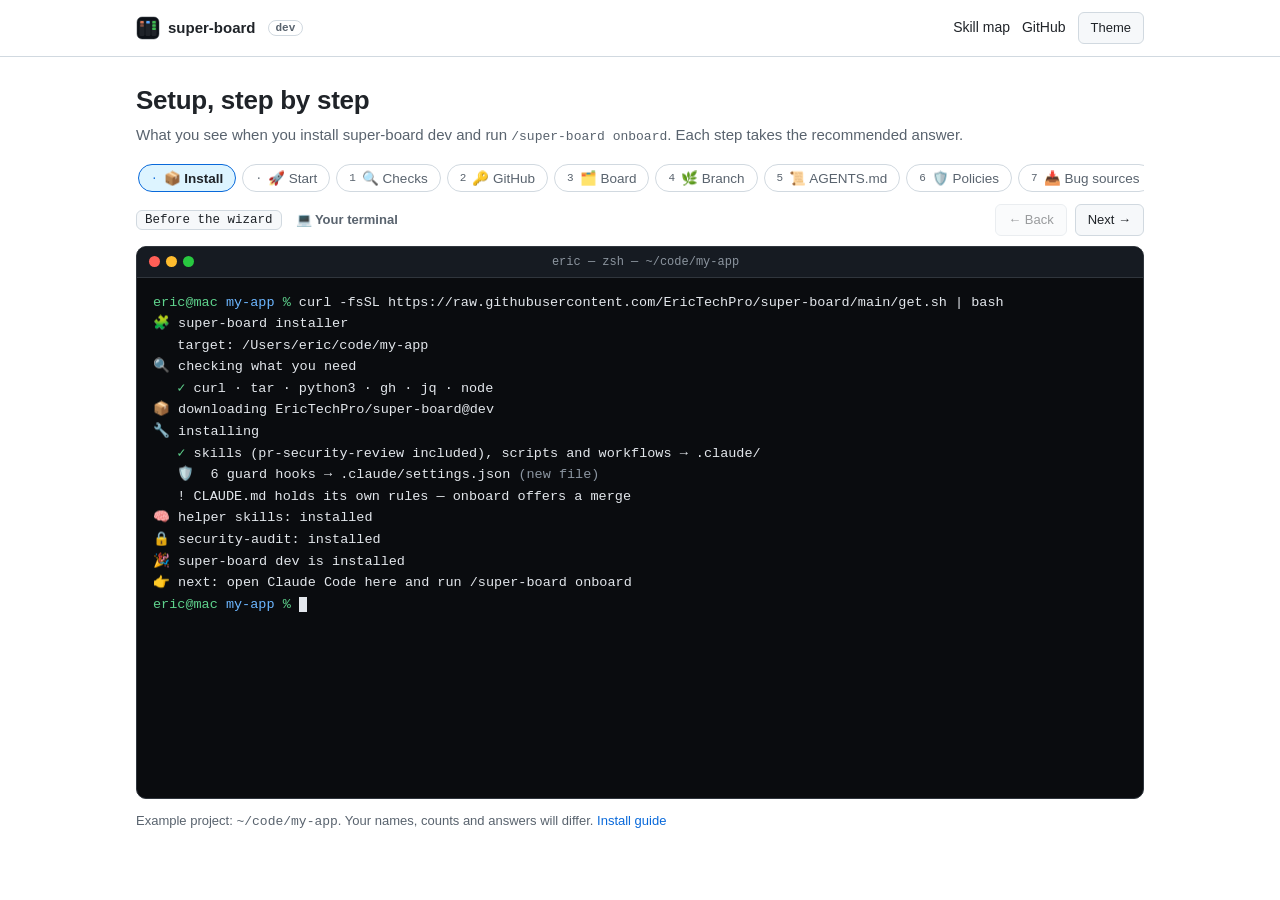
<file: diagrams/onboarding/index.html>
<!doctype html>
<html lang="en">
<head>
<meta charset="utf-8">
<meta name="viewport" content="width=device-width, initial-scale=1">
<title>super-board setup</title>
<meta name="description" content="What installing super-board and running /super-board onboard looks like, step by step.">
<link rel="icon" href="data:image/svg+xml,%3Csvg xmlns='http://www.w3.org/2000/svg' viewBox='0 0 96 96'%3E%3Crect x='4' y='4' width='88' height='88' rx='20' fill='%230d1117'/%3E%3Crect x='17' y='20' width='14' height='10' rx='2.5' fill='%23d97757'/%3E%3Crect x='41' y='20' width='14' height='10' rx='2.5' fill='%2358a6ff'/%3E%3Crect x='65' y='20' width='14' height='10' rx='2.5' fill='%233fb950'/%3E%3Crect x='65' y='33' width='14' height='10' rx='2.5' fill='%233fb950'/%3E%3C/svg%3E">
<style>
:root{
  --bg:#ffffff; --bg2:#f6f8fa; --fg:#1f2328; --muted:#59636e; --border:#d1d9e0;
  --accent:#0969da; --green:#1a7f37; --pill-on:#ddf4ff;
  --sans:-apple-system,BlinkMacSystemFont,"Segoe UI","Noto Sans",Helvetica,Arial,sans-serif;
  --mono:ui-monospace,SFMono-Regular,"SF Mono",Menlo,Consolas,"Liberation Mono",monospace;
}
@media (prefers-color-scheme: dark){
  :root:not([data-theme="light"]){--bg:#0d1117;--bg2:#151b23;--fg:#f0f6fc;--muted:#9198a1;--border:#3d444d;--accent:#4493f8;--green:#3fb950;--pill-on:#0c2d6b}
}
:root[data-theme="dark"]{--bg:#0d1117;--bg2:#151b23;--fg:#f0f6fc;--muted:#9198a1;--border:#3d444d;--accent:#4493f8;--green:#3fb950;--pill-on:#0c2d6b}
*{box-sizing:border-box}
html,body{margin:0;background:var(--bg);color:var(--fg);font:15px/1.5 var(--sans)}
a{color:var(--accent);text-decoration:none}
a:hover{text-decoration:underline}
code{font:13px var(--mono)}
/* top bar */
.top{border-bottom:1px solid var(--border);background:var(--bg)}
.top .in{max-width:1040px;margin:0 auto;padding:12px 16px;display:flex;align-items:center;gap:12px}
.logo{display:inline-flex;align-items:center;gap:8px;font-weight:700;color:var(--fg)!important;text-decoration:none!important}
.logo svg{width:24px;height:24px;display:block}
.vpill{font:600 11px var(--mono);border:1px solid var(--border);border-radius:999px;padding:1px 7px;color:var(--muted)}
.top .sp{flex:1}
.top .lk{font-size:14px;color:var(--fg)}
.btn{background:var(--bg2);color:var(--fg);border:1px solid var(--border);border-radius:6px;padding:5px 12px;font:inherit;font-size:13px;cursor:pointer}
.btn:hover:not(:disabled){border-color:var(--accent)}
.btn:disabled{opacity:.45;cursor:default}
main{max-width:1040px;margin:0 auto;padding:24px 16px 48px}
h1{font-size:26px;margin:0 0 4px;letter-spacing:-.01em}
.sub{color:var(--muted);margin:0 0 16px}
/* stepper */
.stepper{display:flex;gap:6px;overflow-x:auto;padding:2px 2px 10px;scrollbar-width:thin}
.pill{flex:none;display:flex;align-items:center;gap:6px;border:1px solid var(--border);background:var(--bg);color:var(--muted);border-radius:999px;padding:5px 12px;font:13.5px var(--sans);cursor:pointer;white-space:nowrap}
.pill .n{font:11px var(--mono)}
.pill:hover{border-color:var(--accent)}
.pill.cur{background:var(--pill-on);border-color:var(--accent);color:var(--fg);font-weight:600}
.pill.cur .n{color:var(--accent)}
.stepbar{display:flex;flex-wrap:wrap;align-items:center;gap:8px 14px;margin:2px 0 10px}
.stepbar .count{font:12.5px var(--mono);background:var(--bg2);border:1px solid var(--border);border-radius:6px;padding:2px 8px}
.stepbar .where{font-size:13px;font-weight:600;color:var(--muted)}
.stepbar .nav{display:flex;gap:8px;margin-left:auto}
/* terminal: always dark */
.term{background:#0a0c0f;color:#e3e7ec;border:1px solid #30363d;border-radius:10px;overflow:hidden}
.term .bar{display:flex;align-items:center;gap:6px;padding:8px 12px;background:#161b22;border-bottom:1px solid #30363d;font:12px var(--mono);color:#8b949e}
.term .dot{width:11px;height:11px;border-radius:50%;background:#ff5f57}.term .dot:nth-child(2){background:#febc2e}.term .dot:nth-child(3){background:#28c840}
.term .tt{flex:1;text-align:center;overflow:hidden;text-overflow:ellipsis;white-space:nowrap;margin-right:40px}
.screen{display:none;padding:14px 16px 18px;font:13.5px/1.6 var(--mono);min-height:520px;white-space:pre-wrap;word-break:break-word}
.screen.on{display:block}
.zp{color:#5fd38d}.zp i{font-style:normal;color:#6cb6ff}
.ok{color:#5fd38d}.warn{color:#f2c66d}.info{color:#6cb6ff}.dim{color:#8b95a0}.faint{color:#56606b}.cl{color:#d97757}.b{font-weight:700}
.welcome{border:1px solid #d97757;border-radius:6px;padding:6px 12px;margin:2px 0 10px;max-width:470px}
.um{color:#8b95a0;margin:8px 0}.um b{color:#e3e7ec;font-weight:400}
.msg{display:flex;gap:8px;margin:8px 0}.msg>span:first-child{flex:none;width:12px}
.g{color:#5fd38d}
.tres{padding-left:20px;color:#8b95a0}
.agenda{font-size:12px;border:1px solid #2a313b;border-radius:6px;padding:4px 8px;margin:0 0 10px;line-height:1.9;background:#0d1117;white-space:normal}
.agenda span{display:inline-block;margin-right:6px;color:#56606b}
.agenda .dn{color:#5fd38d}.agenda .on{color:#fff;background:#1b2c42;border-radius:4px;padding:0 5px}
.ansr{color:#8b95a0}.ansr b{color:#e3e7ec;font-weight:400}
.scrollback{color:#56606b;font-size:12px;margin-bottom:8px}
.cursor{background:#e3e7ec}
.foot{color:var(--muted);font-size:13px;margin-top:12px}
@media (max-width:700px){
  h1{font-size:22px}
  .screen{font-size:12px;padding:10px 10px 14px;min-height:440px}
  .stepbar .nav{width:100%}.stepbar .nav .btn{flex:1}
  .top .lk.hide-s{display:none}
}
</style>
</head>
<body>
<header class="top"><div class="in">
  <a class="logo" href="../"><svg viewBox="0 0 96 96" aria-hidden="true"><rect x="4" y="4" width="88" height="88" rx="20" fill="#0d1117" stroke="#3d444d" stroke-width="2"/><rect x="14" y="16" width="20" height="64" rx="5" fill="#fff" fill-opacity=".08"/><rect x="38" y="16" width="20" height="64" rx="5" fill="#fff" fill-opacity=".08"/><rect x="62" y="16" width="20" height="64" rx="5" fill="#fff" fill-opacity=".08"/><rect x="17" y="20" width="14" height="10" rx="2.5" fill="#d97757"/><rect x="17" y="33" width="14" height="10" rx="2.5" fill="#d97757" fill-opacity=".55"/><rect x="41" y="20" width="14" height="10" rx="2.5" fill="#58a6ff"/><rect x="65" y="20" width="14" height="10" rx="2.5" fill="#3fb950"/><rect x="65" y="33" width="14" height="10" rx="2.5" fill="#3fb950"/><rect x="65" y="46" width="14" height="10" rx="2.5" fill="#3fb950"/></svg>super-board</a>
  <span class="vpill"><span data-sb-version="v">dev</span></span>
  <span class="sp"></span>
  <a class="lk hide-s" href="../skill-map/">Skill map</a>
  <a class="lk" href="https://github.com/EricTechPro/super-board">GitHub</a>
  <button class="btn" id="tt" type="button" aria-label="Toggle light or dark theme">Theme</button>
</div></header>

<main>
  <h1>Setup, step by step</h1>
  <p class="sub">What you see when you install super-board <span data-sb-version>dev</span> and run <code>/super-board onboard</code>. Each step takes the recommended answer.</p>

  <nav class="stepper" id="stepper" aria-label="Steps"></nav>
  <div class="stepbar">
    <span class="count" id="count"></span>
    <span class="where" id="where"></span>
    <span class="nav"><button class="btn" id="back" type="button">← Back</button><button class="btn" id="next" type="button">Next →</button></span>
  </div>

  <div class="term">
    <div class="bar"><span class="dot"></span><span class="dot"></span><span class="dot"></span><span class="tt" id="ttl"></span></div>

<div class="screen" data-id="install" data-n="Install" data-e="📦" data-w="t"><span class="zp">eric@mac <i>my-app</i> %</span> curl -fsSL https://raw.githubusercontent.com/EricTechPro/super-board/main/get.sh | bash
🧩 super-board installer
   target: /Users/eric/code/my-app
🔍 checking what you need
   <span class="ok">✓</span> curl · tar · python3 · gh · jq · node
📦 downloading EricTechPro/super-board@<span data-sb-version="v">dev</span>
🔧 installing
   <span class="ok">✓</span> skills (pr-security-review included), scripts and workflows → .claude/
   🛡️  6 guard hooks → .claude/settings.json <span class="dim">(new file)</span>
   ! CLAUDE.md holds its own rules — onboard offers a merge
🧠 helper skills: installed
🔒 security-audit: installed
🎉 super-board <span data-sb-version>dev</span> is installed
👉 next: open Claude Code here and run /super-board onboard
<span class="zp">eric@mac <i>my-app</i> %</span> <span class="cursor">&nbsp;</span></div>

<div class="screen" data-id="start" data-n="Start" data-e="🚀" data-w="c"><span class="zp">eric@mac <i>my-app</i> %</span> claude
<div class="welcome"><span class="cl">✻</span> Welcome to <span class="b">Claude Code</span>!

  <span class="dim">/help for help, /status for your current setup</span>

  <span class="dim">cwd: /Users/eric/code/my-app</span></div><div class="um">&gt; <b>/super-board onboard</b></div><div class="msg"><span class="g">⏺</span><span><span class="b">Skill</span><span class="dim">(super-board)</span></span></div><div class="tres">⎿  Successfully loaded skill</div><div class="msg"><span>⏺</span><span><span class="b">super-board setup — 8 steps.</span> Enter takes the recommended answer.
  1 🔍 Checks       install or update what the board needs
  2 🔑 GitHub       sign in so I can manage boards
  3 🗂️ Board        pick or create your project board
  4 🌿 Branch       choose where finished work merges
  5 📜 AGENTS.md    move your rules into one file
  6 🛡️ Policies     what the robot may do alone
  7 📥 Bug sources  where to find problems to fix
  8 ✅ Review       check every answer, then save once
<span class="dim">Stop any time; re-run continues. Live site only? /super-qa &lt;url&gt;.</span></span></div></div>

<div class="screen" data-id="checks" data-n="Checks" data-e="🔍" data-w="c" data-why="install or update what the board needs."><div class="msg"><span class="g">⏺</span><span><span class="b">Bash</span><span class="dim">(python3 .claude/bin/super-board-setup.py fix --text)</span></span></div><div class="tres">⎿  <span class="ok">5 fixed · all green</span></div><div class="msg"><span>⏺</span><span><span class="b">Fixed for you:</span>
  <span class="ok">✓</span> super-board skills and scripts installed
  <span class="ok">✓</span> board engine (workflow) installed
  <span class="ok">✓</span> 6 safety guards switched on
  <span class="ok">✓</span> settings.json entries added (backup kept)
  <span class="ok">✓</span> git repo found
  <span class="ok">✓</span> Matt Pocock's coding skills (tests, code review, debugging) present</span></div><div class="msg"><span class="g">⏺</span><span><span class="b">Bash</span><span class="dim">(node --check .claude/workflows/super-board-wave.js)</span></span></div><div class="tres">⎿  <span class="ok">ok</span> <span class="dim">· dynamic workflows must be ON in /config</span></div></div>

<div class="screen" data-id="github" data-n="GitHub" data-e="🔑" data-w="c" data-why="sign in so I can manage boards."><div class="msg"><span class="g">⏺</span><span><span class="b">Bash</span><span class="dim">(gh auth status)</span></span></div><div class="tres">⎿  <span class="ok">signed in as erictech · project, read:project, repo</span></div><div class="msg"><span class="g">⏺</span><span><span class="b">Bash</span><span class="dim">(git remote get-url origin)</span></span></div><div class="tres">⎿  <span class="ok">github.com/erictech/my-app</span></div><div class="msg"><span>⏺</span><span><span class="ok">✓ GitHub connected.</span></span></div><div class="tres faint">⎿  saved to .claude/super-board/onboard-answers.json</div></div>

<div class="screen" data-id="board" data-n="Board" data-e="🗂️" data-w="c" data-why="the robot takes tickets from here."><div class="msg"><span>⏺</span><span>Columns: <span class="ok">✓</span> Backlog <span class="ok">✓</span> Ready <span class="ok">✓</span> Building <span class="ok">✓</span> QA <span class="ok">✓</span> Review <span class="ok">✓</span> Blocked <span class="ok">✓</span> Done
<span class="dim">Labels: feature · bug · qa (qa skips Building; no label = feature)</span></span></div><div class="msg"><span>⏺</span><span class="ansr">User answered Claude's questions:
  ⎿  · Which board? → <b>Use Ledgerly Roadmap (#4) — 5 of 7 columns match, I'll add QA, Blocked</b></span></div><div class="msg"><span class="g">⏺</span><span><span class="b">Bash</span><span class="dim">(python3 .claude/bin/super-board-setup.py board-migrate --owner erictech --number 4)</span></span></div><div class="tres">⎿  <span class="ok">Ledgerly Roadmap ready · added QA, Blocked · labels qa, bug, feature</span></div><div class="tres faint">⎿  saved to .claude/super-board/onboard-answers.json</div></div>

<div class="screen" data-id="branch" data-n="Branch" data-e="🌿" data-w="c" data-why="where finished work merges."><div class="msg"><span>⏺</span><span>Found: main (deploys to production via Vercel), no staging.</span></div><div class="msg"><span>⏺</span><span class="ansr">User answered Claude's questions:
  ⎿  · Where should finished work merge? → <b>Create staging from main</b> <span class="faint">(nothing goes live until you move it to main)</span></span></div><div class="msg"><span class="g">⏺</span><span><span class="b">Bash</span><span class="dim">(git push origin main:staging)</span></span></div><div class="tres">⎿  <span class="ok">* [new branch] main -> staging</span></div><div class="tres faint">⎿  saved to .claude/super-board/onboard-answers.json</div></div>

<div class="screen" data-id="agents" data-n="AGENTS.md" data-e="📜" data-w="c" data-why="Claude reads AGENTS.md; CLAUDE.md becomes &quot;@AGENTS.md&quot;."><div class="msg"><span>⏺</span><span class="ansr">User answered Claude's questions:
  ⎿  · Move your 31 CLAUDE.md rules into AGENTS.md? → <b>Yes, move them</b> <span class="faint">(backup first, diff before saving)</span></span></div><div class="msg"><span>⏺</span><span class="ansr">User answered Claude's questions:
  ⎿  · Conflict 1 of 1 — Tests: which rule wins? → <b>"pnpm test:unit only; e2e in CI" — CLAUDE.md:9</b></span></div><div class="msg"><span class="g">⏺</span><span><span class="b">Bash</span><span class="dim">(super-board-agents-md.py coverage &amp;&amp; check)</span></span></div><div class="tres">⎿  <span class="ok">31/31 rules kept · 118 lines</span> <span class="dim">· written at step 8</span></div><div class="tres faint">⎿  saved to .claude/super-board/onboard-answers.json</div></div>

<div class="screen" data-id="policies" data-n="Policies" data-e="🛡️" data-w="c" data-why="what the robot may do alone."><div class="msg"><span>⏺</span><span class="ansr">User answered Claude's questions:
  ⎿  · Use the safe defaults? → <b>Yes</b>
     <span class="faint">robot merges normal changes · money/logins/DB wait for you · no pushes to main · migrate test + staging only</span>
  ⎿  · Let it run its commands without asking each time? → <b>Yes, add 7 lines to settings.json</b></span></div><div class="tres dim">merge_policy.default auto · always_human: money, auth, schema · push guard on (main, master, staging) · migrations.allowed_envs: test, staging
<span class="ok">+ Bash(gh project:*) + Bash(gh issue:*) + Bash(gh pr:*) + Bash(gh pr merge:*) + Bash(bash .claude/bin/super-board-merge-gate.sh:*) + Bash(bash .claude/bin/super-board-env-check.sh:*) + Bash(pnpm test:*)</span></div><div class="tres faint">⎿  saved to .claude/super-board/onboard-answers.json</div></div>

<div class="screen" data-id="sources" data-n="Bug sources" data-e="📥" data-w="c" data-why="where to find problems to fix."><div class="msg"><span>⏺</span><span class="ansr">User answered Claude's questions:
  ⎿  · Where should I look for problems? → <b>Sentry, GitHub issues, Past PRs, Architecture</b></span></div><div class="msg"><span class="g">⏺</span><span><span class="b">Bash</span><span class="dim">(collect_sentry.py ping · gh api graphql viewer)</span></span></div><div class="tres">⎿  read-only checks</div><div class="msg"><span>⏺</span><span><span class="ok">✅</span> sentry — can read issues (9 unresolved)
<span class="ok">✅</span> github · prs · architecture</span></div><div class="tres faint">⎿  saved to .claude/super-board/onboard-answers.json</div></div>

<div class="screen" data-id="review" data-n="Review" data-e="✅" data-w="c" data-why="nothing is written until you say so."><div class="msg"><span>⏺</span><span>  Board    Ledgerly Roadmap #4 (+QA)    Branch   staging (new)
  Rules    safe defaults                Perms    7 lines
  AGENTS   rules moved, CLAUDE.md→@     Sources  sentry, github, prs, arch</span></div><div class="msg"><span>⏺</span><span class="ansr">User answered Claude's questions:
  ⎿  · Write everything? → <b>Write everything</b></span></div><div class="msg"><span class="g">⏺</span><span><span class="b">Bash</span><span class="dim">(write config · .gitignore · settings.json · AGENTS.md · CLAUDE.md · docs)</span></span></div><div class="tres">⎿  <span class="ok">done (backups first) · PROJECT.md drafted</span></div></div>

<div class="screen" data-id="done" data-n="Done" data-e="🎉" data-w="c"><div class="msg"><span class="g">⏺</span><span><span class="b">Bash</span><span class="dim">(self-check)</span></span></div><div class="tres">⎿  <span class="ok">all good</span></div><div class="msg"><span>⏺</span><span><span class="ok b">🎉 Onboard complete.</span>
📋 Board: github.com/users/erictech/projects/4 (Ledgerly Roadmap)
🧹 Next: <span class="info">/super-board lint</span> — checks every ticket has clear success criteria.
🤖 Then: <span class="info">/super-board run</span>.</span></div></div>

  </div>
  <p class="foot">Example project: <code>~/code/my-app</code>. Your names, counts and answers will differ. <a href="https://github.com/EricTechPro/super-board#install">Install guide</a></p>
</main>

<script>
(function(){
  var root=document.documentElement;
  function sget(k){try{return localStorage.getItem(k);}catch(e){return null;}}
  function sset(k,v){try{localStorage.setItem(k,v);}catch(e){}}
  var th=sget('sb-theme'); if(th) root.setAttribute('data-theme',th);
  document.getElementById('tt').onclick=function(){
    var cur=root.getAttribute('data-theme')||(matchMedia('(prefers-color-scheme: dark)').matches?'dark':'light');
    var n=cur==='dark'?'light':'dark'; root.setAttribute('data-theme',n); sset('sb-theme',n);
  };
  var screens=[].slice.call(document.querySelectorAll('.screen'));
  var WIZ=screens.filter(function(s){return s.dataset.why;});
  var stepper=document.getElementById('stepper'), i=0;
  // agenda strip + header line on every wizard step
  WIZ.forEach(function(s,k){
    var strip=WIZ.map(function(x,j){return '<span class="'+(j<k?'dn':j===k?'on':'')+'">'+(j<k?'✓':j+1)+' '+x.dataset.n+'</span>';}).join('');
    s.insertAdjacentHTML('afterbegin','<div class="scrollback">╌╌ earlier steps scrolled up ╌╌</div><div class="agenda">'+strip+'</div><div class="msg"><span>⏺</span><span><span class="b">'+(k+1)+' of '+WIZ.length+' · '+s.dataset.e+' '+s.dataset.n+'</span> <span class="dim">— '+s.dataset.why+'</span></span></div>');
  });
  screens.forEach(function(s,k){
    var b=document.createElement('button'); b.type='button'; b.className='pill';
    var w=WIZ.indexOf(s);
    b.innerHTML='<span class="n">'+(w>=0?w+1:'·')+'</span>'+s.dataset.e+' '+s.dataset.n;
    b.onclick=function(){go(k);}; stepper.appendChild(b);
  });
  function go(k){
    if(k<0||k>=screens.length)return; i=k; var s=screens[i], w=WIZ.indexOf(s);
    screens.forEach(function(x,j){x.classList.toggle('on',j===i);stepper.children[j].classList.toggle('cur',j===i);});
    stepper.children[i].scrollIntoView({block:'nearest',inline:'center'});
    document.getElementById('count').textContent=w>=0?'Step '+(w+1)+' of '+WIZ.length:s.dataset.id==='install'?'Before the wizard':s.dataset.id==='start'?'Wizard start':'Finished';
    document.getElementById('where').textContent=s.dataset.w==='t'?'💻 Your terminal':'✻ Inside Claude Code';
    document.getElementById('ttl').textContent=s.dataset.w==='t'?'eric — zsh — ~/code/my-app':'eric — claude — ~/code/my-app';
    document.getElementById('back').disabled=i===0;
    document.getElementById('next').disabled=i===screens.length-1;
    try{history.replaceState(null,'','#'+s.dataset.id);}catch(e){}
  }
  document.getElementById('back').onclick=function(){go(i-1);};
  document.getElementById('next').onclick=function(){go(i+1);};
  document.addEventListener('keydown',function(e){if(e.key==='ArrowRight')go(i+1);else if(e.key==='ArrowLeft')go(i-1);});
  var h=location.hash.slice(1), start=0; screens.forEach(function(s,k){if(s.dataset.id===h)start=k;});
  go(start);
})();
</script>
</body>
</html>
</file>
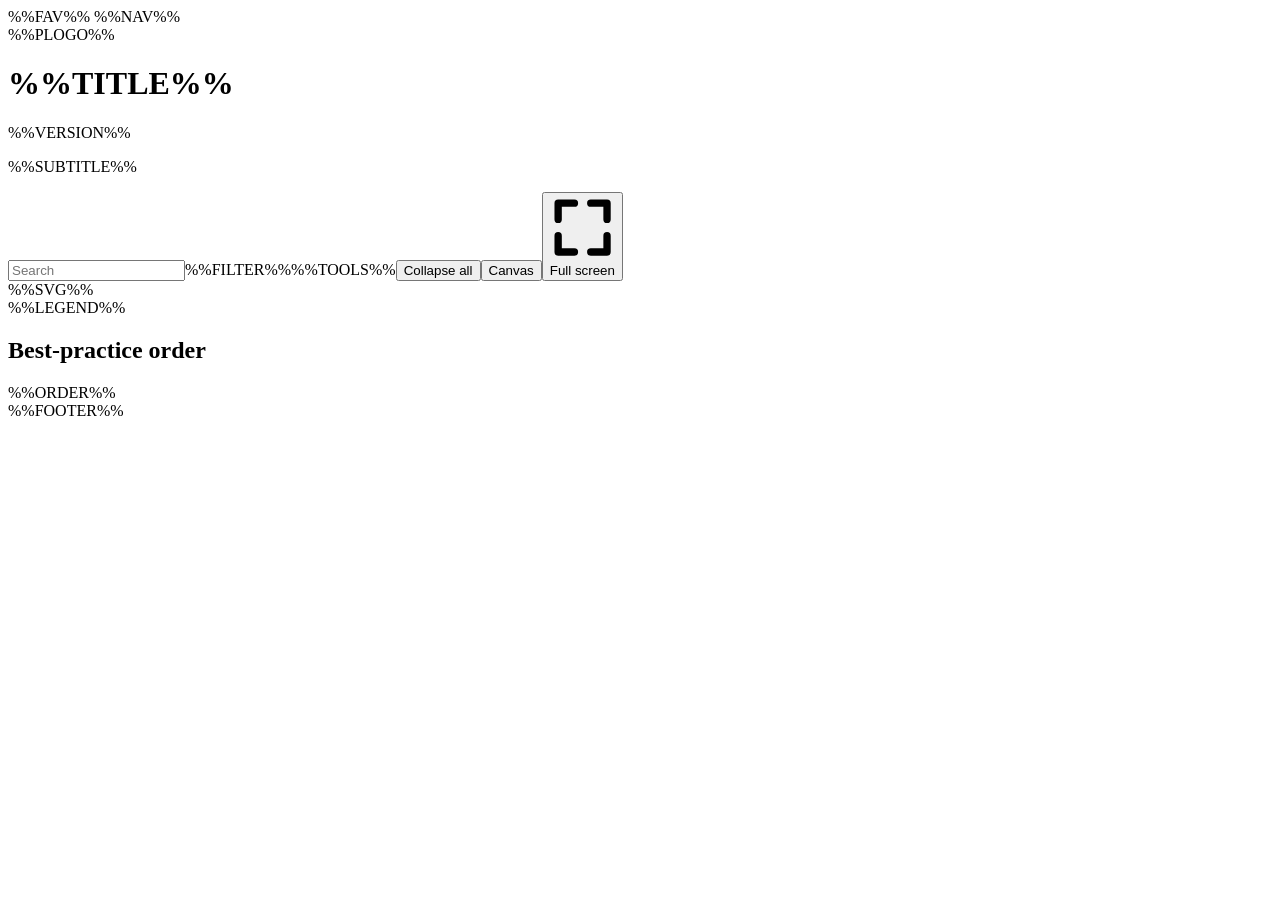
<file: diagrams/_shared/shell.html>
<!doctype html><html lang="en"><head><meta charset="utf-8"><meta name="viewport" content="width=device-width,initial-scale=1,viewport-fit=cover">
<title>%%TITLE%%</title>
%%FAV%%
<style>
%%SHELLCSS%%
%%SMCSS%%
%%PAGECSS%%
</style></head><body>
%%NAV%%
<main class="sm-main">
<div class="sm-head">%%PLOGO%%<h1>%%TITLE%%</h1><span class="vpill">%%VERSION%%</span></div>
<p class="sm-sub">%%SUBTITLE%%</p>
<div class="sm-hero" id="hero"><div class="tb"><input type="search" id="q" placeholder="Search" aria-label="Search">%%FILTER%%<span class="sp2"></span>%%TOOLS%%<span class="cvc" id="cvc" hidden><button type="button" class="tbb sq" id="cv-out" aria-label="Zoom out">−</button><button type="button" class="tbb sq" id="cv-in" aria-label="Zoom in">+</button><button type="button" class="tbb" id="cv-fit">Fit</button><button type="button" class="tbb" id="cv-reset">Reset layout</button></span><button type="button" class="tbb" id="cv-col" aria-label="Collapse all groups">Collapse all</button><button type="button" class="tbb" id="cv-on" aria-pressed="false" title="Pan, zoom and rearrange the map">Canvas</button><button type="button" class="tbb" id="fsb" aria-label="Full screen"><svg viewBox="0 0 16 16" fill="none" stroke="currentColor" stroke-width="1.8" stroke-linecap="round" stroke-linejoin="round" aria-hidden="true"><path d="M2 6V2h4M10 2h4v4M14 10v4h-4M6 14H2v-4"/></svg><span id="fst">Full screen</span></button></div>
<div class="fpill" id="fpill" hidden></div>
<div class="scroll" id="sc">%%SVG%%</div>
%%LEGEND%%
<dialog id="pop" aria-label="Details"></dialog></div>
<h2>Best-practice order</h2>
<div class="sm-order">%%ORDER%%</div>
<footer class="sm-foot">%%FOOTER%%</footer>
</main>
<script>
%%SMJS%%
var SMPAGE=null;
%%PAGEJS%%
%%SHELLJS%%
%%CANVASJS%%
</script></body></html>
</file>
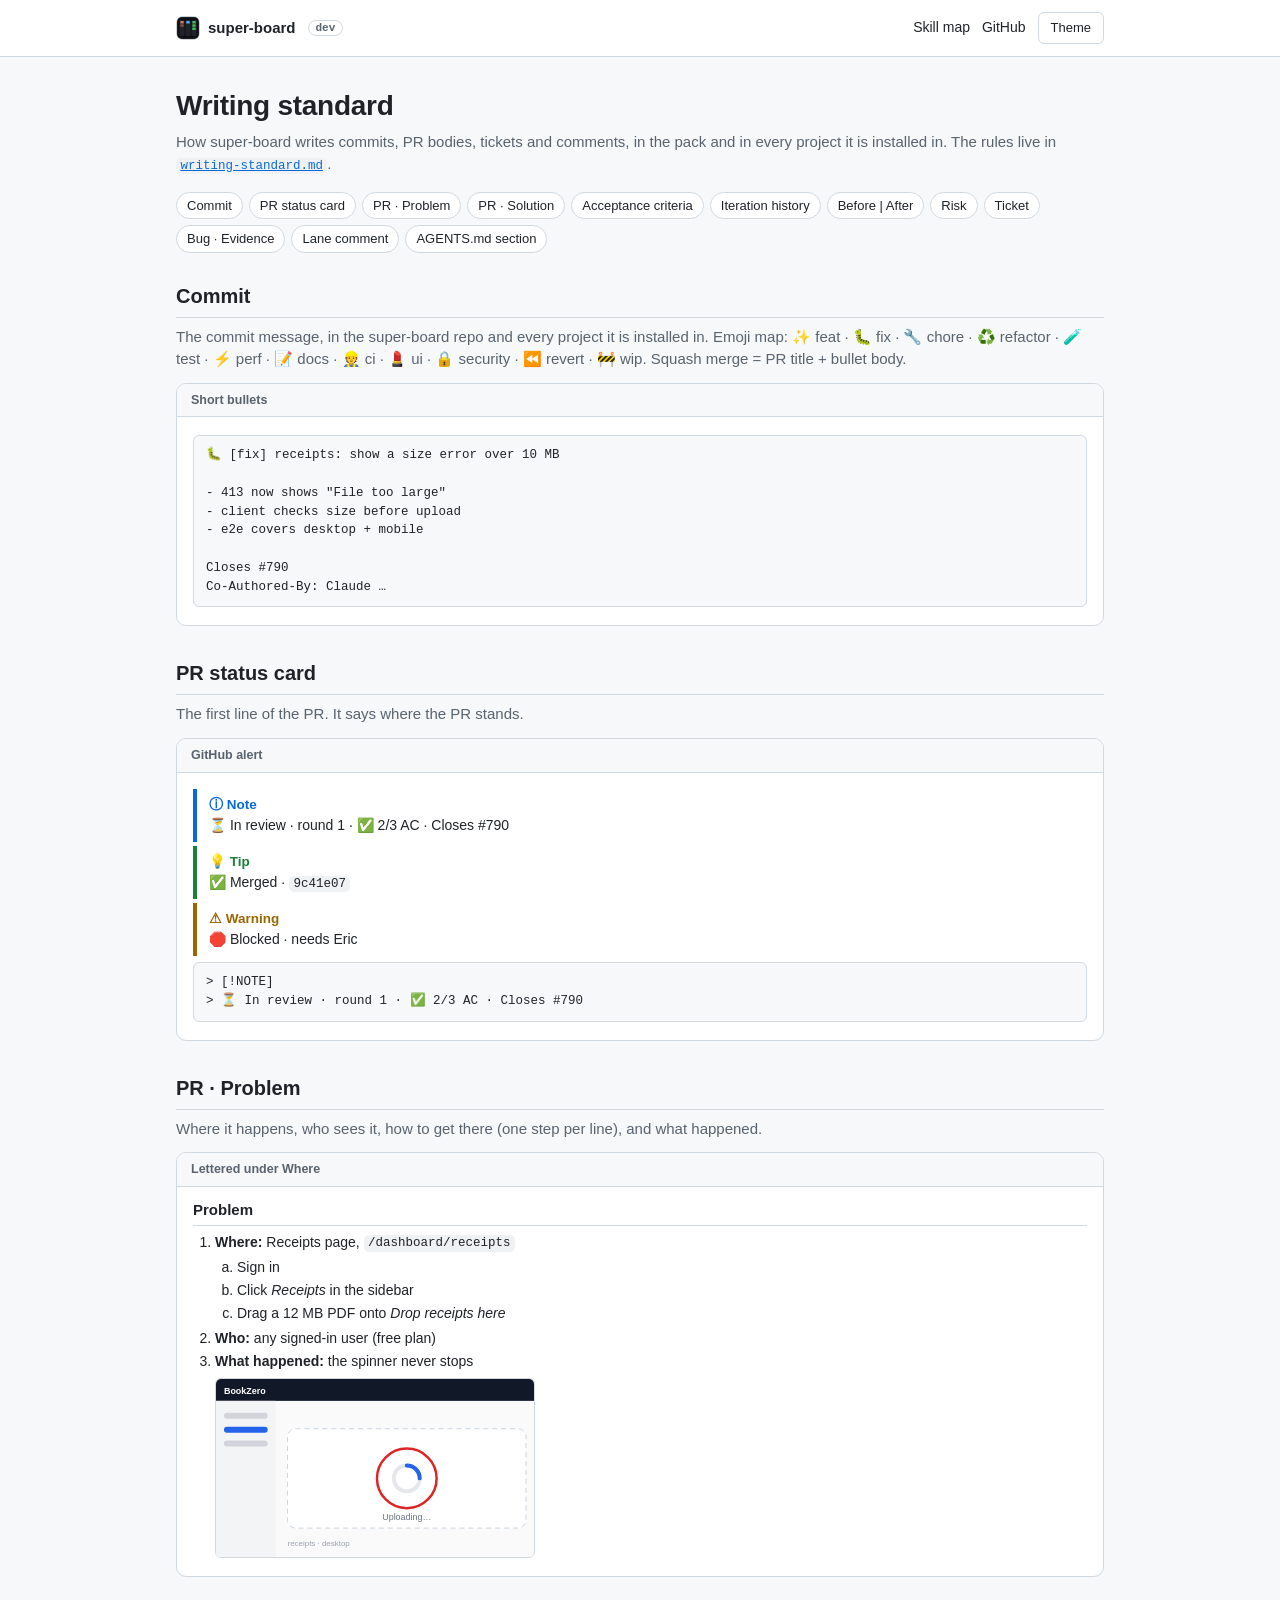
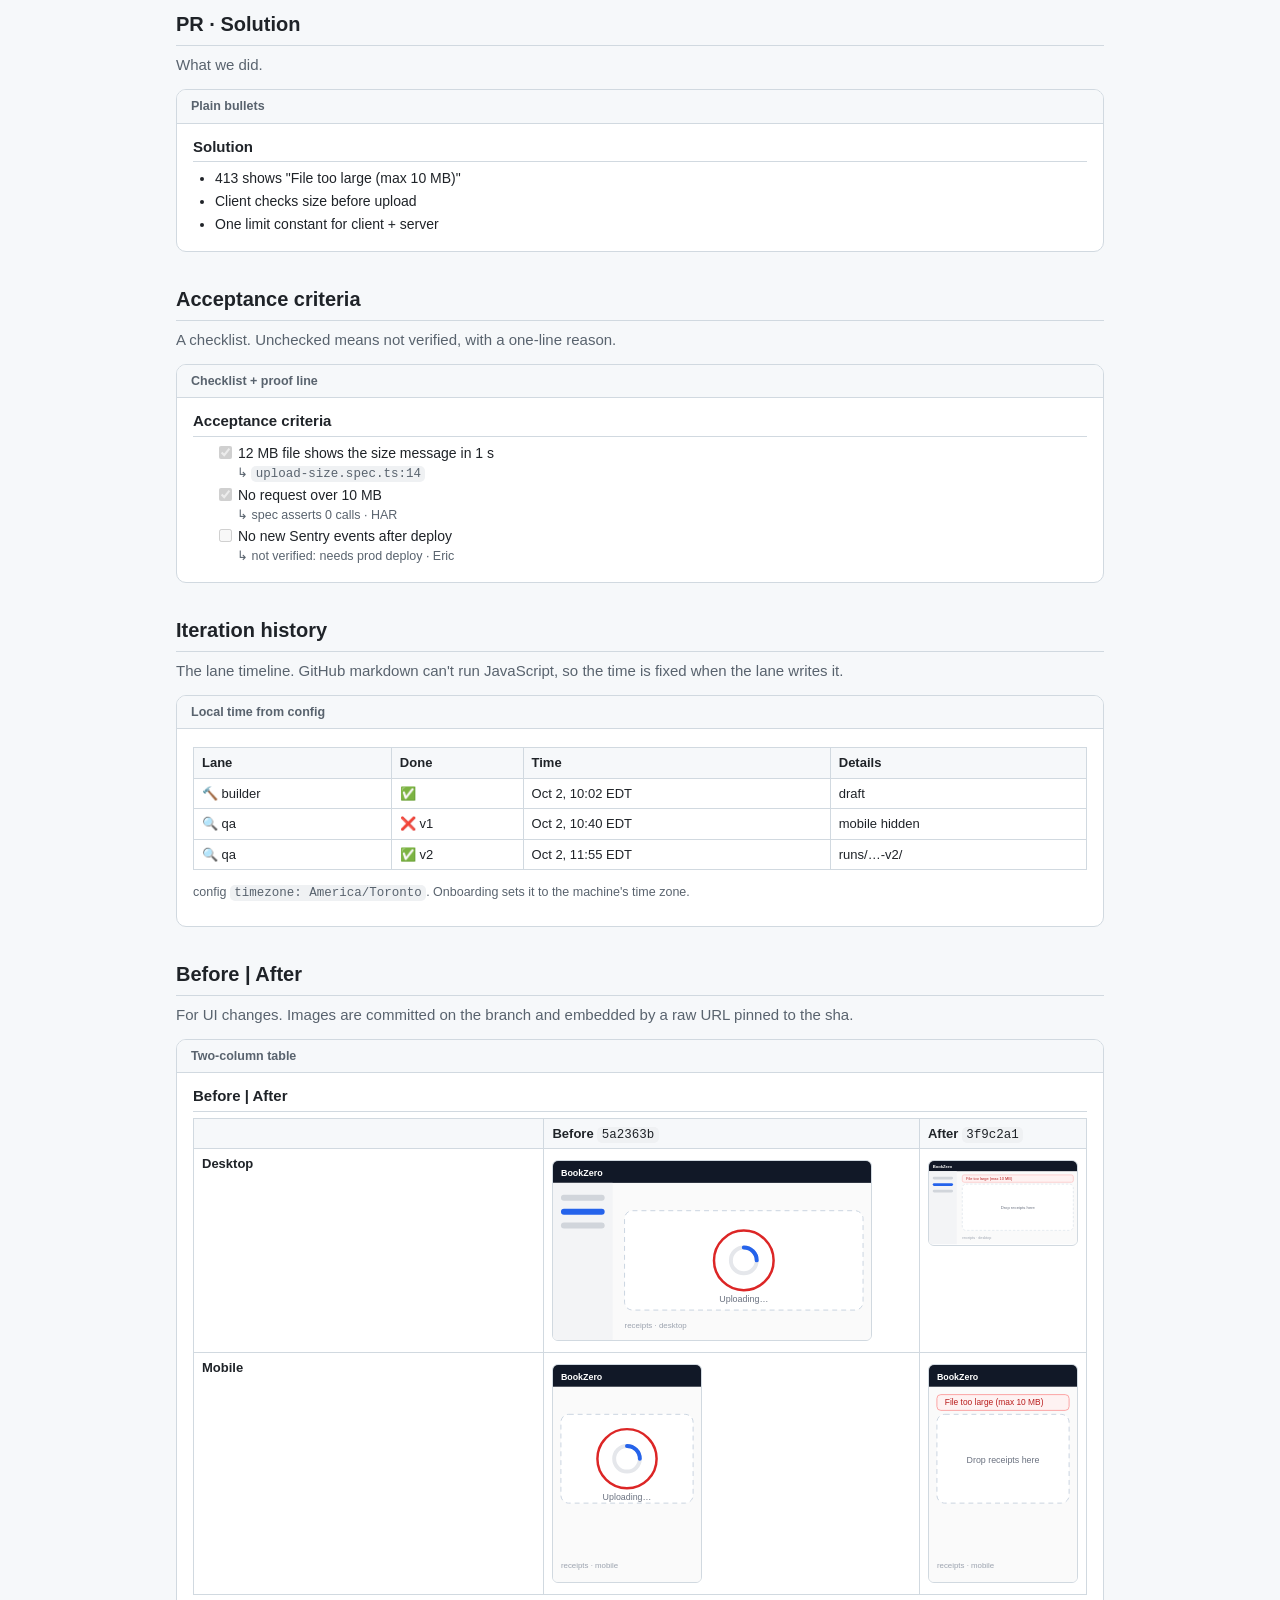
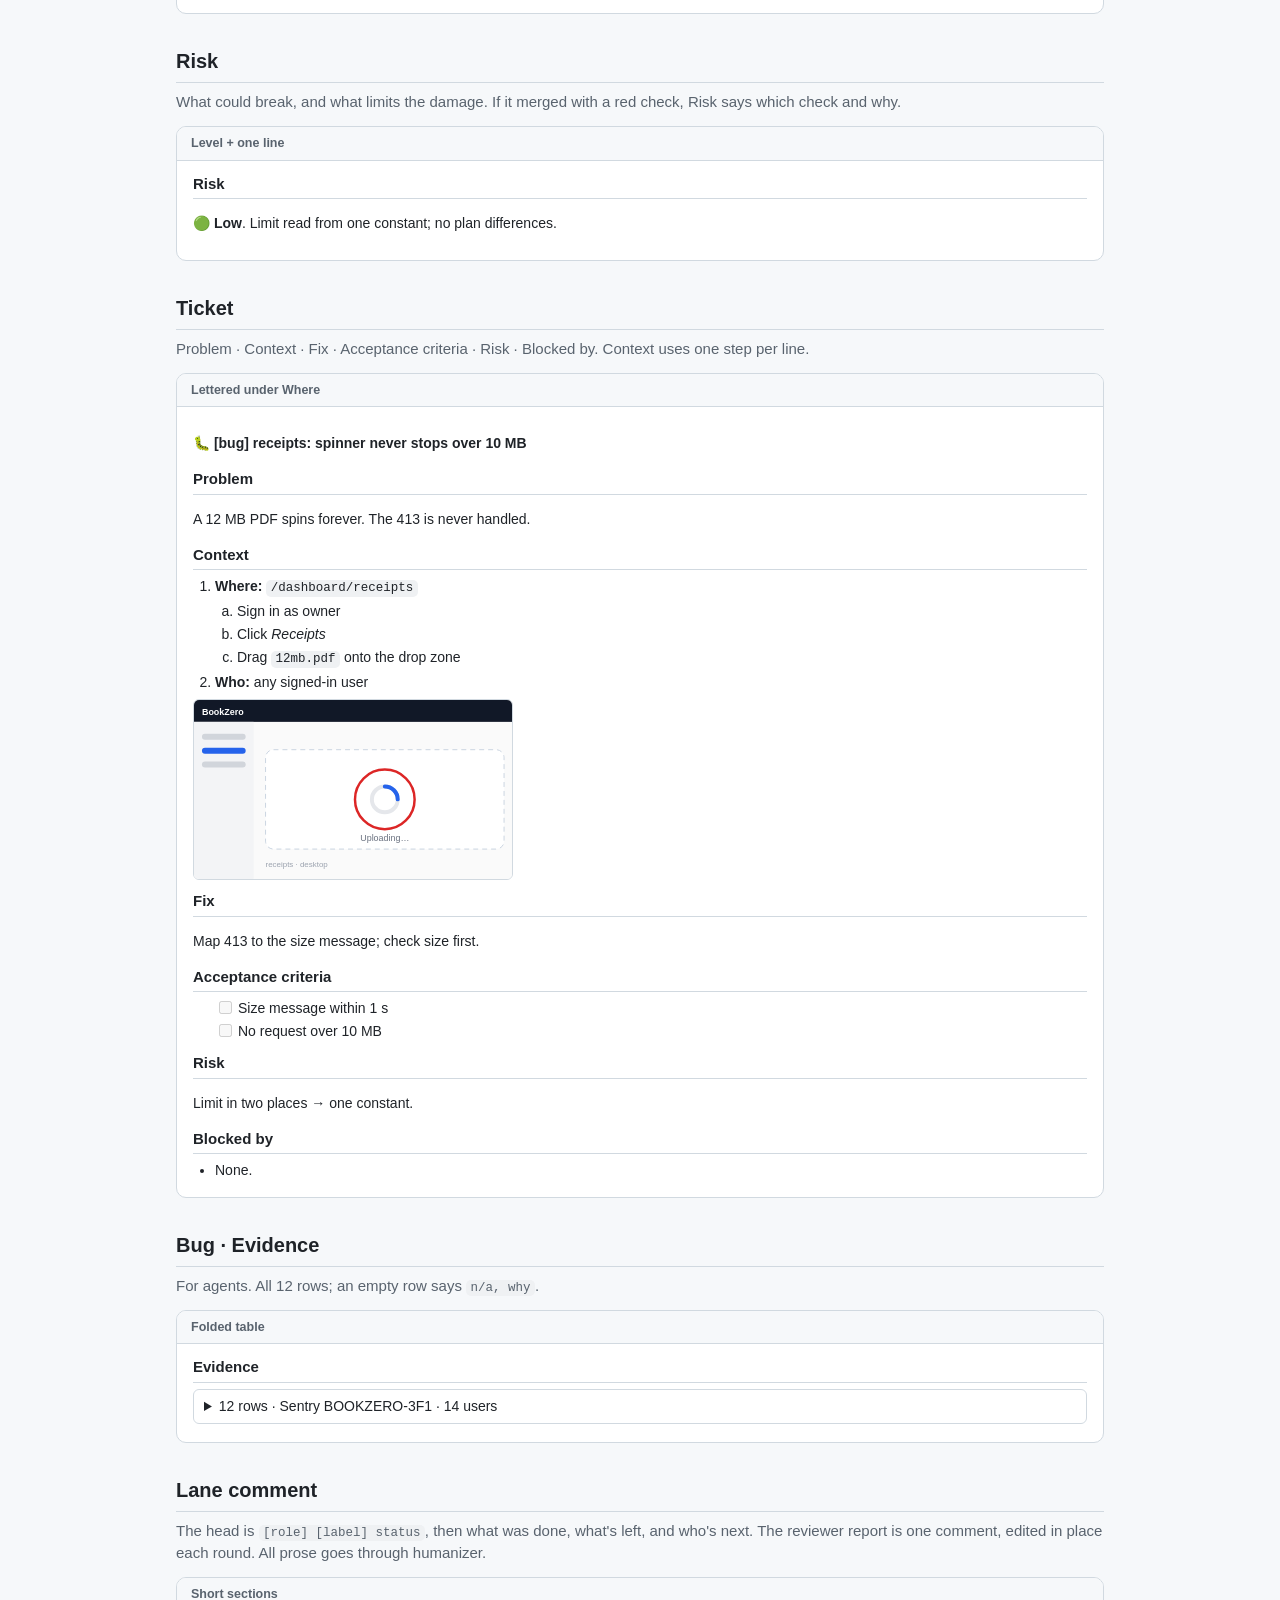
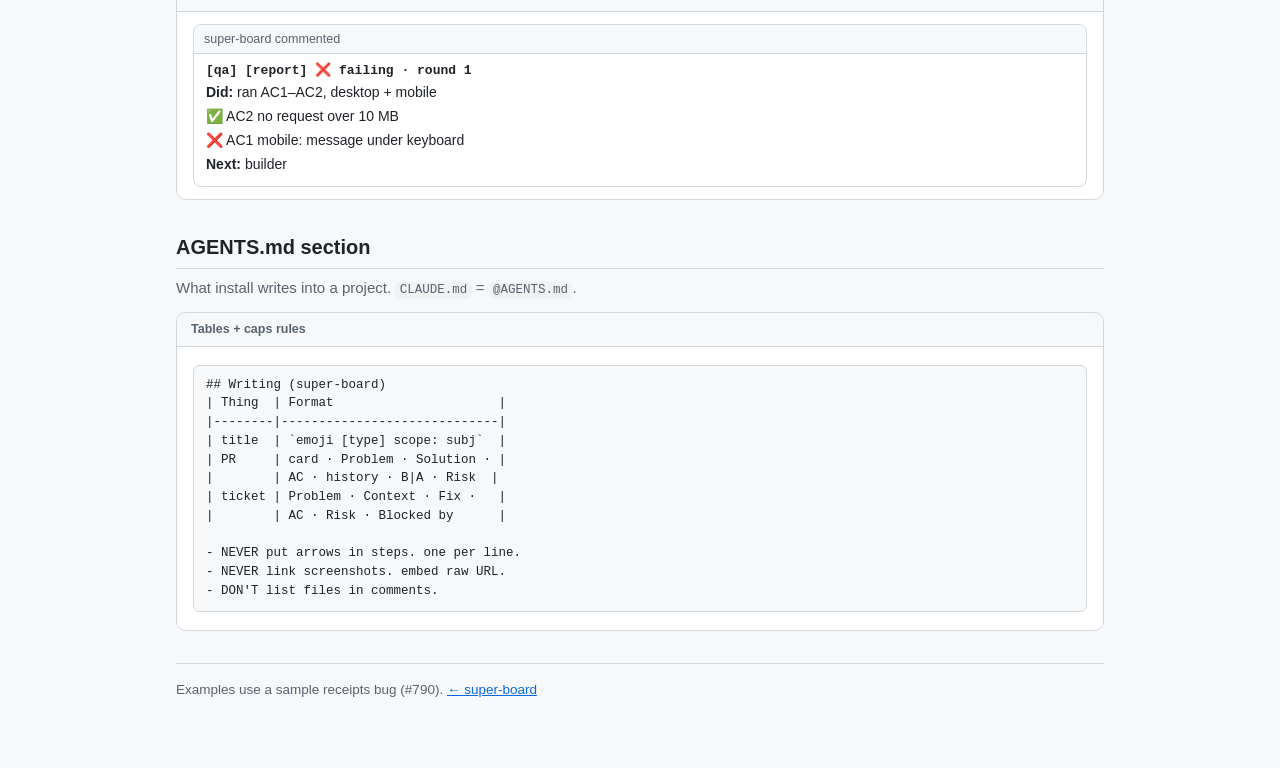
<file: diagrams/writing-standard/reference.html>
<!doctype html>
<html lang="en">
<head>
<meta charset="utf-8">
<meta name="viewport" content="width=device-width, initial-scale=1">
<title>super-board writing standard</title>
<meta name="description" content="How super-board writes commits, PR bodies, tickets and comments.">
<!-- Generated from index.html (the pick-a-format carousel) by keeping each slide's chosen option. -->
<style>

:root{
  --bg:#f6f8fa; --card:#ffffff; --fg:#1f2328; --muted:#59636e; --border:#d1d9e0;
  --accent:#0969da; --code-bg:#eff1f3; --pre-bg:#f6f8fa; --green:#1a7f37; --red:#d1242f;
  --amber:#9a6700; --pick:#1f883d; --note-bg:#ddf4ff; --note-bd:#0969da;
}
@media (prefers-color-scheme: dark){
  :root:not([data-theme="light"]){
    --bg:#0d1117; --card:#151b23; --fg:#e6edf3; --muted:#9198a1; --border:#3d444d;
    --accent:#4493f8; --code-bg:#262c36; --pre-bg:#0d1117; --green:#3fb950; --red:#f85149;
    --amber:#d29922; --pick:#3fb950; --note-bg:#0c2d6b; --note-bd:#4493f8;
  }
}
:root[data-theme="dark"]{
  --bg:#0d1117; --card:#151b23; --fg:#e6edf3; --muted:#9198a1; --border:#3d444d;
  --accent:#4493f8; --code-bg:#262c36; --pre-bg:#0d1117; --green:#3fb950; --red:#f85149;
  --amber:#d29922; --pick:#3fb950; --note-bg:#0c2d6b; --note-bd:#4493f8;
}
*{box-sizing:border-box}
html,body{margin:0;background:var(--bg);color:var(--fg);font:15px/1.5 -apple-system,BlinkMacSystemFont,"Segoe UI","Noto Sans",Helvetica,Arial,sans-serif}
.render{padding:12px 16px;font-size:14px;min-width:0;overflow-x:auto}
.render h3{font-size:15px;margin:10px 0 6px;padding-bottom:3px;border-bottom:1px solid var(--border)}
.render h3:first-child{margin-top:0}
.render ul,.render ol{margin:4px 0;padding-left:22px}
.render li{margin:2px 0}
.render ol ol{list-style:lower-alpha}
.render ol.num ol{list-style:decimal}
code{font:12.5px ui-monospace,SFMono-Regular,Menlo,monospace;background:var(--code-bg);padding:.1em .35em;border-radius:5px}
pre{font:12.5px/1.5 ui-monospace,SFMono-Regular,Menlo,monospace;background:var(--pre-bg);border:1px solid var(--border);border-radius:6px;padding:10px 12px;overflow-x:auto;margin:6px 0;white-space:pre}
table{border-collapse:collapse;width:100%;font-size:13px;margin:6px 0}
th,td{border:1px solid var(--border);padding:5px 8px;text-align:left;vertical-align:top}
th{background:var(--pre-bg)}
.task{list-style:none;margin-left:-20px}
.task input{margin-right:6px;vertical-align:-1px}
.why{display:block;color:var(--muted);font-size:12.5px;margin-left:22px}
.alert{border-left:4px solid var(--note-bd);padding:6px 12px;margin:4px 0}
.alert .t{color:var(--accent);font-weight:600;font-size:13.5px}
.alert.warn{border-color:var(--amber)} .alert.warn .t{color:var(--amber)}
.alert.tip{border-color:var(--green)} .alert.tip .t{color:var(--green)}
.badge{font-size:15px}
.muted{color:var(--muted);font-size:12.5px}
.gitlog .msg{font-weight:600}
details{border:1px solid var(--border);border-radius:6px;padding:6px 10px;margin:6px 0}
summary{cursor:pointer}
.cm{border:1px solid var(--border);border-radius:8px;overflow:hidden}
.cm .ch{background:var(--pre-bg);border-bottom:1px solid var(--border);padding:5px 10px;font-size:12.5px;color:var(--muted)}
.cm .cb{padding:8px 12px}
.cm .hd{font:13px ui-monospace,Menlo,monospace;font-weight:600;margin:0 0 4px}
.cm p{margin:3px 0}
svg.mock{display:block;max-width:100%;height:auto;border:1px solid var(--border);border-radius:6px;margin:6px 0}
svg.mock.m{max-width:150px}
.ba td{width:50%}
.top{border-bottom:1px solid var(--border);background:var(--card)}
.top .in{max-width:960px;margin:0 auto;padding:12px 16px;display:flex;align-items:center;gap:12px}
.logo{display:inline-flex;align-items:center;gap:8px;font-weight:700;color:var(--fg);text-decoration:none}
.logo svg{width:24px;height:24px;display:block}
.vpill{font:600 11px ui-monospace,Menlo,monospace;border:1px solid var(--border);border-radius:999px;padding:1px 7px;color:var(--muted)}
.top .sp{flex:1}
.top a.lk{font-size:14px;color:var(--fg);text-decoration:none}
.top a.lk:hover{color:var(--accent)}
.tbtn{background:var(--card);color:var(--fg);border:1px solid var(--border);border-radius:6px;padding:5px 12px;font:inherit;font-size:13px;cursor:pointer}
.tbtn:hover{border-color:var(--accent)}
.page{max-width:960px;margin:0 auto;padding:28px 16px 56px}
.page>h1{font-size:28px;margin:0 0 4px;letter-spacing:-.01em}
.page>.lead{color:var(--muted);margin:0 0 16px}
.toc{display:flex;flex-wrap:wrap;gap:6px;margin:0 0 28px}
.toc a{font-size:13px;border:1px solid var(--border);border-radius:999px;padding:3px 10px;color:var(--fg);text-decoration:none;background:var(--card)}
.toc a:hover{border-color:var(--accent);color:var(--accent)}
.ref{margin:0 0 32px;scroll-margin-top:16px}
.ref h2{font-size:20px;margin:0 0 2px;padding-bottom:6px;border-bottom:1px solid var(--border)}
.ref .purpose{color:var(--muted);margin:8px 0 12px}
.card{background:var(--card);border:1px solid var(--border);border-radius:10px;overflow:hidden}
.chead{padding:7px 14px;font-size:12.5px;font-weight:600;color:var(--muted);background:var(--pre-bg);border-bottom:1px solid var(--border)}
.foot{color:var(--muted);font-size:13.5px;border-top:1px solid var(--border);padding-top:16px}
a{color:var(--accent)}
@media (max-width:640px){.page>h1{font-size:23px}.top a.lk.hide-s{display:none}}
</style>
</head>
<body>
<header class="top"><div class="in">
  <a class="logo" href="../"><svg viewBox="0 0 96 96" aria-hidden="true"><rect x="4" y="4" width="88" height="88" rx="20" fill="#0d1117" stroke="#3d444d" stroke-width="2"/><rect x="14" y="16" width="20" height="64" rx="5" fill="#fff" fill-opacity=".08"/><rect x="38" y="16" width="20" height="64" rx="5" fill="#fff" fill-opacity=".08"/><rect x="62" y="16" width="20" height="64" rx="5" fill="#fff" fill-opacity=".08"/><rect x="17" y="20" width="14" height="10" rx="2.5" fill="#d97757"/><rect x="17" y="33" width="14" height="10" rx="2.5" fill="#d97757" fill-opacity=".55"/><rect x="41" y="20" width="14" height="10" rx="2.5" fill="#58a6ff"/><rect x="65" y="20" width="14" height="10" rx="2.5" fill="#3fb950"/><rect x="65" y="33" width="14" height="10" rx="2.5" fill="#3fb950"/><rect x="65" y="46" width="14" height="10" rx="2.5" fill="#3fb950"/></svg>super-board</a><span class="vpill"><span data-sb-version="v">dev</span></span>
  <span class="sp"></span>
  <a class="lk hide-s" href="../skill-map/">Skill map</a>
  <a class="lk" href="https://github.com/EricTechPro/super-board">GitHub</a>
  <button class="tbtn" id="tt" type="button" aria-label="Toggle light or dark theme">Theme</button>
</div></header>
<main class="page">
<h1>Writing standard</h1>
<p class="lead">How super-board writes commits, PR bodies, tickets and comments, in the pack and in every project it is installed in. The rules live in <a href="https://github.com/EricTechPro/super-board/blob/main/skills/super-board/references/writing-standard.md"><code>writing-standard.md</code></a>.</p>
<nav class="toc" aria-label="Sections"><a href="#commit">Commit</a><a href="#status">PR status card</a><a href="#problem">PR · Problem</a><a href="#solution">PR · Solution</a><a href="#ac">Acceptance criteria</a><a href="#history">Iteration history</a><a href="#beforeafter">Before | After</a><a href="#risk">Risk</a><a href="#ticket">Ticket</a><a href="#evidence">Bug · Evidence</a><a href="#comment">Lane comment</a><a href="#agents">AGENTS.md section</a></nav>
<section class="ref" id="commit"><h2>Commit</h2><p class="purpose">The commit message, in the super-board repo and every project it is installed in. Emoji map: ✨ feat · 🐛 fix · 🔧 chore · ♻️ refactor · 🧪 test · ⚡ perf · 📝 docs · 👷 ci · 💄 ui · 🔒 security · ⏪ revert · 🚧 wip. Squash merge = PR title + bullet body.</p><div class="card"><div class="chead">Short bullets</div><div class="render">
<pre>🐛 [fix] receipts: show a size error over 10 MB

- 413 now shows "File too large"
- client checks size before upload
- e2e covers desktop + mobile

Closes #790
Co-Authored-By: Claude …</pre></div></div></section><section class="ref" id="status"><h2>PR status card</h2><p class="purpose">The first line of the PR. It says where the PR stands.</p><div class="card"><div class="chead">GitHub alert</div><div class="render">
<div class="alert"><div class="t">ⓘ Note</div>⏳ In review · round 1 · ✅ 2/3 AC · Closes #790</div>
<div class="alert tip"><div class="t">💡 Tip</div>✅ Merged · <code>9c41e07</code></div>
<div class="alert warn"><div class="t">⚠ Warning</div>🛑 Blocked · needs Eric</div>
<pre>&gt; [!NOTE]
&gt; ⏳ In review · round 1 · ✅ 2/3 AC · Closes #790</pre></div></div></section><section class="ref" id="problem"><h2>PR · Problem</h2><p class="purpose">Where it happens, who sees it, how to get there (one step per line), and what happened.</p><div class="card"><div class="chead">Lettered under Where</div><div class="render">
<h3>Problem</h3>
<ol>
<li><b>Where:</b> Receipts page, <code>/dashboard/receipts</code>
  <ol><li>Sign in</li><li>Click <i>Receipts</i> in the sidebar</li><li>Drag a 12 MB PDF onto <i>Drop receipts here</i></li></ol></li>
<li><b>Who:</b> any signed-in user (free plan)</li>
<li><b>What happened:</b> the spinner never stops
<svg class="mock" viewBox="0 0 320 180" width="320" role="img" aria-label="before screenshot"><rect width="320" height="180" fill="#fafafa"/><rect width="320" height="22" fill="#111827"/><text x="8" y="15" font-size="9" fill="#fff" font-weight="700">BookZero</text><rect x="0" y="22" width="60" height="158" fill="#f3f4f6"/><rect x="8" y="34" width="44" height="6" rx="3" fill="#d1d5db"/><rect x="8" y="48" width="44" height="6" rx="3" fill="#2563eb"/><rect x="8" y="62" width="44" height="6" rx="3" fill="#d1d5db"/><rect x="72" y="50" width="240" height="100" rx="8" fill="#fff" stroke="#cbd5e1" stroke-dasharray="5 4"/><circle cx="192.0" cy="100" r="13" fill="none" stroke="#e5e7eb" stroke-width="4"/><path d="M192.0 87 a13 13 0 0 1 13 13" fill="none" stroke="#2563eb" stroke-width="4" stroke-linecap="round"/><text x="192.0" y="142.0" font-size="9" text-anchor="middle" fill="#6b7280">Uploading…</text><circle cx="192.0" cy="100" r="30" fill="none" stroke="#dc2626" stroke-width="2.5"/><text x="72" y="168" font-size="8" fill="#9ca3af">receipts · desktop</text></svg></li>
</ol></div></div></section><section class="ref" id="solution"><h2>PR · Solution</h2><p class="purpose">What we did.</p><div class="card"><div class="chead">Plain bullets</div><div class="render">
<h3>Solution</h3><ul><li>413 shows "File too large (max 10 MB)"</li><li>Client checks size before upload</li><li>One limit constant for client + server</li></ul></div></div></section><section class="ref" id="ac"><h2>Acceptance criteria</h2><p class="purpose">A checklist. Unchecked means not verified, with a one-line reason.</p><div class="card"><div class="chead">Checklist + proof line</div><div class="render">
<h3>Acceptance criteria</h3><ul>
<li class="task"><input type="checkbox" checked disabled>12 MB file shows the size message in 1 s<span class="why">↳ <code>upload-size.spec.ts:14</code></span></li>
<li class="task"><input type="checkbox" checked disabled>No request over 10 MB<span class="why">↳ spec asserts 0 calls · HAR</span></li>
<li class="task"><input type="checkbox" disabled>No new Sentry events after deploy<span class="why">↳ not verified: needs prod deploy · Eric</span></li></ul></div></div></section><section class="ref" id="history"><h2>Iteration history</h2><p class="purpose">The lane timeline. GitHub markdown can't run JavaScript, so the time is fixed when the lane writes it.</p><div class="card"><div class="chead">Local time from config</div><div class="render">
<table><tr><th>Lane</th><th>Done</th><th>Time</th><th>Details</th></tr>
<tr><td>🔨 builder</td><td>✅</td><td>Oct 2, 10:02 EDT</td><td>draft</td></tr>
<tr><td>🔍 qa</td><td>❌ v1</td><td>Oct 2, 10:40 EDT</td><td>mobile hidden</td></tr>
<tr><td>🔍 qa</td><td>✅ v2</td><td>Oct 2, 11:55 EDT</td><td>runs/…-v2/</td></tr></table>
<p class="muted">config <code>timezone: America/Toronto</code>. Onboarding sets it to the machine's time zone.</p></div></div></section><section class="ref" id="beforeafter"><h2>Before | After</h2><p class="purpose">For UI changes. Images are committed on the branch and embedded by a raw URL pinned to the sha.</p><div class="card"><div class="chead">Two-column table</div><div class="render">
<h3>Before | After</h3>
<table class="ba"><tr><th></th><th>Before <code>5a2363b</code></th><th>After <code>3f9c2a1</code></th></tr>
<tr><td><b>Desktop</b></td><td><svg class="mock" viewBox="0 0 320 180" width="320" role="img" aria-label="before screenshot"><rect width="320" height="180" fill="#fafafa"/><rect width="320" height="22" fill="#111827"/><text x="8" y="15" font-size="9" fill="#fff" font-weight="700">BookZero</text><rect x="0" y="22" width="60" height="158" fill="#f3f4f6"/><rect x="8" y="34" width="44" height="6" rx="3" fill="#d1d5db"/><rect x="8" y="48" width="44" height="6" rx="3" fill="#2563eb"/><rect x="8" y="62" width="44" height="6" rx="3" fill="#d1d5db"/><rect x="72" y="50" width="240" height="100" rx="8" fill="#fff" stroke="#cbd5e1" stroke-dasharray="5 4"/><circle cx="192.0" cy="100" r="13" fill="none" stroke="#e5e7eb" stroke-width="4"/><path d="M192.0 87 a13 13 0 0 1 13 13" fill="none" stroke="#2563eb" stroke-width="4" stroke-linecap="round"/><text x="192.0" y="142.0" font-size="9" text-anchor="middle" fill="#6b7280">Uploading…</text><circle cx="192.0" cy="100" r="30" fill="none" stroke="#dc2626" stroke-width="2.5"/><text x="72" y="168" font-size="8" fill="#9ca3af">receipts · desktop</text></svg></td><td><svg class="mock" viewBox="0 0 320 180" width="320" role="img" aria-label="after screenshot"><rect width="320" height="180" fill="#fafafa"/><rect width="320" height="22" fill="#111827"/><text x="8" y="15" font-size="9" fill="#fff" font-weight="700">BookZero</text><rect x="0" y="22" width="60" height="158" fill="#f3f4f6"/><rect x="8" y="34" width="44" height="6" rx="3" fill="#d1d5db"/><rect x="8" y="48" width="44" height="6" rx="3" fill="#2563eb"/><rect x="8" y="62" width="44" height="6" rx="3" fill="#d1d5db"/><rect x="72" y="30" width="240" height="16" rx="4" fill="#fef2f2" stroke="#fca5a5"/><text x="80" y="41" font-size="8.5" fill="#b91c1c">File too large (max 10 MB)</text><rect x="72" y="50" width="240" height="100" rx="8" fill="#fff" stroke="#cbd5e1" stroke-dasharray="5 4"/><text x="192.0" y="104" font-size="9" text-anchor="middle" fill="#6b7280">Drop receipts here</text><text x="72" y="168" font-size="8" fill="#9ca3af">receipts · desktop</text></svg></td></tr>
<tr><td><b>Mobile</b></td><td><svg class="mock m" viewBox="0 0 150 220" width="150" role="img" aria-label="before screenshot"><rect width="150" height="220" fill="#fafafa"/><rect width="150" height="22" fill="#111827"/><text x="8" y="15" font-size="9" fill="#fff" font-weight="700">BookZero</text><rect x="8" y="50" width="134" height="90" rx="8" fill="#fff" stroke="#cbd5e1" stroke-dasharray="5 4"/><circle cx="75.0" cy="95" r="13" fill="none" stroke="#e5e7eb" stroke-width="4"/><path d="M75.0 82 a13 13 0 0 1 13 13" fill="none" stroke="#2563eb" stroke-width="4" stroke-linecap="round"/><text x="75.0" y="137.0" font-size="9" text-anchor="middle" fill="#6b7280">Uploading…</text><circle cx="75.0" cy="95" r="30" fill="none" stroke="#dc2626" stroke-width="2.5"/><text x="8" y="206" font-size="8" fill="#9ca3af">receipts · mobile</text></svg></td><td><svg class="mock m" viewBox="0 0 150 220" width="150" role="img" aria-label="after screenshot"><rect width="150" height="220" fill="#fafafa"/><rect width="150" height="22" fill="#111827"/><text x="8" y="15" font-size="9" fill="#fff" font-weight="700">BookZero</text><rect x="8" y="30" width="134" height="16" rx="4" fill="#fef2f2" stroke="#fca5a5"/><text x="16" y="41" font-size="8.5" fill="#b91c1c">File too large (max 10 MB)</text><rect x="8" y="50" width="134" height="90" rx="8" fill="#fff" stroke="#cbd5e1" stroke-dasharray="5 4"/><text x="75.0" y="99" font-size="9" text-anchor="middle" fill="#6b7280">Drop receipts here</text><text x="8" y="206" font-size="8" fill="#9ca3af">receipts · mobile</text></svg></td></tr></table></div></div></section><section class="ref" id="risk"><h2>Risk</h2><p class="purpose">What could break, and what limits the damage. If it merged with a red check, Risk says which check and why.</p><div class="card"><div class="chead">Level + one line</div><div class="render">
<h3>Risk</h3><p>🟢 <b>Low</b>. Limit read from one constant; no plan differences.</p></div></div></section><section class="ref" id="ticket"><h2>Ticket</h2><p class="purpose">Problem · Context · Fix · Acceptance criteria · Risk · Blocked by. Context uses one step per line.</p><div class="card"><div class="chead">Lettered under Where</div><div class="render">
<p><b>🐛 [bug] receipts: spinner never stops over 10 MB</b></p>
<h3>Problem</h3><p>A 12 MB PDF spins forever. The 413 is never handled.</p>
<h3>Context</h3><ol><li><b>Where:</b> <code>/dashboard/receipts</code><ol><li>Sign in as owner</li><li>Click <i>Receipts</i></li><li>Drag <code>12mb.pdf</code> onto the drop zone</li></ol></li><li><b>Who:</b> any signed-in user</li></ol>
<svg class="mock" viewBox="0 0 320 180" width="320" role="img" aria-label="before screenshot"><rect width="320" height="180" fill="#fafafa"/><rect width="320" height="22" fill="#111827"/><text x="8" y="15" font-size="9" fill="#fff" font-weight="700">BookZero</text><rect x="0" y="22" width="60" height="158" fill="#f3f4f6"/><rect x="8" y="34" width="44" height="6" rx="3" fill="#d1d5db"/><rect x="8" y="48" width="44" height="6" rx="3" fill="#2563eb"/><rect x="8" y="62" width="44" height="6" rx="3" fill="#d1d5db"/><rect x="72" y="50" width="240" height="100" rx="8" fill="#fff" stroke="#cbd5e1" stroke-dasharray="5 4"/><circle cx="192.0" cy="100" r="13" fill="none" stroke="#e5e7eb" stroke-width="4"/><path d="M192.0 87 a13 13 0 0 1 13 13" fill="none" stroke="#2563eb" stroke-width="4" stroke-linecap="round"/><text x="192.0" y="142.0" font-size="9" text-anchor="middle" fill="#6b7280">Uploading…</text><circle cx="192.0" cy="100" r="30" fill="none" stroke="#dc2626" stroke-width="2.5"/><text x="72" y="168" font-size="8" fill="#9ca3af">receipts · desktop</text></svg>
<h3>Fix</h3><p>Map 413 to the size message; check size first.</p>
<h3>Acceptance criteria</h3><ul><li class="task"><input type="checkbox" disabled>Size message within 1 s</li><li class="task"><input type="checkbox" disabled>No request over 10 MB</li></ul>
<h3>Risk</h3><p>Limit in two places → one constant.</p>
<h3>Blocked by</h3><ul><li>None.</li></ul></div></div></section><section class="ref" id="evidence"><h2>Bug · Evidence</h2><p class="purpose">For agents. All 12 rows; an empty row says <code>n/a, why</code>.</p><div class="card"><div class="chead">Folded table</div><div class="render">
<h3>Evidence</h3><details><summary>12 rows · Sentry BOOKZERO-3F1 · 14 users</summary><table><tr><td><b>Steps</b></td><td>1. sign in 2. Receipts 3. drop <code>12mb.pdf</code></td></tr><tr><td><b>Expected / actual</b></td><td>size message / endless spinner</td></tr><tr><td><b>Error + stack</b></td><td><code>PayloadTooLargeError</code> · <code>route.ts:48</code></td></tr><tr><td><b>Request / trace ID</b></td><td><code>req_01JB8…7QK</code></td></tr><tr><td><b>Sentry</b></td><td>BOOKZERO-3F1</td></tr><tr><td><b>PostHog replay</b></td><td>replay 0193…b7</td></tr><tr><td><b>Logs</b></td><td><code>413 size=12.4MB</code></td></tr><tr><td><b>HAR / API sample</b></td><td><code>POST /api/receipts/upload → 413</code></td></tr><tr><td><b>Env + release</b></td><td>staging · v1.42.0 · <code>5a2363b</code></td></tr><tr><td><b>First / last seen</b></td><td>Sep 28 · Oct 2</td></tr><tr><td><b>Screenshots</b></td><td>embedded raw URL · <code>receipts-desktop.png</code></td></tr><tr><td><b>Users affected</b></td><td>14 (7 days)</td></tr></table></details></div></div></section><section class="ref" id="comment"><h2>Lane comment</h2><p class="purpose">The head is <code>[role] [label] status</code>, then what was done, what's left, and who's next. The reviewer report is one comment, edited in place each round. All prose goes through humanizer.</p><div class="card"><div class="chead">Short sections</div><div class="render">
<div class="cm"><div class="ch">super-board commented</div><div class="cb">
<p class="hd">[qa] [report] ❌ failing · round 1</p>
<p><b>Did:</b> ran AC1–AC2, desktop + mobile</p>
<p>✅ AC2 no request over 10 MB</p>
<p>❌ AC1 mobile: message under keyboard</p>
<p><b>Next:</b> builder</p></div></div></div></div></section><section class="ref" id="agents"><h2>AGENTS.md section</h2><p class="purpose">What install writes into a project. <code>CLAUDE.md</code> = <code>@AGENTS.md</code>.</p><div class="card"><div class="chead">Tables + caps rules</div><div class="render">
<pre>## Writing (super-board)
| Thing  | Format                      |
|--------|-----------------------------|
| title  | `emoji [type] scope: subj`  |
| PR     | card · Problem · Solution · |
|        | AC · history · B|A · Risk  |
| ticket | Problem · Context · Fix ·   |
|        | AC · Risk · Blocked by      |

- NEVER put arrows in steps. one per line.
- NEVER link screenshots. embed raw URL.
- DON'T list files in comments.</pre></div></div></section>
<p class="foot">Examples use a sample receipts bug (#790). <a href="../">← super-board</a></p>
</main>
<script>
(function(){
  var root=document.documentElement;
  try{var t=localStorage.getItem('sb-theme'); if(t) root.setAttribute('data-theme',t);}catch(e){}
  document.getElementById('tt').onclick=function(){
    var cur=root.getAttribute('data-theme')||(matchMedia('(prefers-color-scheme: dark)').matches?'dark':'light');
    var n=cur==='dark'?'light':'dark'; root.setAttribute('data-theme',n);
    try{localStorage.setItem('sb-theme',n);}catch(e){}
  };
})();
</script>
</body>
</html>
</file>
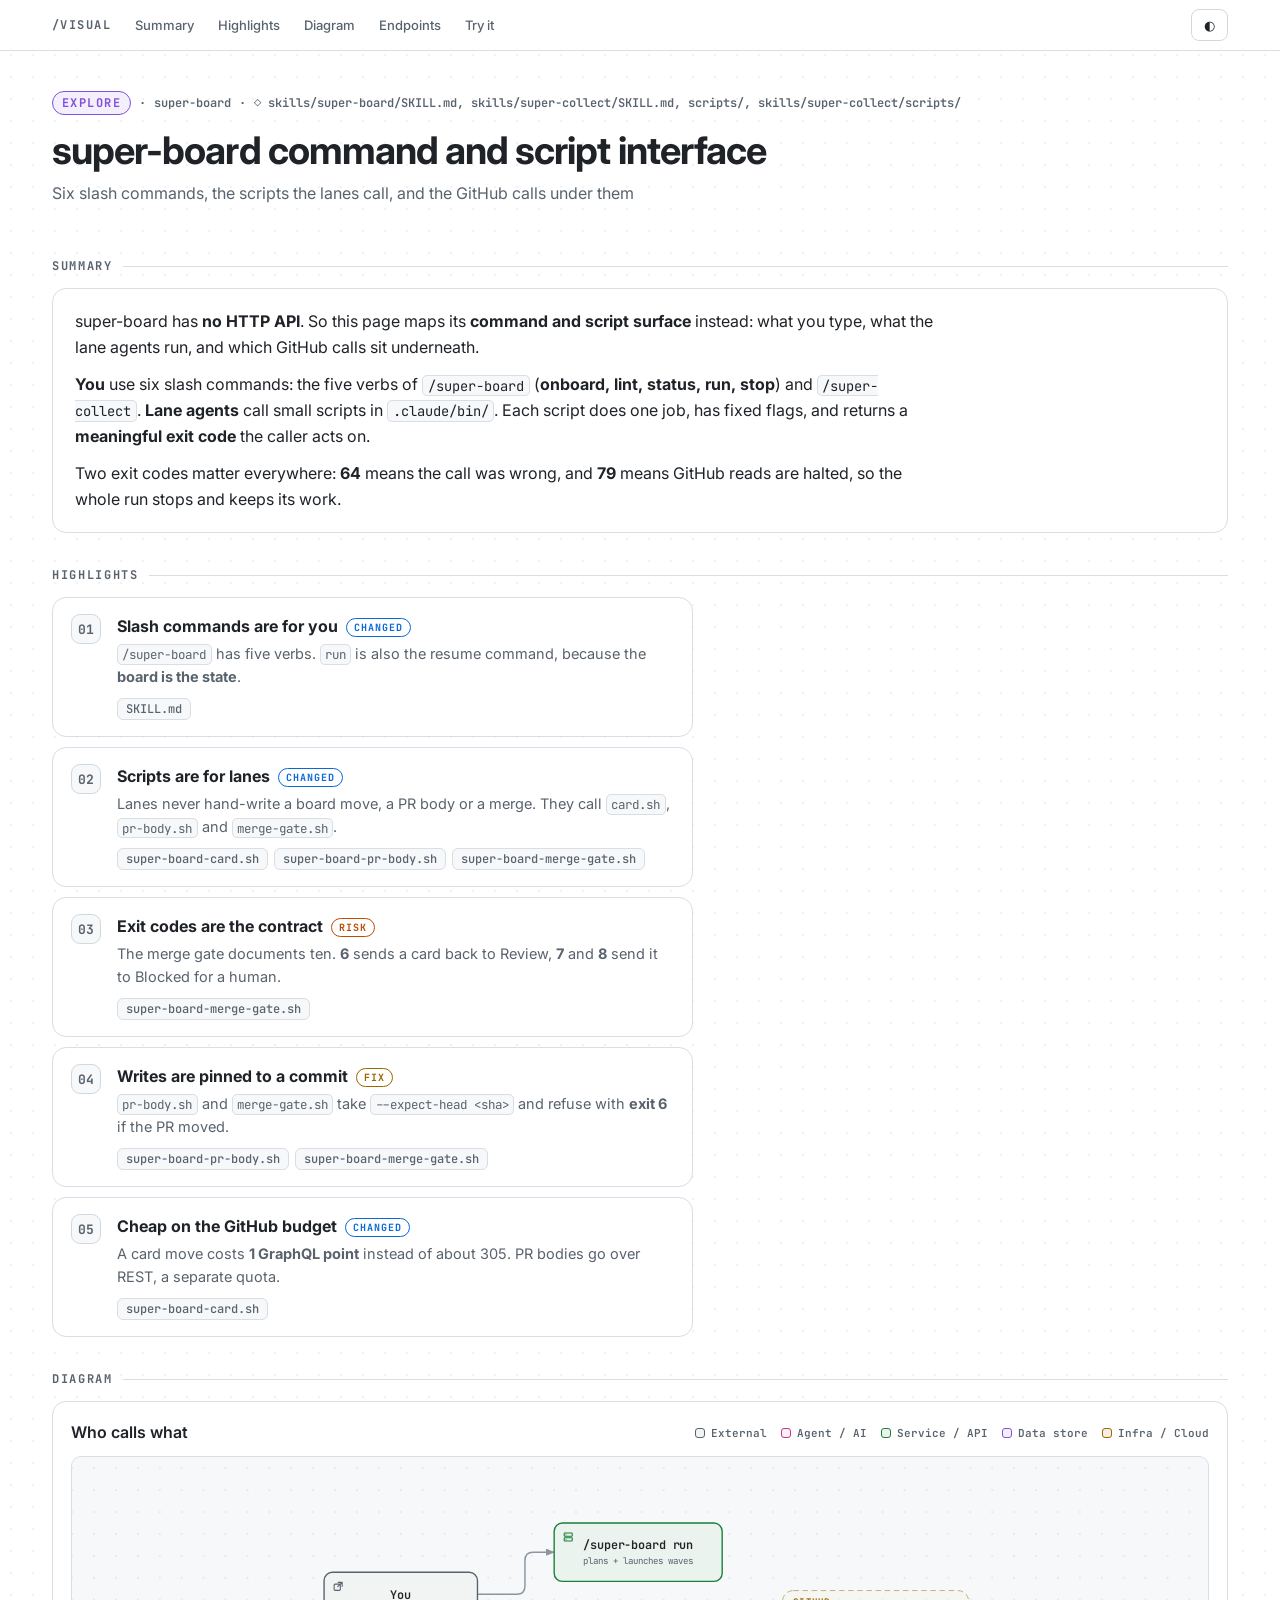
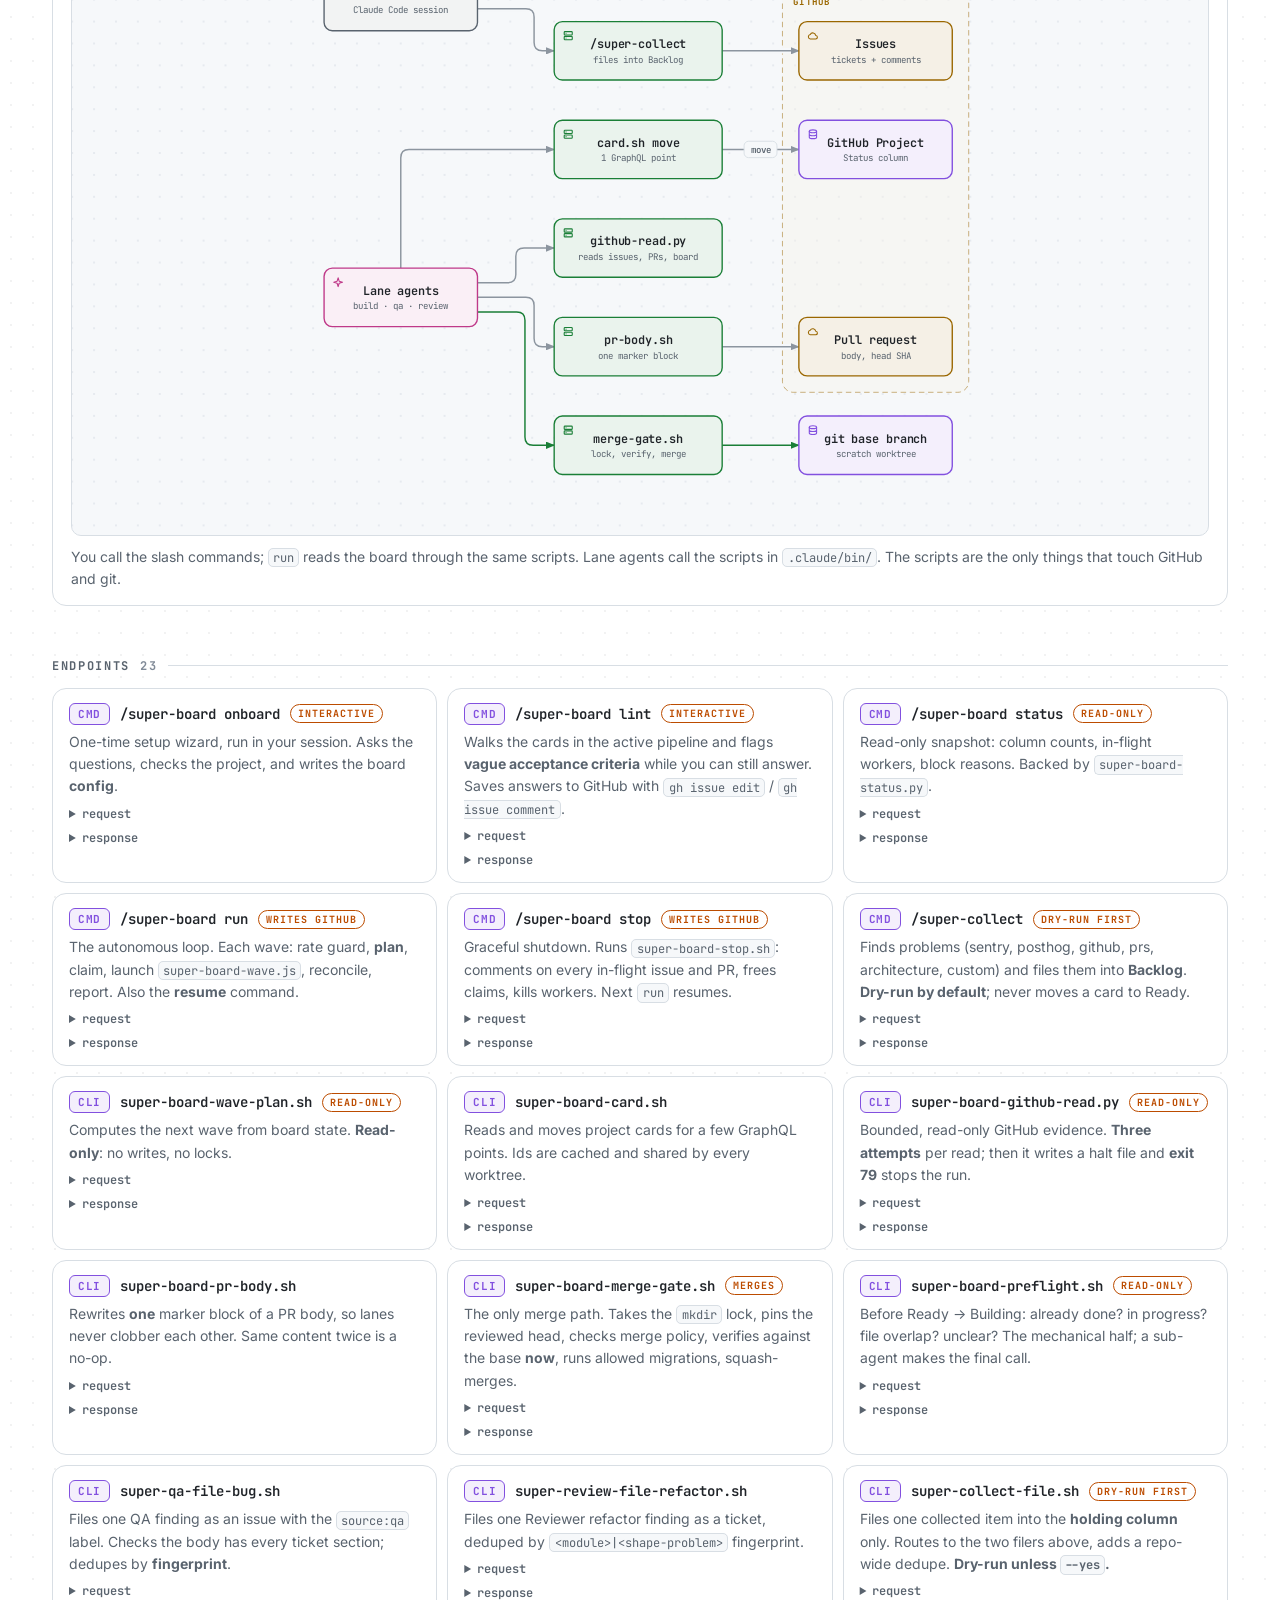
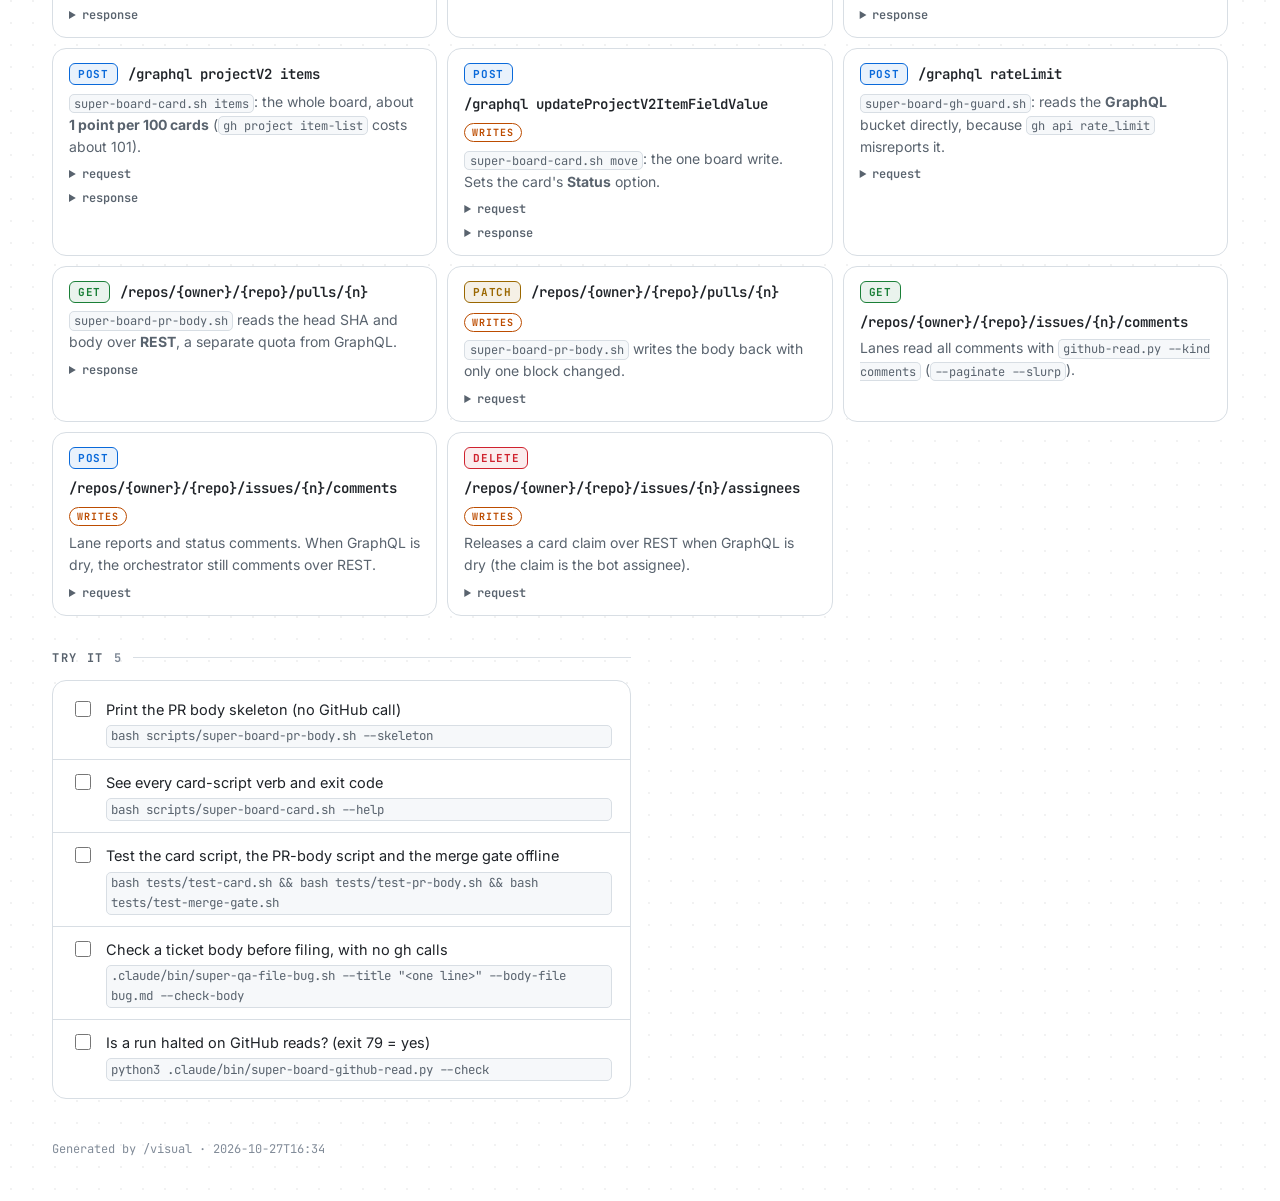
<file: diagrams/visual/examples/api-endpoints.html>
<!doctype html>
<!--
  /visual page template. visual.py injects the page data into #visual-data; everything
  else renders client-side from this one file. No build, no runtime dependencies.
  Section layout adapted from BuilderIO/skills visual-recap + visual-plan (MIT, (c) 2026 Builder.io).
  Diagram style (semantic palette, mask-under-fill nodes, grid canvas, orthogonal routes,
  arrow markers) and viewer UX (camera zoom/pan with reading depths, minimap, node focus panel,
  node finder, export) adapted from tt-a1i/archify (MIT, (c) 2026 tt-a1i, (c) 2025 Cocoon AI).
  See ../THIRD_PARTY_NOTICES.md.
-->
<html lang="en">
<head>
<meta charset="utf-8">
<meta name="viewport" content="width=device-width, initial-scale=1">
<title>super-board command and script interface</title>
<link rel="preconnect" href="https://fonts.googleapis.com">
<link rel="stylesheet" href="https://fonts.googleapis.com/css2?family=Inter:wght@400;500;600;700&family=JetBrains+Mono:wght@400;600;700&display=swap">
<script>
  try { const t = localStorage.getItem('visual-theme'); if (t) document.documentElement.dataset.theme = t; } catch (e) {}
</script>
<style>
  /* Clean flowchart (GitHub Primer-like): light first, dark when the system or the toggle asks. */
  :root {
    --bg: #ffffff; --bg-2: #f6f8fa; --panel: #ffffff; --panel-2: #f6f8fa; --border: #d8dee4; --border-2: #d1d9e0;
    --text: #1f2328; --muted: #59636e; --dim: #818b98; --grid: rgba(31,35,40,.06); --mask: #ffffff; --arrow: #8c959f;
    --shadow: 0 8px 24px rgba(31,35,40,.10); --dot: #e6eaef; --gridline: transparent; --chrome: rgba(255,255,255,.94);
    --accent: #0969da; --accent-fg: #ffffff; --lane: rgba(31,35,40,.025);
    --cyan: #0969da; --green: #1a7f37; --violet: #8250df; --amber: #9a6700; --rose: #cf222e; --orange: #bc4c00; --slate: #59636e; --fuchsia: #bf3989;
    --k-public: #0969da; --k-lane: #0f766e; --k-ext: #8250df; --k-verb: #bf3989; --k-script: #6e7781; --k-hook: #cf222e; --k-board: #9a6700;
    --w-calls: #424a53; --w-feeds: #0969da; --w-triggers: #8250df; --w-state: #afb8c1; --w-guard: #cf222e;
    --add-bg: rgba(26,127,55,.10); --add-tx: #1a7f37; --del-bg: rgba(207,34,46,.08); --del-tx: #cf222e;
    color-scheme: light;
    --accent-f: color-mix(in srgb, var(--accent) 12%, var(--panel));
    --cyan-f: color-mix(in srgb, var(--cyan) 9%, var(--panel));
    --green-f: color-mix(in srgb, var(--green) 9%, var(--panel));
    --violet-f: color-mix(in srgb, var(--violet) 9%, var(--panel));
    --amber-f: color-mix(in srgb, var(--amber) 10%, var(--panel));
    --rose-f: color-mix(in srgb, var(--rose) 8%, var(--panel));
    --orange-f: color-mix(in srgb, var(--orange) 9%, var(--panel));
    --slate-f: color-mix(in srgb, var(--slate) 8%, var(--panel));
    --fuchsia-f: color-mix(in srgb, var(--fuchsia) 8%, var(--panel));
    --k-public-f: color-mix(in srgb, var(--k-public) 8%, var(--panel));
    --k-lane-f: color-mix(in srgb, var(--k-lane) 8%, var(--panel));
    --k-ext-f: color-mix(in srgb, var(--k-ext) 7%, var(--panel));
    --k-verb-f: color-mix(in srgb, var(--k-verb) 7%, var(--panel));
    --k-script-f: color-mix(in srgb, var(--k-script) 5%, var(--panel));
    --k-hook-f: color-mix(in srgb, var(--k-hook) 12%, var(--panel));
    --k-board-f: color-mix(in srgb, var(--k-board) 9%, var(--panel));
    --sans: Inter, -apple-system, BlinkMacSystemFont, "Segoe UI", "Noto Sans", Helvetica, Arial, sans-serif;
    --mono: "JetBrains Mono", ui-monospace, SFMono-Regular, "SF Mono", Menlo, Consolas, monospace;
  }
  @media (prefers-color-scheme: dark) {
    :root:not([data-theme="light"]) {
    --bg: #0d1117; --bg-2: #010409; --panel: #0d1117; --panel-2: #151b23; --border: #262c36; --border-2: #3d444d;
    --text: #f0f6fc; --muted: #9198a1; --dim: #656c76; --grid: rgba(240,246,252,.05); --mask: #0d1117; --arrow: #656c76;
    --shadow: 0 10px 30px rgba(1,4,9,.55); --dot: #161b22; --gridline: transparent; --chrome: rgba(13,17,23,.92);
    --accent: #4493f8; --accent-fg: #ffffff; --lane: rgba(240,246,252,.025);
    --cyan: #4493f8; --green: #3fb950; --violet: #ab7df8; --amber: #d29922; --rose: #f85149; --orange: #db6d28; --slate: #9198a1; --fuchsia: #db61a2;
    --k-public: #4493f8; --k-lane: #2dd4bf; --k-ext: #ab7df8; --k-verb: #f778ba; --k-script: #9198a1; --k-hook: #f85149; --k-board: #d29922;
    --w-calls: #b7bdc8; --w-feeds: #4493f8; --w-triggers: #ab7df8; --w-state: #4d5562; --w-guard: #f85149;
    --add-bg: rgba(63,185,80,.13); --add-tx: #56d364; --del-bg: rgba(248,81,73,.12); --del-tx: #ff7b72;
    color-scheme: dark;
    }
  }
  :root[data-theme="dark"] {
    --bg: #0d1117; --bg-2: #010409; --panel: #0d1117; --panel-2: #151b23; --border: #262c36; --border-2: #3d444d;
    --text: #f0f6fc; --muted: #9198a1; --dim: #656c76; --grid: rgba(240,246,252,.05); --mask: #0d1117; --arrow: #656c76;
    --shadow: 0 10px 30px rgba(1,4,9,.55); --dot: #161b22; --gridline: transparent; --chrome: rgba(13,17,23,.92);
    --accent: #4493f8; --accent-fg: #ffffff; --lane: rgba(240,246,252,.025);
    --cyan: #4493f8; --green: #3fb950; --violet: #ab7df8; --amber: #d29922; --rose: #f85149; --orange: #db6d28; --slate: #9198a1; --fuchsia: #db61a2;
    --k-public: #4493f8; --k-lane: #2dd4bf; --k-ext: #ab7df8; --k-verb: #f778ba; --k-script: #9198a1; --k-hook: #f85149; --k-board: #d29922;
    --w-calls: #b7bdc8; --w-feeds: #4493f8; --w-triggers: #ab7df8; --w-state: #4d5562; --w-guard: #f85149;
    --add-bg: rgba(63,185,80,.13); --add-tx: #56d364; --del-bg: rgba(248,81,73,.12); --del-tx: #ff7b72;
    color-scheme: dark;
  }
  * { box-sizing: border-box; }
  html { scroll-behavior: smooth; }
  body { margin: 0; background: var(--bg); color: var(--text); font: 15px/1.6 var(--sans); -webkit-font-smoothing: antialiased;
    background-image: radial-gradient(var(--grid) 1px, transparent 1px); background-size: 22px 22px; }
  a { color: var(--cyan); }
  code, .mono { font-family: var(--mono); font-size: .86em; }
  :not(pre) > code { overflow-wrap: anywhere; background: var(--panel-2); border: 1px solid var(--border); padding: .05em .35em; border-radius: 5px; }
  .wrap { max-width: 1240px; margin: 0 auto; padding: 0 16px; }
  @media (min-width: 720px) { .wrap { padding: 0 32px; } }

  /* top bar */
  .bar { position: sticky; top: 0; z-index: 20; backdrop-filter: blur(10px); background: color-mix(in srgb, var(--bg) 82%, transparent); border-bottom: 1px solid var(--border); }
  .bar .wrap { display: flex; align-items: center; gap: 14px; height: 50px; }
  .bar .brand { font: 700 12px var(--mono); letter-spacing: .12em; text-transform: uppercase; color: var(--muted); white-space: nowrap; }
  .bar nav { display: flex; gap: 4px; overflow-x: auto; scrollbar-width: none; flex: 1; }
  .bar nav a { color: var(--muted); text-decoration: none; font: 500 13px var(--sans); padding: 5px 10px; border-radius: 7px; white-space: nowrap; }
  .bar nav a:hover { color: var(--text); background: var(--panel); }
  .btn { background: var(--panel); border: 1px solid var(--border-2); color: var(--text); border-radius: 8px; height: 32px; padding: 0 12px; font: 500 13px var(--sans); cursor: pointer; }
  .btn:hover { border-color: var(--cyan); }
  .btn:focus-visible, button:focus-visible { outline: 2px solid var(--cyan); outline-offset: 2px; }

  /* hero */
  header.hero { padding: 40px 0 8px; }
  .eyebrow { display: flex; flex-wrap: wrap; align-items: center; gap: 8px; font: 600 12px var(--mono); color: var(--muted); }
  .kind { text-transform: uppercase; letter-spacing: .12em; font-weight: 700; padding: 3px 9px; border-radius: 999px; border: 1px solid; }
  .kind.recap { color: var(--green); border-color: var(--green); background: var(--green-f); }
  .kind.plan { color: var(--cyan); border-color: var(--cyan); background: var(--cyan-f); }
  .kind.explore { color: var(--violet); border-color: var(--violet); background: var(--violet-f); }
  h1 { font-size: clamp(26px, 4vw, 38px); line-height: 1.15; letter-spacing: -.025em; margin: 14px 0 8px; font-weight: 700; }
  .sub { color: var(--muted); font-size: 16px; margin: 0 0 18px; max-width: 820px; }
  .stats { display: flex; flex-wrap: wrap; gap: 8px; }
  .stat { display: flex; align-items: baseline; gap: 6px; background: var(--panel); border: 1px solid var(--border); border-radius: 10px; padding: 7px 12px; }
  .stat b { font: 700 17px var(--mono); }
  .stat span { color: var(--muted); font-size: 12px; text-transform: uppercase; letter-spacing: .08em; }
  .stat.add b { color: var(--green); } .stat.del b { color: var(--rose); }

  section { padding: 26px 0 8px; scroll-margin-top: 60px; }
  h2 { font: 700 12px var(--mono); letter-spacing: .14em; text-transform: uppercase; color: var(--muted); margin: 0 0 14px; display: flex; align-items: center; gap: 10px; }
  h2::after { content: ""; flex: 1; height: 1px; background: var(--border); }
  h2 .count { color: var(--dim); }
  .card { background: var(--panel); border: 1px solid var(--border); border-radius: 14px; }
  .prose p { margin: 0 0 12px; max-width: 860px; } .prose p:last-child { margin-bottom: 0; }
  .prose ul { margin: 0 0 12px; padding-left: 20px; }
  .summary { padding: 20px 22px; font-size: 16px; }

  /* key changes + files */
  .split { display: grid; gap: 22px; grid-template-columns: minmax(0, 1fr); align-items: start; }
  @media (min-width: 980px) { .split { grid-template-columns: minmax(0, 1.25fr) minmax(0, 1fr); } .split > aside { position: sticky; top: 64px; } }
  .changes { display: grid; gap: 10px; }
  .change { display: grid; grid-template-columns: 34px 1fr; gap: 12px; padding: 16px 18px; }
  .change .num { width: 30px; height: 30px; border-radius: 9px; display: grid; place-items: center; font: 700 13px var(--mono); background: var(--panel-2); border: 1px solid var(--border-2); color: var(--muted); }
  .change h3 { margin: 2px 0 4px; font-size: 16px; line-height: 1.35; display: flex; flex-wrap: wrap; align-items: center; gap: 8px; }
  .change .detail { color: var(--muted); font-size: 14.5px; }
  .tag { font: 700 10px var(--mono); letter-spacing: .1em; text-transform: uppercase; padding: 2px 7px; border-radius: 999px; border: 1px solid currentColor; }
  .t-added, .t-new, .t-add { color: var(--green); } .t-changed, .t-modified, .t-change { color: var(--cyan); } .t-removed, .t-delete { color: var(--rose); }
  .t-fix { color: var(--amber); } .t-refactor { color: var(--violet); } .t-docs, .t-chore { color: var(--slate); } .t-risk { color: var(--orange); }
  .chips { display: flex; flex-wrap: wrap; gap: 6px; margin-top: 10px; }
  .chip { font: 500 12px var(--mono); color: var(--muted); background: var(--panel-2); border: 1px solid var(--border); border-radius: 6px; padding: 2px 8px; cursor: pointer; }
  .chip:hover { color: var(--text); border-color: var(--cyan); }

  .files { padding: 6px 0; overflow: hidden; }
  .files .head { display: flex; justify-content: space-between; align-items: center; padding: 10px 16px 8px; font: 600 12px var(--mono); color: var(--muted); }
  .area { border-top: 1px solid var(--border); }
  .area > summary { list-style: none; cursor: pointer; display: flex; align-items: center; gap: 8px; padding: 9px 16px; font: 600 12.5px var(--mono); color: var(--text); }
  .area > summary::-webkit-details-marker { display: none; }
  .area > summary::before { content: "▸"; color: var(--dim); transition: transform .15s; }
  .area[open] > summary::before { transform: rotate(90deg); }
  .area > summary .n { margin-left: auto; font-weight: 500; }
  .frow { display: grid; grid-template-columns: 20px minmax(0,1fr) auto; gap: 8px; align-items: center; padding: 5px 16px 5px 30px; font: 12.5px var(--mono); cursor: default; }
  .frow.link { cursor: pointer; } .frow.link:hover, .frow.hl { background: var(--panel-2); }
  .frow .st { width: 18px; height: 18px; border-radius: 5px; display: grid; place-items: center; font-size: 10px; font-weight: 700; border: 1px solid currentColor; }
  .st.A { color: var(--green); } .st.M { color: var(--amber); } .st.D { color: var(--rose); } .st.R { color: var(--violet); }
  .frow .p { overflow: hidden; text-overflow: ellipsis; white-space: nowrap; direction: rtl; text-align: left; }
  .frow .p bdi { direction: ltr; } .frow .p .dir { color: var(--dim); }
  .frow .ad { display: flex; gap: 6px; align-items: center; white-space: nowrap; }
  .plus { color: var(--green); } .minus { color: var(--rose); }
  .blocks { display: inline-flex; gap: 2px; } .blocks i { width: 7px; height: 7px; border-radius: 2px; background: var(--border-2); }
  .blocks i.g { background: var(--green); } .blocks i.r { background: var(--rose); }
  .fnote { grid-column: 2 / 4; color: var(--muted); font: 12.5px/1.45 var(--sans); margin-top: -2px; }

  /* diagrams */
  figure.dia { margin: 0 0 18px; padding: 18px 18px 14px; overflow: hidden; }
  @media (min-width: 1300px) { #diagram { position: relative; left: 50%; transform: translateX(-50%); width: min(1640px, calc(100vw - 64px)); } }
  figure.dia figcaption { display: flex; flex-wrap: wrap; justify-content: space-between; gap: 8px 18px; margin-bottom: 10px; }
  figure.dia .ft { font-weight: 600; font-size: 16px; }
  figure.dia .fc { color: var(--muted); font-size: 14px; margin-top: 10px; }
  .canvas { position: relative; overflow: hidden; border-radius: 10px; border: 1px solid var(--border); background-color: var(--bg-2); touch-action: none; cursor: grab; outline: none;
    background-image: radial-gradient(circle, var(--dot) 1.1px, transparent 1.4px), linear-gradient(var(--gridline) 1px, transparent 1px), linear-gradient(90deg, var(--gridline) 1px, transparent 1px); }
  .canvas:focus-visible { box-shadow: 0 0 0 2px var(--cyan); }
  .canvas.grabbing, .stage.grabbing { cursor: grabbing; }
  .canvas svg { display: block; position: absolute; inset: 0; }
  .canvas.full { position: fixed; inset: 12px; z-index: 60; border-radius: 14px; box-shadow: var(--shadow); height: auto !important; }
  body.noscroll { overflow: hidden; }
  .cam-hint { position: absolute; left: 10px; bottom: 8px; font: 500 11px var(--mono); color: var(--dim); pointer-events: none; opacity: 0; transition: opacity .2s; }
  .canvas:hover .cam-hint { opacity: 1; }
  .ctl { position: absolute; right: 10px; bottom: 10px; display: flex; align-items: center; gap: 2px; padding: 3px; border-radius: 11px; background: var(--chrome); border: 1px solid var(--border-2); box-shadow: var(--shadow); backdrop-filter: blur(10px); z-index: 4; }
  .ctl button { min-width: 30px; height: 28px; border: 0; background: none; color: var(--text); font: 600 13px var(--mono); border-radius: 8px; cursor: pointer; padding: 0 7px; }
  .ctl button:hover:not(:disabled) { background: var(--panel-2); color: var(--cyan); }
  .ctl button:disabled { opacity: .35; cursor: default; }
  .ctl .pct { min-width: 54px; font-weight: 500; color: var(--muted); }
  .ctl .sep { width: 1px; height: 18px; background: var(--border-2); margin: 0 3px; }
  .ctl .depth { font: 700 10px var(--mono); letter-spacing: .12em; color: var(--dim); padding: 0 8px; }
  .mini-ctl { opacity: .0; transition: opacity .2s; } .canvas:hover .mini-ctl, .canvas:focus-within .mini-ctl, .canvas.full .mini-ctl { opacity: 1; }
  @media (hover: none) { .mini-ctl { opacity: 1; } }
  .legend { display: flex; flex-wrap: wrap; gap: 6px 14px; font: 600 11px var(--mono); color: var(--muted); align-items: center; }
  .legend i { display: inline-block; width: 10px; height: 10px; border-radius: 3px; border: 1.5px solid; margin-right: 6px; vertical-align: -1px; }
  svg .n-mask { fill: var(--mask); }
  svg .n-body { stroke-width: 1.5; transition: stroke-width .15s, filter .15s; }
  svg .n-label { fill: var(--text); font: 600 13px var(--mono); letter-spacing: -.01em; }
  svg .n-sub { fill: var(--muted); font: 10px var(--mono); }
  svg .e-label { fill: var(--muted); font: 600 10px var(--mono); }
  svg .e-lbg { fill: var(--bg-2); stroke: var(--border); }
  svg .g-label { font: 700 10px var(--mono); letter-spacing: .12em; text-transform: uppercase; }
  svg .badge-tx { font: 700 8.5px var(--mono); letter-spacing: .08em; }
  svg .edge { fill: none; stroke-width: 1.6; stroke-linecap: round; stroke-linejoin: round; transition: stroke-width .15s, opacity .2s; }
  svg .halo { fill: none; stroke: var(--bg-2); stroke-width: 6; }
  svg .hitline { fill: none; stroke: transparent; stroke-width: 12; }
  svg .flowline { fill: none; stroke-width: 2.4; stroke-linecap: round; stroke-dasharray: 10 70; opacity: 0; pointer-events: none; }
  .flowing svg .flowline { opacity: .9; animation: flowdash 2.4s linear infinite; }
  .flowing svg .edge { opacity: .8; }
  @keyframes flowdash { to { stroke-dashoffset: -160; } }
  /* intake badges and the view tour: a ticket dot rides the loop while flow is on */
  svg .intake-chip { fill: #fff; stroke: var(--border-2); stroke-width: 1.2; }
  svg .intake-tx { fill: var(--muted); font: 600 10.5px var(--sans); }
  svg .intake-chip.dashed { fill: var(--panel); stroke: var(--w-feeds); stroke-dasharray: 3 3; }
  svg .intake-mark { fill: #1b1f23; font: 700 13px var(--sans); }
  svg .intake-chip.dashed + .intake-mark { fill: var(--w-feeds); }
  svg .tour, svg .tour-glow { display: none; pointer-events: none; }
  .flowing svg .tour, .flowing svg .tour-glow { display: inline; }
  svg .tour-glow { fill: none; stroke-width: 7; stroke-linecap: round; filter: blur(2.5px); }
  svg .tour-dot { fill: var(--w-feeds); stroke: var(--bg-2); stroke-width: 1.5; filter: drop-shadow(0 0 6px var(--w-feeds)); }
  svg .tour-packet { fill: var(--w-feeds); }
  .flowing svg .node.tour-stop { transform-box: fill-box; transform-origin: center; animation: tour-pulse 8s ease-in-out infinite; }
  @keyframes tour-pulse { 0%, 9%, 100% { transform: none; filter: none; } 4% { transform: scale(1.04); filter: drop-shadow(0 0 10px color-mix(in srgb, var(--w-feeds) 60%, transparent)); } }
  .flowing svg .edge-g.back .edge { animation: march 1.1s linear infinite; }
  @keyframes march { to { stroke-dashoffset: -22; } }
  @media (prefers-reduced-motion: reduce) { svg .tour, svg .tour-glow { display: none !important; } .flowing svg .node.tour-stop, .flowing svg .edge-g.back .edge { animation: none; } }
  @media (prefers-reduced-motion: reduce) { .flowing svg .flowline { animation: none; opacity: 0; } .flowing svg .edge { opacity: 1; } }
  .ctl button.on { color: var(--cyan); background: var(--cyan-f); }
  svg .flow { stroke-dasharray: 6 6; animation: flow 1.2s linear infinite; }
  @keyframes flow { to { stroke-dashoffset: -12; } }
  @media (prefers-reduced-motion: reduce) { svg .flow { animation: none; } }
  /* reading depths (archify): far out = shapes + names; closer = subs, verbs, edge labels */
  .depth-read { transition: opacity .18s; }
  [data-depth="map"] .depth-read { opacity: 0; pointer-events: none; }
  /* typed node styles (map) */
  svg .node { cursor: pointer; outline: none; }
  svg .node .n-ring { fill: none; stroke-width: 1.2; stroke-opacity: .38; }
  svg .node.pub .n-body { stroke-width: 2.6; }
  svg .node.pub .n-label { font-weight: 700; }
  svg .node.priv .n-body { stroke-width: 1; stroke-opacity: .7; fill-opacity: .5; }
  svg .node.priv .n-label { fill: var(--muted); font-weight: 500; font-size: 11.5px !important; }
  svg .node.priv .n-sub { display: none; }
  svg .node.priv .n-sigil { opacity: .7; }
  svg .node .n-stack { fill: var(--mask); stroke-width: 1; stroke-opacity: .45; }
  svg .node .ini-tx { font: 700 7.5px var(--mono); }
  svg .node .tab-tx { font: 800 8px var(--mono); letter-spacing: .14em; fill: var(--mask); }
  svg .node .verb-chip { fill: var(--mask); stroke-width: .9; stroke-opacity: .6; }
  svg .node .verb-tx { font: 600 9.5px var(--mono); }
  svg .node.subject .n-body { stroke-dasharray: none; filter: drop-shadow(0 0 10px color-mix(in srgb, currentColor 0%, transparent)); }
  svg .node:hover .n-body, svg .node:focus-visible .n-body { stroke-width: 3; }
  svg .node.priv:hover .n-body { stroke-opacity: 1; }
  svg .node.priv:hover .n-label { fill: var(--text); }
  svg .node:focus-visible .n-mask { stroke: var(--cyan); stroke-width: 3; }
  svg .edge-g.hov .edge, svg .edge-g.hot .edge { stroke-width: 2.6; }
  .focusing svg .node:not(.sel):not(.nb) { opacity: .28; }
  .focusing svg .edge-g:not(.hot) { opacity: .15; }
  .focusing svg .e-lab:not(.hot) { opacity: .15; }
  svg .node, svg .edge-g, svg .e-lab { transition: opacity .2s; }
  svg .node.sel .n-body { stroke-width: 3.2; }
  svg .node.sel .n-mask { stroke: var(--accent); stroke-width: 2; }
  svg .node.sel .n-body { animation: select-glow .65s ease-out; filter: drop-shadow(0 0 5px color-mix(in srgb, var(--accent) 40%, transparent)); }
  svg .node.nb .n-body { stroke-width: 2.6; stroke-opacity: 1; }
  svg .n-port { fill: var(--panel); stroke-width: 1.5; pointer-events: none; transition: fill .2s, stroke-width .2s; }
  svg .node.sel .n-port, svg .node.nb .n-port.hot { fill: var(--accent); stroke: var(--accent); stroke-width: 2.2; }
  body.map-mode .focusing svg .edge-g.hot .flowline { opacity: .95; stroke-width: 3.4; stroke-dasharray: 8 13; animation: selected-flow 1.1s linear infinite; }
  body.map-mode .focusing svg .edge-g.hot .edge { stroke-width: 2.8; }
  @keyframes selected-flow { to { stroke-dashoffset: -42; } }
  @keyframes select-glow { from { filter: drop-shadow(0 0 12px color-mix(in srgb, var(--accent) 70%, transparent)); stroke-width: 5; } }
  svg .node.main-step .n-body { stroke-width: 2.2; }
  svg .node.main-step .n-label { font-weight: 800; }
  @media (prefers-reduced-motion: reduce) {
    svg .node, svg .edge-g, svg .e-lab, svg .n-port { transition: none; }
    svg .node.sel .n-body, svg .node.flash .n-mask { animation: none; }
    body.map-mode .focusing svg .edge-g.hot .flowline { animation: none; opacity: .8; }
    .panel { animation: none !important; }
  }
  svg .node.flash .n-mask { animation: flash 1.3s ease-out; }
  @keyframes flash { 0%, 40% { stroke: var(--amber); stroke-width: 8; } 100% { stroke-width: 0; } }


  /* map: rounded wires with pill labels, lanes, step badges, author name tags */
  body.map-mode svg .e-lbg { fill: var(--panel); stroke: var(--border-2); }
  body.map-mode svg .e-label { fill: var(--text); font: 600 10.5px var(--sans); }
  body.map-mode svg .edge { stroke-width: 1.8; }
  body.map-mode svg .w-state .edge { stroke-width: 1.4; }
  body.map-mode .flowing svg .flowline { opacity: .45; }
  body.map-mode .flowing svg .edge { opacity: 1; }
  body.map-mode .flowing svg .w-state .flowline { opacity: 0; }
  svg .e-lab.ctag .e-lbg { fill: var(--accent-f); stroke: color-mix(in srgb, var(--accent) 45%, transparent); } svg .e-lab.ctag .e-label { fill: var(--accent); }
  svg .e-lab.w-state .e-label { fill: var(--muted); font-weight: 500; }
  .lgi i.w { width: 18px; height: 0; border: 0; border-top: 2px solid; border-radius: 0; }
  .lgi i.w.dash { border-top-style: dashed; }
  svg .e-step { fill: var(--accent); } svg .e-step-tx { fill: var(--accent-fg); font: 700 9.5px var(--sans); }
  svg .lane-box { fill: var(--lane); stroke: var(--border); }
  svg .lane-num { fill: var(--accent); } svg .lane-num-tx { fill: var(--accent-fg); font: 700 11px var(--sans); }
  svg .lane-t { fill: var(--text); font: 700 11px var(--sans); } svg .lane-c { fill: var(--muted); font: 500 11px var(--sans); }
  svg .lane-arrow { fill: var(--dim); font: 600 16px var(--sans); }
  svg .stp { fill: var(--text); } svg .stp-tx { fill: var(--bg); font: 700 9.5px var(--sans); }
  svg .ntag-bg { fill: var(--panel); stroke: var(--border-2); }
  svg .ntag-tx { fill: var(--muted); font: 600 10px var(--sans); }
  svg .ntag-ring { fill: none; stroke-width: 1.6; }
  svg .ini-tx2 { font: 700 9px var(--sans); }
  /* ================= map mode app shell =================
     Layout: views (column browser) left, map on top, details strip below the map. */
  body.map-mode { overflow: hidden; height: 100dvh; background: var(--bg); background-image: none; }
  body.map-mode svg .n-label, body.map-mode svg .e-label { font-family: var(--sans); }
  body.map-mode svg .n-sub, body.map-mode svg .verb-tx { font-family: var(--sans); }
  body.map-mode svg .n-label { font-weight: 650; letter-spacing: 0; }
  .mapapp { display: grid; grid-template-columns: 0 minmax(0, 1fr); grid-template-rows: 52px minmax(0, 1fr); height: 100dvh; max-width: none; padding: 0; transition: grid-template-columns .22s ease; }
  body.tree-open .mapapp { grid-template-columns: min(var(--browser-width, 224px), 38vw) minmax(0, 1fr); }
  .mbar { grid-column: 1 / -1; display: flex; align-items: center; gap: 10px; padding: 0 14px; border-bottom: 1px solid var(--border); background: var(--bg); z-index: 10; min-width: 0; }
  .mbrand { display: flex; align-items: center; gap: 8px; font: 650 14.5px var(--sans); white-space: nowrap; min-width: 0; }
  .mbrand i { width: 9px; height: 9px; border-radius: 50%; background: var(--accent); flex: none; }
  .crumbs { display: flex; align-items: center; gap: 4px; min-width: 0; flex: 1; overflow-x: auto; scrollbar-width: none; padding-left: 10px; border-left: 1px solid var(--border); }
  .crumb { font: 500 12.5px var(--sans); color: var(--muted); background: none; border: 0; padding: 3px 8px; border-radius: 6px; cursor: pointer; white-space: nowrap; }
  button.crumb:hover { color: var(--text); background: var(--panel-2); }
  .crumb.cur { color: var(--text); font-weight: 600; background: var(--accent-f, var(--cyan-f)); box-shadow: inset 0 0 0 1px color-mix(in srgb, var(--accent) 40%, transparent); cursor: default; }
  .crumb-sep { color: var(--dim); font-size: 12px; }
  .ibtn { width: 32px; height: 32px; flex: none; border-radius: 8px; border: 1px solid var(--border-2); background: var(--panel); color: var(--text); cursor: pointer; font: 600 14px var(--sans); }
  .ibtn:hover, .ibtn[aria-expanded="true"] { border-color: var(--accent); color: var(--accent); }
  .ibtn.sm { width: 26px; height: 26px; font-size: 12px; border-radius: 7px; }
  .pbtn { height: 32px; padding: 0 14px; border-radius: 8px; border: 1px solid var(--text); background: var(--text); color: var(--bg); font: 600 13px var(--sans); cursor: pointer; white-space: nowrap; }
  .pbtn:hover { opacity: .88; }
  .kbd { font: 600 10.5px var(--mono); border: 1px solid var(--border-2); border-bottom-width: 2px; border-radius: 4px; padding: 0 5px; color: var(--muted); background: var(--panel); white-space: nowrap; }
  .findbtn { display: flex; align-items: center; gap: 8px; width: min(250px, 24vw); height: 32px; padding: 0 8px 0 10px; border-radius: 8px; border: 1px solid var(--border-2); background: var(--panel); color: var(--muted); font: 13px var(--sans); cursor: pointer; flex: none; }
  .findbtn:hover { border-color: var(--accent); }
  .findbtn .ft { flex: 1; text-align: left; overflow: hidden; text-overflow: ellipsis; white-space: nowrap; }
  .menu { position: relative; }
  .menu-pop[hidden] { display: none; }
  .menu-pop { position: absolute; right: 0; top: 40px; min-width: 210px; padding: 5px; border-radius: 10px; background: var(--panel); border: 1px solid var(--border-2); box-shadow: var(--shadow); display: grid; z-index: 30; }
  .menu-pop button { text-align: left; background: none; border: 0; color: var(--text); font: 500 13px var(--sans); padding: 7px 10px; border-radius: 6px; cursor: pointer; }
  .menu-pop button:hover { background: var(--panel-2); color: var(--accent); }
  .menu-pop hr { border: 0; border-top: 1px solid var(--border); margin: 4px 0; width: 100%; }

  /* views: Finder-style column browser */
  .outline { grid-row: 2; grid-column: 1; overflow: hidden; border-right: 1px solid var(--border); background: var(--bg); visibility: hidden; min-width: 0; }
  body.tree-open .outline { visibility: visible; }
  .miller { display: flex; height: 100%; overflow-x: auto; overflow-y: hidden; scroll-behavior: smooth; scrollbar-width: thin; }
  .mcol { flex: 0 0 224px; min-width: 224px; border-right: 1px solid var(--border); padding: 8px 6px; overflow-y: auto; }
  .mcol:last-child { border-right: 0; flex-grow: 1; }
  .mch { font: 700 10px var(--sans); letter-spacing: .08em; text-transform: uppercase; color: var(--muted); padding: 2px 8px 6px; white-space: nowrap; overflow: hidden; text-overflow: ellipsis; }
  .mit { display: flex; justify-content: space-between; align-items: center; gap: 6px; width: 100%; min-height: 34px; padding: 7px 8px; border-radius: 6px; border: 0; background: none; color: var(--text); font: 500 12.5px/1.4 var(--sans); cursor: pointer; text-align: left; }
  .mit span { min-width: 0; overflow-wrap: anywhere; white-space: normal; }
  .mit em { font-style: normal; color: var(--muted); font-size: 11px; white-space: nowrap; flex: none; }
  .mit:hover { background: var(--panel-2); }
  .mit.path { background: var(--panel-2); font-weight: 650; }
  .mit.on { background: var(--accent); color: var(--accent-fg); font-weight: 650; }
  .mit.on em { color: inherit; opacity: .8; }
  .family-box { fill: var(--panel); fill-opacity: .45; stroke-width: 1.5; }
  .family-title { font: 650 11px var(--mono); }

  .mmain { grid-row: 2; grid-column: 2; display: flex; flex-direction: column; min-width: 0; min-height: 0; }
  .stage { flex: 1; min-height: 0; position: relative; overflow: hidden; touch-action: none; cursor: grab; outline: none; background: var(--bg-2); }
  :root:not([data-theme="dark"]) .stage { background: #fbfcfd; }
  @media (prefers-color-scheme: dark) { :root:not([data-theme="light"]) .stage { background: var(--bg-2); } }
  .stage svg.map-svg { position: absolute; inset: 0; display: block; transition: opacity .13s ease; }
  .stage.fading svg.map-svg { opacity: 0; }
  /* view header: a pill that opens on tap */
  .vpill { position: absolute; left: 16px; top: 14px; z-index: 4; max-width: calc(100% - 32px); }
  .vpill .pill { display: inline-flex; align-items: center; gap: 8px; max-width: 100%; background: var(--panel); border: 1px solid var(--border-2); border-radius: 999px; padding: 5px 8px 5px 14px; box-shadow: var(--shadow); font: 13px var(--sans); color: var(--text); white-space: nowrap; cursor: pointer; }
  .vpill .pill b { overflow: hidden; text-overflow: ellipsis; font-weight: 650; }
  .vpill .pill .n { background: var(--panel-2); border-radius: 999px; padding: 1px 8px; font-size: 11.5px; color: var(--muted); }
  .vpill .pill:hover, .vpill .pill[aria-expanded="true"] { border-color: var(--accent); }
  .view-note { margin: 8px 4px 0; max-width: 760px; color: var(--muted); font: 12px/1.55 var(--sans); }
  .vpop { margin-top: 8px; width: 380px; max-width: 100%; background: var(--panel); border: 1px solid var(--border-2); border-radius: 12px; box-shadow: var(--shadow); padding: 12px 14px; font-size: 12.5px; max-height: 60vh; overflow: auto; }
  .vpop[hidden] { display: none; }
  .vpop h4 { margin: 0 0 4px; font: 650 14px var(--sans); }
  .vpop p { margin: 0 0 8px; color: var(--muted); }
  .vpop ol { margin: 0 0 8px; padding-left: 20px; columns: 2; column-gap: 20px; }
  .vpop li { break-inside: avoid; white-space: nowrap; overflow: hidden; text-overflow: ellipsis; }
  .vpop .vm { font: 11px var(--mono); color: var(--dim); }
  .vpop .back { border: 0; background: none; color: var(--accent); font: 600 12px var(--sans); padding: 0 0 6px; cursor: pointer; }
  .vlanes { display: flex; flex-wrap: wrap; gap: 4px 6px; align-items: center; margin: 0 0 8px; font-size: 12px; }
  .vlanes span { display: inline-flex; align-items: center; gap: 5px; border: 1px solid var(--border-2); border-radius: 999px; padding: 1px 9px 1px 3px; font-weight: 600; }
  .vlanes em { font-style: normal; display: grid; place-items: center; width: 16px; height: 16px; border-radius: 50%; background: var(--accent); color: var(--accent-fg); font-size: 9.5px; }
  .vlanes i { font-style: normal; color: var(--dim); }
  /* legend: a box in the corner that folds away */
  .m-legend { position: absolute; left: 16px; bottom: 40px; z-index: 3; background: var(--panel); border: 1px solid var(--border-2); border-radius: 12px; box-shadow: var(--shadow); padding: 8px 12px; font: 11.5px var(--sans); display: grid; grid-template-columns: repeat(2, auto); gap: 3px 16px; max-width: calc(100% - 290px); }
  .m-legend .t { grid-column: 1 / -1; display: flex; justify-content: space-between; align-items: center; gap: 12px; font: 700 10px var(--sans); letter-spacing: .1em; color: var(--muted); }
  .m-legend .t button { border: 0; background: none; color: var(--muted); cursor: pointer; font: 700 13px var(--sans); padding: 0 2px; line-height: 1; }
  .m-legend.folded .lgi { display: none; }
  .lgi { display: flex; align-items: center; gap: 7px; white-space: nowrap; }
  .lgi i { width: 14px; height: 10px; border: 1.5px solid var(--muted); border-radius: 3px; flex: none; }
  .lgi i.p { border-radius: 999px; } .lgi i.d { border-style: dashed; } .lgi i.h { border-radius: 0; clip-path: polygon(3px 0, calc(100% - 3px) 0, 100% 50%, calc(100% - 3px) 100%, 3px 100%, 0 50%); border: 0; }
  .lgi i.s { box-shadow: 2px 2px 0 -.5px var(--panel), 2px 2px 0 .5px var(--muted); background: var(--panel); }
  .lgi i.num { width: 14px; height: 14px; border: 0; border-radius: 50%; background: var(--text); color: var(--bg); font: 700 8px/14px var(--sans); text-align: center; font-style: normal; }
  .lgi i.tag { width: 20px; border-radius: 999px; border-width: 1px; }
  .lgi b { font-weight: 650; } .lgi span { color: var(--muted); }
  /* controls + minimap, bottom right */
  .mctl { position: absolute; right: 16px; bottom: 40px; z-index: 3; display: flex; flex-direction: column; align-items: flex-end; gap: 8px; }
  .minimap { width: 200px; height: 112px; border-radius: 10px; background: var(--panel); border: 1px solid var(--border-2); box-shadow: var(--shadow); overflow: hidden; cursor: crosshair; padding: 6px; transition: opacity .2s; }
  .minimap.all { opacity: .6; } .minimap:hover { opacity: 1; }
  .minimap svg { width: 100%; height: 100%; display: block; }
  .minimap .vp { fill: color-mix(in srgb, var(--accent) 10%, transparent); stroke: var(--accent); }
  .mctl .ctl { position: static; border-radius: 12px; padding: 4px; background: var(--panel); border-color: var(--border-2); }
  .mctl .ctl button.on { color: var(--accent); background: color-mix(in srgb, var(--accent) 14%, transparent); }
  .mctl .ctl button:hover:not(:disabled) { color: var(--accent); }
  /* help: one quiet line at the bottom, keys in a popover */
  .hint { position: absolute; left: 0; right: 0; bottom: 0; z-index: 3; display: flex; gap: 16px; justify-content: center; align-items: center; height: 28px; padding: 0 12px; font: 11.5px var(--sans); color: var(--muted); background: color-mix(in srgb, var(--bg) 88%, transparent); border-top: 1px solid var(--border); white-space: nowrap; overflow: hidden; }
  .hint b { color: var(--text); font-weight: 600; }
  .hint.msg { color: var(--accent); font-weight: 600; }
  .hpop { position: fixed; right: 14px; top: 58px; width: 300px; background: var(--panel); border: 1px solid var(--border-2); border-radius: 12px; box-shadow: var(--shadow); padding: 12px 14px; z-index: 40; font-size: 12.5px; }
  .hpop[hidden] { display: none; }
  .hpop::before { content: ""; position: absolute; right: 9px; top: -6px; width: 10px; height: 10px; background: var(--panel); border-left: 1px solid var(--border-2); border-top: 1px solid var(--border-2); transform: rotate(45deg); }
  .hpop dl { display: grid; grid-template-columns: auto 1fr; gap: 5px 14px; margin: 8px 0 0; }
  .hpop dt { font: 600 11px var(--mono); color: var(--accent); } .hpop dd { margin: 0; color: var(--muted); }
  /* loading: ghost nodes; empty: a friendly card */
  .ghosts { position: absolute; inset: 0; z-index: 2; pointer-events: none; }
  .ghosts span { position: absolute; height: 52px; border-radius: 10px; border: 1px solid var(--border); background: linear-gradient(90deg, var(--panel-2) 0%, var(--panel) 50%, var(--panel-2) 100%); background-size: 200% 100%; animation: shim 1.4s linear infinite; }
  @keyframes shim { to { background-position: -200% 0; } }
  @media (prefers-reduced-motion: reduce) { .ghosts span { animation: none; } }
  .empty-view { position: absolute; left: 50%; top: 45%; transform: translate(-50%, -50%); text-align: center; width: min(380px, 86%); z-index: 2; }
  .empty-view .ico { font-size: 28px; color: var(--dim); }
  .empty-view h4 { margin: 6px 0 4px; font: 650 16px var(--sans); }
  .empty-view p { margin: 0 0 12px; color: var(--muted); font-size: 13px; }
  /* ⌘K command box */
  .scrim { position: fixed; inset: 0; z-index: 60; display: flex; justify-content: center; align-items: flex-start; padding-top: 12vh; background: color-mix(in srgb, var(--bg) 55%, transparent); backdrop-filter: blur(2px); }
  .scrim[hidden] { display: none; }
  .pal { width: min(560px, calc(100vw - 32px)); background: var(--panel); border: 1px solid var(--border-2); border-radius: 14px; box-shadow: var(--shadow); overflow: hidden; }
  .pal .in { display: flex; gap: 10px; align-items: center; padding: 12px 14px; border-bottom: 1px solid var(--border); color: var(--muted); }
  .pal input { flex: 1; min-width: 0; border: 0; outline: 0; background: transparent; color: var(--text); font: 16px var(--sans); }
  .pal .res { max-height: min(52vh, 440px); overflow: auto; padding: 4px 6px 6px; }
  .pal .gt { font: 700 10.5px var(--sans); letter-spacing: .08em; text-transform: uppercase; color: var(--muted); padding: 8px 8px 3px; }
  .fr { display: flex; align-items: center; gap: 9px; width: 100%; padding: 7px 9px; border-radius: 8px; border: 0; background: none; color: var(--text); text-align: left; cursor: pointer; font: 13px var(--sans); }
  .fr.on { background: var(--panel-2); box-shadow: inset 2px 0 0 var(--accent); }
  .fr i { width: 8px; height: 8px; border-radius: 50%; flex: none; }
  .fr b { font-weight: 600; white-space: nowrap; overflow: hidden; text-overflow: ellipsis; }
  .fr span { margin-left: auto; color: var(--muted); font-size: 11.5px; white-space: nowrap; overflow: hidden; text-overflow: ellipsis; max-width: 55%; }
  .fr mark { background: color-mix(in srgb, var(--accent) 22%, transparent); color: inherit; border-radius: 2px; }
  .pal .none { padding: 22px 16px; text-align: center; color: var(--muted); font-size: 13px; }
  .pal .none h4 { margin: 4px 0; color: var(--text); font: 650 14px var(--sans); }
  .pal .none button { border: 0; background: none; color: var(--accent); font: 600 13px var(--sans); cursor: pointer; }
  .pal .pft { display: flex; gap: 14px; padding: 8px 14px; border-top: 1px solid var(--border); font-size: 11.5px; color: var(--muted); }

  /* details: a short strip under the map — compact header, then When to use · What it is · How it works · Example · Behind the scenes tabs */
  .panel { flex: none; height: 234px; max-height: 44%; overflow: auto; border-top: 1px solid var(--border-2); background: var(--panel); z-index: 5; animation: rise .2s ease; }
  .panel[hidden] { display: none; }
  @keyframes rise { from { transform: translateY(12px); opacity: 0; } }
  .ph { display: flex; align-items: center; gap: 12px; padding: 12px 18px 6px; }
  .ph .big { width: 38px; height: 38px; border-radius: 10px; display: grid; place-items: center; color: #fff; flex: none; }
  .ph .pt { min-width: 0; flex: 1; }
  .ph h3 { margin: 0; font: 650 17px var(--sans); white-space: nowrap; overflow: hidden; text-overflow: ellipsis; }
  .ph small { display: flex; flex-wrap: wrap; align-items: center; gap: 4px 8px; color: var(--muted); font-size: 12.5px; }
  .ph .acts { display: flex; gap: 8px; align-items: center; flex: none; }
  .vis { font: 700 9px var(--sans); letter-spacing: .1em; padding: 1px 6px; border-radius: 4px; border: 1px solid var(--border-2); color: var(--muted); }
  .vis.pub { background: var(--k-public); border-color: var(--k-public); color: #fff; } .vis.ext { border-style: dashed; border-color: var(--k-ext); color: var(--k-ext); }
  .author { display: inline-flex; align-items: center; gap: 6px; padding: 1px 9px 1px 1px; border-radius: 999px; border: 1px solid var(--border-2); color: var(--text); text-decoration: none; background: var(--panel); font-size: 12px; }
  .author:hover { border-color: var(--accent); }
  .author img, .author i { width: 22px; height: 22px; border-radius: 50%; display: grid; place-items: center; font: 700 9px var(--sans); font-style: normal; background: var(--panel-2); }
  .author b { color: var(--muted); font-weight: 500; }
  .origin { color: var(--dim); font-size: 12px; }
  .obtn { display: inline-flex; align-items: center; gap: 8px; height: 32px; padding: 0 12px; border-radius: 8px; border: 1px solid var(--c); background: color-mix(in srgb, var(--c) 10%, var(--panel)); color: var(--text); font: 600 13px var(--sans); cursor: pointer; white-space: nowrap; }
  .obtn span { font-weight: 500; color: var(--muted); font-size: 11.5px; }
  .obtn:hover { background: color-mix(in srgb, var(--c) 20%, var(--panel)); }
  .ptabs { display: flex; align-items: center; gap: 2px; padding: 0 12px; border-bottom: 1px solid var(--border); }
  .ptab { border: 0; border-bottom: 2px solid transparent; background: none; color: var(--muted); font: 500 13px var(--sans); padding: 7px 10px; cursor: pointer; white-space: nowrap; }
  .ptab em { font-style: normal; font-size: 11px; color: var(--dim); margin-left: 4px; }
  .ptab:hover { color: var(--text); }
  .ptab[aria-selected="true"] { color: var(--text); font-weight: 650; border-bottom-color: var(--accent); }
  .pnav { margin-left: auto; display: flex; gap: 4px; }
  .pbody { padding: 10px 18px 14px; }
  .pbody h4 { margin: 0 0 4px; font: 700 10px var(--sans); letter-spacing: .1em; text-transform: uppercase; color: var(--muted); display: flex; gap: 6px; }
  .pbody h4 span { color: var(--dim); }
  .clamp { font-size: 14px; line-height: 1.55; max-width: 980px; display: -webkit-box; -webkit-line-clamp: 3; -webkit-box-orient: vertical; overflow: hidden; }
  .clamp.open { display: block; -webkit-line-clamp: unset; }
  .clamp p { margin: 0 0 6px; } .clamp ul { margin: 0 0 6px; padding-left: 18px; }
  .detail-bullets { margin: 0; padding-left: 18px; max-width: 1100px; font-size: 13px; line-height: 1.65; }
  .detail-bullets li { white-space: nowrap; overflow: hidden; text-overflow: ellipsis; padding-left: 2px; }
  .detail-bullets li::before { content: '•'; margin-right: 8px; color: var(--accent); }
  .links ul { margin: 0; padding: 0; list-style: none; }
  .links li { margin: 0; }
  .morebtn { border: 0; background: none; color: var(--accent); font: 600 12px var(--sans); padding: 2px 0 0; cursor: pointer; }
  .pnone { color: var(--dim); font-size: 13px; }
  .pverbs { display: flex; flex-wrap: wrap; gap: 6px; margin-top: 8px; }
  .pverb { font: 600 12px var(--sans); color: var(--c); border: 1px solid color-mix(in srgb, var(--c) 50%, transparent); background: color-mix(in srgb, var(--c) 8%, transparent); padding: 1px 9px; border-radius: 999px; }
  button.pverb { cursor: pointer; } button.pverb:hover { background: color-mix(in srgb, var(--c) 18%, transparent); }
  .links { display: grid; grid-template-columns: repeat(3, minmax(0, 1fr)); gap: 6px 22px; }
  .src { display: flex; align-items: center; gap: 6px; min-width: 0; } .src a, .src span { font: 12px var(--mono); overflow: hidden; text-overflow: ellipsis; white-space: nowrap; flex: 1; min-width: 0; }
  .rel { display: grid; grid-template-columns: 10px minmax(0, 1fr) auto; gap: 0 8px; align-items: center; text-align: left; background: none; border: 0; padding: 4px 6px; margin: 0 -6px; width: calc(100% + 12px); border-radius: 6px; cursor: pointer; color: var(--text); font: 13px var(--sans); }
  .rel:hover { background: var(--panel-2); }
  .rel i { width: 8px; height: 8px; border-radius: 50%; }
  .rel-l { font-weight: 600; overflow: hidden; text-overflow: ellipsis; white-space: nowrap; }
  .rel-e { font-size: 11.5px; color: var(--muted); white-space: nowrap; overflow: hidden; text-overflow: ellipsis; max-width: 170px; }
  .rel-none { color: var(--dim); font-size: 12.5px; padding: 2px 0; }
  /* one yellow highlighter phrase per section (==text== in the model) */
  .pbody mark { background: #fff1a6; color: inherit; padding: 0 3px; border-radius: 3px; box-decoration-break: clone; -webkit-box-decoration-break: clone; }
  :root[data-theme="dark"] .pbody mark { background: rgba(250, 204, 21, .32); }
  @media (prefers-color-scheme: dark) { :root:not([data-theme="light"]) .pbody mark { background: rgba(250, 204, 21, .32); } }
  /* Example tab: a data-driven gallery (node.examples = [{title, caption, thumb, full, href}]) */
  .exs { display: grid; grid-template-columns: repeat(auto-fill, minmax(190px, 1fr)); gap: 12px; margin: 4px 0 0; padding: 0; list-style: none; max-width: 1100px; }
  .ex { display: flex; flex-direction: column; gap: 4px; min-width: 0; }
  .ex-thumb { display: block; padding: 0; border: 1px solid var(--border-2); border-radius: 8px; background: var(--panel-2); overflow: hidden; cursor: zoom-in; aspect-ratio: 16 / 10; }
  .ex-thumb img { display: block; width: 100%; height: 100%; object-fit: cover; object-position: top left; }
  .ex-thumb:hover, .ex-thumb:focus-visible { border-color: var(--accent); outline: none; box-shadow: 0 0 0 2px color-mix(in srgb, var(--accent) 30%, transparent); }
  .ex b { font: 650 13px var(--sans); }
  .ex small { color: var(--muted); font-size: 12px; line-height: 1.4; }
  .ex a { color: var(--accent); font: 600 12px var(--sans); text-decoration: none; }
  .ex a:hover { text-decoration: underline; }
  .lightbox { position: fixed; inset: 0; z-index: 60; display: grid; place-items: center; padding: 20px; background: rgba(15, 18, 22, .72); }
  .lightbox[hidden] { display: none; }
  .lightbox figure { margin: 0; max-width: min(1280px, 100%); max-height: 100%; display: flex; flex-direction: column; gap: 10px; background: var(--panel); border-radius: 12px; padding: 12px; box-shadow: var(--shadow); }
  .lightbox img { max-width: 100%; max-height: calc(100dvh - 140px); object-fit: contain; border-radius: 6px; border: 1px solid var(--border); background: #fff; }
  .lightbox figcaption { display: flex; align-items: center; gap: 12px; flex-wrap: wrap; font: 600 14px var(--sans); }
  .lightbox figcaption span { flex: 1; min-width: 0; }
  .lightbox figcaption a { color: var(--accent); text-decoration: none; font-size: 13px; }
  svg .node.planned .n-body, svg .node.planned .n-label, svg .node.planned .n-sub, svg .node.planned .n-sigil { opacity: .58; }
  .pviews { display: flex; flex-wrap: wrap; gap: 6px; margin-top: 4px; }
  .pview { font: 500 12px var(--sans); color: var(--muted); background: var(--panel-2); border: 1px solid var(--border); border-radius: 6px; padding: 2px 8px; cursor: pointer; }
  .pview:hover { color: var(--text); border-color: var(--accent); }

  /* phone: still a map; the header folds to one line and details slide up from the bottom */
  @media (max-width: 820px) {
    .mapapp, body.tree-open .mapapp { grid-template-columns: 0 minmax(0, 1fr); grid-template-rows: 48px minmax(0, 1fr); }
    .mbar { gap: 8px; padding: 0 10px; }
    .crumbs, #m-export, .menu, #m-help, .findbtn .ft, .findbtn .kbd { display: none; }
    .findbtn { width: 32px; padding: 0; justify-content: center; }
    .mbrand { flex: 1; } .mbrand span { overflow: hidden; text-overflow: ellipsis; }
    .outline { position: fixed; top: 48px; bottom: 0; left: 0; width: min(320px, 88vw); z-index: 20; box-shadow: var(--shadow); }
    .panel { position: fixed; left: 0; right: 0; bottom: 0; height: auto; max-height: 58dvh; border-radius: 18px 18px 0 0; box-shadow: 0 -10px 30px rgba(0,0,0,.15); }
    .panel::before { content: ""; display: block; width: 38px; height: 4px; border-radius: 2px; background: var(--border-2); margin: 8px auto 0; }
    .ph { padding-top: 6px; } .ph .obtn span { display: none; }
    .links { grid-template-columns: 1fr; }
    .ptabs { overflow-x: auto; scrollbar-width: none; } .pnav { display: none; }
    .exs { grid-template-columns: repeat(2, minmax(0, 1fr)); gap: 10px; }
    .minimap, .m-legend, .hint { display: none; }
    .mctl { bottom: 14px; right: 12px; }
    .vpop ol { columns: 1; }
  }

  /* endpoints */
  .eps { display: grid; gap: 10px; grid-template-columns: repeat(auto-fill, minmax(340px, 1fr)); }
  @media (max-width: 420px) { .eps { grid-template-columns: 1fr; } }
  .ep { padding: 14px 16px; }
  .ep .line { display: flex; align-items: center; gap: 10px; flex-wrap: wrap; }
  .method { font: 700 11px var(--mono); padding: 3px 8px; border-radius: 6px; letter-spacing: .06em; border: 1px solid currentColor; }
  .m-GET { color: var(--green); background: var(--green-f); } .m-POST { color: var(--cyan); background: var(--cyan-f); }
  .m-PUT, .m-PATCH { color: var(--amber); background: var(--amber-f); } .m-DELETE { color: var(--rose); background: var(--rose-f); }
  .m-WS, .m-SSE, .m-CLI, .m-CMD, .m-EVENT { color: var(--violet); background: var(--violet-f); }
  .ep .path { font: 600 14px var(--mono); word-break: break-all; }
  .ep .desc { color: var(--muted); font-size: 14px; margin-top: 6px; }
  .ep details { margin-top: 8px; } .ep summary { cursor: pointer; color: var(--muted); font: 600 12px var(--mono); }
  pre.json { margin: 6px 0 0; padding: 10px 12px; background: var(--bg-2); border: 1px solid var(--border); border-radius: 8px; font: 12px/1.5 var(--mono); overflow-x: auto; }

  /* steps */
  .steps { counter-reset: s; display: grid; gap: 0; }
  .step { display: grid; grid-template-columns: 40px 1fr; gap: 14px; position: relative; padding-bottom: 18px; }
  .step::before { content: ""; position: absolute; left: 19px; top: 38px; bottom: 0; width: 2px; background: var(--border); }
  .step:last-child::before { display: none; }
  .step .dot { width: 40px; height: 40px; border-radius: 12px; display: grid; place-items: center; font: 700 14px var(--mono); color: var(--cyan); background: var(--cyan-f); border: 1px solid var(--cyan); }
  .step .body { padding: 14px 18px; }
  .step h3 { margin: 0 0 4px; font-size: 16px; } .step .detail { color: var(--muted); font-size: 14.5px; }

  /* hunks */
  .tabs { display: flex; gap: 4px; overflow-x: auto; padding: 8px 8px 0; border-bottom: 1px solid var(--border); scrollbar-width: thin; }
  .tab { background: none; border: 1px solid transparent; border-bottom: none; color: var(--muted); font: 600 12.5px var(--mono); padding: 8px 12px; border-radius: 8px 8px 0 0; cursor: pointer; white-space: nowrap; }
  .tab[aria-selected="true"] { color: var(--text); background: var(--panel-2); border-color: var(--border); margin-bottom: -1px; }
  .hpanel { display: none; } .hpanel.on { display: block; }
  .hhead { padding: 14px 18px 10px; } .hhead .fn { font: 600 13px var(--mono); color: var(--muted); } .hhead .hs { margin-top: 4px; font-size: 15px; }
  .hbody { display: grid; grid-template-columns: minmax(0, 1fr); }
  @media (min-width: 1000px) { .hbody.has-notes { grid-template-columns: minmax(0, 1fr) 300px; } }
  .diff { overflow-x: auto; border-top: 1px solid var(--border); background: var(--bg-2); }
  .diff table { border-collapse: collapse; width: 100%; font: 12.5px/1.55 var(--mono); }
  .diff td { padding: 0 10px; white-space: pre; vertical-align: top; }
  .diff td.ln { color: var(--dim); text-align: right; user-select: none; width: 1%; padding: 0 8px; }
  .diff td.sg { width: 1%; user-select: none; padding: 0 4px; color: var(--dim); }
  .diff td.mk { width: 1%; padding: 0 4px; }
  .diff tr.add { background: var(--add-bg); } .diff tr.add td.code, .diff tr.add td.sg { color: var(--add-tx); }
  .diff tr.del { background: var(--del-bg); } .diff tr.del td.code, .diff tr.del td.sg { color: var(--del-tx); }
  .diff tr.hdr td { color: var(--violet); background: var(--panel-2); padding: 3px 10px; }
  .diff.newfile tr.add { background: none; } .diff.newfile tr.add td.code { color: var(--text); } .diff.newfile td.sg, .diff.newfile td.ln.o { display: none; }
  .diff tr.noted td.code { box-shadow: inset 2px 0 0 var(--amber); }
  .pin { display: inline-grid; place-items: center; width: 18px; height: 18px; border-radius: 50%; background: var(--amber); color: #111; font: 700 10px var(--mono); }
  .notes { border-top: 1px solid var(--border); padding: 12px 16px; display: grid; gap: 10px; align-content: start; }
  @media (min-width: 1000px) { .notes { border-left: 1px solid var(--border); } }
  .note { display: grid; grid-template-columns: 22px 1fr; gap: 8px; font-size: 14px; color: var(--muted); }
  .note b { color: var(--text); font-weight: 600; }
  .more { padding: 8px 18px; color: var(--dim); font: 12px var(--mono); border-top: 1px solid var(--border); }

  /* risks / tests / questions */
  .two { display: grid; gap: 18px; grid-template-columns: minmax(0, 1fr); }
  @media (min-width: 900px) { .two { grid-template-columns: minmax(0, 1fr) minmax(0, 1fr); } }
  .list { padding: 6px 0; }
  .li { display: grid; grid-template-columns: auto 1fr; gap: 12px; padding: 11px 18px; border-top: 1px solid var(--border); align-items: start; font-size: 14.5px; }
  .li:first-child { border-top: none; }
  .lvl { font: 700 10px var(--mono); letter-spacing: .1em; text-transform: uppercase; padding: 2px 7px; border-radius: 999px; border: 1px solid currentColor; margin-top: 2px; }
  .lvl.high { color: var(--rose); } .lvl.med, .lvl.medium { color: var(--amber); } .lvl.low { color: var(--green); }
  .li input { width: 16px; height: 16px; margin-top: 3px; accent-color: var(--green); }
  .li .cmd { display: block; margin-top: 4px; color: var(--muted); }
  .q { padding: 14px 18px; border-top: 1px solid var(--border); } .q:first-child { border-top: none; }
  .q .qq { font-weight: 600; } .q .qd { color: var(--muted); font-size: 14px; margin-top: 4px; }
  .q .qd b { color: var(--green); font-weight: 600; }
  footer { padding: 34px 0 44px; color: var(--dim); font: 12px var(--mono); }
  .empty { color: var(--dim); padding: 14px 18px; }
</style>
</head>
<body>
<div class="bar"><div class="wrap"><span class="brand">/visual</span><nav id="nav"></nav><button class="btn" id="theme" type="button" aria-label="Toggle theme">◐</button></div></div>
<main class="wrap" id="app"></main>
<script id="visual-data" type="application/json">{"kind": "explore", "title": "super-board command and script interface", "subtitle": "Six slash commands, the scripts the lanes call, and the GitHub calls under them", "slug": "api-endpoints", "source": "skills/super-board/SKILL.md, skills/super-collect/SKILL.md, scripts/, skills/super-collect/scripts/", "meta": {"project": "super-board", "generated": "2026-10-27T16:34", "root": "../../.."}, "summary": "super-board has **no HTTP API**. So this page maps its **command and script surface** instead: what you type, what the lane agents run, and which GitHub calls sit underneath.\n\n**You** use six slash commands: the five verbs of `/super-board` (**onboard, lint, status, run, stop**) and `/super-collect`. **Lane agents** call small scripts in `.claude/bin/`. Each script does one job, has fixed flags, and returns a **meaningful exit code** the caller acts on.\n\nTwo exit codes matter everywhere: **64** means the call was wrong, and **79** means GitHub reads are halted, so the whole run stops and keeps its work.", "labels": {"keyChanges": "Highlights", "tests": "Try it", "endpoints": "Commands, scripts and GitHub calls"}, "keyChanges": [{"title": "Slash commands are for you", "tag": "changed", "detail": "`/super-board` has five verbs. `run` is also the resume command, because the **board is the state**.", "files": ["skills/super-board/SKILL.md"]}, {"title": "Scripts are for lanes", "tag": "changed", "detail": "Lanes never hand-write a board move, a PR body or a merge. They call `card.sh`, `pr-body.sh` and `merge-gate.sh`.", "files": ["scripts/super-board-card.sh", "scripts/super-board-pr-body.sh", "scripts/super-board-merge-gate.sh"]}, {"title": "Exit codes are the contract", "tag": "risk", "detail": "The merge gate documents ten. **6** sends a card back to Review, **7** and **8** send it to Blocked for a human.", "files": ["scripts/super-board-merge-gate.sh"]}, {"title": "Writes are pinned to a commit", "tag": "fix", "detail": "`pr-body.sh` and `merge-gate.sh` take `--expect-head <sha>` and refuse with **exit 6** if the PR moved.", "files": ["scripts/super-board-pr-body.sh", "scripts/super-board-merge-gate.sh"]}, {"title": "Cheap on the GitHub budget", "tag": "changed", "detail": "A card move costs **1 GraphQL point** instead of about 305. PR bodies go over REST, a separate quota.", "files": ["scripts/super-board-card.sh"]}], "diagrams": [{"title": "Who calls what", "caption": "You call the slash commands; `run` reads the board through the same scripts. Lane agents call the scripts in `.claude/bin/`. The scripts are the only things that touch GitHub and git.", "nodes": [{"id": "you", "label": "You", "sub": "Claude Code session", "kind": "user", "col": 0, "row": 0.5}, {"id": "lanes", "label": "Lane agents", "sub": "build · qa · review", "kind": "agent", "col": 0, "row": 3.5}, {"id": "run", "label": "/super-board run", "sub": "plans + launches waves", "kind": "route", "col": 1, "row": 0, "w": 184}, {"id": "collect", "label": "/super-collect", "sub": "files into Backlog", "kind": "route", "col": 1, "row": 1, "w": 184}, {"id": "card", "label": "card.sh move", "sub": "1 GraphQL point", "kind": "route", "col": 1, "row": 2, "w": 184}, {"id": "read", "label": "github-read.py", "sub": "reads issues, PRs, board", "kind": "route", "col": 1, "row": 3, "w": 184}, {"id": "body", "label": "pr-body.sh", "sub": "one marker block", "kind": "route", "col": 1, "row": 4, "w": 184}, {"id": "gate", "label": "merge-gate.sh", "sub": "lock, verify, merge", "kind": "route", "col": 1, "row": 5, "w": 184}, {"id": "board", "label": "GitHub Project", "sub": "Status column", "kind": "database", "col": 2, "row": 2}, {"id": "issues", "label": "Issues", "sub": "tickets + comments", "kind": "cloud", "col": 2, "row": 1}, {"id": "pr", "label": "Pull request", "sub": "body, head SHA", "kind": "cloud", "col": 2, "row": 4}, {"id": "git", "label": "git base branch", "sub": "scratch worktree", "kind": "database", "col": 2, "row": 5}], "edges": [{"from": "you", "to": "run"}, {"from": "you", "to": "collect"}, {"from": "lanes", "to": "card"}, {"from": "lanes", "to": "read"}, {"from": "lanes", "to": "body"}, {"from": "lanes", "to": "gate", "style": "emphasis"}, {"from": "card", "to": "board", "label": "move"}, {"from": "collect", "to": "issues", "label": "files"}, {"from": "body", "to": "pr", "label": "PATCH"}, {"from": "gate", "to": "git", "label": "verify", "style": "emphasis"}], "groups": [{"label": "GitHub", "kind": "cloud", "nodes": ["board", "issues", "pr"]}]}], "endpoints": [{"method": "CMD", "path": "/super-board onboard", "summary": "One-time setup wizard, run in your session. Asks the questions, checks the project, and writes the board **config**.", "auth": "interactive", "request": "/super-board onboard", "response": "writes .claude/super-board/configs/<slug>.json"}, {"method": "CMD", "path": "/super-board lint", "summary": "Walks the cards in the active pipeline and flags **vague acceptance criteria** while you can still answer. Saves answers to GitHub with `gh issue edit` / `gh issue comment`.", "auth": "interactive", "request": "/super-board lint", "response": "issue edits + comments; docs/super-board/pre-flight.md"}, {"method": "CMD", "path": "/super-board status", "summary": "Read-only snapshot: column counts, in-flight workers, block reasons. Backed by `super-board-status.py`.", "auth": "read-only", "request": "/super-board status [<config-slug>]", "response": "80-column board snapshot\nexit 0 ok · 64 no config chosen · 66 config not found · 67 gh / network failure"}, {"method": "CMD", "path": "/super-board run", "summary": "The autonomous loop. Each wave: rate guard, **plan**, claim, launch `super-board-wave.js`, reconcile, report. Also the **resume** command.", "auth": "writes GitHub", "request": "/super-board run [<slug>] [--low | --high] [--codex[=<model>]]", "response": "one short report per wave; run manifest docs/super-board/runs/<date>-<slug>.md"}, {"method": "CMD", "path": "/super-board stop", "summary": "Graceful shutdown. Runs `super-board-stop.sh`: comments on every in-flight issue and PR, frees claims, kills workers. Next `run` resumes.", "auth": "writes GitHub", "request": "/super-board stop [<config-slug>]", "response": "summary + resume command\nexit 0 clean stop · 64 no slug and no active run · 66 config not found"}, {"method": "CMD", "path": "/super-collect", "summary": "Finds problems (sentry, posthog, github, prs, architecture, custom) and files them into **Backlog**. **Dry-run by default**; never moves a card to Ready.", "auth": "dry-run first", "request": "/super-collect [<source>…] [--since 30d | --since <date>] [--yes]", "response": "plan table; on confirm, new issues in the holding column"}, {"method": "CLI", "path": "super-board-wave-plan.sh", "summary": "Computes the next wave from board state. **Read-only**: no writes, no locks.", "auth": "read-only", "request": "super-board-wave-plan.sh --config <config.json> [--items <project-items.json>] [--deps <deps.json>]", "response": "{ cards, sweep, resume, refreshApproval, flag, stranded }\nexit 0 ok · 9 verify_commands unusable · 64 bad arg · 65 old \"variant\" config · 66 config not found · 79 GitHub reads halted"}, {"method": "CLI", "path": "super-board-card.sh", "summary": "Reads and moves project cards for a few GraphQL points. Ids are cached and shared by every worktree.", "request": "super-board-card.sh [--config <cfg.json>] [--owner O --number N] [--repo owner/name] <verb>\n  move <issue> <Status> | status <issue> | item-id <issue> | ids | items", "response": "move: \"moved #N → Status\" · status: the column name · items: the board as JSON\nexit 0 ok · 3 issue not on board / no such Status · 64 usage · 66 config · 69 GitHub failed · 79 reads halted"}, {"method": "CLI", "path": "super-board-github-read.py", "summary": "Bounded, read-only GitHub evidence. **Three attempts** per read; then it writes a halt file and **exit 79** stops the run.", "auth": "read-only", "request": "super-board-github-read.py --kind <issue|comments|json|head|body|metadata|state|…> -- <gh args>\nsuper-board-github-read.py --check | --resume | --halt \"<reason>\"", "response": "the gh output on stdout\nexit 0 ok · 64 bad read shape (this call only) · 79 run halted"}, {"method": "CLI", "path": "super-board-pr-body.sh", "summary": "Rewrites **one** marker block of a PR body, so lanes never clobber each other. Same content twice is a no-op.", "request": "super-board-pr-body.sh --pr <N> --block <name> --expect-head <sha> (--body-file <md> | --append-file <md>) [--repo o/r] [--dry-run]\nsuper-board-pr-body.sh --skeleton\nsuper-board-pr-body.sh --time [--config <cfg.json>]\nblocks: redcheck status problem solution ac history visual risk", "response": "updated | unchanged | (the new body on --dry-run)\nexit 0 ok · 6 PR head moved · 64 usage · 66 unreadable file · 70 gh failure · 79 write outcome unknown"}, {"method": "CLI", "path": "super-board-merge-gate.sh", "summary": "The only merge path. Takes the `mkdir` lock, pins the reviewed head, checks merge policy, verifies against the base **now**, runs allowed migrations, squash-merges.", "auth": "merges", "request": "super-board-merge-gate.sh --config <config.json> --pr <number> [--expect-head <sha>] [--subject <title>] [--body-file <md>] [--lock-timeout 1800] [--stale-after 5400] [--dry-run]", "response": "human-gate: … / needs-you: … lines on stdout\nexit 0 merged · 2 verify failed · 3 PR closed · 4 lock timeout · 5 base conflict · 6 head moved · 7 a human merges · 8 needs you · 9 verify_commands unusable · 79 GitHub reads halted"}, {"method": "CLI", "path": "super-board-preflight.sh", "summary": "Before Ready → Building: already done? in progress? file overlap? unclear? The mechanical half; a sub-agent makes the final call.", "auth": "read-only", "request": "super-board-preflight.sh --repo <owner/name> --issues <N[,M…]> [--inflight <cards.json>] [--files a.ts,b.ts] [--threshold 0.6]", "response": "{ \"<N>\": { verdict: proceed|hold|sequence, tag, reason, evidence, blockedBy, candidates } }\nexit 0 ok · 64 usage · 79 GitHub evidence unavailable"}, {"method": "CLI", "path": "super-qa-file-bug.sh", "summary": "Files one QA finding as an issue with the `source:qa` label. Checks the body has every ticket section; dedupes by **fingerprint**.", "request": "super-qa-file-bug.sh --title \"<one line>\" --body-file <path.md> [--kind bug|feature|ux|tests|docs|tech-debt] [--priority high|medium|low] [--category …] [--area <a>] [--route <r>] [--fingerprint \"<slug>|<tc>|<signature>\"] [--check-body]", "response": "the issue number (new, or existing on a fingerprint hit)\nexit 0 ok · 64 bad args · 66 weak body · 70 GitHub failure · 71 filed but not on the board"}, {"method": "CLI", "path": "super-review-file-refactor.sh", "summary": "Files one Reviewer refactor finding as a ticket, deduped by `<module>|<shape-problem>` fingerprint.", "request": "super-review-file-refactor.sh --config <config.json> --title \"<one line>\" --body-file <path.md> --fingerprint \"<module>|<shape-problem>\" [--files \"a.ts,b.ts\"] [--strength strong|worth-exploring|speculative] [--area <a>] [--pr <N>] [--column <name>]", "response": "the issue number (new, or existing on a fingerprint hit)"}, {"method": "CLI", "path": "super-collect-file.sh", "summary": "Files one collected item into the **holding column** only. Routes to the two filers above, adds a repo-wide dedupe. **Dry-run unless `--yes`.**", "auth": "dry-run first", "request": "super-collect-file.sh --config <cfg.json> --type bug|feature|refactor|fix --source sentry|posthog|github|prs|architecture|custom --title \"<one line>\" --body-file <md> --fingerprint \"<key>\" [--priority …] [--area <a>] [--label <l>]… [--yes]\nsuper-collect-file.sh --config <cfg.json> --adopt <issue#> --type bug|feature|refactor [--yes]", "response": "dry-run: would-file | duplicate | recurrence | would-adopt\n--yes: the issue number\nexit 0 ok · 64 bad args · 65 no holding column · 66 weak body · 70 gh failure · 71 filed, not placed · 79 paused"}, {"method": "POST", "path": "/graphql  projectV2 items", "summary": "`super-board-card.sh items`: the whole board, about **1 point per 100 cards** (`gh project item-list` costs about 101).", "request": {"query": "repositoryOwner(login) { projectV2(number) { items(first:100, after) { nodes { fieldValueByName(name:\"Status\") content { number title labels } } } } }"}, "response": {"items": [{"id": "…", "status": "Ready", "labels": ["bug"], "content": {"type": "Issue", "number": 12}}], "totalCount": 1}}, {"method": "POST", "path": "/graphql  updateProjectV2ItemFieldValue", "summary": "`super-board-card.sh move`: the one board write. Sets the card's **Status** option.", "auth": "writes", "request": {"mutation": "updateProjectV2ItemFieldValue(input: { projectId, itemId, fieldId, value: { singleSelectOptionId } })"}, "response": {"projectV2Item": {"id": "…"}}}, {"method": "POST", "path": "/graphql  rateLimit", "summary": "`super-board-gh-guard.sh`: reads the **GraphQL** bucket directly, because `gh api rate_limit` misreports it.", "request": {"query": "rateLimit { limit remaining used resetAt }"}}, {"method": "GET", "path": "/repos/{owner}/{repo}/pulls/{n}", "summary": "`super-board-pr-body.sh` reads the head SHA and body over **REST**, a separate quota from GraphQL.", "response": {"headRefOid": "<head.sha>", "body": "<!-- sb:status -->…"}}, {"method": "PATCH", "path": "/repos/{owner}/{repo}/pulls/{n}", "summary": "`super-board-pr-body.sh` writes the body back with only one block changed.", "auth": "writes", "request": {"body": "<full body, one block replaced>"}}, {"method": "GET", "path": "/repos/{owner}/{repo}/issues/{n}/comments", "summary": "Lanes read all comments with `github-read.py --kind comments` (`--paginate --slurp`)."}, {"method": "POST", "path": "/repos/{owner}/{repo}/issues/{n}/comments", "summary": "Lane reports and status comments. When GraphQL is dry, the orchestrator still comments over REST.", "auth": "writes", "request": {"body": "[role] [label] status …"}}, {"method": "DELETE", "path": "/repos/{owner}/{repo}/issues/{n}/assignees", "summary": "Releases a card claim over REST when GraphQL is dry (the claim is the bot assignee).", "auth": "writes", "request": {"assignees": ["<bot_identity>"]}}], "tests": [{"text": "Print the PR body skeleton (no GitHub call)", "cmd": "bash scripts/super-board-pr-body.sh --skeleton"}, {"text": "See every card-script verb and exit code", "cmd": "bash scripts/super-board-card.sh --help"}, {"text": "Test the card script, the PR-body script and the merge gate offline", "cmd": "bash tests/test-card.sh && bash tests/test-pr-body.sh && bash tests/test-merge-gate.sh"}, {"text": "Check a ticket body before filing, with no gh calls", "cmd": ".claude/bin/super-qa-file-bug.sh --title \"<one line>\" --body-file bug.md --check-body"}, {"text": "Is a run halted on GitHub reads? (exit 79 = yes)", "cmd": "python3 .claude/bin/super-board-github-read.py --check"}]}</script>
<script>
(() => {
  const D = JSON.parse(document.getElementById('visual-data').textContent) || {};
  const Q = new URLSearchParams(location.hash.slice(1));
  if (Q.get('theme')) document.documentElement.dataset.theme = Q.get('theme');
  if (Q.get('shot') || Q.get('check')) window.__instant = true;
  const errors = []; addEventListener('error', e => errors.push(String(e.message || e)));
  const app = document.getElementById('app');
  const esc = s => String(s ?? '').replace(/[&<>"']/g, c => ({'&':'&amp;','<':'&lt;','>':'&gt;','"':'&quot;',"'":'&#39;'}[c]));
  const inline = s => esc(s)
    .replace(/`([^`]+)`/g, '<code>$1</code>')
    .replace(/\*\*([^*]+)\*\*/g, '<b>$1</b>')
    .replace(/==([^=]+)==/g, '<mark>$1</mark>')
    .replace(/\[([^\]]+)\]\((https?:[^)\s]+)\)/g, '<a href="$2" target="_blank" rel="noopener">$1</a>');
  const md = s => String(s ?? '').trim().split(/\n{2,}/).map(b => /^\s*[-*] /.test(b)
      ? '<ul>' + b.split(/\n/).map(l => '<li>' + inline(l.replace(/^\s*[-*] /, '')) + '</li>').join('') + '</ul>'
      : '<p>' + inline(b).replace(/\n/g, '<br>') + '</p>').join('');
  const h = (html) => { const t = document.createElement('template'); t.innerHTML = html.trim(); return t.content.firstElementChild; };
  /* ================= diagram engine (shared by document diagrams and the map) =================
     Style adapted from tt-a1i/archify (MIT): semantic palette, opaque mask under a translucent
     fill, per-kind sigils, grid canvas, orthogonal rounded routes, arrow markers. */
  const KIND = {
    frontend: ['cyan', 'Client / UI'], backend: ['green', 'Service / API'], database: ['violet', 'Data store'],
    cloud: ['amber', 'Infra / Cloud'], security: ['rose', 'Auth / Security'], queue: ['orange', 'Queue / Event'],
    external: ['slate', 'External'], file: ['slate', 'File / Doc'], ai: ['fuchsia', 'Agent / AI'],
    // map-mode kinds (skill / architecture maps)
    'm-public': ['k-public', 'Public skill', 'you run it'], 'm-lane': ['k-lane', 'Board lane', 'the board starts it'],
    'm-ext': ['k-ext', 'External skill', 'from another pack'], 'm-verb': ['k-verb', 'Impeccable verb', 'a design command'],
    'm-script': ['k-script', 'Script', 'code a skill runs'], 'm-hook': ['k-hook', 'Hook / guard', 'fires on its own'],
    'm-board': ['k-board', 'State', 'board, config, ledgers'],
    'm-step': ['k-public', 'Process step', 'open for implementation details'],
  };
  const MAPK = { public: 'm-public', lane: 'm-lane', script: 'm-script', external: 'm-ext', 'skill-dep': 'm-ext', dep: 'm-ext', verb: 'm-verb', step: 'm-step', hook: 'm-hook', guard: 'm-hook', board: 'm-board', state: 'm-board' };
  const ALIAS = { client: 'frontend', ui: 'frontend', web: 'frontend', page: 'frontend', browser: 'frontend', app: 'frontend',
    api: 'backend', service: 'backend', server: 'backend', function: 'backend', endpoint: 'backend', route: 'backend', script: 'backend', cli: 'backend', worker: 'backend', module: 'backend',
    db: 'database', store: 'database', storage: 'database', cache: 'database', table: 'database', data: 'database',
    infra: 'cloud', cdn: 'cloud', deploy: 'cloud', host: 'cloud', ci: 'cloud',
    auth: 'security', secret: 'security', policy: 'security', guard: 'security', hook: 'security',
    bus: 'queue', event: 'queue', stream: 'queue', webhook: 'queue', cron: 'queue', job: 'queue',
    user: 'external', human: 'external', thirdparty: 'external', vendor: 'external',
    doc: 'file', config: 'file', skill: 'file', md: 'file', template: 'file', output: 'file',
    agent: 'ai', llm: 'ai', model: 'ai' };
  const kindOf = (k, map) => { k = String(k || '').toLowerCase(); if (map && MAPK[k]) return MAPK[k]; return KIND[k] ? k : (ALIAS[k] || (map ? 'm-script' : 'backend')); };
  const SIGIL = {
    frontend: '<rect x="2" y="3" width="12" height="8.5" rx="1.2"/><path d="M5.5 14h5M8 11.5V14"/>',
    backend: '<rect x="2.5" y="2.5" width="11" height="4.5" rx="1"/><rect x="2.5" y="9" width="11" height="4.5" rx="1"/><path d="M5 4.75h.01M5 11.25h.01"/>',
    database: '<ellipse cx="8" cy="4" rx="5" ry="2"/><path d="M3 4v8c0 1.1 2.2 2 5 2s5-.9 5-2V4M3 8c0 1.1 2.2 2 5 2s5-.9 5-2"/>',
    cloud: '<path d="M4.3 12.5h7.3a2.4 2.4 0 0 0 .2-4.8 4 4 0 0 0-7.5-1.3A3.1 3.1 0 0 0 4.3 12.5Z"/>',
    security: '<path d="M8 2.2 13 4v3.5c0 3.1-1.8 5.4-5 6.5-3.2-1.1-5-3.4-5-6.5V4Z"/><path d="m5.8 8 1.5 1.5 3-3"/>',
    queue: '<path d="M2 5h8M2 8h11M2 11h8"/><path d="m11 3.5 2 1.5-2 1.5M11 9.5l2 1.5-2 1.5"/>',
    external: '<rect x="2.5" y="5" width="8.5" height="8.5" rx="1.5"/><path d="M8 2.5h5.5V8M13.5 2.5 7.5 8.5"/>',
    file: '<path d="M4 2h5l3 3v9H4z"/><path d="M9 2v3h3M6 8.5h4M6 11h4"/>',
    ai: '<path d="M8 2l1.4 4.6L14 8l-4.6 1.4L8 14l-1.4-4.6L2 8l4.6-1.4z"/>',
    'm-public': '<rect x="1.8" y="2.5" width="12.4" height="11" rx="1.8"/><path d="m4.6 6.3 2 1.8-2 1.8M8.4 10.4h3"/>',
    'm-lane': '<rect x="2" y="2.5" width="12" height="11" rx="1.5"/><path d="M2 6.2h12M2 9.8h12"/><path d="m9.5 3.4 1.2.95-1.2.95"/>',
    'm-script': '<path d="M4 2h5l3 3v9H4z"/><path d="M9 2v3h3"/><path d="m7 8.3-1.5 1.6L7 11.5M9 8.3l1.5 1.6L9 11.5"/>',
    'm-ext': '<path d="M6.6 9.4 9.4 6.6"/><path d="m7.2 4.6 1-1a2.5 2.5 0 0 1 3.5 3.5l-1 1M8.8 11.4l-1 1a2.5 2.5 0 0 1-3.5-3.5l1-1"/>',
    'm-hook': '<path d="M8 2.2 13 4v3.5c0 3.1-1.8 5.4-5 6.5-3.2-1.1-5-3.4-5-6.5V4Z"/><path d="m5.8 8 1.5 1.5 3-3"/>',
    'm-verb': '<path d="M3 13 9.5 6.5M8 3l.7 1.6L10.3 5.3 8.7 6 8 7.6 7.3 6 5.7 5.3 7.3 4.6zM12 8.5l.45 1.05L13.5 10l-1.05.45L12 11.5l-.45-1.05L10.5 10l1.05-.45z"/>',
    'm-step': '<path d="M2 8h11M9 4l4 4-4 4"/>',
    'm-board': '<rect x="2" y="2.5" width="12" height="11" rx="1.5"/><path d="M6 2.5v11M10 2.5v11"/><path d="M3.4 5.2h1.2M7.4 5.2h1.2M7.4 7.6h1.2M11.4 5.2h1.2"/>',
  };
  const CHG = { added: ['green', 'NEW'], new: ['green', 'NEW'], modified: ['amber', 'CHANGED'], changed: ['amber', 'CHANGED'], removed: ['rose', 'REMOVED'], planned: ['cyan', 'PLANNED'] };
  const NW = 168, CG0 = 84, RG0 = 44;
  const textW = (s, px) => String(s ?? '').length * px * 0.6;   // node text is monospace, so this is exact
  function fit(s, px, max) { s = String(s ?? ''); if (textW(s, px) <= max) return s; const n = Math.floor(max / (px * 0.6)) - 1; return s.slice(0, Math.max(n, 3)) + '…'; }
  function roundPath(pts, r = 9) {
    let d = `M ${pts[0][0]} ${pts[0][1]}`;
    for (let i = 1; i < pts.length - 1; i++) {
      const [px, py] = pts[i - 1], [x, y] = pts[i], [nx, ny] = pts[i + 1];
      const l1 = Math.hypot(x - px, y - py), l2 = Math.hypot(nx - x, ny - y), rr = Math.min(r, l1 / 2, l2 / 2);
      if (rr < 1) { d += ` L ${x} ${y}`; continue; }
      const ax = x - (x - px) / l1 * rr, ay = y - (y - py) / l1 * rr, bx = x + (nx - x) / l2 * rr, by = y + (ny - y) / l2 * rr;
      d += ` L ${ax} ${ay} Q ${x} ${y} ${bx} ${by}`;
    }
    const last = pts[pts.length - 1]; return d + ` L ${last[0]} ${last[1]}`;
  }
  const hit = (a, b, pad = 0) => a.x < b.x + b.w + pad && b.x < a.x + a.w + pad && a.y < b.y + b.h + pad && b.y < a.y + a.h + pad;

  /* Layered auto-layout for views that carry no col/row: longest-path layers (cycles broken by DFS),
     barycentre ordering sweeps, integer rows so row gaps stay free as routing channels. */
  /* A view about one node: the node sits in the middle, callers to its left, callees to its right,
     each further ring one column out on the side its neighbours are on. */
  function hubLayout(ids, edges, hub) {
    const set = new Set(ids), es = edges.filter(e => set.has(e.from) && set.has(e.to) && e.from !== e.to);
    const nb = {}; ids.forEach(i => { nb[i] = new Set(); }); es.forEach(e => { nb[e.from].add(e.to); nb[e.to].add(e.from); });
    if (!nb[hub] || !nb[hub].size) return null;
    const dist = { [hub]: 0 }, q = [hub];
    while (q.length) { const u = q.shift(); nb[u].forEach(v => { if (dist[v] == null) { dist[v] = dist[u] + 1; q.push(v); } }); }
    const ring = [...nb[hub]], callers = ring.filter(i => es.some(e => e.from === i && e.to === hub) && !es.some(e => e.from === hub && e.to === i));
    const callees = ring.filter(i => !callers.includes(i));
    const side = { [hub]: 0 }, capCol = 7;
    callers.forEach(i => { side[i] = -1; });
    const leaves = callees.filter(i => [...nb[i]].every(v => v === hub || dist[v] === 1)).reverse();
    const deep = callees.filter(i => !leaves.includes(i));
    let right = [...deep, ...leaves.slice().reverse()];
    let left = callers.length;
    while (right.length > capCol && left < right.length - 1) { const mv = leaves.find(i => right.includes(i)) || right[right.length - 1]; right = right.filter(i => i !== mv); side[mv] = -1; left++; }
    right.forEach(i => { side[i] = 1; });
    ids.filter(i => dist[i] > 1).sort((a, b) => dist[a] - dist[b]).forEach(i => {
      const s = [...nb[i]].filter(v => side[v] != null && dist[v] < dist[i]).reduce((a, v) => a + Math.sign(side[v]), 0);
      side[i] = (s < 0 ? -1 : 1) * dist[i];
    });
    ids.filter(i => dist[i] === 1).forEach(i => { side[i] = Math.sign(side[i]) || 1; });
    const cols = {}; ids.filter(i => side[i] != null).forEach(i => (cols[side[i]] ||= []).push(i));
    const keys = Object.keys(cols).map(Number).sort((a, b) => Math.abs(a) - Math.abs(b));
    const rowOf = {}; rowOf[hub] = 0;
    keys.forEach(c => { // order by the rows of inner neighbours (barycentre)
      const inner = cols[c].map(i => { const ps = [...nb[i]].filter(v => rowOf[v] != null); return [i, ps.length ? ps.reduce((a, v) => a + rowOf[v], 0) / ps.length : 0]; });
      inner.sort((a, b) => a[1] - b[1]);
      inner.forEach(([i], k) => { rowOf[i] = k - (inner.length - 1) / 2; });
    });
    const pos = {}, minC = Math.min(...keys);
    let maxR = 0; keys.forEach(c => { maxR = Math.max(maxR, cols[c].length); });
    keys.forEach(c => cols[c].forEach(i => { pos[i] = [c - minC, Math.round(rowOf[i] + (maxR - 1) / 2)]; }));
    // resolve rounding collisions inside a column
    keys.forEach(c => { const used = new Set(); cols[c].sort((a, b) => pos[a][1] - pos[b][1]).forEach(i => { while (used.has(pos[i][1])) pos[i][1]++; used.add(pos[i][1]); }); });
    const loose = ids.filter(i => side[i] == null);
    if (loose.length) { const base = Math.max(...Object.values(pos).map(p => p[1])) + 1, per = Math.max(2, keys.length);
      loose.forEach((i, j) => { pos[i] = [j % per, base + Math.floor(j / per)]; }); }
    return pos;
  }

  function autoLayout(ids, edges, hub) {
    if (hub) { const hp = hubLayout(ids, edges, hub); if (hp) return hp; }
    ids = [...ids];
    const out = {}, inn = {}; ids.forEach(i => { out[i] = []; inn[i] = []; });
    const es = edges.filter(e => out[e.from] && out[e.to] && e.from !== e.to);
    const state = {}, back = new Set();
    const dfs = u => { state[u] = 1; es.filter(e => e.from === u).forEach(e => { if (state[e.to] === 1) back.add(e); else if (!state[e.to]) dfs(e.to); }); state[u] = 2; };
    const roots = ids.filter(i => !es.some(e => e.to === i));
    [hub, ...roots, ...ids].filter(i => i && out[i]).forEach(i => { if (!state[i]) dfs(i); });
    es.filter(e => !back.has(e)).forEach(e => { out[e.from].push(e.to); inn[e.to].push(e.from); });
    const layer = {}, linked = ids.filter(i => out[i].length || inn[i].length);
    const lay = (i, seen = new Set()) => { if (layer[i] != null) return layer[i]; if (seen.has(i)) return 0; seen.add(i);
      return (layer[i] = inn[i].length ? Math.max(...inn[i].map(p => lay(p, seen) + 1)) : 0); };
    if (hub && out[hub] && out[hub].length) { // a view about one node: it leads, its direct callees form the first ring
      layer[hub] = 0; out[hub].forEach(c => { layer[c] = 1; });
      inn[hub].forEach(p => { if (layer[p] == null) layer[p] = 1; });
      const lay2 = (i, seen = new Set()) => { if (layer[i] != null) return layer[i]; if (seen.has(i)) return 2; seen.add(i);
        const ps = inn[i].map(p => lay2(p, seen) + 1); return (layer[i] = Math.max(2, ...ps)); };
      linked.forEach(i => lay2(i));
    }
    linked.forEach(i => lay(i));
    // pull sinks right next to their callers instead of leaving them at layer 0
    if (!hub) linked.forEach(i => { if (!inn[i].length && out[i].length) layer[i] = Math.max(0, Math.min(...out[i].map(c => layer[c])) - 1); });
    const loose = ids.filter(i => !out[i].length && !inn[i].length);
    let maxL = linked.length ? Math.max(...linked.map(i => layer[i])) : -1;
    const below = loose.length && linked.length && (maxL + 2) * 290 > 1.5 * 114 * Math.max(1, ...Object.values(linked.reduce((a, i) => { a[layer[i]] = (a[layer[i]] || 0) + 1; return a; }, {})));
    if (below) ids = ids.filter(i => !loose.includes(i));
    if (loose.length && !below) { // isolated nodes: a compact block of extra columns
      const per = Math.max(3, Math.ceil(Math.sqrt(loose.length * 1.6)));
      loose.forEach((i, j) => { layer[i] = maxL + 1 + Math.floor(j / per); });
      maxL = Math.max(...ids.map(i => layer[i]));
    }
    const cols = Array.from({ length: maxL + 1 }, () => []);
    ids.forEach(i => cols[layer[i]].push(i));
    // split very tall columns so the map stays landscape
    const cap = Math.max(5, Math.ceil(Math.sqrt(ids.length) * 1.4));
    const pos = {};
    for (let sweep = 0; sweep < 6; sweep++) {
      cols.forEach((col, c) => {
        const ref = sweep % 2 ? cols[c + 1] : cols[c - 1]; if (!ref) return;
        const idx = Object.fromEntries(ref.map((n, k) => [n, k]));
        const bc = n => { const nb = (sweep % 2 ? out[n] : inn[n]).filter(x => idx[x] != null); return nb.length ? nb.reduce((a, x) => a + idx[x], 0) / nb.length : null; };
        const keyed = col.map((n, k) => [n, bc(n) ?? k]);
        keyed.sort((a, b) => a[1] - b[1]); cols[c] = keyed.map(x => x[0]);
      });
    }
    let cx = 0; const tallest = Math.min(cap, Math.max(...cols.map(c => c.length)));
    cols.forEach(col => {
      const chunks = []; for (let k = 0; k < col.length; k += cap) chunks.push(col.slice(k, k + cap));
      chunks.forEach(ch => { const off = Math.floor((tallest - ch.length) / 2); ch.forEach((n, r) => { pos[n] = [cx, r + off]; }); cx++; });
    });
    if (below) { // a wide graph keeps its loose nodes in a tidy row underneath
      const per = Math.max(2, cx), base = Math.max(...Object.values(pos).map(p => p[1])) + 1;
      loose.forEach((n, j) => { pos[n] = [j % per + Math.max(0, Math.floor((per - Math.min(per, loose.length)) / 2)), base + Math.floor(j / per)]; });
    }
    return pos;
  }

  /* wire kinds on maps: colour says what the line means; state reads/writes stay light */
  const WIRES = [['calls', 'calls', 'runs or invokes it'], ['feeds', 'feeds', 'hands work on'], ['triggers', 'triggers', 'suggests, offers, fires'], ['state', 'state', 'reads or writes a file, board, config'], ['guard', 'guard', 'a hook steps in']];
  const mapTab = n => n.k === 'm-public' ? 'PUBLIC' : n.k === 'm-ext' ? 'EXTERNAL' : n.k === 'm-lane' ? 'LANE' : '';
  const mapNodeW = n => {
    const px = n.emphasis ? 15 : 13;
    const sub = n.sub || n.sublabel || '';
    return Math.min(n.emphasis ? 205 : 240, Math.max(n.emphasis ? 146 : 138,
      Math.ceil(textW(n.label, px) + 38), Math.min(205, Math.ceil(textW(sub, 10) + 24))));
  };
  /* Geometry: node boxes, ports, orthogonal routes, label slots. */
  function layoutGraph(dg, map) {
    const CG = map ? (dg.mainSteps && !dg.containers ? 38 : 66) : CG0, RG = map ? 44 : RG0; // family borders also need clearance between columns
    const NH = dg.nodeH || 64, pitch = NH + RG;
    const nodes = (dg.nodes || []).map((n, i) => {
      const k = kindOf(n.kind, map);
      const w = n.w || (map ? mapNodeW(n) : NW);
      return { ...n, k, col: n.col ?? i, row: n.row ?? 0, w, h: n.h || NH };
    });
    const byId = Object.fromEntries(nodes.map(n => [n.id, n]));
    const cols = dg.abs ? [] : [...new Set(nodes.map(n => n.col))].sort((a, b) => a - b);
    const colX = {}, colW = {}; let x = 0;
    cols.forEach(c => { colW[c] = Math.max(...nodes.filter(n => n.col === c).map(n => n.w)); });
    for (let c = Math.floor(cols[0] ?? 0); c <= Math.ceil(cols[cols.length - 1] ?? 0); c++) { colX[c] = x; x += (colW[c] || NW) + CG; }
    const cx = c => Number.isInteger(c) ? colX[c] : colX[Math.floor(c)] + (c % 1) * ((colW[Math.floor(c)] || NW) + CG);
    if (dg.abs) nodes.forEach(n => { n.x = n.ax; n.y = n.ay; if (map && n.k === 'm-script') { n.h -= 22; n.y += 11; } });
    else nodes.forEach(n => { n.x = cx(n.col) + ((colW[n.col] || n.w) - n.w) / 2; n.y = n.row * pitch; if (map && n.k === 'm-script') { n.h = NH - 22; n.y += 11; } });
    // decorations hanging on a node's top/bottom border (kind tab, step badge, ⤢ badge, author name tag):
    // ports keep off them, routes and labels treat the name tag as an obstacle
    if (map) nodes.forEach(n => {
      n.decoT = []; n.decoB = [];
      const tab = mapTab(n); if (tab) n.decoT.push([n.x + 12, tab.length * 6.4 + 10]);
      if (n.step) n.decoT.push([n.x - 10, 24]);
      if (n.kids) n.decoT.push([n.x + n.w - 46, 40]);
      if (n.author || n.k === 'm-ext') {
        const A = (D.authors || {})[n.author] || {}, max = n.w - 40;
        let t = n.author ? '@' + n.author : 'unknown';
        while (t.length > 4 && textW(t, 10) * .92 + 42 > max) t = t.slice(0, -2) + '…';
        const w = Math.ceil(textW(t, 10) * .92 + 42);
        n.tag = { x: n.x + n.w - 12 - w, y: n.y + n.h - 9, w, h: 22, text: t, img: A.avatar || '', name: A.name || '' };
        n.decoB.push([n.tag.x - 2, n.tag.w + 4]);
      }
    });
    const tagRects = nodes.filter(n => n.tag).map(n => ({ x: n.tag.x - 2, y: n.tag.y - 2, w: n.tag.w + 4, h: n.tag.h + 6 }));
    // Family frames enclose ordinary cards, so clicks, ports and focus keep their existing owners.
    // Children contribute their entire frame to their parent's bounds, rather than just their cards.
    const familyDefs = dg.containers || [], familyCache = {};
    const frameOf = (f, trail = new Set()) => {
      if (familyCache[f.id]) return familyCache[f.id];
      if (trail.has(f.id)) return null;
      const next = new Set([...trail, f.id]);
      const children = familyDefs.filter(c => c.parent === f.id).map(c => frameOf(c, next)).filter(Boolean);
      const members = (f.nodeIds || []).map(id => byId[id]).filter(Boolean);
      const rects = [...members.map(n => ({x:n.x - 8,y:n.y - 14,w:n.w + 16,h:n.h + 22 + (n.tag ? 14 : 0)})), ...children];
      if (!rects.length) return null;
      const p = 12, x = Math.min(...rects.map(r => r.x)) - p, y = Math.min(...rects.map(r => r.y)) - p - 24;
      return familyCache[f.id] = {...f, x, y, w:Math.max(...rects.map(r => r.x+r.w)) + p - x, h:Math.max(...rects.map(r => r.y+r.h)) + p - y};
    };
    const families = familyDefs.map(f => frameOf(f)).filter(Boolean);
    // intake sources: brand badges stacked left of the node they feed, each with its own short feeds line
    const intake = map ? (dg.intake || []).filter(b => byId[b.to]).map((b, i, all) => {
      const n = byId[b.to], mine = all.filter(o => o.to === b.to), k = mine.indexOf(b), off = k - (mine.length - 1) / 2;
      const cx = n.x - 72, cy = n.y + n.h / 2 + off * 34, py = n.y + n.h / 2 + off * Math.min(16, (n.h - 20) / Math.max(1, mine.length - 1));
      const ex = n.x - 38 + Math.abs(off) * 6; // nested elbows: an outer badge turns nearer the card, so lines never cross
      return { ...b, cx, cy, r: 14, pts: simplify([[cx + 15, cy], [ex, cy], [ex, py], [n.x, py]]) };
    }) : [];
    intake.forEach(b => tagRects.push({ x: b.cx - b.r - 4, y: b.cy - b.r - 4, w: 2 * b.r + 8, h: 2 * b.r + 8 }));
    /* ---- routing: one orthogonal route per edge, no shared trunks ----
       Ported in approach from archify's router (MIT): renderers/shared/route-quality.mjs
       shortestOrthogonalGridRoute + renderers/architecture/routing.mjs. Each edge gets its own
       port, spread along the node side in the order its far end lies; then a sparse orthogonal
       visibility grid (node edges ± clearance, endpoint stubs, gap centre lines, earlier routes
       ± separation) is searched with Dijkstra, carrying the incoming direction so turns cost a
       bend penalty. Earlier routes may never be overlapped and are crossed only when no clean
       route exists; earlier labels are obstacles, so later routes keep clear of them. */
    const edges = (dg.edges || []).filter(e => byId[e.from] && byId[e.to] && e.from !== e.to).map(e => ({ ...e, s: byId[e.from], t: byId[e.to] }));
    // fixed edges arrive with their route already drawn (the hub comb); the router works around them
    // a loop back out of a family runs under the frames: out the source's right side, down past every
    // frame and card it would cut through, left along the bottom, and up into the target's bottom
    const inFam = n => families.filter(f => n.x >= f.x && n.x + n.w <= f.x + f.w && n.y >= f.y && n.y + n.h <= f.y + f.h);
    edges.filter(e => map && e.back && !e.fixed && (inFam(e.s).length || inFam(e.t).length)).forEach((e, k) => {
      // the source's other outgoing wires keep its middle port; the loop leaves lower down
      const { s, t } = e, sy = s.y + s.h / 2 + (edges.some(o => o !== e && o.from === s.id && !o.back) ? s.h / 4 : 0);
      const xr = Math.max(s.x + s.w + 22, ...inFam(s).map(f => f.x + f.w + 14)) + k * 10;
      const tx = t.tag ? Math.max(t.x + 12, (t.x + t.tag.x - 2) / 2) : t.x + t.w / 2, ty = t.y + t.h + (t.kids ? 8 : 0);
      const span = nodes.filter(n => n.x < xr && n.x + n.w > tx), yb = Math.max(...[...inFam(s), ...inFam(t)].map(f => f.y + f.h), ...span.map(n => n.y + n.h + (n.tag ? 22 : 8))) + 24 + k * 10;
      e.fixed = [[s.x + s.w, sy], [xr, sy], [xr, yb], [tx, yb], [tx, ty]]; e.under = true;
    });
    const free = edges.filter(e => !e.fixed);
    edges.filter(e => e.fixed).forEach(e => { e.pts = e.fixed; e.p1 = e.pts[0]; e.p2 = e.pts[e.pts.length - 1]; e.fs = 'R'; e.ts = e.under ? 'B' : 'L'; e.stubs = []; e.how = e.under ? 'under' : 'comb'; });
    const sides = {};
    const pushSide = (n, side, e, other) => ((sides[n.id + '|' + side] ||= []).push({ e, other, n }));
    free.forEach(e => {
      const { s, t } = e, sc = s.x + s.w / 2, tc = t.x + t.w / 2, sy = s.y + s.h / 2, ty = t.y + t.h / 2;
      const gapX = tc > sc ? t.x - (s.x + s.w) : s.x - (t.x + t.w);
      if (gapX > 24) { e.fs = tc > sc ? 'R' : 'L'; e.ts = tc > sc ? 'L' : 'R'; }
      else { e.fs = ty >= sy ? 'B' : 'T'; e.ts = ty >= sy ? 'T' : 'B'; }
    });
    // a side holds only as many ports as fit 14px apart; the steepest extras move to the top/bottom side
    const sideSpan = (n, side) => { // longest stretch of a top/bottom border free of decorations
      const decos = side === 'T' ? n.decoT : side === 'B' ? n.decoB : null;
      if (!decos || !decos.length) return null;
      let spans = [[n.x + 8, n.x + n.w - 8]];
      decos.forEach(([dx, dw]) => { spans = spans.flatMap(([a, b]) => { const c = dx - 8, d = dx + dw + 8; if (d <= a || c >= b) return [[a, b]]; return [[a, c], [d, b]].filter(([p, q]) => q - p > 0); }); });
      const best = spans.sort((p, q) => (q[1] - q[0]) - (p[1] - p[0]))[0];
      return best && best[1] - best[0] >= 24 ? best : null;
    };
    const PORT = 14, cap = (n, side) => { const sp = sideSpan(n, side); return Math.max(1, Math.floor(((side === 'L' || side === 'R') ? n.h : sp ? sp[1] - sp[0] : n.w) * 0.84 / PORT)); };
    for (let pass = 0; pass < 2; pass++) nodes.forEach(n => {
      ['R', 'L'].forEach(side => {
        const mine = free.filter(e => (e.s === n && e.fs === side) || (e.t === n && e.ts === side));
        const over = mine.length - cap(n, side); if (over <= 0) return;
        const far = e => { const o = e.s === n ? e.t : e.s; return (o.y + o.h / 2) - (n.y + n.h / 2); };
        mine.sort((a, b) => Math.abs(far(b)) - Math.abs(far(a))).slice(0, over).forEach(e => {
          const ns = far(e) < 0 ? 'T' : 'B';
          if (e.s === n) e.fs = ns; else e.ts = ns;
        });
      });
    });
    free.forEach(e => { pushSide(e.s, e.fs, e, e.t); pushSide(e.t, e.ts, e, e.s); });
    Object.entries(sides).forEach(([key, list]) => {
      const side = key.split('|').pop(), vertical = side === 'L' || side === 'R';
      const n = list[0].n;
      // order ports by where the far end lies, so neighbouring routes do not cross at the node
      list.sort((a, b) => vertical ? (a.other.y - b.other.y) || ((side === 'R' ? -1 : 1) * (a.other.x - b.other.x))
        : (a.other.x - b.other.x) || ((side === 'B' ? -1 : 1) * (a.other.y - b.other.y)));
      const sp = vertical ? null : sideSpan(n, side);
      const len = vertical ? n.h : sp ? sp[1] - sp[0] : n.w, mid = sp ? (sp[0] + sp[1]) / 2 : n.x + n.w / 2;
      const gap = Math.min(vertical ? 16 : 26, (len * 0.84) / Math.max(1, list.length));
      list.forEach((it, i) => {
        const off = (i - (list.length - 1) / 2) * gap;
        const p = side === 'R' ? [n.x + n.w, n.y + n.h / 2 + off] : side === 'L' ? [n.x, n.y + n.h / 2 + off]
          : side === 'T' ? [mid + off, n.y] : [mid + off, n.y + n.h];
        if (it.n === it.e.s && it.e.fs === side) it.e.p1 = p; else it.e.p2 = p;
      });
    });
    const C = map ? 16 : 12, STUB = dg.mainSteps ? C : C + 6, SEP = 10, BEND = map ? 60 : 26, CROSS = 900; // maps: 16 px clear of other nodes, few bends
    const OUT = { R: [1, 0], L: [-1, 0], T: [0, -1], B: [0, 1] };
    const nodeRects = nodes.map(n => ({ x: n.x, y: n.y, w: n.w, h: n.h }));
    const gapLinesX = [], gapLinesY = [];
    if (dg.abs) {
      (dg.lanes || []).forEach(l => gapLinesX.push(l.x - (dg.laneGap || 32) / 2, l.x + 8, l.x + l.w - 8, l.x + l.w + (dg.laneGap || 32) / 2));
      nodes.forEach(n => gapLinesY.push(n.y - RG / 2, n.y + n.h + RG / 2));
    } else {
      Object.keys(colX).map(Number).forEach(c => gapLinesX.push(colX[c] - CG / 2, colX[c] + (colW[c] || NW) + CG / 2));
      [...new Set(nodes.map(n => n.y))].forEach(y => gapLinesY.push(y - RG / 2, y + NH + RG / 2));
    }
    const routed = [], reserved = [];
    const segsOf = pts => pts.slice(0, -1).map((a, i) => [a, pts[i + 1]]);
    const inRect = (p, r) => p[0] > r.x && p[0] < r.x + r.w && p[1] > r.y && p[1] < r.y + r.h;
    const segHitsRect = (a, b, r) => { const x1 = Math.min(a[0], b[0]), x2 = Math.max(a[0], b[0]), y1 = Math.min(a[1], b[1]), y2 = Math.max(a[1], b[1]); return x2 > r.x && x1 < r.x + r.w && y2 > r.y && y1 < r.y + r.h; };
    const colinear = (a, b, c, d) => {
      if (a[0] === b[0] && c[0] === d[0] && Math.abs(a[0] - c[0]) < SEP - 1) return Math.min(Math.max(a[1], b[1]), Math.max(c[1], d[1])) - Math.max(Math.min(a[1], b[1]), Math.min(c[1], d[1])) > 0;
      if (a[1] === b[1] && c[1] === d[1] && Math.abs(a[1] - c[1]) < SEP - 1) return Math.min(Math.max(a[0], b[0]), Math.max(c[0], d[0])) - Math.max(Math.min(a[0], b[0]), Math.min(c[0], d[0])) > 0;
      return false;
    };
    const onSegInterior = (p, a, b) => (a[0] === b[0] && Math.abs(p[0] - a[0]) < 0.5 && p[1] > Math.min(a[1], b[1]) && p[1] < Math.max(a[1], b[1]))
      || (a[1] === b[1] && Math.abs(p[1] - a[1]) < 0.5 && p[0] > Math.min(a[0], b[0]) && p[0] < Math.max(a[0], b[0]));
    function gridRoute(e, allowCross, win) {
      const st = [e.p1[0] + OUT[e.fs][0] * STUB, e.p1[1] + OUT[e.fs][1] * STUB];
      const en = [e.p2[0] + OUT[e.ts][0] * STUB, e.p2[1] + OUT[e.ts][1] * STUB];
      const W = win ? { x: Math.min(st[0], en[0]) - win, y: Math.min(st[1], en[1]) - win, x2: Math.max(st[0], en[0]) + win, y2: Math.max(st[1], en[1]) + win } : null;
      const obs = [...nodeRects.map(r => ({ x: r.x - C, y: r.y - C, w: r.w + 2 * C, h: r.h + 2 * C })), ...tagRects, ...reserved.map(r => ({ x: r.x - 3, y: r.y - 3, w: r.w + 6, h: r.h + 6 }))];
      const avoid = [...routed.flatMap(r => segsOf(r.pts)), ...free.filter(o => o !== e && !routed.includes(o)).flatMap(o => o.stubs || [])];
      const xs = new Set([st[0], en[0], ...gapLinesX]), ys = new Set([st[1], en[1], ...gapLinesY]);
      obs.forEach(r => { xs.add(r.x - 1); xs.add(r.x + r.w + 1); ys.add(r.y - 1); ys.add(r.y + r.h + 1); });
      avoid.forEach(([a, b]) => { if (a[0] === b[0]) { xs.add(a[0]); xs.add(a[0] - SEP); xs.add(a[0] + SEP); } else { ys.add(a[1]); ys.add(a[1] - SEP); ys.add(a[1] + SEP); } });
      const keep = new Set([st[0], en[0], st[1], en[1]]);
      avoid.forEach(([a, b]) => { if (a[0] === b[0]) keep.add(a[0]); else keep.add(a[1]); }); // a route's own line is never merged away
      const co = vals => vals.filter(v => !W || keep.has(v) || true).sort((a, b) => a - b).filter((v, i, s) => i === 0 || keep.has(v) || v - s[i - 1] >= 5);
      let X = co([...xs]), Y = co([...ys]);
      if (W) { X = X.filter(v => keep.has(v) || (v >= W.x && v <= W.x2)); Y = Y.filter(v => keep.has(v) || (v >= W.y && v <= W.y2)); }
      const nx = X.length, ny = Y.length, N = nx * ny;
      const ok = new Uint8Array(N), crossAt = new Uint8Array(N);
      for (let i = 0; i < nx; i++) for (let j = 0; j < ny; j++) {
        const p = [X[i], Y[j]];
        if (obs.some(r => inRect(p, r))) continue;
        const onAv = avoid.some(([a, b]) => onSegInterior(p, a, b));
        if (onAv && !allowCross) continue;
        ok[i * ny + j] = 1; crossAt[i * ny + j] = onAv ? 1 : 0;
      }
      const ix = v => X.indexOf(v), iy = v => Y.indexOf(v);
      const s0 = ix(st[0]) * ny + iy(st[1]), t0 = ix(en[0]) * ny + iy(en[1]);
      if (!ok[s0] || !ok[t0]) return null;
      const passable = (i1, j1, i2, j2) => {
        const a = [X[i1], Y[j1]], b = [X[i2], Y[j2]];
        if (obs.some(r => segHitsRect(a, b, { x: r.x + .5, y: r.y + .5, w: r.w - 1, h: r.h - 1 }))) return false;
        return !avoid.some(([c, d]) => colinear(a, b, c, d));
      };
      // Dijkstra over (cell, incoming direction)
      const DIRS = [[1, 0], [-1, 0], [0, 1], [0, -1]], dist = new Float64Array(N * 4).fill(Infinity), prev = new Int32Array(N * 4).fill(-1);
      const heap = [], hpush = (k, d) => { heap.push([d, k]); let i = heap.length - 1; while (i) { const p = (i - 1) >> 1; if (heap[p][0] <= heap[i][0]) break; [heap[p], heap[i]] = [heap[i], heap[p]]; i = p; } };
      const hpop = () => { const top = heap[0], last = heap.pop(); if (heap.length) { heap[0] = last; let i = 0; for (;;) { const l = 2 * i + 1, r = l + 1; let m = i; if (l < heap.length && heap[l][0] < heap[m][0]) m = l; if (r < heap.length && heap[r][0] < heap[m][0]) m = r; if (m === i) break; [heap[m], heap[i]] = [heap[i], heap[m]]; i = m; } } return top; };
      const d0 = DIRS.findIndex(d => d[0] === OUT[e.fs][0] && d[1] === OUT[e.fs][1]);
      const dEnd = DIRS.findIndex(d => d[0] === -OUT[e.ts][0] && d[1] === -OUT[e.ts][1]);
      dist[s0 * 4 + d0] = 0; hpush(s0 * 4 + d0, 0);
      let best = -1;
      while (heap.length) {
        const [d, k] = hpop(); if (d > dist[k]) continue;
        const cell = k >> 2, dir = k & 3;
        if (cell === t0) { best = k; if (dir === dEnd) break; continue; }
        const i = Math.floor(cell / ny), j = cell % ny;
        for (let nd = 0; nd < 4; nd++) {
          if ((nd ^ 1) === dir && ((nd >> 1) === (dir >> 1))) continue; // no reversal
          const i2 = i + DIRS[nd][0], j2 = j + DIRS[nd][1];
          if (i2 < 0 || j2 < 0 || i2 >= nx || j2 >= ny) continue;
          const c2 = i2 * ny + j2; if (!ok[c2] || !passable(i, j, i2, j2)) continue;
          let w = Math.abs(X[i2] - X[i]) + Math.abs(Y[j2] - Y[j]) + (nd === dir ? 0 : BEND) + (crossAt[c2] ? CROSS : 0);
          if (c2 === t0 && nd !== dEnd) w += BEND;
          const k2 = c2 * 4 + nd; if (d + w < dist[k2]) { dist[k2] = d + w; prev[k2] = k; hpush(k2, d + w); }
        }
      }
      if (best < 0) return null;
      const cells = []; for (let k = best; k >= 0; k = prev[k]) { cells.push(k >> 2); if (k === s0 * 4 + d0) break; }
      const pts = [e.p1, ...cells.reverse().map(c => [X[Math.floor(c / ny)], Y[c % ny]]), e.p2];
      return simplify(pts);
    }
    function simplify(pts) {
      const out = [pts[0]];
      for (let i = 1; i < pts.length; i++) {
        const p = pts[i], a = out[out.length - 1];
        if (Math.abs(p[0] - a[0]) < .01 && Math.abs(p[1] - a[1]) < .01) continue;
        if (out.length > 1) { const b = out[out.length - 2]; if ((b[0] === a[0] && a[0] === p[0]) || (b[1] === a[1] && a[1] === p[1])) out.pop(); }
        out.push(p);
      }
      return out;
    }
    function fallback(e) { // last resort: a plain elbow
      const st = [e.p1[0] + OUT[e.fs][0] * STUB, e.p1[1] + OUT[e.fs][1] * STUB], en = [e.p2[0] + OUT[e.ts][0] * STUB, e.p2[1] + OUT[e.ts][1] * STUB];
      const horiz = e.fs === 'R' || e.fs === 'L', mid = horiz ? (st[0] + en[0]) / 2 : (st[1] + en[1]) / 2;
      return simplify(horiz ? [e.p1, st, [mid, st[1]], [mid, en[1]], en, e.p2] : [e.p1, st, [st[0], mid], [en[0], mid], en, e.p2]);
    }
    // labels: on the edge's own segment, in free space — never across another route, node, or label
    const placed = [];
    function placeLabel(e) {
      if (!e.label && e.step == null) return;
      const full = map ? fit(e.label || '', 10.5, e.under ? 320 : 170) : fit((e.step != null ? e.step + ' · ' : '') + (e.label || ''), 10, 150);
      const tries = [full]; if (e.step != null && e.label && !dg.abs) tries.push(map ? '' : String(e.step));
      const segs = segsOf(e.pts).map((s, i) => ({ a: s[0], b: s[1], i, l: Math.hypot(s[1][0] - s[0][0], s[1][1] - s[0][1]), h: s[0][1] === s[1][1] }));
      const order = [...segs].sort((p, q) => (q.h - p.h) * 40 + (q.l - p.l));
      for (const text of tries) {
        const pill = map && e.step != null, w = map ? (text ? textW(text, 10.5) * .92 + 18 : 0) + (pill ? (text ? 20 : 22) : 0) : textW(text, 10) + 12, hgt = map ? 20 : 18;
        for (const sg of order) {
          if (sg.h && sg.l < w + 10) continue;
          if (!sg.h && sg.l < hgt + 14) continue;
          for (const f of [.5, .32, .68, .2, .8]) {
            const lx = sg.a[0] + (sg.b[0] - sg.a[0]) * f, ly = sg.a[1] + (sg.b[1] - sg.a[1]) * f;
            const box = { x: lx - w / 2, y: ly - hgt / 2, w, h: hgt };
            const grow = { x: box.x - 3, y: box.y - 3, w: box.w + 6, h: box.h + 6 };
            if (nodeRects.some(r => hit({ x: r.x - STUB - 4, y: r.y - STUB - 4, w: r.w + 2 * STUB + 8, h: r.h + 2 * STUB + 8 }, box))) continue; // keep port stubs free
            if (tagRects.some(r => hit(r, grow))) continue;
            if (placed.some(r => hit(r, grow))) continue;
            if (routed.some(r => r !== e && segsOf(r.pts).some(([a, b]) => segHitsRect(a, b, grow)))) continue;
            if (segs.some(s2 => s2.i !== sg.i && segHitsRect(s2.a, s2.b, box))) continue;
            placed.push(box); reserved.push(grow); e.lbl = { ...box, text, step: map ? e.step : null, short: text !== full }; return;
          }
        }
      }
    }
    let stats = {};
    free.forEach(e => { // every port's stub is reserved before routing starts
      const st = [e.p1[0] + OUT[e.fs][0] * STUB, e.p1[1] + OUT[e.fs][1] * STUB], en = [e.p2[0] + OUT[e.ts][0] * STUB, e.p2[1] + OUT[e.ts][1] * STUB];
      e.stubs = [[e.p1, st], [en, e.p2]];
    });
    const runRouting = order => {
      routed.length = 0; reserved.length = 0; placed.length = 0; stats = {};
      (dg.blocks || []).forEach(b => { reserved.push(b); placed.push(b); }); // lane headers and arrows stay clear
      edges.filter(e => e.fixed).forEach(e => { routed.push(e); if (e.under) { placeLabel(e); stats.under = (stats.under || 0) + 1; return; } if (e.lbl) { placed.push(e.lbl); reserved.push({ x: e.lbl.x - 3, y: e.lbl.y - 3, w: e.lbl.w + 6, h: e.lbl.h + 6 }); } stats.comb = (stats.comb || 0) + 1; });
      order.forEach(e => {
        let how = 'grid'; e.lbl = null; e.pts = gridRoute(e, false, 320) || gridRoute(e, false, 0);
        if (!e.pts) { how = 'cross'; e.pts = gridRoute(e, true, 0); } if (!e.pts) { how = 'fallback'; e.pts = fallback(e); }
        stats[how] = (stats[how] || 0) + 1; e.how = how;
        routed.push(e); placeLabel(e);
      });
      return (stats.cross || 0) + (stats.fallback || 0);
    };
    let order = [...free].sort((a, b) => (Math.abs(a.p1[0] - a.p2[0]) + Math.abs(a.p1[1] - a.p2[1])) - (Math.abs(b.p1[0] - b.p2[0]) + Math.abs(b.p1[1] - b.p2[1])));
    let bad = runRouting(order);
    // rip-up and reroute: an edge that had to cross goes first next time; keep the best attempt
    for (let tries = 0; bad && tries < 4; tries++) {
      const stuck = order.filter(e => e.how !== 'grid');
      const next = [...stuck, ...order.filter(e => e.how === 'grid')];
      const snap = order.map(e => [e, e.pts, e.lbl, e.how]), snapStats = stats, snapR = [routed.slice(), reserved.slice(), placed.slice()];
      const b2 = runRouting(next);
      if (b2 < bad) { bad = b2; order = next; }
      else { snap.forEach(([e, p, l, hw]) => { e.pts = p; e.lbl = l; e.how = hw; }); stats = snapStats; routed.splice(0, routed.length, ...snapR[0]); reserved.splice(0, reserved.length, ...snapR[1]); placed.splice(0, placed.length, ...snapR[2]); break; }
    }
    // port repair: two routes that cross next to a shared node side swap ports, keep it if issues drop
    const issueCount = () => routeAudit({ edges }, '').length;
    const endAt = (e, n, side) => (e.s === n && e.fs === side) ? 'p1' : (e.t === n && e.ts === side) ? 'p2' : null;
    let issues = issueCount();
    for (let round = 0; issues && dg.repair !== false && round < 8; round++) {
      let fixed = false;
      const segsE = e => e.pts.slice(0, -1).map((p, i) => [p, e.pts[i + 1]]);
      const xing = (a, b) => segsE(a).some(([p, q]) => segsE(b).some(([r, s]) => { // perpendicular interior crossing
        const pv = p[0] === q[0], rv = r[0] === s[0]; if (pv === rv) return false;
        const [v, hz] = pv ? [[p, q], [r, s]] : [[r, s], [p, q]];
        return hz[0][1] > Math.min(v[0][1], v[1][1]) && hz[0][1] < Math.max(v[0][1], v[1][1]) && v[0][0] > Math.min(hz[0][0], hz[1][0]) && v[0][0] < Math.max(hz[0][0], hz[1][0]); }));
      const pairs = []; edges.forEach((a, i) => edges.slice(i + 1).forEach(b => { if (xing(a, b)) pairs.push([a, b]); }));
      // a crossing pair, or a pair where one shares a node side with the other's crossing partner
      const cand = [];
      pairs.forEach(([a, b]) => { cand.push([a, b]); free.forEach(o => { if (o !== a && o !== b) { cand.push([a, o]); cand.push([b, o]); } }); });
      outer3: for (const [a, b] of cand.filter(([x, y]) => !x.fixed && !y.fixed)) {
        for (const n of [a.s, a.t]) for (const side of ['L', 'R', 'T', 'B']) {
          const ka = endAt(a, n, side), kb = endAt(b, n, side); if (!ka || !kb) continue;
          const pa = a[ka], pb = b[kb]; a[ka] = pb; b[kb] = pa;
          free.forEach(e => { e.stubs = [[e.p1, [e.p1[0] + OUT[e.fs][0] * STUB, e.p1[1] + OUT[e.fs][1] * STUB]], [[e.p2[0] + OUT[e.ts][0] * STUB, e.p2[1] + OUT[e.ts][1] * STUB], e.p2]]; });
          const snap = edges.map(e => [e, e.pts, e.lbl, e.how]), snapStats = stats, snapR = [routed.slice(), reserved.slice(), placed.slice()];
          runRouting(order);
          const now = issueCount();
          if (now < issues) { issues = now; fixed = true; break outer3; }
          a[ka] = pa; b[kb] = pb;
          free.forEach(e => { e.stubs = [[e.p1, [e.p1[0] + OUT[e.fs][0] * STUB, e.p1[1] + OUT[e.fs][1] * STUB]], [[e.p2[0] + OUT[e.ts][0] * STUB, e.p2[1] + OUT[e.ts][1] * STUB], e.p2]]; });
          snap.forEach(([e, p, l, hw]) => { e.pts = p; e.lbl = l; e.how = hw; }); stats = snapStats;
          routed.splice(0, routed.length, ...snapR[0]); reserved.splice(0, reserved.length, ...snapR[1]); placed.splice(0, placed.length, ...snapR[2]);
        }
      }
      if (!fixed) break;
    }
    const groups = (dg.groups || []).map(g => {
      const ms = (g.nodes || []).map(i => byId[i]).filter(Boolean);
      if (!ms.length) return null;
      const P = 18;
      return { ...g, k: kindOf(g.kind || 'external'), x: Math.min(...ms.map(n => n.x)) - P, y: Math.min(...ms.map(n => n.y)) - P - 16,
        x2: Math.max(...ms.map(n => n.x + n.w)) + P, y2: Math.max(...ms.map(n => n.y + n.h)) + P };
    }).filter(Boolean);
    const xs = [...families.flatMap(f => [f.x,f.x+f.w]), ...(dg.lanes || []).flatMap(l => [l.x, l.x + l.w]), ...nodes.flatMap(n => [n.x - 14, n.x + n.w + 8]), ...groups.flatMap(g => [g.x, g.x2]), ...edges.flatMap(e => e.pts.map(p => p[0])), ...placed.flatMap(p => [p.x, p.x + p.w])];
    const ys = [...families.flatMap(f => [f.y,f.y+f.h]), ...(dg.lanes || []).flatMap(l => [l.y, l.y + l.h]), ...nodes.flatMap(n => [n.y - 14, n.y + n.h + (n.tag ? 18 : 8)]), ...groups.flatMap(g => [g.y, g.y2]), ...edges.flatMap(e => e.pts.map(p => p[1])), ...placed.flatMap(p => [p.y, p.y + p.h])];
    intake.forEach(b => { xs.push(b.cx - b.r - 8 - textW(b.label || '', 10.5), b.cx + b.r); ys.push(b.cy - b.r, b.cy + b.r); });
    const M = 36, minX = Math.min(...xs) - M, minY = Math.min(...ys) - M;
    return { stats, nodes, edges, groups, families, intake, tour: dg.tour || null, byId, map, hub: dg.hub || null, lanes: dg.lanes || [], blocks: dg.blocks || [], bounds: { x: minX, y: minY, w: Math.max(...xs) - minX + M, h: Math.max(...ys) - minY + M } };
  }

  let svgSeq = 0;
  /* SVG markup. opts: { childCount(id) -> n, subject: id, title } */
  function svgOf(geo, opts = {}) {
    const id = 'g' + (svgSeq++), { nodes, edges, groups, bounds: B, map } = geo;
    const col = k => `var(--${KIND[k][0]})`, fill = k => `var(--${KIND[k][0]}-f)`;
    const estyle = e => {
      if (map && e.wk) return { c: `var(--w-${e.wk})`, m: e.wk, dash: e.back ? '6 5' : '', cls: ' w-' + e.wk + (e.back ? ' back' : '') };
      const st = e.style || (e.change === 'added' ? 'added' : e.change === 'removed' ? 'removed' : '');
      if (st === 'added' || st === 'emphasis') return { c: 'var(--green)', m: 'g', dash: '', flow: st === 'added' || e.animate };
      if (st === 'removed') return { c: 'var(--rose)', m: 'r', dash: '5 5', op: .7 };
      if (st === 'security') return { c: 'var(--rose)', m: 'r', dash: '5 5' };
      if (st === 'dashed' || st === 'async') return { c: 'var(--violet)', m: 'v', dash: '4 4' };
      return { c: 'var(--arrow)', m: 'd', dash: '' };
    };
    const marker = (n, c) => `<marker id="${id}-${n}" markerWidth="10" markerHeight="8" refX="9" refY="4" orient="auto-start-reverse" markerUnits="userSpaceOnUse"><path d="M0 0 L10 4 L0 8 Z" fill="${c}"/></marker>`;
    let s = `<svg viewBox="${B.x} ${B.y} ${B.w} ${B.h}" data-w="${B.w}" data-h="${B.h}" role="img" aria-label="${esc(opts.title || 'Diagram')}" xmlns="http://www.w3.org/2000/svg" preserveAspectRatio="xMidYMid meet">
      <defs>${marker('d', 'var(--arrow)')}${marker('g', 'var(--green)')}${marker('r', 'var(--rose)')}${marker('v', 'var(--violet)')}${marker('h', 'var(--cyan)')}${map ? WIRES.map(w => marker(w[0], `var(--w-${w[0]})`)).join('') : ''}</defs>`;
    const families = geo.families || [], familyDepth = f => f.parent ? 1 + familyDepth(families.find(p => p.id === f.parent) || {}) : 0;
    families.slice().sort((a,b) => familyDepth(a)-familyDepth(b)).forEach(f => {
      s += `<g class="family" data-family="${esc(f.id)}"${f.parent ? ` data-parent="${esc(f.parent)}"` : ''}><rect class="family-box" x="${f.x}" y="${f.y}" width="${f.w}" height="${f.h}" rx="14" stroke="var(--${familyDepth(f) ? 'cyan' : 'border-2'})"/>
        <text class="family-title" x="${f.x+12}" y="${f.y+18}" fill="var(--muted)" data-t="ft" data-o="${esc(f.id)}">${esc(f.label || f.id)}</text></g>`;
    });
    (geo.lanes || []).forEach((l, i) => {
      s += `<g class="lane" data-lane="${i}">${l.bare ? '' : `<rect x="${l.x}" y="${l.y}" width="${l.w}" height="${l.h}" rx="14" class="lane-box"/>`}
        <circle cx="${l.x + 20}" cy="${l.y + 20}" r="8" class="lane-num"/><text x="${l.x + 20}" y="${l.y + 24}" text-anchor="middle" class="lane-num-tx">${i + 1}</text>
        <text x="${l.x + 34}" y="${l.y + 24}" class="lane-t" data-t="lt" data-o="lane:${i}">${esc(l.title)}</text>
        <text x="${l.x + 34 + textW(l.title, 11) * .95 + 8}" y="${l.y + 24}" class="lane-c">${l.ids.length} ${l.ids.length === 1 ? 'part' : 'parts'}</text></g>`;
      if (!l.bare && i < geo.lanes.length - 1) s += `<text x="${l.x + l.w + (l.gap || 32) / 2}" y="${l.y + 25}" text-anchor="middle" class="lane-arrow">→</text>`;
    });
    groups.forEach(g => {
      s += `<g class="grp"><rect x="${g.x}" y="${g.y}" width="${g.x2 - g.x}" height="${g.y2 - g.y}" rx="12" fill="${fill(g.k)}" fill-opacity=".35" stroke="${col(g.k)}" stroke-opacity=".55" stroke-dasharray="6 4"/>
        <text x="${g.x + 12}" y="${g.y + 16}" class="g-label" fill="${col(g.k)}">${esc(fit(g.label, 10, g.x2 - g.x - 24))}</text></g>`;
    });
    // tour (map): one ticket dot rides the view's loop; each stop pulses and each wire glows as it passes
    const TOUR = 8, f2 = v => +Math.min(1, Math.max(0, v)).toFixed(4), tour = map && (geo.tour || []).length > 1 ? (() => {
      const pts = [], legs = {}, at = {}, ends = [];
      for (let i = 0; i + 1 < geo.tour.length; i++) {
        const a = geo.tour[i], b = geo.tour[i + 1], k = edges.findIndex(e => (e.from === a && e.to === b) || (e.both && e.from === b && e.to === a));
        if (k < 0) return null;
        const p = edges[k].from === a ? edges[k].pts : [...edges[k].pts].reverse();
        if (pts.length) pts.push([pts[pts.length - 1][0], p[0][1]]); // through the card to the next port
        const from = pts.length; pts.push(...p); ends.push([k, from, pts.length - 1, b]);
      }
      const P = pts.filter((p, i) => !i || p[0] !== pts[i - 1][0] || p[1] !== pts[i - 1][1]), L = [0];
      pts.slice(1).forEach((p, i) => L.push(L[i] + Math.abs(p[0] - pts[i][0]) + Math.abs(p[1] - pts[i][1])));
      const tot = L[L.length - 1] || 1; at[geo.tour[0]] = 0;
      ends.forEach(([k, a, b, to]) => { legs[k] = [L[a] / tot, L[b] / tot]; if (!(to in at)) at[to] = L[b] / tot; });
      return { d: roundPath(P), legs, at };
    })() : null;
    const tourAnim = (vals, times) => `<animate attributeName="opacity" values="${vals}" keyTimes="${times.map(f2).join(';')}" dur="${TOUR}s" repeatCount="indefinite"/>`;
    s += '<g class="edges">';
    (geo.intake || []).forEach(b => {
      s += `<g class="intake"><title>${esc(b.label)} feeds ${esc((geo.byId[b.to] || {}).label || b.to)}</title><path d="${roundPath(b.pts)}" class="edge" stroke="var(--w-feeds)" marker-end="url(#${id}-feeds)"/>
        <circle cx="${b.cx}" cy="${b.cy}" r="${b.r}" class="intake-chip${b.dashed ? ' dashed' : ''}"/>${b.logo ? `<image href="${esc(b.logo)}" x="${b.cx - 9}" y="${b.cy - 9}" width="18" height="18"/>` : b.mark ? `<text x="${b.cx}" y="${b.cy + 4.5}" text-anchor="middle" class="intake-mark">${esc(b.mark)}</text>` : ''}
        <text x="${b.cx - b.r - 7}" y="${b.cy + 3.5}" text-anchor="end" class="intake-tx">${esc(b.label)}</text>
        ${tour ? `<circle r="3.2" class="tour tour-packet" opacity="0"><animateMotion path="${roundPath(b.pts)}" keyPoints="0;0;1" keyTimes="0;.86;1" calcMode="linear" dur="${TOUR}s" repeatCount="indefinite"/>${tourAnim('0;0;.8;.8;0', [0, .86, .88, .99, 1])}</circle>` : ''}</g>`;
    });
    edges.forEach((e, i) => {
      const st = estyle(e), d = roundPath(e.pts);
      if (tour && tour.legs[i]) { const [a, b] = tour.legs[i];
        s += `<path d="${d}" class="tour-glow" stroke="${st.c}" opacity="0">${tourAnim('0;0;.55;.55;0;0', [0, a, Math.min(a + .01, b), b, b + .03, 1])}</path>`; }
      s += `<g class="edge-g${st.cls || ''}" data-from="${esc(e.from)}" data-to="${esc(e.to)}" data-i="${i}"><path d="${d}" class="halo"/><path d="${d}" class="hitline"/>
        <path d="${d}" class="edge${st.flow ? ' flow' : ''}" stroke="${st.c}" ${st.dash && !st.flow ? `stroke-dasharray="${st.dash}"` : ''} ${st.op ? `opacity="${st.op}"` : ''} marker-end="url(#${id}-${st.m})" ${e.both ? `marker-start="url(#${id}-${st.m})"` : ''}/>
        <path d="${d}" class="flowline" stroke="${st.c}"/>
        <title>${e.step != null ? 'Step ' + e.step + ': ' : ''}${esc(e.s.label)} ${e.both ? '⇄' : '→'} ${esc(e.t.label)}${e.label ? ': ' + esc(e.label) : ''}${e.when ? '\n' + esc(e.when) : ''}</title></g>`;
    });
    s += '</g><g class="nodes">';
    nodes.forEach(n => {
      const c = col(n.k), f = fill(n.k), removed = n.change === 'removed', planned = n.change === 'planned';
      const pub = map && n.k === 'm-public', priv = map && n.k === 'm-script', ext = map && n.k === 'm-ext', verb = map && n.k === 'm-verb', hook = map && n.k === 'm-hook';
      const rx = verb ? n.h / 2 : map ? 10 : 9;
      const kids = n.kids != null ? n.kids : opts.childCount ? opts.childCount(n.id) : 0;
      const subject = opts.subject === n.id;
      const verbs = map && (n.verbs || []).length ? n.verbs : null;
      const subTxt = n.sub || (map && n.origin ? n.origin : '') || (map ? (n.what ? n.what.replace(/[`*]/g, '').split(/(?<=\.)\s/)[0] : KIND[n.k][1]) : '');
      const sub = subTxt && !verbs ? fit(subTxt, 10, n.w - 24) : '';
      const labelPx = n.emphasis ? 15 : 13;
      const lpx = textW(n.label, labelPx) > n.w - 30 ? Math.max(11, (n.w - 30) / (String(n.label).length * 0.6)) : labelPx;
      const ly = n.y + n.h / 2 + (sub || verbs ? -3 : 4);
      s += `<g class="node${pub ? ' pub' : ''}${priv ? ' priv' : ''}${kids ? ' has-child' : ''}${subject ? ' subject' : ''}${n.emphasis ? ' main-step' : ''}${planned ? ' planned' : ''}${tour && n.id in tour.at ? ' tour-stop' : ''}"${tour && n.id in tour.at ? ` style="animation-delay:${(tour.at[n.id] * TOUR - .32).toFixed(2)}s"` : ''} data-id="${esc(n.id)}" tabindex="${map ? 0 : -1}" role="${map ? 'button' : 'img'}" aria-label="${esc(n.label)}${kids ? ' (opens inner view)' : ''}">
        <title>${esc(n.label)}${subTxt ? ' · ' + esc(subTxt) : ''}${n.note ? '\n' + esc(n.note) : ''}${kids ? '\nDouble-click to open' : ''}</title>`;
      if (kids) s += `<rect x="${n.x + 8}" y="${n.y + 8}" width="${n.w}" height="${n.h}" rx="${rx}" class="n-stack" stroke="${c}"/><rect x="${n.x + 4}" y="${n.y + 4}" width="${n.w}" height="${n.h}" rx="${rx}" class="n-stack" stroke="${c}"/>`;
      if (pub) s += `<rect x="${n.x - 4}" y="${n.y - 4}" width="${n.w + 8}" height="${n.h + 8}" rx="14" class="n-ring" stroke="${c}"/>`;
      if (hook) { const hx = Math.min(16, n.h / 3), pts = `${n.x + hx},${n.y} ${n.x + n.w - hx},${n.y} ${n.x + n.w},${n.y + n.h / 2} ${n.x + n.w - hx},${n.y + n.h} ${n.x + hx},${n.y + n.h} ${n.x},${n.y + n.h / 2}`;
        s += `<polygon points="${pts}" class="n-mask"/><polygon points="${pts}" class="n-body" fill="${f}" stroke="${c}" stroke-linejoin="round"/>`; }
      else s += `<rect x="${n.x}" y="${n.y}" width="${n.w}" height="${n.h}" rx="${rx}" class="n-mask"/>
        <rect x="${n.x}" y="${n.y}" width="${n.w}" height="${n.h}" rx="${rx}" class="n-body" fill="${f}" stroke="${c}" ${removed || ext || planned ? 'stroke-dasharray="6 4"' : ''} ${removed ? 'opacity=".6"' : ''}/>`;
      s += `
<g transform="translate(${n.x + (verb ? 14 : hook ? 17 : 9)} ${n.y + (priv ? 6 : 9)}) scale(.8)" class="n-sigil" fill="none" stroke="${c}" stroke-width="1.5" stroke-linecap="round" stroke-linejoin="round">${SIGIL[n.k]}</g>
        <text x="${n.x + n.w / 2}" y="${ly}" text-anchor="middle" class="n-label" data-o="${esc(n.id)}" data-t="nl" style="font-size:${lpx.toFixed(1)}px" ${removed ? 'text-decoration="line-through"' : ''}>${esc(fit(n.label, lpx, n.w - 30))}</text>`;
      if (sub) s += `<text x="${n.x + n.w / 2}" y="${ly + 16}" text-anchor="middle" class="n-sub depth-read" data-o="${esc(n.id)}" data-t="ns">${esc(sub)}</text>`;
      if (verbs) { // verb chips: the node's public surface, at a glance
        let vx = 0; const chips = [], maxW = n.w - 24;
        for (let i = 0; i < verbs.length; i++) {
          const wv = textW(verbs[i], 9.5) + 10, rest = verbs.length - i - 1, more = rest ? textW('+' + rest, 9.5) + 10 : 0;
          if (vx + wv + (rest ? more + 4 : 0) > maxW && i) { chips.push(['+' + (verbs.length - i), textW('+' + (verbs.length - i), 9.5) + 10, true]); break; }
          chips.push([verbs[i], wv]); vx += wv + 4;
        }
        const total = chips.reduce((a, c2) => a + c2[1], 0) + (chips.length - 1) * 4;
        let px = n.x + (n.w - total) / 2; const py = ly + 7;
        s += `<g class="verbs depth-read">`;
        chips.forEach(([t, wv, more]) => { s += `<rect x="${px}" y="${py}" width="${wv}" height="14" rx="7" class="verb-chip" stroke="${c}"/><text x="${px + wv / 2}" y="${py + 10}" text-anchor="middle" class="verb-tx" data-o="${esc(n.id)}" data-t="nv" fill="${c}">${esc(t)}</text>`; px += wv + 4; });
        s += `</g>`;
      }
      const tab = map ? mapTab(n) : '';
      if (tab) { const tw = tab.length * 6.4 + 10;
        s += `<g class="pub-tab"><rect x="${n.x + 12}" y="${n.y - 8}" width="${tw}" height="15" rx="4" fill="${c}"/><text x="${n.x + 12 + tw / 2}" y="${n.y + 3}" text-anchor="middle" class="tab-tx">${tab}</text></g>`; }
      if (map && n.step) { const t = String(n.step), sw = Math.max(20, textW(t, 9.5) * .9 + 10);
        s += `<g class="step"><title>Step ${esc(t)}</title><rect x="${n.x - 10}" y="${n.y - 10}" width="${sw}" height="20" rx="10" class="stp"/><text x="${n.x - 10 + sw / 2}" y="${n.y + 3.5}" text-anchor="middle" class="stp-tx">${esc(t)}</text></g>`; }
      if (n.tag) { // author name tag under the card: a bigger headshot + @handle (avatar inlined by render)
        const T = n.tag, cxp = T.x + 11, cyp = T.y + 11, cid = 'av-' + id + '-' + String(n.id).replace(/[^\w-]/g, '_');
        s += `<g class="ntag"><title>${esc(T.name ? 'by ' + T.name + ' (@' + n.author + ')' : n.author ? '@' + n.author : 'author unknown')}</title><rect x="${T.x}" y="${T.y}" width="${T.w}" height="${T.h}" rx="${T.h / 2}" class="ntag-bg"/>`;
        if (T.img) s += `<clipPath id="${cid}"><circle cx="${cxp}" cy="${cyp}" r="13"/></clipPath><image href="${T.img}" x="${cxp - 13}" y="${cyp - 13}" width="26" height="26" clip-path="url(#${cid})" preserveAspectRatio="xMidYMid slice"/><circle cx="${cxp}" cy="${cyp}" r="13" class="ntag-ring" stroke="${c}"/>`;
        else { const ini = String(n.author || '?').split(/[\s_-]+/).map(w => w[0]).join('').slice(0, 2).toUpperCase(); s += `<circle cx="${cxp}" cy="${cyp}" r="13" class="n-mask" stroke="${c}" stroke-width="1.4" stroke-dasharray="2 2"/><text x="${cxp}" y="${cyp + 3}" text-anchor="middle" class="ini-tx2" fill="${c}">${esc(ini)}</text>`; }
        s += `<text x="${T.x + 30}" y="${T.y + 14.5}" class="ntag-tx" data-t="nt" data-o="${esc(n.id)}">${esc(T.text)}</text></g>`;
      } else if (!map && (n.author)) { /* documents carry no authors */ }
      if (kids) { const kx = map ? n.x + n.w - 44 : n.x + n.w - 40, ky = map ? n.y - 8 : n.y + n.h - 11;
        s += `<g class="open-hint${map ? '' : ' depth-read'}"><title>Double-click to open the inner view</title><rect x="${kx}" y="${ky}" width="36" height="16" rx="8" class="n-mask" stroke="${c}"/><text x="${kx + 18}" y="${ky + 12}" text-anchor="middle" class="badge-tx" fill="${c}">⤢ ${kids}</text></g>`; }
      const ch = CHG[String(n.change || '').toLowerCase()];
      if (ch) {
        const bw = ch[1].length * 6 + 12;
        s += `<rect x="${n.x + n.w - bw - 8}" y="${n.y - 8}" width="${bw}" height="16" rx="8" fill="var(--mask)" stroke="var(--${ch[0]})"/>
          <text x="${n.x + n.w - bw / 2 - 8}" y="${n.y + 3}" text-anchor="middle" class="badge-tx" fill="var(--${ch[0]})">${ch[1]}</text>`;
      }
      if (map) {
        const ports = new Map();
        edges.forEach((e, i) => { const point = e.from === n.id ? e.p1 : e.to === n.id ? e.p2 : null; if (!point) return;
          const key = point.join(','); const port = ports.get(key) || { point, indices: [] }; port.indices.push(i); ports.set(key, port); });
        ports.forEach(({ point, indices }) => { s += `<circle cx="${point[0]}" cy="${point[1]}" r="3.5" class="n-port" data-edges="${indices.join(',')}" stroke="${c}"/>`; });
      }
      s += `</g>`;
    });
    if (tour) s += `<g class="tour" aria-hidden="true"><circle r="5.5" class="tour-dot"><animateMotion path="${tour.d}" dur="${TOUR}s" repeatCount="indefinite"/></circle></g>`;
    s += '</g><g class="labels depth-read">';
    edges.forEach((e, i) => {
      if (!e.lbl) return;
      const L = e.lbl;
      if (map) {
        const st = L.step != null ? `<circle cx="${L.x + 11}" cy="${L.y + L.h / 2}" r="8" class="e-step"/><text x="${L.x + 11}" y="${L.y + L.h / 2 + 3.3}" text-anchor="middle" class="e-step-tx">${esc(L.step)}</text>` : '';
        const tx = L.text ? `<text x="${L.step != null ? L.x + 23 : L.x + L.w / 2}" y="${L.y + 14}" ${L.step != null ? '' : 'text-anchor="middle"'} class="e-label" data-t="el" data-o="${esc(e.from)}>${esc(e.to)}">${esc(L.text)}</text>` : '';
        s += `<g class="e-lab${L.tag ? ' ctag' : ''}${e.wk ? ' w-' + e.wk : ''}" data-i="${i}"><rect x="${L.x}" y="${L.y}" width="${L.w}" height="${L.h}" rx="${L.h / 2}" class="e-lbg"/>${st}${tx}</g>`;
      } else
      s += `<g class="e-lab" data-i="${i}"><rect x="${L.x}" y="${L.y}" width="${L.w}" height="${L.h}" rx="5" class="e-lbg"/><text x="${L.x + L.w / 2}" y="${L.y + 12.5}" text-anchor="middle" class="e-label" data-t="el" data-o="${esc(e.from)}>${esc(e.to)}">${esc(L.text)}</text></g>`;
    });
    return s + '</g></svg>';
  }

  /* ================= camera: wheel/pinch zoom, drag pan, animated moves =================
     Ported in spirit from archify's viewer camera (MIT): reading depths by zoom level
     (map / read / full), fit + 100% presets, keyboard steps. Implemented on the SVG viewBox
     so text stays crisp at every zoom. */
  class Camera {
    constructor(el, svg, o = {}) {
      this.el = el; this.svg = svg; this.o = o; this.s = { cx: 0, cy: 0, k: 1 }; this.touched = false;
      this.ptrs = new Map(); this.anim = 0;
      el.addEventListener('wheel', e => this.onWheel(e), { passive: false });
      el.addEventListener('pointerdown', e => this.onDown(e));
      el.addEventListener('pointermove', e => this.onMove(e));
      ['pointerup', 'pointercancel', 'pointerleave'].forEach(t => el.addEventListener(t, e => this.onUp(e)));
      el.addEventListener('click', e => { if (this.dragged) { e.stopPropagation(); e.preventDefault(); this.dragged = false; } }, true);
      el.addEventListener('dblclick', e => { if (e.target.closest('.node')) return; const r = el.getBoundingClientRect(); this.zoomAt(2, e.clientX - r.left, e.clientY - r.top, true); });
    }
    setSvg(svg, bounds) { this.svg = svg; this.b = bounds; }
    size() { return [this.el.clientWidth || 800, this.el.clientHeight || 500]; }
    fitState(pad = 0.94) { // fits the bounds inside the viewport minus the overlay insets (header pill, hint line)
      const [W, H] = this.size(), b = this.b, opts = [].concat(this.o.inset ? this.o.inset() : { t: 0, r: 0, b: 0, l: 0 });
      const kOf = I => Math.min(Math.max(80, W - I.l - I.r) / b.w, Math.max(80, H - I.t - I.b) / b.h);
      const I = opts.reduce((a, o) => kOf(o) > kOf(a) + 1e-6 ? o : a); // several inset sets: keep the one that leaves the map largest
      const aw = Math.max(80, W - I.l - I.r), ah = Math.max(80, H - I.t - I.b);
      const k = Math.min(Math.min(aw / b.w, ah / b.h) * pad, this.o.maxFit || 1.25);
      const sx = I.l + aw / 2 - W / 2, sy = I.t + ah / 2 - H / 2;
      return { cx: b.x + b.w / 2 - sx / k, cy: b.y + b.h / 2 - sy / k, k };
    }
    limits() { const f = this.fitState(); return [Math.min(f.k * 0.5, 0.2), this.o.max || 4]; }
    clamp(s) {
      const [lo, hi] = this.limits(), b = this.b;
      const k = Math.min(hi, Math.max(lo, s.k)), [W, H] = this.size(), mx = W / (2 * k) * .5, my = H / (2 * k) * .5;
      return { k, cx: Math.min(b.x + b.w + mx, Math.max(b.x - mx, s.cx)), cy: Math.min(b.y + b.h + my, Math.max(b.y - my, s.cy)) };
    }
    apply() {
      const [W, H] = this.size(), { cx, cy, k } = this.s;
      const vx = cx - W / (2 * k), vy = cy - H / (2 * k);
      this.svg.setAttribute('viewBox', `${vx} ${vy} ${W / k} ${H / k}`);
      this.svg.setAttribute('width', W); this.svg.setAttribute('height', H);
      const g = 24 * k, G = g * 5;
      this.el.style.backgroundSize = `${g}px ${g}px, ${G}px ${G}px, ${G}px ${G}px`;
      const ox = -vx * k, oy = -vy * k;
      this.el.style.backgroundPosition = `${ox}px ${oy}px, ${ox}px ${oy}px, ${ox}px ${oy}px`;
      this.el.dataset.depth = k < (this.o.mapDepth || 0.5) ? 'map' : k < 1.6 ? 'read' : 'full';
      this.o.onChange && this.o.onChange(this);
    }
    stopAnimation() {
      cancelAnimationFrame(this.anim); this.anim = 0;
      // Resize/refit interrupts camera motion. Navigation awaits that motion, so cancellation
      // must settle its promise too; otherwise go() never releases its busy flag.
      const done = this.animationDone; this.animationDone = null; if (done) done();
    }
    set(s) { this.stopAnimation(); this.s = this.clamp({ ...this.s, ...s }); this.apply(); }
    animate(to, ms = 380) {
      this.stopAnimation();
      const from = { ...this.s }, dest = this.clamp({ ...this.s, ...to });
      if (matchMedia('(prefers-reduced-motion: reduce)').matches || window.__instant) { this.set(dest); return Promise.resolve(); }
      return new Promise(res => {
        this.animationDone = res;
        const t0 = performance.now(), ease = t => t < .5 ? 4 * t * t * t : 1 - Math.pow(-2 * t + 2, 3) / 2;
        const lk0 = Math.log(from.k), lk1 = Math.log(dest.k);
        const step = now => {
          const t = Math.min(1, (now - t0) / ms), e = ease(t);
          this.s = { cx: from.cx + (dest.cx - from.cx) * e, cy: from.cy + (dest.cy - from.cy) * e, k: Math.exp(lk0 + (lk1 - lk0) * e) };
          this.apply();
          if (t < 1) this.anim = requestAnimationFrame(step); else { this.anim = 0; this.animationDone = null; res(); }
        };
        this.anim = requestAnimationFrame(step);
      });
    }
    toWorld(sx, sy) { const [W, H] = this.size(), { cx, cy, k } = this.s; return [cx + (sx - W / 2) / k, cy + (sy - H / 2) / k]; }
    zoomAt(f, sx, sy, anim) {
      const [W, H] = this.size(); if (sx == null) { sx = W / 2; sy = H / 2; }
      const [wx, wy] = this.toWorld(sx, sy), [lo, hi] = this.limits();
      const k = Math.min(hi, Math.max(lo, this.s.k * f));
      const to = { k, cx: wx - (sx - W / 2) / k, cy: wy - (sy - H / 2) / k };
      this.touched = true;
      return anim ? this.animate(to, 220) : this.set(to);
    }
    fit(anim = true) { this.touched = false; return anim ? this.animate(this.fitState()) : this.set(this.fitState()); }
    actual(anim = true) { this.touched = true; return anim ? this.animate({ k: 1 }) : this.set({ k: 1 }); }
    pan(dx, dy, anim) { this.touched = true; const to = { cx: this.s.cx - dx / this.s.k, cy: this.s.cy - dy / this.s.k }; return anim ? this.animate(to, 160) : this.set(to); }
    reveal(r, anim = true) { // pan (no zoom change) until rect r is comfortably inside the viewport
      const [W, H] = this.size(), { cx, cy, k } = this.s, hw = W / (2 * k), hh = H / (2 * k), m = 60 / k;
      let nx = cx, ny = cy;
      if (r.x - m < cx - hw) nx = r.x - m + hw; else if (r.x + r.w + m > cx + hw) nx = r.x + r.w + m - hw;
      if (r.y - m < cy - hh) ny = r.y - m + hh; else if (r.y + r.h + m > cy + hh) ny = r.y + r.h + m - hh;
      if (r.w + 2 * m > 2 * hw) nx = r.x + r.w / 2;
      if (nx !== cx || ny !== cy) return anim ? this.animate({ cx: nx, cy: ny }, 300) : this.set({ cx: nx, cy: ny });
      return Promise.resolve();
    }
    zoomTo(r, fill = 0.9) { const [W, H] = this.size(); return { cx: r.x + r.w / 2, cy: r.y + r.h / 2, k: Math.min(W / r.w, H / r.h) * fill }; }
    onWheel(e) {
      const pinch = e.ctrlKey || e.metaKey;
      if (this.o.wheel === 'ctrl' && !pinch && !this.el.classList.contains('full')) return; // page scroll wins in documents
      e.preventDefault();
      const r = this.el.getBoundingClientRect(), sx = e.clientX - r.left, sy = e.clientY - r.top;
      const dy = e.deltaMode === 1 ? e.deltaY * 16 : e.deltaY, dx = e.deltaMode === 1 ? e.deltaX * 16 : e.deltaX;
      const trackpadPan = !pinch && e.deltaMode === 0 && (Math.abs(dx) > 0 || (Math.abs(dy) < 40 && !Number.isInteger(dy)));
      if (trackpadPan) return this.pan(-dx, -dy);
      this.zoomAt(Math.exp(-dy * (pinch ? 0.012 : 0.0022)), sx, sy);
    }
    onDown(e) {
      if (e.button !== 0 && e.pointerType === 'mouse') return;
      if (e.target.closest('.ctl, .minimap, button, a, input')) return;
      this.ptrs.set(e.pointerId, [e.clientX, e.clientY]);
      this.start = { x: e.clientX, y: e.clientY, s: { ...this.s }, dist: this.pinchDist() };
      this.moved = 0; this.dragged = false;
      cancelAnimationFrame(this.anim);
    }
    pinchDist() { const p = [...this.ptrs.values()]; return p.length > 1 ? Math.hypot(p[0][0] - p[1][0], p[0][1] - p[1][1]) : 0; }
    onMove(e) {
      if (!this.ptrs.has(e.pointerId)) return;
      this.ptrs.set(e.pointerId, [e.clientX, e.clientY]);
      if (this.ptrs.size > 1) { // pinch
        const d = this.pinchDist(); if (!this.start.dist) { this.start.dist = d; this.start.s = { ...this.s }; return; }
        const p = [...this.ptrs.values()], r = this.el.getBoundingClientRect();
        this.s = { ...this.start.s }; this.zoomAt(d / this.start.dist, (p[0][0] + p[1][0]) / 2 - r.left, (p[0][1] + p[1][1]) / 2 - r.top);
        this.dragged = true; return;
      }
      const dx = e.clientX - this.start.x, dy = e.clientY - this.start.y;
      this.moved = Math.max(this.moved, Math.hypot(dx, dy));
      if (this.moved > 4) {
        if (!this.dragged) { this.dragged = true; this.el.classList.add('grabbing'); try { this.el.setPointerCapture(e.pointerId); } catch (_) {} }
        this.touched = true;
        this.set({ cx: this.start.s.cx - dx / this.s.k, cy: this.start.s.cy - dy / this.s.k });
      }
    }
    onUp(e) {
      if (!this.ptrs.has(e.pointerId)) return;
      this.ptrs.delete(e.pointerId); this.el.classList.remove('grabbing');
      if (this.ptrs.size === 1) { const [p] = [...this.ptrs.values()]; this.start = { x: p[0], y: p[1], s: { ...this.s }, dist: 0 }; }
      if (!this.dragged) this.dragged = false;
    }
  }

  function routeAudit(geo, where) {
    const issues = [];
    // routes: no crossings, no shared runs, no label lying across another route
    const segs = geo.edges.map(e => e.pts.slice(0, -1).map((a, i) => [a, e.pts[i + 1]]));
    const name = e => `${e.s.label}→${e.t.label}`;
    const crossing = ([a, b], [c, d]) => {
      const av = a[0] === b[0], cv = c[0] === d[0];
      if (av === cv) { // parallel: overlapping collinear run = shared trunk
        if (av && Math.abs(a[0] - c[0]) < 1) return Math.min(Math.max(a[1], b[1]), Math.max(c[1], d[1])) - Math.max(Math.min(a[1], b[1]), Math.min(c[1], d[1])) > 1 ? 'share' : null;
        if (!av && Math.abs(a[1] - c[1]) < 1) return Math.min(Math.max(a[0], b[0]), Math.max(c[0], d[0])) - Math.max(Math.min(a[0], b[0]), Math.min(c[0], d[0])) > 1 ? 'share' : null;
        return null;
      }
      const [v, hz] = av ? [[a, b], [c, d]] : [[c, d], [a, b]];
      const x = v[0][0], y = hz[0][1];
      const inV = y > Math.min(v[0][1], v[1][1]) + .5 && y < Math.max(v[0][1], v[1][1]) - .5, inH = x > Math.min(hz[0][0], hz[1][0]) + .5 && x < Math.max(hz[0][0], hz[1][0]) - .5;
      return inV && inH ? 'cross' : null;
    };
    for (let i = 0; i < segs.length; i++) for (let j = i + 1; j < segs.length; j++) {
      if (geo.edges[i].fixed && geo.edges[j].fixed) continue; // one comb: its branches share the trunk by design
      let found = null;
      for (const s1 of segs[i]) { for (const s2 of segs[j]) { found = crossing(s1, s2); if (found) break; } if (found) break; }
      if (found === 'cross') issues.push(`${where}: edges ${name(geo.edges[i])} and ${name(geo.edges[j])} cross`);
      if (found === 'share') issues.push(`${where}: edges ${name(geo.edges[i])} and ${name(geo.edges[j])} share a line`);
    }
    geo.edges.forEach((e, i) => { if (!e.lbl) return; const L = { x: e.lbl.x + 1, y: e.lbl.y + 1, w: e.lbl.w - 2, h: e.lbl.h - 2 };
      geo.edges.forEach((o, j) => { if (j !== i && segs[j].some(([a, b]) => Math.max(a[0], b[0]) > L.x && Math.min(a[0], b[0]) < L.x + L.w && Math.max(a[1], b[1]) > L.y && Math.min(a[1], b[1]) < L.y + L.h)) issues.push(`${where}: label "${e.lbl.text || e.lbl.step}" lies on edge ${name(o)}`); }); });
    const segHit = (r, i) => segs[i].some(([a, b]) => Math.max(a[0], b[0]) > r.x && Math.min(a[0], b[0]) < r.x + r.w && Math.max(a[1], b[1]) > r.y && Math.min(a[1], b[1]) < r.y + r.h);
    if (geo.map) {
      const ex = 12;
      geo.edges.forEach((e, i) => {
        // clearance: a route keeps 12+ px from every node it does not connect
        geo.nodes.forEach(n => { if (n.id === e.from || n.id === e.to) return;
          if (segHit({ x: n.x - ex + .5, y: n.y - ex + .5, w: n.w + 2 * ex - 1, h: n.h + 2 * ex - 1 }, i)) issues.push(`${where}: edge ${name(e)} passes within ${ex}px of node "${n.label}"`); });
        // no detours: a route stays under 2.5x the straight distance between its ends
        const len = e.pts.slice(1).reduce((a, p, k) => a + Math.abs(p[0] - e.pts[k][0]) + Math.abs(p[1] - e.pts[k][1]), 0);
        const d = Math.hypot(e.pts[e.pts.length - 1][0] - e.pts[0][0], e.pts[e.pts.length - 1][1] - e.pts[0][1]);
        if (len > 2.5 * Math.max(d, 100)) issues.push(`${where}: edge ${name(e)} takes a detour (${Math.round(len)}px for ${Math.round(d)}px)`);
        // reading order: every wire runs left to right, except one that closes a loop
        if (!e.back && !e.both && e.t.x + e.t.w / 2 <= e.s.x + e.s.w / 2) issues.push(`${where}: edge ${name(e)} runs right-to-left`);
      });
      if (geo.hub) { // hub views: one visible line into each callee
        const into = {}; geo.edges.forEach(e => { (into[e.to] ||= []).push(e); });
        Object.entries(into).forEach(([id, es]) => { es = es.filter(e => !e.back); if (es.some(e => e.from === geo.hub) && es.length > 1) issues.push(`${where}: hub callee "${(geo.byId[id] || {}).label || id}" has ${es.length} incoming lines`); });
      }
    }
    // author name tags hang under their card: no route may run through one
    (geo.nodes || []).forEach(n => { if (!n.tag) return; const r = { x: n.tag.x + 1, y: n.tag.y + 1, w: n.tag.w - 2, h: n.tag.h - 2 };
      geo.edges.forEach((o, j) => { if (segHit(r, j)) issues.push(`${where}: name tag "${n.tag.text}" lies on edge ${name(o)}`); }); });
    // lanes: every part sits inside its own lane, lanes never overlap, no route crosses a lane header
    const lanes = geo.lanes || [];
    lanes.forEach((l, i) => {
      lanes.slice(i + 1).forEach(m => { if (hit(l, m, -1)) issues.push(`${where}: lanes "${l.title}" and "${m.title}" overlap`); });
      (geo.nodes || []).forEach(n => {
        if (n.lane === i && (n.x < l.x || n.x + n.w > l.x + l.w || n.y < l.y || n.y + n.h + (n.tag ? 14 : 0) > l.y + l.h)) issues.push(`${where}: lane "${l.title}": node "${n.label}" sticks out`);
        if (n.lane != null && n.lane !== i && hit(n, l, -1)) issues.push(`${where}: lane "${l.title}": node "${n.label}" of another lane sits in it`);
        if (n.lane == null && hit(n, l, -1)) issues.push(`${where}: lane "${l.title}": node "${n.label}" belongs to no lane but sits in it`);
      });
    });
    (geo.blocks || []).forEach(b => geo.edges.forEach((o, j) => { if (segHit({ x: b.x + 1, y: b.y + 1, w: b.w - 2, h: b.h - 2 }, j)) issues.push(`${where}: lane "${b.title || ''}": header crossed by edge ${name(o)}`); }));
    const families = geo.families || [], inside = (a,b) => b.x > a.x && b.y > a.y && b.x+b.w < a.x+a.w && b.y+b.h < a.y+a.h;
    families.forEach(f => {
      const parent = families.find(p => p.id === f.parent);
      if (f.parent && (!parent || !inside(parent,f))) issues.push(`${where}: family "${f.label}" sticks out of its parent`);
      (f.nodeIds || []).forEach(id => { const n = geo.byId[id]; if (n && !inside(f,n)) issues.push(`${where}: family "${f.label}" does not contain "${n.label}"`); });
      families.filter(g => g !== f && g.parent === f.parent && g.id > f.id).forEach(g => { if (hit(f,g,-1)) issues.push(`${where}: families "${f.label}" and "${g.label}" overlap`); });
      geo.edges.forEach((e,i) => { if (segHit({x:f.x+8,y:f.y+3,w:Math.min(f.w-16,textW(f.label || f.id,11)+16),h:22},i)) issues.push(`${where}: family "${f.label}": header crossed by edge ${name(e)}`); });
    });
    return issues;
  }

  /* label-overlap audit used by `visual.py check` (world coordinates, real font metrics) */
  function auditSvg(svg, geo, where) {
    const issues = [], R = n => ({ x: n.x, y: n.y, w: n.w, h: n.h });
    const T = [...svg.querySelectorAll('text[data-t]')].map(t => { let b; try { b = t.getBBox(); } catch (_) { return null; } return { t: t.dataset.t, o: t.dataset.o, txt: t.textContent, b: { x: b.x, y: b.y, w: b.width, h: b.height } }; }).filter(x => x && x.b.w);
    const nodes = geo.nodes;
    for (let i = 0; i < nodes.length; i++) for (let j = i + 1; j < nodes.length; j++) if (hit(R(nodes[i]), R(nodes[j]), -1)) issues.push(`${where}: nodes "${nodes[i].label}" and "${nodes[j].label}" overlap`);
    T.forEach(a => {
      if (a.t === 'lt' || a.t === 'ft') {
        nodes.forEach(n => { if (hit(a.b, R(n), -1)) issues.push(`${where}: lane "${a.txt}": header covers node "${n.label}"`); });
        if (a.t === 'ft') { const f = (geo.families || []).find(f => f.id === a.o); if (f && (a.b.x < f.x || a.b.x+a.b.w > f.x+f.w)) issues.push(`${where}: family title "${a.txt}" overflows its box`); }
      } else if (a.t === 'el') {
        nodes.forEach(n => { if (hit(a.b, R(n), -1)) issues.push(`${where}: edge label "${a.txt}" covers node "${n.label}"`); });
      } else {
        const own = geo.byId[a.o];
        if (own && (a.b.x < own.x + 1 || a.b.x + a.b.w > own.x + own.w - 1)) issues.push(`${where}: text "${a.txt}" overflows node "${own.label}"`);
        nodes.forEach(n => { if (n !== own && hit(a.b, R(n), -1)) issues.push(`${where}: text "${a.txt}" overlaps node "${n.label}"`); });
      }
    });
    issues.push(...routeAudit(geo, where));
    const els = T.filter(a => a.t === 'el');
    for (let i = 0; i < els.length; i++) for (let j = i + 1; j < els.length; j++) if (hit(els[i].b, els[j].b, -1)) issues.push(`${where}: edge labels "${els[i].txt}" and "${els[j].txt}" overlap`);
    return issues;
  }

  function toggleTheme() {
    const cur = document.documentElement.dataset.theme || (matchMedia('(prefers-color-scheme: dark)').matches ? 'dark' : 'light');
    const next = cur === 'light' ? 'dark' : 'light';
    document.documentElement.dataset.theme = next;
    try { localStorage.setItem('visual-theme', next); } catch (e) {}
  }

  function renderDoc() {
  const kind = D.kind || 'explore';
  const L = {
    recap:   { key: 'Key changes', files: 'Files changed', dia: 'What changed', tests: 'What to test', hunks: 'Annotated changes' },
    plan:    { key: 'What will change', files: 'Files to touch', dia: 'Design', tests: 'Verification', hunks: 'Code sketches' },
    explore: { key: 'Highlights', files: 'Map', dia: 'Diagram', tests: 'Try it', hunks: 'Key code' },
  }[kind] || {};
  const labels = Object.assign({}, L, D.labels || {});
  const navItems = [];
  const sec = (id, title, count) => { navItems.push([id, title]);
    const s = h(`<section id="${id}"><h2>${esc(title)}${count != null ? ` <span class="count">${count}</span>` : ''}</h2></section>`);
    app.appendChild(s); return s; };
  const base = p => p.split('/').pop();
  const dir = p => p.includes('/') ? p.slice(0, p.lastIndexOf('/') + 1) : '';
  const hunkByFile = {};

  /* ---------- hero ---------- */
  const m = D.meta || {};
  const eyebrow = [`<span class="kind ${esc(kind)}">${esc(kind)}</span>`];
  if (m.project) eyebrow.push(`<span>${esc(m.project)}</span>`);
  if (m.branch) eyebrow.push(`<span>⎇ ${esc(m.branch)}${m.base ? ' → ' + esc(m.base) : ''}</span>`);
  if (D.source) eyebrow.push(`<span>◇ ${esc(D.source)}</span>`);
  const st = D.stats || {};
  const stats = [];
  if (st.files != null) stats.push(`<div class="stat"><b>${st.files}</b><span>files</span></div>`);
  if (st.add != null) stats.push(`<div class="stat add"><b>+${st.add}</b><span>added</span></div>`);
  if (st.del != null) stats.push(`<div class="stat del"><b>−${st.del}</b><span>removed</span></div>`);
  if (st.commits) stats.push(`<div class="stat"><b>${st.commits}</b><span>commits</span></div>`);
  if (kind === 'plan' && (D.steps || []).length) stats.push(`<div class="stat"><b>${D.steps.length}</b><span>steps</span></div>`);
  if (kind === 'plan' && (D.files || []).length && st.files == null) stats.push(`<div class="stat"><b>${D.files.length}</b><span>files</span></div>`);
  if ((D.questions || []).length) stats.push(`<div class="stat"><b>${D.questions.length}</b><span>open questions</span></div>`);
  app.appendChild(h(`<header class="hero"><div class="eyebrow">${eyebrow.join('<span>·</span>')}</div>
    <h1>${inline(D.title || 'Visual')}</h1>${D.subtitle ? `<p class="sub">${inline(D.subtitle)}</p>` : ''}
    <div class="stats">${stats.join('')}</div></header>`));

  if (D.summary) sec('summary', 'Summary').appendChild(h(`<div class="card summary prose">${md(D.summary)}</div>`));

  /* ---------- key changes + files ---------- */
  const keys = D.keyChanges || [];
  const files = D.files || [];
  if (keys.length || files.length) {
    const s = sec('changes', keys.length ? labels.key : labels.files);
    const grid = h(`<div class="split"></div>`); s.appendChild(grid);
    if (keys.length) {
      const col = h(`<div class="changes"></div>`);
      keys.forEach((k, i) => {
        const tag = k.tag ? `<span class="tag t-${esc(String(k.tag).toLowerCase())}">${esc(k.tag)}</span>` : '';
        const chips = (k.files || []).map(f => `<span class="chip" data-file="${esc(f)}" title="${esc(f)}">${esc(base(f))}</span>`).join('');
        col.appendChild(h(`<div class="card change"><div class="num">${String(i + 1).padStart(2, '0')}</div><div>
          <h3>${inline(k.title)} ${tag}</h3>${k.detail ? `<div class="detail prose">${md(k.detail)}</div>` : ''}
          ${chips ? `<div class="chips">${chips}</div>` : ''}</div></div>`));
      });
      grid.appendChild(col);
    }
    if (files.length) grid.appendChild(renderFiles(files));
    if (!keys.length) grid.style.gridTemplateColumns = '1fr';
  }

  function normStatus(f) {
    const s = String(f.status || 'M').toUpperCase();
    return ({ ADD: 'A', ADDED: 'A', NEW: 'A', CREATE: 'A', MODIFY: 'M', MODIFIED: 'M', CHANGE: 'M', EDIT: 'M',
      DELETE: 'D', DELETED: 'D', REMOVE: 'D', RENAME: 'R', RENAMED: 'R' })[s] || s[0];
  }
  function renderFiles(files) {
    const aside = h(`<aside class="card files"></aside>`);
    const tot = files.reduce((a, f) => [a[0] + (f.add || 0), a[1] + (f.del || 0)], [0, 0]);
    const hasNums = files.some(f => f.add || f.del);
    aside.appendChild(h(`<div class="head"><span>${esc(labels.files)} · ${files.length}</span>${hasNums ? `<span><span class="plus">+${tot[0]}</span> <span class="minus">−${tot[1]}</span></span>` : ''}</div>`));
    const areas = {};
    files.forEach(f => (areas[f.area || '(root)'] ||= []).push(f));
    const many = Object.keys(areas).length > 8;
    Object.entries(areas).forEach(([area, fs]) => {
      const a = fs.reduce((x, f) => [x[0] + (f.add || 0), x[1] + (f.del || 0)], [0, 0]);
      const d = h(`<details class="area" ${many && fs.length > 6 ? '' : 'open'}><summary>${esc(area)}<span class="n">${hasNums ? `<span class="plus">+${a[0]}</span> <span class="minus">−${a[1]}</span>` : fs.length}</span></summary></details>`);
      fs.forEach(f => {
        const s = normStatus(f), tot = (f.add || 0) + (f.del || 0);
        const g = tot ? Math.round(5 * (f.add || 0) / tot) : 0;
        const blocks = hasNums ? `<span class="blocks">${[0,1,2,3,4].map(i => `<i class="${tot ? (i < g ? 'g' : 'r') : ''}"></i>`).join('')}</span>` : '';
        const nums = hasNums ? `${f.binary ? '<span>bin</span>' : `<span class="plus">+${f.add || 0}</span><span class="minus">−${f.del || 0}</span>`}${blocks}` : '';
        const pre = f.prefix ?? (f.area ? f.area + '/' : ''), rel = pre && f.path.startsWith(pre) && f.path !== pre ? f.path.slice(pre.length) : f.path;
        const row = h(`<div class="frow" data-path="${esc(f.path)}" title="${esc(f.path)}${f.from ? ' (from ' + esc(f.from) + ')' : ''}">
          <span class="st ${s}">${s}</span><span class="p"><bdi><span class="dir">${esc(dir(rel))}</span>${esc(base(rel))}</bdi></span>
          <span class="ad">${nums}</span>${f.note ? `<div class="fnote">${inline(f.note)}</div>` : ''}</div>`);
        d.appendChild(row);
      });
      aside.appendChild(d);
    });
    return aside;
  }

  /* ---------- diagrams (archify-style inline SVG, zoom + pan) ---------- */
  const cams = [];
  window.__geos = [];
  function renderDiagram(dg) {
    const geo = layoutGraph(dg, false);
    const used = [...new Set(geo.nodes.map(n => n.k))];
    const col = k => `var(--${KIND[k][0]})`, fill = k => `var(--${KIND[k][0]}-f)`;
    const legend = used.map(k => `<span><i style="border-color:${col(k)};background:${fill(k)}"></i>${KIND[k][1]}</span>`).join('')
      + (geo.nodes.some(n => CHG[String(n.change || '').toLowerCase()]) ? '<span style="color:var(--green)">● new</span><span style="color:var(--amber)">● changed</span>' : '');
    const fig = h(`<figure class="card dia"><figcaption><div class="ft">${inline(dg.title || '')}</div><div class="legend">${legend}</div></figcaption>
      <div class="canvas cam" tabindex="0" aria-label="Diagram canvas: drag to pan, pinch or Ctrl+scroll to zoom">${svgOf(geo, { title: dg.title })}
        <div class="ctl mini-ctl"><button data-z="out" title="Zoom out (−)">−</button><button data-z="fit" class="pct" title="Fit (0)">100%</button><button data-z="in" title="Zoom in (+)">+</button><button data-z="flow" title="Animate flow direction">≋</button><button data-z="full" title="Full screen (F)">⛶</button></div>
        <div class="cam-hint">Drag to pan · pinch or ⌘/Ctrl + scroll to zoom</div></div>
      ${dg.caption ? `<div class="fc">${inline(dg.caption)}</div>` : ''}</figure>`);
    fig._geo = geo; window.__geos.push([fig, geo, dg.title || 'diagram']);
    return fig;
  }
  function initDocCameras() {
    document.querySelectorAll('figure.dia').forEach(fig => {
      const el = fig.querySelector('.canvas'), svg = el.querySelector('svg'), geo = fig._geo, b = geo.bounds;
      const sizeIt = () => { if (el.classList.contains('full')) { el.style.height = ''; return; } const w = el.clientWidth || 800; el.style.height = Math.round(Math.max(220, Math.min(680, w * b.h / b.w + 8))) + 'px'; };
      sizeIt();
      const pct = el.querySelector('.pct');
      const cam = new Camera(el, svg, { wheel: 'ctrl', maxFit: 1, onChange: c => { pct.textContent = Math.round(c.s.k * 100) + '%'; } });
      cam.setSvg(svg, b); cam.fit(false); cams.push(cam);
      el.querySelector('.ctl').addEventListener('click', ev => {
        const z = ev.target.closest('button')?.dataset.z; if (!z) return;
        if (z === 'in') cam.zoomAt(1.4, null, null, true); else if (z === 'out') cam.zoomAt(1 / 1.4, null, null, true);
        else if (z === 'fit') cam.fit(); else if (z === 'flow') { el.classList.toggle('flowing'); ev.target.closest('button').classList.toggle('on'); } else if (z === 'full') { el.classList.toggle('full'); document.body.classList.toggle('noscroll', el.classList.contains('full')); sizeIt(); requestAnimationFrame(() => cam.fit(false)); }
      });
      el.addEventListener('keydown', ev => {
        if (ev.key === '+' || ev.key === '=') cam.zoomAt(1.4, null, null, true); else if (ev.key === '-') cam.zoomAt(1 / 1.4, null, null, true);
        else if (ev.key === '0') cam.fit(); else if (ev.key === 'f' || ev.key === 'F') el.querySelector('[data-z=full]').click();
        else if (ev.key === 'Escape' && el.classList.contains('full')) el.querySelector('[data-z=full]').click();
        else if (ev.key.startsWith('Arrow')) { const d = 60, m = { ArrowLeft: [d, 0], ArrowRight: [-d, 0], ArrowUp: [0, d], ArrowDown: [0, -d] }[ev.key]; cam.pan(m[0], m[1], true); }
        else return; ev.preventDefault();
      });
      addEventListener('resize', () => { sizeIt(); if (!cam.touched) cam.fit(false); else cam.apply(); });
    });
  }
  if ((D.diagrams || []).length) {
    const s = sec('diagram', labels.dia);
    D.diagrams.forEach(dg => { try { s.appendChild(renderDiagram(dg)); } catch (err) { s.appendChild(h(`<div class="card empty">Diagram failed: ${esc(err.message)}</div>`)); } });
  }

  /* ---------- endpoints ---------- */
  if ((D.endpoints || []).length) {
    const s = sec('endpoints', 'Endpoints', D.endpoints.length);
    const g = h(`<div class="eps"></div>`); s.appendChild(g);
    const pj = v => esc(typeof v === 'string' ? v : JSON.stringify(v, null, 2));
    D.endpoints.forEach(e => {
      const M = String(e.method || 'GET').toUpperCase(), ch = CHG[String(e.change || '').toLowerCase()];
      g.appendChild(h(`<div class="card ep"><div class="line"><span class="method m-${esc(M)}">${esc(M)}</span><span class="path">${esc(e.path)}</span>
        ${ch ? `<span class="tag" style="color:var(--${ch[0]})">${ch[1]}</span>` : ''}${e.auth ? `<span class="tag t-risk">${esc(e.auth)}</span>` : ''}</div>
        ${e.summary ? `<div class="desc">${inline(e.summary)}</div>` : ''}
        ${e.request != null ? `<details><summary>request</summary><pre class="json">${pj(e.request)}</pre></details>` : ''}
        ${e.response != null ? `<details><summary>response</summary><pre class="json">${pj(e.response)}</pre></details>` : ''}</div>`));
    });
  }

  /* ---------- steps (plan) ---------- */
  if ((D.steps || []).length) {
    const s = sec('steps', 'Steps', D.steps.length);
    const list = h(`<div class="steps"></div>`); s.appendChild(list);
    D.steps.forEach((st, i) => {
      const chips = (st.files || []).map(f => `<span class="chip" data-file="${esc(f)}" title="${esc(f)}">${esc(base(f))}</span>`).join('');
      list.appendChild(h(`<div class="step"><div class="dot">${i + 1}</div><div class="card body"><h3>${inline(st.title)}</h3>
        ${st.detail ? `<div class="detail prose">${md(st.detail)}</div>` : ''}${chips ? `<div class="chips">${chips}</div>` : ''}</div></div>`));
    });
  }

  /* ---------- annotated hunks ---------- */
  const hunks = (D.hunks || []).filter(x => (x.lines && x.lines.length) || x.code);
  if (hunks.length) {
    const s = sec('hunks', labels.hunks, hunks.length);
    const box = h(`<div class="card"></div>`); s.appendChild(box);
    const tabs = h(`<div class="tabs" role="tablist"></div>`); box.appendChild(tabs);
    hunks.forEach((hk, i) => {
      const lines = hk.lines && hk.lines.length ? hk.lines : String(hk.code).replace(/\n$/, '').split('\n').map((s, j) => ({ t: ' ', n: (hk.start || 1) + j, s }));
      const notes = (hk.notes || []).map((n, j) => ({ ...n, at: n.at ?? (n.match ? lines.findIndex(l => l.s.includes(n.match)) : n.line != null ? lines.findIndex(l => l.n === n.line) : -1), k: j + 1 }));
      const pinAt = {}; notes.forEach(n => { if (n.at >= 0) (pinAt[n.at] ||= []).push(n.k); });
      const tab = h(`<button class="tab" role="tab" aria-selected="${i === 0}" title="${esc(hk.file)}">${esc(hk.label || base(hk.file || 'snippet'))}</button>`);
      tabs.appendChild(tab);
      const isNew = lines.every(l => l.t === '+');
      const rows = (hk.header && !isNew ? `<tr class="hdr"><td colspan="5">${esc(hk.header)}</td></tr>` : '') + lines.map((l, j) => {
        const cls = l.t === '+' ? 'add' : l.t === '-' ? 'del' : '';
        return `<tr class="${cls}${pinAt[j] ? ' noted' : ''}"><td class="ln o">${l.o ?? ''}</td><td class="ln">${l.n ?? ''}</td><td class="mk">${(pinAt[j] || []).map(k => `<span class="pin">${k}</span>`).join('')}</td><td class="sg">${l.t === ' ' ? '' : esc(l.t)}</td><td class="code">${esc(l.s)}</td></tr>`;
      }).join('');
      const panel = h(`<div class="hpanel${i === 0 ? ' on' : ''}" role="tabpanel"><div class="hhead"><div class="fn">${esc(hk.file || '')}${hk.lang ? ' · ' + esc(hk.lang) : ''}</div>${hk.summary ? `<div class="hs">${inline(hk.summary)}</div>` : ''}</div>
        <div class="hbody${notes.length ? ' has-notes' : ''}"><div class="diff${isNew ? ' newfile' : ''}"><table>${rows}</table></div>
        ${notes.length ? `<div class="notes">${notes.map(n => `<div class="note"><span class="pin">${n.k}</span><div>${inline(n.text)}</div></div>`).join('')}</div>` : ''}</div>
        ${hk.truncated ? `<div class="more">Excerpt: lines ${lines[0].n ?? lines[0].o}–${lines[lines.length - 1].n ?? lines[lines.length - 1].o}${isNew ? ' of a new file' : ''}${hk.hunkCount > 1 ? ` · ${hk.hunkCount} hunks in this file` : ''}</div>` : ''}</div>`);
      box.appendChild(panel);
      tab.addEventListener('click', () => select(i));
      if (hk.file) hunkByFile[hk.file] = i;
    });
    function select(i) {
      box.querySelectorAll('.tab').forEach((t, j) => t.setAttribute('aria-selected', j === i));
      box.querySelectorAll('.hpanel').forEach((p, j) => p.classList.toggle('on', j === i));
    }
    window.__selectHunk = (i) => { select(i); s.scrollIntoView({ behavior: 'smooth' }); };
  }

  /* ---------- risks + tests ---------- */
  const risks = D.risks || [], tests = D.tests || [];
  if (risks.length || tests.length) {
    navItems.push(['checks', risks.length ? 'Risks' : labels.tests]);
    const s = h(`<section id="checks"><div class="two"></div></section>`); app.appendChild(s);
    const two = s.firstChild;
    if (risks.length) two.appendChild(h(`<div><h2>Risks <span class="count">${risks.length}</span></h2><div class="card list">${risks.map(r => {
      const o = typeof r === 'string' ? { text: r } : r; const lv = String(o.level || 'med').toLowerCase();
      return `<div class="li"><span class="lvl ${esc(lv)}">${esc(lv)}</span><div>${inline(o.text)}</div></div>`; }).join('')}</div></div>`));
    if (tests.length) two.appendChild(h(`<div><h2>${esc(labels.tests)} <span class="count">${tests.length}</span></h2><div class="card list">${tests.map(t => {
      const o = typeof t === 'string' ? { text: t } : t;
      return `<label class="li"><input type="checkbox"><div>${inline(o.text)}${o.cmd ? `<code class="cmd">${esc(o.cmd)}</code>` : ''}</div></label>`; }).join('')}</div></div>`));
  }

  /* ---------- open questions ---------- */
  if ((D.questions || []).length) {
    const s = sec('questions', 'Open questions', D.questions.length);
    s.appendChild(h(`<div class="card">${D.questions.map(q => { const o = typeof q === 'string' ? { q } : q;
      return `<div class="q"><div class="qq">${inline(o.q)}</div>${o.default || o.why ? `<div class="qd">${o.default ? `Recommended: <b>${inline(o.default)}</b>` : ''}${o.why ? ' — ' + inline(o.why) : ''}</div>` : ''}</div>`; }).join('')}</div>`));
  }

  /* ---------- free sections ---------- */
  (D.sections || []).forEach((x, i) => {
    const s = sec('s' + i, x.title || 'Notes');
    s.appendChild(h(`<div class="card summary prose">${md(x.body)}</div>`));
  });

  app.appendChild(h(`<footer>Generated by /visual${m.generated ? ' · ' + esc(m.generated) : ''}${m.commits && m.commits.length ? ' · ' + m.commits.length + (m.commits.length === 1 ? ' commit' : ' commits') : ''}</footer>`));

  /* ---------- nav, cross-links, theme ---------- */
  document.getElementById('nav').innerHTML = navItems.map(([id, t]) => `<a href="#${id}">${esc(t)}</a>`).join('');
  document.addEventListener('click', ev => {
    const el = ev.target.closest('[data-file],[data-path]'); if (!el) return;
    const f = el.dataset.file || el.dataset.path;
    if (hunkByFile[f] != null && window.__selectHunk) return window.__selectHunk(hunkByFile[f]);
    const row = document.querySelector(`.frow[data-path="${CSS.escape(f)}"]`);
    if (row && el !== row) { row.closest('details').open = true; row.scrollIntoView({ behavior: 'smooth', block: 'center' }); row.classList.add('hl'); setTimeout(() => row.classList.remove('hl'), 1600); }
  });
  document.querySelectorAll('.frow').forEach(r => { if (hunkByFile[r.dataset.path] != null) r.classList.add('link'); });
  initDocCameras();
  document.getElementById('theme').addEventListener('click', toggleTheme);
  }
  /* ================= map mode: drill-down skill / architecture map =================
     Viewer UX ported in spirit from archify (MIT): camera with reading depths, minimap
     ("semantic radar"), node focus panel ("semantic passport") with upstream/downstream
     reach, node finder, export. Drill-down views, swimlanes, breadcrumbs and deep links are /visual's own.
     Page: one-row top bar · column browser of views on the left · map on top · details strip below. */
  /* Swimlanes for run-order views. A view may set `lanes` ([{title, nodeIds}] or false); otherwise a
     sequence view is read step by step and each part is filed under the first workflow phase its own
     label (then the step's label, then its sub line) names. Phases only move forward, so a lane is a
     contiguous stretch of the run order. Fewer than three lanes, or a lane layout that would need a
     crossing, falls back to the free graph. */
  const PHASES = [
    ['Ask', /\b(grill|ask|interview|question|intake|taste|intent|clarif)/i],
    ['Plan', /\b(plan|spec\b|scope|claim|triage|ticket|backlog)/i],
    ['Build', /\b(build|implement|launch|scaffold|develop)/i],
    ['Check', /\b(check|review|detect|shots?\b|screenshot|audit|test|qa\b|verif|critique|lint|scan|grade)/i],
    ['Fix', /\b(fix|polish|refine|repair|patch|rework)/i],
    ['Finish', /\b(pr\b|pull request|merge|ship|publish|release|deploy|human|ledger|manifest|report)/i],
  ];
  function phaseOf(texts) {
    for (const t of texts) {
      let best = null;
      PHASES.forEach((p, i) => { const m = p[1].exec(String(t || '')); if (m && (!best || m.index < best[1])) best = [i, m.index]; });
      if (best) return best[0];
    }
    return null;
  }

  function renderMap() {
    document.body.classList.add('map-mode');
    const views = (D.views || []).filter(v => v && v.id);
    const nodes = [...(D.nodes || []), ...views.flatMap(v => v.nodes || [])];
    const N = Object.fromEntries(nodes.map(n => [n.id, n]));
    const V = Object.fromEntries(views.map(v => [v.id, v]));
    const viewOfParent = p => V[p] ? p : (views.find(v => v.id === p || v.node === p) || {}).id; // parent may name a node
    views.forEach(v => { if (v.parent) v.parent = viewOfParent(v.parent) || null; });
    const rootId = (D.root && V[D.root]) ? D.root : (views.find(v => !v.parent) || views[0] || {}).id;
    const nodeIn = (nid, vid = cur) => ({ ...(N[nid] || {}), ...((V[vid] || {}).nodeOverrides || {})[nid] });
    const childOf = (nid, vid = cur) => { const n = nodeIn(nid, vid); const o = n.view || n.opensView; return o && V[o] ? o : V[nid] ? nid : (views.find(v => v.node === nid) || {}).id; };
    const subjectOf = v => v.node || (N[v.id] ? v.id : null);
    const viewsWith = nid => views.filter(v => (v.nodeIds || []).includes(nid));
    const kidsOf = id => views.filter(x => (x.parent || null) === id);
    const chain = vid => { const out = []; let c = V[vid]; const seen = new Set(); while (c && !seen.has(c.id)) { seen.add(c.id); out.unshift(c.id); c = V[c.parent]; } return out; };
    const viewEdges = v => {
      const ids = new Set(v.nodeIds || []);
      const list = Array.isArray(v.edges) ? v.edges : (D.edges || []).filter(e => ids.has(e.from) && ids.has(e.to));
      return list.map(e => typeof e === 'string' ? (D.edges || []).find(x => x.id === e) : e).filter(e => e && ids.has(e.from) && ids.has(e.to));
    };
    const shortT = t => String(t || '').split(' · ')[0];
    const root = D.meta && D.meta.root ? D.meta.root.replace(/\/$/, '') : '';
    const base = D.sourcesBase ? String(D.sourcesBase).replace(/\/$/, '') + '/' : '';
    const srcPath = p => p.replace(/:\d+(-\d+)?$/, '');
    // meta.root is the repo root relative to this page (older pages: absolute). `~/…` sources live
    // outside the repo, so they get no link.
    // meta.sourceBase (render --source-base): in-pack sources were rewritten to URLs under it and
    // show as their pack-relative path; any other relative source gets no link on a published page.
    const sb = D.meta && D.meta.sourceBase ? String(D.meta.sourceBase) : '';
    const srcLabel = p => sb && p.startsWith(sb) ? decodeURI(p.slice(sb.length)).replace(/#L(\d+)(?:-L(\d+))?$/, (_, a, b) => ':' + a + (b ? '-' + b : '')) : p;
    const srcHref = p => /^https?:/.test(p) ? p
      : p.startsWith('~') || sb ? ''
      : p.startsWith('/') ? 'file://' + encodeURI(srcPath(p))
      : root.startsWith('/') ? 'file://' + encodeURI(root + '/' + base + srcPath(p))
      : encodeURI((root ? root + '/' : '') + base + srcPath(p));
    const srcList = n => (Array.isArray(n.source) ? n.source : n.source ? [n.source] : []);
    const mac = /Mac|iPhone|iPad/.test(navigator.platform || navigator.userAgent || '');
    const modK = mac ? '⌘K' : 'Ctrl K';
    const touch = matchMedia('(hover: none)').matches;
    const HINT = touch ? '<span>pinch = zoom</span><span>drag = move</span><span>tap = details</span>'
      : `<span>scroll = zoom</span><span>drag = move</span><span>double-click ⤢ = open</span><span>${modK} = search</span><span>? = keys</span>`;
    const ghost = [[10, 26, 22], [40, 18, 24], [40, 46, 24], [10, 60, 22], [70, 32, 20], [70, 70, 20]].map(([l, t, w]) => `<span style="left:${l}%;top:${t}%;width:${w}%"></span>`).join('');

    const app = document.getElementById('app'); app.className = 'mapapp';
    document.querySelector('.bar').remove();
    app.innerHTML = `
      <header class="mbar">
        <button class="ibtn" id="m-outline" title="Views (O)" aria-label="Toggle the views list" aria-expanded="false">☰</button>
        <span class="mbrand"><i></i><span>${esc(D.title || 'Map')}</span></span>
        <nav class="crumbs" id="m-crumbs" aria-label="Breadcrumb"></nav>
        <button class="findbtn" id="m-find" type="button" aria-label="Search nodes and views (${modK})"><span aria-hidden="true">⌕</span><span class="ft">Find a node or view…</span><span class="kbd">${modK}</span></button>
        <button class="ibtn" id="m-theme" title="Light / dark" aria-label="Toggle theme">◐</button>
        <div class="menu"><button class="pbtn" id="m-export" aria-haspopup="true" aria-expanded="false">Export ▾</button>
          <div class="menu-pop" id="m-export-pop" hidden><button data-x="svg">SVG · this view</button><button data-x="png">PNG · this view (2×)</button><button data-x="link">Copy link to view</button><hr><button data-x="json">Map model (JSON)</button></div></div>
        <button class="ibtn" id="m-help" title="Keys (?)" aria-label="Keyboard shortcuts" aria-haspopup="true" aria-expanded="false">?</button>
      </header>
      <aside class="outline" id="m-tree" aria-label="Views"></aside>
      <div class="mmain">
        <div class="stage" id="m-stage" tabindex="-1">
          <div class="ghosts" id="m-ghosts" aria-hidden="true">${ghost}</div>
          <div class="vpill" id="m-vpill"></div>
          <div class="m-legend" id="m-legend"></div>
          <div class="mctl">
            <div class="minimap" id="m-mini" title="Overview — click or drag to move"></div>
            <div class="ctl" id="m-ctl">
              <button data-z="up" id="m-up" title="Up one level (Esc)" aria-label="Up one level">↑</button><span class="sep"></span>
              <button data-z="out" title="Zoom out (−)" aria-label="Zoom out">−</button><button data-z="fit" class="pct" id="m-pct" title="Fit to screen (0)">100%</button><button data-z="in" title="Zoom in (+)" aria-label="Zoom in">+</button><span class="sep"></span>
              <button data-z="one" title="Actual size (1)">1:1</button><button data-z="flow" id="m-flow" title="Animate flow direction (F)" aria-label="Animate flow">≋</button><span class="depth" id="m-depth" title="Reading depth follows zoom">READ</span>
            </div>
          </div>
          <div class="hint" id="m-hint" role="status" aria-live="polite">${HINT}</div>
        </div>
        <aside class="panel" id="m-panel" aria-label="Node details" hidden></aside>
      </div>
      <div class="hpop" id="m-helpbox" role="dialog" aria-label="Keys" hidden><b>Keys</b>
        <dl><dt>/ or ${modK}</dt><dd>search nodes and views</dd><dt>Scroll · pinch</dt><dd>zoom (two-finger drag pans)</dd><dt>Click</dt><dd>details below the map</dd><dt>Double-click · Enter</dt><dd>open a stacked node ⤢</dd>
        <dt>Esc · Backspace</dt><dd>close, then up one level</dd><dt>+ − 0 1</dt><dd>zoom in, out, fit, 100%</dd><dt>← ↑ → ↓</dt><dd>pan</dd><dt>[ ]</dt><dd>previous / next details tab</dd><dt>i</dt><dd>about this view</dd><dt>O</dt><dd>views list</dd><dt>F</dt><dd>flow on/off</dd></dl></div>
      <div class="scrim" id="m-pal" hidden><div class="pal" role="dialog" aria-label="Search">
        <div class="in"><span aria-hidden="true">⌕</span><input id="m-q" type="text" autocomplete="off" spellcheck="false" placeholder="Search nodes and views" aria-label="Search nodes and views" aria-controls="m-res"><span class="kbd">esc</span></div>
        <div class="res" id="m-res" role="listbox"></div>
        <div class="pft"><span>↑↓ move</span><span>↵ open</span><span>esc close</span></div></div></div>`;
    const $ = id => document.getElementById(id);
    const stage = $('m-stage'), panel = $('m-panel');
    let cam = null, geo = null, svg = null, cur = null, sel = null, stack = [], busy = false;
    let tab = 'when'; try { tab = localStorage.getItem('visual-tab') || 'when'; } catch (_) {}
    const reduce = () => matchMedia('(prefers-reduced-motion: reduce)').matches || window.__instant;
    const sleep = ms => new Promise(r => setTimeout(r, reduce() ? 0 : ms));
    const status = (t, ms = 1800) => { const el = $('m-hint'); el.textContent = t; el.classList.add('msg'); clearTimeout(status.t); status.t = setTimeout(() => { el.innerHTML = HINT; el.classList.remove('msg'); }, ms); };

    /* ---------- reading order: every view runs left → right ----------
       The trigger sits at the far left; each next step or callee goes one column to the right, branches
       stack inside a column, state (board, config, repo) sits at the end of its column. A view whose
       focus node starts three or more things is a hub: its callees go into phase lanes, and one comb of
       lines feeds them — a single trunk, one split per lane, one short branch per callee with its label
       just left of the callee. A line that closes a loop is the only one allowed to run right to left. */
    const HUB_PHASES = [
      ['Prepare', /\b(grill|ask|interview|plan|spec|scope|shape|sharpen|ladder|docs?\b|reads?\b|design|picks?|init|triage|on-ramp|vocabular|idea|requires|climbs)/i],
      ['Build', /\b(build|implement|routes?|test|tdd|writes?|fix|diagnos|resolv|fetch|runs?\b|prototype|split|code|finds?|drafts?|bridges?|wires?)/i],
      ['Check', /\b(review|verif|proves?|audit|critique|judge|coverage|polish|humaniz|hunts?|checks?|grades?)/i],
      ['Hand off', /\b(pr\b|moves? card|files?\b|board|merges?|gate|closes?|bounces?|ships?|posts?|parks?|ticks|updates|backlog)/i],
    ];
    const latestPhase = texts => { for (const t of texts) { let best = null; HUB_PHASES.forEach((p, i) => { if (p[1].test(String(t || ''))) best = i; }); if (best != null) return best; } return null; };
    const isState = id => (N[id] || {}).kind === 'board';
    function loopsOf(v) { // edges that close a cycle, found depth-first in run order from the roots
      const ids = (v.nodeIds || []).filter(i => N[i]), edges = viewEdges(v), back = new Set(), st = {};
      edges.forEach((e, k) => { if (e.loop) back.add(k); }); // an edge marked `loop: true` is the view's loop back
      const dfs = u => { st[u] = 1; edges.forEach((e, k) => { if (e.from !== u || e.from === e.to || e.loop) return; if (st[e.to] === 1) back.add(k); else if (!st[e.to]) dfs(e.to); }); st[u] = 2; };
      [...ids.filter(i => !edges.some(e => e.to === i && e.from !== i && !e.loop)), ...ids].forEach(i => { if (!st[i]) dfs(i); });
      if (v.render === 'sequence') { // run order: a step back to a part an earlier step already reached loops back (state may be written again later)
        const first = {}; edges.forEach((e, k) => { if (first[e.from] == null && !edges.some((x, j) => j < k && x.to === e.from)) first[e.from] = -1; if (first[e.to] == null) first[e.to] = k; });
        edges.forEach((e, k) => { if (first[e.to] < k && !isState(e.to) && e.from !== e.to) back.add(k); });
      }
      return { edges, back, keys: new Set(edges.filter((e, k) => back.has(k)).map(e => e.from + '>' + e.to)) };
    }
    function deriveLanes(v, hub) { // sequence views: lanes named by workflow phase, in run order
      if (v.lanes === false) return null;
      const ids = (v.nodeIds || []).filter(i => N[i]), edges = viewEdges(v);
      if (Array.isArray(v.lanes)) {
        const lanes = v.lanes.map(l => ({ title: l.title || l.label || '', ids: (l.nodeIds || []).filter(i => ids.includes(i) && i !== hub) })).filter(l => l.ids.length);
        return lanes.length ? { lanes, explicit: true } : null;
      }
      if (v.render !== 'sequence' || edges.length < 4) return null;
      const lanes = [], laneOf = {}, pending = [];
      let curP = -1, named = 0, filed = 0;
      const file = (id, p) => {
        filed++; if (p != null) named++;
        if (p == null) { if (!lanes.length) { pending.push(id); return; } lanes[lanes.length - 1].ids.push(id); laneOf[id] = lanes.length - 1; return; }
        if (p > curP) { curP = p; lanes.push({ title: PHASES[p][0], ids: [] }); }
        lanes[lanes.length - 1].ids.push(id); laneOf[id] = lanes.length - 1;
      };
      edges.forEach(e => [e.from, e.to].forEach(id => {
        if (id === hub || laneOf[id] != null || pending.includes(id)) return;
        const n = N[id];
        file(id, phaseOf([n.label, id === e.to ? e.label : '', n.sublabel || n.sub]));
      }));
      if (lanes.length < 3 || lanes.length > 6 || named < filed * 0.6) return null; // lanes only when most parts name their phase
      lanes[0].ids.unshift(...pending);
      ids.forEach(i => { if (i !== hub && laneOf[i] == null && !pending.includes(i)) lanes[lanes.length - 1].ids.push(i); });
      return { lanes };
    }
    function hubPlan(v, hub, lp) {
      const ids = (v.nodeIds || []).filter(i => N[i] && i !== hub), seq = v.render === 'sequence';
      const fwd = lp.edges.filter((e, k) => !lp.back.has(k) && e.from !== e.to);
      const callees = []; lp.edges.forEach(e => { if (e.from === hub && e.to !== hub && !callees.includes(e.to)) callees.push(e.to); });
      const laneOf = {}; let titles = [], boxed = true;
      const dl = deriveLanes(v, hub);
      if (dl) { titles = dl.lanes.map(l => l.title); dl.lanes.forEach((l, i) => l.ids.forEach(id => { laneOf[id] = i; })); }
      else if (seq) { // run order, three to a column
        boxed = false;
        const stepOf = id => lp.edges.findIndex(e => e.from === hub && e.to === id) + 1;
        callees.forEach((id, k) => { laneOf[id] = Math.floor(k / 3); });
        for (let i = 0; i * 3 < callees.length; i++) { const grp = callees.slice(i * 3, i * 3 + 3).map(stepOf); titles.push(grp.length > 1 ? `Steps ${grp[0]}–${grp[grp.length - 1]}` : `Step ${grp[0]}`); }
      } else { // by the kind of work the line names; unnamed ones follow the previous callee
        let prev = 1;
        lp.edges.forEach(e => { if (e.from !== hub || laneOf[e.to] != null) return; const p = isState(e.to) ? 3 : latestPhase([condTag(e.label) ? 'routes' : e.label, N[e.to].label]); laneOf[e.to] = p == null ? prev : p; prev = laneOf[e.to]; });
        titles = HUB_PHASES.map(p => p[0]);
      }
      const raise = () => { for (let it = 0; it <= ids.length; it++) fwd.forEach(e => { if (e.from === hub || laneOf[e.from] == null) return; if (laneOf[e.to] == null || laneOf[e.to] < laneOf[e.from]) laneOf[e.to] = laneOf[e.from]; }); };
      raise();
      ids.forEach(i => { if (laneOf[i] == null) { const t = fwd.filter(e => e.from === i && laneOf[e.to] != null).map(e => laneOf[e.to]); laneOf[i] = t.length ? Math.min(...t) : 0; } });
      if (!dl && !seq) { const last = Math.max(...ids.map(i => laneOf[i])); ids.forEach(i => { if (isState(i)) laneOf[i] = Math.max(laneOf[i], last); }); raise(); }
      const used = [...new Set(ids.map(i => laneOf[i]))].sort((a, b) => a - b);
      // branches: hub → callee is drawn unless the callee already has another line coming in
      const branch = new Set(callees.filter(c => !isState(c) && !lp.edges.some(e => e.to === c && e.from !== hub)));
      const sub = {}; ids.forEach(i => { sub[i] = 0; });
      for (let it = 0; it <= ids.length; it++) fwd.forEach(e => { if (e.from === hub || e.to === hub) return; if (laneOf[e.from] === laneOf[e.to] && sub[e.to] < sub[e.from] + 1) sub[e.to] = Math.min(3, sub[e.from] + 1); });
      const seen = id => { const k = lp.edges.findIndex(e => e.to === id); return k < 0 ? 999 + lp.edges.findIndex(e => e.from === id) : k; };
      const lanes = used.map(u => {
        const mine = ids.filter(i => laneOf[i] === u), nCols = Math.max(...mine.map(i => sub[i])) + 1;
        const cols = Array.from({ length: nCols }, (_, j) => mine.filter(i => sub[i] === j)
          .sort((a, b) => (branch.has(b) - branch.has(a)) || (isState(a) - isState(b)) || (seen(a) - seen(b))));
        return { title: titles[u] || `Lane ${u + 1}`, ids: mine, cols };
      });
      return { lanes, branch, boxed: boxed && lanes.length > 1 };
    }
    const planCache = {};
    function planOf(vid) {
      if (vid in planCache) return planCache[vid];
      const v = V[vid], ids = (v.nodeIds || []).filter(i => N[i]), lp = loopsOf(v);
      const outs = id => lp.edges.filter(e => e.from === id && e.to !== id).length;
      let hub = subjectOf(v); if (hub && !ids.includes(hub)) hub = null;
      const sources = ids.filter(i => outs(i) && !lp.edges.some(e => e.to === i && e.from !== i));
      if (!hub && lp.edges.length && outs(lp.edges[0].from) >= 3 && sources.length === 1 && /^(public|lane|verb|external)$/.test(N[lp.edges[0].from]?.kind || '')) hub = lp.edges[0].from; // one trigger only; an overview with several stays a flow
      if (hub && outs(hub) < 3) hub = null;
      const steps = {}; if (v.render === 'sequence') lp.edges.forEach((e, i) => { (steps[e.to] ||= []).push(i + 1); });
      const flow = { flow: true, backKeys: lp.keys, steps, hub: null };
      if (!hub || v.containers || v.mainSteps || v.render === 'process') return (planCache[vid] = flow);
      planCache[vid] = { ...hubPlan(v, hub, lp), hub, backKeys: lp.keys, steps };
      // a hub plan that cannot route cleanly gives way to the plain left-to-right flow, if that does better
      const bad = g => routeAudit(g, '').length + ((g.stats.cross || 0) + (g.stats.fallback || 0)) * 5;
      let hb = bad(buildGeo(vid));
      if (hb) { // try other orders inside each lane column before giving up on the hub layout
        const P0 = planCache[vid]; let evals = 0;
        for (let pass = 0; pass < 2 && hb && evals < 80; pass++) P0.lanes.forEach(L => L.cols.forEach(col => {
          for (let a = 0; a < col.length && hb && evals < 80; a++) for (let b = a + 1; b < col.length && hb && evals < 80; b++) {
            if (P0.branch.has(col[a]) !== P0.branch.has(col[b])) continue;
            [col[a], col[b]] = [col[b], col[a]]; evals++;
            const nb = bad(buildGeo(vid)); if (nb < hb) hb = nb; else [col[a], col[b]] = [col[b], col[a]];
          }
        }));
      }
      if (hb) { const keep = planCache[vid]; planCache[vid] = flow; const fb = bad(buildGeo(vid)); if (fb >= hb) planCache[vid] = keep; }
      return planCache[vid];
    }
    /* plain views: longest-path columns from the roots, state at the bottom of its column */
    function flowPos(vid) {
      const v = V[vid], ids = (v.nodeIds || []).filter(i => N[i]), lp = loopsOf(v);
      const fwd = lp.edges.filter((e, k) => !lp.back.has(k) && e.from !== e.to);
      const rank = {}; ids.forEach(i => { rank[i] = 0; });
      for (let it = 0; it <= ids.length; it++) fwd.forEach(e => { if (rank[e.to] < rank[e.from] + 1) rank[e.to] = rank[e.from] + 1; });
      const seen = id => { const k = lp.edges.findIndex(e => e.to === id || e.from === id); return k < 0 ? 999 : k; };
      const sink = i => isState(i) && !fwd.some(e => e.from === i); // state that leads nowhere sits along the bottom
      const cols = {}; ids.forEach(i => (cols[rank[i]] ||= []).push(i));
      const pos = {};
      const height = Math.max(1, ...Object.values(cols).map(c => c.filter(i => !sink(i)).length));
      Object.entries(cols).forEach(([c, list]) => {
        const main = list.filter(i => !sink(i)).sort((a, b) => seen(a) - seen(b)), st = list.filter(sink).sort((a, b) => seen(a) - seen(b));
        main.forEach((i, r) => { pos[i] = [+c, r]; });
        st.forEach((i, r) => { pos[i] = [+c, height + r]; }); // state along the bottom, never above the flow
      });
      return pos;
    }

    function buildView(vid) {
      const g = buildGeo(vid), v = V[vid];
      return { g, markup: svgOf(g, { title: v.title, subject: subjectOf(v) }) };
    }
    const layoutCache = {};
    const kidCount = (nid, vid) => { const c = childOf(nid, vid); return c && c !== vid ? (V[c].nodeIds || []).length : 0; };
    const wireKind = e => { const t = N[e.to] || {}, f = N[e.from] || {}, l = String(e.label || '');
      if (WIRES.some(w => w[0] === e.kind)) return e.kind; // an edge may name its wire kind
      if (f.kind === 'hook') return 'guard';
      if (t.kind === 'board' || f.kind === 'board' || /\b(reads?|writes? config|saves?|records?|appends?)\b/i.test(l)) return 'state';
      if (t.kind === 'hook' || /\b(trigger|fires|suggests?|offers?|requires|wires)/i.test(l)) return 'triggers';
      if (/\b(feeds?|hands? off|routes?|passes|returns|bounces|then)\b/i.test(l)) return 'feeds';
      return 'calls'; };
    function prepEdges(vid, edges, backKeys) {
      const par = {}; // parallel edges between one pair read as one edge listing every relation
      const merged = edges.filter(e => { const k = e.from + '>' + e.to, m = par[k]; if (!m) { par[k] = e; e.all = [e]; return true; } m.all.push(e); return false; })
        .map(e => e.all.length < 2 ? e : { ...e, label: (e.label || '') + ' +' + (e.all.length - 1), when: e.all.map(x => (x.step != null ? x.step + '. ' : '') + (x.label || '')).join('\n') });
      const out = merged.map(e => ({ ...e, wk: wireKind(e), back: backKeys && backKeys.has(e.from + '>' + e.to) }));
      const pair = {}; // A→B plus B→A reads as one two-way edge
      return out.filter(e => { const r = pair[e.to + '>' + e.from]; if (r) { r.both = true; r.back = false; if (e.label && e.label !== r.label) r.label = (r.label ? r.label + ' / ' : '') + e.label; if (e.when) r.when = [r.when, e.when].filter(Boolean).join(' · '); return false; } pair[e.from + '>' + e.to] = e; return true; });
    }
    const condTag = l => { const m = /^(?:routes|on-ramp:?)\s+(\S+)$/i.exec(String(l || '').trim()); return m ? m[1] : null; }; // "routes bug" → a "bug" tag
    function buildGeo(vid, override, repair = true) {
      const v = V[vid], ids = (v.nodeIds || []).filter(i => N[i]);
      const edges = viewEdges(v).map(e => ({ ...e }));
      if (v.render === 'sequence') edges.forEach((e, i) => { e.step = i + 1; });
      const P = planCache[vid] || { flow: true, backKeys: loopsOf(v).keys, steps: {} };
      if (!override && P.hub) return hubGeo(vid, P, edges, repair);
      const pos = override || v.layout || (layoutCache[vid] ||= flowPos(vid));
      const mainSteps = v.mainSteps || v.render === 'process';
      const stepIds = v.stepIds || ids;
      const dg = { nodeH: mainSteps ? 82 : 64, mainSteps, containers: v.containers, nodes: ids.map(i => { const n = nodeIn(i, vid), step = mainSteps && stepIds.includes(i); return { ...n, sub: n.sub || n.sublabel, emphasis: !!step || !!n.emphasis, step: step ? stepIds.indexOf(i) + 1 : null, verbs: step ? [] : n.verbs, kids: kidCount(i, vid), col: (pos[i] || [0, 0])[0], row: (pos[i] || [0, 0])[1] }; }),
        edges: prepEdges(vid, edges, P.backKeys) };
      dg.repair = repair; dg.intake = v.intake; dg.tour = v.tour;
      return layoutGraph(dg, true);
    }
    function hubGeo(vid, P, edges, repair) {
      const NH = 64, CG = 108, RG = 44, pitch = NH + RG, hub = P.hub;
      const all = P.lanes.flatMap(l => l.ids).concat(hub);
      const widths = Object.fromEntries(all.map(i => [i, mapNodeW(nodeIn(i, vid))]));
      const nodeW = widths[hub];
      const stepTxt = id => { const s = (P.steps || {})[id] || []; return s.length > 2 ? s[0] + '+' : s.join('·'); };
      const nodesOut = [{ ...nodeIn(hub, vid), sub: nodeIn(hub, vid).sub || nodeIn(hub, vid).sublabel, kids: kidCount(hub, vid), ax: 0, ay: 0, w: nodeW, h: NH }];
      const lanes = [], blocks = [], spine = [];
      let x = nodeW + CG, maxRows = 1;
      const rowAt = {};
      P.lanes.forEach((L, li) => {
        const x0 = x; spine[li] = x0 - CG + 28;
        const SUBG = 54; // columns inside a lane carry no branch labels, so they sit closer
        L.cols.forEach((col, j) => {
          const colW = Math.max(...col.map(id => widths[id]));
          const taken = new Set();
          col.forEach((id, r) => { // a follow-on part lines up with the part that leads to it
            let row = r;
            if (j > 0) { const src = edges.find(e => e.to === id && rowAt[e.from] != null && P.lanes[li].ids.includes(e.from)); row = src ? rowAt[src.from] : r; while (taken.has(row)) row++; }
            taken.add(row); rowAt[id] = row; maxRows = Math.max(maxRows, row + 1);
            nodesOut.push({ ...nodeIn(id, vid), sub: nodeIn(id, vid).sub || nodeIn(id, vid).sublabel, kids: kidCount(id, vid), ax: x, ay: row * pitch, w: widths[id], h: NH, lane: li, step: stepTxt(id) });
          });
          x += colW + (j < L.cols.length - 1 ? SUBG : CG);
        });
        const right = x - CG + 16;
        const lx = P.boxed ? x0 - CG + 40 : x0 - 12, lw = P.boxed ? right - lx : right - 4 - lx;
        lanes.push({ title: L.title, ids: L.ids, x: lx, y: -62, w: lw, h: 0, gap: 24, bare: !P.boxed });
        const hx = P.boxed ? lx : x0 - 12;
        blocks.push({ x: hx + 12, y: -52, w: Math.min(lw - 24, 34 + textW(L.title, 11) * .95 + 8 + textW('00 parts', 11)), h: 22, title: L.title });
        if (P.boxed && li < P.lanes.length - 1) blocks.push({ x: lx + lw + 4, y: -48, w: 16, h: 18, title: L.title + ' → next' });
      });
      lanes.forEach(l => { l.h = maxRows * pitch - RG + 30 + 62; });
      // the comb: trunk from the hub, a spine per lane, a branch into each callee with its label at the end
      const yh = NH / 2, yt = -24, hubR = nodeW, byIdLocal = Object.fromEntries(nodesOut.map(n => [n.id, n]));
      const comb = [], others = [];
      const prepared = prepEdges(vid, edges.filter(e => e.from !== hub || P.branch.has(e.to)), P.backKeys);
      prepared.forEach(e => {
        if (e.from !== hub) return others.push(e);
        const c = byIdLocal[e.to]; if (!c) return;
        const li = c.lane, xs = spine[li], yc = c.ay + NH / 2;
        let pts = li === 0 ? [[hubR, yh], [xs, yh], [xs, yc], [c.ax, yc]] : [[hubR, yh], [spine[0], yh], [spine[0], yt], [xs, yt], [xs, yc], [c.ax, yc]];
        pts = pts.filter((p, k) => !k || p[0] !== pts[k - 1][0] || p[1] !== pts[k - 1][1]);
        pts = pts.filter((p, k) => k === 0 || k === pts.length - 1 || !((pts[k - 1][0] === p[0] && p[0] === pts[k + 1][0]) || (pts[k - 1][1] === p[1] && p[1] === pts[k + 1][1])));
        const tag = condTag(e.label), avail = c.ax - 26 - (xs + 10);
        const text = avail >= 44 ? fit(tag || e.label || '', 10.5, Math.max(30, avail - 20) / .92) : '';
        const w = Math.min(avail, textW(text, 10.5) * .92 + 18);
        e.fixed = pts; e.lbl = text ? { x: c.ax - 26 - w, y: yc - 10, w, h: 20, text, step: null, tag: !!tag } : null;
        comb.push(e);
      });
      return layoutGraph({ nodeH: NH, abs: true, nodes: nodesOut, edges: [...comb, ...others], lanes, blocks, laneGap: 24, repair, hub }, true);
    }
    /* crossing-minimising local search over rows and sides; `visual.py render` bakes the result into the page */
    function scoreGeo(g) {
      const bad = routeAudit(g, '').length, len = g.edges.reduce((a, e) => a + e.pts.slice(1).reduce((s, p, i) => s + Math.abs(p[0] - e.pts[i][0]) + Math.abs(p[1] - e.pts[i][1]), 0), 0);
      const bends = g.edges.reduce((a, e) => a + e.pts.length, 0), drop = g.edges.filter(e => e.label && !e.lbl).length;
      return bad * 1000 + ((g.stats.cross || 0) + (g.stats.fallback || 0)) * 150 + drop * 40 + len / 15 + bends * 12 + g.bounds.w * g.bounds.h / 4e5;
    }
    function optimize(vid, budget = 160) {
      budget = Math.max(budget, Math.min(400, 20 * (V[vid].nodeIds || []).length));
      const t0 = performance.now(); let wall = 4000; // per-view time box, extended while problems remain
      const v = V[vid], ids = (v.nodeIds || []).filter(i => N[i]);
      let pos = JSON.parse(JSON.stringify(flowPos(vid)));
      let best = scoreGeo(buildGeo(vid, pos, false)), evals = 1;
      const hub = subjectOf(v), hubCol = hub && pos[hub] ? pos[hub][0] : null;
      const tryPos = cand => { evals++; const s = scoreGeo(buildGeo(vid, cand, false)); if (s < best - 0.5) { best = s; pos = cand; return true; } return false; };
      let improved = true;
      while (improved && evals < budget * (best >= 1000 ? 2.5 : 1) && performance.now() - t0 < (best >= 1000 ? 12000 : wall)) {
        improved = false;
        for (const a of ids) {
          if (evals >= budget * (best >= 1000 ? 2.5 : 1) || performance.now() - t0 > (best >= 1000 ? 12000 : wall)) break;
          const [ca, ra] = pos[a];
          const moves = [];
          // columns are the reading order, so only the order inside a column may change
          const band = i => isState(i) && !viewEdges(v).some(e => e.from === i);
          const stateFloor = () => Math.max(-1, ...ids.filter(i => !band(i)).map(i => pos[i][1]));
          ids.forEach(b => { if (b !== a && pos[b][0] === ca && band(a) === band(b)) moves.push(['swap', b]); });
          moves.push(['row', -1], ['row', 1]);
          for (const [kind, arg] of moves) {
            if (evals >= budget) break;
            const c = JSON.parse(JSON.stringify(pos));
            if (kind === 'swap') { if (a === hub) continue; const t2 = c[a]; c[a] = c[arg]; c[arg] = t2; }
            else if (kind === 'col') { const nc = ca + arg; let r = ra; while (ids.some(b => c[b][0] === nc && c[b][1] === r)) r++; c[a] = [nc, r]; }
            else if (kind === 'row') {
              let r = ra + arg;
              if (band(a) && r <= stateFloor()) r = stateFloor() + 1;
              while (ids.some(b => c[b][0] === ca && c[b][1] === r)) r += arg > 0 ? 1 : -1;
              if (r < 0 || (band(a) && r <= stateFloor())) continue;
              c[a][1] = r;
            }
            else { const nc = 2 * hubCol - ca; const occ = ids.find(b => c[b][0] === nc && c[b][1] === ra); if (occ) c[occ][0] = ca; c[a][0] = nc; }
            if (Math.min(...ids.map(i => c[i][0])) < 0) { const m = Math.min(...ids.map(i => c[i][0])); ids.forEach(i => { c[i][0] -= m; }); }
            if (tryPos(c)) { improved = true; break; }
          }
        }
      }
      return { pos, score: best, evals };
    }

    function mount(vid) {
      cur = vid; planOf(vid);
      stage.querySelectorAll('svg.map-svg, .empty-view').forEach(s => s.remove());
      const v = V[vid], empty = !(v.nodeIds || []).some(i => N[i]);
      if (empty) { // a view with nothing in it gets a friendly card, not a blank canvas
        geo = { nodes: [], edges: [], groups: [], lanes: [], byId: {}, stats: {}, bounds: { x: 0, y: 0, w: 400, h: 300 } };
        stage.insertAdjacentHTML('afterbegin', '<svg class="map-svg" viewBox="0 0 400 300" xmlns="http://www.w3.org/2000/svg"></svg>');
        const p = v.parent;
        stage.insertAdjacentHTML('beforeend', `<div class="empty-view"><div class="ico">◌</div><h4>Nothing here yet</h4><p>This view has no nodes. Add them to the map model and run /visual again.</p>${p ? `<button class="btn" data-v="${esc(p)}">← Back to ${esc(shortT(V[p].title || p))}</button>` : ''}</div>`);
      } else {
        const { g, markup } = buildView(vid);
        stage.insertAdjacentHTML('afterbegin', markup); geo = g;
      }
      svg = stage.querySelector('svg'); svg.classList.add('map-svg');
      if (!cam) cam = new Camera(stage, svg, { wheel: 'zoom', maxFit: 1.15, max: 4, mapDepth: 0.3, onChange: onCam, inset: () => { const top = Math.max(58, 26 + $('m-vpill').offsetHeight); if (innerWidth <= 820) return { t: top, r: 12, b: 12, l: 12 }; const lg = $('m-legend'), on = lg && !lg.hidden; // the legend box sits bottom-left: keep the map above it or beside it
        return [{ t: top, r: 20, b: 40 + (on ? lg.offsetHeight + 8 : 0), l: 20 }, { t: top, r: 20, b: 40, l: 20 + (on ? lg.offsetWidth + 8 : 0) }]; } });
      cam.setSvg(svg, geo.bounds);
      renderChrome(); buildMini(); sel = null; hidePanel(); stage.classList.remove('focusing');
    }

    function onCam(c) {
      $('m-pct').textContent = Math.round(c.s.k * 100) + '%';
      $('m-depth').textContent = (stage.dataset.depth || 'read').toUpperCase();
      if (mini.vp) {
        const [W, H] = c.size(), k = c.s.k;
        mini.vp.setAttribute('x', c.s.cx - W / (2 * k)); mini.vp.setAttribute('y', c.s.cy - H / (2 * k));
        mini.vp.setAttribute('width', W / k); mini.vp.setAttribute('height', H / k);
        const b = geo.bounds; $('m-mini').classList.toggle('all', W / k >= b.w && H / k >= b.h);
      }
    }

    /* minimap */
    const mini = {};
    function buildMini() {
      const b = geo.bounds, el = $('m-mini');
      const ln = (geo.lanes || []).map(l => `<rect x="${l.x}" y="${l.y}" width="${l.w}" height="${l.h}" rx="14" fill="none" stroke="var(--border-2)" stroke-width="${Math.max(2, b.w / 300)}"/>`).join('');
      const r = geo.nodes.map(n => `<rect x="${n.x}" y="${n.y}" width="${n.w}" height="${n.h}" rx="8" fill="var(--${KIND[n.k][0]})" opacity="${n.k === 'm-public' ? .95 : .55}"/>`).join('');
      const l = geo.edges.map(e => `<polyline points="${e.pts.map(p => p.join(',')).join(' ')}" fill="none" stroke="var(--arrow)" stroke-width="${Math.max(2, b.w / 260)}" opacity=".6"/>`).join('');
      el.innerHTML = `<svg viewBox="${b.x} ${b.y} ${b.w} ${b.h}" preserveAspectRatio="xMidYMid meet">${ln}${l}${r}<rect class="vp" rx="${b.w / 80}"/></svg>`;
      mini.svg = el.firstChild; mini.vp = el.querySelector('.vp');
      mini.vp.setAttribute('stroke-width', Math.max(2, b.w / 160));
      cam && onCam(cam);
    }
    (() => {
      const el = $('m-mini'); let down = false;
      const go2 = (e, anim) => { const p = mini.svg.createSVGPoint(); p.x = e.clientX; p.y = e.clientY; const w = p.matrixTransform(mini.svg.getScreenCTM().inverse()); cam.touched = true; anim ? cam.animate({ cx: w.x, cy: w.y }, 240) : cam.set({ cx: w.x, cy: w.y }); };
      el.addEventListener('pointerdown', e => { down = true; el.setPointerCapture(e.pointerId); go2(e, true); e.stopPropagation(); });
      el.addEventListener('pointermove', e => { if (down) go2(e, false); });
      el.addEventListener('pointerup', () => { down = false; });
    })();

    /* chrome: breadcrumbs, view pill, legend, column browser */
    function renderChrome() {
      const v = V[cur];
      $('m-crumbs').innerHTML = stack.map((id, i) => i === stack.length - 1
        ? `<span class="crumb cur" aria-current="page">${esc(V[id].title || id)}</span>`
        : `<button class="crumb" data-v="${esc(id)}">${esc(shortT(V[id].title || id))}</button><span class="crumb-sep">›</span>`).join('');
      const parent = stack.length > 1 ? stack[stack.length - 2] : v.parent;
      $('m-up').disabled = !parent;
      renderPill(parent); renderLegend(); renderTree();
      document.title = `${v.title || v.id} · ${D.title || 'map'}`;
    }
    function renderPill(parent) {
      const v = V[cur], mainSteps = v.mainSteps || v.render === 'process', seq = v.render === 'sequence', ve = viewEdges(v), L = planCache[cur] && planCache[cur].hub ? planCache[cur] : null;
      const depth = Math.max(...views.map(x => chain(x.id).length));
      $('m-vpill').innerHTML = `<button class="pill" id="m-pillbtn" aria-expanded="false" aria-controls="m-vpop" title="About this view (i)"><b>${esc(shortT(v.title || v.id))}</b><span class="n">${mainSteps ? (v.stepIds || v.nodeIds || []).length + ' steps' : seq ? ve.length + ' steps' : geo.nodes.length + ' nodes'}</span><span class="kbd">i</span></button>
        ${mainSteps && (v.note || v.caption) ? `<p class="view-note">${inline(v.note || v.caption)}</p>` : ''}
        <div class="vpop" id="m-vpop" hidden>${parent ? `<button class="back" data-v="${esc(parent)}">← ${esc(shortT(V[parent].title || parent))}</button>` : ''}
          <h4>${esc(v.title || v.id)}</h4>${v.caption || v.description ? `<p>${inline(v.caption || v.description)}</p>` : ''}
          ${L ? `<div class="vlanes">${L.lanes.map((l, i) => `${i ? '<i>→</i>' : ''}<span><em>${i + 1}</em>${esc(l.title)} <small>${l.ids.length}</small></span>`).join('')}</div>` : ''}
          ${seq ? `<ol>${ve.map(e => `<li title="${esc((N[e.from] || {}).label || e.from)} → ${esc((N[e.to] || {}).label || e.to)}">${esc(e.label || (N[e.to] || {}).label || e.to)}</li>`).join('')}</ol>` : ''}
          <div class="vm">${geo.nodes.length} nodes · ${geo.edges.length} wires${views.length > 1 ? ` · level ${chain(cur).length} of ${depth}` : ''}</div></div>`;
    }
    const togglePill = force => { const b = $('m-pillbtn'), p = $('m-vpop'); if (!b) return; const on = force != null ? force : p.hidden; p.hidden = !on; b.setAttribute('aria-expanded', on); };
    let legendFolded = false; try { legendFolded = localStorage.getItem('visual-legend') === '0'; } catch (_) {}
    function renderLegend() {
      const used = [...new Set(geo.nodes.map(n => n.k))];
      const order = ['m-public', 'm-step', 'm-lane', 'm-ext', 'm-verb', 'm-board', 'm-hook', 'm-script'];
      const shape = k => k === 'm-verb' ? 'p' : k === 'm-ext' ? 'd' : k === 'm-hook' ? 'h' : '';
      const items = order.filter(k => used.includes(k)).map(k => `<span class="lgi" title="${esc(KIND[k][1] + ' — ' + KIND[k][2])}"><i class="${shape(k)}" style="border-color:var(--${KIND[k][0]});background:var(--${KIND[k][0]}-f)${k === 'm-hook' ? `;background:var(--${KIND[k][0]})` : ''}"></i><b>${KIND[k][1]}</b><span>${KIND[k][2]}</span></span>`)
        .concat(geo.nodes.some(n => n.kids) ? ['<span class="lgi"><i class="s"></i><b>⤢ Stacked</b><span>double-click to open</span></span>'] : [])
        .concat(geo.nodes.some(n => n.step) ? ['<span class="lgi"><i class="num">1</i><b>Step</b><span>run order</span></span>'] : [])
        .concat(geo.nodes.some(n => n.tag) ? ['<span class="lgi"><i class="tag"></i><b>@author</b><span>who wrote it</span></span>'] : [])
        .concat(WIRES.filter(w => geo.edges.some(e => e.wk === w[0])).map(w => `<span class="lgi"><i class="w" style="border-color:var(--w-${w[0]})"></i><b>${w[1]}</b><span>${w[2]}</span></span>`))
        .concat(geo.edges.some(e => e.back) ? ['<span class="lgi"><i class="w dash" style="border-color:var(--w-calls)"></i><b>loops back</b><span>the one line that runs right to left</span></span>'] : []);
      const el = $('m-legend');
      el.hidden = !items.length;
      el.classList.toggle('folded', legendFolded);
      el.innerHTML = `<div class="t"><span>LEGEND</span><button type="button" id="m-lfold" aria-label="${legendFolded ? 'Show' : 'Hide'} legend" aria-expanded="${!legendFolded}">${legendFolded ? '+' : '–'}</button></div>${items.join('')}`;
    }
    function renderTree() { // Readable columns; a declared order may include shortcuts to descendants.
      const ch = chain(cur);
      const roots = views.filter(x => !x.parent), cols = roots.length > 1 ? [{ head: 'Map', items: roots, on: ch[0] }] : [];
      ch.forEach((id, i) => { const order = V[id].browserOrder || [], k = [...new Set([...order, ...kidsOf(id).map(v => v.id)])].map(id => V[id]).filter(Boolean); if (k.length) cols.push({ head: shortT(V[id].title || id), items: k, on: ch[i + 1] }); });
      document.body.style.setProperty('--browser-width', Math.min(448, Math.max(1, cols.length) * 224) + 'px');
      $('m-tree').innerHTML = `<div class="miller">${cols.map(c => `<div class="mcol"><div class="mch" title="${esc(c.head)}">${esc(c.head)}</div>${c.items.map(x => { const n = kidsOf(x.id).length;
        return `<button class="mit${x.id === cur ? ' on' : x.id === c.on ? ' path' : ''}" data-v="${esc(x.id)}" title="${esc(x.title || x.id)}"${x.id === cur ? ' aria-current="page"' : ''}><span>${esc(shortT(x.title || x.id))}</span><em>${(x.nodeIds || []).length}${n ? ' ›' : ''}</em></button>`; }).join('')}</div>`).join('')}</div>`;
      const m = $('m-tree').firstChild, last = m.lastElementChild; m.style.scrollBehavior = 'auto'; m.scrollLeft = last ? Math.max(0, last.offsetLeft + last.offsetWidth - m.clientWidth) : 0; m.style.scrollBehavior = '';
    }
    const setTree = on => { document.body.classList.toggle('tree-open', on); $('m-outline').setAttribute('aria-expanded', on); };

    // Pull concise points from captured prose; retain wording and keep the full point in its tooltip.
    function detailBullets(body) {
      const normalized = String(body || '').replace(/^\s*(?:[-*]|\d+[.)])\s+/gm, '').replace(/\n+/g, ' ').trim();
      let parts = normalized.split(/(?<=[.!?])\s+(?=[A-Z`/])|;\s+|\s+[·|]\s+/).filter(Boolean);
      while (parts.length < 2 || parts.some(p => p.length > 160) && parts.length < 4) {
        const index = parts.reduce((best, p, i) => p.length > (parts[best] || '').length ? i : best, 0), value = parts[index];
        if (!value || value.length < 8) break;
        const separators = [...value.matchAll(/:\s+|,\s+|\s+(?=then\b|with\b|before\b|after\b|once\b|to\b|and\b|or\b|during\b|by\b|whose\b|outside\b|on\b|for\b|as\b|whenever\b|into\b|in\b|from\b|when\b|includes\b|typed\b)/g)].map(m => m.index + m[0].length);
        const safe = i => (value.slice(0, i).match(/`/g) || []).length % 2 === 0;
        const cuts = separators.filter(i => i >= 6 && i < value.length - 4 && safe(i));
        if (!cuts.length && parts.length < 2) cuts.push(...[...value.matchAll(/\s+/g)].map(m => m.index).filter(i => i >= 6 && i < value.length - 4 && safe(i)));
        const cut = cuts.sort((a, b) => Math.abs(a - value.length / 2) - Math.abs(b - value.length / 2))[0];
        if (!cut) break;
        parts.splice(index, 1, value.slice(0, cut).replace(/[,;:]\s*$/, '').trim(), value.slice(cut).trim());
      }
      if (parts.length > 4) parts = [...parts.slice(0, 3), parts.slice(3).join(' ')];
      return parts;
    }
    /* selection + details strip */
    function select(nid, opts = {}) {
      if (!geo.byId[nid]) return;
      sel = nid;
      const ups = new Set(), downs = new Set();
      geo.edges.forEach(e => { if (e.to === nid) ups.add(e.from); if (e.from === nid) downs.add(e.to); });
      svg.querySelectorAll('.node').forEach(g => { const id = g.dataset.id; g.classList.toggle('sel', id === nid); g.classList.toggle('nb', ups.has(id) || downs.has(id)); });
      svg.querySelectorAll('.edge-g').forEach(g => g.classList.toggle('hot', g.dataset.from === nid || g.dataset.to === nid));
      svg.querySelectorAll('.e-lab').forEach(g => { const e = geo.edges[g.dataset.i]; g.classList.toggle('hot', e.from === nid || e.to === nid); });
      svg.querySelectorAll('.n-port').forEach(p => p.classList.toggle('hot', p.dataset.edges.split(',').some(i => geo.edges[i].from === nid || geo.edges[i].to === nid)));
      stage.classList.add('focusing');
      renderPanel(nid);
      const n = geo.byId[nid];
      if (opts.reveal !== false) requestAnimationFrame(() => cam.reveal({ x: n.x, y: n.y, w: n.w, h: n.h }));
      setHash(true);
    }
    function hidePanel() { panel.hidden = true; }
    function deselect() {
      sel = null; stage.classList.remove('focusing'); hidePanel();
      svg.querySelectorAll('.sel,.nb,.hot').forEach(g => g.classList.remove('sel', 'nb', 'hot'));
      setHash(true);
    }
    function relRows(list, dir) {
      if (!list.length) return `<div class="rel-none">${dir === 'up' ? 'Nothing calls this here' : 'Calls nothing here'}</div>`;
      return '<ul class="relation-list">' + list.map(({ e, id, inView }) => { const o = N[id] || { label: id, kind: '' }, k = kindOf(o.kind, true);
        return `<li><button class="rel" data-n="${esc(id)}" title="${esc((e.when ? e.when + ' — ' : '') + (inView ? 'Select' : 'Find in another view'))}"><i style="background:var(--${KIND[k][0]})"></i><span class="rel-l">${esc(o.label)}</span>
          <span class="rel-e">${e.step != null ? esc(e.step) + ' · ' : ''}${esc(e.label || '')}${inView ? '' : ' ↗'}</span></button></li>`; }).join('') + '</ul>';
    }
    const authorChip = login => { const A = (D.authors || {})[login] || {};
      return `<a class="author" href="${esc(A.url || 'https://github.com/' + login)}" target="_blank" rel="noopener">${A.avatar ? `<img src="${A.avatar}" alt="">` : `<i>${esc(login.slice(0, 2).toUpperCase())}</i>`}<span>${esc(A.name || login)} <b>@${esc(login)}</b></span></a>`; };
    function renderPanel(nid) {
      const n = nodeIn(nid), k = kindOf(n.kind, true), c = `var(--${KIND[k][0]})`, pub = k === 'm-public', ext = k === 'm-ext';
      const inView = new Set(geo.nodes.map(x => x.id)), seen = new Set();
      const collect = dir => {
        const out = [];
        const add = (e, id, iv) => { const key = dir + id + (e.label || ''); if (seen.has(key)) return; seen.add(key); out.push({ e, id, inView: iv }); };
        geo.edges.forEach(e => { if (dir === 'up' && e.to === nid) add(e, e.from, true); if (dir === 'down' && e.from === nid) add(e, e.to, true); });
        viewEdges(V[cur]).forEach((e, i) => { const e2 = V[cur].render === 'sequence' ? { ...e, step: i + 1 } : e; if (dir === 'up' && e.to === nid) add(e2, e.from, true); if (dir === 'down' && e.from === nid) add(e2, e.to, true); });
        (D.edges || []).forEach(e => { if (dir === 'up' && e.to === nid) add(e, e.from, inView.has(e.from)); if (dir === 'down' && e.from === nid) add(e, e.to, inView.has(e.to)); });
        return out;
      };
      const ups = collect('up'), downs = collect('down'), srcs = srcList(n);
      const child = childOf(nid), canOpen = child && child !== cur;
      const vIn = viewsWith(nid).filter(v => v.id !== cur);
      const by = n.author ? `<span>·</span>${authorChip(n.author)}` : ext ? '<span class="origin">· author unknown</span>' : '';
      const exs = Array.isArray(n.examples) ? n.examples.filter(x => x && (x.thumb || x.href)) : [];
      const tabs = [['when', 'When to use'], ['what', 'What it is'], ['how', 'How it works'], ...(exs.length ? [['examples', 'Example']] : []), ['links', 'Behind the scenes']];
      TABS = tabs.map(t => t[0]);
      if (!TABS.includes(tab)) tab = 'when';
      const text = (h4, body, key) => body ? `<h4>${h4}</h4><ul class="detail-bullets">${detailBullets(body).map(b => `<li title="${esc(b)}">${inline(b)}</li>`).join('')}</ul>` : `<h4>${h4}</h4><div class="pnone">Not written yet — add <code>${key}</code> to this node in the map model.</div>`;
      const verbs = (n.verbs || []).length ? `<div class="pverbs">${n.verbs.map(v => { const vid = N[nid + ':' + v] ? nid + ':' + v : null; return `<${vid ? `button data-n="${esc(vid)}"` : 'span'} class="pverb" style="--c:${c}">${esc(v)}</${vid ? 'button' : 'span'}>`; }).join('')}</div>` : '';
      const srcHtml = srcs.length ? '<ul class="source-list">' + srcs.map(s => `<li class="src">${srcHref(s) ? `<a href="${esc(srcHref(s))}" title="Open ${esc(sb ? srcLabel(s) : base + s)}"${sb ? ' target="_blank" rel="noopener"' : ''}>${esc(srcLabel(s))}</a>` : `<span>${esc(s)}</span>`}<button class="ibtn sm" data-copy="${esc(sb ? srcLabel(s) : base + s)}" title="Copy path" aria-label="Copy path">⧉</button></li>`).join('') + '</ul>' : '<div class="rel-none">No source listed</div>';
      const bodies = {
        when: text('When to use', n.when, 'when'),
        what: text('What it is', n.what, 'what') + verbs,
        how: text('How it works', n.how, 'how'),
        examples: `<h4>Example</h4><ul class="exs">${exs.map((x, i) => `<li class="ex">${x.thumb ? `<button class="ex-thumb" data-ex="${i}" title="Open full size" aria-label="Open ${esc(x.title || 'example')} full size"><img src="${esc(x.thumb)}" alt="" loading="lazy"></button>` : ''}<b>${inline(x.title || '')}</b>${x.caption ? `<small>${inline(x.caption)}</small>` : ''}${x.href ? `<a href="${esc(x.href)}" target="_blank" rel="noopener">Open live page ↗</a>` : ''}</li>`).join('')}</ul>`,
        links: `<div class="links"><div><h4>← Comes from</h4>${relRows(ups, 'up')}</div><div><h4>→ Leads to</h4>${relRows(downs, 'down')}</div>
          <div><h4>Source files</h4>${srcHtml}${vIn.length ? `<h4 style="margin-top:10px">Also shown in</h4><ul class="pviews">${vIn.map(v => `<li><button class="pview" data-v="${esc(v.id)}" data-sel="${esc(nid)}">${esc(shortT(v.title || v.id))}</button></li>`).join('')}</ul>` : ''}</div></div>`,
      };
      panel.innerHTML = `<div class="ph" style="--c:${c}">
          <span class="big" style="background:${c}" aria-hidden="true"><svg viewBox="0 0 16 16" width="20" height="20" fill="none" stroke="currentColor" stroke-width="1.5" stroke-linecap="round" stroke-linejoin="round">${SIGIL[k]}</svg></span>
          <div class="pt"><h3>${esc(n.label || nid)}</h3><small><span>${esc(KIND[k][1])}</span><span class="vis ${pub ? 'pub' : ext ? 'ext' : ''}">${pub ? 'PUBLIC' : ext ? 'EXTERNAL' : 'INTERNAL'}</span>${by}${n.origin ? `<span class="origin">${esc(n.origin)}</span>` : ''}</small></div>
          <div class="acts">${canOpen ? `<button class="obtn" data-open="${esc(child)}" style="--c:${c}">⤢ Open ${esc(shortT(V[child].title || child))} <span>${(V[child].nodeIds || []).length} nodes · Enter</span></button>` : ''}<button class="ibtn x" data-close title="Close (Esc)" aria-label="Close details">×</button></div>
        </div>
        <div class="ptabs" role="tablist" aria-label="Details">${tabs.map(t => `<button class="ptab" role="tab" id="pt-${t[0]}" data-tab="${t[0]}" aria-selected="${t[0] === tab}" aria-controls="m-pbody">${t[1]}${t[2] != null ? `<em>${t[2]}</em>` : ''}</button>`).join('')}
          <span class="pnav"><button class="ibtn sm" data-step="-1" title="Previous ([)" aria-label="Previous tab">‹</button><button class="ibtn sm" data-step="1" title="Next (])" aria-label="Next tab">›</button></span></div>
        <div class="pbody" id="m-pbody" role="tabpanel" aria-labelledby="pt-${tab}">${bodies[tab]}</div>`;
      panel.hidden = false;
      panel.dataset.node = nid;
      panel.querySelectorAll('.clamp').forEach(el => { if (el.scrollHeight > el.clientHeight + 2) el.insertAdjacentHTML('afterend', '<button class="morebtn" data-more>Show all</button>'); });
    }
    let TABS = ['when', 'what', 'how', 'links'];
    function openExample(nid, i) {
      const x = ((nodeIn(nid) || {}).examples || [])[i]; if (!x) return;
      let lb = $('m-lightbox');
      if (!lb) { lb = h(`<div class="lightbox" id="m-lightbox" role="dialog" aria-modal="true" aria-label="Example" hidden></div>`); document.body.appendChild(lb);
        lb.addEventListener('click', e => { if (e.target === lb || e.target.closest('[data-lbclose]')) closeExample(); }); }
      lb.innerHTML = `<figure><img src="${esc(x.full || x.thumb)}" alt="${esc(x.title || '')}"><figcaption><span>${inline(x.title || '')}</span>${x.href ? `<a href="${esc(x.href)}" target="_blank" rel="noopener">Open live page ↗</a>` : ''}<button class="ibtn" data-lbclose title="Close (Esc)" aria-label="Close">×</button></figcaption></figure>`;
      lb.hidden = false; lb.querySelector('[data-lbclose]').focus();
    }
    const closeExample = () => { const lb = $('m-lightbox'); if (lb) lb.hidden = true; };
    const setTab = t => { tab = t; try { localStorage.setItem('visual-tab', t); } catch (_) {} if (sel) renderPanel(sel); };

    /* navigation */
    function setHash(replace) {
      const p = new URLSearchParams(); p.set('view', cur); if (sel) p.set('node', sel);
      ['theme', 'check', 'shot'].forEach(k => Q.get(k) && p.set(k, Q.get(k)));
      const h = '#' + p.toString();
      if (location.hash === h) return;
      if (replace) history.replaceState(null, '', h); else history.pushState(null, '', h);
    }
    async function go(vid, how = {}) {
      if (!V[vid] || busy) return;
      if (vid === cur) { if (how.select) select(how.select); return; }
      busy = true; togglePill(false);
      const prev = cur, via = how.via;
      let mode = 'jump';
      if (prev && chain(vid).includes(prev) || how.via) mode = 'in';
      else if (prev && chain(prev).includes(vid)) mode = 'out';
      if (stack.includes(vid)) stack = stack.slice(0, stack.indexOf(vid) + 1);
      else if (mode === 'in' && prev) stack = [...stack, vid];
      else stack = chain(vid);
      if (prev && !reduce()) {
        if (mode === 'in' && via && geo.byId[via]) { const n = geo.byId[via]; await cam.animate(cam.zoomTo({ x: n.x, y: n.y, w: n.w, h: n.h }, 1.1), 420); }
        else await cam.animate({ k: cam.s.k * (mode === 'out' ? 0.6 : 1) }, mode === 'out' ? 260 : 1);
        stage.classList.add('fading'); await sleep(130);
      }
      mount(vid);
      const fitS = startView();
      if (prev && !reduce()) {
        if (mode === 'in') cam.set({ ...fitS, k: fitS.k * 0.55 });
        else if (mode === 'out') { const back = geo.nodes.find(n => childOf(n.id) === prev); cam.set(back ? cam.zoomTo({ x: back.x, y: back.y, w: back.w, h: back.h }, 1.1) : { ...fitS, k: fitS.k * 1.6 }); }
        else cam.set(fitS);
        stage.classList.remove('fading');
        await cam.animate(fitS, mode === 'jump' ? 1 : 460);
      } else { cam.set(fitS); stage.classList.remove('fading'); }
      cam.touched = false;
      if (mode === 'out') { const back = geo.nodes.find(n => childOf(n.id) === prev); if (back) flash(back.id); }
      if (how.select) select(how.select, { reveal: true });
      setHash(how.replace);
      busy = false;
    }
    /* where the camera starts: fit on a desk; on a phone a readable zoom from the top-left corner */
    function startView() {
      const f = cam.fitState();
      if (innerWidth > 820 || f.k >= 0.6) return f;
      const [W, H] = cam.size(), k = 0.6, b = geo.bounds;
      return { k, cx: b.x + (W / 2 - 12) / k, cy: b.y + (H / 2 - 56) / k };
    }
    const open = nid => { const c = childOf(nid); if (c && c !== cur) go(c, { via: nid }); else status('No inner view for this node'); };
    const up = () => { const p = stack.length > 1 ? stack[stack.length - 2] : V[cur].parent; if (p) go(p); else status('Already at the top'); };
    function flash(nid) { const g = svg.querySelector(`.node[data-id="${CSS.escape(nid)}"]`); if (!g) return; g.classList.add('flash'); setTimeout(() => g.classList.remove('flash'), 1400); }
    const findNode = nid => { if (geo.byId[nid]) return select(nid); const vs = viewsWith(nid); const v = vs.find(x => chain(x.id).includes(cur)) || vs[0]; if (v) go(v.id, { select: nid }); };

    /* events */
    stage.addEventListener('click', e => {
      const g = e.target.closest('.node');
      if (g) return select(g.dataset.id);
      if (e.target.closest('#m-pillbtn')) return togglePill();
      if (e.target.closest('#m-lfold')) { legendFolded = !legendFolded; try { localStorage.setItem('visual-legend', legendFolded ? '0' : '1'); } catch (_) {} renderLegend(); if (!cam.touched) cam.set(startView()); return; }
      const bv = e.target.closest('.vpop [data-v], .empty-view [data-v]'); if (bv) return go(bv.dataset.v);
      if (!e.target.closest('.ctl, .minimap, .vpill, .m-legend, .hint')) { togglePill(false); deselect(); }
    });
    stage.addEventListener('dblclick', e => { const g = e.target.closest('.node'); if (g) { e.preventDefault(); open(g.dataset.id); } });
    stage.addEventListener('keydown', e => { const g = e.target.closest && e.target.closest('.node'); if (!g) return; if (e.key === 'Enter') { e.preventDefault(); e.stopPropagation(); sel === g.dataset.id ? open(g.dataset.id) : select(g.dataset.id); } });
    stage.addEventListener('pointerover', e => { const g = e.target.closest('.node'); if (!g) return; svg.querySelectorAll('.edge-g').forEach(x => x.classList.toggle('hov', x.dataset.from === g.dataset.id || x.dataset.to === g.dataset.id)); });
    stage.addEventListener('pointerout', e => { if (e.target.closest('.node')) svg.querySelectorAll('.edge-g.hov').forEach(x => x.classList.remove('hov')); });
    $('m-ctl').addEventListener('click', e => { const z = e.target.closest('button')?.dataset.z; if (!z) return;
      if (z === 'in') cam.zoomAt(1.4, null, null, true); else if (z === 'out') cam.zoomAt(1 / 1.4, null, null, true); else if (z === 'fit') cam.fit(); else if (z === 'one') cam.actual(); else if (z === 'up') up(); else if (z === 'flow') setFlow(!stage.classList.contains('flowing')); });
    function setFlow(on) { stage.classList.toggle('flowing', on); $('m-flow').classList.toggle('on', on); $('m-flow').setAttribute('aria-pressed', on); try { localStorage.setItem('visual-flow', on ? '1' : '0'); } catch (_) {} }
    { let f = null; try { f = localStorage.getItem('visual-flow'); } catch (_) {} setFlow(f ? f === '1' : !matchMedia('(prefers-reduced-motion: reduce)').matches); }
    const closeHelp = () => { $('m-helpbox').hidden = true; $('m-help').setAttribute('aria-expanded', 'false'); };
    const closeExport = () => { $('m-export-pop').hidden = true; $('m-export').setAttribute('aria-expanded', 'false'); };
    panel.addEventListener('click', e => {
      const t = e.target;
      const tb = t.closest('[data-tab]'); if (tb) return setTab(tb.dataset.tab);
      const st = t.closest('[data-step]'); if (st) return setTab(TABS[(TABS.indexOf(tab) + +st.dataset.step + TABS.length) % TABS.length]);
      const mb = t.closest('[data-more]'); if (mb) { mb.previousElementSibling.classList.add('open'); mb.remove(); }
      const ex = t.closest('[data-ex]'); if (ex) return openExample(panel.dataset.node, +ex.dataset.ex);
    });
    document.addEventListener('click', e => {
      const t = e.target;
      if (t.closest('[data-close]')) return deselect();
      const ob = t.closest('[data-open]'); if (ob) return go(ob.dataset.open, { via: sel });
      const pv = t.closest('.pview'); if (pv) return go(pv.dataset.v, { select: pv.dataset.sel });
      const rn = t.closest('#m-panel [data-n]'); if (rn) return findNode(rn.dataset.n);
      const cv = t.closest('#m-crumbs [data-v], #m-tree [data-v]'); if (cv) { if (innerWidth <= 820) setTree(false); return go(cv.dataset.v); }
      const cp = t.closest('[data-copy]'); if (cp) { navigator.clipboard && navigator.clipboard.writeText(cp.dataset.copy).then(() => status('Path copied'), () => status(cp.dataset.copy)); return; }
      if (!t.closest('.menu')) closeExport();
      if (!t.closest('#m-helpbox, #m-help')) closeHelp();
    });
    $('m-outline').addEventListener('click', () => setTree(!document.body.classList.contains('tree-open')));
    if (innerWidth > 1180 && views.length > 1) setTree(true);
    $('m-help').addEventListener('click', () => { const on = $('m-helpbox').hidden; $('m-helpbox').hidden = !on; $('m-help').setAttribute('aria-expanded', on); });
    $('m-theme').addEventListener('click', toggleTheme);
    $('m-export').addEventListener('click', () => { const on = $('m-export-pop').hidden; $('m-export-pop').hidden = !on; $('m-export').setAttribute('aria-expanded', on); });
    $('m-export-pop').addEventListener('click', e => { const x = e.target.closest('[data-x]')?.dataset.x; if (!x) return; closeExport(); exportView(x); });

    /* ⌘K command box: nodes and views, Enter jumps */
    const nodeIdx = nodes.map(n => ({ n, hay: [n.label, n.id, (n.verbs || []).join(' '), n.what, n.kind, n.author, ((D.authors || {})[n.author] || {}).name, n.origin].join(' ').toLowerCase() }));
    const viewIdx = views.map(v => ({ v, hay: [v.title, v.id, v.caption].join(' ').toLowerCase() }));
    const pal = $('m-pal'), q = $('m-q'), res = $('m-res');
    let hits = [], hi = 0;
    const mark = (s, words) => { let out = esc(s); words.filter(w => w.length > 1).forEach(w => { out = out.replace(new RegExp('(' + w.replace(/[.*+?^${}()|[\]\\]/g, '\\$&') + ')', 'ig'), '<mark>$1</mark>'); }); return out; };
    const lev = (a, b) => { const d = Array.from({ length: b.length + 1 }, (_, i) => i); for (let i = 1; i <= a.length; i++) { let p = d[0]; d[0] = i; for (let j = 1; j <= b.length; j++) { const t = d[j]; d[j] = Math.min(d[j] + 1, d[j - 1] + 1, p + (a[i - 1] === b[j - 1] ? 0 : 1)); p = t; } } return d[b.length]; };
    function drawHits() {
      const qs = q.value.trim().toLowerCase(), words = qs.split(/\s+/).filter(Boolean);
      if (!qs) { // empty query: the views you can jump to, starting from where you are
        hits = [...kidsOf(cur), ...views.filter(v => v.id !== cur && !kidsOf(cur).includes(v))].slice(0, 8).map(v => ({ t: 'v', v }));
      } else {
        const starts = s => String(s || '').toLowerCase().startsWith(qs) ? 0 : 1;
        const ns = nodeIdx.filter(x => words.every(w => x.hay.includes(w))).sort((a, b) => starts(a.n.label) - starts(b.n.label) || (geo.byId[b.n.id] ? 1 : 0) - (geo.byId[a.n.id] ? 1 : 0)).slice(0, 7).map(x => ({ t: 'n', n: x.n }));
        const vs = viewIdx.filter(x => words.every(w => x.hay.includes(w))).slice(0, 5).map(x => ({ t: 'v', v: x.v }));
        hits = [...ns, ...vs];
      }
      hi = Math.min(hi, Math.max(0, hits.length - 1));
      if (!hits.length) {
        const near = nodes.map(n => [n, lev(qs, String(n.label).toLowerCase().replace(/^\//, '').slice(0, qs.length + 2))]).sort((a, b) => a[1] - b[1])[0];
        res.innerHTML = `<div class="none"><div aria-hidden="true">⌕</div><h4>Nothing called “${esc(q.value.trim())}”</h4>${near && near[1] <= Math.max(2, qs.length / 3) ? `Did you mean <button data-fill="${esc(near[0].label)}">${esc(near[0].label)}</button>?` : 'Try a skill, verb, script or view name.'}</div>`;
        return;
      }
      let html = '', last = '';
      hits.forEach((h, i) => {
        const grp = !qs ? 'Views' : h.t === 'n' ? 'Nodes' : 'Views';
        if (grp !== last) { html += `<div class="gt">${grp}</div>`; last = grp; }
        if (h.t === 'n') { const k = kindOf(h.n.kind, true), vs = viewsWith(h.n.id), here = geo.byId[h.n.id];
          html += `<button class="fr${i === hi ? ' on' : ''}" role="option" aria-selected="${i === hi}" data-i="${i}"><i style="background:var(--${KIND[k][0]})"></i><b>${mark(h.n.label, words)}</b><span>${esc(KIND[k][1])} · ${here ? 'this view' : esc(vs.map(v => shortT(v.title || v.id)).slice(0, 2).join(', ') || 'no view')}</span></button>`; }
        else html += `<button class="fr${i === hi ? ' on' : ''}" role="option" aria-selected="${i === hi}" data-i="${i}"><i style="background:var(--accent)"></i><b>${mark(h.v.title || h.v.id, words)}</b><span>${(h.v.nodeIds || []).length} nodes${h.v.id === cur ? ' · here' : ''}</span></button>`;
      });
      res.innerHTML = html;
      const on = res.querySelector('.fr.on'); on && on.scrollIntoView({ block: 'nearest' });
    }
    const openPal = () => { closeHelp(); closeExport(); pal.hidden = false; q.value = ''; hi = 0; drawHits(); q.focus(); };
    const closePal = () => { pal.hidden = true; q.blur(); };
    const pickHit = h => { if (!h) return; closePal(); if (h.t === 'n') findNode(h.n.id); else go(h.v.id); };
    q.addEventListener('input', () => { hi = 0; drawHits(); });
    q.addEventListener('keydown', e => {
      if (e.key === 'ArrowDown') { hi = Math.min(hits.length - 1, hi + 1); drawHits(); e.preventDefault(); }
      else if (e.key === 'ArrowUp') { hi = Math.max(0, hi - 1); drawHits(); e.preventDefault(); }
      else if (e.key === 'Enter') { pickHit(hits[hi]); e.preventDefault(); }
      else if (e.key === 'Escape') { closePal(); e.preventDefault(); }
      e.stopPropagation();
    });
    res.addEventListener('click', e => { const f = e.target.closest('[data-fill]'); if (f) { q.value = f.dataset.fill; hi = 0; drawHits(); q.focus(); return; } const b = e.target.closest('[data-i]'); if (b) pickHit(hits[+b.dataset.i]); });
    res.addEventListener('pointermove', e => { const b = e.target.closest('[data-i]'); if (b && +b.dataset.i !== hi) { hi = +b.dataset.i; res.querySelectorAll('.fr').forEach(x => { const on = +x.dataset.i === hi; x.classList.toggle('on', on); x.setAttribute('aria-selected', on); }); } });
    pal.addEventListener('click', e => { if (e.target === pal) closePal(); });
    $('m-find').addEventListener('click', openPal);

    /* keyboard */
    document.addEventListener('keydown', e => {
      if ((e.metaKey || e.ctrlKey) && (e.key === 'k' || e.key === 'K')) { e.preventDefault(); return pal.hidden ? openPal() : closePal(); }
      if ((e.target.matches && e.target.matches('input, textarea')) || e.metaKey || e.ctrlKey || e.altKey) return;
      const k = e.key;
      if (k === '+' || k === '=') cam.zoomAt(1.4, null, null, true);
      else if (k === '-' || k === '_') cam.zoomAt(1 / 1.4, null, null, true);
      else if (k === '0') cam.fit();
      else if (k === '1') cam.actual();
      else if (k === 'Escape' || k === 'Backspace') { if ($('m-lightbox') && !$('m-lightbox').hidden) closeExample(); else if (!$('m-helpbox').hidden) closeHelp(); else if (!$('m-export-pop').hidden) closeExport(); else if ($('m-vpop') && !$('m-vpop').hidden) togglePill(false); else if (sel) deselect(); else up(); }
      else if (k === 'Enter' && sel) open(sel);
      else if (k === '/') openPal();
      else if (k === '?') $('m-help').click();
      else if (k === 'i' || k === 'I') togglePill();
      else if ((k === '[' || k === ']') && sel) setTab(TABS[(TABS.indexOf(tab) + (k === ']' ? 1 : -1) + TABS.length) % TABS.length]);
      else if (k === 'o' || k === 'O') setTree(!document.body.classList.contains('tree-open'));
      else if (k === 'f' || k === 'F') setFlow(!stage.classList.contains('flowing'));
      else if (k.startsWith('Arrow')) { const d = 80, m = { ArrowLeft: [d, 0], ArrowRight: [-d, 0], ArrowUp: [0, d], ArrowDown: [0, -d] }[k]; cam.pan(m[0], m[1], true); }
      else return;
      e.preventDefault();
    });
    addEventListener('popstate', () => { const p = new URLSearchParams(location.hash.slice(1)); const v = p.get('view') || rootId; if (v !== cur) go(v, { replace: true, select: p.get('node') || undefined }); else if (p.get('node')) select(p.get('node')); else if (sel) deselect(); });
    // the stage changes size when the details strip opens or the window resizes: keep the zoom, refit only an untouched view
    let rz;
    new ResizeObserver(() => { if (!cam) return; cancelAnimationFrame(rz); rz = requestAnimationFrame(() => { if (!cam.touched) cam.set(startView()); else cam.apply(); if (sel && geo.byId[sel]) { const n = geo.byId[sel]; cam.reveal({ x: n.x, y: n.y, w: n.w, h: n.h }); } }); }).observe(stage);

    /* export: resolve CSS variables into attributes so the file stands alone */
    function standalone(scale) {
      const clone = svg.cloneNode(true), b = geo.bounds;
      const src = svg.querySelectorAll('*'), dst = clone.querySelectorAll('*');
      const props = ['fill', 'stroke', 'stroke-width', 'stroke-dasharray', 'opacity', 'fill-opacity', 'stroke-opacity', 'font-family', 'font-size', 'font-weight', 'letter-spacing', 'visibility'];
      src.forEach((el, i) => { const cs = getComputedStyle(el); props.forEach(p => { const v = cs.getPropertyValue(p); if (v) dst[i].style.setProperty(p, v); }); });
      clone.querySelectorAll('title').forEach(t => t.remove());
      clone.setAttribute('viewBox', `${b.x} ${b.y} ${b.w} ${b.h}`); clone.setAttribute('width', b.w * scale); clone.setAttribute('height', b.h * scale);
      const bg = document.createElementNS('http://www.w3.org/2000/svg', 'rect');
      Object.entries({ x: b.x, y: b.y, width: b.w, height: b.h, fill: getComputedStyle(stage).backgroundColor }).forEach(([k2, v]) => bg.setAttribute(k2, v));
      clone.insertBefore(bg, clone.firstChild.nextSibling);
      return new XMLSerializer().serializeToString(clone);
    }
    function download(name, blob) { const a = document.createElement('a'); a.href = URL.createObjectURL(blob); a.download = name; document.body.appendChild(a); a.click(); setTimeout(() => { URL.revokeObjectURL(a.href); a.remove(); }, 500); }
    function exportView(x) {
      const stem = (D.slug || D.title || 'map').toLowerCase().replace(/[^a-z0-9]+/g, '-') + '-' + cur.replace(/[^a-z0-9]+/gi, '-');
      if (x === 'svg') download(stem + '.svg', new Blob([standalone(1)], { type: 'image/svg+xml' }));
      else if (x === 'png') {
        const img = new Image(), s = standalone(2), b = geo.bounds;
        img.onload = () => { const c = document.createElement('canvas'); c.width = b.w * 2; c.height = b.h * 2; c.getContext('2d').drawImage(img, 0, 0); c.toBlob(bl => download(stem + '.png', bl)); };
        img.src = 'data:image/svg+xml;charset=utf-8,' + encodeURIComponent(s);
      } else if (x === 'link') { navigator.clipboard && navigator.clipboard.writeText(location.href).then(() => status('Link copied'), () => status(location.href)); }
      else if (x === 'json') { const { meta, kind, ...model } = D; download(stem.split('-' + cur)[0] + '.json', new Blob([JSON.stringify(model, null, 2)], { type: 'application/json' })); }
      if (x !== 'link') status('Exported ' + x.toUpperCase());
    }

    /* boot: ghost nodes show until the first view is laid out */
    const boot = () => {
      const p0 = new URLSearchParams(location.hash.slice(1));
      const v0 = V[p0.get('view')] ? p0.get('view') : rootId;
      stack = chain(v0); mount(v0); cam.set(startView()); cam.touched = false;
      $('m-ghosts').remove();
      const n0 = p0.get('node') || (Q.get('shot') && v0 !== rootId ? subjectOf(V[v0]) || (V[v0].nodeIds || [])[0] : null);
      if (n0 && geo.byId[n0]) select(n0, { reveal: false });
      setHash(true);
    };
    if (window.__instant) boot(); else requestAnimationFrame(() => setTimeout(boot, 16));

    window.__mapAudit = () => {
      const out = [], host = document.createElement('div');
      host.style.cssText = 'position:absolute;left:-99999px;top:0;width:2000px;height:2000px;visibility:hidden';
      document.body.appendChild(host);
      const routes = {}, layouts = {}, laneReport = {};
      views.forEach(v => { const L = planOf(v.id); if (L.hub) laneReport[v.id] = L.lanes.map(l => l.title); });
      if (Q.get('optimize')) views.forEach(v => { if (!v.layout && !planOf(v.id).hub) { const r = optimize(v.id); layouts[v.id] = r.pos; layoutCache[v.id] = r.pos; } });
      views.forEach(v => { if (!(v.nodeIds || []).some(i => N[i])) return; const { g, markup } = buildView(v.id); host.innerHTML = markup; out.push(...auditSvg(host.firstChild, g, 'view ' + v.id)); Object.entries(g.stats || {}).forEach(([k, n]) => { routes[k] = (routes[k] || 0) + n; });
        g.edges.filter(e => e.how === 'fallback').forEach(e => (routes.fallbackEdges ||= []).push(`${v.id}: ${e.from}(${e.fs})→${e.to}(${e.ts})`)); });
      host.remove();
      const deep = views.filter(v => v.parent).sort((a, b) => chain(b.id).length - chain(a.id).length || (b.nodeIds || []).length - (a.nodeIds || []).length)[0];
      const laneView = laneReport['super-build'] ? 'super-build' : Object.keys(laneReport)[0] || null;
      return { overlaps: out, routes, layouts, lanes: laneReport, checked: views.length + ' views', childView: deep ? deep.id : null, laneView };
    };
  }

  try { (D.kind === 'map' ? renderMap : renderDoc)(); } catch (err) { errors.push('render: ' + err.message); console.error(err); }

  /* ---------- self-check hook for `visual.py check` ---------- */
  if (Q.get('check')) {
    const report = () => {
      let res = { overlaps: [], checked: 0 };
      try {
        if (window.__mapAudit) res = window.__mapAudit();
        else { (window.__geos || []).forEach(([fig, geo, name]) => res.overlaps.push(...auditSvg(fig.querySelector('svg'), geo, 'diagram ' + name))); res.checked = (window.__geos || []).length + ' diagrams'; }
      } catch (err) { errors.push('check: ' + err.message); }
      res.errors = errors;
      const pre = document.createElement('pre'); pre.id = 'visual-check'; pre.hidden = true; pre.textContent = JSON.stringify(res); document.body.appendChild(pre);
    };
    (document.fonts && document.fonts.ready ? document.fonts.ready : Promise.resolve()).then(report, report);
  }
})();
</script>
</body>
</html>
</file>
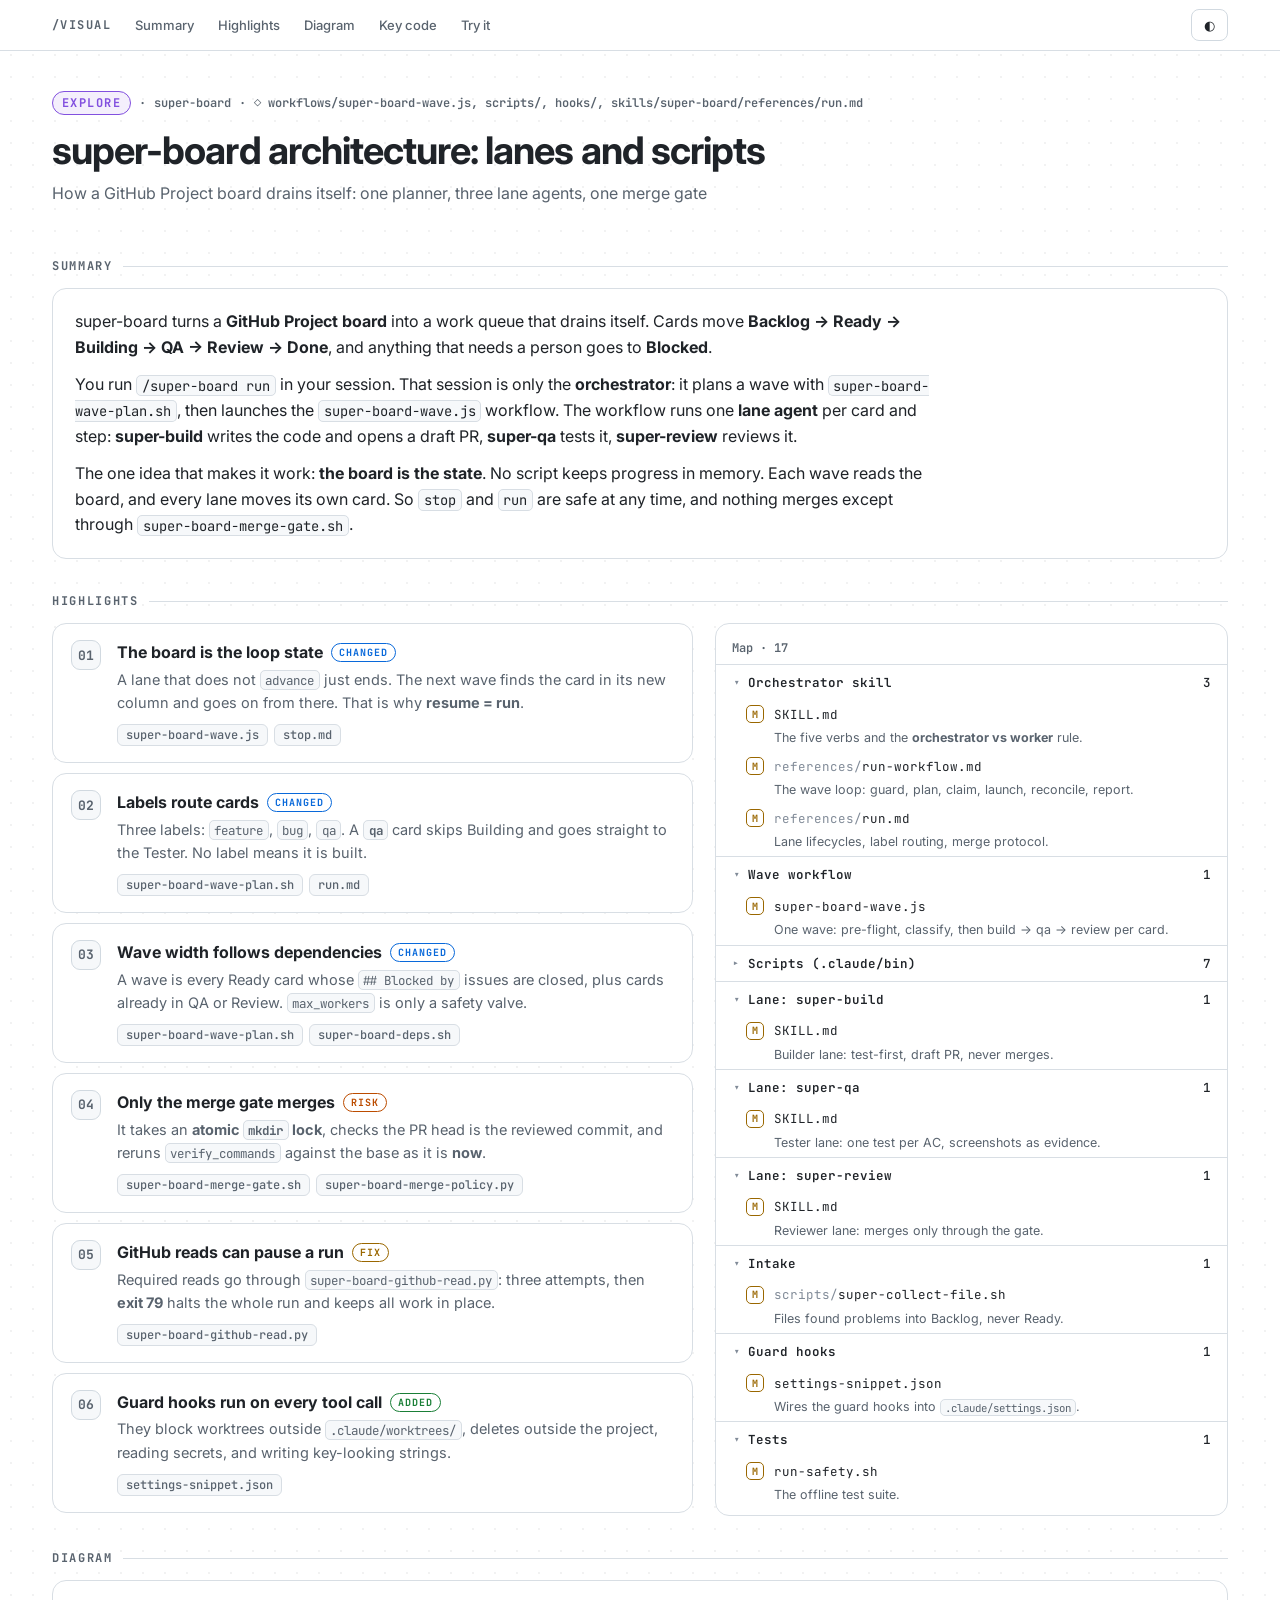
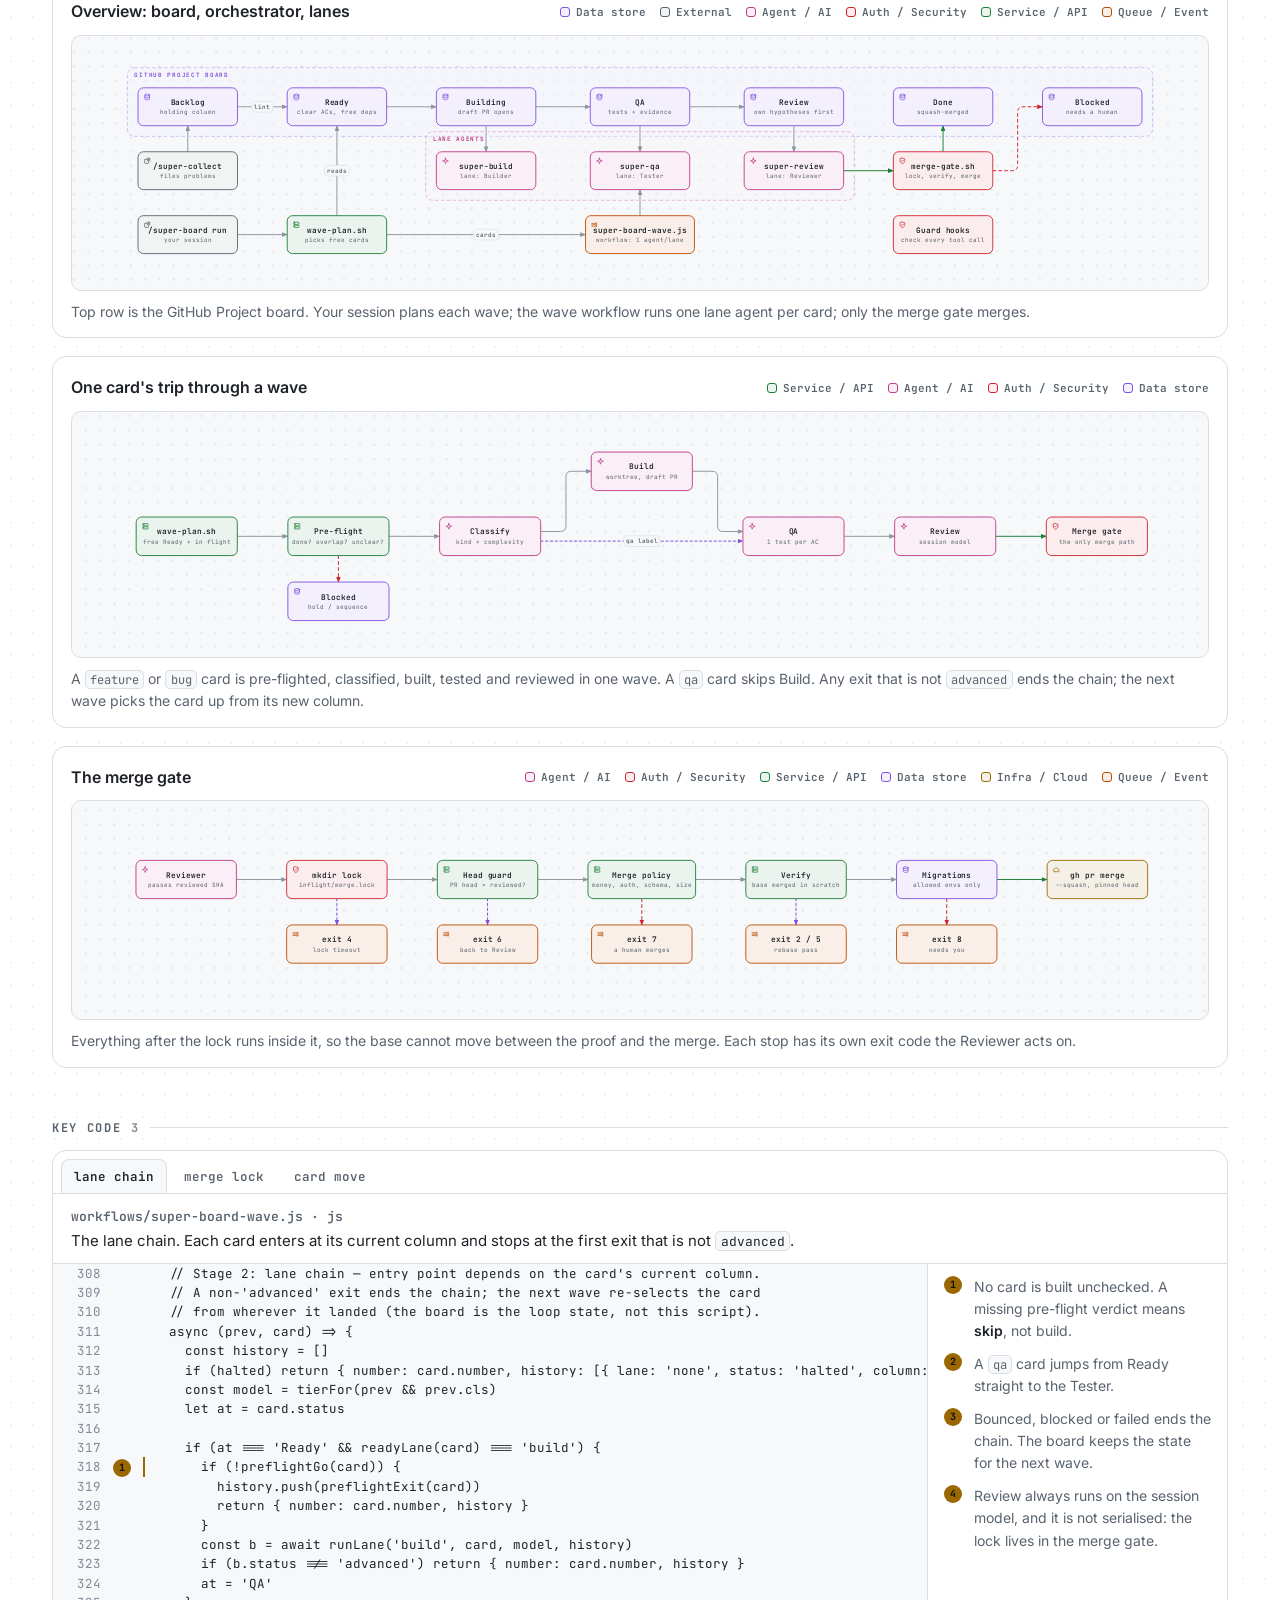
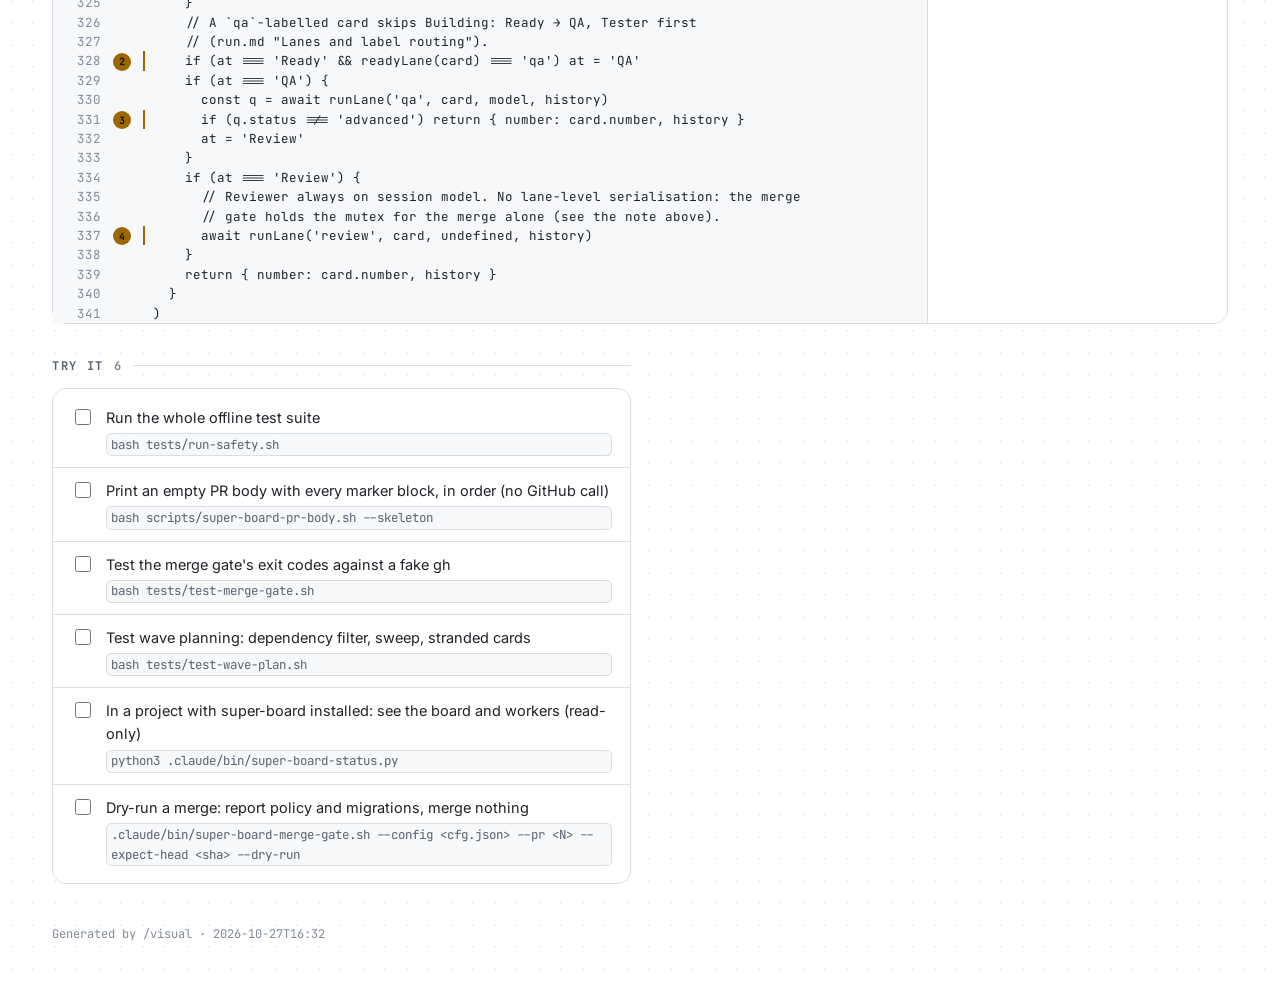
<file: diagrams/visual/examples/architecture.html>
<!doctype html>
<!--
  /visual page template. visual.py injects the page data into #visual-data; everything
  else renders client-side from this one file. No build, no runtime dependencies.
  Section layout adapted from BuilderIO/skills visual-recap + visual-plan (MIT, (c) 2026 Builder.io).
  Diagram style (semantic palette, mask-under-fill nodes, grid canvas, orthogonal routes,
  arrow markers) and viewer UX (camera zoom/pan with reading depths, minimap, node focus panel,
  node finder, export) adapted from tt-a1i/archify (MIT, (c) 2026 tt-a1i, (c) 2025 Cocoon AI).
  See ../THIRD_PARTY_NOTICES.md.
-->
<html lang="en">
<head>
<meta charset="utf-8">
<meta name="viewport" content="width=device-width, initial-scale=1">
<title>super-board architecture: lanes and scripts</title>
<link rel="preconnect" href="https://fonts.googleapis.com">
<link rel="stylesheet" href="https://fonts.googleapis.com/css2?family=Inter:wght@400;500;600;700&family=JetBrains+Mono:wght@400;600;700&display=swap">
<script>
  try { const t = localStorage.getItem('visual-theme'); if (t) document.documentElement.dataset.theme = t; } catch (e) {}
</script>
<style>
  /* Clean flowchart (GitHub Primer-like): light first, dark when the system or the toggle asks. */
  :root {
    --bg: #ffffff; --bg-2: #f6f8fa; --panel: #ffffff; --panel-2: #f6f8fa; --border: #d8dee4; --border-2: #d1d9e0;
    --text: #1f2328; --muted: #59636e; --dim: #818b98; --grid: rgba(31,35,40,.06); --mask: #ffffff; --arrow: #8c959f;
    --shadow: 0 8px 24px rgba(31,35,40,.10); --dot: #e6eaef; --gridline: transparent; --chrome: rgba(255,255,255,.94);
    --accent: #0969da; --accent-fg: #ffffff; --lane: rgba(31,35,40,.025);
    --cyan: #0969da; --green: #1a7f37; --violet: #8250df; --amber: #9a6700; --rose: #cf222e; --orange: #bc4c00; --slate: #59636e; --fuchsia: #bf3989;
    --k-public: #0969da; --k-lane: #0f766e; --k-ext: #8250df; --k-verb: #bf3989; --k-script: #6e7781; --k-hook: #cf222e; --k-board: #9a6700;
    --w-calls: #424a53; --w-feeds: #0969da; --w-triggers: #8250df; --w-state: #afb8c1; --w-guard: #cf222e;
    --add-bg: rgba(26,127,55,.10); --add-tx: #1a7f37; --del-bg: rgba(207,34,46,.08); --del-tx: #cf222e;
    color-scheme: light;
    --accent-f: color-mix(in srgb, var(--accent) 12%, var(--panel));
    --cyan-f: color-mix(in srgb, var(--cyan) 9%, var(--panel));
    --green-f: color-mix(in srgb, var(--green) 9%, var(--panel));
    --violet-f: color-mix(in srgb, var(--violet) 9%, var(--panel));
    --amber-f: color-mix(in srgb, var(--amber) 10%, var(--panel));
    --rose-f: color-mix(in srgb, var(--rose) 8%, var(--panel));
    --orange-f: color-mix(in srgb, var(--orange) 9%, var(--panel));
    --slate-f: color-mix(in srgb, var(--slate) 8%, var(--panel));
    --fuchsia-f: color-mix(in srgb, var(--fuchsia) 8%, var(--panel));
    --k-public-f: color-mix(in srgb, var(--k-public) 8%, var(--panel));
    --k-lane-f: color-mix(in srgb, var(--k-lane) 8%, var(--panel));
    --k-ext-f: color-mix(in srgb, var(--k-ext) 7%, var(--panel));
    --k-verb-f: color-mix(in srgb, var(--k-verb) 7%, var(--panel));
    --k-script-f: color-mix(in srgb, var(--k-script) 5%, var(--panel));
    --k-hook-f: color-mix(in srgb, var(--k-hook) 12%, var(--panel));
    --k-board-f: color-mix(in srgb, var(--k-board) 9%, var(--panel));
    --sans: Inter, -apple-system, BlinkMacSystemFont, "Segoe UI", "Noto Sans", Helvetica, Arial, sans-serif;
    --mono: "JetBrains Mono", ui-monospace, SFMono-Regular, "SF Mono", Menlo, Consolas, monospace;
  }
  @media (prefers-color-scheme: dark) {
    :root:not([data-theme="light"]) {
    --bg: #0d1117; --bg-2: #010409; --panel: #0d1117; --panel-2: #151b23; --border: #262c36; --border-2: #3d444d;
    --text: #f0f6fc; --muted: #9198a1; --dim: #656c76; --grid: rgba(240,246,252,.05); --mask: #0d1117; --arrow: #656c76;
    --shadow: 0 10px 30px rgba(1,4,9,.55); --dot: #161b22; --gridline: transparent; --chrome: rgba(13,17,23,.92);
    --accent: #4493f8; --accent-fg: #ffffff; --lane: rgba(240,246,252,.025);
    --cyan: #4493f8; --green: #3fb950; --violet: #ab7df8; --amber: #d29922; --rose: #f85149; --orange: #db6d28; --slate: #9198a1; --fuchsia: #db61a2;
    --k-public: #4493f8; --k-lane: #2dd4bf; --k-ext: #ab7df8; --k-verb: #f778ba; --k-script: #9198a1; --k-hook: #f85149; --k-board: #d29922;
    --w-calls: #b7bdc8; --w-feeds: #4493f8; --w-triggers: #ab7df8; --w-state: #4d5562; --w-guard: #f85149;
    --add-bg: rgba(63,185,80,.13); --add-tx: #56d364; --del-bg: rgba(248,81,73,.12); --del-tx: #ff7b72;
    color-scheme: dark;
    }
  }
  :root[data-theme="dark"] {
    --bg: #0d1117; --bg-2: #010409; --panel: #0d1117; --panel-2: #151b23; --border: #262c36; --border-2: #3d444d;
    --text: #f0f6fc; --muted: #9198a1; --dim: #656c76; --grid: rgba(240,246,252,.05); --mask: #0d1117; --arrow: #656c76;
    --shadow: 0 10px 30px rgba(1,4,9,.55); --dot: #161b22; --gridline: transparent; --chrome: rgba(13,17,23,.92);
    --accent: #4493f8; --accent-fg: #ffffff; --lane: rgba(240,246,252,.025);
    --cyan: #4493f8; --green: #3fb950; --violet: #ab7df8; --amber: #d29922; --rose: #f85149; --orange: #db6d28; --slate: #9198a1; --fuchsia: #db61a2;
    --k-public: #4493f8; --k-lane: #2dd4bf; --k-ext: #ab7df8; --k-verb: #f778ba; --k-script: #9198a1; --k-hook: #f85149; --k-board: #d29922;
    --w-calls: #b7bdc8; --w-feeds: #4493f8; --w-triggers: #ab7df8; --w-state: #4d5562; --w-guard: #f85149;
    --add-bg: rgba(63,185,80,.13); --add-tx: #56d364; --del-bg: rgba(248,81,73,.12); --del-tx: #ff7b72;
    color-scheme: dark;
  }
  * { box-sizing: border-box; }
  html { scroll-behavior: smooth; }
  body { margin: 0; background: var(--bg); color: var(--text); font: 15px/1.6 var(--sans); -webkit-font-smoothing: antialiased;
    background-image: radial-gradient(var(--grid) 1px, transparent 1px); background-size: 22px 22px; }
  a { color: var(--cyan); }
  code, .mono { font-family: var(--mono); font-size: .86em; }
  :not(pre) > code { overflow-wrap: anywhere; background: var(--panel-2); border: 1px solid var(--border); padding: .05em .35em; border-radius: 5px; }
  .wrap { max-width: 1240px; margin: 0 auto; padding: 0 16px; }
  @media (min-width: 720px) { .wrap { padding: 0 32px; } }

  /* top bar */
  .bar { position: sticky; top: 0; z-index: 20; backdrop-filter: blur(10px); background: color-mix(in srgb, var(--bg) 82%, transparent); border-bottom: 1px solid var(--border); }
  .bar .wrap { display: flex; align-items: center; gap: 14px; height: 50px; }
  .bar .brand { font: 700 12px var(--mono); letter-spacing: .12em; text-transform: uppercase; color: var(--muted); white-space: nowrap; }
  .bar nav { display: flex; gap: 4px; overflow-x: auto; scrollbar-width: none; flex: 1; }
  .bar nav a { color: var(--muted); text-decoration: none; font: 500 13px var(--sans); padding: 5px 10px; border-radius: 7px; white-space: nowrap; }
  .bar nav a:hover { color: var(--text); background: var(--panel); }
  .btn { background: var(--panel); border: 1px solid var(--border-2); color: var(--text); border-radius: 8px; height: 32px; padding: 0 12px; font: 500 13px var(--sans); cursor: pointer; }
  .btn:hover { border-color: var(--cyan); }
  .btn:focus-visible, button:focus-visible { outline: 2px solid var(--cyan); outline-offset: 2px; }

  /* hero */
  header.hero { padding: 40px 0 8px; }
  .eyebrow { display: flex; flex-wrap: wrap; align-items: center; gap: 8px; font: 600 12px var(--mono); color: var(--muted); }
  .kind { text-transform: uppercase; letter-spacing: .12em; font-weight: 700; padding: 3px 9px; border-radius: 999px; border: 1px solid; }
  .kind.recap { color: var(--green); border-color: var(--green); background: var(--green-f); }
  .kind.plan { color: var(--cyan); border-color: var(--cyan); background: var(--cyan-f); }
  .kind.explore { color: var(--violet); border-color: var(--violet); background: var(--violet-f); }
  h1 { font-size: clamp(26px, 4vw, 38px); line-height: 1.15; letter-spacing: -.025em; margin: 14px 0 8px; font-weight: 700; }
  .sub { color: var(--muted); font-size: 16px; margin: 0 0 18px; max-width: 820px; }
  .stats { display: flex; flex-wrap: wrap; gap: 8px; }
  .stat { display: flex; align-items: baseline; gap: 6px; background: var(--panel); border: 1px solid var(--border); border-radius: 10px; padding: 7px 12px; }
  .stat b { font: 700 17px var(--mono); }
  .stat span { color: var(--muted); font-size: 12px; text-transform: uppercase; letter-spacing: .08em; }
  .stat.add b { color: var(--green); } .stat.del b { color: var(--rose); }

  section { padding: 26px 0 8px; scroll-margin-top: 60px; }
  h2 { font: 700 12px var(--mono); letter-spacing: .14em; text-transform: uppercase; color: var(--muted); margin: 0 0 14px; display: flex; align-items: center; gap: 10px; }
  h2::after { content: ""; flex: 1; height: 1px; background: var(--border); }
  h2 .count { color: var(--dim); }
  .card { background: var(--panel); border: 1px solid var(--border); border-radius: 14px; }
  .prose p { margin: 0 0 12px; max-width: 860px; } .prose p:last-child { margin-bottom: 0; }
  .prose ul { margin: 0 0 12px; padding-left: 20px; }
  .summary { padding: 20px 22px; font-size: 16px; }

  /* key changes + files */
  .split { display: grid; gap: 22px; grid-template-columns: minmax(0, 1fr); align-items: start; }
  @media (min-width: 980px) { .split { grid-template-columns: minmax(0, 1.25fr) minmax(0, 1fr); } .split > aside { position: sticky; top: 64px; } }
  .changes { display: grid; gap: 10px; }
  .change { display: grid; grid-template-columns: 34px 1fr; gap: 12px; padding: 16px 18px; }
  .change .num { width: 30px; height: 30px; border-radius: 9px; display: grid; place-items: center; font: 700 13px var(--mono); background: var(--panel-2); border: 1px solid var(--border-2); color: var(--muted); }
  .change h3 { margin: 2px 0 4px; font-size: 16px; line-height: 1.35; display: flex; flex-wrap: wrap; align-items: center; gap: 8px; }
  .change .detail { color: var(--muted); font-size: 14.5px; }
  .tag { font: 700 10px var(--mono); letter-spacing: .1em; text-transform: uppercase; padding: 2px 7px; border-radius: 999px; border: 1px solid currentColor; }
  .t-added, .t-new, .t-add { color: var(--green); } .t-changed, .t-modified, .t-change { color: var(--cyan); } .t-removed, .t-delete { color: var(--rose); }
  .t-fix { color: var(--amber); } .t-refactor { color: var(--violet); } .t-docs, .t-chore { color: var(--slate); } .t-risk { color: var(--orange); }
  .chips { display: flex; flex-wrap: wrap; gap: 6px; margin-top: 10px; }
  .chip { font: 500 12px var(--mono); color: var(--muted); background: var(--panel-2); border: 1px solid var(--border); border-radius: 6px; padding: 2px 8px; cursor: pointer; }
  .chip:hover { color: var(--text); border-color: var(--cyan); }

  .files { padding: 6px 0; overflow: hidden; }
  .files .head { display: flex; justify-content: space-between; align-items: center; padding: 10px 16px 8px; font: 600 12px var(--mono); color: var(--muted); }
  .area { border-top: 1px solid var(--border); }
  .area > summary { list-style: none; cursor: pointer; display: flex; align-items: center; gap: 8px; padding: 9px 16px; font: 600 12.5px var(--mono); color: var(--text); }
  .area > summary::-webkit-details-marker { display: none; }
  .area > summary::before { content: "▸"; color: var(--dim); transition: transform .15s; }
  .area[open] > summary::before { transform: rotate(90deg); }
  .area > summary .n { margin-left: auto; font-weight: 500; }
  .frow { display: grid; grid-template-columns: 20px minmax(0,1fr) auto; gap: 8px; align-items: center; padding: 5px 16px 5px 30px; font: 12.5px var(--mono); cursor: default; }
  .frow.link { cursor: pointer; } .frow.link:hover, .frow.hl { background: var(--panel-2); }
  .frow .st { width: 18px; height: 18px; border-radius: 5px; display: grid; place-items: center; font-size: 10px; font-weight: 700; border: 1px solid currentColor; }
  .st.A { color: var(--green); } .st.M { color: var(--amber); } .st.D { color: var(--rose); } .st.R { color: var(--violet); }
  .frow .p { overflow: hidden; text-overflow: ellipsis; white-space: nowrap; direction: rtl; text-align: left; }
  .frow .p bdi { direction: ltr; } .frow .p .dir { color: var(--dim); }
  .frow .ad { display: flex; gap: 6px; align-items: center; white-space: nowrap; }
  .plus { color: var(--green); } .minus { color: var(--rose); }
  .blocks { display: inline-flex; gap: 2px; } .blocks i { width: 7px; height: 7px; border-radius: 2px; background: var(--border-2); }
  .blocks i.g { background: var(--green); } .blocks i.r { background: var(--rose); }
  .fnote { grid-column: 2 / 4; color: var(--muted); font: 12.5px/1.45 var(--sans); margin-top: -2px; }

  /* diagrams */
  figure.dia { margin: 0 0 18px; padding: 18px 18px 14px; overflow: hidden; }
  @media (min-width: 1300px) { #diagram { position: relative; left: 50%; transform: translateX(-50%); width: min(1640px, calc(100vw - 64px)); } }
  figure.dia figcaption { display: flex; flex-wrap: wrap; justify-content: space-between; gap: 8px 18px; margin-bottom: 10px; }
  figure.dia .ft { font-weight: 600; font-size: 16px; }
  figure.dia .fc { color: var(--muted); font-size: 14px; margin-top: 10px; }
  .canvas { position: relative; overflow: hidden; border-radius: 10px; border: 1px solid var(--border); background-color: var(--bg-2); touch-action: none; cursor: grab; outline: none;
    background-image: radial-gradient(circle, var(--dot) 1.1px, transparent 1.4px), linear-gradient(var(--gridline) 1px, transparent 1px), linear-gradient(90deg, var(--gridline) 1px, transparent 1px); }
  .canvas:focus-visible { box-shadow: 0 0 0 2px var(--cyan); }
  .canvas.grabbing, .stage.grabbing { cursor: grabbing; }
  .canvas svg { display: block; position: absolute; inset: 0; }
  .canvas.full { position: fixed; inset: 12px; z-index: 60; border-radius: 14px; box-shadow: var(--shadow); height: auto !important; }
  body.noscroll { overflow: hidden; }
  .cam-hint { position: absolute; left: 10px; bottom: 8px; font: 500 11px var(--mono); color: var(--dim); pointer-events: none; opacity: 0; transition: opacity .2s; }
  .canvas:hover .cam-hint { opacity: 1; }
  .ctl { position: absolute; right: 10px; bottom: 10px; display: flex; align-items: center; gap: 2px; padding: 3px; border-radius: 11px; background: var(--chrome); border: 1px solid var(--border-2); box-shadow: var(--shadow); backdrop-filter: blur(10px); z-index: 4; }
  .ctl button { min-width: 30px; height: 28px; border: 0; background: none; color: var(--text); font: 600 13px var(--mono); border-radius: 8px; cursor: pointer; padding: 0 7px; }
  .ctl button:hover:not(:disabled) { background: var(--panel-2); color: var(--cyan); }
  .ctl button:disabled { opacity: .35; cursor: default; }
  .ctl .pct { min-width: 54px; font-weight: 500; color: var(--muted); }
  .ctl .sep { width: 1px; height: 18px; background: var(--border-2); margin: 0 3px; }
  .ctl .depth { font: 700 10px var(--mono); letter-spacing: .12em; color: var(--dim); padding: 0 8px; }
  .mini-ctl { opacity: .0; transition: opacity .2s; } .canvas:hover .mini-ctl, .canvas:focus-within .mini-ctl, .canvas.full .mini-ctl { opacity: 1; }
  @media (hover: none) { .mini-ctl { opacity: 1; } }
  .legend { display: flex; flex-wrap: wrap; gap: 6px 14px; font: 600 11px var(--mono); color: var(--muted); align-items: center; }
  .legend i { display: inline-block; width: 10px; height: 10px; border-radius: 3px; border: 1.5px solid; margin-right: 6px; vertical-align: -1px; }
  svg .n-mask { fill: var(--mask); }
  svg .n-body { stroke-width: 1.5; transition: stroke-width .15s, filter .15s; }
  svg .n-label { fill: var(--text); font: 600 13px var(--mono); letter-spacing: -.01em; }
  svg .n-sub { fill: var(--muted); font: 10px var(--mono); }
  svg .e-label { fill: var(--muted); font: 600 10px var(--mono); }
  svg .e-lbg { fill: var(--bg-2); stroke: var(--border); }
  svg .g-label { font: 700 10px var(--mono); letter-spacing: .12em; text-transform: uppercase; }
  svg .badge-tx { font: 700 8.5px var(--mono); letter-spacing: .08em; }
  svg .edge { fill: none; stroke-width: 1.6; stroke-linecap: round; stroke-linejoin: round; transition: stroke-width .15s, opacity .2s; }
  svg .halo { fill: none; stroke: var(--bg-2); stroke-width: 6; }
  svg .hitline { fill: none; stroke: transparent; stroke-width: 12; }
  svg .flowline { fill: none; stroke-width: 2.4; stroke-linecap: round; stroke-dasharray: 10 70; opacity: 0; pointer-events: none; }
  .flowing svg .flowline { opacity: .9; animation: flowdash 2.4s linear infinite; }
  .flowing svg .edge { opacity: .8; }
  @keyframes flowdash { to { stroke-dashoffset: -160; } }
  /* intake badges and the view tour: a ticket dot rides the loop while flow is on */
  svg .intake-chip { fill: #fff; stroke: var(--border-2); stroke-width: 1.2; }
  svg .intake-tx { fill: var(--muted); font: 600 10.5px var(--sans); }
  svg .intake-chip.dashed { fill: var(--panel); stroke: var(--w-feeds); stroke-dasharray: 3 3; }
  svg .intake-mark { fill: #1b1f23; font: 700 13px var(--sans); }
  svg .intake-chip.dashed + .intake-mark { fill: var(--w-feeds); }
  svg .tour, svg .tour-glow { display: none; pointer-events: none; }
  .flowing svg .tour, .flowing svg .tour-glow { display: inline; }
  svg .tour-glow { fill: none; stroke-width: 7; stroke-linecap: round; filter: blur(2.5px); }
  svg .tour-dot { fill: var(--w-feeds); stroke: var(--bg-2); stroke-width: 1.5; filter: drop-shadow(0 0 6px var(--w-feeds)); }
  svg .tour-packet { fill: var(--w-feeds); }
  .flowing svg .node.tour-stop { transform-box: fill-box; transform-origin: center; animation: tour-pulse 8s ease-in-out infinite; }
  @keyframes tour-pulse { 0%, 9%, 100% { transform: none; filter: none; } 4% { transform: scale(1.04); filter: drop-shadow(0 0 10px color-mix(in srgb, var(--w-feeds) 60%, transparent)); } }
  .flowing svg .edge-g.back .edge { animation: march 1.1s linear infinite; }
  @keyframes march { to { stroke-dashoffset: -22; } }
  @media (prefers-reduced-motion: reduce) { svg .tour, svg .tour-glow { display: none !important; } .flowing svg .node.tour-stop, .flowing svg .edge-g.back .edge { animation: none; } }
  @media (prefers-reduced-motion: reduce) { .flowing svg .flowline { animation: none; opacity: 0; } .flowing svg .edge { opacity: 1; } }
  .ctl button.on { color: var(--cyan); background: var(--cyan-f); }
  svg .flow { stroke-dasharray: 6 6; animation: flow 1.2s linear infinite; }
  @keyframes flow { to { stroke-dashoffset: -12; } }
  @media (prefers-reduced-motion: reduce) { svg .flow { animation: none; } }
  /* reading depths (archify): far out = shapes + names; closer = subs, verbs, edge labels */
  .depth-read { transition: opacity .18s; }
  [data-depth="map"] .depth-read { opacity: 0; pointer-events: none; }
  /* typed node styles (map) */
  svg .node { cursor: pointer; outline: none; }
  svg .node .n-ring { fill: none; stroke-width: 1.2; stroke-opacity: .38; }
  svg .node.pub .n-body { stroke-width: 2.6; }
  svg .node.pub .n-label { font-weight: 700; }
  svg .node.priv .n-body { stroke-width: 1; stroke-opacity: .7; fill-opacity: .5; }
  svg .node.priv .n-label { fill: var(--muted); font-weight: 500; font-size: 11.5px !important; }
  svg .node.priv .n-sub { display: none; }
  svg .node.priv .n-sigil { opacity: .7; }
  svg .node .n-stack { fill: var(--mask); stroke-width: 1; stroke-opacity: .45; }
  svg .node .ini-tx { font: 700 7.5px var(--mono); }
  svg .node .tab-tx { font: 800 8px var(--mono); letter-spacing: .14em; fill: var(--mask); }
  svg .node .verb-chip { fill: var(--mask); stroke-width: .9; stroke-opacity: .6; }
  svg .node .verb-tx { font: 600 9.5px var(--mono); }
  svg .node.subject .n-body { stroke-dasharray: none; filter: drop-shadow(0 0 10px color-mix(in srgb, currentColor 0%, transparent)); }
  svg .node:hover .n-body, svg .node:focus-visible .n-body { stroke-width: 3; }
  svg .node.priv:hover .n-body { stroke-opacity: 1; }
  svg .node.priv:hover .n-label { fill: var(--text); }
  svg .node:focus-visible .n-mask { stroke: var(--cyan); stroke-width: 3; }
  svg .edge-g.hov .edge, svg .edge-g.hot .edge { stroke-width: 2.6; }
  .focusing svg .node:not(.sel):not(.nb) { opacity: .28; }
  .focusing svg .edge-g:not(.hot) { opacity: .15; }
  .focusing svg .e-lab:not(.hot) { opacity: .15; }
  svg .node, svg .edge-g, svg .e-lab { transition: opacity .2s; }
  svg .node.sel .n-body { stroke-width: 3.2; }
  svg .node.sel .n-mask { stroke: var(--accent); stroke-width: 2; }
  svg .node.sel .n-body { animation: select-glow .65s ease-out; filter: drop-shadow(0 0 5px color-mix(in srgb, var(--accent) 40%, transparent)); }
  svg .node.nb .n-body { stroke-width: 2.6; stroke-opacity: 1; }
  svg .n-port { fill: var(--panel); stroke-width: 1.5; pointer-events: none; transition: fill .2s, stroke-width .2s; }
  svg .node.sel .n-port, svg .node.nb .n-port.hot { fill: var(--accent); stroke: var(--accent); stroke-width: 2.2; }
  body.map-mode .focusing svg .edge-g.hot .flowline { opacity: .95; stroke-width: 3.4; stroke-dasharray: 8 13; animation: selected-flow 1.1s linear infinite; }
  body.map-mode .focusing svg .edge-g.hot .edge { stroke-width: 2.8; }
  @keyframes selected-flow { to { stroke-dashoffset: -42; } }
  @keyframes select-glow { from { filter: drop-shadow(0 0 12px color-mix(in srgb, var(--accent) 70%, transparent)); stroke-width: 5; } }
  svg .node.main-step .n-body { stroke-width: 2.2; }
  svg .node.main-step .n-label { font-weight: 800; }
  @media (prefers-reduced-motion: reduce) {
    svg .node, svg .edge-g, svg .e-lab, svg .n-port { transition: none; }
    svg .node.sel .n-body, svg .node.flash .n-mask { animation: none; }
    body.map-mode .focusing svg .edge-g.hot .flowline { animation: none; opacity: .8; }
    .panel { animation: none !important; }
  }
  svg .node.flash .n-mask { animation: flash 1.3s ease-out; }
  @keyframes flash { 0%, 40% { stroke: var(--amber); stroke-width: 8; } 100% { stroke-width: 0; } }


  /* map: rounded wires with pill labels, lanes, step badges, author name tags */
  body.map-mode svg .e-lbg { fill: var(--panel); stroke: var(--border-2); }
  body.map-mode svg .e-label { fill: var(--text); font: 600 10.5px var(--sans); }
  body.map-mode svg .edge { stroke-width: 1.8; }
  body.map-mode svg .w-state .edge { stroke-width: 1.4; }
  body.map-mode .flowing svg .flowline { opacity: .45; }
  body.map-mode .flowing svg .edge { opacity: 1; }
  body.map-mode .flowing svg .w-state .flowline { opacity: 0; }
  svg .e-lab.ctag .e-lbg { fill: var(--accent-f); stroke: color-mix(in srgb, var(--accent) 45%, transparent); } svg .e-lab.ctag .e-label { fill: var(--accent); }
  svg .e-lab.w-state .e-label { fill: var(--muted); font-weight: 500; }
  .lgi i.w { width: 18px; height: 0; border: 0; border-top: 2px solid; border-radius: 0; }
  .lgi i.w.dash { border-top-style: dashed; }
  svg .e-step { fill: var(--accent); } svg .e-step-tx { fill: var(--accent-fg); font: 700 9.5px var(--sans); }
  svg .lane-box { fill: var(--lane); stroke: var(--border); }
  svg .lane-num { fill: var(--accent); } svg .lane-num-tx { fill: var(--accent-fg); font: 700 11px var(--sans); }
  svg .lane-t { fill: var(--text); font: 700 11px var(--sans); } svg .lane-c { fill: var(--muted); font: 500 11px var(--sans); }
  svg .lane-arrow { fill: var(--dim); font: 600 16px var(--sans); }
  svg .stp { fill: var(--text); } svg .stp-tx { fill: var(--bg); font: 700 9.5px var(--sans); }
  svg .ntag-bg { fill: var(--panel); stroke: var(--border-2); }
  svg .ntag-tx { fill: var(--muted); font: 600 10px var(--sans); }
  svg .ntag-ring { fill: none; stroke-width: 1.6; }
  svg .ini-tx2 { font: 700 9px var(--sans); }
  /* ================= map mode app shell =================
     Layout: views (column browser) left, map on top, details strip below the map. */
  body.map-mode { overflow: hidden; height: 100dvh; background: var(--bg); background-image: none; }
  body.map-mode svg .n-label, body.map-mode svg .e-label { font-family: var(--sans); }
  body.map-mode svg .n-sub, body.map-mode svg .verb-tx { font-family: var(--sans); }
  body.map-mode svg .n-label { font-weight: 650; letter-spacing: 0; }
  .mapapp { display: grid; grid-template-columns: 0 minmax(0, 1fr); grid-template-rows: 52px minmax(0, 1fr); height: 100dvh; max-width: none; padding: 0; transition: grid-template-columns .22s ease; }
  body.tree-open .mapapp { grid-template-columns: min(var(--browser-width, 224px), 38vw) minmax(0, 1fr); }
  .mbar { grid-column: 1 / -1; display: flex; align-items: center; gap: 10px; padding: 0 14px; border-bottom: 1px solid var(--border); background: var(--bg); z-index: 10; min-width: 0; }
  .mbrand { display: flex; align-items: center; gap: 8px; font: 650 14.5px var(--sans); white-space: nowrap; min-width: 0; }
  .mbrand i { width: 9px; height: 9px; border-radius: 50%; background: var(--accent); flex: none; }
  .crumbs { display: flex; align-items: center; gap: 4px; min-width: 0; flex: 1; overflow-x: auto; scrollbar-width: none; padding-left: 10px; border-left: 1px solid var(--border); }
  .crumb { font: 500 12.5px var(--sans); color: var(--muted); background: none; border: 0; padding: 3px 8px; border-radius: 6px; cursor: pointer; white-space: nowrap; }
  button.crumb:hover { color: var(--text); background: var(--panel-2); }
  .crumb.cur { color: var(--text); font-weight: 600; background: var(--accent-f, var(--cyan-f)); box-shadow: inset 0 0 0 1px color-mix(in srgb, var(--accent) 40%, transparent); cursor: default; }
  .crumb-sep { color: var(--dim); font-size: 12px; }
  .ibtn { width: 32px; height: 32px; flex: none; border-radius: 8px; border: 1px solid var(--border-2); background: var(--panel); color: var(--text); cursor: pointer; font: 600 14px var(--sans); }
  .ibtn:hover, .ibtn[aria-expanded="true"] { border-color: var(--accent); color: var(--accent); }
  .ibtn.sm { width: 26px; height: 26px; font-size: 12px; border-radius: 7px; }
  .pbtn { height: 32px; padding: 0 14px; border-radius: 8px; border: 1px solid var(--text); background: var(--text); color: var(--bg); font: 600 13px var(--sans); cursor: pointer; white-space: nowrap; }
  .pbtn:hover { opacity: .88; }
  .kbd { font: 600 10.5px var(--mono); border: 1px solid var(--border-2); border-bottom-width: 2px; border-radius: 4px; padding: 0 5px; color: var(--muted); background: var(--panel); white-space: nowrap; }
  .findbtn { display: flex; align-items: center; gap: 8px; width: min(250px, 24vw); height: 32px; padding: 0 8px 0 10px; border-radius: 8px; border: 1px solid var(--border-2); background: var(--panel); color: var(--muted); font: 13px var(--sans); cursor: pointer; flex: none; }
  .findbtn:hover { border-color: var(--accent); }
  .findbtn .ft { flex: 1; text-align: left; overflow: hidden; text-overflow: ellipsis; white-space: nowrap; }
  .menu { position: relative; }
  .menu-pop[hidden] { display: none; }
  .menu-pop { position: absolute; right: 0; top: 40px; min-width: 210px; padding: 5px; border-radius: 10px; background: var(--panel); border: 1px solid var(--border-2); box-shadow: var(--shadow); display: grid; z-index: 30; }
  .menu-pop button { text-align: left; background: none; border: 0; color: var(--text); font: 500 13px var(--sans); padding: 7px 10px; border-radius: 6px; cursor: pointer; }
  .menu-pop button:hover { background: var(--panel-2); color: var(--accent); }
  .menu-pop hr { border: 0; border-top: 1px solid var(--border); margin: 4px 0; width: 100%; }

  /* views: Finder-style column browser */
  .outline { grid-row: 2; grid-column: 1; overflow: hidden; border-right: 1px solid var(--border); background: var(--bg); visibility: hidden; min-width: 0; }
  body.tree-open .outline { visibility: visible; }
  .miller { display: flex; height: 100%; overflow-x: auto; overflow-y: hidden; scroll-behavior: smooth; scrollbar-width: thin; }
  .mcol { flex: 0 0 224px; min-width: 224px; border-right: 1px solid var(--border); padding: 8px 6px; overflow-y: auto; }
  .mcol:last-child { border-right: 0; flex-grow: 1; }
  .mch { font: 700 10px var(--sans); letter-spacing: .08em; text-transform: uppercase; color: var(--muted); padding: 2px 8px 6px; white-space: nowrap; overflow: hidden; text-overflow: ellipsis; }
  .mit { display: flex; justify-content: space-between; align-items: center; gap: 6px; width: 100%; min-height: 34px; padding: 7px 8px; border-radius: 6px; border: 0; background: none; color: var(--text); font: 500 12.5px/1.4 var(--sans); cursor: pointer; text-align: left; }
  .mit span { min-width: 0; overflow-wrap: anywhere; white-space: normal; }
  .mit em { font-style: normal; color: var(--muted); font-size: 11px; white-space: nowrap; flex: none; }
  .mit:hover { background: var(--panel-2); }
  .mit.path { background: var(--panel-2); font-weight: 650; }
  .mit.on { background: var(--accent); color: var(--accent-fg); font-weight: 650; }
  .mit.on em { color: inherit; opacity: .8; }
  .family-box { fill: var(--panel); fill-opacity: .45; stroke-width: 1.5; }
  .family-title { font: 650 11px var(--mono); }

  .mmain { grid-row: 2; grid-column: 2; display: flex; flex-direction: column; min-width: 0; min-height: 0; }
  .stage { flex: 1; min-height: 0; position: relative; overflow: hidden; touch-action: none; cursor: grab; outline: none; background: var(--bg-2); }
  :root:not([data-theme="dark"]) .stage { background: #fbfcfd; }
  @media (prefers-color-scheme: dark) { :root:not([data-theme="light"]) .stage { background: var(--bg-2); } }
  .stage svg.map-svg { position: absolute; inset: 0; display: block; transition: opacity .13s ease; }
  .stage.fading svg.map-svg { opacity: 0; }
  /* view header: a pill that opens on tap */
  .vpill { position: absolute; left: 16px; top: 14px; z-index: 4; max-width: calc(100% - 32px); }
  .vpill .pill { display: inline-flex; align-items: center; gap: 8px; max-width: 100%; background: var(--panel); border: 1px solid var(--border-2); border-radius: 999px; padding: 5px 8px 5px 14px; box-shadow: var(--shadow); font: 13px var(--sans); color: var(--text); white-space: nowrap; cursor: pointer; }
  .vpill .pill b { overflow: hidden; text-overflow: ellipsis; font-weight: 650; }
  .vpill .pill .n { background: var(--panel-2); border-radius: 999px; padding: 1px 8px; font-size: 11.5px; color: var(--muted); }
  .vpill .pill:hover, .vpill .pill[aria-expanded="true"] { border-color: var(--accent); }
  .view-note { margin: 8px 4px 0; max-width: 760px; color: var(--muted); font: 12px/1.55 var(--sans); }
  .vpop { margin-top: 8px; width: 380px; max-width: 100%; background: var(--panel); border: 1px solid var(--border-2); border-radius: 12px; box-shadow: var(--shadow); padding: 12px 14px; font-size: 12.5px; max-height: 60vh; overflow: auto; }
  .vpop[hidden] { display: none; }
  .vpop h4 { margin: 0 0 4px; font: 650 14px var(--sans); }
  .vpop p { margin: 0 0 8px; color: var(--muted); }
  .vpop ol { margin: 0 0 8px; padding-left: 20px; columns: 2; column-gap: 20px; }
  .vpop li { break-inside: avoid; white-space: nowrap; overflow: hidden; text-overflow: ellipsis; }
  .vpop .vm { font: 11px var(--mono); color: var(--dim); }
  .vpop .back { border: 0; background: none; color: var(--accent); font: 600 12px var(--sans); padding: 0 0 6px; cursor: pointer; }
  .vlanes { display: flex; flex-wrap: wrap; gap: 4px 6px; align-items: center; margin: 0 0 8px; font-size: 12px; }
  .vlanes span { display: inline-flex; align-items: center; gap: 5px; border: 1px solid var(--border-2); border-radius: 999px; padding: 1px 9px 1px 3px; font-weight: 600; }
  .vlanes em { font-style: normal; display: grid; place-items: center; width: 16px; height: 16px; border-radius: 50%; background: var(--accent); color: var(--accent-fg); font-size: 9.5px; }
  .vlanes i { font-style: normal; color: var(--dim); }
  /* legend: a box in the corner that folds away */
  .m-legend { position: absolute; left: 16px; bottom: 40px; z-index: 3; background: var(--panel); border: 1px solid var(--border-2); border-radius: 12px; box-shadow: var(--shadow); padding: 8px 12px; font: 11.5px var(--sans); display: grid; grid-template-columns: repeat(2, auto); gap: 3px 16px; max-width: calc(100% - 290px); }
  .m-legend .t { grid-column: 1 / -1; display: flex; justify-content: space-between; align-items: center; gap: 12px; font: 700 10px var(--sans); letter-spacing: .1em; color: var(--muted); }
  .m-legend .t button { border: 0; background: none; color: var(--muted); cursor: pointer; font: 700 13px var(--sans); padding: 0 2px; line-height: 1; }
  .m-legend.folded .lgi { display: none; }
  .lgi { display: flex; align-items: center; gap: 7px; white-space: nowrap; }
  .lgi i { width: 14px; height: 10px; border: 1.5px solid var(--muted); border-radius: 3px; flex: none; }
  .lgi i.p { border-radius: 999px; } .lgi i.d { border-style: dashed; } .lgi i.h { border-radius: 0; clip-path: polygon(3px 0, calc(100% - 3px) 0, 100% 50%, calc(100% - 3px) 100%, 3px 100%, 0 50%); border: 0; }
  .lgi i.s { box-shadow: 2px 2px 0 -.5px var(--panel), 2px 2px 0 .5px var(--muted); background: var(--panel); }
  .lgi i.num { width: 14px; height: 14px; border: 0; border-radius: 50%; background: var(--text); color: var(--bg); font: 700 8px/14px var(--sans); text-align: center; font-style: normal; }
  .lgi i.tag { width: 20px; border-radius: 999px; border-width: 1px; }
  .lgi b { font-weight: 650; } .lgi span { color: var(--muted); }
  /* controls + minimap, bottom right */
  .mctl { position: absolute; right: 16px; bottom: 40px; z-index: 3; display: flex; flex-direction: column; align-items: flex-end; gap: 8px; }
  .minimap { width: 200px; height: 112px; border-radius: 10px; background: var(--panel); border: 1px solid var(--border-2); box-shadow: var(--shadow); overflow: hidden; cursor: crosshair; padding: 6px; transition: opacity .2s; }
  .minimap.all { opacity: .6; } .minimap:hover { opacity: 1; }
  .minimap svg { width: 100%; height: 100%; display: block; }
  .minimap .vp { fill: color-mix(in srgb, var(--accent) 10%, transparent); stroke: var(--accent); }
  .mctl .ctl { position: static; border-radius: 12px; padding: 4px; background: var(--panel); border-color: var(--border-2); }
  .mctl .ctl button.on { color: var(--accent); background: color-mix(in srgb, var(--accent) 14%, transparent); }
  .mctl .ctl button:hover:not(:disabled) { color: var(--accent); }
  /* help: one quiet line at the bottom, keys in a popover */
  .hint { position: absolute; left: 0; right: 0; bottom: 0; z-index: 3; display: flex; gap: 16px; justify-content: center; align-items: center; height: 28px; padding: 0 12px; font: 11.5px var(--sans); color: var(--muted); background: color-mix(in srgb, var(--bg) 88%, transparent); border-top: 1px solid var(--border); white-space: nowrap; overflow: hidden; }
  .hint b { color: var(--text); font-weight: 600; }
  .hint.msg { color: var(--accent); font-weight: 600; }
  .hpop { position: fixed; right: 14px; top: 58px; width: 300px; background: var(--panel); border: 1px solid var(--border-2); border-radius: 12px; box-shadow: var(--shadow); padding: 12px 14px; z-index: 40; font-size: 12.5px; }
  .hpop[hidden] { display: none; }
  .hpop::before { content: ""; position: absolute; right: 9px; top: -6px; width: 10px; height: 10px; background: var(--panel); border-left: 1px solid var(--border-2); border-top: 1px solid var(--border-2); transform: rotate(45deg); }
  .hpop dl { display: grid; grid-template-columns: auto 1fr; gap: 5px 14px; margin: 8px 0 0; }
  .hpop dt { font: 600 11px var(--mono); color: var(--accent); } .hpop dd { margin: 0; color: var(--muted); }
  /* loading: ghost nodes; empty: a friendly card */
  .ghosts { position: absolute; inset: 0; z-index: 2; pointer-events: none; }
  .ghosts span { position: absolute; height: 52px; border-radius: 10px; border: 1px solid var(--border); background: linear-gradient(90deg, var(--panel-2) 0%, var(--panel) 50%, var(--panel-2) 100%); background-size: 200% 100%; animation: shim 1.4s linear infinite; }
  @keyframes shim { to { background-position: -200% 0; } }
  @media (prefers-reduced-motion: reduce) { .ghosts span { animation: none; } }
  .empty-view { position: absolute; left: 50%; top: 45%; transform: translate(-50%, -50%); text-align: center; width: min(380px, 86%); z-index: 2; }
  .empty-view .ico { font-size: 28px; color: var(--dim); }
  .empty-view h4 { margin: 6px 0 4px; font: 650 16px var(--sans); }
  .empty-view p { margin: 0 0 12px; color: var(--muted); font-size: 13px; }
  /* ⌘K command box */
  .scrim { position: fixed; inset: 0; z-index: 60; display: flex; justify-content: center; align-items: flex-start; padding-top: 12vh; background: color-mix(in srgb, var(--bg) 55%, transparent); backdrop-filter: blur(2px); }
  .scrim[hidden] { display: none; }
  .pal { width: min(560px, calc(100vw - 32px)); background: var(--panel); border: 1px solid var(--border-2); border-radius: 14px; box-shadow: var(--shadow); overflow: hidden; }
  .pal .in { display: flex; gap: 10px; align-items: center; padding: 12px 14px; border-bottom: 1px solid var(--border); color: var(--muted); }
  .pal input { flex: 1; min-width: 0; border: 0; outline: 0; background: transparent; color: var(--text); font: 16px var(--sans); }
  .pal .res { max-height: min(52vh, 440px); overflow: auto; padding: 4px 6px 6px; }
  .pal .gt { font: 700 10.5px var(--sans); letter-spacing: .08em; text-transform: uppercase; color: var(--muted); padding: 8px 8px 3px; }
  .fr { display: flex; align-items: center; gap: 9px; width: 100%; padding: 7px 9px; border-radius: 8px; border: 0; background: none; color: var(--text); text-align: left; cursor: pointer; font: 13px var(--sans); }
  .fr.on { background: var(--panel-2); box-shadow: inset 2px 0 0 var(--accent); }
  .fr i { width: 8px; height: 8px; border-radius: 50%; flex: none; }
  .fr b { font-weight: 600; white-space: nowrap; overflow: hidden; text-overflow: ellipsis; }
  .fr span { margin-left: auto; color: var(--muted); font-size: 11.5px; white-space: nowrap; overflow: hidden; text-overflow: ellipsis; max-width: 55%; }
  .fr mark { background: color-mix(in srgb, var(--accent) 22%, transparent); color: inherit; border-radius: 2px; }
  .pal .none { padding: 22px 16px; text-align: center; color: var(--muted); font-size: 13px; }
  .pal .none h4 { margin: 4px 0; color: var(--text); font: 650 14px var(--sans); }
  .pal .none button { border: 0; background: none; color: var(--accent); font: 600 13px var(--sans); cursor: pointer; }
  .pal .pft { display: flex; gap: 14px; padding: 8px 14px; border-top: 1px solid var(--border); font-size: 11.5px; color: var(--muted); }

  /* details: a short strip under the map — compact header, then When to use · What it is · How it works · Example · Behind the scenes tabs */
  .panel { flex: none; height: 234px; max-height: 44%; overflow: auto; border-top: 1px solid var(--border-2); background: var(--panel); z-index: 5; animation: rise .2s ease; }
  .panel[hidden] { display: none; }
  @keyframes rise { from { transform: translateY(12px); opacity: 0; } }
  .ph { display: flex; align-items: center; gap: 12px; padding: 12px 18px 6px; }
  .ph .big { width: 38px; height: 38px; border-radius: 10px; display: grid; place-items: center; color: #fff; flex: none; }
  .ph .pt { min-width: 0; flex: 1; }
  .ph h3 { margin: 0; font: 650 17px var(--sans); white-space: nowrap; overflow: hidden; text-overflow: ellipsis; }
  .ph small { display: flex; flex-wrap: wrap; align-items: center; gap: 4px 8px; color: var(--muted); font-size: 12.5px; }
  .ph .acts { display: flex; gap: 8px; align-items: center; flex: none; }
  .vis { font: 700 9px var(--sans); letter-spacing: .1em; padding: 1px 6px; border-radius: 4px; border: 1px solid var(--border-2); color: var(--muted); }
  .vis.pub { background: var(--k-public); border-color: var(--k-public); color: #fff; } .vis.ext { border-style: dashed; border-color: var(--k-ext); color: var(--k-ext); }
  .author { display: inline-flex; align-items: center; gap: 6px; padding: 1px 9px 1px 1px; border-radius: 999px; border: 1px solid var(--border-2); color: var(--text); text-decoration: none; background: var(--panel); font-size: 12px; }
  .author:hover { border-color: var(--accent); }
  .author img, .author i { width: 22px; height: 22px; border-radius: 50%; display: grid; place-items: center; font: 700 9px var(--sans); font-style: normal; background: var(--panel-2); }
  .author b { color: var(--muted); font-weight: 500; }
  .origin { color: var(--dim); font-size: 12px; }
  .obtn { display: inline-flex; align-items: center; gap: 8px; height: 32px; padding: 0 12px; border-radius: 8px; border: 1px solid var(--c); background: color-mix(in srgb, var(--c) 10%, var(--panel)); color: var(--text); font: 600 13px var(--sans); cursor: pointer; white-space: nowrap; }
  .obtn span { font-weight: 500; color: var(--muted); font-size: 11.5px; }
  .obtn:hover { background: color-mix(in srgb, var(--c) 20%, var(--panel)); }
  .ptabs { display: flex; align-items: center; gap: 2px; padding: 0 12px; border-bottom: 1px solid var(--border); }
  .ptab { border: 0; border-bottom: 2px solid transparent; background: none; color: var(--muted); font: 500 13px var(--sans); padding: 7px 10px; cursor: pointer; white-space: nowrap; }
  .ptab em { font-style: normal; font-size: 11px; color: var(--dim); margin-left: 4px; }
  .ptab:hover { color: var(--text); }
  .ptab[aria-selected="true"] { color: var(--text); font-weight: 650; border-bottom-color: var(--accent); }
  .pnav { margin-left: auto; display: flex; gap: 4px; }
  .pbody { padding: 10px 18px 14px; }
  .pbody h4 { margin: 0 0 4px; font: 700 10px var(--sans); letter-spacing: .1em; text-transform: uppercase; color: var(--muted); display: flex; gap: 6px; }
  .pbody h4 span { color: var(--dim); }
  .clamp { font-size: 14px; line-height: 1.55; max-width: 980px; display: -webkit-box; -webkit-line-clamp: 3; -webkit-box-orient: vertical; overflow: hidden; }
  .clamp.open { display: block; -webkit-line-clamp: unset; }
  .clamp p { margin: 0 0 6px; } .clamp ul { margin: 0 0 6px; padding-left: 18px; }
  .detail-bullets { margin: 0; padding-left: 18px; max-width: 1100px; font-size: 13px; line-height: 1.65; }
  .detail-bullets li { white-space: nowrap; overflow: hidden; text-overflow: ellipsis; padding-left: 2px; }
  .detail-bullets li::before { content: '•'; margin-right: 8px; color: var(--accent); }
  .links ul { margin: 0; padding: 0; list-style: none; }
  .links li { margin: 0; }
  .morebtn { border: 0; background: none; color: var(--accent); font: 600 12px var(--sans); padding: 2px 0 0; cursor: pointer; }
  .pnone { color: var(--dim); font-size: 13px; }
  .pverbs { display: flex; flex-wrap: wrap; gap: 6px; margin-top: 8px; }
  .pverb { font: 600 12px var(--sans); color: var(--c); border: 1px solid color-mix(in srgb, var(--c) 50%, transparent); background: color-mix(in srgb, var(--c) 8%, transparent); padding: 1px 9px; border-radius: 999px; }
  button.pverb { cursor: pointer; } button.pverb:hover { background: color-mix(in srgb, var(--c) 18%, transparent); }
  .links { display: grid; grid-template-columns: repeat(3, minmax(0, 1fr)); gap: 6px 22px; }
  .src { display: flex; align-items: center; gap: 6px; min-width: 0; } .src a, .src span { font: 12px var(--mono); overflow: hidden; text-overflow: ellipsis; white-space: nowrap; flex: 1; min-width: 0; }
  .rel { display: grid; grid-template-columns: 10px minmax(0, 1fr) auto; gap: 0 8px; align-items: center; text-align: left; background: none; border: 0; padding: 4px 6px; margin: 0 -6px; width: calc(100% + 12px); border-radius: 6px; cursor: pointer; color: var(--text); font: 13px var(--sans); }
  .rel:hover { background: var(--panel-2); }
  .rel i { width: 8px; height: 8px; border-radius: 50%; }
  .rel-l { font-weight: 600; overflow: hidden; text-overflow: ellipsis; white-space: nowrap; }
  .rel-e { font-size: 11.5px; color: var(--muted); white-space: nowrap; overflow: hidden; text-overflow: ellipsis; max-width: 170px; }
  .rel-none { color: var(--dim); font-size: 12.5px; padding: 2px 0; }
  /* one yellow highlighter phrase per section (==text== in the model) */
  .pbody mark { background: #fff1a6; color: inherit; padding: 0 3px; border-radius: 3px; box-decoration-break: clone; -webkit-box-decoration-break: clone; }
  :root[data-theme="dark"] .pbody mark { background: rgba(250, 204, 21, .32); }
  @media (prefers-color-scheme: dark) { :root:not([data-theme="light"]) .pbody mark { background: rgba(250, 204, 21, .32); } }
  /* Example tab: a data-driven gallery (node.examples = [{title, caption, thumb, full, href}]) */
  .exs { display: grid; grid-template-columns: repeat(auto-fill, minmax(190px, 1fr)); gap: 12px; margin: 4px 0 0; padding: 0; list-style: none; max-width: 1100px; }
  .ex { display: flex; flex-direction: column; gap: 4px; min-width: 0; }
  .ex-thumb { display: block; padding: 0; border: 1px solid var(--border-2); border-radius: 8px; background: var(--panel-2); overflow: hidden; cursor: zoom-in; aspect-ratio: 16 / 10; }
  .ex-thumb img { display: block; width: 100%; height: 100%; object-fit: cover; object-position: top left; }
  .ex-thumb:hover, .ex-thumb:focus-visible { border-color: var(--accent); outline: none; box-shadow: 0 0 0 2px color-mix(in srgb, var(--accent) 30%, transparent); }
  .ex b { font: 650 13px var(--sans); }
  .ex small { color: var(--muted); font-size: 12px; line-height: 1.4; }
  .ex a { color: var(--accent); font: 600 12px var(--sans); text-decoration: none; }
  .ex a:hover { text-decoration: underline; }
  .lightbox { position: fixed; inset: 0; z-index: 60; display: grid; place-items: center; padding: 20px; background: rgba(15, 18, 22, .72); }
  .lightbox[hidden] { display: none; }
  .lightbox figure { margin: 0; max-width: min(1280px, 100%); max-height: 100%; display: flex; flex-direction: column; gap: 10px; background: var(--panel); border-radius: 12px; padding: 12px; box-shadow: var(--shadow); }
  .lightbox img { max-width: 100%; max-height: calc(100dvh - 140px); object-fit: contain; border-radius: 6px; border: 1px solid var(--border); background: #fff; }
  .lightbox figcaption { display: flex; align-items: center; gap: 12px; flex-wrap: wrap; font: 600 14px var(--sans); }
  .lightbox figcaption span { flex: 1; min-width: 0; }
  .lightbox figcaption a { color: var(--accent); text-decoration: none; font-size: 13px; }
  svg .node.planned .n-body, svg .node.planned .n-label, svg .node.planned .n-sub, svg .node.planned .n-sigil { opacity: .58; }
  .pviews { display: flex; flex-wrap: wrap; gap: 6px; margin-top: 4px; }
  .pview { font: 500 12px var(--sans); color: var(--muted); background: var(--panel-2); border: 1px solid var(--border); border-radius: 6px; padding: 2px 8px; cursor: pointer; }
  .pview:hover { color: var(--text); border-color: var(--accent); }

  /* phone: still a map; the header folds to one line and details slide up from the bottom */
  @media (max-width: 820px) {
    .mapapp, body.tree-open .mapapp { grid-template-columns: 0 minmax(0, 1fr); grid-template-rows: 48px minmax(0, 1fr); }
    .mbar { gap: 8px; padding: 0 10px; }
    .crumbs, #m-export, .menu, #m-help, .findbtn .ft, .findbtn .kbd { display: none; }
    .findbtn { width: 32px; padding: 0; justify-content: center; }
    .mbrand { flex: 1; } .mbrand span { overflow: hidden; text-overflow: ellipsis; }
    .outline { position: fixed; top: 48px; bottom: 0; left: 0; width: min(320px, 88vw); z-index: 20; box-shadow: var(--shadow); }
    .panel { position: fixed; left: 0; right: 0; bottom: 0; height: auto; max-height: 58dvh; border-radius: 18px 18px 0 0; box-shadow: 0 -10px 30px rgba(0,0,0,.15); }
    .panel::before { content: ""; display: block; width: 38px; height: 4px; border-radius: 2px; background: var(--border-2); margin: 8px auto 0; }
    .ph { padding-top: 6px; } .ph .obtn span { display: none; }
    .links { grid-template-columns: 1fr; }
    .ptabs { overflow-x: auto; scrollbar-width: none; } .pnav { display: none; }
    .exs { grid-template-columns: repeat(2, minmax(0, 1fr)); gap: 10px; }
    .minimap, .m-legend, .hint { display: none; }
    .mctl { bottom: 14px; right: 12px; }
    .vpop ol { columns: 1; }
  }

  /* endpoints */
  .eps { display: grid; gap: 10px; grid-template-columns: repeat(auto-fill, minmax(340px, 1fr)); }
  @media (max-width: 420px) { .eps { grid-template-columns: 1fr; } }
  .ep { padding: 14px 16px; }
  .ep .line { display: flex; align-items: center; gap: 10px; flex-wrap: wrap; }
  .method { font: 700 11px var(--mono); padding: 3px 8px; border-radius: 6px; letter-spacing: .06em; border: 1px solid currentColor; }
  .m-GET { color: var(--green); background: var(--green-f); } .m-POST { color: var(--cyan); background: var(--cyan-f); }
  .m-PUT, .m-PATCH { color: var(--amber); background: var(--amber-f); } .m-DELETE { color: var(--rose); background: var(--rose-f); }
  .m-WS, .m-SSE, .m-CLI, .m-CMD, .m-EVENT { color: var(--violet); background: var(--violet-f); }
  .ep .path { font: 600 14px var(--mono); word-break: break-all; }
  .ep .desc { color: var(--muted); font-size: 14px; margin-top: 6px; }
  .ep details { margin-top: 8px; } .ep summary { cursor: pointer; color: var(--muted); font: 600 12px var(--mono); }
  pre.json { margin: 6px 0 0; padding: 10px 12px; background: var(--bg-2); border: 1px solid var(--border); border-radius: 8px; font: 12px/1.5 var(--mono); overflow-x: auto; }

  /* steps */
  .steps { counter-reset: s; display: grid; gap: 0; }
  .step { display: grid; grid-template-columns: 40px 1fr; gap: 14px; position: relative; padding-bottom: 18px; }
  .step::before { content: ""; position: absolute; left: 19px; top: 38px; bottom: 0; width: 2px; background: var(--border); }
  .step:last-child::before { display: none; }
  .step .dot { width: 40px; height: 40px; border-radius: 12px; display: grid; place-items: center; font: 700 14px var(--mono); color: var(--cyan); background: var(--cyan-f); border: 1px solid var(--cyan); }
  .step .body { padding: 14px 18px; }
  .step h3 { margin: 0 0 4px; font-size: 16px; } .step .detail { color: var(--muted); font-size: 14.5px; }

  /* hunks */
  .tabs { display: flex; gap: 4px; overflow-x: auto; padding: 8px 8px 0; border-bottom: 1px solid var(--border); scrollbar-width: thin; }
  .tab { background: none; border: 1px solid transparent; border-bottom: none; color: var(--muted); font: 600 12.5px var(--mono); padding: 8px 12px; border-radius: 8px 8px 0 0; cursor: pointer; white-space: nowrap; }
  .tab[aria-selected="true"] { color: var(--text); background: var(--panel-2); border-color: var(--border); margin-bottom: -1px; }
  .hpanel { display: none; } .hpanel.on { display: block; }
  .hhead { padding: 14px 18px 10px; } .hhead .fn { font: 600 13px var(--mono); color: var(--muted); } .hhead .hs { margin-top: 4px; font-size: 15px; }
  .hbody { display: grid; grid-template-columns: minmax(0, 1fr); }
  @media (min-width: 1000px) { .hbody.has-notes { grid-template-columns: minmax(0, 1fr) 300px; } }
  .diff { overflow-x: auto; border-top: 1px solid var(--border); background: var(--bg-2); }
  .diff table { border-collapse: collapse; width: 100%; font: 12.5px/1.55 var(--mono); }
  .diff td { padding: 0 10px; white-space: pre; vertical-align: top; }
  .diff td.ln { color: var(--dim); text-align: right; user-select: none; width: 1%; padding: 0 8px; }
  .diff td.sg { width: 1%; user-select: none; padding: 0 4px; color: var(--dim); }
  .diff td.mk { width: 1%; padding: 0 4px; }
  .diff tr.add { background: var(--add-bg); } .diff tr.add td.code, .diff tr.add td.sg { color: var(--add-tx); }
  .diff tr.del { background: var(--del-bg); } .diff tr.del td.code, .diff tr.del td.sg { color: var(--del-tx); }
  .diff tr.hdr td { color: var(--violet); background: var(--panel-2); padding: 3px 10px; }
  .diff.newfile tr.add { background: none; } .diff.newfile tr.add td.code { color: var(--text); } .diff.newfile td.sg, .diff.newfile td.ln.o { display: none; }
  .diff tr.noted td.code { box-shadow: inset 2px 0 0 var(--amber); }
  .pin { display: inline-grid; place-items: center; width: 18px; height: 18px; border-radius: 50%; background: var(--amber); color: #111; font: 700 10px var(--mono); }
  .notes { border-top: 1px solid var(--border); padding: 12px 16px; display: grid; gap: 10px; align-content: start; }
  @media (min-width: 1000px) { .notes { border-left: 1px solid var(--border); } }
  .note { display: grid; grid-template-columns: 22px 1fr; gap: 8px; font-size: 14px; color: var(--muted); }
  .note b { color: var(--text); font-weight: 600; }
  .more { padding: 8px 18px; color: var(--dim); font: 12px var(--mono); border-top: 1px solid var(--border); }

  /* risks / tests / questions */
  .two { display: grid; gap: 18px; grid-template-columns: minmax(0, 1fr); }
  @media (min-width: 900px) { .two { grid-template-columns: minmax(0, 1fr) minmax(0, 1fr); } }
  .list { padding: 6px 0; }
  .li { display: grid; grid-template-columns: auto 1fr; gap: 12px; padding: 11px 18px; border-top: 1px solid var(--border); align-items: start; font-size: 14.5px; }
  .li:first-child { border-top: none; }
  .lvl { font: 700 10px var(--mono); letter-spacing: .1em; text-transform: uppercase; padding: 2px 7px; border-radius: 999px; border: 1px solid currentColor; margin-top: 2px; }
  .lvl.high { color: var(--rose); } .lvl.med, .lvl.medium { color: var(--amber); } .lvl.low { color: var(--green); }
  .li input { width: 16px; height: 16px; margin-top: 3px; accent-color: var(--green); }
  .li .cmd { display: block; margin-top: 4px; color: var(--muted); }
  .q { padding: 14px 18px; border-top: 1px solid var(--border); } .q:first-child { border-top: none; }
  .q .qq { font-weight: 600; } .q .qd { color: var(--muted); font-size: 14px; margin-top: 4px; }
  .q .qd b { color: var(--green); font-weight: 600; }
  footer { padding: 34px 0 44px; color: var(--dim); font: 12px var(--mono); }
  .empty { color: var(--dim); padding: 14px 18px; }
</style>
</head>
<body>
<div class="bar"><div class="wrap"><span class="brand">/visual</span><nav id="nav"></nav><button class="btn" id="theme" type="button" aria-label="Toggle theme">◐</button></div></div>
<main class="wrap" id="app"></main>
<script id="visual-data" type="application/json">{"kind": "explore", "title": "super-board architecture: lanes and scripts", "subtitle": "How a GitHub Project board drains itself: one planner, three lane agents, one merge gate", "slug": "architecture", "source": "workflows/super-board-wave.js, scripts/, hooks/, skills/super-board/references/run.md", "meta": {"project": "super-board", "generated": "2026-10-27T16:32", "root": "../../.."}, "summary": "super-board turns a **GitHub Project board** into a work queue that drains itself. Cards move **Backlog → Ready → Building → QA → Review → Done**, and anything that needs a person goes to **Blocked**.\n\nYou run `/super-board run` in your session. That session is only the **orchestrator**: it plans a wave with `super-board-wave-plan.sh`, then launches the `super-board-wave.js` workflow. The workflow runs one **lane agent** per card and step: **super-build** writes the code and opens a draft PR, **super-qa** tests it, **super-review** reviews it.\n\nThe one idea that makes it work: **the board is the state**. No script keeps progress in memory. Each wave reads the board, and every lane moves its own card. So `stop` and `run` are safe at any time, and nothing merges except through `super-board-merge-gate.sh`.", "labels": {"keyChanges": "Highlights", "files": "Map", "tests": "Try it"}, "keyChanges": [{"title": "The board is the loop state", "tag": "changed", "detail": "A lane that does not `advance` just ends. The next wave finds the card in its new column and goes on from there. That is why **resume = run**.", "files": ["workflows/super-board-wave.js", "skills/super-board/references/stop.md"]}, {"title": "Labels route cards", "tag": "changed", "detail": "Three labels: `feature`, `bug`, `qa`. A **`qa`** card skips Building and goes straight to the Tester. No label means it is built.", "files": ["scripts/super-board-wave-plan.sh", "skills/super-board/references/run.md"]}, {"title": "Wave width follows dependencies", "tag": "changed", "detail": "A wave is every Ready card whose `## Blocked by` issues are closed, plus cards already in QA or Review. `max_workers` is only a safety valve.", "files": ["scripts/super-board-wave-plan.sh", "scripts/super-board-deps.sh"]}, {"title": "Only the merge gate merges", "tag": "risk", "detail": "It takes an **atomic `mkdir` lock**, checks the PR head is the reviewed commit, and reruns `verify_commands` against the base as it is **now**.", "files": ["scripts/super-board-merge-gate.sh", "scripts/super-board-merge-policy.py"]}, {"title": "GitHub reads can pause a run", "tag": "fix", "detail": "Required reads go through `super-board-github-read.py`: three attempts, then **exit 79** halts the whole run and keeps all work in place.", "files": ["scripts/super-board-github-read.py"]}, {"title": "Guard hooks run on every tool call", "tag": "added", "detail": "They block worktrees outside `.claude/worktrees/`, deletes outside the project, reading secrets, and writing key-looking strings.", "files": ["hooks/settings-snippet.json"]}], "areas": {"skills/super-board/": "Orchestrator skill", "workflows/": "Wave workflow", "scripts/": "Scripts (.claude/bin)", "skills/super-build/": "Lane: super-build", "skills/super-qa/": "Lane: super-qa", "skills/super-review/": "Lane: super-review", "skills/super-collect/": "Intake", "hooks/": "Guard hooks", "tests/": "Tests"}, "files": [{"path": "skills/super-board/SKILL.md", "note": "The five verbs and the **orchestrator vs worker** rule.", "area": "Orchestrator skill", "prefix": "skills/super-board/"}, {"path": "skills/super-board/references/run-workflow.md", "note": "The wave loop: guard, plan, claim, launch, reconcile, report.", "area": "Orchestrator skill", "prefix": "skills/super-board/"}, {"path": "skills/super-board/references/run.md", "note": "Lane lifecycles, label routing, merge protocol.", "area": "Orchestrator skill", "prefix": "skills/super-board/"}, {"path": "workflows/super-board-wave.js", "note": "One wave: pre-flight, classify, then build → qa → review per card.", "area": "Wave workflow", "prefix": "workflows/"}, {"path": "scripts/super-board-wave-plan.sh", "note": "Read-only planner: `cards`, `sweep`, `stranded` and more.", "area": "Scripts (.claude/bin)", "prefix": "scripts/"}, {"path": "scripts/super-board-card.sh", "note": "Moves a card for **1 GraphQL point** with cached ids.", "area": "Scripts (.claude/bin)", "prefix": "scripts/"}, {"path": "scripts/super-board-github-read.py", "note": "Bounded GitHub reads; exit 79 halts the run.", "area": "Scripts (.claude/bin)", "prefix": "scripts/"}, {"path": "scripts/super-board-merge-gate.sh", "note": "Lock, head guard, policy, verify, migrate, squash-merge.", "area": "Scripts (.claude/bin)", "prefix": "scripts/"}, {"path": "scripts/super-board-merge-policy.py", "note": "Pure function: who merges, which migrations run.", "area": "Scripts (.claude/bin)", "prefix": "scripts/"}, {"path": "scripts/super-board-pr-body.sh", "note": "Rewrites **one** marker block of a PR body.", "area": "Scripts (.claude/bin)", "prefix": "scripts/"}, {"path": "scripts/super-board-stop.sh", "note": "Comments on in-flight work, frees claims, kills workers.", "area": "Scripts (.claude/bin)", "prefix": "scripts/"}, {"path": "skills/super-build/SKILL.md", "note": "Builder lane: test-first, draft PR, never merges.", "area": "Lane: super-build", "prefix": "skills/super-build/"}, {"path": "skills/super-qa/SKILL.md", "note": "Tester lane: one test per AC, screenshots as evidence.", "area": "Lane: super-qa", "prefix": "skills/super-qa/"}, {"path": "skills/super-review/SKILL.md", "note": "Reviewer lane: merges only through the gate.", "area": "Lane: super-review", "prefix": "skills/super-review/"}, {"path": "skills/super-collect/scripts/super-collect-file.sh", "note": "Files found problems into Backlog, never Ready.", "area": "Intake", "prefix": "skills/super-collect/"}, {"path": "hooks/settings-snippet.json", "note": "Wires the guard hooks into `.claude/settings.json`.", "area": "Guard hooks", "prefix": "hooks/"}, {"path": "tests/run-safety.sh", "note": "The offline test suite.", "area": "Tests", "prefix": "tests/"}], "diagrams": [{"title": "Overview: board, orchestrator, lanes", "caption": "Top row is the GitHub Project board. Your session plans each wave; the wave workflow runs one lane agent per card; only the merge gate merges.", "nodes": [{"id": "backlog", "label": "Backlog", "sub": "holding column", "kind": "database", "col": 0, "row": 0}, {"id": "ready", "label": "Ready", "sub": "clear ACs, free deps", "kind": "database", "col": 1, "row": 0}, {"id": "building", "label": "Building", "sub": "draft PR opens", "kind": "database", "col": 2, "row": 0}, {"id": "qa", "label": "QA", "sub": "tests + evidence", "kind": "database", "col": 3, "row": 0}, {"id": "review", "label": "Review", "sub": "own hypotheses first", "kind": "database", "col": 4, "row": 0}, {"id": "done", "label": "Done", "sub": "squash-merged", "kind": "database", "col": 5, "row": 0}, {"id": "blocked", "label": "Blocked", "sub": "needs a human", "kind": "database", "col": 6, "row": 0}, {"id": "collect", "label": "/super-collect", "sub": "files problems", "kind": "user", "col": 0, "row": 1}, {"id": "build", "label": "super-build", "sub": "lane: Builder", "kind": "agent", "col": 2, "row": 1}, {"id": "qal", "label": "super-qa", "sub": "lane: Tester", "kind": "agent", "col": 3, "row": 1}, {"id": "rev", "label": "super-review", "sub": "lane: Reviewer", "kind": "agent", "col": 4, "row": 1}, {"id": "gate", "label": "merge-gate.sh", "sub": "lock, verify, merge", "kind": "security", "col": 5, "row": 1}, {"id": "run", "label": "/super-board run", "sub": "your session", "kind": "user", "col": 0, "row": 2}, {"id": "plan", "label": "wave-plan.sh", "sub": "picks free cards", "kind": "script", "col": 1, "row": 2}, {"id": "wave", "label": "super-board-wave.js", "sub": "workflow: 1 agent/lane", "kind": "queue", "col": 3, "row": 2, "w": 184}, {"id": "hooks", "label": "Guard hooks", "sub": "check every tool call", "kind": "hook", "col": 5, "row": 2}], "edges": [{"from": "backlog", "to": "ready", "label": "lint"}, {"from": "ready", "to": "building"}, {"from": "building", "to": "qa"}, {"from": "qa", "to": "review"}, {"from": "collect", "to": "backlog", "label": "files"}, {"from": "building", "to": "build", "label": "picks"}, {"from": "qa", "to": "qal", "label": "picks"}, {"from": "review", "to": "rev", "label": "picks"}, {"from": "rev", "to": "gate", "label": "--expect-head", "style": "emphasis"}, {"from": "gate", "to": "done", "label": "squash", "style": "emphasis"}, {"from": "gate", "to": "blocked", "label": "exit 7 / 8", "style": "security"}, {"from": "run", "to": "plan"}, {"from": "plan", "to": "ready", "label": "reads"}, {"from": "plan", "to": "wave", "label": "cards"}, {"from": "wave", "to": "qal", "label": "launches"}], "groups": [{"label": "GitHub Project board", "kind": "database", "nodes": ["backlog", "ready", "building", "qa", "review", "done", "blocked"]}, {"label": "Lane agents", "kind": "ai", "nodes": ["build", "qal", "rev"]}]}, {"title": "One card's trip through a wave", "caption": "A `feature` or `bug` card is pre-flighted, classified, built, tested and reviewed in one wave. A `qa` card skips Build. Any exit that is not `advanced` ends the chain; the next wave picks the card up from its new column.", "nodes": [{"id": "plan", "label": "wave-plan.sh", "sub": "free Ready + in flight", "kind": "script", "col": 0, "row": 1}, {"id": "pre", "label": "Pre-flight", "sub": "done? overlap? unclear?", "kind": "service", "col": 1, "row": 1}, {"id": "cls", "label": "Classify", "sub": "kind + complexity", "kind": "ai", "col": 2, "row": 1}, {"id": "build", "label": "Build", "sub": "worktree, draft PR", "kind": "agent", "col": 3, "row": 0}, {"id": "qa", "label": "QA", "sub": "1 test per AC", "kind": "agent", "col": 4, "row": 1}, {"id": "rev", "label": "Review", "sub": "session model", "kind": "agent", "col": 5, "row": 1}, {"id": "gate", "label": "Merge gate", "sub": "the only merge path", "kind": "security", "col": 6, "row": 1}, {"id": "blk", "label": "Blocked", "sub": "hold / sequence", "kind": "database", "col": 1, "row": 2}], "edges": [{"from": "plan", "to": "pre", "label": "cards"}, {"from": "pre", "to": "cls", "label": "proceed"}, {"from": "pre", "to": "blk", "label": "hold", "style": "security"}, {"from": "cls", "to": "build", "label": "feature / bug"}, {"from": "cls", "to": "qa", "label": "qa label", "style": "dashed"}, {"from": "build", "to": "qa", "label": "advanced"}, {"from": "qa", "to": "rev", "label": "advanced"}, {"from": "rev", "to": "gate", "label": "merge", "style": "emphasis"}]}, {"title": "The merge gate", "caption": "Everything after the lock runs inside it, so the base cannot move between the proof and the merge. Each stop has its own exit code the Reviewer acts on.", "nodes": [{"id": "rv", "label": "Reviewer", "sub": "passes reviewed SHA", "kind": "agent", "col": 0, "row": 0}, {"id": "lock", "label": "mkdir lock", "sub": "inflight/merge.lock", "kind": "security", "col": 1, "row": 0}, {"id": "head", "label": "Head guard", "sub": "PR head = reviewed?", "kind": "service", "col": 2, "row": 0}, {"id": "pol", "label": "Merge policy", "sub": "money, auth, schema, size", "kind": "service", "col": 3, "row": 0, "w": 180}, {"id": "ver", "label": "Verify", "sub": "base merged in scratch", "kind": "service", "col": 4, "row": 0}, {"id": "mig", "label": "Migrations", "sub": "allowed envs only", "kind": "database", "col": 5, "row": 0}, {"id": "merge", "label": "gh pr merge", "sub": "--squash, pinned head", "kind": "cloud", "col": 6, "row": 0}, {"id": "e4", "label": "exit 4", "sub": "lock timeout", "kind": "event", "col": 1, "row": 1}, {"id": "e6", "label": "exit 6", "sub": "back to Review", "kind": "event", "col": 2, "row": 1}, {"id": "e7", "label": "exit 7", "sub": "a human merges", "kind": "event", "col": 3, "row": 1}, {"id": "e2", "label": "exit 2 / 5", "sub": "rebase pass", "kind": "event", "col": 4, "row": 1}, {"id": "e8", "label": "exit 8", "sub": "needs you", "kind": "event", "col": 5, "row": 1}], "edges": [{"from": "rv", "to": "lock", "label": "--expect-head"}, {"from": "lock", "to": "head"}, {"from": "head", "to": "pol"}, {"from": "pol", "to": "ver"}, {"from": "ver", "to": "mig", "label": "green"}, {"from": "mig", "to": "merge", "style": "emphasis"}, {"from": "lock", "to": "e4", "style": "dashed"}, {"from": "head", "to": "e6", "style": "dashed"}, {"from": "pol", "to": "e7", "style": "security"}, {"from": "ver", "to": "e2", "style": "dashed"}, {"from": "mig", "to": "e8", "style": "security"}]}], "hunks": [{"file": "workflows/super-board-wave.js", "lang": "js", "code": "  // Stage 2: lane chain — entry point depends on the card's current column.\n  // A non-'advanced' exit ends the chain; the next wave re-selects the card\n  // from wherever it landed (the board is the loop state, not this script).\n  async (prev, card) => {\n    const history = []\n    if (halted) return { number: card.number, history: [{ lane: 'none', status: 'halted', column: card.status, detail: 'run halted; preserve current work and resume explicitly' }] }\n    const model = tierFor(prev && prev.cls)\n    let at = card.status\n\n    if (at === 'Ready' && readyLane(card) === 'build') {\n      if (!preflightGo(card)) {\n        history.push(preflightExit(card))\n        return { number: card.number, history }\n      }\n      const b = await runLane('build', card, model, history)\n      if (b.status !== 'advanced') return { number: card.number, history }\n      at = 'QA'\n    }\n    // A `qa`-labelled card skips Building: Ready → QA, Tester first\n    // (run.md \"Lanes and label routing\").\n    if (at === 'Ready' && readyLane(card) === 'qa') at = 'QA'\n    if (at === 'QA') {\n      const q = await runLane('qa', card, model, history)\n      if (q.status !== 'advanced') return { number: card.number, history }\n      at = 'Review'\n    }\n    if (at === 'Review') {\n      // Reviewer always on session model. No lane-level serialisation: the merge\n      // gate holds the mutex for the merge alone (see the note above).\n      await runLane('review', card, undefined, history)\n    }\n    return { number: card.number, history }\n  }\n)", "start": 308, "summary": "The lane chain. Each card enters at its current column and stops at the first exit that is not `advanced`.", "notes": [{"match": "preflightGo(card)", "text": "No card is built unchecked. A missing pre-flight verdict means **skip**, not build."}, {"match": "readyLane(card) === 'qa') at = 'QA'", "text": "A `qa` card jumps from Ready straight to the Tester."}, {"match": "if (q.status !== 'advanced')", "text": "Bounced, blocked or failed ends the chain. The board keeps the state for the next wave."}, {"match": "runLane('review', card, undefined", "text": "Review always runs on the session model, and it is not serialised: the lock lives in the merge gate."}], "label": "lane chain"}, {"file": "scripts/super-board-merge-gate.sh", "lang": "bash", "code": "# ---- the mutex -------------------------------------------------------------\n# mkdir is atomic: it succeeds for exactly one caller and fails for the rest.\n# The pid/date inside is for a human reading a stuck lock, never for logic.\nacquire() {\n  local waited=0\n  while ! mkdir \"$LOCK_DIR\" 2>/dev/null; do\n    # A lock older than the timeout belongs to a process that died holding it.\n    # Reaping it is safe because the only thing it guards is a merge, and a dead\n    # merge has already either landed or not.\n    if [ -f \"$LOCK_DIR/at\" ]; then\n      local age=$(( $(date +%s) - $(cat \"$LOCK_DIR/at\" 2>/dev/null || echo 0) ))\n      if [ \"$age\" -gt \"$STALE_AFTER\" ]; then\n        say \"reaping a lock abandoned ${age}s ago (stale-after ${STALE_AFTER}s) by pid $(cat \"$LOCK_DIR/pid\" 2>/dev/null || echo '?')\"\n        rm -rf \"$LOCK_DIR\"; continue\n      fi\n    fi\n    [ \"$waited\" -ge \"$LOCK_TIMEOUT\" ] && return 1\n    sleep 5; waited=$(( waited + 5 ))\n  done\n  date +%s > \"$LOCK_DIR/at\"; echo \"$$\" > \"$LOCK_DIR/pid\"; echo \"$PR\" > \"$LOCK_DIR/pr\"\n  return 0\n}\nrelease() { rm -rf \"$LOCK_DIR\"; }\n\nacquire || { say \"could not take the merge lock within ${LOCK_TIMEOUT}s\"; exit 4; }", "start": 170, "summary": "The merge mutex: one `mkdir` that only one caller can win.", "notes": [{"match": "while ! mkdir \"$LOCK_DIR\"", "text": "`mkdir` is atomic, so the lock works across lanes, backends and machines that share the repo."}, {"match": "if [ \"$age\" -gt \"$STALE_AFTER\" ]", "text": "A lock older than `--stale-after` belonged to a dead process and is reaped."}, {"match": "exit 4", "text": "Could not get a turn within `--lock-timeout`: **exit 4**."}], "label": "merge lock"}, {"file": "scripts/super-board-card.sh", "lang": "bash", "code": "set_status() {  # $1 = item id, $2 = option id — one mutation\n  local out\n  out=$(gh api graphql -f query='mutation($p:ID!,$i:ID!,$f:ID!,$o:String!){\n      updateProjectV2ItemFieldValue(input:{projectId:$p,itemId:$i,fieldId:$f,value:{singleSelectOptionId:$o}}){ projectV2Item{ id } } }' \\\n      -f p=\"$PROJECT_ID\" -f i=\"$1\" -f f=\"$FIELD_ID\" -f o=\"$2\" 2>&1) || { echo \"$out\" >&2; return 69; }\n  echo \"$out\" | no_errors || { echo \"$out\" >&2; return 69; }\n}\n\nmove() {  # $1 = issue, $2 = Status name\n  local issue=\"$1\" name=\"$2\" opt attempt\n  for attempt in 1 2; do\n    load_ids || return $?\n    opt=$(echo \"$OPTIONS_JSON\" | jq -r --arg n \"$name\" '.[$n] // empty')\n    if [ -z \"$opt\" ]; then\n      [ \"$attempt\" = 1 ] && { cache_drop; continue; }\n      echo \"Status option '$name' is not on project $OWNER/$NUMBER\" >&2; return 3\n    fi\n    item_id \"$issue\" || return $?\n    if set_status \"$ITEM_ID\" \"$opt\"; then echo \"moved #$issue → $name\"; return 0; fi\n    [ \"$attempt\" = 1 ] && { echo \"move failed; re-reading board ids once\" >&2; cache_drop; }\n  done\n  return 69\n}", "start": 149, "summary": "Moving a card: one GraphQL mutation, with one retry after a cache refresh.", "notes": [{"match": "updateProjectV2ItemFieldValue", "text": "The only board write: set the card's **Status** option."}, {"match": "cache_drop; continue", "text": "Column ids change when someone edits the board, so a miss drops the cache and reads once more."}], "label": "card move"}], "tests": [{"text": "Run the whole offline test suite", "cmd": "bash tests/run-safety.sh"}, {"text": "Print an empty PR body with every marker block, in order (no GitHub call)", "cmd": "bash scripts/super-board-pr-body.sh --skeleton"}, {"text": "Test the merge gate's exit codes against a fake gh", "cmd": "bash tests/test-merge-gate.sh"}, {"text": "Test wave planning: dependency filter, sweep, stranded cards", "cmd": "bash tests/test-wave-plan.sh"}, {"text": "In a project with super-board installed: see the board and workers (read-only)", "cmd": "python3 .claude/bin/super-board-status.py"}, {"text": "Dry-run a merge: report policy and migrations, merge nothing", "cmd": ".claude/bin/super-board-merge-gate.sh --config <cfg.json> --pr <N> --expect-head <sha> --dry-run"}]}</script>
<script>
(() => {
  const D = JSON.parse(document.getElementById('visual-data').textContent) || {};
  const Q = new URLSearchParams(location.hash.slice(1));
  if (Q.get('theme')) document.documentElement.dataset.theme = Q.get('theme');
  if (Q.get('shot') || Q.get('check')) window.__instant = true;
  const errors = []; addEventListener('error', e => errors.push(String(e.message || e)));
  const app = document.getElementById('app');
  const esc = s => String(s ?? '').replace(/[&<>"']/g, c => ({'&':'&amp;','<':'&lt;','>':'&gt;','"':'&quot;',"'":'&#39;'}[c]));
  const inline = s => esc(s)
    .replace(/`([^`]+)`/g, '<code>$1</code>')
    .replace(/\*\*([^*]+)\*\*/g, '<b>$1</b>')
    .replace(/==([^=]+)==/g, '<mark>$1</mark>')
    .replace(/\[([^\]]+)\]\((https?:[^)\s]+)\)/g, '<a href="$2" target="_blank" rel="noopener">$1</a>');
  const md = s => String(s ?? '').trim().split(/\n{2,}/).map(b => /^\s*[-*] /.test(b)
      ? '<ul>' + b.split(/\n/).map(l => '<li>' + inline(l.replace(/^\s*[-*] /, '')) + '</li>').join('') + '</ul>'
      : '<p>' + inline(b).replace(/\n/g, '<br>') + '</p>').join('');
  const h = (html) => { const t = document.createElement('template'); t.innerHTML = html.trim(); return t.content.firstElementChild; };
  /* ================= diagram engine (shared by document diagrams and the map) =================
     Style adapted from tt-a1i/archify (MIT): semantic palette, opaque mask under a translucent
     fill, per-kind sigils, grid canvas, orthogonal rounded routes, arrow markers. */
  const KIND = {
    frontend: ['cyan', 'Client / UI'], backend: ['green', 'Service / API'], database: ['violet', 'Data store'],
    cloud: ['amber', 'Infra / Cloud'], security: ['rose', 'Auth / Security'], queue: ['orange', 'Queue / Event'],
    external: ['slate', 'External'], file: ['slate', 'File / Doc'], ai: ['fuchsia', 'Agent / AI'],
    // map-mode kinds (skill / architecture maps)
    'm-public': ['k-public', 'Public skill', 'you run it'], 'm-lane': ['k-lane', 'Board lane', 'the board starts it'],
    'm-ext': ['k-ext', 'External skill', 'from another pack'], 'm-verb': ['k-verb', 'Impeccable verb', 'a design command'],
    'm-script': ['k-script', 'Script', 'code a skill runs'], 'm-hook': ['k-hook', 'Hook / guard', 'fires on its own'],
    'm-board': ['k-board', 'State', 'board, config, ledgers'],
    'm-step': ['k-public', 'Process step', 'open for implementation details'],
  };
  const MAPK = { public: 'm-public', lane: 'm-lane', script: 'm-script', external: 'm-ext', 'skill-dep': 'm-ext', dep: 'm-ext', verb: 'm-verb', step: 'm-step', hook: 'm-hook', guard: 'm-hook', board: 'm-board', state: 'm-board' };
  const ALIAS = { client: 'frontend', ui: 'frontend', web: 'frontend', page: 'frontend', browser: 'frontend', app: 'frontend',
    api: 'backend', service: 'backend', server: 'backend', function: 'backend', endpoint: 'backend', route: 'backend', script: 'backend', cli: 'backend', worker: 'backend', module: 'backend',
    db: 'database', store: 'database', storage: 'database', cache: 'database', table: 'database', data: 'database',
    infra: 'cloud', cdn: 'cloud', deploy: 'cloud', host: 'cloud', ci: 'cloud',
    auth: 'security', secret: 'security', policy: 'security', guard: 'security', hook: 'security',
    bus: 'queue', event: 'queue', stream: 'queue', webhook: 'queue', cron: 'queue', job: 'queue',
    user: 'external', human: 'external', thirdparty: 'external', vendor: 'external',
    doc: 'file', config: 'file', skill: 'file', md: 'file', template: 'file', output: 'file',
    agent: 'ai', llm: 'ai', model: 'ai' };
  const kindOf = (k, map) => { k = String(k || '').toLowerCase(); if (map && MAPK[k]) return MAPK[k]; return KIND[k] ? k : (ALIAS[k] || (map ? 'm-script' : 'backend')); };
  const SIGIL = {
    frontend: '<rect x="2" y="3" width="12" height="8.5" rx="1.2"/><path d="M5.5 14h5M8 11.5V14"/>',
    backend: '<rect x="2.5" y="2.5" width="11" height="4.5" rx="1"/><rect x="2.5" y="9" width="11" height="4.5" rx="1"/><path d="M5 4.75h.01M5 11.25h.01"/>',
    database: '<ellipse cx="8" cy="4" rx="5" ry="2"/><path d="M3 4v8c0 1.1 2.2 2 5 2s5-.9 5-2V4M3 8c0 1.1 2.2 2 5 2s5-.9 5-2"/>',
    cloud: '<path d="M4.3 12.5h7.3a2.4 2.4 0 0 0 .2-4.8 4 4 0 0 0-7.5-1.3A3.1 3.1 0 0 0 4.3 12.5Z"/>',
    security: '<path d="M8 2.2 13 4v3.5c0 3.1-1.8 5.4-5 6.5-3.2-1.1-5-3.4-5-6.5V4Z"/><path d="m5.8 8 1.5 1.5 3-3"/>',
    queue: '<path d="M2 5h8M2 8h11M2 11h8"/><path d="m11 3.5 2 1.5-2 1.5M11 9.5l2 1.5-2 1.5"/>',
    external: '<rect x="2.5" y="5" width="8.5" height="8.5" rx="1.5"/><path d="M8 2.5h5.5V8M13.5 2.5 7.5 8.5"/>',
    file: '<path d="M4 2h5l3 3v9H4z"/><path d="M9 2v3h3M6 8.5h4M6 11h4"/>',
    ai: '<path d="M8 2l1.4 4.6L14 8l-4.6 1.4L8 14l-1.4-4.6L2 8l4.6-1.4z"/>',
    'm-public': '<rect x="1.8" y="2.5" width="12.4" height="11" rx="1.8"/><path d="m4.6 6.3 2 1.8-2 1.8M8.4 10.4h3"/>',
    'm-lane': '<rect x="2" y="2.5" width="12" height="11" rx="1.5"/><path d="M2 6.2h12M2 9.8h12"/><path d="m9.5 3.4 1.2.95-1.2.95"/>',
    'm-script': '<path d="M4 2h5l3 3v9H4z"/><path d="M9 2v3h3"/><path d="m7 8.3-1.5 1.6L7 11.5M9 8.3l1.5 1.6L9 11.5"/>',
    'm-ext': '<path d="M6.6 9.4 9.4 6.6"/><path d="m7.2 4.6 1-1a2.5 2.5 0 0 1 3.5 3.5l-1 1M8.8 11.4l-1 1a2.5 2.5 0 0 1-3.5-3.5l1-1"/>',
    'm-hook': '<path d="M8 2.2 13 4v3.5c0 3.1-1.8 5.4-5 6.5-3.2-1.1-5-3.4-5-6.5V4Z"/><path d="m5.8 8 1.5 1.5 3-3"/>',
    'm-verb': '<path d="M3 13 9.5 6.5M8 3l.7 1.6L10.3 5.3 8.7 6 8 7.6 7.3 6 5.7 5.3 7.3 4.6zM12 8.5l.45 1.05L13.5 10l-1.05.45L12 11.5l-.45-1.05L10.5 10l1.05-.45z"/>',
    'm-step': '<path d="M2 8h11M9 4l4 4-4 4"/>',
    'm-board': '<rect x="2" y="2.5" width="12" height="11" rx="1.5"/><path d="M6 2.5v11M10 2.5v11"/><path d="M3.4 5.2h1.2M7.4 5.2h1.2M7.4 7.6h1.2M11.4 5.2h1.2"/>',
  };
  const CHG = { added: ['green', 'NEW'], new: ['green', 'NEW'], modified: ['amber', 'CHANGED'], changed: ['amber', 'CHANGED'], removed: ['rose', 'REMOVED'], planned: ['cyan', 'PLANNED'] };
  const NW = 168, CG0 = 84, RG0 = 44;
  const textW = (s, px) => String(s ?? '').length * px * 0.6;   // node text is monospace, so this is exact
  function fit(s, px, max) { s = String(s ?? ''); if (textW(s, px) <= max) return s; const n = Math.floor(max / (px * 0.6)) - 1; return s.slice(0, Math.max(n, 3)) + '…'; }
  function roundPath(pts, r = 9) {
    let d = `M ${pts[0][0]} ${pts[0][1]}`;
    for (let i = 1; i < pts.length - 1; i++) {
      const [px, py] = pts[i - 1], [x, y] = pts[i], [nx, ny] = pts[i + 1];
      const l1 = Math.hypot(x - px, y - py), l2 = Math.hypot(nx - x, ny - y), rr = Math.min(r, l1 / 2, l2 / 2);
      if (rr < 1) { d += ` L ${x} ${y}`; continue; }
      const ax = x - (x - px) / l1 * rr, ay = y - (y - py) / l1 * rr, bx = x + (nx - x) / l2 * rr, by = y + (ny - y) / l2 * rr;
      d += ` L ${ax} ${ay} Q ${x} ${y} ${bx} ${by}`;
    }
    const last = pts[pts.length - 1]; return d + ` L ${last[0]} ${last[1]}`;
  }
  const hit = (a, b, pad = 0) => a.x < b.x + b.w + pad && b.x < a.x + a.w + pad && a.y < b.y + b.h + pad && b.y < a.y + a.h + pad;

  /* Layered auto-layout for views that carry no col/row: longest-path layers (cycles broken by DFS),
     barycentre ordering sweeps, integer rows so row gaps stay free as routing channels. */
  /* A view about one node: the node sits in the middle, callers to its left, callees to its right,
     each further ring one column out on the side its neighbours are on. */
  function hubLayout(ids, edges, hub) {
    const set = new Set(ids), es = edges.filter(e => set.has(e.from) && set.has(e.to) && e.from !== e.to);
    const nb = {}; ids.forEach(i => { nb[i] = new Set(); }); es.forEach(e => { nb[e.from].add(e.to); nb[e.to].add(e.from); });
    if (!nb[hub] || !nb[hub].size) return null;
    const dist = { [hub]: 0 }, q = [hub];
    while (q.length) { const u = q.shift(); nb[u].forEach(v => { if (dist[v] == null) { dist[v] = dist[u] + 1; q.push(v); } }); }
    const ring = [...nb[hub]], callers = ring.filter(i => es.some(e => e.from === i && e.to === hub) && !es.some(e => e.from === hub && e.to === i));
    const callees = ring.filter(i => !callers.includes(i));
    const side = { [hub]: 0 }, capCol = 7;
    callers.forEach(i => { side[i] = -1; });
    const leaves = callees.filter(i => [...nb[i]].every(v => v === hub || dist[v] === 1)).reverse();
    const deep = callees.filter(i => !leaves.includes(i));
    let right = [...deep, ...leaves.slice().reverse()];
    let left = callers.length;
    while (right.length > capCol && left < right.length - 1) { const mv = leaves.find(i => right.includes(i)) || right[right.length - 1]; right = right.filter(i => i !== mv); side[mv] = -1; left++; }
    right.forEach(i => { side[i] = 1; });
    ids.filter(i => dist[i] > 1).sort((a, b) => dist[a] - dist[b]).forEach(i => {
      const s = [...nb[i]].filter(v => side[v] != null && dist[v] < dist[i]).reduce((a, v) => a + Math.sign(side[v]), 0);
      side[i] = (s < 0 ? -1 : 1) * dist[i];
    });
    ids.filter(i => dist[i] === 1).forEach(i => { side[i] = Math.sign(side[i]) || 1; });
    const cols = {}; ids.filter(i => side[i] != null).forEach(i => (cols[side[i]] ||= []).push(i));
    const keys = Object.keys(cols).map(Number).sort((a, b) => Math.abs(a) - Math.abs(b));
    const rowOf = {}; rowOf[hub] = 0;
    keys.forEach(c => { // order by the rows of inner neighbours (barycentre)
      const inner = cols[c].map(i => { const ps = [...nb[i]].filter(v => rowOf[v] != null); return [i, ps.length ? ps.reduce((a, v) => a + rowOf[v], 0) / ps.length : 0]; });
      inner.sort((a, b) => a[1] - b[1]);
      inner.forEach(([i], k) => { rowOf[i] = k - (inner.length - 1) / 2; });
    });
    const pos = {}, minC = Math.min(...keys);
    let maxR = 0; keys.forEach(c => { maxR = Math.max(maxR, cols[c].length); });
    keys.forEach(c => cols[c].forEach(i => { pos[i] = [c - minC, Math.round(rowOf[i] + (maxR - 1) / 2)]; }));
    // resolve rounding collisions inside a column
    keys.forEach(c => { const used = new Set(); cols[c].sort((a, b) => pos[a][1] - pos[b][1]).forEach(i => { while (used.has(pos[i][1])) pos[i][1]++; used.add(pos[i][1]); }); });
    const loose = ids.filter(i => side[i] == null);
    if (loose.length) { const base = Math.max(...Object.values(pos).map(p => p[1])) + 1, per = Math.max(2, keys.length);
      loose.forEach((i, j) => { pos[i] = [j % per, base + Math.floor(j / per)]; }); }
    return pos;
  }

  function autoLayout(ids, edges, hub) {
    if (hub) { const hp = hubLayout(ids, edges, hub); if (hp) return hp; }
    ids = [...ids];
    const out = {}, inn = {}; ids.forEach(i => { out[i] = []; inn[i] = []; });
    const es = edges.filter(e => out[e.from] && out[e.to] && e.from !== e.to);
    const state = {}, back = new Set();
    const dfs = u => { state[u] = 1; es.filter(e => e.from === u).forEach(e => { if (state[e.to] === 1) back.add(e); else if (!state[e.to]) dfs(e.to); }); state[u] = 2; };
    const roots = ids.filter(i => !es.some(e => e.to === i));
    [hub, ...roots, ...ids].filter(i => i && out[i]).forEach(i => { if (!state[i]) dfs(i); });
    es.filter(e => !back.has(e)).forEach(e => { out[e.from].push(e.to); inn[e.to].push(e.from); });
    const layer = {}, linked = ids.filter(i => out[i].length || inn[i].length);
    const lay = (i, seen = new Set()) => { if (layer[i] != null) return layer[i]; if (seen.has(i)) return 0; seen.add(i);
      return (layer[i] = inn[i].length ? Math.max(...inn[i].map(p => lay(p, seen) + 1)) : 0); };
    if (hub && out[hub] && out[hub].length) { // a view about one node: it leads, its direct callees form the first ring
      layer[hub] = 0; out[hub].forEach(c => { layer[c] = 1; });
      inn[hub].forEach(p => { if (layer[p] == null) layer[p] = 1; });
      const lay2 = (i, seen = new Set()) => { if (layer[i] != null) return layer[i]; if (seen.has(i)) return 2; seen.add(i);
        const ps = inn[i].map(p => lay2(p, seen) + 1); return (layer[i] = Math.max(2, ...ps)); };
      linked.forEach(i => lay2(i));
    }
    linked.forEach(i => lay(i));
    // pull sinks right next to their callers instead of leaving them at layer 0
    if (!hub) linked.forEach(i => { if (!inn[i].length && out[i].length) layer[i] = Math.max(0, Math.min(...out[i].map(c => layer[c])) - 1); });
    const loose = ids.filter(i => !out[i].length && !inn[i].length);
    let maxL = linked.length ? Math.max(...linked.map(i => layer[i])) : -1;
    const below = loose.length && linked.length && (maxL + 2) * 290 > 1.5 * 114 * Math.max(1, ...Object.values(linked.reduce((a, i) => { a[layer[i]] = (a[layer[i]] || 0) + 1; return a; }, {})));
    if (below) ids = ids.filter(i => !loose.includes(i));
    if (loose.length && !below) { // isolated nodes: a compact block of extra columns
      const per = Math.max(3, Math.ceil(Math.sqrt(loose.length * 1.6)));
      loose.forEach((i, j) => { layer[i] = maxL + 1 + Math.floor(j / per); });
      maxL = Math.max(...ids.map(i => layer[i]));
    }
    const cols = Array.from({ length: maxL + 1 }, () => []);
    ids.forEach(i => cols[layer[i]].push(i));
    // split very tall columns so the map stays landscape
    const cap = Math.max(5, Math.ceil(Math.sqrt(ids.length) * 1.4));
    const pos = {};
    for (let sweep = 0; sweep < 6; sweep++) {
      cols.forEach((col, c) => {
        const ref = sweep % 2 ? cols[c + 1] : cols[c - 1]; if (!ref) return;
        const idx = Object.fromEntries(ref.map((n, k) => [n, k]));
        const bc = n => { const nb = (sweep % 2 ? out[n] : inn[n]).filter(x => idx[x] != null); return nb.length ? nb.reduce((a, x) => a + idx[x], 0) / nb.length : null; };
        const keyed = col.map((n, k) => [n, bc(n) ?? k]);
        keyed.sort((a, b) => a[1] - b[1]); cols[c] = keyed.map(x => x[0]);
      });
    }
    let cx = 0; const tallest = Math.min(cap, Math.max(...cols.map(c => c.length)));
    cols.forEach(col => {
      const chunks = []; for (let k = 0; k < col.length; k += cap) chunks.push(col.slice(k, k + cap));
      chunks.forEach(ch => { const off = Math.floor((tallest - ch.length) / 2); ch.forEach((n, r) => { pos[n] = [cx, r + off]; }); cx++; });
    });
    if (below) { // a wide graph keeps its loose nodes in a tidy row underneath
      const per = Math.max(2, cx), base = Math.max(...Object.values(pos).map(p => p[1])) + 1;
      loose.forEach((n, j) => { pos[n] = [j % per + Math.max(0, Math.floor((per - Math.min(per, loose.length)) / 2)), base + Math.floor(j / per)]; });
    }
    return pos;
  }

  /* wire kinds on maps: colour says what the line means; state reads/writes stay light */
  const WIRES = [['calls', 'calls', 'runs or invokes it'], ['feeds', 'feeds', 'hands work on'], ['triggers', 'triggers', 'suggests, offers, fires'], ['state', 'state', 'reads or writes a file, board, config'], ['guard', 'guard', 'a hook steps in']];
  const mapTab = n => n.k === 'm-public' ? 'PUBLIC' : n.k === 'm-ext' ? 'EXTERNAL' : n.k === 'm-lane' ? 'LANE' : '';
  const mapNodeW = n => {
    const px = n.emphasis ? 15 : 13;
    const sub = n.sub || n.sublabel || '';
    return Math.min(n.emphasis ? 205 : 240, Math.max(n.emphasis ? 146 : 138,
      Math.ceil(textW(n.label, px) + 38), Math.min(205, Math.ceil(textW(sub, 10) + 24))));
  };
  /* Geometry: node boxes, ports, orthogonal routes, label slots. */
  function layoutGraph(dg, map) {
    const CG = map ? (dg.mainSteps && !dg.containers ? 38 : 66) : CG0, RG = map ? 44 : RG0; // family borders also need clearance between columns
    const NH = dg.nodeH || 64, pitch = NH + RG;
    const nodes = (dg.nodes || []).map((n, i) => {
      const k = kindOf(n.kind, map);
      const w = n.w || (map ? mapNodeW(n) : NW);
      return { ...n, k, col: n.col ?? i, row: n.row ?? 0, w, h: n.h || NH };
    });
    const byId = Object.fromEntries(nodes.map(n => [n.id, n]));
    const cols = dg.abs ? [] : [...new Set(nodes.map(n => n.col))].sort((a, b) => a - b);
    const colX = {}, colW = {}; let x = 0;
    cols.forEach(c => { colW[c] = Math.max(...nodes.filter(n => n.col === c).map(n => n.w)); });
    for (let c = Math.floor(cols[0] ?? 0); c <= Math.ceil(cols[cols.length - 1] ?? 0); c++) { colX[c] = x; x += (colW[c] || NW) + CG; }
    const cx = c => Number.isInteger(c) ? colX[c] : colX[Math.floor(c)] + (c % 1) * ((colW[Math.floor(c)] || NW) + CG);
    if (dg.abs) nodes.forEach(n => { n.x = n.ax; n.y = n.ay; if (map && n.k === 'm-script') { n.h -= 22; n.y += 11; } });
    else nodes.forEach(n => { n.x = cx(n.col) + ((colW[n.col] || n.w) - n.w) / 2; n.y = n.row * pitch; if (map && n.k === 'm-script') { n.h = NH - 22; n.y += 11; } });
    // decorations hanging on a node's top/bottom border (kind tab, step badge, ⤢ badge, author name tag):
    // ports keep off them, routes and labels treat the name tag as an obstacle
    if (map) nodes.forEach(n => {
      n.decoT = []; n.decoB = [];
      const tab = mapTab(n); if (tab) n.decoT.push([n.x + 12, tab.length * 6.4 + 10]);
      if (n.step) n.decoT.push([n.x - 10, 24]);
      if (n.kids) n.decoT.push([n.x + n.w - 46, 40]);
      if (n.author || n.k === 'm-ext') {
        const A = (D.authors || {})[n.author] || {}, max = n.w - 40;
        let t = n.author ? '@' + n.author : 'unknown';
        while (t.length > 4 && textW(t, 10) * .92 + 42 > max) t = t.slice(0, -2) + '…';
        const w = Math.ceil(textW(t, 10) * .92 + 42);
        n.tag = { x: n.x + n.w - 12 - w, y: n.y + n.h - 9, w, h: 22, text: t, img: A.avatar || '', name: A.name || '' };
        n.decoB.push([n.tag.x - 2, n.tag.w + 4]);
      }
    });
    const tagRects = nodes.filter(n => n.tag).map(n => ({ x: n.tag.x - 2, y: n.tag.y - 2, w: n.tag.w + 4, h: n.tag.h + 6 }));
    // Family frames enclose ordinary cards, so clicks, ports and focus keep their existing owners.
    // Children contribute their entire frame to their parent's bounds, rather than just their cards.
    const familyDefs = dg.containers || [], familyCache = {};
    const frameOf = (f, trail = new Set()) => {
      if (familyCache[f.id]) return familyCache[f.id];
      if (trail.has(f.id)) return null;
      const next = new Set([...trail, f.id]);
      const children = familyDefs.filter(c => c.parent === f.id).map(c => frameOf(c, next)).filter(Boolean);
      const members = (f.nodeIds || []).map(id => byId[id]).filter(Boolean);
      const rects = [...members.map(n => ({x:n.x - 8,y:n.y - 14,w:n.w + 16,h:n.h + 22 + (n.tag ? 14 : 0)})), ...children];
      if (!rects.length) return null;
      const p = 12, x = Math.min(...rects.map(r => r.x)) - p, y = Math.min(...rects.map(r => r.y)) - p - 24;
      return familyCache[f.id] = {...f, x, y, w:Math.max(...rects.map(r => r.x+r.w)) + p - x, h:Math.max(...rects.map(r => r.y+r.h)) + p - y};
    };
    const families = familyDefs.map(f => frameOf(f)).filter(Boolean);
    // intake sources: brand badges stacked left of the node they feed, each with its own short feeds line
    const intake = map ? (dg.intake || []).filter(b => byId[b.to]).map((b, i, all) => {
      const n = byId[b.to], mine = all.filter(o => o.to === b.to), k = mine.indexOf(b), off = k - (mine.length - 1) / 2;
      const cx = n.x - 72, cy = n.y + n.h / 2 + off * 34, py = n.y + n.h / 2 + off * Math.min(16, (n.h - 20) / Math.max(1, mine.length - 1));
      const ex = n.x - 38 + Math.abs(off) * 6; // nested elbows: an outer badge turns nearer the card, so lines never cross
      return { ...b, cx, cy, r: 14, pts: simplify([[cx + 15, cy], [ex, cy], [ex, py], [n.x, py]]) };
    }) : [];
    intake.forEach(b => tagRects.push({ x: b.cx - b.r - 4, y: b.cy - b.r - 4, w: 2 * b.r + 8, h: 2 * b.r + 8 }));
    /* ---- routing: one orthogonal route per edge, no shared trunks ----
       Ported in approach from archify's router (MIT): renderers/shared/route-quality.mjs
       shortestOrthogonalGridRoute + renderers/architecture/routing.mjs. Each edge gets its own
       port, spread along the node side in the order its far end lies; then a sparse orthogonal
       visibility grid (node edges ± clearance, endpoint stubs, gap centre lines, earlier routes
       ± separation) is searched with Dijkstra, carrying the incoming direction so turns cost a
       bend penalty. Earlier routes may never be overlapped and are crossed only when no clean
       route exists; earlier labels are obstacles, so later routes keep clear of them. */
    const edges = (dg.edges || []).filter(e => byId[e.from] && byId[e.to] && e.from !== e.to).map(e => ({ ...e, s: byId[e.from], t: byId[e.to] }));
    // fixed edges arrive with their route already drawn (the hub comb); the router works around them
    // a loop back out of a family runs under the frames: out the source's right side, down past every
    // frame and card it would cut through, left along the bottom, and up into the target's bottom
    const inFam = n => families.filter(f => n.x >= f.x && n.x + n.w <= f.x + f.w && n.y >= f.y && n.y + n.h <= f.y + f.h);
    edges.filter(e => map && e.back && !e.fixed && (inFam(e.s).length || inFam(e.t).length)).forEach((e, k) => {
      const { s, t } = e, sy = s.y + s.h / 2;
      const xr = Math.max(s.x + s.w + 22, ...inFam(s).map(f => f.x + f.w + 14)) + k * 10;
      const tx = t.tag ? Math.max(t.x + 12, (t.x + t.tag.x - 2) / 2) : t.x + t.w / 2, ty = t.y + t.h + (t.kids ? 8 : 0);
      const span = nodes.filter(n => n.x < xr && n.x + n.w > tx), yb = Math.max(...[...inFam(s), ...inFam(t)].map(f => f.y + f.h), ...span.map(n => n.y + n.h + (n.tag ? 22 : 8))) + 24 + k * 10;
      e.fixed = [[s.x + s.w, sy], [xr, sy], [xr, yb], [tx, yb], [tx, ty]]; e.under = true;
    });
    const free = edges.filter(e => !e.fixed);
    edges.filter(e => e.fixed).forEach(e => { e.pts = e.fixed; e.p1 = e.pts[0]; e.p2 = e.pts[e.pts.length - 1]; e.fs = 'R'; e.ts = e.under ? 'B' : 'L'; e.stubs = []; e.how = e.under ? 'under' : 'comb'; });
    const sides = {};
    const pushSide = (n, side, e, other) => ((sides[n.id + '|' + side] ||= []).push({ e, other, n }));
    free.forEach(e => {
      const { s, t } = e, sc = s.x + s.w / 2, tc = t.x + t.w / 2, sy = s.y + s.h / 2, ty = t.y + t.h / 2;
      const gapX = tc > sc ? t.x - (s.x + s.w) : s.x - (t.x + t.w);
      if (gapX > 24) { e.fs = tc > sc ? 'R' : 'L'; e.ts = tc > sc ? 'L' : 'R'; }
      else { e.fs = ty >= sy ? 'B' : 'T'; e.ts = ty >= sy ? 'T' : 'B'; }
    });
    // a side holds only as many ports as fit 14px apart; the steepest extras move to the top/bottom side
    const sideSpan = (n, side) => { // longest stretch of a top/bottom border free of decorations
      const decos = side === 'T' ? n.decoT : side === 'B' ? n.decoB : null;
      if (!decos || !decos.length) return null;
      let spans = [[n.x + 8, n.x + n.w - 8]];
      decos.forEach(([dx, dw]) => { spans = spans.flatMap(([a, b]) => { const c = dx - 8, d = dx + dw + 8; if (d <= a || c >= b) return [[a, b]]; return [[a, c], [d, b]].filter(([p, q]) => q - p > 0); }); });
      const best = spans.sort((p, q) => (q[1] - q[0]) - (p[1] - p[0]))[0];
      return best && best[1] - best[0] >= 24 ? best : null;
    };
    const PORT = 14, cap = (n, side) => { const sp = sideSpan(n, side); return Math.max(1, Math.floor(((side === 'L' || side === 'R') ? n.h : sp ? sp[1] - sp[0] : n.w) * 0.84 / PORT)); };
    for (let pass = 0; pass < 2; pass++) nodes.forEach(n => {
      ['R', 'L'].forEach(side => {
        const mine = free.filter(e => (e.s === n && e.fs === side) || (e.t === n && e.ts === side));
        const over = mine.length - cap(n, side); if (over <= 0) return;
        const far = e => { const o = e.s === n ? e.t : e.s; return (o.y + o.h / 2) - (n.y + n.h / 2); };
        mine.sort((a, b) => Math.abs(far(b)) - Math.abs(far(a))).slice(0, over).forEach(e => {
          const ns = far(e) < 0 ? 'T' : 'B';
          if (e.s === n) e.fs = ns; else e.ts = ns;
        });
      });
    });
    free.forEach(e => { pushSide(e.s, e.fs, e, e.t); pushSide(e.t, e.ts, e, e.s); });
    Object.entries(sides).forEach(([key, list]) => {
      const side = key.split('|').pop(), vertical = side === 'L' || side === 'R';
      const n = list[0].n;
      // order ports by where the far end lies, so neighbouring routes do not cross at the node
      list.sort((a, b) => vertical ? (a.other.y - b.other.y) || ((side === 'R' ? -1 : 1) * (a.other.x - b.other.x))
        : (a.other.x - b.other.x) || ((side === 'B' ? -1 : 1) * (a.other.y - b.other.y)));
      const sp = vertical ? null : sideSpan(n, side);
      const len = vertical ? n.h : sp ? sp[1] - sp[0] : n.w, mid = sp ? (sp[0] + sp[1]) / 2 : n.x + n.w / 2;
      const gap = Math.min(vertical ? 16 : 26, (len * 0.84) / Math.max(1, list.length));
      list.forEach((it, i) => {
        const off = (i - (list.length - 1) / 2) * gap;
        const p = side === 'R' ? [n.x + n.w, n.y + n.h / 2 + off] : side === 'L' ? [n.x, n.y + n.h / 2 + off]
          : side === 'T' ? [mid + off, n.y] : [mid + off, n.y + n.h];
        if (it.n === it.e.s && it.e.fs === side) it.e.p1 = p; else it.e.p2 = p;
      });
    });
    const C = map ? 16 : 12, STUB = dg.mainSteps ? C : C + 6, SEP = 10, BEND = map ? 60 : 26, CROSS = 900; // maps: 16 px clear of other nodes, few bends
    const OUT = { R: [1, 0], L: [-1, 0], T: [0, -1], B: [0, 1] };
    const nodeRects = nodes.map(n => ({ x: n.x, y: n.y, w: n.w, h: n.h }));
    const gapLinesX = [], gapLinesY = [];
    if (dg.abs) {
      (dg.lanes || []).forEach(l => gapLinesX.push(l.x - (dg.laneGap || 32) / 2, l.x + 8, l.x + l.w - 8, l.x + l.w + (dg.laneGap || 32) / 2));
      nodes.forEach(n => gapLinesY.push(n.y - RG / 2, n.y + n.h + RG / 2));
    } else {
      Object.keys(colX).map(Number).forEach(c => gapLinesX.push(colX[c] - CG / 2, colX[c] + (colW[c] || NW) + CG / 2));
      [...new Set(nodes.map(n => n.y))].forEach(y => gapLinesY.push(y - RG / 2, y + NH + RG / 2));
    }
    const routed = [], reserved = [];
    const segsOf = pts => pts.slice(0, -1).map((a, i) => [a, pts[i + 1]]);
    const inRect = (p, r) => p[0] > r.x && p[0] < r.x + r.w && p[1] > r.y && p[1] < r.y + r.h;
    const segHitsRect = (a, b, r) => { const x1 = Math.min(a[0], b[0]), x2 = Math.max(a[0], b[0]), y1 = Math.min(a[1], b[1]), y2 = Math.max(a[1], b[1]); return x2 > r.x && x1 < r.x + r.w && y2 > r.y && y1 < r.y + r.h; };
    const colinear = (a, b, c, d) => {
      if (a[0] === b[0] && c[0] === d[0] && Math.abs(a[0] - c[0]) < SEP - 1) return Math.min(Math.max(a[1], b[1]), Math.max(c[1], d[1])) - Math.max(Math.min(a[1], b[1]), Math.min(c[1], d[1])) > 0;
      if (a[1] === b[1] && c[1] === d[1] && Math.abs(a[1] - c[1]) < SEP - 1) return Math.min(Math.max(a[0], b[0]), Math.max(c[0], d[0])) - Math.max(Math.min(a[0], b[0]), Math.min(c[0], d[0])) > 0;
      return false;
    };
    const onSegInterior = (p, a, b) => (a[0] === b[0] && Math.abs(p[0] - a[0]) < 0.5 && p[1] > Math.min(a[1], b[1]) && p[1] < Math.max(a[1], b[1]))
      || (a[1] === b[1] && Math.abs(p[1] - a[1]) < 0.5 && p[0] > Math.min(a[0], b[0]) && p[0] < Math.max(a[0], b[0]));
    function gridRoute(e, allowCross, win) {
      const st = [e.p1[0] + OUT[e.fs][0] * STUB, e.p1[1] + OUT[e.fs][1] * STUB];
      const en = [e.p2[0] + OUT[e.ts][0] * STUB, e.p2[1] + OUT[e.ts][1] * STUB];
      const W = win ? { x: Math.min(st[0], en[0]) - win, y: Math.min(st[1], en[1]) - win, x2: Math.max(st[0], en[0]) + win, y2: Math.max(st[1], en[1]) + win } : null;
      const obs = [...nodeRects.map(r => ({ x: r.x - C, y: r.y - C, w: r.w + 2 * C, h: r.h + 2 * C })), ...tagRects, ...reserved.map(r => ({ x: r.x - 3, y: r.y - 3, w: r.w + 6, h: r.h + 6 }))];
      const avoid = [...routed.flatMap(r => segsOf(r.pts)), ...free.filter(o => o !== e && !routed.includes(o)).flatMap(o => o.stubs || [])];
      const xs = new Set([st[0], en[0], ...gapLinesX]), ys = new Set([st[1], en[1], ...gapLinesY]);
      obs.forEach(r => { xs.add(r.x - 1); xs.add(r.x + r.w + 1); ys.add(r.y - 1); ys.add(r.y + r.h + 1); });
      avoid.forEach(([a, b]) => { if (a[0] === b[0]) { xs.add(a[0]); xs.add(a[0] - SEP); xs.add(a[0] + SEP); } else { ys.add(a[1]); ys.add(a[1] - SEP); ys.add(a[1] + SEP); } });
      const keep = new Set([st[0], en[0], st[1], en[1]]);
      avoid.forEach(([a, b]) => { if (a[0] === b[0]) keep.add(a[0]); else keep.add(a[1]); }); // a route's own line is never merged away
      const co = vals => vals.filter(v => !W || keep.has(v) || true).sort((a, b) => a - b).filter((v, i, s) => i === 0 || keep.has(v) || v - s[i - 1] >= 5);
      let X = co([...xs]), Y = co([...ys]);
      if (W) { X = X.filter(v => keep.has(v) || (v >= W.x && v <= W.x2)); Y = Y.filter(v => keep.has(v) || (v >= W.y && v <= W.y2)); }
      const nx = X.length, ny = Y.length, N = nx * ny;
      const ok = new Uint8Array(N), crossAt = new Uint8Array(N);
      for (let i = 0; i < nx; i++) for (let j = 0; j < ny; j++) {
        const p = [X[i], Y[j]];
        if (obs.some(r => inRect(p, r))) continue;
        const onAv = avoid.some(([a, b]) => onSegInterior(p, a, b));
        if (onAv && !allowCross) continue;
        ok[i * ny + j] = 1; crossAt[i * ny + j] = onAv ? 1 : 0;
      }
      const ix = v => X.indexOf(v), iy = v => Y.indexOf(v);
      const s0 = ix(st[0]) * ny + iy(st[1]), t0 = ix(en[0]) * ny + iy(en[1]);
      if (!ok[s0] || !ok[t0]) return null;
      const passable = (i1, j1, i2, j2) => {
        const a = [X[i1], Y[j1]], b = [X[i2], Y[j2]];
        if (obs.some(r => segHitsRect(a, b, { x: r.x + .5, y: r.y + .5, w: r.w - 1, h: r.h - 1 }))) return false;
        return !avoid.some(([c, d]) => colinear(a, b, c, d));
      };
      // Dijkstra over (cell, incoming direction)
      const DIRS = [[1, 0], [-1, 0], [0, 1], [0, -1]], dist = new Float64Array(N * 4).fill(Infinity), prev = new Int32Array(N * 4).fill(-1);
      const heap = [], hpush = (k, d) => { heap.push([d, k]); let i = heap.length - 1; while (i) { const p = (i - 1) >> 1; if (heap[p][0] <= heap[i][0]) break; [heap[p], heap[i]] = [heap[i], heap[p]]; i = p; } };
      const hpop = () => { const top = heap[0], last = heap.pop(); if (heap.length) { heap[0] = last; let i = 0; for (;;) { const l = 2 * i + 1, r = l + 1; let m = i; if (l < heap.length && heap[l][0] < heap[m][0]) m = l; if (r < heap.length && heap[r][0] < heap[m][0]) m = r; if (m === i) break; [heap[m], heap[i]] = [heap[i], heap[m]]; i = m; } } return top; };
      const d0 = DIRS.findIndex(d => d[0] === OUT[e.fs][0] && d[1] === OUT[e.fs][1]);
      const dEnd = DIRS.findIndex(d => d[0] === -OUT[e.ts][0] && d[1] === -OUT[e.ts][1]);
      dist[s0 * 4 + d0] = 0; hpush(s0 * 4 + d0, 0);
      let best = -1;
      while (heap.length) {
        const [d, k] = hpop(); if (d > dist[k]) continue;
        const cell = k >> 2, dir = k & 3;
        if (cell === t0) { best = k; if (dir === dEnd) break; continue; }
        const i = Math.floor(cell / ny), j = cell % ny;
        for (let nd = 0; nd < 4; nd++) {
          if ((nd ^ 1) === dir && ((nd >> 1) === (dir >> 1))) continue; // no reversal
          const i2 = i + DIRS[nd][0], j2 = j + DIRS[nd][1];
          if (i2 < 0 || j2 < 0 || i2 >= nx || j2 >= ny) continue;
          const c2 = i2 * ny + j2; if (!ok[c2] || !passable(i, j, i2, j2)) continue;
          let w = Math.abs(X[i2] - X[i]) + Math.abs(Y[j2] - Y[j]) + (nd === dir ? 0 : BEND) + (crossAt[c2] ? CROSS : 0);
          if (c2 === t0 && nd !== dEnd) w += BEND;
          const k2 = c2 * 4 + nd; if (d + w < dist[k2]) { dist[k2] = d + w; prev[k2] = k; hpush(k2, d + w); }
        }
      }
      if (best < 0) return null;
      const cells = []; for (let k = best; k >= 0; k = prev[k]) { cells.push(k >> 2); if (k === s0 * 4 + d0) break; }
      const pts = [e.p1, ...cells.reverse().map(c => [X[Math.floor(c / ny)], Y[c % ny]]), e.p2];
      return simplify(pts);
    }
    function simplify(pts) {
      const out = [pts[0]];
      for (let i = 1; i < pts.length; i++) {
        const p = pts[i], a = out[out.length - 1];
        if (Math.abs(p[0] - a[0]) < .01 && Math.abs(p[1] - a[1]) < .01) continue;
        if (out.length > 1) { const b = out[out.length - 2]; if ((b[0] === a[0] && a[0] === p[0]) || (b[1] === a[1] && a[1] === p[1])) out.pop(); }
        out.push(p);
      }
      return out;
    }
    function fallback(e) { // last resort: a plain elbow
      const st = [e.p1[0] + OUT[e.fs][0] * STUB, e.p1[1] + OUT[e.fs][1] * STUB], en = [e.p2[0] + OUT[e.ts][0] * STUB, e.p2[1] + OUT[e.ts][1] * STUB];
      const horiz = e.fs === 'R' || e.fs === 'L', mid = horiz ? (st[0] + en[0]) / 2 : (st[1] + en[1]) / 2;
      return simplify(horiz ? [e.p1, st, [mid, st[1]], [mid, en[1]], en, e.p2] : [e.p1, st, [st[0], mid], [en[0], mid], en, e.p2]);
    }
    // labels: on the edge's own segment, in free space — never across another route, node, or label
    const placed = [];
    function placeLabel(e) {
      if (!e.label && e.step == null) return;
      const full = map ? fit(e.label || '', 10.5, e.under ? 320 : 170) : fit((e.step != null ? e.step + ' · ' : '') + (e.label || ''), 10, 150);
      const tries = [full]; if (e.step != null && e.label && !dg.abs) tries.push(map ? '' : String(e.step));
      const segs = segsOf(e.pts).map((s, i) => ({ a: s[0], b: s[1], i, l: Math.hypot(s[1][0] - s[0][0], s[1][1] - s[0][1]), h: s[0][1] === s[1][1] }));
      const order = [...segs].sort((p, q) => (q.h - p.h) * 40 + (q.l - p.l));
      for (const text of tries) {
        const pill = map && e.step != null, w = map ? (text ? textW(text, 10.5) * .92 + 18 : 0) + (pill ? (text ? 20 : 22) : 0) : textW(text, 10) + 12, hgt = map ? 20 : 18;
        for (const sg of order) {
          if (sg.h && sg.l < w + 10) continue;
          if (!sg.h && sg.l < hgt + 14) continue;
          for (const f of [.5, .32, .68, .2, .8]) {
            const lx = sg.a[0] + (sg.b[0] - sg.a[0]) * f, ly = sg.a[1] + (sg.b[1] - sg.a[1]) * f;
            const box = { x: lx - w / 2, y: ly - hgt / 2, w, h: hgt };
            const grow = { x: box.x - 3, y: box.y - 3, w: box.w + 6, h: box.h + 6 };
            if (nodeRects.some(r => hit({ x: r.x - STUB - 4, y: r.y - STUB - 4, w: r.w + 2 * STUB + 8, h: r.h + 2 * STUB + 8 }, box))) continue; // keep port stubs free
            if (tagRects.some(r => hit(r, grow))) continue;
            if (placed.some(r => hit(r, grow))) continue;
            if (routed.some(r => r !== e && segsOf(r.pts).some(([a, b]) => segHitsRect(a, b, grow)))) continue;
            if (segs.some(s2 => s2.i !== sg.i && segHitsRect(s2.a, s2.b, box))) continue;
            placed.push(box); reserved.push(grow); e.lbl = { ...box, text, step: map ? e.step : null, short: text !== full }; return;
          }
        }
      }
    }
    let stats = {};
    free.forEach(e => { // every port's stub is reserved before routing starts
      const st = [e.p1[0] + OUT[e.fs][0] * STUB, e.p1[1] + OUT[e.fs][1] * STUB], en = [e.p2[0] + OUT[e.ts][0] * STUB, e.p2[1] + OUT[e.ts][1] * STUB];
      e.stubs = [[e.p1, st], [en, e.p2]];
    });
    const runRouting = order => {
      routed.length = 0; reserved.length = 0; placed.length = 0; stats = {};
      (dg.blocks || []).forEach(b => { reserved.push(b); placed.push(b); }); // lane headers and arrows stay clear
      edges.filter(e => e.fixed).forEach(e => { routed.push(e); if (e.under) { placeLabel(e); stats.under = (stats.under || 0) + 1; return; } if (e.lbl) { placed.push(e.lbl); reserved.push({ x: e.lbl.x - 3, y: e.lbl.y - 3, w: e.lbl.w + 6, h: e.lbl.h + 6 }); } stats.comb = (stats.comb || 0) + 1; });
      order.forEach(e => {
        let how = 'grid'; e.lbl = null; e.pts = gridRoute(e, false, 320) || gridRoute(e, false, 0);
        if (!e.pts) { how = 'cross'; e.pts = gridRoute(e, true, 0); } if (!e.pts) { how = 'fallback'; e.pts = fallback(e); }
        stats[how] = (stats[how] || 0) + 1; e.how = how;
        routed.push(e); placeLabel(e);
      });
      return (stats.cross || 0) + (stats.fallback || 0);
    };
    let order = [...free].sort((a, b) => (Math.abs(a.p1[0] - a.p2[0]) + Math.abs(a.p1[1] - a.p2[1])) - (Math.abs(b.p1[0] - b.p2[0]) + Math.abs(b.p1[1] - b.p2[1])));
    let bad = runRouting(order);
    // rip-up and reroute: an edge that had to cross goes first next time; keep the best attempt
    for (let tries = 0; bad && tries < 4; tries++) {
      const stuck = order.filter(e => e.how !== 'grid');
      const next = [...stuck, ...order.filter(e => e.how === 'grid')];
      const snap = order.map(e => [e, e.pts, e.lbl, e.how]), snapStats = stats, snapR = [routed.slice(), reserved.slice(), placed.slice()];
      const b2 = runRouting(next);
      if (b2 < bad) { bad = b2; order = next; }
      else { snap.forEach(([e, p, l, hw]) => { e.pts = p; e.lbl = l; e.how = hw; }); stats = snapStats; routed.splice(0, routed.length, ...snapR[0]); reserved.splice(0, reserved.length, ...snapR[1]); placed.splice(0, placed.length, ...snapR[2]); break; }
    }
    // port repair: two routes that cross next to a shared node side swap ports, keep it if issues drop
    const issueCount = () => routeAudit({ edges }, '').length;
    const endAt = (e, n, side) => (e.s === n && e.fs === side) ? 'p1' : (e.t === n && e.ts === side) ? 'p2' : null;
    let issues = issueCount();
    for (let round = 0; issues && dg.repair !== false && round < 8; round++) {
      let fixed = false;
      const segsE = e => e.pts.slice(0, -1).map((p, i) => [p, e.pts[i + 1]]);
      const xing = (a, b) => segsE(a).some(([p, q]) => segsE(b).some(([r, s]) => { // perpendicular interior crossing
        const pv = p[0] === q[0], rv = r[0] === s[0]; if (pv === rv) return false;
        const [v, hz] = pv ? [[p, q], [r, s]] : [[r, s], [p, q]];
        return hz[0][1] > Math.min(v[0][1], v[1][1]) && hz[0][1] < Math.max(v[0][1], v[1][1]) && v[0][0] > Math.min(hz[0][0], hz[1][0]) && v[0][0] < Math.max(hz[0][0], hz[1][0]); }));
      const pairs = []; edges.forEach((a, i) => edges.slice(i + 1).forEach(b => { if (xing(a, b)) pairs.push([a, b]); }));
      // a crossing pair, or a pair where one shares a node side with the other's crossing partner
      const cand = [];
      pairs.forEach(([a, b]) => { cand.push([a, b]); free.forEach(o => { if (o !== a && o !== b) { cand.push([a, o]); cand.push([b, o]); } }); });
      outer3: for (const [a, b] of cand.filter(([x, y]) => !x.fixed && !y.fixed)) {
        for (const n of [a.s, a.t]) for (const side of ['L', 'R', 'T', 'B']) {
          const ka = endAt(a, n, side), kb = endAt(b, n, side); if (!ka || !kb) continue;
          const pa = a[ka], pb = b[kb]; a[ka] = pb; b[kb] = pa;
          free.forEach(e => { e.stubs = [[e.p1, [e.p1[0] + OUT[e.fs][0] * STUB, e.p1[1] + OUT[e.fs][1] * STUB]], [[e.p2[0] + OUT[e.ts][0] * STUB, e.p2[1] + OUT[e.ts][1] * STUB], e.p2]]; });
          const snap = edges.map(e => [e, e.pts, e.lbl, e.how]), snapStats = stats, snapR = [routed.slice(), reserved.slice(), placed.slice()];
          runRouting(order);
          const now = issueCount();
          if (now < issues) { issues = now; fixed = true; break outer3; }
          a[ka] = pa; b[kb] = pb;
          free.forEach(e => { e.stubs = [[e.p1, [e.p1[0] + OUT[e.fs][0] * STUB, e.p1[1] + OUT[e.fs][1] * STUB]], [[e.p2[0] + OUT[e.ts][0] * STUB, e.p2[1] + OUT[e.ts][1] * STUB], e.p2]]; });
          snap.forEach(([e, p, l, hw]) => { e.pts = p; e.lbl = l; e.how = hw; }); stats = snapStats;
          routed.splice(0, routed.length, ...snapR[0]); reserved.splice(0, reserved.length, ...snapR[1]); placed.splice(0, placed.length, ...snapR[2]);
        }
      }
      if (!fixed) break;
    }
    const groups = (dg.groups || []).map(g => {
      const ms = (g.nodes || []).map(i => byId[i]).filter(Boolean);
      if (!ms.length) return null;
      const P = 18;
      return { ...g, k: kindOf(g.kind || 'external'), x: Math.min(...ms.map(n => n.x)) - P, y: Math.min(...ms.map(n => n.y)) - P - 16,
        x2: Math.max(...ms.map(n => n.x + n.w)) + P, y2: Math.max(...ms.map(n => n.y + n.h)) + P };
    }).filter(Boolean);
    const xs = [...families.flatMap(f => [f.x,f.x+f.w]), ...(dg.lanes || []).flatMap(l => [l.x, l.x + l.w]), ...nodes.flatMap(n => [n.x - 14, n.x + n.w + 8]), ...groups.flatMap(g => [g.x, g.x2]), ...edges.flatMap(e => e.pts.map(p => p[0])), ...placed.flatMap(p => [p.x, p.x + p.w])];
    const ys = [...families.flatMap(f => [f.y,f.y+f.h]), ...(dg.lanes || []).flatMap(l => [l.y, l.y + l.h]), ...nodes.flatMap(n => [n.y - 14, n.y + n.h + (n.tag ? 18 : 8)]), ...groups.flatMap(g => [g.y, g.y2]), ...edges.flatMap(e => e.pts.map(p => p[1])), ...placed.flatMap(p => [p.y, p.y + p.h])];
    intake.forEach(b => { xs.push(b.cx - b.r - 8 - textW(b.label || '', 10.5), b.cx + b.r); ys.push(b.cy - b.r, b.cy + b.r); });
    const M = 36, minX = Math.min(...xs) - M, minY = Math.min(...ys) - M;
    return { stats, nodes, edges, groups, families, intake, tour: dg.tour || null, byId, map, hub: dg.hub || null, lanes: dg.lanes || [], blocks: dg.blocks || [], bounds: { x: minX, y: minY, w: Math.max(...xs) - minX + M, h: Math.max(...ys) - minY + M } };
  }

  let svgSeq = 0;
  /* SVG markup. opts: { childCount(id) -> n, subject: id, title } */
  function svgOf(geo, opts = {}) {
    const id = 'g' + (svgSeq++), { nodes, edges, groups, bounds: B, map } = geo;
    const col = k => `var(--${KIND[k][0]})`, fill = k => `var(--${KIND[k][0]}-f)`;
    const estyle = e => {
      if (map && e.wk) return { c: `var(--w-${e.wk})`, m: e.wk, dash: e.back ? '6 5' : '', cls: ' w-' + e.wk + (e.back ? ' back' : '') };
      const st = e.style || (e.change === 'added' ? 'added' : e.change === 'removed' ? 'removed' : '');
      if (st === 'added' || st === 'emphasis') return { c: 'var(--green)', m: 'g', dash: '', flow: st === 'added' || e.animate };
      if (st === 'removed') return { c: 'var(--rose)', m: 'r', dash: '5 5', op: .7 };
      if (st === 'security') return { c: 'var(--rose)', m: 'r', dash: '5 5' };
      if (st === 'dashed' || st === 'async') return { c: 'var(--violet)', m: 'v', dash: '4 4' };
      return { c: 'var(--arrow)', m: 'd', dash: '' };
    };
    const marker = (n, c) => `<marker id="${id}-${n}" markerWidth="10" markerHeight="8" refX="9" refY="4" orient="auto-start-reverse" markerUnits="userSpaceOnUse"><path d="M0 0 L10 4 L0 8 Z" fill="${c}"/></marker>`;
    let s = `<svg viewBox="${B.x} ${B.y} ${B.w} ${B.h}" data-w="${B.w}" data-h="${B.h}" role="img" aria-label="${esc(opts.title || 'Diagram')}" xmlns="http://www.w3.org/2000/svg" preserveAspectRatio="xMidYMid meet">
      <defs>${marker('d', 'var(--arrow)')}${marker('g', 'var(--green)')}${marker('r', 'var(--rose)')}${marker('v', 'var(--violet)')}${marker('h', 'var(--cyan)')}${map ? WIRES.map(w => marker(w[0], `var(--w-${w[0]})`)).join('') : ''}</defs>`;
    const families = geo.families || [], familyDepth = f => f.parent ? 1 + familyDepth(families.find(p => p.id === f.parent) || {}) : 0;
    families.slice().sort((a,b) => familyDepth(a)-familyDepth(b)).forEach(f => {
      s += `<g class="family" data-family="${esc(f.id)}"${f.parent ? ` data-parent="${esc(f.parent)}"` : ''}><rect class="family-box" x="${f.x}" y="${f.y}" width="${f.w}" height="${f.h}" rx="14" stroke="var(--${familyDepth(f) ? 'cyan' : 'border-2'})"/>
        <text class="family-title" x="${f.x+12}" y="${f.y+18}" fill="var(--muted)" data-t="ft" data-o="${esc(f.id)}">${esc(f.label || f.id)}</text></g>`;
    });
    (geo.lanes || []).forEach((l, i) => {
      s += `<g class="lane" data-lane="${i}">${l.bare ? '' : `<rect x="${l.x}" y="${l.y}" width="${l.w}" height="${l.h}" rx="14" class="lane-box"/>`}
        <circle cx="${l.x + 20}" cy="${l.y + 20}" r="8" class="lane-num"/><text x="${l.x + 20}" y="${l.y + 24}" text-anchor="middle" class="lane-num-tx">${i + 1}</text>
        <text x="${l.x + 34}" y="${l.y + 24}" class="lane-t" data-t="lt" data-o="lane:${i}">${esc(l.title)}</text>
        <text x="${l.x + 34 + textW(l.title, 11) * .95 + 8}" y="${l.y + 24}" class="lane-c">${l.ids.length} ${l.ids.length === 1 ? 'part' : 'parts'}</text></g>`;
      if (!l.bare && i < geo.lanes.length - 1) s += `<text x="${l.x + l.w + (l.gap || 32) / 2}" y="${l.y + 25}" text-anchor="middle" class="lane-arrow">→</text>`;
    });
    groups.forEach(g => {
      s += `<g class="grp"><rect x="${g.x}" y="${g.y}" width="${g.x2 - g.x}" height="${g.y2 - g.y}" rx="12" fill="${fill(g.k)}" fill-opacity=".35" stroke="${col(g.k)}" stroke-opacity=".55" stroke-dasharray="6 4"/>
        <text x="${g.x + 12}" y="${g.y + 16}" class="g-label" fill="${col(g.k)}">${esc(fit(g.label, 10, g.x2 - g.x - 24))}</text></g>`;
    });
    // tour (map): one ticket dot rides the view's loop; each stop pulses and each wire glows as it passes
    const TOUR = 8, f2 = v => +Math.min(1, Math.max(0, v)).toFixed(4), tour = map && (geo.tour || []).length > 1 ? (() => {
      const pts = [], legs = {}, at = {}, ends = [];
      for (let i = 0; i + 1 < geo.tour.length; i++) {
        const a = geo.tour[i], b = geo.tour[i + 1], k = edges.findIndex(e => (e.from === a && e.to === b) || (e.both && e.from === b && e.to === a));
        if (k < 0) return null;
        const p = edges[k].from === a ? edges[k].pts : [...edges[k].pts].reverse();
        if (pts.length) pts.push([pts[pts.length - 1][0], p[0][1]]); // through the card to the next port
        const from = pts.length; pts.push(...p); ends.push([k, from, pts.length - 1, b]);
      }
      const P = pts.filter((p, i) => !i || p[0] !== pts[i - 1][0] || p[1] !== pts[i - 1][1]), L = [0];
      pts.slice(1).forEach((p, i) => L.push(L[i] + Math.abs(p[0] - pts[i][0]) + Math.abs(p[1] - pts[i][1])));
      const tot = L[L.length - 1] || 1; at[geo.tour[0]] = 0;
      ends.forEach(([k, a, b, to]) => { legs[k] = [L[a] / tot, L[b] / tot]; if (!(to in at)) at[to] = L[b] / tot; });
      return { d: roundPath(P), legs, at };
    })() : null;
    const tourAnim = (vals, times) => `<animate attributeName="opacity" values="${vals}" keyTimes="${times.map(f2).join(';')}" dur="${TOUR}s" repeatCount="indefinite"/>`;
    s += '<g class="edges">';
    (geo.intake || []).forEach(b => {
      s += `<g class="intake"><title>${esc(b.label)} feeds ${esc((geo.byId[b.to] || {}).label || b.to)}</title><path d="${roundPath(b.pts)}" class="edge" stroke="var(--w-feeds)" marker-end="url(#${id}-feeds)"/>
        <circle cx="${b.cx}" cy="${b.cy}" r="${b.r}" class="intake-chip${b.dashed ? ' dashed' : ''}"/>${b.logo ? `<image href="${esc(b.logo)}" x="${b.cx - 9}" y="${b.cy - 9}" width="18" height="18"/>` : b.mark ? `<text x="${b.cx}" y="${b.cy + 4.5}" text-anchor="middle" class="intake-mark">${esc(b.mark)}</text>` : ''}
        <text x="${b.cx - b.r - 7}" y="${b.cy + 3.5}" text-anchor="end" class="intake-tx">${esc(b.label)}</text>
        ${tour ? `<circle r="3.2" class="tour tour-packet" opacity="0"><animateMotion path="${roundPath(b.pts)}" keyPoints="0;0;1" keyTimes="0;.86;1" calcMode="linear" dur="${TOUR}s" repeatCount="indefinite"/>${tourAnim('0;0;.8;.8;0', [0, .86, .88, .99, 1])}</circle>` : ''}</g>`;
    });
    edges.forEach((e, i) => {
      const st = estyle(e), d = roundPath(e.pts);
      if (tour && tour.legs[i]) { const [a, b] = tour.legs[i];
        s += `<path d="${d}" class="tour-glow" stroke="${st.c}" opacity="0">${tourAnim('0;0;.55;.55;0;0', [0, a, Math.min(a + .01, b), b, b + .03, 1])}</path>`; }
      s += `<g class="edge-g${st.cls || ''}" data-from="${esc(e.from)}" data-to="${esc(e.to)}" data-i="${i}"><path d="${d}" class="halo"/><path d="${d}" class="hitline"/>
        <path d="${d}" class="edge${st.flow ? ' flow' : ''}" stroke="${st.c}" ${st.dash && !st.flow ? `stroke-dasharray="${st.dash}"` : ''} ${st.op ? `opacity="${st.op}"` : ''} marker-end="url(#${id}-${st.m})" ${e.both ? `marker-start="url(#${id}-${st.m})"` : ''}/>
        <path d="${d}" class="flowline" stroke="${st.c}"/>
        <title>${e.step != null ? 'Step ' + e.step + ': ' : ''}${esc(e.s.label)} ${e.both ? '⇄' : '→'} ${esc(e.t.label)}${e.label ? ': ' + esc(e.label) : ''}${e.when ? '\n' + esc(e.when) : ''}</title></g>`;
    });
    s += '</g><g class="nodes">';
    nodes.forEach(n => {
      const c = col(n.k), f = fill(n.k), removed = n.change === 'removed', planned = n.change === 'planned';
      const pub = map && n.k === 'm-public', priv = map && n.k === 'm-script', ext = map && n.k === 'm-ext', verb = map && n.k === 'm-verb', hook = map && n.k === 'm-hook';
      const rx = verb ? n.h / 2 : map ? 10 : 9;
      const kids = n.kids != null ? n.kids : opts.childCount ? opts.childCount(n.id) : 0;
      const subject = opts.subject === n.id;
      const verbs = map && (n.verbs || []).length ? n.verbs : null;
      const subTxt = n.sub || (map && n.origin ? n.origin : '') || (map ? (n.what ? n.what.replace(/[`*]/g, '').split(/(?<=\.)\s/)[0] : KIND[n.k][1]) : '');
      const sub = subTxt && !verbs ? fit(subTxt, 10, n.w - 24) : '';
      const labelPx = n.emphasis ? 15 : 13;
      const lpx = textW(n.label, labelPx) > n.w - 30 ? Math.max(11, (n.w - 30) / (String(n.label).length * 0.6)) : labelPx;
      const ly = n.y + n.h / 2 + (sub || verbs ? -3 : 4);
      s += `<g class="node${pub ? ' pub' : ''}${priv ? ' priv' : ''}${kids ? ' has-child' : ''}${subject ? ' subject' : ''}${n.emphasis ? ' main-step' : ''}${planned ? ' planned' : ''}${tour && n.id in tour.at ? ' tour-stop' : ''}"${tour && n.id in tour.at ? ` style="animation-delay:${(tour.at[n.id] * TOUR - .32).toFixed(2)}s"` : ''} data-id="${esc(n.id)}" tabindex="${map ? 0 : -1}" role="${map ? 'button' : 'img'}" aria-label="${esc(n.label)}${kids ? ' (opens inner view)' : ''}">
        <title>${esc(n.label)}${subTxt ? ' · ' + esc(subTxt) : ''}${n.note ? '\n' + esc(n.note) : ''}${kids ? '\nDouble-click to open' : ''}</title>`;
      if (kids) s += `<rect x="${n.x + 8}" y="${n.y + 8}" width="${n.w}" height="${n.h}" rx="${rx}" class="n-stack" stroke="${c}"/><rect x="${n.x + 4}" y="${n.y + 4}" width="${n.w}" height="${n.h}" rx="${rx}" class="n-stack" stroke="${c}"/>`;
      if (pub) s += `<rect x="${n.x - 4}" y="${n.y - 4}" width="${n.w + 8}" height="${n.h + 8}" rx="14" class="n-ring" stroke="${c}"/>`;
      if (hook) { const hx = Math.min(16, n.h / 3), pts = `${n.x + hx},${n.y} ${n.x + n.w - hx},${n.y} ${n.x + n.w},${n.y + n.h / 2} ${n.x + n.w - hx},${n.y + n.h} ${n.x + hx},${n.y + n.h} ${n.x},${n.y + n.h / 2}`;
        s += `<polygon points="${pts}" class="n-mask"/><polygon points="${pts}" class="n-body" fill="${f}" stroke="${c}" stroke-linejoin="round"/>`; }
      else s += `<rect x="${n.x}" y="${n.y}" width="${n.w}" height="${n.h}" rx="${rx}" class="n-mask"/>
        <rect x="${n.x}" y="${n.y}" width="${n.w}" height="${n.h}" rx="${rx}" class="n-body" fill="${f}" stroke="${c}" ${removed || ext || planned ? 'stroke-dasharray="6 4"' : ''} ${removed ? 'opacity=".6"' : ''}/>`;
      s += `
<g transform="translate(${n.x + (verb ? 14 : hook ? 17 : 9)} ${n.y + (priv ? 6 : 9)}) scale(.8)" class="n-sigil" fill="none" stroke="${c}" stroke-width="1.5" stroke-linecap="round" stroke-linejoin="round">${SIGIL[n.k]}</g>
        <text x="${n.x + n.w / 2}" y="${ly}" text-anchor="middle" class="n-label" data-o="${esc(n.id)}" data-t="nl" style="font-size:${lpx.toFixed(1)}px" ${removed ? 'text-decoration="line-through"' : ''}>${esc(fit(n.label, lpx, n.w - 30))}</text>`;
      if (sub) s += `<text x="${n.x + n.w / 2}" y="${ly + 16}" text-anchor="middle" class="n-sub depth-read" data-o="${esc(n.id)}" data-t="ns">${esc(sub)}</text>`;
      if (verbs) { // verb chips: the node's public surface, at a glance
        let vx = 0; const chips = [], maxW = n.w - 24;
        for (let i = 0; i < verbs.length; i++) {
          const wv = textW(verbs[i], 9.5) + 10, rest = verbs.length - i - 1, more = rest ? textW('+' + rest, 9.5) + 10 : 0;
          if (vx + wv + (rest ? more + 4 : 0) > maxW && i) { chips.push(['+' + (verbs.length - i), textW('+' + (verbs.length - i), 9.5) + 10, true]); break; }
          chips.push([verbs[i], wv]); vx += wv + 4;
        }
        const total = chips.reduce((a, c2) => a + c2[1], 0) + (chips.length - 1) * 4;
        let px = n.x + (n.w - total) / 2; const py = ly + 7;
        s += `<g class="verbs depth-read">`;
        chips.forEach(([t, wv, more]) => { s += `<rect x="${px}" y="${py}" width="${wv}" height="14" rx="7" class="verb-chip" stroke="${c}"/><text x="${px + wv / 2}" y="${py + 10}" text-anchor="middle" class="verb-tx" data-o="${esc(n.id)}" data-t="nv" fill="${c}">${esc(t)}</text>`; px += wv + 4; });
        s += `</g>`;
      }
      const tab = map ? mapTab(n) : '';
      if (tab) { const tw = tab.length * 6.4 + 10;
        s += `<g class="pub-tab"><rect x="${n.x + 12}" y="${n.y - 8}" width="${tw}" height="15" rx="4" fill="${c}"/><text x="${n.x + 12 + tw / 2}" y="${n.y + 3}" text-anchor="middle" class="tab-tx">${tab}</text></g>`; }
      if (map && n.step) { const t = String(n.step), sw = Math.max(20, textW(t, 9.5) * .9 + 10);
        s += `<g class="step"><title>Step ${esc(t)}</title><rect x="${n.x - 10}" y="${n.y - 10}" width="${sw}" height="20" rx="10" class="stp"/><text x="${n.x - 10 + sw / 2}" y="${n.y + 3.5}" text-anchor="middle" class="stp-tx">${esc(t)}</text></g>`; }
      if (n.tag) { // author name tag under the card: a bigger headshot + @handle (avatar inlined by render)
        const T = n.tag, cxp = T.x + 11, cyp = T.y + 11, cid = 'av-' + id + '-' + String(n.id).replace(/[^\w-]/g, '_');
        s += `<g class="ntag"><title>${esc(T.name ? 'by ' + T.name + ' (@' + n.author + ')' : n.author ? '@' + n.author : 'author unknown')}</title><rect x="${T.x}" y="${T.y}" width="${T.w}" height="${T.h}" rx="${T.h / 2}" class="ntag-bg"/>`;
        if (T.img) s += `<clipPath id="${cid}"><circle cx="${cxp}" cy="${cyp}" r="13"/></clipPath><image href="${T.img}" x="${cxp - 13}" y="${cyp - 13}" width="26" height="26" clip-path="url(#${cid})" preserveAspectRatio="xMidYMid slice"/><circle cx="${cxp}" cy="${cyp}" r="13" class="ntag-ring" stroke="${c}"/>`;
        else { const ini = String(n.author || '?').split(/[\s_-]+/).map(w => w[0]).join('').slice(0, 2).toUpperCase(); s += `<circle cx="${cxp}" cy="${cyp}" r="13" class="n-mask" stroke="${c}" stroke-width="1.4" stroke-dasharray="2 2"/><text x="${cxp}" y="${cyp + 3}" text-anchor="middle" class="ini-tx2" fill="${c}">${esc(ini)}</text>`; }
        s += `<text x="${T.x + 30}" y="${T.y + 14.5}" class="ntag-tx" data-t="nt" data-o="${esc(n.id)}">${esc(T.text)}</text></g>`;
      } else if (!map && (n.author)) { /* documents carry no authors */ }
      if (kids) { const kx = map ? n.x + n.w - 44 : n.x + n.w - 40, ky = map ? n.y - 8 : n.y + n.h - 11;
        s += `<g class="open-hint${map ? '' : ' depth-read'}"><title>Double-click to open the inner view</title><rect x="${kx}" y="${ky}" width="36" height="16" rx="8" class="n-mask" stroke="${c}"/><text x="${kx + 18}" y="${ky + 12}" text-anchor="middle" class="badge-tx" fill="${c}">⤢ ${kids}</text></g>`; }
      const ch = CHG[String(n.change || '').toLowerCase()];
      if (ch) {
        const bw = ch[1].length * 6 + 12;
        s += `<rect x="${n.x + n.w - bw - 8}" y="${n.y - 8}" width="${bw}" height="16" rx="8" fill="var(--mask)" stroke="var(--${ch[0]})"/>
          <text x="${n.x + n.w - bw / 2 - 8}" y="${n.y + 3}" text-anchor="middle" class="badge-tx" fill="var(--${ch[0]})">${ch[1]}</text>`;
      }
      if (map) {
        const ports = new Map();
        edges.forEach((e, i) => { const point = e.from === n.id ? e.p1 : e.to === n.id ? e.p2 : null; if (!point) return;
          const key = point.join(','); const port = ports.get(key) || { point, indices: [] }; port.indices.push(i); ports.set(key, port); });
        ports.forEach(({ point, indices }) => { s += `<circle cx="${point[0]}" cy="${point[1]}" r="3.5" class="n-port" data-edges="${indices.join(',')}" stroke="${c}"/>`; });
      }
      s += `</g>`;
    });
    if (tour) s += `<g class="tour" aria-hidden="true"><circle r="5.5" class="tour-dot"><animateMotion path="${tour.d}" dur="${TOUR}s" repeatCount="indefinite"/></circle></g>`;
    s += '</g><g class="labels depth-read">';
    edges.forEach((e, i) => {
      if (!e.lbl) return;
      const L = e.lbl;
      if (map) {
        const st = L.step != null ? `<circle cx="${L.x + 11}" cy="${L.y + L.h / 2}" r="8" class="e-step"/><text x="${L.x + 11}" y="${L.y + L.h / 2 + 3.3}" text-anchor="middle" class="e-step-tx">${esc(L.step)}</text>` : '';
        const tx = L.text ? `<text x="${L.step != null ? L.x + 23 : L.x + L.w / 2}" y="${L.y + 14}" ${L.step != null ? '' : 'text-anchor="middle"'} class="e-label" data-t="el" data-o="${esc(e.from)}>${esc(e.to)}">${esc(L.text)}</text>` : '';
        s += `<g class="e-lab${L.tag ? ' ctag' : ''}${e.wk ? ' w-' + e.wk : ''}" data-i="${i}"><rect x="${L.x}" y="${L.y}" width="${L.w}" height="${L.h}" rx="${L.h / 2}" class="e-lbg"/>${st}${tx}</g>`;
      } else
      s += `<g class="e-lab" data-i="${i}"><rect x="${L.x}" y="${L.y}" width="${L.w}" height="${L.h}" rx="5" class="e-lbg"/><text x="${L.x + L.w / 2}" y="${L.y + 12.5}" text-anchor="middle" class="e-label" data-t="el" data-o="${esc(e.from)}>${esc(e.to)}">${esc(L.text)}</text></g>`;
    });
    return s + '</g></svg>';
  }

  /* ================= camera: wheel/pinch zoom, drag pan, animated moves =================
     Ported in spirit from archify's viewer camera (MIT): reading depths by zoom level
     (map / read / full), fit + 100% presets, keyboard steps. Implemented on the SVG viewBox
     so text stays crisp at every zoom. */
  class Camera {
    constructor(el, svg, o = {}) {
      this.el = el; this.svg = svg; this.o = o; this.s = { cx: 0, cy: 0, k: 1 }; this.touched = false;
      this.ptrs = new Map(); this.anim = 0;
      el.addEventListener('wheel', e => this.onWheel(e), { passive: false });
      el.addEventListener('pointerdown', e => this.onDown(e));
      el.addEventListener('pointermove', e => this.onMove(e));
      ['pointerup', 'pointercancel', 'pointerleave'].forEach(t => el.addEventListener(t, e => this.onUp(e)));
      el.addEventListener('click', e => { if (this.dragged) { e.stopPropagation(); e.preventDefault(); this.dragged = false; } }, true);
      el.addEventListener('dblclick', e => { if (e.target.closest('.node')) return; const r = el.getBoundingClientRect(); this.zoomAt(2, e.clientX - r.left, e.clientY - r.top, true); });
    }
    setSvg(svg, bounds) { this.svg = svg; this.b = bounds; }
    size() { return [this.el.clientWidth || 800, this.el.clientHeight || 500]; }
    fitState(pad = 0.94) { // fits the bounds inside the viewport minus the overlay insets (header pill, hint line)
      const [W, H] = this.size(), b = this.b, opts = [].concat(this.o.inset ? this.o.inset() : { t: 0, r: 0, b: 0, l: 0 });
      const kOf = I => Math.min(Math.max(80, W - I.l - I.r) / b.w, Math.max(80, H - I.t - I.b) / b.h);
      const I = opts.reduce((a, o) => kOf(o) > kOf(a) + 1e-6 ? o : a); // several inset sets: keep the one that leaves the map largest
      const aw = Math.max(80, W - I.l - I.r), ah = Math.max(80, H - I.t - I.b);
      const k = Math.min(Math.min(aw / b.w, ah / b.h) * pad, this.o.maxFit || 1.25);
      const sx = I.l + aw / 2 - W / 2, sy = I.t + ah / 2 - H / 2;
      return { cx: b.x + b.w / 2 - sx / k, cy: b.y + b.h / 2 - sy / k, k };
    }
    limits() { const f = this.fitState(); return [Math.min(f.k * 0.5, 0.2), this.o.max || 4]; }
    clamp(s) {
      const [lo, hi] = this.limits(), b = this.b;
      const k = Math.min(hi, Math.max(lo, s.k)), [W, H] = this.size(), mx = W / (2 * k) * .5, my = H / (2 * k) * .5;
      return { k, cx: Math.min(b.x + b.w + mx, Math.max(b.x - mx, s.cx)), cy: Math.min(b.y + b.h + my, Math.max(b.y - my, s.cy)) };
    }
    apply() {
      const [W, H] = this.size(), { cx, cy, k } = this.s;
      const vx = cx - W / (2 * k), vy = cy - H / (2 * k);
      this.svg.setAttribute('viewBox', `${vx} ${vy} ${W / k} ${H / k}`);
      this.svg.setAttribute('width', W); this.svg.setAttribute('height', H);
      const g = 24 * k, G = g * 5;
      this.el.style.backgroundSize = `${g}px ${g}px, ${G}px ${G}px, ${G}px ${G}px`;
      const ox = -vx * k, oy = -vy * k;
      this.el.style.backgroundPosition = `${ox}px ${oy}px, ${ox}px ${oy}px, ${ox}px ${oy}px`;
      this.el.dataset.depth = k < (this.o.mapDepth || 0.5) ? 'map' : k < 1.6 ? 'read' : 'full';
      this.o.onChange && this.o.onChange(this);
    }
    stopAnimation() {
      cancelAnimationFrame(this.anim); this.anim = 0;
      // Resize/refit interrupts camera motion. Navigation awaits that motion, so cancellation
      // must settle its promise too; otherwise go() never releases its busy flag.
      const done = this.animationDone; this.animationDone = null; if (done) done();
    }
    set(s) { this.stopAnimation(); this.s = this.clamp({ ...this.s, ...s }); this.apply(); }
    animate(to, ms = 380) {
      this.stopAnimation();
      const from = { ...this.s }, dest = this.clamp({ ...this.s, ...to });
      if (matchMedia('(prefers-reduced-motion: reduce)').matches || window.__instant) { this.set(dest); return Promise.resolve(); }
      return new Promise(res => {
        this.animationDone = res;
        const t0 = performance.now(), ease = t => t < .5 ? 4 * t * t * t : 1 - Math.pow(-2 * t + 2, 3) / 2;
        const lk0 = Math.log(from.k), lk1 = Math.log(dest.k);
        const step = now => {
          const t = Math.min(1, (now - t0) / ms), e = ease(t);
          this.s = { cx: from.cx + (dest.cx - from.cx) * e, cy: from.cy + (dest.cy - from.cy) * e, k: Math.exp(lk0 + (lk1 - lk0) * e) };
          this.apply();
          if (t < 1) this.anim = requestAnimationFrame(step); else { this.anim = 0; this.animationDone = null; res(); }
        };
        this.anim = requestAnimationFrame(step);
      });
    }
    toWorld(sx, sy) { const [W, H] = this.size(), { cx, cy, k } = this.s; return [cx + (sx - W / 2) / k, cy + (sy - H / 2) / k]; }
    zoomAt(f, sx, sy, anim) {
      const [W, H] = this.size(); if (sx == null) { sx = W / 2; sy = H / 2; }
      const [wx, wy] = this.toWorld(sx, sy), [lo, hi] = this.limits();
      const k = Math.min(hi, Math.max(lo, this.s.k * f));
      const to = { k, cx: wx - (sx - W / 2) / k, cy: wy - (sy - H / 2) / k };
      this.touched = true;
      return anim ? this.animate(to, 220) : this.set(to);
    }
    fit(anim = true) { this.touched = false; return anim ? this.animate(this.fitState()) : this.set(this.fitState()); }
    actual(anim = true) { this.touched = true; return anim ? this.animate({ k: 1 }) : this.set({ k: 1 }); }
    pan(dx, dy, anim) { this.touched = true; const to = { cx: this.s.cx - dx / this.s.k, cy: this.s.cy - dy / this.s.k }; return anim ? this.animate(to, 160) : this.set(to); }
    reveal(r, anim = true) { // pan (no zoom change) until rect r is comfortably inside the viewport
      const [W, H] = this.size(), { cx, cy, k } = this.s, hw = W / (2 * k), hh = H / (2 * k), m = 60 / k;
      let nx = cx, ny = cy;
      if (r.x - m < cx - hw) nx = r.x - m + hw; else if (r.x + r.w + m > cx + hw) nx = r.x + r.w + m - hw;
      if (r.y - m < cy - hh) ny = r.y - m + hh; else if (r.y + r.h + m > cy + hh) ny = r.y + r.h + m - hh;
      if (r.w + 2 * m > 2 * hw) nx = r.x + r.w / 2;
      if (nx !== cx || ny !== cy) return anim ? this.animate({ cx: nx, cy: ny }, 300) : this.set({ cx: nx, cy: ny });
      return Promise.resolve();
    }
    zoomTo(r, fill = 0.9) { const [W, H] = this.size(); return { cx: r.x + r.w / 2, cy: r.y + r.h / 2, k: Math.min(W / r.w, H / r.h) * fill }; }
    onWheel(e) {
      const pinch = e.ctrlKey || e.metaKey;
      if (this.o.wheel === 'ctrl' && !pinch && !this.el.classList.contains('full')) return; // page scroll wins in documents
      e.preventDefault();
      const r = this.el.getBoundingClientRect(), sx = e.clientX - r.left, sy = e.clientY - r.top;
      const dy = e.deltaMode === 1 ? e.deltaY * 16 : e.deltaY, dx = e.deltaMode === 1 ? e.deltaX * 16 : e.deltaX;
      const trackpadPan = !pinch && e.deltaMode === 0 && (Math.abs(dx) > 0 || (Math.abs(dy) < 40 && !Number.isInteger(dy)));
      if (trackpadPan) return this.pan(-dx, -dy);
      this.zoomAt(Math.exp(-dy * (pinch ? 0.012 : 0.0022)), sx, sy);
    }
    onDown(e) {
      if (e.button !== 0 && e.pointerType === 'mouse') return;
      if (e.target.closest('.ctl, .minimap, button, a, input')) return;
      this.ptrs.set(e.pointerId, [e.clientX, e.clientY]);
      this.start = { x: e.clientX, y: e.clientY, s: { ...this.s }, dist: this.pinchDist() };
      this.moved = 0; this.dragged = false;
      cancelAnimationFrame(this.anim);
    }
    pinchDist() { const p = [...this.ptrs.values()]; return p.length > 1 ? Math.hypot(p[0][0] - p[1][0], p[0][1] - p[1][1]) : 0; }
    onMove(e) {
      if (!this.ptrs.has(e.pointerId)) return;
      this.ptrs.set(e.pointerId, [e.clientX, e.clientY]);
      if (this.ptrs.size > 1) { // pinch
        const d = this.pinchDist(); if (!this.start.dist) { this.start.dist = d; this.start.s = { ...this.s }; return; }
        const p = [...this.ptrs.values()], r = this.el.getBoundingClientRect();
        this.s = { ...this.start.s }; this.zoomAt(d / this.start.dist, (p[0][0] + p[1][0]) / 2 - r.left, (p[0][1] + p[1][1]) / 2 - r.top);
        this.dragged = true; return;
      }
      const dx = e.clientX - this.start.x, dy = e.clientY - this.start.y;
      this.moved = Math.max(this.moved, Math.hypot(dx, dy));
      if (this.moved > 4) {
        if (!this.dragged) { this.dragged = true; this.el.classList.add('grabbing'); try { this.el.setPointerCapture(e.pointerId); } catch (_) {} }
        this.touched = true;
        this.set({ cx: this.start.s.cx - dx / this.s.k, cy: this.start.s.cy - dy / this.s.k });
      }
    }
    onUp(e) {
      if (!this.ptrs.has(e.pointerId)) return;
      this.ptrs.delete(e.pointerId); this.el.classList.remove('grabbing');
      if (this.ptrs.size === 1) { const [p] = [...this.ptrs.values()]; this.start = { x: p[0], y: p[1], s: { ...this.s }, dist: 0 }; }
      if (!this.dragged) this.dragged = false;
    }
  }

  function routeAudit(geo, where) {
    const issues = [];
    // routes: no crossings, no shared runs, no label lying across another route
    const segs = geo.edges.map(e => e.pts.slice(0, -1).map((a, i) => [a, e.pts[i + 1]]));
    const name = e => `${e.s.label}→${e.t.label}`;
    const crossing = ([a, b], [c, d]) => {
      const av = a[0] === b[0], cv = c[0] === d[0];
      if (av === cv) { // parallel: overlapping collinear run = shared trunk
        if (av && Math.abs(a[0] - c[0]) < 1) return Math.min(Math.max(a[1], b[1]), Math.max(c[1], d[1])) - Math.max(Math.min(a[1], b[1]), Math.min(c[1], d[1])) > 1 ? 'share' : null;
        if (!av && Math.abs(a[1] - c[1]) < 1) return Math.min(Math.max(a[0], b[0]), Math.max(c[0], d[0])) - Math.max(Math.min(a[0], b[0]), Math.min(c[0], d[0])) > 1 ? 'share' : null;
        return null;
      }
      const [v, hz] = av ? [[a, b], [c, d]] : [[c, d], [a, b]];
      const x = v[0][0], y = hz[0][1];
      const inV = y > Math.min(v[0][1], v[1][1]) + .5 && y < Math.max(v[0][1], v[1][1]) - .5, inH = x > Math.min(hz[0][0], hz[1][0]) + .5 && x < Math.max(hz[0][0], hz[1][0]) - .5;
      return inV && inH ? 'cross' : null;
    };
    for (let i = 0; i < segs.length; i++) for (let j = i + 1; j < segs.length; j++) {
      if (geo.edges[i].fixed && geo.edges[j].fixed) continue; // one comb: its branches share the trunk by design
      let found = null;
      for (const s1 of segs[i]) { for (const s2 of segs[j]) { found = crossing(s1, s2); if (found) break; } if (found) break; }
      if (found === 'cross') issues.push(`${where}: edges ${name(geo.edges[i])} and ${name(geo.edges[j])} cross`);
      if (found === 'share') issues.push(`${where}: edges ${name(geo.edges[i])} and ${name(geo.edges[j])} share a line`);
    }
    geo.edges.forEach((e, i) => { if (!e.lbl) return; const L = { x: e.lbl.x + 1, y: e.lbl.y + 1, w: e.lbl.w - 2, h: e.lbl.h - 2 };
      geo.edges.forEach((o, j) => { if (j !== i && segs[j].some(([a, b]) => Math.max(a[0], b[0]) > L.x && Math.min(a[0], b[0]) < L.x + L.w && Math.max(a[1], b[1]) > L.y && Math.min(a[1], b[1]) < L.y + L.h)) issues.push(`${where}: label "${e.lbl.text || e.lbl.step}" lies on edge ${name(o)}`); }); });
    const segHit = (r, i) => segs[i].some(([a, b]) => Math.max(a[0], b[0]) > r.x && Math.min(a[0], b[0]) < r.x + r.w && Math.max(a[1], b[1]) > r.y && Math.min(a[1], b[1]) < r.y + r.h);
    if (geo.map) {
      const ex = 12;
      geo.edges.forEach((e, i) => {
        // clearance: a route keeps 12+ px from every node it does not connect
        geo.nodes.forEach(n => { if (n.id === e.from || n.id === e.to) return;
          if (segHit({ x: n.x - ex + .5, y: n.y - ex + .5, w: n.w + 2 * ex - 1, h: n.h + 2 * ex - 1 }, i)) issues.push(`${where}: edge ${name(e)} passes within ${ex}px of node "${n.label}"`); });
        // no detours: a route stays under 2.5x the straight distance between its ends
        const len = e.pts.slice(1).reduce((a, p, k) => a + Math.abs(p[0] - e.pts[k][0]) + Math.abs(p[1] - e.pts[k][1]), 0);
        const d = Math.hypot(e.pts[e.pts.length - 1][0] - e.pts[0][0], e.pts[e.pts.length - 1][1] - e.pts[0][1]);
        if (len > 2.5 * Math.max(d, 100)) issues.push(`${where}: edge ${name(e)} takes a detour (${Math.round(len)}px for ${Math.round(d)}px)`);
        // reading order: every wire runs left to right, except one that closes a loop
        if (!e.back && !e.both && e.t.x + e.t.w / 2 <= e.s.x + e.s.w / 2) issues.push(`${where}: edge ${name(e)} runs right-to-left`);
      });
      if (geo.hub) { // hub views: one visible line into each callee
        const into = {}; geo.edges.forEach(e => { (into[e.to] ||= []).push(e); });
        Object.entries(into).forEach(([id, es]) => { es = es.filter(e => !e.back); if (es.some(e => e.from === geo.hub) && es.length > 1) issues.push(`${where}: hub callee "${(geo.byId[id] || {}).label || id}" has ${es.length} incoming lines`); });
      }
    }
    // author name tags hang under their card: no route may run through one
    (geo.nodes || []).forEach(n => { if (!n.tag) return; const r = { x: n.tag.x + 1, y: n.tag.y + 1, w: n.tag.w - 2, h: n.tag.h - 2 };
      geo.edges.forEach((o, j) => { if (segHit(r, j)) issues.push(`${where}: name tag "${n.tag.text}" lies on edge ${name(o)}`); }); });
    // lanes: every part sits inside its own lane, lanes never overlap, no route crosses a lane header
    const lanes = geo.lanes || [];
    lanes.forEach((l, i) => {
      lanes.slice(i + 1).forEach(m => { if (hit(l, m, -1)) issues.push(`${where}: lanes "${l.title}" and "${m.title}" overlap`); });
      (geo.nodes || []).forEach(n => {
        if (n.lane === i && (n.x < l.x || n.x + n.w > l.x + l.w || n.y < l.y || n.y + n.h + (n.tag ? 14 : 0) > l.y + l.h)) issues.push(`${where}: lane "${l.title}": node "${n.label}" sticks out`);
        if (n.lane != null && n.lane !== i && hit(n, l, -1)) issues.push(`${where}: lane "${l.title}": node "${n.label}" of another lane sits in it`);
        if (n.lane == null && hit(n, l, -1)) issues.push(`${where}: lane "${l.title}": node "${n.label}" belongs to no lane but sits in it`);
      });
    });
    (geo.blocks || []).forEach(b => geo.edges.forEach((o, j) => { if (segHit({ x: b.x + 1, y: b.y + 1, w: b.w - 2, h: b.h - 2 }, j)) issues.push(`${where}: lane "${b.title || ''}": header crossed by edge ${name(o)}`); }));
    const families = geo.families || [], inside = (a,b) => b.x > a.x && b.y > a.y && b.x+b.w < a.x+a.w && b.y+b.h < a.y+a.h;
    families.forEach(f => {
      const parent = families.find(p => p.id === f.parent);
      if (f.parent && (!parent || !inside(parent,f))) issues.push(`${where}: family "${f.label}" sticks out of its parent`);
      (f.nodeIds || []).forEach(id => { const n = geo.byId[id]; if (n && !inside(f,n)) issues.push(`${where}: family "${f.label}" does not contain "${n.label}"`); });
      families.filter(g => g !== f && g.parent === f.parent && g.id > f.id).forEach(g => { if (hit(f,g,-1)) issues.push(`${where}: families "${f.label}" and "${g.label}" overlap`); });
      geo.edges.forEach((e,i) => { if (segHit({x:f.x+8,y:f.y+3,w:Math.min(f.w-16,textW(f.label || f.id,11)+16),h:22},i)) issues.push(`${where}: family "${f.label}": header crossed by edge ${name(e)}`); });
    });
    return issues;
  }

  /* label-overlap audit used by `visual.py check` (world coordinates, real font metrics) */
  function auditSvg(svg, geo, where) {
    const issues = [], R = n => ({ x: n.x, y: n.y, w: n.w, h: n.h });
    const T = [...svg.querySelectorAll('text[data-t]')].map(t => { let b; try { b = t.getBBox(); } catch (_) { return null; } return { t: t.dataset.t, o: t.dataset.o, txt: t.textContent, b: { x: b.x, y: b.y, w: b.width, h: b.height } }; }).filter(x => x && x.b.w);
    const nodes = geo.nodes;
    for (let i = 0; i < nodes.length; i++) for (let j = i + 1; j < nodes.length; j++) if (hit(R(nodes[i]), R(nodes[j]), -1)) issues.push(`${where}: nodes "${nodes[i].label}" and "${nodes[j].label}" overlap`);
    T.forEach(a => {
      if (a.t === 'lt' || a.t === 'ft') {
        nodes.forEach(n => { if (hit(a.b, R(n), -1)) issues.push(`${where}: lane "${a.txt}": header covers node "${n.label}"`); });
        if (a.t === 'ft') { const f = (geo.families || []).find(f => f.id === a.o); if (f && (a.b.x < f.x || a.b.x+a.b.w > f.x+f.w)) issues.push(`${where}: family title "${a.txt}" overflows its box`); }
      } else if (a.t === 'el') {
        nodes.forEach(n => { if (hit(a.b, R(n), -1)) issues.push(`${where}: edge label "${a.txt}" covers node "${n.label}"`); });
      } else {
        const own = geo.byId[a.o];
        if (own && (a.b.x < own.x + 1 || a.b.x + a.b.w > own.x + own.w - 1)) issues.push(`${where}: text "${a.txt}" overflows node "${own.label}"`);
        nodes.forEach(n => { if (n !== own && hit(a.b, R(n), -1)) issues.push(`${where}: text "${a.txt}" overlaps node "${n.label}"`); });
      }
    });
    issues.push(...routeAudit(geo, where));
    const els = T.filter(a => a.t === 'el');
    for (let i = 0; i < els.length; i++) for (let j = i + 1; j < els.length; j++) if (hit(els[i].b, els[j].b, -1)) issues.push(`${where}: edge labels "${els[i].txt}" and "${els[j].txt}" overlap`);
    return issues;
  }

  function toggleTheme() {
    const cur = document.documentElement.dataset.theme || (matchMedia('(prefers-color-scheme: dark)').matches ? 'dark' : 'light');
    const next = cur === 'light' ? 'dark' : 'light';
    document.documentElement.dataset.theme = next;
    try { localStorage.setItem('visual-theme', next); } catch (e) {}
  }

  function renderDoc() {
  const kind = D.kind || 'explore';
  const L = {
    recap:   { key: 'Key changes', files: 'Files changed', dia: 'What changed', tests: 'What to test', hunks: 'Annotated changes' },
    plan:    { key: 'What will change', files: 'Files to touch', dia: 'Design', tests: 'Verification', hunks: 'Code sketches' },
    explore: { key: 'Highlights', files: 'Map', dia: 'Diagram', tests: 'Try it', hunks: 'Key code' },
  }[kind] || {};
  const labels = Object.assign({}, L, D.labels || {});
  const navItems = [];
  const sec = (id, title, count) => { navItems.push([id, title]);
    const s = h(`<section id="${id}"><h2>${esc(title)}${count != null ? ` <span class="count">${count}</span>` : ''}</h2></section>`);
    app.appendChild(s); return s; };
  const base = p => p.split('/').pop();
  const dir = p => p.includes('/') ? p.slice(0, p.lastIndexOf('/') + 1) : '';
  const hunkByFile = {};

  /* ---------- hero ---------- */
  const m = D.meta || {};
  const eyebrow = [`<span class="kind ${esc(kind)}">${esc(kind)}</span>`];
  if (m.project) eyebrow.push(`<span>${esc(m.project)}</span>`);
  if (m.branch) eyebrow.push(`<span>⎇ ${esc(m.branch)}${m.base ? ' → ' + esc(m.base) : ''}</span>`);
  if (D.source) eyebrow.push(`<span>◇ ${esc(D.source)}</span>`);
  const st = D.stats || {};
  const stats = [];
  if (st.files != null) stats.push(`<div class="stat"><b>${st.files}</b><span>files</span></div>`);
  if (st.add != null) stats.push(`<div class="stat add"><b>+${st.add}</b><span>added</span></div>`);
  if (st.del != null) stats.push(`<div class="stat del"><b>−${st.del}</b><span>removed</span></div>`);
  if (st.commits) stats.push(`<div class="stat"><b>${st.commits}</b><span>commits</span></div>`);
  if (kind === 'plan' && (D.steps || []).length) stats.push(`<div class="stat"><b>${D.steps.length}</b><span>steps</span></div>`);
  if (kind === 'plan' && (D.files || []).length && st.files == null) stats.push(`<div class="stat"><b>${D.files.length}</b><span>files</span></div>`);
  if ((D.questions || []).length) stats.push(`<div class="stat"><b>${D.questions.length}</b><span>open questions</span></div>`);
  app.appendChild(h(`<header class="hero"><div class="eyebrow">${eyebrow.join('<span>·</span>')}</div>
    <h1>${inline(D.title || 'Visual')}</h1>${D.subtitle ? `<p class="sub">${inline(D.subtitle)}</p>` : ''}
    <div class="stats">${stats.join('')}</div></header>`));

  if (D.summary) sec('summary', 'Summary').appendChild(h(`<div class="card summary prose">${md(D.summary)}</div>`));

  /* ---------- key changes + files ---------- */
  const keys = D.keyChanges || [];
  const files = D.files || [];
  if (keys.length || files.length) {
    const s = sec('changes', keys.length ? labels.key : labels.files);
    const grid = h(`<div class="split"></div>`); s.appendChild(grid);
    if (keys.length) {
      const col = h(`<div class="changes"></div>`);
      keys.forEach((k, i) => {
        const tag = k.tag ? `<span class="tag t-${esc(String(k.tag).toLowerCase())}">${esc(k.tag)}</span>` : '';
        const chips = (k.files || []).map(f => `<span class="chip" data-file="${esc(f)}" title="${esc(f)}">${esc(base(f))}</span>`).join('');
        col.appendChild(h(`<div class="card change"><div class="num">${String(i + 1).padStart(2, '0')}</div><div>
          <h3>${inline(k.title)} ${tag}</h3>${k.detail ? `<div class="detail prose">${md(k.detail)}</div>` : ''}
          ${chips ? `<div class="chips">${chips}</div>` : ''}</div></div>`));
      });
      grid.appendChild(col);
    }
    if (files.length) grid.appendChild(renderFiles(files));
    if (!keys.length) grid.style.gridTemplateColumns = '1fr';
  }

  function normStatus(f) {
    const s = String(f.status || 'M').toUpperCase();
    return ({ ADD: 'A', ADDED: 'A', NEW: 'A', CREATE: 'A', MODIFY: 'M', MODIFIED: 'M', CHANGE: 'M', EDIT: 'M',
      DELETE: 'D', DELETED: 'D', REMOVE: 'D', RENAME: 'R', RENAMED: 'R' })[s] || s[0];
  }
  function renderFiles(files) {
    const aside = h(`<aside class="card files"></aside>`);
    const tot = files.reduce((a, f) => [a[0] + (f.add || 0), a[1] + (f.del || 0)], [0, 0]);
    const hasNums = files.some(f => f.add || f.del);
    aside.appendChild(h(`<div class="head"><span>${esc(labels.files)} · ${files.length}</span>${hasNums ? `<span><span class="plus">+${tot[0]}</span> <span class="minus">−${tot[1]}</span></span>` : ''}</div>`));
    const areas = {};
    files.forEach(f => (areas[f.area || '(root)'] ||= []).push(f));
    const many = Object.keys(areas).length > 8;
    Object.entries(areas).forEach(([area, fs]) => {
      const a = fs.reduce((x, f) => [x[0] + (f.add || 0), x[1] + (f.del || 0)], [0, 0]);
      const d = h(`<details class="area" ${many && fs.length > 6 ? '' : 'open'}><summary>${esc(area)}<span class="n">${hasNums ? `<span class="plus">+${a[0]}</span> <span class="minus">−${a[1]}</span>` : fs.length}</span></summary></details>`);
      fs.forEach(f => {
        const s = normStatus(f), tot = (f.add || 0) + (f.del || 0);
        const g = tot ? Math.round(5 * (f.add || 0) / tot) : 0;
        const blocks = hasNums ? `<span class="blocks">${[0,1,2,3,4].map(i => `<i class="${tot ? (i < g ? 'g' : 'r') : ''}"></i>`).join('')}</span>` : '';
        const nums = hasNums ? `${f.binary ? '<span>bin</span>' : `<span class="plus">+${f.add || 0}</span><span class="minus">−${f.del || 0}</span>`}${blocks}` : '';
        const pre = f.prefix ?? (f.area ? f.area + '/' : ''), rel = pre && f.path.startsWith(pre) && f.path !== pre ? f.path.slice(pre.length) : f.path;
        const row = h(`<div class="frow" data-path="${esc(f.path)}" title="${esc(f.path)}${f.from ? ' (from ' + esc(f.from) + ')' : ''}">
          <span class="st ${s}">${s}</span><span class="p"><bdi><span class="dir">${esc(dir(rel))}</span>${esc(base(rel))}</bdi></span>
          <span class="ad">${nums}</span>${f.note ? `<div class="fnote">${inline(f.note)}</div>` : ''}</div>`);
        d.appendChild(row);
      });
      aside.appendChild(d);
    });
    return aside;
  }

  /* ---------- diagrams (archify-style inline SVG, zoom + pan) ---------- */
  const cams = [];
  window.__geos = [];
  function renderDiagram(dg) {
    const geo = layoutGraph(dg, false);
    const used = [...new Set(geo.nodes.map(n => n.k))];
    const col = k => `var(--${KIND[k][0]})`, fill = k => `var(--${KIND[k][0]}-f)`;
    const legend = used.map(k => `<span><i style="border-color:${col(k)};background:${fill(k)}"></i>${KIND[k][1]}</span>`).join('')
      + (geo.nodes.some(n => CHG[String(n.change || '').toLowerCase()]) ? '<span style="color:var(--green)">● new</span><span style="color:var(--amber)">● changed</span>' : '');
    const fig = h(`<figure class="card dia"><figcaption><div class="ft">${inline(dg.title || '')}</div><div class="legend">${legend}</div></figcaption>
      <div class="canvas cam" tabindex="0" aria-label="Diagram canvas: drag to pan, pinch or Ctrl+scroll to zoom">${svgOf(geo, { title: dg.title })}
        <div class="ctl mini-ctl"><button data-z="out" title="Zoom out (−)">−</button><button data-z="fit" class="pct" title="Fit (0)">100%</button><button data-z="in" title="Zoom in (+)">+</button><button data-z="flow" title="Animate flow direction">≋</button><button data-z="full" title="Full screen (F)">⛶</button></div>
        <div class="cam-hint">Drag to pan · pinch or ⌘/Ctrl + scroll to zoom</div></div>
      ${dg.caption ? `<div class="fc">${inline(dg.caption)}</div>` : ''}</figure>`);
    fig._geo = geo; window.__geos.push([fig, geo, dg.title || 'diagram']);
    return fig;
  }
  function initDocCameras() {
    document.querySelectorAll('figure.dia').forEach(fig => {
      const el = fig.querySelector('.canvas'), svg = el.querySelector('svg'), geo = fig._geo, b = geo.bounds;
      const sizeIt = () => { if (el.classList.contains('full')) { el.style.height = ''; return; } const w = el.clientWidth || 800; el.style.height = Math.round(Math.max(220, Math.min(680, w * b.h / b.w + 8))) + 'px'; };
      sizeIt();
      const pct = el.querySelector('.pct');
      const cam = new Camera(el, svg, { wheel: 'ctrl', maxFit: 1, onChange: c => { pct.textContent = Math.round(c.s.k * 100) + '%'; } });
      cam.setSvg(svg, b); cam.fit(false); cams.push(cam);
      el.querySelector('.ctl').addEventListener('click', ev => {
        const z = ev.target.closest('button')?.dataset.z; if (!z) return;
        if (z === 'in') cam.zoomAt(1.4, null, null, true); else if (z === 'out') cam.zoomAt(1 / 1.4, null, null, true);
        else if (z === 'fit') cam.fit(); else if (z === 'flow') { el.classList.toggle('flowing'); ev.target.closest('button').classList.toggle('on'); } else if (z === 'full') { el.classList.toggle('full'); document.body.classList.toggle('noscroll', el.classList.contains('full')); sizeIt(); requestAnimationFrame(() => cam.fit(false)); }
      });
      el.addEventListener('keydown', ev => {
        if (ev.key === '+' || ev.key === '=') cam.zoomAt(1.4, null, null, true); else if (ev.key === '-') cam.zoomAt(1 / 1.4, null, null, true);
        else if (ev.key === '0') cam.fit(); else if (ev.key === 'f' || ev.key === 'F') el.querySelector('[data-z=full]').click();
        else if (ev.key === 'Escape' && el.classList.contains('full')) el.querySelector('[data-z=full]').click();
        else if (ev.key.startsWith('Arrow')) { const d = 60, m = { ArrowLeft: [d, 0], ArrowRight: [-d, 0], ArrowUp: [0, d], ArrowDown: [0, -d] }[ev.key]; cam.pan(m[0], m[1], true); }
        else return; ev.preventDefault();
      });
      addEventListener('resize', () => { sizeIt(); if (!cam.touched) cam.fit(false); else cam.apply(); });
    });
  }
  if ((D.diagrams || []).length) {
    const s = sec('diagram', labels.dia);
    D.diagrams.forEach(dg => { try { s.appendChild(renderDiagram(dg)); } catch (err) { s.appendChild(h(`<div class="card empty">Diagram failed: ${esc(err.message)}</div>`)); } });
  }

  /* ---------- endpoints ---------- */
  if ((D.endpoints || []).length) {
    const s = sec('endpoints', 'Endpoints', D.endpoints.length);
    const g = h(`<div class="eps"></div>`); s.appendChild(g);
    const pj = v => esc(typeof v === 'string' ? v : JSON.stringify(v, null, 2));
    D.endpoints.forEach(e => {
      const M = String(e.method || 'GET').toUpperCase(), ch = CHG[String(e.change || '').toLowerCase()];
      g.appendChild(h(`<div class="card ep"><div class="line"><span class="method m-${esc(M)}">${esc(M)}</span><span class="path">${esc(e.path)}</span>
        ${ch ? `<span class="tag" style="color:var(--${ch[0]})">${ch[1]}</span>` : ''}${e.auth ? `<span class="tag t-risk">${esc(e.auth)}</span>` : ''}</div>
        ${e.summary ? `<div class="desc">${inline(e.summary)}</div>` : ''}
        ${e.request != null ? `<details><summary>request</summary><pre class="json">${pj(e.request)}</pre></details>` : ''}
        ${e.response != null ? `<details><summary>response</summary><pre class="json">${pj(e.response)}</pre></details>` : ''}</div>`));
    });
  }

  /* ---------- steps (plan) ---------- */
  if ((D.steps || []).length) {
    const s = sec('steps', 'Steps', D.steps.length);
    const list = h(`<div class="steps"></div>`); s.appendChild(list);
    D.steps.forEach((st, i) => {
      const chips = (st.files || []).map(f => `<span class="chip" data-file="${esc(f)}" title="${esc(f)}">${esc(base(f))}</span>`).join('');
      list.appendChild(h(`<div class="step"><div class="dot">${i + 1}</div><div class="card body"><h3>${inline(st.title)}</h3>
        ${st.detail ? `<div class="detail prose">${md(st.detail)}</div>` : ''}${chips ? `<div class="chips">${chips}</div>` : ''}</div></div>`));
    });
  }

  /* ---------- annotated hunks ---------- */
  const hunks = (D.hunks || []).filter(x => (x.lines && x.lines.length) || x.code);
  if (hunks.length) {
    const s = sec('hunks', labels.hunks, hunks.length);
    const box = h(`<div class="card"></div>`); s.appendChild(box);
    const tabs = h(`<div class="tabs" role="tablist"></div>`); box.appendChild(tabs);
    hunks.forEach((hk, i) => {
      const lines = hk.lines && hk.lines.length ? hk.lines : String(hk.code).replace(/\n$/, '').split('\n').map((s, j) => ({ t: ' ', n: (hk.start || 1) + j, s }));
      const notes = (hk.notes || []).map((n, j) => ({ ...n, at: n.at ?? (n.match ? lines.findIndex(l => l.s.includes(n.match)) : n.line != null ? lines.findIndex(l => l.n === n.line) : -1), k: j + 1 }));
      const pinAt = {}; notes.forEach(n => { if (n.at >= 0) (pinAt[n.at] ||= []).push(n.k); });
      const tab = h(`<button class="tab" role="tab" aria-selected="${i === 0}" title="${esc(hk.file)}">${esc(hk.label || base(hk.file || 'snippet'))}</button>`);
      tabs.appendChild(tab);
      const isNew = lines.every(l => l.t === '+');
      const rows = (hk.header && !isNew ? `<tr class="hdr"><td colspan="5">${esc(hk.header)}</td></tr>` : '') + lines.map((l, j) => {
        const cls = l.t === '+' ? 'add' : l.t === '-' ? 'del' : '';
        return `<tr class="${cls}${pinAt[j] ? ' noted' : ''}"><td class="ln o">${l.o ?? ''}</td><td class="ln">${l.n ?? ''}</td><td class="mk">${(pinAt[j] || []).map(k => `<span class="pin">${k}</span>`).join('')}</td><td class="sg">${l.t === ' ' ? '' : esc(l.t)}</td><td class="code">${esc(l.s)}</td></tr>`;
      }).join('');
      const panel = h(`<div class="hpanel${i === 0 ? ' on' : ''}" role="tabpanel"><div class="hhead"><div class="fn">${esc(hk.file || '')}${hk.lang ? ' · ' + esc(hk.lang) : ''}</div>${hk.summary ? `<div class="hs">${inline(hk.summary)}</div>` : ''}</div>
        <div class="hbody${notes.length ? ' has-notes' : ''}"><div class="diff${isNew ? ' newfile' : ''}"><table>${rows}</table></div>
        ${notes.length ? `<div class="notes">${notes.map(n => `<div class="note"><span class="pin">${n.k}</span><div>${inline(n.text)}</div></div>`).join('')}</div>` : ''}</div>
        ${hk.truncated ? `<div class="more">Excerpt: lines ${lines[0].n ?? lines[0].o}–${lines[lines.length - 1].n ?? lines[lines.length - 1].o}${isNew ? ' of a new file' : ''}${hk.hunkCount > 1 ? ` · ${hk.hunkCount} hunks in this file` : ''}</div>` : ''}</div>`);
      box.appendChild(panel);
      tab.addEventListener('click', () => select(i));
      if (hk.file) hunkByFile[hk.file] = i;
    });
    function select(i) {
      box.querySelectorAll('.tab').forEach((t, j) => t.setAttribute('aria-selected', j === i));
      box.querySelectorAll('.hpanel').forEach((p, j) => p.classList.toggle('on', j === i));
    }
    window.__selectHunk = (i) => { select(i); s.scrollIntoView({ behavior: 'smooth' }); };
  }

  /* ---------- risks + tests ---------- */
  const risks = D.risks || [], tests = D.tests || [];
  if (risks.length || tests.length) {
    navItems.push(['checks', risks.length ? 'Risks' : labels.tests]);
    const s = h(`<section id="checks"><div class="two"></div></section>`); app.appendChild(s);
    const two = s.firstChild;
    if (risks.length) two.appendChild(h(`<div><h2>Risks <span class="count">${risks.length}</span></h2><div class="card list">${risks.map(r => {
      const o = typeof r === 'string' ? { text: r } : r; const lv = String(o.level || 'med').toLowerCase();
      return `<div class="li"><span class="lvl ${esc(lv)}">${esc(lv)}</span><div>${inline(o.text)}</div></div>`; }).join('')}</div></div>`));
    if (tests.length) two.appendChild(h(`<div><h2>${esc(labels.tests)} <span class="count">${tests.length}</span></h2><div class="card list">${tests.map(t => {
      const o = typeof t === 'string' ? { text: t } : t;
      return `<label class="li"><input type="checkbox"><div>${inline(o.text)}${o.cmd ? `<code class="cmd">${esc(o.cmd)}</code>` : ''}</div></label>`; }).join('')}</div></div>`));
  }

  /* ---------- open questions ---------- */
  if ((D.questions || []).length) {
    const s = sec('questions', 'Open questions', D.questions.length);
    s.appendChild(h(`<div class="card">${D.questions.map(q => { const o = typeof q === 'string' ? { q } : q;
      return `<div class="q"><div class="qq">${inline(o.q)}</div>${o.default || o.why ? `<div class="qd">${o.default ? `Recommended: <b>${inline(o.default)}</b>` : ''}${o.why ? ' — ' + inline(o.why) : ''}</div>` : ''}</div>`; }).join('')}</div>`));
  }

  /* ---------- free sections ---------- */
  (D.sections || []).forEach((x, i) => {
    const s = sec('s' + i, x.title || 'Notes');
    s.appendChild(h(`<div class="card summary prose">${md(x.body)}</div>`));
  });

  app.appendChild(h(`<footer>Generated by /visual${m.generated ? ' · ' + esc(m.generated) : ''}${m.commits && m.commits.length ? ' · ' + m.commits.length + (m.commits.length === 1 ? ' commit' : ' commits') : ''}</footer>`));

  /* ---------- nav, cross-links, theme ---------- */
  document.getElementById('nav').innerHTML = navItems.map(([id, t]) => `<a href="#${id}">${esc(t)}</a>`).join('');
  document.addEventListener('click', ev => {
    const el = ev.target.closest('[data-file],[data-path]'); if (!el) return;
    const f = el.dataset.file || el.dataset.path;
    if (hunkByFile[f] != null && window.__selectHunk) return window.__selectHunk(hunkByFile[f]);
    const row = document.querySelector(`.frow[data-path="${CSS.escape(f)}"]`);
    if (row && el !== row) { row.closest('details').open = true; row.scrollIntoView({ behavior: 'smooth', block: 'center' }); row.classList.add('hl'); setTimeout(() => row.classList.remove('hl'), 1600); }
  });
  document.querySelectorAll('.frow').forEach(r => { if (hunkByFile[r.dataset.path] != null) r.classList.add('link'); });
  initDocCameras();
  document.getElementById('theme').addEventListener('click', toggleTheme);
  }
  /* ================= map mode: drill-down skill / architecture map =================
     Viewer UX ported in spirit from archify (MIT): camera with reading depths, minimap
     ("semantic radar"), node focus panel ("semantic passport") with upstream/downstream
     reach, node finder, export. Drill-down views, swimlanes, breadcrumbs and deep links are /visual's own.
     Page: one-row top bar · column browser of views on the left · map on top · details strip below. */
  /* Swimlanes for run-order views. A view may set `lanes` ([{title, nodeIds}] or false); otherwise a
     sequence view is read step by step and each part is filed under the first workflow phase its own
     label (then the step's label, then its sub line) names. Phases only move forward, so a lane is a
     contiguous stretch of the run order. Fewer than three lanes, or a lane layout that would need a
     crossing, falls back to the free graph. */
  const PHASES = [
    ['Ask', /\b(grill|ask|interview|question|intake|taste|intent|clarif)/i],
    ['Plan', /\b(plan|spec\b|scope|claim|triage|ticket|backlog)/i],
    ['Build', /\b(build|implement|launch|scaffold|develop)/i],
    ['Check', /\b(check|review|detect|shots?\b|screenshot|audit|test|qa\b|verif|critique|lint|scan|grade)/i],
    ['Fix', /\b(fix|polish|refine|repair|patch|rework)/i],
    ['Finish', /\b(pr\b|pull request|merge|ship|publish|release|deploy|human|ledger|manifest|report)/i],
  ];
  function phaseOf(texts) {
    for (const t of texts) {
      let best = null;
      PHASES.forEach((p, i) => { const m = p[1].exec(String(t || '')); if (m && (!best || m.index < best[1])) best = [i, m.index]; });
      if (best) return best[0];
    }
    return null;
  }

  function renderMap() {
    document.body.classList.add('map-mode');
    const views = (D.views || []).filter(v => v && v.id);
    const nodes = [...(D.nodes || []), ...views.flatMap(v => v.nodes || [])];
    const N = Object.fromEntries(nodes.map(n => [n.id, n]));
    const V = Object.fromEntries(views.map(v => [v.id, v]));
    const viewOfParent = p => V[p] ? p : (views.find(v => v.id === p || v.node === p) || {}).id; // parent may name a node
    views.forEach(v => { if (v.parent) v.parent = viewOfParent(v.parent) || null; });
    const rootId = (D.root && V[D.root]) ? D.root : (views.find(v => !v.parent) || views[0] || {}).id;
    const nodeIn = (nid, vid = cur) => ({ ...(N[nid] || {}), ...((V[vid] || {}).nodeOverrides || {})[nid] });
    const childOf = (nid, vid = cur) => { const n = nodeIn(nid, vid); const o = n.view || n.opensView; return o && V[o] ? o : V[nid] ? nid : (views.find(v => v.node === nid) || {}).id; };
    const subjectOf = v => v.node || (N[v.id] ? v.id : null);
    const viewsWith = nid => views.filter(v => (v.nodeIds || []).includes(nid));
    const kidsOf = id => views.filter(x => (x.parent || null) === id);
    const chain = vid => { const out = []; let c = V[vid]; const seen = new Set(); while (c && !seen.has(c.id)) { seen.add(c.id); out.unshift(c.id); c = V[c.parent]; } return out; };
    const viewEdges = v => {
      const ids = new Set(v.nodeIds || []);
      const list = Array.isArray(v.edges) ? v.edges : (D.edges || []).filter(e => ids.has(e.from) && ids.has(e.to));
      return list.map(e => typeof e === 'string' ? (D.edges || []).find(x => x.id === e) : e).filter(e => e && ids.has(e.from) && ids.has(e.to));
    };
    const shortT = t => String(t || '').split(' · ')[0];
    const root = D.meta && D.meta.root ? D.meta.root.replace(/\/$/, '') : '';
    const base = D.sourcesBase ? String(D.sourcesBase).replace(/\/$/, '') + '/' : '';
    const srcPath = p => p.replace(/:\d+(-\d+)?$/, '');
    // meta.root is the repo root relative to this page (older pages: absolute). `~/…` sources live
    // outside the repo, so they get no link.
    // meta.sourceBase (render --source-base): in-pack sources were rewritten to URLs under it and
    // show as their pack-relative path; any other relative source gets no link on a published page.
    const sb = D.meta && D.meta.sourceBase ? String(D.meta.sourceBase) : '';
    const srcLabel = p => sb && p.startsWith(sb) ? decodeURI(p.slice(sb.length)).replace(/#L(\d+)(?:-L(\d+))?$/, (_, a, b) => ':' + a + (b ? '-' + b : '')) : p;
    const srcHref = p => /^https?:/.test(p) ? p
      : p.startsWith('~') || sb ? ''
      : p.startsWith('/') ? 'file://' + encodeURI(srcPath(p))
      : root.startsWith('/') ? 'file://' + encodeURI(root + '/' + base + srcPath(p))
      : encodeURI((root ? root + '/' : '') + base + srcPath(p));
    const srcList = n => (Array.isArray(n.source) ? n.source : n.source ? [n.source] : []);
    const mac = /Mac|iPhone|iPad/.test(navigator.platform || navigator.userAgent || '');
    const modK = mac ? '⌘K' : 'Ctrl K';
    const touch = matchMedia('(hover: none)').matches;
    const HINT = touch ? '<span>pinch = zoom</span><span>drag = move</span><span>tap = details</span>'
      : `<span>scroll = zoom</span><span>drag = move</span><span>double-click ⤢ = open</span><span>${modK} = search</span><span>? = keys</span>`;
    const ghost = [[10, 26, 22], [40, 18, 24], [40, 46, 24], [10, 60, 22], [70, 32, 20], [70, 70, 20]].map(([l, t, w]) => `<span style="left:${l}%;top:${t}%;width:${w}%"></span>`).join('');

    const app = document.getElementById('app'); app.className = 'mapapp';
    document.querySelector('.bar').remove();
    app.innerHTML = `
      <header class="mbar">
        <button class="ibtn" id="m-outline" title="Views (O)" aria-label="Toggle the views list" aria-expanded="false">☰</button>
        <span class="mbrand"><i></i><span>${esc(D.title || 'Map')}</span></span>
        <nav class="crumbs" id="m-crumbs" aria-label="Breadcrumb"></nav>
        <button class="findbtn" id="m-find" type="button" aria-label="Search nodes and views (${modK})"><span aria-hidden="true">⌕</span><span class="ft">Find a node or view…</span><span class="kbd">${modK}</span></button>
        <button class="ibtn" id="m-theme" title="Light / dark" aria-label="Toggle theme">◐</button>
        <div class="menu"><button class="pbtn" id="m-export" aria-haspopup="true" aria-expanded="false">Export ▾</button>
          <div class="menu-pop" id="m-export-pop" hidden><button data-x="svg">SVG · this view</button><button data-x="png">PNG · this view (2×)</button><button data-x="link">Copy link to view</button><hr><button data-x="json">Map model (JSON)</button></div></div>
        <button class="ibtn" id="m-help" title="Keys (?)" aria-label="Keyboard shortcuts" aria-haspopup="true" aria-expanded="false">?</button>
      </header>
      <aside class="outline" id="m-tree" aria-label="Views"></aside>
      <div class="mmain">
        <div class="stage" id="m-stage" tabindex="-1">
          <div class="ghosts" id="m-ghosts" aria-hidden="true">${ghost}</div>
          <div class="vpill" id="m-vpill"></div>
          <div class="m-legend" id="m-legend"></div>
          <div class="mctl">
            <div class="minimap" id="m-mini" title="Overview — click or drag to move"></div>
            <div class="ctl" id="m-ctl">
              <button data-z="up" id="m-up" title="Up one level (Esc)" aria-label="Up one level">↑</button><span class="sep"></span>
              <button data-z="out" title="Zoom out (−)" aria-label="Zoom out">−</button><button data-z="fit" class="pct" id="m-pct" title="Fit to screen (0)">100%</button><button data-z="in" title="Zoom in (+)" aria-label="Zoom in">+</button><span class="sep"></span>
              <button data-z="one" title="Actual size (1)">1:1</button><button data-z="flow" id="m-flow" title="Animate flow direction (F)" aria-label="Animate flow">≋</button><span class="depth" id="m-depth" title="Reading depth follows zoom">READ</span>
            </div>
          </div>
          <div class="hint" id="m-hint" role="status" aria-live="polite">${HINT}</div>
        </div>
        <aside class="panel" id="m-panel" aria-label="Node details" hidden></aside>
      </div>
      <div class="hpop" id="m-helpbox" role="dialog" aria-label="Keys" hidden><b>Keys</b>
        <dl><dt>/ or ${modK}</dt><dd>search nodes and views</dd><dt>Scroll · pinch</dt><dd>zoom (two-finger drag pans)</dd><dt>Click</dt><dd>details below the map</dd><dt>Double-click · Enter</dt><dd>open a stacked node ⤢</dd>
        <dt>Esc · Backspace</dt><dd>close, then up one level</dd><dt>+ − 0 1</dt><dd>zoom in, out, fit, 100%</dd><dt>← ↑ → ↓</dt><dd>pan</dd><dt>[ ]</dt><dd>previous / next details tab</dd><dt>i</dt><dd>about this view</dd><dt>O</dt><dd>views list</dd><dt>F</dt><dd>flow on/off</dd></dl></div>
      <div class="scrim" id="m-pal" hidden><div class="pal" role="dialog" aria-label="Search">
        <div class="in"><span aria-hidden="true">⌕</span><input id="m-q" type="text" autocomplete="off" spellcheck="false" placeholder="Search nodes and views" aria-label="Search nodes and views" aria-controls="m-res"><span class="kbd">esc</span></div>
        <div class="res" id="m-res" role="listbox"></div>
        <div class="pft"><span>↑↓ move</span><span>↵ open</span><span>esc close</span></div></div></div>`;
    const $ = id => document.getElementById(id);
    const stage = $('m-stage'), panel = $('m-panel');
    let cam = null, geo = null, svg = null, cur = null, sel = null, stack = [], busy = false;
    let tab = 'when'; try { tab = localStorage.getItem('visual-tab') || 'when'; } catch (_) {}
    const reduce = () => matchMedia('(prefers-reduced-motion: reduce)').matches || window.__instant;
    const sleep = ms => new Promise(r => setTimeout(r, reduce() ? 0 : ms));
    const status = (t, ms = 1800) => { const el = $('m-hint'); el.textContent = t; el.classList.add('msg'); clearTimeout(status.t); status.t = setTimeout(() => { el.innerHTML = HINT; el.classList.remove('msg'); }, ms); };

    /* ---------- reading order: every view runs left → right ----------
       The trigger sits at the far left; each next step or callee goes one column to the right, branches
       stack inside a column, state (board, config, repo) sits at the end of its column. A view whose
       focus node starts three or more things is a hub: its callees go into phase lanes, and one comb of
       lines feeds them — a single trunk, one split per lane, one short branch per callee with its label
       just left of the callee. A line that closes a loop is the only one allowed to run right to left. */
    const HUB_PHASES = [
      ['Prepare', /\b(grill|ask|interview|plan|spec|scope|shape|sharpen|ladder|docs?\b|reads?\b|design|picks?|init|triage|on-ramp|vocabular|idea|requires|climbs)/i],
      ['Build', /\b(build|implement|routes?|test|tdd|writes?|fix|diagnos|resolv|fetch|runs?\b|prototype|split|code|finds?|drafts?|bridges?|wires?)/i],
      ['Check', /\b(review|verif|proves?|audit|critique|judge|coverage|polish|humaniz|hunts?|checks?|grades?)/i],
      ['Hand off', /\b(pr\b|moves? card|files?\b|board|merges?|gate|closes?|bounces?|ships?|posts?|parks?|ticks|updates|backlog)/i],
    ];
    const latestPhase = texts => { for (const t of texts) { let best = null; HUB_PHASES.forEach((p, i) => { if (p[1].test(String(t || ''))) best = i; }); if (best != null) return best; } return null; };
    const isState = id => (N[id] || {}).kind === 'board';
    function loopsOf(v) { // edges that close a cycle, found depth-first in run order from the roots
      const ids = (v.nodeIds || []).filter(i => N[i]), edges = viewEdges(v), back = new Set(), st = {};
      edges.forEach((e, k) => { if (e.loop) back.add(k); }); // an edge marked `loop: true` is the view's loop back
      const dfs = u => { st[u] = 1; edges.forEach((e, k) => { if (e.from !== u || e.from === e.to || e.loop) return; if (st[e.to] === 1) back.add(k); else if (!st[e.to]) dfs(e.to); }); st[u] = 2; };
      [...ids.filter(i => !edges.some(e => e.to === i && e.from !== i && !e.loop)), ...ids].forEach(i => { if (!st[i]) dfs(i); });
      if (v.render === 'sequence') { // run order: a step back to a part an earlier step already reached loops back (state may be written again later)
        const first = {}; edges.forEach((e, k) => { if (first[e.from] == null && !edges.some((x, j) => j < k && x.to === e.from)) first[e.from] = -1; if (first[e.to] == null) first[e.to] = k; });
        edges.forEach((e, k) => { if (first[e.to] < k && !isState(e.to) && e.from !== e.to) back.add(k); });
      }
      return { edges, back, keys: new Set(edges.filter((e, k) => back.has(k)).map(e => e.from + '>' + e.to)) };
    }
    function deriveLanes(v, hub) { // sequence views: lanes named by workflow phase, in run order
      if (v.lanes === false) return null;
      const ids = (v.nodeIds || []).filter(i => N[i]), edges = viewEdges(v);
      if (Array.isArray(v.lanes)) {
        const lanes = v.lanes.map(l => ({ title: l.title || l.label || '', ids: (l.nodeIds || []).filter(i => ids.includes(i) && i !== hub) })).filter(l => l.ids.length);
        return lanes.length ? { lanes, explicit: true } : null;
      }
      if (v.render !== 'sequence' || edges.length < 4) return null;
      const lanes = [], laneOf = {}, pending = [];
      let curP = -1, named = 0, filed = 0;
      const file = (id, p) => {
        filed++; if (p != null) named++;
        if (p == null) { if (!lanes.length) { pending.push(id); return; } lanes[lanes.length - 1].ids.push(id); laneOf[id] = lanes.length - 1; return; }
        if (p > curP) { curP = p; lanes.push({ title: PHASES[p][0], ids: [] }); }
        lanes[lanes.length - 1].ids.push(id); laneOf[id] = lanes.length - 1;
      };
      edges.forEach(e => [e.from, e.to].forEach(id => {
        if (id === hub || laneOf[id] != null || pending.includes(id)) return;
        const n = N[id];
        file(id, phaseOf([n.label, id === e.to ? e.label : '', n.sublabel || n.sub]));
      }));
      if (lanes.length < 3 || lanes.length > 6 || named < filed * 0.6) return null; // lanes only when most parts name their phase
      lanes[0].ids.unshift(...pending);
      ids.forEach(i => { if (i !== hub && laneOf[i] == null && !pending.includes(i)) lanes[lanes.length - 1].ids.push(i); });
      return { lanes };
    }
    function hubPlan(v, hub, lp) {
      const ids = (v.nodeIds || []).filter(i => N[i] && i !== hub), seq = v.render === 'sequence';
      const fwd = lp.edges.filter((e, k) => !lp.back.has(k) && e.from !== e.to);
      const callees = []; lp.edges.forEach(e => { if (e.from === hub && e.to !== hub && !callees.includes(e.to)) callees.push(e.to); });
      const laneOf = {}; let titles = [], boxed = true;
      const dl = deriveLanes(v, hub);
      if (dl) { titles = dl.lanes.map(l => l.title); dl.lanes.forEach((l, i) => l.ids.forEach(id => { laneOf[id] = i; })); }
      else if (seq) { // run order, three to a column
        boxed = false;
        const stepOf = id => lp.edges.findIndex(e => e.from === hub && e.to === id) + 1;
        callees.forEach((id, k) => { laneOf[id] = Math.floor(k / 3); });
        for (let i = 0; i * 3 < callees.length; i++) { const grp = callees.slice(i * 3, i * 3 + 3).map(stepOf); titles.push(grp.length > 1 ? `Steps ${grp[0]}–${grp[grp.length - 1]}` : `Step ${grp[0]}`); }
      } else { // by the kind of work the line names; unnamed ones follow the previous callee
        let prev = 1;
        lp.edges.forEach(e => { if (e.from !== hub || laneOf[e.to] != null) return; const p = isState(e.to) ? 3 : latestPhase([condTag(e.label) ? 'routes' : e.label, N[e.to].label]); laneOf[e.to] = p == null ? prev : p; prev = laneOf[e.to]; });
        titles = HUB_PHASES.map(p => p[0]);
      }
      const raise = () => { for (let it = 0; it <= ids.length; it++) fwd.forEach(e => { if (e.from === hub || laneOf[e.from] == null) return; if (laneOf[e.to] == null || laneOf[e.to] < laneOf[e.from]) laneOf[e.to] = laneOf[e.from]; }); };
      raise();
      ids.forEach(i => { if (laneOf[i] == null) { const t = fwd.filter(e => e.from === i && laneOf[e.to] != null).map(e => laneOf[e.to]); laneOf[i] = t.length ? Math.min(...t) : 0; } });
      if (!dl && !seq) { const last = Math.max(...ids.map(i => laneOf[i])); ids.forEach(i => { if (isState(i)) laneOf[i] = Math.max(laneOf[i], last); }); raise(); }
      const used = [...new Set(ids.map(i => laneOf[i]))].sort((a, b) => a - b);
      // branches: hub → callee is drawn unless the callee already has another line coming in
      const branch = new Set(callees.filter(c => !isState(c) && !lp.edges.some(e => e.to === c && e.from !== hub)));
      const sub = {}; ids.forEach(i => { sub[i] = 0; });
      for (let it = 0; it <= ids.length; it++) fwd.forEach(e => { if (e.from === hub || e.to === hub) return; if (laneOf[e.from] === laneOf[e.to] && sub[e.to] < sub[e.from] + 1) sub[e.to] = Math.min(3, sub[e.from] + 1); });
      const seen = id => { const k = lp.edges.findIndex(e => e.to === id); return k < 0 ? 999 + lp.edges.findIndex(e => e.from === id) : k; };
      const lanes = used.map(u => {
        const mine = ids.filter(i => laneOf[i] === u), nCols = Math.max(...mine.map(i => sub[i])) + 1;
        const cols = Array.from({ length: nCols }, (_, j) => mine.filter(i => sub[i] === j)
          .sort((a, b) => (branch.has(b) - branch.has(a)) || (isState(a) - isState(b)) || (seen(a) - seen(b))));
        return { title: titles[u] || `Lane ${u + 1}`, ids: mine, cols };
      });
      return { lanes, branch, boxed: boxed && lanes.length > 1 };
    }
    const planCache = {};
    function planOf(vid) {
      if (vid in planCache) return planCache[vid];
      const v = V[vid], ids = (v.nodeIds || []).filter(i => N[i]), lp = loopsOf(v);
      const outs = id => lp.edges.filter(e => e.from === id && e.to !== id).length;
      let hub = subjectOf(v); if (hub && !ids.includes(hub)) hub = null;
      const sources = ids.filter(i => outs(i) && !lp.edges.some(e => e.to === i && e.from !== i));
      if (!hub && lp.edges.length && outs(lp.edges[0].from) >= 3 && sources.length === 1 && /^(public|lane|verb|external)$/.test(N[lp.edges[0].from]?.kind || '')) hub = lp.edges[0].from; // one trigger only; an overview with several stays a flow
      if (hub && outs(hub) < 3) hub = null;
      const steps = {}; if (v.render === 'sequence') lp.edges.forEach((e, i) => { (steps[e.to] ||= []).push(i + 1); });
      const flow = { flow: true, backKeys: lp.keys, steps, hub: null };
      if (!hub || v.containers || v.mainSteps || v.render === 'process') return (planCache[vid] = flow);
      planCache[vid] = { ...hubPlan(v, hub, lp), hub, backKeys: lp.keys, steps };
      // a hub plan that cannot route cleanly gives way to the plain left-to-right flow, if that does better
      const bad = g => routeAudit(g, '').length + ((g.stats.cross || 0) + (g.stats.fallback || 0)) * 5;
      let hb = bad(buildGeo(vid));
      if (hb) { // try other orders inside each lane column before giving up on the hub layout
        const P0 = planCache[vid]; let evals = 0;
        for (let pass = 0; pass < 2 && hb && evals < 80; pass++) P0.lanes.forEach(L => L.cols.forEach(col => {
          for (let a = 0; a < col.length && hb && evals < 80; a++) for (let b = a + 1; b < col.length && hb && evals < 80; b++) {
            if (P0.branch.has(col[a]) !== P0.branch.has(col[b])) continue;
            [col[a], col[b]] = [col[b], col[a]]; evals++;
            const nb = bad(buildGeo(vid)); if (nb < hb) hb = nb; else [col[a], col[b]] = [col[b], col[a]];
          }
        }));
      }
      if (hb) { const keep = planCache[vid]; planCache[vid] = flow; const fb = bad(buildGeo(vid)); if (fb >= hb) planCache[vid] = keep; }
      return planCache[vid];
    }
    /* plain views: longest-path columns from the roots, state at the bottom of its column */
    function flowPos(vid) {
      const v = V[vid], ids = (v.nodeIds || []).filter(i => N[i]), lp = loopsOf(v);
      const fwd = lp.edges.filter((e, k) => !lp.back.has(k) && e.from !== e.to);
      const rank = {}; ids.forEach(i => { rank[i] = 0; });
      for (let it = 0; it <= ids.length; it++) fwd.forEach(e => { if (rank[e.to] < rank[e.from] + 1) rank[e.to] = rank[e.from] + 1; });
      const seen = id => { const k = lp.edges.findIndex(e => e.to === id || e.from === id); return k < 0 ? 999 : k; };
      const sink = i => isState(i) && !fwd.some(e => e.from === i); // state that leads nowhere sits along the bottom
      const cols = {}; ids.forEach(i => (cols[rank[i]] ||= []).push(i));
      const pos = {};
      const height = Math.max(1, ...Object.values(cols).map(c => c.filter(i => !sink(i)).length));
      Object.entries(cols).forEach(([c, list]) => {
        const main = list.filter(i => !sink(i)).sort((a, b) => seen(a) - seen(b)), st = list.filter(sink).sort((a, b) => seen(a) - seen(b));
        main.forEach((i, r) => { pos[i] = [+c, r]; });
        st.forEach((i, r) => { pos[i] = [+c, height + r]; }); // state along the bottom, never above the flow
      });
      return pos;
    }

    function buildView(vid) {
      const g = buildGeo(vid), v = V[vid];
      return { g, markup: svgOf(g, { title: v.title, subject: subjectOf(v) }) };
    }
    const layoutCache = {};
    const kidCount = (nid, vid) => { const c = childOf(nid, vid); return c && c !== vid ? (V[c].nodeIds || []).length : 0; };
    const wireKind = e => { const t = N[e.to] || {}, f = N[e.from] || {}, l = String(e.label || '');
      if (WIRES.some(w => w[0] === e.kind)) return e.kind; // an edge may name its wire kind
      if (f.kind === 'hook') return 'guard';
      if (t.kind === 'board' || f.kind === 'board' || /\b(reads?|writes? config|saves?|records?|appends?)\b/i.test(l)) return 'state';
      if (t.kind === 'hook' || /\b(trigger|fires|suggests?|offers?|requires|wires)/i.test(l)) return 'triggers';
      if (/\b(feeds?|hands? off|routes?|passes|returns|bounces|then)\b/i.test(l)) return 'feeds';
      return 'calls'; };
    function prepEdges(vid, edges, backKeys) {
      const par = {}; // parallel edges between one pair read as one edge listing every relation
      const merged = edges.filter(e => { const k = e.from + '>' + e.to, m = par[k]; if (!m) { par[k] = e; e.all = [e]; return true; } m.all.push(e); return false; })
        .map(e => e.all.length < 2 ? e : { ...e, label: (e.label || '') + ' +' + (e.all.length - 1), when: e.all.map(x => (x.step != null ? x.step + '. ' : '') + (x.label || '')).join('\n') });
      const out = merged.map(e => ({ ...e, wk: wireKind(e), back: backKeys && backKeys.has(e.from + '>' + e.to) }));
      const pair = {}; // A→B plus B→A reads as one two-way edge
      return out.filter(e => { const r = pair[e.to + '>' + e.from]; if (r) { r.both = true; r.back = false; if (e.label && e.label !== r.label) r.label = (r.label ? r.label + ' / ' : '') + e.label; if (e.when) r.when = [r.when, e.when].filter(Boolean).join(' · '); return false; } pair[e.from + '>' + e.to] = e; return true; });
    }
    const condTag = l => { const m = /^(?:routes|on-ramp:?)\s+(\S+)$/i.exec(String(l || '').trim()); return m ? m[1] : null; }; // "routes bug" → a "bug" tag
    function buildGeo(vid, override, repair = true) {
      const v = V[vid], ids = (v.nodeIds || []).filter(i => N[i]);
      const edges = viewEdges(v).map(e => ({ ...e }));
      if (v.render === 'sequence') edges.forEach((e, i) => { e.step = i + 1; });
      const P = planCache[vid] || { flow: true, backKeys: loopsOf(v).keys, steps: {} };
      if (!override && P.hub) return hubGeo(vid, P, edges, repair);
      const pos = override || v.layout || (layoutCache[vid] ||= flowPos(vid));
      const mainSteps = v.mainSteps || v.render === 'process';
      const stepIds = v.stepIds || ids;
      const dg = { nodeH: mainSteps ? 82 : 64, mainSteps, containers: v.containers, nodes: ids.map(i => { const n = nodeIn(i, vid), step = mainSteps && stepIds.includes(i); return { ...n, sub: n.sub || n.sublabel, emphasis: !!step || !!n.emphasis, step: step ? stepIds.indexOf(i) + 1 : null, verbs: step ? [] : n.verbs, kids: kidCount(i, vid), col: (pos[i] || [0, 0])[0], row: (pos[i] || [0, 0])[1] }; }),
        edges: prepEdges(vid, edges, P.backKeys) };
      dg.repair = repair; dg.intake = v.intake; dg.tour = v.tour;
      return layoutGraph(dg, true);
    }
    function hubGeo(vid, P, edges, repair) {
      const NH = 64, CG = 108, RG = 44, pitch = NH + RG, hub = P.hub;
      const all = P.lanes.flatMap(l => l.ids).concat(hub);
      const widths = Object.fromEntries(all.map(i => [i, mapNodeW(nodeIn(i, vid))]));
      const nodeW = widths[hub];
      const stepTxt = id => { const s = (P.steps || {})[id] || []; return s.length > 2 ? s[0] + '+' : s.join('·'); };
      const nodesOut = [{ ...nodeIn(hub, vid), sub: nodeIn(hub, vid).sub || nodeIn(hub, vid).sublabel, kids: kidCount(hub, vid), ax: 0, ay: 0, w: nodeW, h: NH }];
      const lanes = [], blocks = [], spine = [];
      let x = nodeW + CG, maxRows = 1;
      const rowAt = {};
      P.lanes.forEach((L, li) => {
        const x0 = x; spine[li] = x0 - CG + 28;
        const SUBG = 54; // columns inside a lane carry no branch labels, so they sit closer
        L.cols.forEach((col, j) => {
          const colW = Math.max(...col.map(id => widths[id]));
          const taken = new Set();
          col.forEach((id, r) => { // a follow-on part lines up with the part that leads to it
            let row = r;
            if (j > 0) { const src = edges.find(e => e.to === id && rowAt[e.from] != null && P.lanes[li].ids.includes(e.from)); row = src ? rowAt[src.from] : r; while (taken.has(row)) row++; }
            taken.add(row); rowAt[id] = row; maxRows = Math.max(maxRows, row + 1);
            nodesOut.push({ ...nodeIn(id, vid), sub: nodeIn(id, vid).sub || nodeIn(id, vid).sublabel, kids: kidCount(id, vid), ax: x, ay: row * pitch, w: widths[id], h: NH, lane: li, step: stepTxt(id) });
          });
          x += colW + (j < L.cols.length - 1 ? SUBG : CG);
        });
        const right = x - CG + 16;
        const lx = P.boxed ? x0 - CG + 40 : x0 - 12, lw = P.boxed ? right - lx : right - 4 - lx;
        lanes.push({ title: L.title, ids: L.ids, x: lx, y: -62, w: lw, h: 0, gap: 24, bare: !P.boxed });
        const hx = P.boxed ? lx : x0 - 12;
        blocks.push({ x: hx + 12, y: -52, w: Math.min(lw - 24, 34 + textW(L.title, 11) * .95 + 8 + textW('00 parts', 11)), h: 22, title: L.title });
        if (P.boxed && li < P.lanes.length - 1) blocks.push({ x: lx + lw + 4, y: -48, w: 16, h: 18, title: L.title + ' → next' });
      });
      lanes.forEach(l => { l.h = maxRows * pitch - RG + 30 + 62; });
      // the comb: trunk from the hub, a spine per lane, a branch into each callee with its label at the end
      const yh = NH / 2, yt = -24, hubR = nodeW, byIdLocal = Object.fromEntries(nodesOut.map(n => [n.id, n]));
      const comb = [], others = [];
      const prepared = prepEdges(vid, edges.filter(e => e.from !== hub || P.branch.has(e.to)), P.backKeys);
      prepared.forEach(e => {
        if (e.from !== hub) return others.push(e);
        const c = byIdLocal[e.to]; if (!c) return;
        const li = c.lane, xs = spine[li], yc = c.ay + NH / 2;
        let pts = li === 0 ? [[hubR, yh], [xs, yh], [xs, yc], [c.ax, yc]] : [[hubR, yh], [spine[0], yh], [spine[0], yt], [xs, yt], [xs, yc], [c.ax, yc]];
        pts = pts.filter((p, k) => !k || p[0] !== pts[k - 1][0] || p[1] !== pts[k - 1][1]);
        pts = pts.filter((p, k) => k === 0 || k === pts.length - 1 || !((pts[k - 1][0] === p[0] && p[0] === pts[k + 1][0]) || (pts[k - 1][1] === p[1] && p[1] === pts[k + 1][1])));
        const tag = condTag(e.label), avail = c.ax - 26 - (xs + 10);
        const text = avail >= 44 ? fit(tag || e.label || '', 10.5, Math.max(30, avail - 20) / .92) : '';
        const w = Math.min(avail, textW(text, 10.5) * .92 + 18);
        e.fixed = pts; e.lbl = text ? { x: c.ax - 26 - w, y: yc - 10, w, h: 20, text, step: null, tag: !!tag } : null;
        comb.push(e);
      });
      return layoutGraph({ nodeH: NH, abs: true, nodes: nodesOut, edges: [...comb, ...others], lanes, blocks, laneGap: 24, repair, hub }, true);
    }
    /* crossing-minimising local search over rows and sides; `visual.py render` bakes the result into the page */
    function scoreGeo(g) {
      const bad = routeAudit(g, '').length, len = g.edges.reduce((a, e) => a + e.pts.slice(1).reduce((s, p, i) => s + Math.abs(p[0] - e.pts[i][0]) + Math.abs(p[1] - e.pts[i][1]), 0), 0);
      const bends = g.edges.reduce((a, e) => a + e.pts.length, 0), drop = g.edges.filter(e => e.label && !e.lbl).length;
      return bad * 1000 + ((g.stats.cross || 0) + (g.stats.fallback || 0)) * 150 + drop * 40 + len / 15 + bends * 12 + g.bounds.w * g.bounds.h / 4e5;
    }
    function optimize(vid, budget = 160) {
      budget = Math.max(budget, Math.min(400, 20 * (V[vid].nodeIds || []).length));
      const t0 = performance.now(); let wall = 4000; // per-view time box, extended while problems remain
      const v = V[vid], ids = (v.nodeIds || []).filter(i => N[i]);
      let pos = JSON.parse(JSON.stringify(flowPos(vid)));
      let best = scoreGeo(buildGeo(vid, pos, false)), evals = 1;
      const hub = subjectOf(v), hubCol = hub && pos[hub] ? pos[hub][0] : null;
      const tryPos = cand => { evals++; const s = scoreGeo(buildGeo(vid, cand, false)); if (s < best - 0.5) { best = s; pos = cand; return true; } return false; };
      let improved = true;
      while (improved && evals < budget * (best >= 1000 ? 2.5 : 1) && performance.now() - t0 < (best >= 1000 ? 12000 : wall)) {
        improved = false;
        for (const a of ids) {
          if (evals >= budget * (best >= 1000 ? 2.5 : 1) || performance.now() - t0 > (best >= 1000 ? 12000 : wall)) break;
          const [ca, ra] = pos[a];
          const moves = [];
          // columns are the reading order, so only the order inside a column may change
          const band = i => isState(i) && !viewEdges(v).some(e => e.from === i);
          const stateFloor = () => Math.max(-1, ...ids.filter(i => !band(i)).map(i => pos[i][1]));
          ids.forEach(b => { if (b !== a && pos[b][0] === ca && band(a) === band(b)) moves.push(['swap', b]); });
          moves.push(['row', -1], ['row', 1]);
          for (const [kind, arg] of moves) {
            if (evals >= budget) break;
            const c = JSON.parse(JSON.stringify(pos));
            if (kind === 'swap') { if (a === hub) continue; const t2 = c[a]; c[a] = c[arg]; c[arg] = t2; }
            else if (kind === 'col') { const nc = ca + arg; let r = ra; while (ids.some(b => c[b][0] === nc && c[b][1] === r)) r++; c[a] = [nc, r]; }
            else if (kind === 'row') {
              let r = ra + arg;
              if (band(a) && r <= stateFloor()) r = stateFloor() + 1;
              while (ids.some(b => c[b][0] === ca && c[b][1] === r)) r += arg > 0 ? 1 : -1;
              if (r < 0 || (band(a) && r <= stateFloor())) continue;
              c[a][1] = r;
            }
            else { const nc = 2 * hubCol - ca; const occ = ids.find(b => c[b][0] === nc && c[b][1] === ra); if (occ) c[occ][0] = ca; c[a][0] = nc; }
            if (Math.min(...ids.map(i => c[i][0])) < 0) { const m = Math.min(...ids.map(i => c[i][0])); ids.forEach(i => { c[i][0] -= m; }); }
            if (tryPos(c)) { improved = true; break; }
          }
        }
      }
      return { pos, score: best, evals };
    }

    function mount(vid) {
      cur = vid; planOf(vid);
      stage.querySelectorAll('svg.map-svg, .empty-view').forEach(s => s.remove());
      const v = V[vid], empty = !(v.nodeIds || []).some(i => N[i]);
      if (empty) { // a view with nothing in it gets a friendly card, not a blank canvas
        geo = { nodes: [], edges: [], groups: [], lanes: [], byId: {}, stats: {}, bounds: { x: 0, y: 0, w: 400, h: 300 } };
        stage.insertAdjacentHTML('afterbegin', '<svg class="map-svg" viewBox="0 0 400 300" xmlns="http://www.w3.org/2000/svg"></svg>');
        const p = v.parent;
        stage.insertAdjacentHTML('beforeend', `<div class="empty-view"><div class="ico">◌</div><h4>Nothing here yet</h4><p>This view has no nodes. Add them to the map model and run /visual again.</p>${p ? `<button class="btn" data-v="${esc(p)}">← Back to ${esc(shortT(V[p].title || p))}</button>` : ''}</div>`);
      } else {
        const { g, markup } = buildView(vid);
        stage.insertAdjacentHTML('afterbegin', markup); geo = g;
      }
      svg = stage.querySelector('svg'); svg.classList.add('map-svg');
      if (!cam) cam = new Camera(stage, svg, { wheel: 'zoom', maxFit: 1.15, max: 4, mapDepth: 0.3, onChange: onCam, inset: () => { const top = Math.max(58, 26 + $('m-vpill').offsetHeight); if (innerWidth <= 820) return { t: top, r: 12, b: 12, l: 12 }; const lg = $('m-legend'), on = lg && !lg.hidden; // the legend box sits bottom-left: keep the map above it or beside it
        return [{ t: top, r: 20, b: 40 + (on ? lg.offsetHeight + 8 : 0), l: 20 }, { t: top, r: 20, b: 40, l: 20 + (on ? lg.offsetWidth + 8 : 0) }]; } });
      cam.setSvg(svg, geo.bounds);
      renderChrome(); buildMini(); sel = null; hidePanel(); stage.classList.remove('focusing');
    }

    function onCam(c) {
      $('m-pct').textContent = Math.round(c.s.k * 100) + '%';
      $('m-depth').textContent = (stage.dataset.depth || 'read').toUpperCase();
      if (mini.vp) {
        const [W, H] = c.size(), k = c.s.k;
        mini.vp.setAttribute('x', c.s.cx - W / (2 * k)); mini.vp.setAttribute('y', c.s.cy - H / (2 * k));
        mini.vp.setAttribute('width', W / k); mini.vp.setAttribute('height', H / k);
        const b = geo.bounds; $('m-mini').classList.toggle('all', W / k >= b.w && H / k >= b.h);
      }
    }

    /* minimap */
    const mini = {};
    function buildMini() {
      const b = geo.bounds, el = $('m-mini');
      const ln = (geo.lanes || []).map(l => `<rect x="${l.x}" y="${l.y}" width="${l.w}" height="${l.h}" rx="14" fill="none" stroke="var(--border-2)" stroke-width="${Math.max(2, b.w / 300)}"/>`).join('');
      const r = geo.nodes.map(n => `<rect x="${n.x}" y="${n.y}" width="${n.w}" height="${n.h}" rx="8" fill="var(--${KIND[n.k][0]})" opacity="${n.k === 'm-public' ? .95 : .55}"/>`).join('');
      const l = geo.edges.map(e => `<polyline points="${e.pts.map(p => p.join(',')).join(' ')}" fill="none" stroke="var(--arrow)" stroke-width="${Math.max(2, b.w / 260)}" opacity=".6"/>`).join('');
      el.innerHTML = `<svg viewBox="${b.x} ${b.y} ${b.w} ${b.h}" preserveAspectRatio="xMidYMid meet">${ln}${l}${r}<rect class="vp" rx="${b.w / 80}"/></svg>`;
      mini.svg = el.firstChild; mini.vp = el.querySelector('.vp');
      mini.vp.setAttribute('stroke-width', Math.max(2, b.w / 160));
      cam && onCam(cam);
    }
    (() => {
      const el = $('m-mini'); let down = false;
      const go2 = (e, anim) => { const p = mini.svg.createSVGPoint(); p.x = e.clientX; p.y = e.clientY; const w = p.matrixTransform(mini.svg.getScreenCTM().inverse()); cam.touched = true; anim ? cam.animate({ cx: w.x, cy: w.y }, 240) : cam.set({ cx: w.x, cy: w.y }); };
      el.addEventListener('pointerdown', e => { down = true; el.setPointerCapture(e.pointerId); go2(e, true); e.stopPropagation(); });
      el.addEventListener('pointermove', e => { if (down) go2(e, false); });
      el.addEventListener('pointerup', () => { down = false; });
    })();

    /* chrome: breadcrumbs, view pill, legend, column browser */
    function renderChrome() {
      const v = V[cur];
      $('m-crumbs').innerHTML = stack.map((id, i) => i === stack.length - 1
        ? `<span class="crumb cur" aria-current="page">${esc(V[id].title || id)}</span>`
        : `<button class="crumb" data-v="${esc(id)}">${esc(shortT(V[id].title || id))}</button><span class="crumb-sep">›</span>`).join('');
      const parent = stack.length > 1 ? stack[stack.length - 2] : v.parent;
      $('m-up').disabled = !parent;
      renderPill(parent); renderLegend(); renderTree();
      document.title = `${v.title || v.id} · ${D.title || 'map'}`;
    }
    function renderPill(parent) {
      const v = V[cur], mainSteps = v.mainSteps || v.render === 'process', seq = v.render === 'sequence', ve = viewEdges(v), L = planCache[cur] && planCache[cur].hub ? planCache[cur] : null;
      const depth = Math.max(...views.map(x => chain(x.id).length));
      $('m-vpill').innerHTML = `<button class="pill" id="m-pillbtn" aria-expanded="false" aria-controls="m-vpop" title="About this view (i)"><b>${esc(shortT(v.title || v.id))}</b><span class="n">${mainSteps ? (v.stepIds || v.nodeIds || []).length + ' steps' : seq ? ve.length + ' steps' : geo.nodes.length + ' nodes'}</span><span class="kbd">i</span></button>
        ${mainSteps && (v.note || v.caption) ? `<p class="view-note">${inline(v.note || v.caption)}</p>` : ''}
        <div class="vpop" id="m-vpop" hidden>${parent ? `<button class="back" data-v="${esc(parent)}">← ${esc(shortT(V[parent].title || parent))}</button>` : ''}
          <h4>${esc(v.title || v.id)}</h4>${v.caption || v.description ? `<p>${inline(v.caption || v.description)}</p>` : ''}
          ${L ? `<div class="vlanes">${L.lanes.map((l, i) => `${i ? '<i>→</i>' : ''}<span><em>${i + 1}</em>${esc(l.title)} <small>${l.ids.length}</small></span>`).join('')}</div>` : ''}
          ${seq ? `<ol>${ve.map(e => `<li title="${esc((N[e.from] || {}).label || e.from)} → ${esc((N[e.to] || {}).label || e.to)}">${esc(e.label || (N[e.to] || {}).label || e.to)}</li>`).join('')}</ol>` : ''}
          <div class="vm">${geo.nodes.length} nodes · ${geo.edges.length} wires${views.length > 1 ? ` · level ${chain(cur).length} of ${depth}` : ''}</div></div>`;
    }
    const togglePill = force => { const b = $('m-pillbtn'), p = $('m-vpop'); if (!b) return; const on = force != null ? force : p.hidden; p.hidden = !on; b.setAttribute('aria-expanded', on); };
    let legendFolded = false; try { legendFolded = localStorage.getItem('visual-legend') === '0'; } catch (_) {}
    function renderLegend() {
      const used = [...new Set(geo.nodes.map(n => n.k))];
      const order = ['m-public', 'm-step', 'm-lane', 'm-ext', 'm-verb', 'm-board', 'm-hook', 'm-script'];
      const shape = k => k === 'm-verb' ? 'p' : k === 'm-ext' ? 'd' : k === 'm-hook' ? 'h' : '';
      const items = order.filter(k => used.includes(k)).map(k => `<span class="lgi" title="${esc(KIND[k][1] + ' — ' + KIND[k][2])}"><i class="${shape(k)}" style="border-color:var(--${KIND[k][0]});background:var(--${KIND[k][0]}-f)${k === 'm-hook' ? `;background:var(--${KIND[k][0]})` : ''}"></i><b>${KIND[k][1]}</b><span>${KIND[k][2]}</span></span>`)
        .concat(geo.nodes.some(n => n.kids) ? ['<span class="lgi"><i class="s"></i><b>⤢ Stacked</b><span>double-click to open</span></span>'] : [])
        .concat(geo.nodes.some(n => n.step) ? ['<span class="lgi"><i class="num">1</i><b>Step</b><span>run order</span></span>'] : [])
        .concat(geo.nodes.some(n => n.tag) ? ['<span class="lgi"><i class="tag"></i><b>@author</b><span>who wrote it</span></span>'] : [])
        .concat(WIRES.filter(w => geo.edges.some(e => e.wk === w[0])).map(w => `<span class="lgi"><i class="w" style="border-color:var(--w-${w[0]})"></i><b>${w[1]}</b><span>${w[2]}</span></span>`))
        .concat(geo.edges.some(e => e.back) ? ['<span class="lgi"><i class="w dash" style="border-color:var(--w-calls)"></i><b>loops back</b><span>the one line that runs right to left</span></span>'] : []);
      const el = $('m-legend');
      el.hidden = !items.length;
      el.classList.toggle('folded', legendFolded);
      el.innerHTML = `<div class="t"><span>LEGEND</span><button type="button" id="m-lfold" aria-label="${legendFolded ? 'Show' : 'Hide'} legend" aria-expanded="${!legendFolded}">${legendFolded ? '+' : '–'}</button></div>${items.join('')}`;
    }
    function renderTree() { // Readable columns; a declared order may include shortcuts to descendants.
      const ch = chain(cur);
      const roots = views.filter(x => !x.parent), cols = roots.length > 1 ? [{ head: 'Map', items: roots, on: ch[0] }] : [];
      ch.forEach((id, i) => { const order = V[id].browserOrder || [], k = [...new Set([...order, ...kidsOf(id).map(v => v.id)])].map(id => V[id]).filter(Boolean); if (k.length) cols.push({ head: shortT(V[id].title || id), items: k, on: ch[i + 1] }); });
      document.body.style.setProperty('--browser-width', Math.min(448, Math.max(1, cols.length) * 224) + 'px');
      $('m-tree').innerHTML = `<div class="miller">${cols.map(c => `<div class="mcol"><div class="mch" title="${esc(c.head)}">${esc(c.head)}</div>${c.items.map(x => { const n = kidsOf(x.id).length;
        return `<button class="mit${x.id === cur ? ' on' : x.id === c.on ? ' path' : ''}" data-v="${esc(x.id)}" title="${esc(x.title || x.id)}"${x.id === cur ? ' aria-current="page"' : ''}><span>${esc(shortT(x.title || x.id))}</span><em>${(x.nodeIds || []).length}${n ? ' ›' : ''}</em></button>`; }).join('')}</div>`).join('')}</div>`;
      const m = $('m-tree').firstChild, last = m.lastElementChild; m.style.scrollBehavior = 'auto'; m.scrollLeft = last ? Math.max(0, last.offsetLeft + last.offsetWidth - m.clientWidth) : 0; m.style.scrollBehavior = '';
    }
    const setTree = on => { document.body.classList.toggle('tree-open', on); $('m-outline').setAttribute('aria-expanded', on); };

    // Pull concise points from captured prose; retain wording and keep the full point in its tooltip.
    function detailBullets(body) {
      const normalized = String(body || '').replace(/^\s*(?:[-*]|\d+[.)])\s+/gm, '').replace(/\n+/g, ' ').trim();
      let parts = normalized.split(/(?<=[.!?])\s+(?=[A-Z`/])|;\s+|\s+[·|]\s+/).filter(Boolean);
      while (parts.length < 2 || parts.some(p => p.length > 160) && parts.length < 4) {
        const index = parts.reduce((best, p, i) => p.length > (parts[best] || '').length ? i : best, 0), value = parts[index];
        if (!value || value.length < 8) break;
        const separators = [...value.matchAll(/:\s+|,\s+|\s+(?=then\b|with\b|before\b|after\b|once\b|to\b|and\b|or\b|during\b|by\b|whose\b|outside\b|on\b|for\b|as\b|whenever\b|into\b|in\b|from\b|when\b|includes\b|typed\b)/g)].map(m => m.index + m[0].length);
        const safe = i => (value.slice(0, i).match(/`/g) || []).length % 2 === 0;
        const cuts = separators.filter(i => i >= 6 && i < value.length - 4 && safe(i));
        if (!cuts.length && parts.length < 2) cuts.push(...[...value.matchAll(/\s+/g)].map(m => m.index).filter(i => i >= 6 && i < value.length - 4 && safe(i)));
        const cut = cuts.sort((a, b) => Math.abs(a - value.length / 2) - Math.abs(b - value.length / 2))[0];
        if (!cut) break;
        parts.splice(index, 1, value.slice(0, cut).replace(/[,;:]\s*$/, '').trim(), value.slice(cut).trim());
      }
      if (parts.length > 4) parts = [...parts.slice(0, 3), parts.slice(3).join(' ')];
      return parts;
    }
    /* selection + details strip */
    function select(nid, opts = {}) {
      if (!geo.byId[nid]) return;
      sel = nid;
      const ups = new Set(), downs = new Set();
      geo.edges.forEach(e => { if (e.to === nid) ups.add(e.from); if (e.from === nid) downs.add(e.to); });
      svg.querySelectorAll('.node').forEach(g => { const id = g.dataset.id; g.classList.toggle('sel', id === nid); g.classList.toggle('nb', ups.has(id) || downs.has(id)); });
      svg.querySelectorAll('.edge-g').forEach(g => g.classList.toggle('hot', g.dataset.from === nid || g.dataset.to === nid));
      svg.querySelectorAll('.e-lab').forEach(g => { const e = geo.edges[g.dataset.i]; g.classList.toggle('hot', e.from === nid || e.to === nid); });
      svg.querySelectorAll('.n-port').forEach(p => p.classList.toggle('hot', p.dataset.edges.split(',').some(i => geo.edges[i].from === nid || geo.edges[i].to === nid)));
      stage.classList.add('focusing');
      renderPanel(nid);
      const n = geo.byId[nid];
      if (opts.reveal !== false) requestAnimationFrame(() => cam.reveal({ x: n.x, y: n.y, w: n.w, h: n.h }));
      setHash(true);
    }
    function hidePanel() { panel.hidden = true; }
    function deselect() {
      sel = null; stage.classList.remove('focusing'); hidePanel();
      svg.querySelectorAll('.sel,.nb,.hot').forEach(g => g.classList.remove('sel', 'nb', 'hot'));
      setHash(true);
    }
    function relRows(list, dir) {
      if (!list.length) return `<div class="rel-none">${dir === 'up' ? 'Nothing calls this here' : 'Calls nothing here'}</div>`;
      return '<ul class="relation-list">' + list.map(({ e, id, inView }) => { const o = N[id] || { label: id, kind: '' }, k = kindOf(o.kind, true);
        return `<li><button class="rel" data-n="${esc(id)}" title="${esc((e.when ? e.when + ' — ' : '') + (inView ? 'Select' : 'Find in another view'))}"><i style="background:var(--${KIND[k][0]})"></i><span class="rel-l">${esc(o.label)}</span>
          <span class="rel-e">${e.step != null ? esc(e.step) + ' · ' : ''}${esc(e.label || '')}${inView ? '' : ' ↗'}</span></button></li>`; }).join('') + '</ul>';
    }
    const authorChip = login => { const A = (D.authors || {})[login] || {};
      return `<a class="author" href="${esc(A.url || 'https://github.com/' + login)}" target="_blank" rel="noopener">${A.avatar ? `<img src="${A.avatar}" alt="">` : `<i>${esc(login.slice(0, 2).toUpperCase())}</i>`}<span>${esc(A.name || login)} <b>@${esc(login)}</b></span></a>`; };
    function renderPanel(nid) {
      const n = nodeIn(nid), k = kindOf(n.kind, true), c = `var(--${KIND[k][0]})`, pub = k === 'm-public', ext = k === 'm-ext';
      const inView = new Set(geo.nodes.map(x => x.id)), seen = new Set();
      const collect = dir => {
        const out = [];
        const add = (e, id, iv) => { const key = dir + id + (e.label || ''); if (seen.has(key)) return; seen.add(key); out.push({ e, id, inView: iv }); };
        geo.edges.forEach(e => { if (dir === 'up' && e.to === nid) add(e, e.from, true); if (dir === 'down' && e.from === nid) add(e, e.to, true); });
        viewEdges(V[cur]).forEach((e, i) => { const e2 = V[cur].render === 'sequence' ? { ...e, step: i + 1 } : e; if (dir === 'up' && e.to === nid) add(e2, e.from, true); if (dir === 'down' && e.from === nid) add(e2, e.to, true); });
        (D.edges || []).forEach(e => { if (dir === 'up' && e.to === nid) add(e, e.from, inView.has(e.from)); if (dir === 'down' && e.from === nid) add(e, e.to, inView.has(e.to)); });
        return out;
      };
      const ups = collect('up'), downs = collect('down'), srcs = srcList(n);
      const child = childOf(nid), canOpen = child && child !== cur;
      const vIn = viewsWith(nid).filter(v => v.id !== cur);
      const by = n.author ? `<span>·</span>${authorChip(n.author)}` : ext ? '<span class="origin">· author unknown</span>' : '';
      const exs = Array.isArray(n.examples) ? n.examples.filter(x => x && (x.thumb || x.href)) : [];
      const tabs = [['when', 'When to use'], ['what', 'What it is'], ['how', 'How it works'], ...(exs.length ? [['examples', 'Example']] : []), ['links', 'Behind the scenes']];
      TABS = tabs.map(t => t[0]);
      if (!TABS.includes(tab)) tab = 'when';
      const text = (h4, body, key) => body ? `<h4>${h4}</h4><ul class="detail-bullets">${detailBullets(body).map(b => `<li title="${esc(b)}">${inline(b)}</li>`).join('')}</ul>` : `<h4>${h4}</h4><div class="pnone">Not written yet — add <code>${key}</code> to this node in the map model.</div>`;
      const verbs = (n.verbs || []).length ? `<div class="pverbs">${n.verbs.map(v => { const vid = N[nid + ':' + v] ? nid + ':' + v : null; return `<${vid ? `button data-n="${esc(vid)}"` : 'span'} class="pverb" style="--c:${c}">${esc(v)}</${vid ? 'button' : 'span'}>`; }).join('')}</div>` : '';
      const srcHtml = srcs.length ? '<ul class="source-list">' + srcs.map(s => `<li class="src">${srcHref(s) ? `<a href="${esc(srcHref(s))}" title="Open ${esc(sb ? srcLabel(s) : base + s)}"${sb ? ' target="_blank" rel="noopener"' : ''}>${esc(srcLabel(s))}</a>` : `<span>${esc(s)}</span>`}<button class="ibtn sm" data-copy="${esc(sb ? srcLabel(s) : base + s)}" title="Copy path" aria-label="Copy path">⧉</button></li>`).join('') + '</ul>' : '<div class="rel-none">No source listed</div>';
      const bodies = {
        when: text('When to use', n.when, 'when'),
        what: text('What it is', n.what, 'what') + verbs,
        how: text('How it works', n.how, 'how'),
        examples: `<h4>Example</h4><ul class="exs">${exs.map((x, i) => `<li class="ex">${x.thumb ? `<button class="ex-thumb" data-ex="${i}" title="Open full size" aria-label="Open ${esc(x.title || 'example')} full size"><img src="${esc(x.thumb)}" alt="" loading="lazy"></button>` : ''}<b>${inline(x.title || '')}</b>${x.caption ? `<small>${inline(x.caption)}</small>` : ''}${x.href ? `<a href="${esc(x.href)}" target="_blank" rel="noopener">Open live page ↗</a>` : ''}</li>`).join('')}</ul>`,
        links: `<div class="links"><div><h4>← Comes from</h4>${relRows(ups, 'up')}</div><div><h4>→ Leads to</h4>${relRows(downs, 'down')}</div>
          <div><h4>Source files</h4>${srcHtml}${vIn.length ? `<h4 style="margin-top:10px">Also shown in</h4><ul class="pviews">${vIn.map(v => `<li><button class="pview" data-v="${esc(v.id)}" data-sel="${esc(nid)}">${esc(shortT(v.title || v.id))}</button></li>`).join('')}</ul>` : ''}</div></div>`,
      };
      panel.innerHTML = `<div class="ph" style="--c:${c}">
          <span class="big" style="background:${c}" aria-hidden="true"><svg viewBox="0 0 16 16" width="20" height="20" fill="none" stroke="currentColor" stroke-width="1.5" stroke-linecap="round" stroke-linejoin="round">${SIGIL[k]}</svg></span>
          <div class="pt"><h3>${esc(n.label || nid)}</h3><small><span>${esc(KIND[k][1])}</span><span class="vis ${pub ? 'pub' : ext ? 'ext' : ''}">${pub ? 'PUBLIC' : ext ? 'EXTERNAL' : 'INTERNAL'}</span>${by}${n.origin ? `<span class="origin">${esc(n.origin)}</span>` : ''}</small></div>
          <div class="acts">${canOpen ? `<button class="obtn" data-open="${esc(child)}" style="--c:${c}">⤢ Open ${esc(shortT(V[child].title || child))} <span>${(V[child].nodeIds || []).length} nodes · Enter</span></button>` : ''}<button class="ibtn x" data-close title="Close (Esc)" aria-label="Close details">×</button></div>
        </div>
        <div class="ptabs" role="tablist" aria-label="Details">${tabs.map(t => `<button class="ptab" role="tab" id="pt-${t[0]}" data-tab="${t[0]}" aria-selected="${t[0] === tab}" aria-controls="m-pbody">${t[1]}${t[2] != null ? `<em>${t[2]}</em>` : ''}</button>`).join('')}
          <span class="pnav"><button class="ibtn sm" data-step="-1" title="Previous ([)" aria-label="Previous tab">‹</button><button class="ibtn sm" data-step="1" title="Next (])" aria-label="Next tab">›</button></span></div>
        <div class="pbody" id="m-pbody" role="tabpanel" aria-labelledby="pt-${tab}">${bodies[tab]}</div>`;
      panel.hidden = false;
      panel.dataset.node = nid;
      panel.querySelectorAll('.clamp').forEach(el => { if (el.scrollHeight > el.clientHeight + 2) el.insertAdjacentHTML('afterend', '<button class="morebtn" data-more>Show all</button>'); });
    }
    let TABS = ['when', 'what', 'how', 'links'];
    function openExample(nid, i) {
      const x = ((nodeIn(nid) || {}).examples || [])[i]; if (!x) return;
      let lb = $('m-lightbox');
      if (!lb) { lb = h(`<div class="lightbox" id="m-lightbox" role="dialog" aria-modal="true" aria-label="Example" hidden></div>`); document.body.appendChild(lb);
        lb.addEventListener('click', e => { if (e.target === lb || e.target.closest('[data-lbclose]')) closeExample(); }); }
      lb.innerHTML = `<figure><img src="${esc(x.full || x.thumb)}" alt="${esc(x.title || '')}"><figcaption><span>${inline(x.title || '')}</span>${x.href ? `<a href="${esc(x.href)}" target="_blank" rel="noopener">Open live page ↗</a>` : ''}<button class="ibtn" data-lbclose title="Close (Esc)" aria-label="Close">×</button></figcaption></figure>`;
      lb.hidden = false; lb.querySelector('[data-lbclose]').focus();
    }
    const closeExample = () => { const lb = $('m-lightbox'); if (lb) lb.hidden = true; };
    const setTab = t => { tab = t; try { localStorage.setItem('visual-tab', t); } catch (_) {} if (sel) renderPanel(sel); };

    /* navigation */
    function setHash(replace) {
      const p = new URLSearchParams(); p.set('view', cur); if (sel) p.set('node', sel);
      ['theme', 'check', 'shot'].forEach(k => Q.get(k) && p.set(k, Q.get(k)));
      const h = '#' + p.toString();
      if (location.hash === h) return;
      if (replace) history.replaceState(null, '', h); else history.pushState(null, '', h);
    }
    async function go(vid, how = {}) {
      if (!V[vid] || busy) return;
      if (vid === cur) { if (how.select) select(how.select); return; }
      busy = true; togglePill(false);
      const prev = cur, via = how.via;
      let mode = 'jump';
      if (prev && chain(vid).includes(prev) || how.via) mode = 'in';
      else if (prev && chain(prev).includes(vid)) mode = 'out';
      if (stack.includes(vid)) stack = stack.slice(0, stack.indexOf(vid) + 1);
      else if (mode === 'in' && prev) stack = [...stack, vid];
      else stack = chain(vid);
      if (prev && !reduce()) {
        if (mode === 'in' && via && geo.byId[via]) { const n = geo.byId[via]; await cam.animate(cam.zoomTo({ x: n.x, y: n.y, w: n.w, h: n.h }, 1.1), 420); }
        else await cam.animate({ k: cam.s.k * (mode === 'out' ? 0.6 : 1) }, mode === 'out' ? 260 : 1);
        stage.classList.add('fading'); await sleep(130);
      }
      mount(vid);
      const fitS = startView();
      if (prev && !reduce()) {
        if (mode === 'in') cam.set({ ...fitS, k: fitS.k * 0.55 });
        else if (mode === 'out') { const back = geo.nodes.find(n => childOf(n.id) === prev); cam.set(back ? cam.zoomTo({ x: back.x, y: back.y, w: back.w, h: back.h }, 1.1) : { ...fitS, k: fitS.k * 1.6 }); }
        else cam.set(fitS);
        stage.classList.remove('fading');
        await cam.animate(fitS, mode === 'jump' ? 1 : 460);
      } else { cam.set(fitS); stage.classList.remove('fading'); }
      cam.touched = false;
      if (mode === 'out') { const back = geo.nodes.find(n => childOf(n.id) === prev); if (back) flash(back.id); }
      if (how.select) select(how.select, { reveal: true });
      setHash(how.replace);
      busy = false;
    }
    /* where the camera starts: fit on a desk; on a phone a readable zoom from the top-left corner */
    function startView() {
      const f = cam.fitState();
      if (innerWidth > 820 || f.k >= 0.6) return f;
      const [W, H] = cam.size(), k = 0.6, b = geo.bounds;
      return { k, cx: b.x + (W / 2 - 12) / k, cy: b.y + (H / 2 - 56) / k };
    }
    const open = nid => { const c = childOf(nid); if (c && c !== cur) go(c, { via: nid }); else status('No inner view for this node'); };
    const up = () => { const p = stack.length > 1 ? stack[stack.length - 2] : V[cur].parent; if (p) go(p); else status('Already at the top'); };
    function flash(nid) { const g = svg.querySelector(`.node[data-id="${CSS.escape(nid)}"]`); if (!g) return; g.classList.add('flash'); setTimeout(() => g.classList.remove('flash'), 1400); }
    const findNode = nid => { if (geo.byId[nid]) return select(nid); const vs = viewsWith(nid); const v = vs.find(x => chain(x.id).includes(cur)) || vs[0]; if (v) go(v.id, { select: nid }); };

    /* events */
    stage.addEventListener('click', e => {
      const g = e.target.closest('.node');
      if (g) return select(g.dataset.id);
      if (e.target.closest('#m-pillbtn')) return togglePill();
      if (e.target.closest('#m-lfold')) { legendFolded = !legendFolded; try { localStorage.setItem('visual-legend', legendFolded ? '0' : '1'); } catch (_) {} renderLegend(); if (!cam.touched) cam.set(startView()); return; }
      const bv = e.target.closest('.vpop [data-v], .empty-view [data-v]'); if (bv) return go(bv.dataset.v);
      if (!e.target.closest('.ctl, .minimap, .vpill, .m-legend, .hint')) { togglePill(false); deselect(); }
    });
    stage.addEventListener('dblclick', e => { const g = e.target.closest('.node'); if (g) { e.preventDefault(); open(g.dataset.id); } });
    stage.addEventListener('keydown', e => { const g = e.target.closest && e.target.closest('.node'); if (!g) return; if (e.key === 'Enter') { e.preventDefault(); e.stopPropagation(); sel === g.dataset.id ? open(g.dataset.id) : select(g.dataset.id); } });
    stage.addEventListener('pointerover', e => { const g = e.target.closest('.node'); if (!g) return; svg.querySelectorAll('.edge-g').forEach(x => x.classList.toggle('hov', x.dataset.from === g.dataset.id || x.dataset.to === g.dataset.id)); });
    stage.addEventListener('pointerout', e => { if (e.target.closest('.node')) svg.querySelectorAll('.edge-g.hov').forEach(x => x.classList.remove('hov')); });
    $('m-ctl').addEventListener('click', e => { const z = e.target.closest('button')?.dataset.z; if (!z) return;
      if (z === 'in') cam.zoomAt(1.4, null, null, true); else if (z === 'out') cam.zoomAt(1 / 1.4, null, null, true); else if (z === 'fit') cam.fit(); else if (z === 'one') cam.actual(); else if (z === 'up') up(); else if (z === 'flow') setFlow(!stage.classList.contains('flowing')); });
    function setFlow(on) { stage.classList.toggle('flowing', on); $('m-flow').classList.toggle('on', on); $('m-flow').setAttribute('aria-pressed', on); try { localStorage.setItem('visual-flow', on ? '1' : '0'); } catch (_) {} }
    { let f = null; try { f = localStorage.getItem('visual-flow'); } catch (_) {} setFlow(f ? f === '1' : !matchMedia('(prefers-reduced-motion: reduce)').matches); }
    const closeHelp = () => { $('m-helpbox').hidden = true; $('m-help').setAttribute('aria-expanded', 'false'); };
    const closeExport = () => { $('m-export-pop').hidden = true; $('m-export').setAttribute('aria-expanded', 'false'); };
    panel.addEventListener('click', e => {
      const t = e.target;
      const tb = t.closest('[data-tab]'); if (tb) return setTab(tb.dataset.tab);
      const st = t.closest('[data-step]'); if (st) return setTab(TABS[(TABS.indexOf(tab) + +st.dataset.step + TABS.length) % TABS.length]);
      const mb = t.closest('[data-more]'); if (mb) { mb.previousElementSibling.classList.add('open'); mb.remove(); }
      const ex = t.closest('[data-ex]'); if (ex) return openExample(panel.dataset.node, +ex.dataset.ex);
    });
    document.addEventListener('click', e => {
      const t = e.target;
      if (t.closest('[data-close]')) return deselect();
      const ob = t.closest('[data-open]'); if (ob) return go(ob.dataset.open, { via: sel });
      const pv = t.closest('.pview'); if (pv) return go(pv.dataset.v, { select: pv.dataset.sel });
      const rn = t.closest('#m-panel [data-n]'); if (rn) return findNode(rn.dataset.n);
      const cv = t.closest('#m-crumbs [data-v], #m-tree [data-v]'); if (cv) { if (innerWidth <= 820) setTree(false); return go(cv.dataset.v); }
      const cp = t.closest('[data-copy]'); if (cp) { navigator.clipboard && navigator.clipboard.writeText(cp.dataset.copy).then(() => status('Path copied'), () => status(cp.dataset.copy)); return; }
      if (!t.closest('.menu')) closeExport();
      if (!t.closest('#m-helpbox, #m-help')) closeHelp();
    });
    $('m-outline').addEventListener('click', () => setTree(!document.body.classList.contains('tree-open')));
    if (innerWidth > 1180 && views.length > 1) setTree(true);
    $('m-help').addEventListener('click', () => { const on = $('m-helpbox').hidden; $('m-helpbox').hidden = !on; $('m-help').setAttribute('aria-expanded', on); });
    $('m-theme').addEventListener('click', toggleTheme);
    $('m-export').addEventListener('click', () => { const on = $('m-export-pop').hidden; $('m-export-pop').hidden = !on; $('m-export').setAttribute('aria-expanded', on); });
    $('m-export-pop').addEventListener('click', e => { const x = e.target.closest('[data-x]')?.dataset.x; if (!x) return; closeExport(); exportView(x); });

    /* ⌘K command box: nodes and views, Enter jumps */
    const nodeIdx = nodes.map(n => ({ n, hay: [n.label, n.id, (n.verbs || []).join(' '), n.what, n.kind, n.author, ((D.authors || {})[n.author] || {}).name, n.origin].join(' ').toLowerCase() }));
    const viewIdx = views.map(v => ({ v, hay: [v.title, v.id, v.caption].join(' ').toLowerCase() }));
    const pal = $('m-pal'), q = $('m-q'), res = $('m-res');
    let hits = [], hi = 0;
    const mark = (s, words) => { let out = esc(s); words.filter(w => w.length > 1).forEach(w => { out = out.replace(new RegExp('(' + w.replace(/[.*+?^${}()|[\]\\]/g, '\\$&') + ')', 'ig'), '<mark>$1</mark>'); }); return out; };
    const lev = (a, b) => { const d = Array.from({ length: b.length + 1 }, (_, i) => i); for (let i = 1; i <= a.length; i++) { let p = d[0]; d[0] = i; for (let j = 1; j <= b.length; j++) { const t = d[j]; d[j] = Math.min(d[j] + 1, d[j - 1] + 1, p + (a[i - 1] === b[j - 1] ? 0 : 1)); p = t; } } return d[b.length]; };
    function drawHits() {
      const qs = q.value.trim().toLowerCase(), words = qs.split(/\s+/).filter(Boolean);
      if (!qs) { // empty query: the views you can jump to, starting from where you are
        hits = [...kidsOf(cur), ...views.filter(v => v.id !== cur && !kidsOf(cur).includes(v))].slice(0, 8).map(v => ({ t: 'v', v }));
      } else {
        const starts = s => String(s || '').toLowerCase().startsWith(qs) ? 0 : 1;
        const ns = nodeIdx.filter(x => words.every(w => x.hay.includes(w))).sort((a, b) => starts(a.n.label) - starts(b.n.label) || (geo.byId[b.n.id] ? 1 : 0) - (geo.byId[a.n.id] ? 1 : 0)).slice(0, 7).map(x => ({ t: 'n', n: x.n }));
        const vs = viewIdx.filter(x => words.every(w => x.hay.includes(w))).slice(0, 5).map(x => ({ t: 'v', v: x.v }));
        hits = [...ns, ...vs];
      }
      hi = Math.min(hi, Math.max(0, hits.length - 1));
      if (!hits.length) {
        const near = nodes.map(n => [n, lev(qs, String(n.label).toLowerCase().replace(/^\//, '').slice(0, qs.length + 2))]).sort((a, b) => a[1] - b[1])[0];
        res.innerHTML = `<div class="none"><div aria-hidden="true">⌕</div><h4>Nothing called “${esc(q.value.trim())}”</h4>${near && near[1] <= Math.max(2, qs.length / 3) ? `Did you mean <button data-fill="${esc(near[0].label)}">${esc(near[0].label)}</button>?` : 'Try a skill, verb, script or view name.'}</div>`;
        return;
      }
      let html = '', last = '';
      hits.forEach((h, i) => {
        const grp = !qs ? 'Views' : h.t === 'n' ? 'Nodes' : 'Views';
        if (grp !== last) { html += `<div class="gt">${grp}</div>`; last = grp; }
        if (h.t === 'n') { const k = kindOf(h.n.kind, true), vs = viewsWith(h.n.id), here = geo.byId[h.n.id];
          html += `<button class="fr${i === hi ? ' on' : ''}" role="option" aria-selected="${i === hi}" data-i="${i}"><i style="background:var(--${KIND[k][0]})"></i><b>${mark(h.n.label, words)}</b><span>${esc(KIND[k][1])} · ${here ? 'this view' : esc(vs.map(v => shortT(v.title || v.id)).slice(0, 2).join(', ') || 'no view')}</span></button>`; }
        else html += `<button class="fr${i === hi ? ' on' : ''}" role="option" aria-selected="${i === hi}" data-i="${i}"><i style="background:var(--accent)"></i><b>${mark(h.v.title || h.v.id, words)}</b><span>${(h.v.nodeIds || []).length} nodes${h.v.id === cur ? ' · here' : ''}</span></button>`;
      });
      res.innerHTML = html;
      const on = res.querySelector('.fr.on'); on && on.scrollIntoView({ block: 'nearest' });
    }
    const openPal = () => { closeHelp(); closeExport(); pal.hidden = false; q.value = ''; hi = 0; drawHits(); q.focus(); };
    const closePal = () => { pal.hidden = true; q.blur(); };
    const pickHit = h => { if (!h) return; closePal(); if (h.t === 'n') findNode(h.n.id); else go(h.v.id); };
    q.addEventListener('input', () => { hi = 0; drawHits(); });
    q.addEventListener('keydown', e => {
      if (e.key === 'ArrowDown') { hi = Math.min(hits.length - 1, hi + 1); drawHits(); e.preventDefault(); }
      else if (e.key === 'ArrowUp') { hi = Math.max(0, hi - 1); drawHits(); e.preventDefault(); }
      else if (e.key === 'Enter') { pickHit(hits[hi]); e.preventDefault(); }
      else if (e.key === 'Escape') { closePal(); e.preventDefault(); }
      e.stopPropagation();
    });
    res.addEventListener('click', e => { const f = e.target.closest('[data-fill]'); if (f) { q.value = f.dataset.fill; hi = 0; drawHits(); q.focus(); return; } const b = e.target.closest('[data-i]'); if (b) pickHit(hits[+b.dataset.i]); });
    res.addEventListener('pointermove', e => { const b = e.target.closest('[data-i]'); if (b && +b.dataset.i !== hi) { hi = +b.dataset.i; res.querySelectorAll('.fr').forEach(x => { const on = +x.dataset.i === hi; x.classList.toggle('on', on); x.setAttribute('aria-selected', on); }); } });
    pal.addEventListener('click', e => { if (e.target === pal) closePal(); });
    $('m-find').addEventListener('click', openPal);

    /* keyboard */
    document.addEventListener('keydown', e => {
      if ((e.metaKey || e.ctrlKey) && (e.key === 'k' || e.key === 'K')) { e.preventDefault(); return pal.hidden ? openPal() : closePal(); }
      if ((e.target.matches && e.target.matches('input, textarea')) || e.metaKey || e.ctrlKey || e.altKey) return;
      const k = e.key;
      if (k === '+' || k === '=') cam.zoomAt(1.4, null, null, true);
      else if (k === '-' || k === '_') cam.zoomAt(1 / 1.4, null, null, true);
      else if (k === '0') cam.fit();
      else if (k === '1') cam.actual();
      else if (k === 'Escape' || k === 'Backspace') { if ($('m-lightbox') && !$('m-lightbox').hidden) closeExample(); else if (!$('m-helpbox').hidden) closeHelp(); else if (!$('m-export-pop').hidden) closeExport(); else if ($('m-vpop') && !$('m-vpop').hidden) togglePill(false); else if (sel) deselect(); else up(); }
      else if (k === 'Enter' && sel) open(sel);
      else if (k === '/') openPal();
      else if (k === '?') $('m-help').click();
      else if (k === 'i' || k === 'I') togglePill();
      else if ((k === '[' || k === ']') && sel) setTab(TABS[(TABS.indexOf(tab) + (k === ']' ? 1 : -1) + TABS.length) % TABS.length]);
      else if (k === 'o' || k === 'O') setTree(!document.body.classList.contains('tree-open'));
      else if (k === 'f' || k === 'F') setFlow(!stage.classList.contains('flowing'));
      else if (k.startsWith('Arrow')) { const d = 80, m = { ArrowLeft: [d, 0], ArrowRight: [-d, 0], ArrowUp: [0, d], ArrowDown: [0, -d] }[k]; cam.pan(m[0], m[1], true); }
      else return;
      e.preventDefault();
    });
    addEventListener('popstate', () => { const p = new URLSearchParams(location.hash.slice(1)); const v = p.get('view') || rootId; if (v !== cur) go(v, { replace: true, select: p.get('node') || undefined }); else if (p.get('node')) select(p.get('node')); else if (sel) deselect(); });
    // the stage changes size when the details strip opens or the window resizes: keep the zoom, refit only an untouched view
    let rz;
    new ResizeObserver(() => { if (!cam) return; cancelAnimationFrame(rz); rz = requestAnimationFrame(() => { if (!cam.touched) cam.set(startView()); else cam.apply(); if (sel && geo.byId[sel]) { const n = geo.byId[sel]; cam.reveal({ x: n.x, y: n.y, w: n.w, h: n.h }); } }); }).observe(stage);

    /* export: resolve CSS variables into attributes so the file stands alone */
    function standalone(scale) {
      const clone = svg.cloneNode(true), b = geo.bounds;
      const src = svg.querySelectorAll('*'), dst = clone.querySelectorAll('*');
      const props = ['fill', 'stroke', 'stroke-width', 'stroke-dasharray', 'opacity', 'fill-opacity', 'stroke-opacity', 'font-family', 'font-size', 'font-weight', 'letter-spacing', 'visibility'];
      src.forEach((el, i) => { const cs = getComputedStyle(el); props.forEach(p => { const v = cs.getPropertyValue(p); if (v) dst[i].style.setProperty(p, v); }); });
      clone.querySelectorAll('title').forEach(t => t.remove());
      clone.setAttribute('viewBox', `${b.x} ${b.y} ${b.w} ${b.h}`); clone.setAttribute('width', b.w * scale); clone.setAttribute('height', b.h * scale);
      const bg = document.createElementNS('http://www.w3.org/2000/svg', 'rect');
      Object.entries({ x: b.x, y: b.y, width: b.w, height: b.h, fill: getComputedStyle(stage).backgroundColor }).forEach(([k2, v]) => bg.setAttribute(k2, v));
      clone.insertBefore(bg, clone.firstChild.nextSibling);
      return new XMLSerializer().serializeToString(clone);
    }
    function download(name, blob) { const a = document.createElement('a'); a.href = URL.createObjectURL(blob); a.download = name; document.body.appendChild(a); a.click(); setTimeout(() => { URL.revokeObjectURL(a.href); a.remove(); }, 500); }
    function exportView(x) {
      const stem = (D.slug || D.title || 'map').toLowerCase().replace(/[^a-z0-9]+/g, '-') + '-' + cur.replace(/[^a-z0-9]+/gi, '-');
      if (x === 'svg') download(stem + '.svg', new Blob([standalone(1)], { type: 'image/svg+xml' }));
      else if (x === 'png') {
        const img = new Image(), s = standalone(2), b = geo.bounds;
        img.onload = () => { const c = document.createElement('canvas'); c.width = b.w * 2; c.height = b.h * 2; c.getContext('2d').drawImage(img, 0, 0); c.toBlob(bl => download(stem + '.png', bl)); };
        img.src = 'data:image/svg+xml;charset=utf-8,' + encodeURIComponent(s);
      } else if (x === 'link') { navigator.clipboard && navigator.clipboard.writeText(location.href).then(() => status('Link copied'), () => status(location.href)); }
      else if (x === 'json') { const { meta, kind, ...model } = D; download(stem.split('-' + cur)[0] + '.json', new Blob([JSON.stringify(model, null, 2)], { type: 'application/json' })); }
      if (x !== 'link') status('Exported ' + x.toUpperCase());
    }

    /* boot: ghost nodes show until the first view is laid out */
    const boot = () => {
      const p0 = new URLSearchParams(location.hash.slice(1));
      const v0 = V[p0.get('view')] ? p0.get('view') : rootId;
      stack = chain(v0); mount(v0); cam.set(startView()); cam.touched = false;
      $('m-ghosts').remove();
      const n0 = p0.get('node') || (Q.get('shot') && v0 !== rootId ? subjectOf(V[v0]) || (V[v0].nodeIds || [])[0] : null);
      if (n0 && geo.byId[n0]) select(n0, { reveal: false });
      setHash(true);
    };
    if (window.__instant) boot(); else requestAnimationFrame(() => setTimeout(boot, 16));

    window.__mapAudit = () => {
      const out = [], host = document.createElement('div');
      host.style.cssText = 'position:absolute;left:-99999px;top:0;width:2000px;height:2000px;visibility:hidden';
      document.body.appendChild(host);
      const routes = {}, layouts = {}, laneReport = {};
      views.forEach(v => { const L = planOf(v.id); if (L.hub) laneReport[v.id] = L.lanes.map(l => l.title); });
      if (Q.get('optimize')) views.forEach(v => { if (!v.layout && !planOf(v.id).hub) { const r = optimize(v.id); layouts[v.id] = r.pos; layoutCache[v.id] = r.pos; } });
      views.forEach(v => { if (!(v.nodeIds || []).some(i => N[i])) return; const { g, markup } = buildView(v.id); host.innerHTML = markup; out.push(...auditSvg(host.firstChild, g, 'view ' + v.id)); Object.entries(g.stats || {}).forEach(([k, n]) => { routes[k] = (routes[k] || 0) + n; });
        g.edges.filter(e => e.how === 'fallback').forEach(e => (routes.fallbackEdges ||= []).push(`${v.id}: ${e.from}(${e.fs})→${e.to}(${e.ts})`)); });
      host.remove();
      const deep = views.filter(v => v.parent).sort((a, b) => chain(b.id).length - chain(a.id).length || (b.nodeIds || []).length - (a.nodeIds || []).length)[0];
      const laneView = laneReport['super-build'] ? 'super-build' : Object.keys(laneReport)[0] || null;
      return { overlaps: out, routes, layouts, lanes: laneReport, checked: views.length + ' views', childView: deep ? deep.id : null, laneView };
    };
  }

  try { (D.kind === 'map' ? renderMap : renderDoc)(); } catch (err) { errors.push('render: ' + err.message); console.error(err); }

  /* ---------- self-check hook for `visual.py check` ---------- */
  if (Q.get('check')) {
    const report = () => {
      let res = { overlaps: [], checked: 0 };
      try {
        if (window.__mapAudit) res = window.__mapAudit();
        else { (window.__geos || []).forEach(([fig, geo, name]) => res.overlaps.push(...auditSvg(fig.querySelector('svg'), geo, 'diagram ' + name))); res.checked = (window.__geos || []).length + ' diagrams'; }
      } catch (err) { errors.push('check: ' + err.message); }
      res.errors = errors;
      const pre = document.createElement('pre'); pre.id = 'visual-check'; pre.hidden = true; pre.textContent = JSON.stringify(res); document.body.appendChild(pre);
    };
    (document.fonts && document.fonts.ready ? document.fonts.ready : Promise.resolve()).then(report, report);
  }
})();
</script>
</body>
</html>
</file>
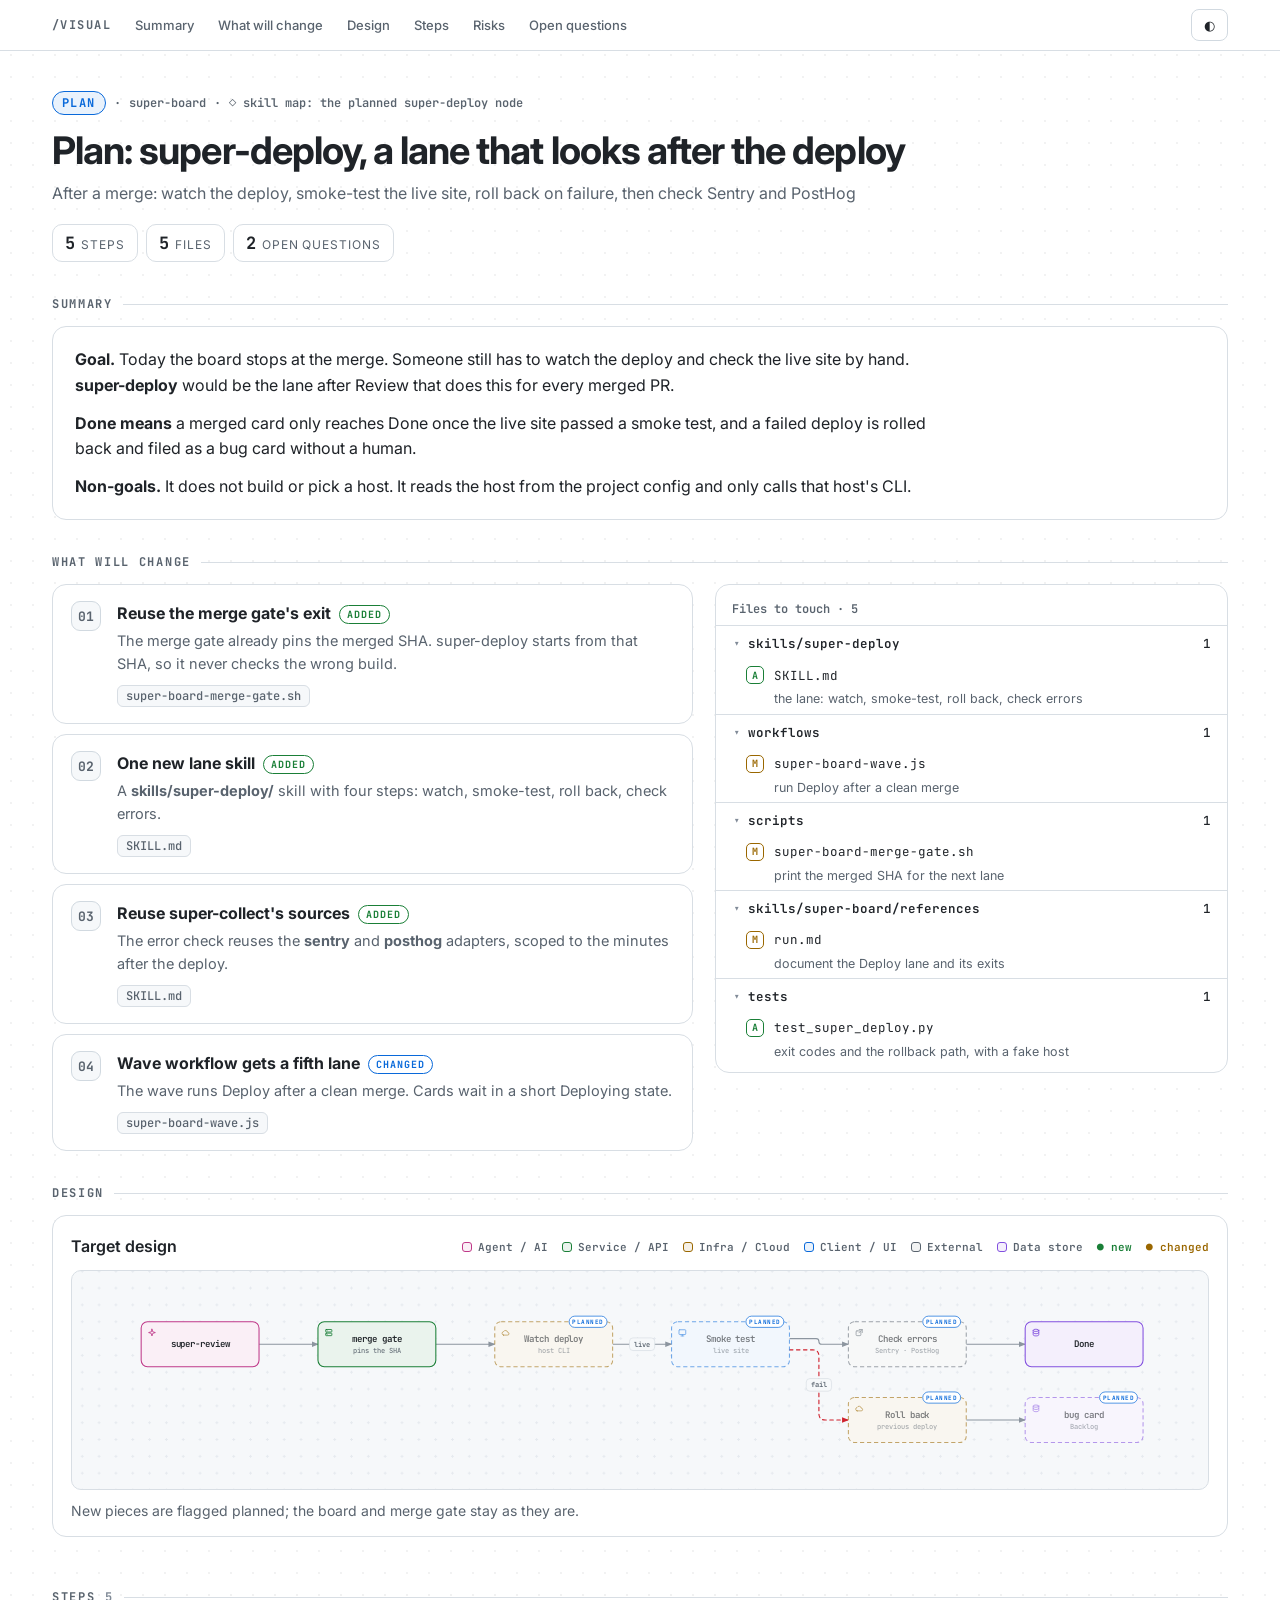
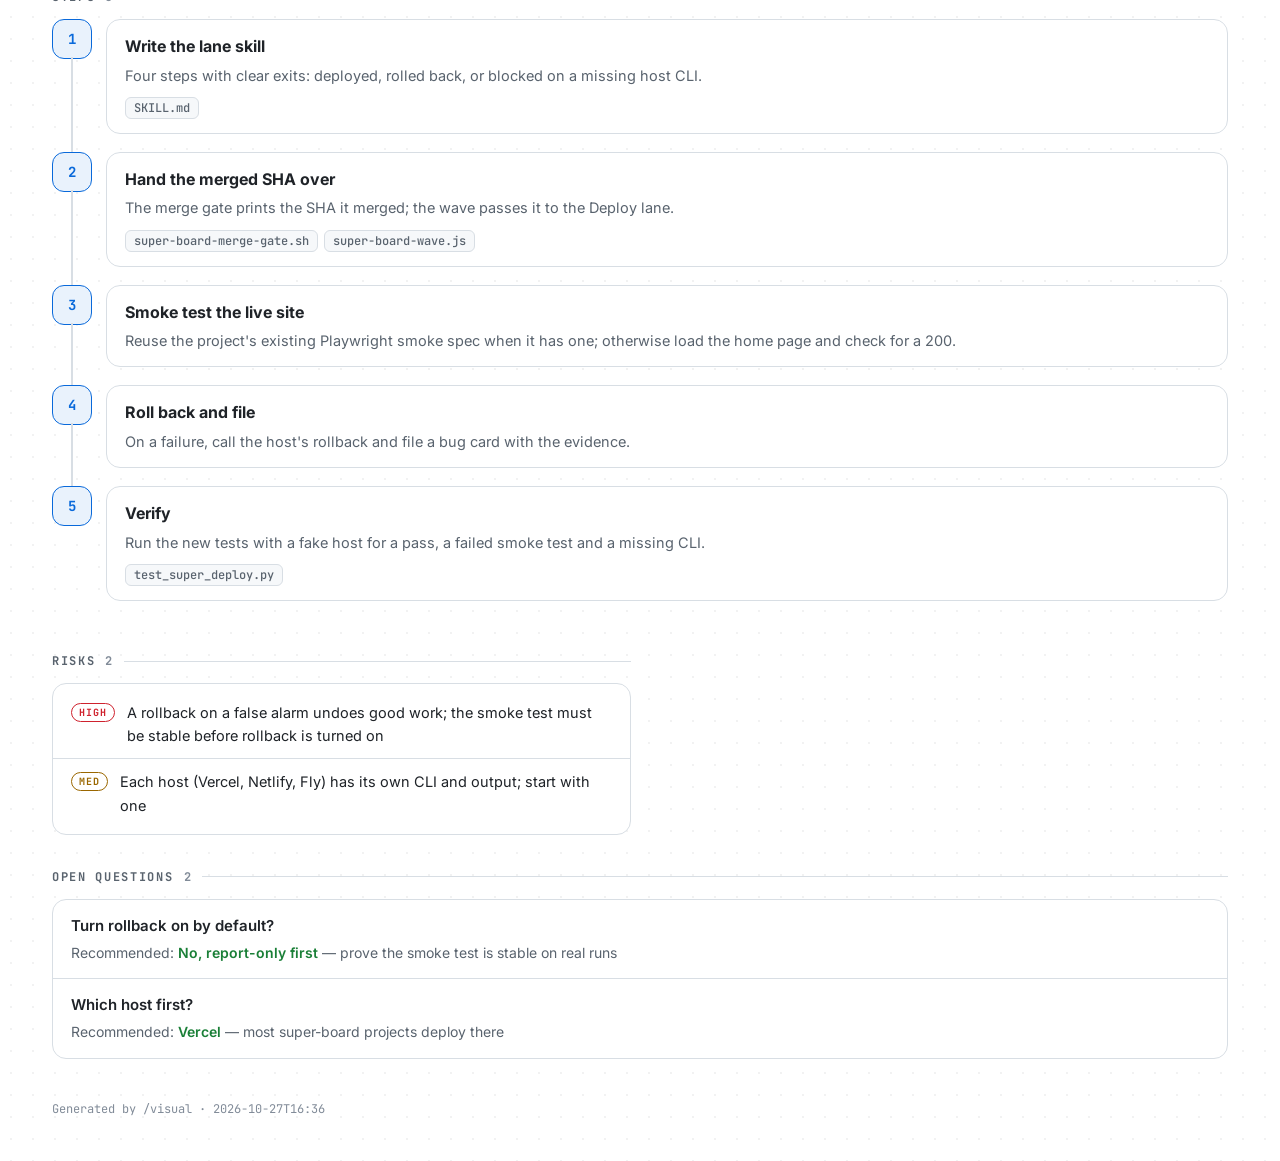
<file: diagrams/visual/examples/plan-super-deploy.html>
<!doctype html>
<!--
  /visual page template. visual.py injects the page data into #visual-data; everything
  else renders client-side from this one file. No build, no runtime dependencies.
  Section layout adapted from BuilderIO/skills visual-recap + visual-plan (MIT, (c) 2026 Builder.io).
  Diagram style (semantic palette, mask-under-fill nodes, grid canvas, orthogonal routes,
  arrow markers) and viewer UX (camera zoom/pan with reading depths, minimap, node focus panel,
  node finder, export) adapted from tt-a1i/archify (MIT, (c) 2026 tt-a1i, (c) 2025 Cocoon AI).
  See ../THIRD_PARTY_NOTICES.md.
-->
<html lang="en">
<head>
<meta charset="utf-8">
<meta name="viewport" content="width=device-width, initial-scale=1">
<title>Plan: super-deploy, a lane that looks after the deploy</title>
<link rel="preconnect" href="https://fonts.googleapis.com">
<link rel="stylesheet" href="https://fonts.googleapis.com/css2?family=Inter:wght@400;500;600;700&family=JetBrains+Mono:wght@400;600;700&display=swap">
<script>
  try { const t = localStorage.getItem('visual-theme'); if (t) document.documentElement.dataset.theme = t; } catch (e) {}
</script>
<style>
  /* Clean flowchart (GitHub Primer-like): light first, dark when the system or the toggle asks. */
  :root {
    --bg: #ffffff; --bg-2: #f6f8fa; --panel: #ffffff; --panel-2: #f6f8fa; --border: #d8dee4; --border-2: #d1d9e0;
    --text: #1f2328; --muted: #59636e; --dim: #818b98; --grid: rgba(31,35,40,.06); --mask: #ffffff; --arrow: #8c959f;
    --shadow: 0 8px 24px rgba(31,35,40,.10); --dot: #e6eaef; --gridline: transparent; --chrome: rgba(255,255,255,.94);
    --accent: #0969da; --accent-fg: #ffffff; --lane: rgba(31,35,40,.025);
    --cyan: #0969da; --green: #1a7f37; --violet: #8250df; --amber: #9a6700; --rose: #cf222e; --orange: #bc4c00; --slate: #59636e; --fuchsia: #bf3989;
    --k-public: #0969da; --k-lane: #0f766e; --k-ext: #8250df; --k-verb: #bf3989; --k-script: #6e7781; --k-hook: #cf222e; --k-board: #9a6700;
    --w-calls: #424a53; --w-feeds: #0969da; --w-triggers: #8250df; --w-state: #afb8c1; --w-guard: #cf222e;
    --add-bg: rgba(26,127,55,.10); --add-tx: #1a7f37; --del-bg: rgba(207,34,46,.08); --del-tx: #cf222e;
    color-scheme: light;
    --accent-f: color-mix(in srgb, var(--accent) 12%, var(--panel));
    --cyan-f: color-mix(in srgb, var(--cyan) 9%, var(--panel));
    --green-f: color-mix(in srgb, var(--green) 9%, var(--panel));
    --violet-f: color-mix(in srgb, var(--violet) 9%, var(--panel));
    --amber-f: color-mix(in srgb, var(--amber) 10%, var(--panel));
    --rose-f: color-mix(in srgb, var(--rose) 8%, var(--panel));
    --orange-f: color-mix(in srgb, var(--orange) 9%, var(--panel));
    --slate-f: color-mix(in srgb, var(--slate) 8%, var(--panel));
    --fuchsia-f: color-mix(in srgb, var(--fuchsia) 8%, var(--panel));
    --k-public-f: color-mix(in srgb, var(--k-public) 8%, var(--panel));
    --k-lane-f: color-mix(in srgb, var(--k-lane) 8%, var(--panel));
    --k-ext-f: color-mix(in srgb, var(--k-ext) 7%, var(--panel));
    --k-verb-f: color-mix(in srgb, var(--k-verb) 7%, var(--panel));
    --k-script-f: color-mix(in srgb, var(--k-script) 5%, var(--panel));
    --k-hook-f: color-mix(in srgb, var(--k-hook) 12%, var(--panel));
    --k-board-f: color-mix(in srgb, var(--k-board) 9%, var(--panel));
    --sans: Inter, -apple-system, BlinkMacSystemFont, "Segoe UI", "Noto Sans", Helvetica, Arial, sans-serif;
    --mono: "JetBrains Mono", ui-monospace, SFMono-Regular, "SF Mono", Menlo, Consolas, monospace;
  }
  @media (prefers-color-scheme: dark) {
    :root:not([data-theme="light"]) {
    --bg: #0d1117; --bg-2: #010409; --panel: #0d1117; --panel-2: #151b23; --border: #262c36; --border-2: #3d444d;
    --text: #f0f6fc; --muted: #9198a1; --dim: #656c76; --grid: rgba(240,246,252,.05); --mask: #0d1117; --arrow: #656c76;
    --shadow: 0 10px 30px rgba(1,4,9,.55); --dot: #161b22; --gridline: transparent; --chrome: rgba(13,17,23,.92);
    --accent: #4493f8; --accent-fg: #ffffff; --lane: rgba(240,246,252,.025);
    --cyan: #4493f8; --green: #3fb950; --violet: #ab7df8; --amber: #d29922; --rose: #f85149; --orange: #db6d28; --slate: #9198a1; --fuchsia: #db61a2;
    --k-public: #4493f8; --k-lane: #2dd4bf; --k-ext: #ab7df8; --k-verb: #f778ba; --k-script: #9198a1; --k-hook: #f85149; --k-board: #d29922;
    --w-calls: #b7bdc8; --w-feeds: #4493f8; --w-triggers: #ab7df8; --w-state: #4d5562; --w-guard: #f85149;
    --add-bg: rgba(63,185,80,.13); --add-tx: #56d364; --del-bg: rgba(248,81,73,.12); --del-tx: #ff7b72;
    color-scheme: dark;
    }
  }
  :root[data-theme="dark"] {
    --bg: #0d1117; --bg-2: #010409; --panel: #0d1117; --panel-2: #151b23; --border: #262c36; --border-2: #3d444d;
    --text: #f0f6fc; --muted: #9198a1; --dim: #656c76; --grid: rgba(240,246,252,.05); --mask: #0d1117; --arrow: #656c76;
    --shadow: 0 10px 30px rgba(1,4,9,.55); --dot: #161b22; --gridline: transparent; --chrome: rgba(13,17,23,.92);
    --accent: #4493f8; --accent-fg: #ffffff; --lane: rgba(240,246,252,.025);
    --cyan: #4493f8; --green: #3fb950; --violet: #ab7df8; --amber: #d29922; --rose: #f85149; --orange: #db6d28; --slate: #9198a1; --fuchsia: #db61a2;
    --k-public: #4493f8; --k-lane: #2dd4bf; --k-ext: #ab7df8; --k-verb: #f778ba; --k-script: #9198a1; --k-hook: #f85149; --k-board: #d29922;
    --w-calls: #b7bdc8; --w-feeds: #4493f8; --w-triggers: #ab7df8; --w-state: #4d5562; --w-guard: #f85149;
    --add-bg: rgba(63,185,80,.13); --add-tx: #56d364; --del-bg: rgba(248,81,73,.12); --del-tx: #ff7b72;
    color-scheme: dark;
  }
  * { box-sizing: border-box; }
  html { scroll-behavior: smooth; }
  body { margin: 0; background: var(--bg); color: var(--text); font: 15px/1.6 var(--sans); -webkit-font-smoothing: antialiased;
    background-image: radial-gradient(var(--grid) 1px, transparent 1px); background-size: 22px 22px; }
  a { color: var(--cyan); }
  code, .mono { font-family: var(--mono); font-size: .86em; }
  :not(pre) > code { overflow-wrap: anywhere; background: var(--panel-2); border: 1px solid var(--border); padding: .05em .35em; border-radius: 5px; }
  .wrap { max-width: 1240px; margin: 0 auto; padding: 0 16px; }
  @media (min-width: 720px) { .wrap { padding: 0 32px; } }

  /* top bar */
  .bar { position: sticky; top: 0; z-index: 20; backdrop-filter: blur(10px); background: color-mix(in srgb, var(--bg) 82%, transparent); border-bottom: 1px solid var(--border); }
  .bar .wrap { display: flex; align-items: center; gap: 14px; height: 50px; }
  .bar .brand { font: 700 12px var(--mono); letter-spacing: .12em; text-transform: uppercase; color: var(--muted); white-space: nowrap; }
  .bar nav { display: flex; gap: 4px; overflow-x: auto; scrollbar-width: none; flex: 1; }
  .bar nav a { color: var(--muted); text-decoration: none; font: 500 13px var(--sans); padding: 5px 10px; border-radius: 7px; white-space: nowrap; }
  .bar nav a:hover { color: var(--text); background: var(--panel); }
  .btn { background: var(--panel); border: 1px solid var(--border-2); color: var(--text); border-radius: 8px; height: 32px; padding: 0 12px; font: 500 13px var(--sans); cursor: pointer; }
  .btn:hover { border-color: var(--cyan); }
  .btn:focus-visible, button:focus-visible { outline: 2px solid var(--cyan); outline-offset: 2px; }

  /* hero */
  header.hero { padding: 40px 0 8px; }
  .eyebrow { display: flex; flex-wrap: wrap; align-items: center; gap: 8px; font: 600 12px var(--mono); color: var(--muted); }
  .kind { text-transform: uppercase; letter-spacing: .12em; font-weight: 700; padding: 3px 9px; border-radius: 999px; border: 1px solid; }
  .kind.recap { color: var(--green); border-color: var(--green); background: var(--green-f); }
  .kind.plan { color: var(--cyan); border-color: var(--cyan); background: var(--cyan-f); }
  .kind.explore { color: var(--violet); border-color: var(--violet); background: var(--violet-f); }
  h1 { font-size: clamp(26px, 4vw, 38px); line-height: 1.15; letter-spacing: -.025em; margin: 14px 0 8px; font-weight: 700; }
  .sub { color: var(--muted); font-size: 16px; margin: 0 0 18px; max-width: 820px; }
  .stats { display: flex; flex-wrap: wrap; gap: 8px; }
  .stat { display: flex; align-items: baseline; gap: 6px; background: var(--panel); border: 1px solid var(--border); border-radius: 10px; padding: 7px 12px; }
  .stat b { font: 700 17px var(--mono); }
  .stat span { color: var(--muted); font-size: 12px; text-transform: uppercase; letter-spacing: .08em; }
  .stat.add b { color: var(--green); } .stat.del b { color: var(--rose); }

  section { padding: 26px 0 8px; scroll-margin-top: 60px; }
  h2 { font: 700 12px var(--mono); letter-spacing: .14em; text-transform: uppercase; color: var(--muted); margin: 0 0 14px; display: flex; align-items: center; gap: 10px; }
  h2::after { content: ""; flex: 1; height: 1px; background: var(--border); }
  h2 .count { color: var(--dim); }
  .card { background: var(--panel); border: 1px solid var(--border); border-radius: 14px; }
  .prose p { margin: 0 0 12px; max-width: 860px; } .prose p:last-child { margin-bottom: 0; }
  .prose ul { margin: 0 0 12px; padding-left: 20px; }
  .summary { padding: 20px 22px; font-size: 16px; }

  /* key changes + files */
  .split { display: grid; gap: 22px; grid-template-columns: minmax(0, 1fr); align-items: start; }
  @media (min-width: 980px) { .split { grid-template-columns: minmax(0, 1.25fr) minmax(0, 1fr); } .split > aside { position: sticky; top: 64px; } }
  .changes { display: grid; gap: 10px; }
  .change { display: grid; grid-template-columns: 34px 1fr; gap: 12px; padding: 16px 18px; }
  .change .num { width: 30px; height: 30px; border-radius: 9px; display: grid; place-items: center; font: 700 13px var(--mono); background: var(--panel-2); border: 1px solid var(--border-2); color: var(--muted); }
  .change h3 { margin: 2px 0 4px; font-size: 16px; line-height: 1.35; display: flex; flex-wrap: wrap; align-items: center; gap: 8px; }
  .change .detail { color: var(--muted); font-size: 14.5px; }
  .tag { font: 700 10px var(--mono); letter-spacing: .1em; text-transform: uppercase; padding: 2px 7px; border-radius: 999px; border: 1px solid currentColor; }
  .t-added, .t-new, .t-add { color: var(--green); } .t-changed, .t-modified, .t-change { color: var(--cyan); } .t-removed, .t-delete { color: var(--rose); }
  .t-fix { color: var(--amber); } .t-refactor { color: var(--violet); } .t-docs, .t-chore { color: var(--slate); } .t-risk { color: var(--orange); }
  .chips { display: flex; flex-wrap: wrap; gap: 6px; margin-top: 10px; }
  .chip { font: 500 12px var(--mono); color: var(--muted); background: var(--panel-2); border: 1px solid var(--border); border-radius: 6px; padding: 2px 8px; cursor: pointer; }
  .chip:hover { color: var(--text); border-color: var(--cyan); }

  .files { padding: 6px 0; overflow: hidden; }
  .files .head { display: flex; justify-content: space-between; align-items: center; padding: 10px 16px 8px; font: 600 12px var(--mono); color: var(--muted); }
  .area { border-top: 1px solid var(--border); }
  .area > summary { list-style: none; cursor: pointer; display: flex; align-items: center; gap: 8px; padding: 9px 16px; font: 600 12.5px var(--mono); color: var(--text); }
  .area > summary::-webkit-details-marker { display: none; }
  .area > summary::before { content: "▸"; color: var(--dim); transition: transform .15s; }
  .area[open] > summary::before { transform: rotate(90deg); }
  .area > summary .n { margin-left: auto; font-weight: 500; }
  .frow { display: grid; grid-template-columns: 20px minmax(0,1fr) auto; gap: 8px; align-items: center; padding: 5px 16px 5px 30px; font: 12.5px var(--mono); cursor: default; }
  .frow.link { cursor: pointer; } .frow.link:hover, .frow.hl { background: var(--panel-2); }
  .frow .st { width: 18px; height: 18px; border-radius: 5px; display: grid; place-items: center; font-size: 10px; font-weight: 700; border: 1px solid currentColor; }
  .st.A { color: var(--green); } .st.M { color: var(--amber); } .st.D { color: var(--rose); } .st.R { color: var(--violet); }
  .frow .p { overflow: hidden; text-overflow: ellipsis; white-space: nowrap; direction: rtl; text-align: left; }
  .frow .p bdi { direction: ltr; } .frow .p .dir { color: var(--dim); }
  .frow .ad { display: flex; gap: 6px; align-items: center; white-space: nowrap; }
  .plus { color: var(--green); } .minus { color: var(--rose); }
  .blocks { display: inline-flex; gap: 2px; } .blocks i { width: 7px; height: 7px; border-radius: 2px; background: var(--border-2); }
  .blocks i.g { background: var(--green); } .blocks i.r { background: var(--rose); }
  .fnote { grid-column: 2 / 4; color: var(--muted); font: 12.5px/1.45 var(--sans); margin-top: -2px; }

  /* diagrams */
  figure.dia { margin: 0 0 18px; padding: 18px 18px 14px; overflow: hidden; }
  @media (min-width: 1300px) { #diagram { position: relative; left: 50%; transform: translateX(-50%); width: min(1640px, calc(100vw - 64px)); } }
  figure.dia figcaption { display: flex; flex-wrap: wrap; justify-content: space-between; gap: 8px 18px; margin-bottom: 10px; }
  figure.dia .ft { font-weight: 600; font-size: 16px; }
  figure.dia .fc { color: var(--muted); font-size: 14px; margin-top: 10px; }
  .canvas { position: relative; overflow: hidden; border-radius: 10px; border: 1px solid var(--border); background-color: var(--bg-2); touch-action: none; cursor: grab; outline: none;
    background-image: radial-gradient(circle, var(--dot) 1.1px, transparent 1.4px), linear-gradient(var(--gridline) 1px, transparent 1px), linear-gradient(90deg, var(--gridline) 1px, transparent 1px); }
  .canvas:focus-visible { box-shadow: 0 0 0 2px var(--cyan); }
  .canvas.grabbing, .stage.grabbing { cursor: grabbing; }
  .canvas svg { display: block; position: absolute; inset: 0; }
  .canvas.full { position: fixed; inset: 12px; z-index: 60; border-radius: 14px; box-shadow: var(--shadow); height: auto !important; }
  body.noscroll { overflow: hidden; }
  .cam-hint { position: absolute; left: 10px; bottom: 8px; font: 500 11px var(--mono); color: var(--dim); pointer-events: none; opacity: 0; transition: opacity .2s; }
  .canvas:hover .cam-hint { opacity: 1; }
  .ctl { position: absolute; right: 10px; bottom: 10px; display: flex; align-items: center; gap: 2px; padding: 3px; border-radius: 11px; background: var(--chrome); border: 1px solid var(--border-2); box-shadow: var(--shadow); backdrop-filter: blur(10px); z-index: 4; }
  .ctl button { min-width: 30px; height: 28px; border: 0; background: none; color: var(--text); font: 600 13px var(--mono); border-radius: 8px; cursor: pointer; padding: 0 7px; }
  .ctl button:hover:not(:disabled) { background: var(--panel-2); color: var(--cyan); }
  .ctl button:disabled { opacity: .35; cursor: default; }
  .ctl .pct { min-width: 54px; font-weight: 500; color: var(--muted); }
  .ctl .sep { width: 1px; height: 18px; background: var(--border-2); margin: 0 3px; }
  .ctl .depth { font: 700 10px var(--mono); letter-spacing: .12em; color: var(--dim); padding: 0 8px; }
  .mini-ctl { opacity: .0; transition: opacity .2s; } .canvas:hover .mini-ctl, .canvas:focus-within .mini-ctl, .canvas.full .mini-ctl { opacity: 1; }
  @media (hover: none) { .mini-ctl { opacity: 1; } }
  .legend { display: flex; flex-wrap: wrap; gap: 6px 14px; font: 600 11px var(--mono); color: var(--muted); align-items: center; }
  .legend i { display: inline-block; width: 10px; height: 10px; border-radius: 3px; border: 1.5px solid; margin-right: 6px; vertical-align: -1px; }
  svg .n-mask { fill: var(--mask); }
  svg .n-body { stroke-width: 1.5; transition: stroke-width .15s, filter .15s; }
  svg .n-label { fill: var(--text); font: 600 13px var(--mono); letter-spacing: -.01em; }
  svg .n-sub { fill: var(--muted); font: 10px var(--mono); }
  svg .e-label { fill: var(--muted); font: 600 10px var(--mono); }
  svg .e-lbg { fill: var(--bg-2); stroke: var(--border); }
  svg .g-label { font: 700 10px var(--mono); letter-spacing: .12em; text-transform: uppercase; }
  svg .badge-tx { font: 700 8.5px var(--mono); letter-spacing: .08em; }
  svg .edge { fill: none; stroke-width: 1.6; stroke-linecap: round; stroke-linejoin: round; transition: stroke-width .15s, opacity .2s; }
  svg .halo { fill: none; stroke: var(--bg-2); stroke-width: 6; }
  svg .hitline { fill: none; stroke: transparent; stroke-width: 12; }
  svg .flowline { fill: none; stroke-width: 2.4; stroke-linecap: round; stroke-dasharray: 10 70; opacity: 0; pointer-events: none; }
  .flowing svg .flowline { opacity: .9; animation: flowdash 2.4s linear infinite; }
  .flowing svg .edge { opacity: .8; }
  @keyframes flowdash { to { stroke-dashoffset: -160; } }
  /* intake badges and the view tour: a ticket dot rides the loop while flow is on */
  svg .intake-chip { fill: #fff; stroke: var(--border-2); stroke-width: 1.2; }
  svg .intake-tx { fill: var(--muted); font: 600 10.5px var(--sans); }
  svg .intake-chip.dashed { fill: var(--panel); stroke: var(--w-feeds); stroke-dasharray: 3 3; }
  svg .intake-mark { fill: #1b1f23; font: 700 13px var(--sans); }
  svg .intake-chip.dashed + .intake-mark { fill: var(--w-feeds); }
  svg .tour, svg .tour-glow { display: none; pointer-events: none; }
  .flowing svg .tour, .flowing svg .tour-glow { display: inline; }
  svg .tour-glow { fill: none; stroke-width: 7; stroke-linecap: round; filter: blur(2.5px); }
  svg .tour-dot { fill: var(--w-feeds); stroke: var(--bg-2); stroke-width: 1.5; filter: drop-shadow(0 0 6px var(--w-feeds)); }
  svg .tour-packet { fill: var(--w-feeds); }
  .flowing svg .node.tour-stop { transform-box: fill-box; transform-origin: center; animation: tour-pulse 8s ease-in-out infinite; }
  @keyframes tour-pulse { 0%, 9%, 100% { transform: none; filter: none; } 4% { transform: scale(1.04); filter: drop-shadow(0 0 10px color-mix(in srgb, var(--w-feeds) 60%, transparent)); } }
  .flowing svg .edge-g.back .edge { animation: march 1.1s linear infinite; }
  @keyframes march { to { stroke-dashoffset: -22; } }
  @media (prefers-reduced-motion: reduce) { svg .tour, svg .tour-glow { display: none !important; } .flowing svg .node.tour-stop, .flowing svg .edge-g.back .edge { animation: none; } }
  @media (prefers-reduced-motion: reduce) { .flowing svg .flowline { animation: none; opacity: 0; } .flowing svg .edge { opacity: 1; } }
  .ctl button.on { color: var(--cyan); background: var(--cyan-f); }
  svg .flow { stroke-dasharray: 6 6; animation: flow 1.2s linear infinite; }
  @keyframes flow { to { stroke-dashoffset: -12; } }
  @media (prefers-reduced-motion: reduce) { svg .flow { animation: none; } }
  /* reading depths (archify): far out = shapes + names; closer = subs, verbs, edge labels */
  .depth-read { transition: opacity .18s; }
  [data-depth="map"] .depth-read { opacity: 0; pointer-events: none; }
  /* typed node styles (map) */
  svg .node { cursor: pointer; outline: none; }
  svg .node .n-ring { fill: none; stroke-width: 1.2; stroke-opacity: .38; }
  svg .node.pub .n-body { stroke-width: 2.6; }
  svg .node.pub .n-label { font-weight: 700; }
  svg .node.priv .n-body { stroke-width: 1; stroke-opacity: .7; fill-opacity: .5; }
  svg .node.priv .n-label { fill: var(--muted); font-weight: 500; font-size: 11.5px !important; }
  svg .node.priv .n-sub { display: none; }
  svg .node.priv .n-sigil { opacity: .7; }
  svg .node .n-stack { fill: var(--mask); stroke-width: 1; stroke-opacity: .45; }
  svg .node .ini-tx { font: 700 7.5px var(--mono); }
  svg .node .tab-tx { font: 800 8px var(--mono); letter-spacing: .14em; fill: var(--mask); }
  svg .node .verb-chip { fill: var(--mask); stroke-width: .9; stroke-opacity: .6; }
  svg .node .verb-tx { font: 600 9.5px var(--mono); }
  svg .node.subject .n-body { stroke-dasharray: none; filter: drop-shadow(0 0 10px color-mix(in srgb, currentColor 0%, transparent)); }
  svg .node:hover .n-body, svg .node:focus-visible .n-body { stroke-width: 3; }
  svg .node.priv:hover .n-body { stroke-opacity: 1; }
  svg .node.priv:hover .n-label { fill: var(--text); }
  svg .node:focus-visible .n-mask { stroke: var(--cyan); stroke-width: 3; }
  svg .edge-g.hov .edge, svg .edge-g.hot .edge { stroke-width: 2.6; }
  .focusing svg .node:not(.sel):not(.nb) { opacity: .28; }
  .focusing svg .edge-g:not(.hot) { opacity: .15; }
  .focusing svg .e-lab:not(.hot) { opacity: .15; }
  svg .node, svg .edge-g, svg .e-lab { transition: opacity .2s; }
  svg .node.sel .n-body { stroke-width: 3.2; }
  svg .node.sel .n-mask { stroke: var(--accent); stroke-width: 2; }
  svg .node.sel .n-body { animation: select-glow .65s ease-out; filter: drop-shadow(0 0 5px color-mix(in srgb, var(--accent) 40%, transparent)); }
  svg .node.nb .n-body { stroke-width: 2.6; stroke-opacity: 1; }
  svg .n-port { fill: var(--panel); stroke-width: 1.5; pointer-events: none; transition: fill .2s, stroke-width .2s; }
  svg .node.sel .n-port, svg .node.nb .n-port.hot { fill: var(--accent); stroke: var(--accent); stroke-width: 2.2; }
  body.map-mode .focusing svg .edge-g.hot .flowline { opacity: .95; stroke-width: 3.4; stroke-dasharray: 8 13; animation: selected-flow 1.1s linear infinite; }
  body.map-mode .focusing svg .edge-g.hot .edge { stroke-width: 2.8; }
  @keyframes selected-flow { to { stroke-dashoffset: -42; } }
  @keyframes select-glow { from { filter: drop-shadow(0 0 12px color-mix(in srgb, var(--accent) 70%, transparent)); stroke-width: 5; } }
  svg .node.main-step .n-body { stroke-width: 2.2; }
  svg .node.main-step .n-label { font-weight: 800; }
  @media (prefers-reduced-motion: reduce) {
    svg .node, svg .edge-g, svg .e-lab, svg .n-port { transition: none; }
    svg .node.sel .n-body, svg .node.flash .n-mask { animation: none; }
    body.map-mode .focusing svg .edge-g.hot .flowline { animation: none; opacity: .8; }
    .panel { animation: none !important; }
  }
  svg .node.flash .n-mask { animation: flash 1.3s ease-out; }
  @keyframes flash { 0%, 40% { stroke: var(--amber); stroke-width: 8; } 100% { stroke-width: 0; } }


  /* map: rounded wires with pill labels, lanes, step badges, author name tags */
  body.map-mode svg .e-lbg { fill: var(--panel); stroke: var(--border-2); }
  body.map-mode svg .e-label { fill: var(--text); font: 600 10.5px var(--sans); }
  body.map-mode svg .edge { stroke-width: 1.8; }
  body.map-mode svg .w-state .edge { stroke-width: 1.4; }
  body.map-mode .flowing svg .flowline { opacity: .45; }
  body.map-mode .flowing svg .edge { opacity: 1; }
  body.map-mode .flowing svg .w-state .flowline { opacity: 0; }
  svg .e-lab.ctag .e-lbg { fill: var(--accent-f); stroke: color-mix(in srgb, var(--accent) 45%, transparent); } svg .e-lab.ctag .e-label { fill: var(--accent); }
  svg .e-lab.w-state .e-label { fill: var(--muted); font-weight: 500; }
  .lgi i.w { width: 18px; height: 0; border: 0; border-top: 2px solid; border-radius: 0; }
  .lgi i.w.dash { border-top-style: dashed; }
  svg .e-step { fill: var(--accent); } svg .e-step-tx { fill: var(--accent-fg); font: 700 9.5px var(--sans); }
  svg .lane-box { fill: var(--lane); stroke: var(--border); }
  svg .lane-num { fill: var(--accent); } svg .lane-num-tx { fill: var(--accent-fg); font: 700 11px var(--sans); }
  svg .lane-t { fill: var(--text); font: 700 11px var(--sans); } svg .lane-c { fill: var(--muted); font: 500 11px var(--sans); }
  svg .lane-arrow { fill: var(--dim); font: 600 16px var(--sans); }
  svg .stp { fill: var(--text); } svg .stp-tx { fill: var(--bg); font: 700 9.5px var(--sans); }
  svg .ntag-bg { fill: var(--panel); stroke: var(--border-2); }
  svg .ntag-tx { fill: var(--muted); font: 600 10px var(--sans); }
  svg .ntag-ring { fill: none; stroke-width: 1.6; }
  svg .ini-tx2 { font: 700 9px var(--sans); }
  /* ================= map mode app shell =================
     Layout: views (column browser) left, map on top, details strip below the map. */
  body.map-mode { overflow: hidden; height: 100dvh; background: var(--bg); background-image: none; }
  body.map-mode svg .n-label, body.map-mode svg .e-label { font-family: var(--sans); }
  body.map-mode svg .n-sub, body.map-mode svg .verb-tx { font-family: var(--sans); }
  body.map-mode svg .n-label { font-weight: 650; letter-spacing: 0; }
  .mapapp { display: grid; grid-template-columns: 0 minmax(0, 1fr); grid-template-rows: 52px minmax(0, 1fr); height: 100dvh; max-width: none; padding: 0; transition: grid-template-columns .22s ease; }
  body.tree-open .mapapp { grid-template-columns: min(var(--browser-width, 224px), 38vw) minmax(0, 1fr); }
  .mbar { grid-column: 1 / -1; display: flex; align-items: center; gap: 10px; padding: 0 14px; border-bottom: 1px solid var(--border); background: var(--bg); z-index: 10; min-width: 0; }
  .mbrand { display: flex; align-items: center; gap: 8px; font: 650 14.5px var(--sans); white-space: nowrap; min-width: 0; }
  .mbrand i { width: 9px; height: 9px; border-radius: 50%; background: var(--accent); flex: none; }
  .crumbs { display: flex; align-items: center; gap: 4px; min-width: 0; flex: 1; overflow-x: auto; scrollbar-width: none; padding-left: 10px; border-left: 1px solid var(--border); }
  .crumb { font: 500 12.5px var(--sans); color: var(--muted); background: none; border: 0; padding: 3px 8px; border-radius: 6px; cursor: pointer; white-space: nowrap; }
  button.crumb:hover { color: var(--text); background: var(--panel-2); }
  .crumb.cur { color: var(--text); font-weight: 600; background: var(--accent-f, var(--cyan-f)); box-shadow: inset 0 0 0 1px color-mix(in srgb, var(--accent) 40%, transparent); cursor: default; }
  .crumb-sep { color: var(--dim); font-size: 12px; }
  .ibtn { width: 32px; height: 32px; flex: none; border-radius: 8px; border: 1px solid var(--border-2); background: var(--panel); color: var(--text); cursor: pointer; font: 600 14px var(--sans); }
  .ibtn:hover, .ibtn[aria-expanded="true"] { border-color: var(--accent); color: var(--accent); }
  .ibtn.sm { width: 26px; height: 26px; font-size: 12px; border-radius: 7px; }
  .pbtn { height: 32px; padding: 0 14px; border-radius: 8px; border: 1px solid var(--text); background: var(--text); color: var(--bg); font: 600 13px var(--sans); cursor: pointer; white-space: nowrap; }
  .pbtn:hover { opacity: .88; }
  .kbd { font: 600 10.5px var(--mono); border: 1px solid var(--border-2); border-bottom-width: 2px; border-radius: 4px; padding: 0 5px; color: var(--muted); background: var(--panel); white-space: nowrap; }
  .findbtn { display: flex; align-items: center; gap: 8px; width: min(250px, 24vw); height: 32px; padding: 0 8px 0 10px; border-radius: 8px; border: 1px solid var(--border-2); background: var(--panel); color: var(--muted); font: 13px var(--sans); cursor: pointer; flex: none; }
  .findbtn:hover { border-color: var(--accent); }
  .findbtn .ft { flex: 1; text-align: left; overflow: hidden; text-overflow: ellipsis; white-space: nowrap; }
  .menu { position: relative; }
  .menu-pop[hidden] { display: none; }
  .menu-pop { position: absolute; right: 0; top: 40px; min-width: 210px; padding: 5px; border-radius: 10px; background: var(--panel); border: 1px solid var(--border-2); box-shadow: var(--shadow); display: grid; z-index: 30; }
  .menu-pop button { text-align: left; background: none; border: 0; color: var(--text); font: 500 13px var(--sans); padding: 7px 10px; border-radius: 6px; cursor: pointer; }
  .menu-pop button:hover { background: var(--panel-2); color: var(--accent); }
  .menu-pop hr { border: 0; border-top: 1px solid var(--border); margin: 4px 0; width: 100%; }

  /* views: Finder-style column browser */
  .outline { grid-row: 2; grid-column: 1; overflow: hidden; border-right: 1px solid var(--border); background: var(--bg); visibility: hidden; min-width: 0; }
  body.tree-open .outline { visibility: visible; }
  .miller { display: flex; height: 100%; overflow-x: auto; overflow-y: hidden; scroll-behavior: smooth; scrollbar-width: thin; }
  .mcol { flex: 0 0 224px; min-width: 224px; border-right: 1px solid var(--border); padding: 8px 6px; overflow-y: auto; }
  .mcol:last-child { border-right: 0; flex-grow: 1; }
  .mch { font: 700 10px var(--sans); letter-spacing: .08em; text-transform: uppercase; color: var(--muted); padding: 2px 8px 6px; white-space: nowrap; overflow: hidden; text-overflow: ellipsis; }
  .mit { display: flex; justify-content: space-between; align-items: center; gap: 6px; width: 100%; min-height: 34px; padding: 7px 8px; border-radius: 6px; border: 0; background: none; color: var(--text); font: 500 12.5px/1.4 var(--sans); cursor: pointer; text-align: left; }
  .mit span { min-width: 0; overflow-wrap: anywhere; white-space: normal; }
  .mit em { font-style: normal; color: var(--muted); font-size: 11px; white-space: nowrap; flex: none; }
  .mit:hover { background: var(--panel-2); }
  .mit.path { background: var(--panel-2); font-weight: 650; }
  .mit.on { background: var(--accent); color: var(--accent-fg); font-weight: 650; }
  .mit.on em { color: inherit; opacity: .8; }
  .family-box { fill: var(--panel); fill-opacity: .45; stroke-width: 1.5; }
  .family-title { font: 650 11px var(--mono); }

  .mmain { grid-row: 2; grid-column: 2; display: flex; flex-direction: column; min-width: 0; min-height: 0; }
  .stage { flex: 1; min-height: 0; position: relative; overflow: hidden; touch-action: none; cursor: grab; outline: none; background: var(--bg-2); }
  :root:not([data-theme="dark"]) .stage { background: #fbfcfd; }
  @media (prefers-color-scheme: dark) { :root:not([data-theme="light"]) .stage { background: var(--bg-2); } }
  .stage svg.map-svg { position: absolute; inset: 0; display: block; transition: opacity .13s ease; }
  .stage.fading svg.map-svg { opacity: 0; }
  /* view header: a pill that opens on tap */
  .vpill { position: absolute; left: 16px; top: 14px; z-index: 4; max-width: calc(100% - 32px); }
  .vpill .pill { display: inline-flex; align-items: center; gap: 8px; max-width: 100%; background: var(--panel); border: 1px solid var(--border-2); border-radius: 999px; padding: 5px 8px 5px 14px; box-shadow: var(--shadow); font: 13px var(--sans); color: var(--text); white-space: nowrap; cursor: pointer; }
  .vpill .pill b { overflow: hidden; text-overflow: ellipsis; font-weight: 650; }
  .vpill .pill .n { background: var(--panel-2); border-radius: 999px; padding: 1px 8px; font-size: 11.5px; color: var(--muted); }
  .vpill .pill:hover, .vpill .pill[aria-expanded="true"] { border-color: var(--accent); }
  .view-note { margin: 8px 4px 0; max-width: 760px; color: var(--muted); font: 12px/1.55 var(--sans); }
  .vpop { margin-top: 8px; width: 380px; max-width: 100%; background: var(--panel); border: 1px solid var(--border-2); border-radius: 12px; box-shadow: var(--shadow); padding: 12px 14px; font-size: 12.5px; max-height: 60vh; overflow: auto; }
  .vpop[hidden] { display: none; }
  .vpop h4 { margin: 0 0 4px; font: 650 14px var(--sans); }
  .vpop p { margin: 0 0 8px; color: var(--muted); }
  .vpop ol { margin: 0 0 8px; padding-left: 20px; columns: 2; column-gap: 20px; }
  .vpop li { break-inside: avoid; white-space: nowrap; overflow: hidden; text-overflow: ellipsis; }
  .vpop .vm { font: 11px var(--mono); color: var(--dim); }
  .vpop .back { border: 0; background: none; color: var(--accent); font: 600 12px var(--sans); padding: 0 0 6px; cursor: pointer; }
  .vlanes { display: flex; flex-wrap: wrap; gap: 4px 6px; align-items: center; margin: 0 0 8px; font-size: 12px; }
  .vlanes span { display: inline-flex; align-items: center; gap: 5px; border: 1px solid var(--border-2); border-radius: 999px; padding: 1px 9px 1px 3px; font-weight: 600; }
  .vlanes em { font-style: normal; display: grid; place-items: center; width: 16px; height: 16px; border-radius: 50%; background: var(--accent); color: var(--accent-fg); font-size: 9.5px; }
  .vlanes i { font-style: normal; color: var(--dim); }
  /* legend: a box in the corner that folds away */
  .m-legend { position: absolute; left: 16px; bottom: 40px; z-index: 3; background: var(--panel); border: 1px solid var(--border-2); border-radius: 12px; box-shadow: var(--shadow); padding: 8px 12px; font: 11.5px var(--sans); display: grid; grid-template-columns: repeat(2, auto); gap: 3px 16px; max-width: calc(100% - 290px); }
  .m-legend .t { grid-column: 1 / -1; display: flex; justify-content: space-between; align-items: center; gap: 12px; font: 700 10px var(--sans); letter-spacing: .1em; color: var(--muted); }
  .m-legend .t button { border: 0; background: none; color: var(--muted); cursor: pointer; font: 700 13px var(--sans); padding: 0 2px; line-height: 1; }
  .m-legend.folded .lgi { display: none; }
  .lgi { display: flex; align-items: center; gap: 7px; white-space: nowrap; }
  .lgi i { width: 14px; height: 10px; border: 1.5px solid var(--muted); border-radius: 3px; flex: none; }
  .lgi i.p { border-radius: 999px; } .lgi i.d { border-style: dashed; } .lgi i.h { border-radius: 0; clip-path: polygon(3px 0, calc(100% - 3px) 0, 100% 50%, calc(100% - 3px) 100%, 3px 100%, 0 50%); border: 0; }
  .lgi i.s { box-shadow: 2px 2px 0 -.5px var(--panel), 2px 2px 0 .5px var(--muted); background: var(--panel); }
  .lgi i.num { width: 14px; height: 14px; border: 0; border-radius: 50%; background: var(--text); color: var(--bg); font: 700 8px/14px var(--sans); text-align: center; font-style: normal; }
  .lgi i.tag { width: 20px; border-radius: 999px; border-width: 1px; }
  .lgi b { font-weight: 650; } .lgi span { color: var(--muted); }
  /* controls + minimap, bottom right */
  .mctl { position: absolute; right: 16px; bottom: 40px; z-index: 3; display: flex; flex-direction: column; align-items: flex-end; gap: 8px; }
  .minimap { width: 200px; height: 112px; border-radius: 10px; background: var(--panel); border: 1px solid var(--border-2); box-shadow: var(--shadow); overflow: hidden; cursor: crosshair; padding: 6px; transition: opacity .2s; }
  .minimap.all { opacity: .6; } .minimap:hover { opacity: 1; }
  .minimap svg { width: 100%; height: 100%; display: block; }
  .minimap .vp { fill: color-mix(in srgb, var(--accent) 10%, transparent); stroke: var(--accent); }
  .mctl .ctl { position: static; border-radius: 12px; padding: 4px; background: var(--panel); border-color: var(--border-2); }
  .mctl .ctl button.on { color: var(--accent); background: color-mix(in srgb, var(--accent) 14%, transparent); }
  .mctl .ctl button:hover:not(:disabled) { color: var(--accent); }
  /* help: one quiet line at the bottom, keys in a popover */
  .hint { position: absolute; left: 0; right: 0; bottom: 0; z-index: 3; display: flex; gap: 16px; justify-content: center; align-items: center; height: 28px; padding: 0 12px; font: 11.5px var(--sans); color: var(--muted); background: color-mix(in srgb, var(--bg) 88%, transparent); border-top: 1px solid var(--border); white-space: nowrap; overflow: hidden; }
  .hint b { color: var(--text); font-weight: 600; }
  .hint.msg { color: var(--accent); font-weight: 600; }
  .hpop { position: fixed; right: 14px; top: 58px; width: 300px; background: var(--panel); border: 1px solid var(--border-2); border-radius: 12px; box-shadow: var(--shadow); padding: 12px 14px; z-index: 40; font-size: 12.5px; }
  .hpop[hidden] { display: none; }
  .hpop::before { content: ""; position: absolute; right: 9px; top: -6px; width: 10px; height: 10px; background: var(--panel); border-left: 1px solid var(--border-2); border-top: 1px solid var(--border-2); transform: rotate(45deg); }
  .hpop dl { display: grid; grid-template-columns: auto 1fr; gap: 5px 14px; margin: 8px 0 0; }
  .hpop dt { font: 600 11px var(--mono); color: var(--accent); } .hpop dd { margin: 0; color: var(--muted); }
  /* loading: ghost nodes; empty: a friendly card */
  .ghosts { position: absolute; inset: 0; z-index: 2; pointer-events: none; }
  .ghosts span { position: absolute; height: 52px; border-radius: 10px; border: 1px solid var(--border); background: linear-gradient(90deg, var(--panel-2) 0%, var(--panel) 50%, var(--panel-2) 100%); background-size: 200% 100%; animation: shim 1.4s linear infinite; }
  @keyframes shim { to { background-position: -200% 0; } }
  @media (prefers-reduced-motion: reduce) { .ghosts span { animation: none; } }
  .empty-view { position: absolute; left: 50%; top: 45%; transform: translate(-50%, -50%); text-align: center; width: min(380px, 86%); z-index: 2; }
  .empty-view .ico { font-size: 28px; color: var(--dim); }
  .empty-view h4 { margin: 6px 0 4px; font: 650 16px var(--sans); }
  .empty-view p { margin: 0 0 12px; color: var(--muted); font-size: 13px; }
  /* ⌘K command box */
  .scrim { position: fixed; inset: 0; z-index: 60; display: flex; justify-content: center; align-items: flex-start; padding-top: 12vh; background: color-mix(in srgb, var(--bg) 55%, transparent); backdrop-filter: blur(2px); }
  .scrim[hidden] { display: none; }
  .pal { width: min(560px, calc(100vw - 32px)); background: var(--panel); border: 1px solid var(--border-2); border-radius: 14px; box-shadow: var(--shadow); overflow: hidden; }
  .pal .in { display: flex; gap: 10px; align-items: center; padding: 12px 14px; border-bottom: 1px solid var(--border); color: var(--muted); }
  .pal input { flex: 1; min-width: 0; border: 0; outline: 0; background: transparent; color: var(--text); font: 16px var(--sans); }
  .pal .res { max-height: min(52vh, 440px); overflow: auto; padding: 4px 6px 6px; }
  .pal .gt { font: 700 10.5px var(--sans); letter-spacing: .08em; text-transform: uppercase; color: var(--muted); padding: 8px 8px 3px; }
  .fr { display: flex; align-items: center; gap: 9px; width: 100%; padding: 7px 9px; border-radius: 8px; border: 0; background: none; color: var(--text); text-align: left; cursor: pointer; font: 13px var(--sans); }
  .fr.on { background: var(--panel-2); box-shadow: inset 2px 0 0 var(--accent); }
  .fr i { width: 8px; height: 8px; border-radius: 50%; flex: none; }
  .fr b { font-weight: 600; white-space: nowrap; overflow: hidden; text-overflow: ellipsis; }
  .fr span { margin-left: auto; color: var(--muted); font-size: 11.5px; white-space: nowrap; overflow: hidden; text-overflow: ellipsis; max-width: 55%; }
  .fr mark { background: color-mix(in srgb, var(--accent) 22%, transparent); color: inherit; border-radius: 2px; }
  .pal .none { padding: 22px 16px; text-align: center; color: var(--muted); font-size: 13px; }
  .pal .none h4 { margin: 4px 0; color: var(--text); font: 650 14px var(--sans); }
  .pal .none button { border: 0; background: none; color: var(--accent); font: 600 13px var(--sans); cursor: pointer; }
  .pal .pft { display: flex; gap: 14px; padding: 8px 14px; border-top: 1px solid var(--border); font-size: 11.5px; color: var(--muted); }

  /* details: a short strip under the map — compact header, then When to use · What it is · How it works · Example · Behind the scenes tabs */
  .panel { flex: none; height: 234px; max-height: 44%; overflow: auto; border-top: 1px solid var(--border-2); background: var(--panel); z-index: 5; animation: rise .2s ease; }
  .panel[hidden] { display: none; }
  @keyframes rise { from { transform: translateY(12px); opacity: 0; } }
  .ph { display: flex; align-items: center; gap: 12px; padding: 12px 18px 6px; }
  .ph .big { width: 38px; height: 38px; border-radius: 10px; display: grid; place-items: center; color: #fff; flex: none; }
  .ph .pt { min-width: 0; flex: 1; }
  .ph h3 { margin: 0; font: 650 17px var(--sans); white-space: nowrap; overflow: hidden; text-overflow: ellipsis; }
  .ph small { display: flex; flex-wrap: wrap; align-items: center; gap: 4px 8px; color: var(--muted); font-size: 12.5px; }
  .ph .acts { display: flex; gap: 8px; align-items: center; flex: none; }
  .vis { font: 700 9px var(--sans); letter-spacing: .1em; padding: 1px 6px; border-radius: 4px; border: 1px solid var(--border-2); color: var(--muted); }
  .vis.pub { background: var(--k-public); border-color: var(--k-public); color: #fff; } .vis.ext { border-style: dashed; border-color: var(--k-ext); color: var(--k-ext); }
  .author { display: inline-flex; align-items: center; gap: 6px; padding: 1px 9px 1px 1px; border-radius: 999px; border: 1px solid var(--border-2); color: var(--text); text-decoration: none; background: var(--panel); font-size: 12px; }
  .author:hover { border-color: var(--accent); }
  .author img, .author i { width: 22px; height: 22px; border-radius: 50%; display: grid; place-items: center; font: 700 9px var(--sans); font-style: normal; background: var(--panel-2); }
  .author b { color: var(--muted); font-weight: 500; }
  .origin { color: var(--dim); font-size: 12px; }
  .obtn { display: inline-flex; align-items: center; gap: 8px; height: 32px; padding: 0 12px; border-radius: 8px; border: 1px solid var(--c); background: color-mix(in srgb, var(--c) 10%, var(--panel)); color: var(--text); font: 600 13px var(--sans); cursor: pointer; white-space: nowrap; }
  .obtn span { font-weight: 500; color: var(--muted); font-size: 11.5px; }
  .obtn:hover { background: color-mix(in srgb, var(--c) 20%, var(--panel)); }
  .ptabs { display: flex; align-items: center; gap: 2px; padding: 0 12px; border-bottom: 1px solid var(--border); }
  .ptab { border: 0; border-bottom: 2px solid transparent; background: none; color: var(--muted); font: 500 13px var(--sans); padding: 7px 10px; cursor: pointer; white-space: nowrap; }
  .ptab em { font-style: normal; font-size: 11px; color: var(--dim); margin-left: 4px; }
  .ptab:hover { color: var(--text); }
  .ptab[aria-selected="true"] { color: var(--text); font-weight: 650; border-bottom-color: var(--accent); }
  .pnav { margin-left: auto; display: flex; gap: 4px; }
  .pbody { padding: 10px 18px 14px; }
  .pbody h4 { margin: 0 0 4px; font: 700 10px var(--sans); letter-spacing: .1em; text-transform: uppercase; color: var(--muted); display: flex; gap: 6px; }
  .pbody h4 span { color: var(--dim); }
  .clamp { font-size: 14px; line-height: 1.55; max-width: 980px; display: -webkit-box; -webkit-line-clamp: 3; -webkit-box-orient: vertical; overflow: hidden; }
  .clamp.open { display: block; -webkit-line-clamp: unset; }
  .clamp p { margin: 0 0 6px; } .clamp ul { margin: 0 0 6px; padding-left: 18px; }
  .detail-bullets { margin: 0; padding-left: 18px; max-width: 1100px; font-size: 13px; line-height: 1.65; }
  .detail-bullets li { white-space: nowrap; overflow: hidden; text-overflow: ellipsis; padding-left: 2px; }
  .detail-bullets li::before { content: '•'; margin-right: 8px; color: var(--accent); }
  .links ul { margin: 0; padding: 0; list-style: none; }
  .links li { margin: 0; }
  .morebtn { border: 0; background: none; color: var(--accent); font: 600 12px var(--sans); padding: 2px 0 0; cursor: pointer; }
  .pnone { color: var(--dim); font-size: 13px; }
  .pverbs { display: flex; flex-wrap: wrap; gap: 6px; margin-top: 8px; }
  .pverb { font: 600 12px var(--sans); color: var(--c); border: 1px solid color-mix(in srgb, var(--c) 50%, transparent); background: color-mix(in srgb, var(--c) 8%, transparent); padding: 1px 9px; border-radius: 999px; }
  button.pverb { cursor: pointer; } button.pverb:hover { background: color-mix(in srgb, var(--c) 18%, transparent); }
  .links { display: grid; grid-template-columns: repeat(3, minmax(0, 1fr)); gap: 6px 22px; }
  .src { display: flex; align-items: center; gap: 6px; min-width: 0; } .src a, .src span { font: 12px var(--mono); overflow: hidden; text-overflow: ellipsis; white-space: nowrap; flex: 1; min-width: 0; }
  .rel { display: grid; grid-template-columns: 10px minmax(0, 1fr) auto; gap: 0 8px; align-items: center; text-align: left; background: none; border: 0; padding: 4px 6px; margin: 0 -6px; width: calc(100% + 12px); border-radius: 6px; cursor: pointer; color: var(--text); font: 13px var(--sans); }
  .rel:hover { background: var(--panel-2); }
  .rel i { width: 8px; height: 8px; border-radius: 50%; }
  .rel-l { font-weight: 600; overflow: hidden; text-overflow: ellipsis; white-space: nowrap; }
  .rel-e { font-size: 11.5px; color: var(--muted); white-space: nowrap; overflow: hidden; text-overflow: ellipsis; max-width: 170px; }
  .rel-none { color: var(--dim); font-size: 12.5px; padding: 2px 0; }
  /* one yellow highlighter phrase per section (==text== in the model) */
  .pbody mark { background: #fff1a6; color: inherit; padding: 0 3px; border-radius: 3px; box-decoration-break: clone; -webkit-box-decoration-break: clone; }
  :root[data-theme="dark"] .pbody mark { background: rgba(250, 204, 21, .32); }
  @media (prefers-color-scheme: dark) { :root:not([data-theme="light"]) .pbody mark { background: rgba(250, 204, 21, .32); } }
  /* Example tab: a data-driven gallery (node.examples = [{title, caption, thumb, full, href}]) */
  .exs { display: grid; grid-template-columns: repeat(auto-fill, minmax(190px, 1fr)); gap: 12px; margin: 4px 0 0; padding: 0; list-style: none; max-width: 1100px; }
  .ex { display: flex; flex-direction: column; gap: 4px; min-width: 0; }
  .ex-thumb { display: block; padding: 0; border: 1px solid var(--border-2); border-radius: 8px; background: var(--panel-2); overflow: hidden; cursor: zoom-in; aspect-ratio: 16 / 10; }
  .ex-thumb img { display: block; width: 100%; height: 100%; object-fit: cover; object-position: top left; }
  .ex-thumb:hover, .ex-thumb:focus-visible { border-color: var(--accent); outline: none; box-shadow: 0 0 0 2px color-mix(in srgb, var(--accent) 30%, transparent); }
  .ex b { font: 650 13px var(--sans); }
  .ex small { color: var(--muted); font-size: 12px; line-height: 1.4; }
  .ex a { color: var(--accent); font: 600 12px var(--sans); text-decoration: none; }
  .ex a:hover { text-decoration: underline; }
  .lightbox { position: fixed; inset: 0; z-index: 60; display: grid; place-items: center; padding: 20px; background: rgba(15, 18, 22, .72); }
  .lightbox[hidden] { display: none; }
  .lightbox figure { margin: 0; max-width: min(1280px, 100%); max-height: 100%; display: flex; flex-direction: column; gap: 10px; background: var(--panel); border-radius: 12px; padding: 12px; box-shadow: var(--shadow); }
  .lightbox img { max-width: 100%; max-height: calc(100dvh - 140px); object-fit: contain; border-radius: 6px; border: 1px solid var(--border); background: #fff; }
  .lightbox figcaption { display: flex; align-items: center; gap: 12px; flex-wrap: wrap; font: 600 14px var(--sans); }
  .lightbox figcaption span { flex: 1; min-width: 0; }
  .lightbox figcaption a { color: var(--accent); text-decoration: none; font-size: 13px; }
  svg .node.planned .n-body, svg .node.planned .n-label, svg .node.planned .n-sub, svg .node.planned .n-sigil { opacity: .58; }
  .pviews { display: flex; flex-wrap: wrap; gap: 6px; margin-top: 4px; }
  .pview { font: 500 12px var(--sans); color: var(--muted); background: var(--panel-2); border: 1px solid var(--border); border-radius: 6px; padding: 2px 8px; cursor: pointer; }
  .pview:hover { color: var(--text); border-color: var(--accent); }

  /* phone: still a map; the header folds to one line and details slide up from the bottom */
  @media (max-width: 820px) {
    .mapapp, body.tree-open .mapapp { grid-template-columns: 0 minmax(0, 1fr); grid-template-rows: 48px minmax(0, 1fr); }
    .mbar { gap: 8px; padding: 0 10px; }
    .crumbs, #m-export, .menu, #m-help, .findbtn .ft, .findbtn .kbd { display: none; }
    .findbtn { width: 32px; padding: 0; justify-content: center; }
    .mbrand { flex: 1; } .mbrand span { overflow: hidden; text-overflow: ellipsis; }
    .outline { position: fixed; top: 48px; bottom: 0; left: 0; width: min(320px, 88vw); z-index: 20; box-shadow: var(--shadow); }
    .panel { position: fixed; left: 0; right: 0; bottom: 0; height: auto; max-height: 58dvh; border-radius: 18px 18px 0 0; box-shadow: 0 -10px 30px rgba(0,0,0,.15); }
    .panel::before { content: ""; display: block; width: 38px; height: 4px; border-radius: 2px; background: var(--border-2); margin: 8px auto 0; }
    .ph { padding-top: 6px; } .ph .obtn span { display: none; }
    .links { grid-template-columns: 1fr; }
    .ptabs { flex-wrap: wrap; } .pnav { display: none; } .ptab { padding: 7px 8px; }
    .detail-bullets li { white-space: normal; overflow: visible; }
    .exs { grid-template-columns: repeat(2, minmax(0, 1fr)); gap: 10px; }
    .minimap, .m-legend, .hint { display: none; }
    .mctl { bottom: 14px; right: 12px; }
    .vpop ol { columns: 1; }
  }

  /* endpoints */
  .eps { display: grid; gap: 10px; grid-template-columns: repeat(auto-fill, minmax(340px, 1fr)); }
  @media (max-width: 420px) { .eps { grid-template-columns: 1fr; } }
  .ep { padding: 14px 16px; }
  .ep .line { display: flex; align-items: center; gap: 10px; flex-wrap: wrap; }
  .method { font: 700 11px var(--mono); padding: 3px 8px; border-radius: 6px; letter-spacing: .06em; border: 1px solid currentColor; }
  .m-GET { color: var(--green); background: var(--green-f); } .m-POST { color: var(--cyan); background: var(--cyan-f); }
  .m-PUT, .m-PATCH { color: var(--amber); background: var(--amber-f); } .m-DELETE { color: var(--rose); background: var(--rose-f); }
  .m-WS, .m-SSE, .m-CLI, .m-CMD, .m-EVENT { color: var(--violet); background: var(--violet-f); }
  .ep .path { font: 600 14px var(--mono); word-break: break-all; }
  .ep .desc { color: var(--muted); font-size: 14px; margin-top: 6px; }
  .ep details { margin-top: 8px; } .ep summary { cursor: pointer; color: var(--muted); font: 600 12px var(--mono); }
  pre.json { margin: 6px 0 0; padding: 10px 12px; background: var(--bg-2); border: 1px solid var(--border); border-radius: 8px; font: 12px/1.5 var(--mono); overflow-x: auto; }

  /* steps */
  .steps { counter-reset: s; display: grid; gap: 0; }
  .step { display: grid; grid-template-columns: 40px 1fr; gap: 14px; position: relative; padding-bottom: 18px; }
  .step::before { content: ""; position: absolute; left: 19px; top: 38px; bottom: 0; width: 2px; background: var(--border); }
  .step:last-child::before { display: none; }
  .step .dot { width: 40px; height: 40px; border-radius: 12px; display: grid; place-items: center; font: 700 14px var(--mono); color: var(--cyan); background: var(--cyan-f); border: 1px solid var(--cyan); }
  .step .body { padding: 14px 18px; }
  .step h3 { margin: 0 0 4px; font-size: 16px; } .step .detail { color: var(--muted); font-size: 14.5px; }

  /* hunks */
  .tabs { display: flex; gap: 4px; overflow-x: auto; padding: 8px 8px 0; border-bottom: 1px solid var(--border); scrollbar-width: thin; }
  .tab { background: none; border: 1px solid transparent; border-bottom: none; color: var(--muted); font: 600 12.5px var(--mono); padding: 8px 12px; border-radius: 8px 8px 0 0; cursor: pointer; white-space: nowrap; }
  .tab[aria-selected="true"] { color: var(--text); background: var(--panel-2); border-color: var(--border); margin-bottom: -1px; }
  .hpanel { display: none; } .hpanel.on { display: block; }
  .hhead { padding: 14px 18px 10px; } .hhead .fn { font: 600 13px var(--mono); color: var(--muted); } .hhead .hs { margin-top: 4px; font-size: 15px; }
  .hbody { display: grid; grid-template-columns: minmax(0, 1fr); }
  @media (min-width: 1000px) { .hbody.has-notes { grid-template-columns: minmax(0, 1fr) 300px; } }
  .diff { overflow-x: auto; border-top: 1px solid var(--border); background: var(--bg-2); }
  .diff table { border-collapse: collapse; width: 100%; font: 12.5px/1.55 var(--mono); }
  .diff td { padding: 0 10px; white-space: pre; vertical-align: top; }
  .diff td.ln { color: var(--dim); text-align: right; user-select: none; width: 1%; padding: 0 8px; }
  .diff td.sg { width: 1%; user-select: none; padding: 0 4px; color: var(--dim); }
  .diff td.mk { width: 1%; padding: 0 4px; }
  .diff tr.add { background: var(--add-bg); } .diff tr.add td.code, .diff tr.add td.sg { color: var(--add-tx); }
  .diff tr.del { background: var(--del-bg); } .diff tr.del td.code, .diff tr.del td.sg { color: var(--del-tx); }
  .diff tr.hdr td { color: var(--violet); background: var(--panel-2); padding: 3px 10px; }
  .diff.newfile tr.add { background: none; } .diff.newfile tr.add td.code { color: var(--text); } .diff.newfile td.sg, .diff.newfile td.ln.o { display: none; }
  .diff tr.noted td.code { box-shadow: inset 2px 0 0 var(--amber); }
  .pin { display: inline-grid; place-items: center; width: 18px; height: 18px; border-radius: 50%; background: var(--amber); color: #111; font: 700 10px var(--mono); }
  .notes { border-top: 1px solid var(--border); padding: 12px 16px; display: grid; gap: 10px; align-content: start; }
  @media (min-width: 1000px) { .notes { border-left: 1px solid var(--border); } }
  .note { display: grid; grid-template-columns: 22px 1fr; gap: 8px; font-size: 14px; color: var(--muted); }
  .note b { color: var(--text); font-weight: 600; }
  .more { padding: 8px 18px; color: var(--dim); font: 12px var(--mono); border-top: 1px solid var(--border); }

  /* risks / tests / questions */
  .two { display: grid; gap: 18px; grid-template-columns: minmax(0, 1fr); }
  @media (min-width: 900px) { .two { grid-template-columns: minmax(0, 1fr) minmax(0, 1fr); } }
  .list { padding: 6px 0; }
  .li { display: grid; grid-template-columns: auto 1fr; gap: 12px; padding: 11px 18px; border-top: 1px solid var(--border); align-items: start; font-size: 14.5px; }
  .li:first-child { border-top: none; }
  .lvl { font: 700 10px var(--mono); letter-spacing: .1em; text-transform: uppercase; padding: 2px 7px; border-radius: 999px; border: 1px solid currentColor; margin-top: 2px; }
  .lvl.high { color: var(--rose); } .lvl.med, .lvl.medium { color: var(--amber); } .lvl.low { color: var(--green); }
  .li input { width: 16px; height: 16px; margin-top: 3px; accent-color: var(--green); }
  .li .cmd { display: block; margin-top: 4px; color: var(--muted); }
  .q { padding: 14px 18px; border-top: 1px solid var(--border); } .q:first-child { border-top: none; }
  .q .qq { font-weight: 600; } .q .qd { color: var(--muted); font-size: 14px; margin-top: 4px; }
  .q .qd b { color: var(--green); font-weight: 600; }
  footer { padding: 34px 0 44px; color: var(--dim); font: 12px var(--mono); }
  .empty { color: var(--dim); padding: 14px 18px; }
</style>
</head>
<body>
<div class="bar"><div class="wrap"><span class="brand">/visual</span><nav id="nav"></nav><button class="btn" id="theme" type="button" aria-label="Toggle theme">◐</button></div></div>
<main class="wrap" id="app"></main>
<script id="visual-data" type="application/json">{"kind": "plan", "title": "Plan: super-deploy, a lane that looks after the deploy", "subtitle": "After a merge: watch the deploy, smoke-test the live site, roll back on failure, then check Sentry and PostHog", "slug": "plan-super-deploy", "source": "skill map: the planned super-deploy node", "meta": {"project": "super-board", "generated": "2026-10-27T16:36", "root": "../../.."}, "summary": "**Goal.** Today the board stops at the merge. Someone still has to watch the deploy and check the live site by hand. **super-deploy** would be the lane after Review that does this for every merged PR.\n\n**Done means** a merged card only reaches Done once the live site passed a smoke test, and a failed deploy is rolled back and filed as a bug card without a human.\n\n**Non-goals.** It does not build or pick a host. It reads the host from the project config and only calls that host's CLI.", "keyChanges": [{"title": "Reuse the merge gate's exit", "tag": "added", "detail": "The merge gate already pins the merged SHA. super-deploy starts from that SHA, so it never checks the wrong build.", "files": ["scripts/super-board-merge-gate.sh"]}, {"title": "One new lane skill", "tag": "added", "detail": "A **skills/super-deploy/** skill with four steps: watch, smoke-test, roll back, check errors.", "files": ["skills/super-deploy/SKILL.md"]}, {"title": "Reuse super-collect's sources", "tag": "added", "detail": "The error check reuses the **sentry** and **posthog** adapters, scoped to the minutes after the deploy.", "files": ["skills/super-collect/SKILL.md"]}, {"title": "Wave workflow gets a fifth lane", "tag": "changed", "detail": "The wave runs Deploy after a clean merge. Cards wait in a short Deploying state.", "files": ["workflows/super-board-wave.js"]}], "diagrams": [{"title": "Target design", "caption": "New pieces are flagged planned; the board and merge gate stay as they are.", "nodes": [{"id": "review", "label": "super-review", "kind": "agent", "col": 0, "row": 1}, {"id": "gate", "label": "merge gate", "sub": "pins the SHA", "kind": "script", "col": 1, "row": 1}, {"id": "watch", "label": "Watch deploy", "sub": "host CLI", "kind": "cloud", "col": 2, "row": 1, "change": "planned"}, {"id": "smoke", "label": "Smoke test", "sub": "live site", "kind": "frontend", "col": 3, "row": 1, "change": "planned"}, {"id": "errors", "label": "Check errors", "sub": "Sentry · PostHog", "kind": "external", "col": 4, "row": 1, "change": "planned"}, {"id": "rollback", "label": "Roll back", "sub": "previous deploy", "kind": "cloud", "col": 4, "row": 2, "change": "planned"}, {"id": "done", "label": "Done", "kind": "database", "col": 5, "row": 1}, {"id": "bug", "label": "bug card", "sub": "Backlog", "kind": "database", "col": 5, "row": 2, "change": "planned"}], "edges": [{"from": "review", "to": "gate", "label": "clean"}, {"from": "gate", "to": "watch", "label": "merged SHA"}, {"from": "watch", "to": "smoke", "label": "live"}, {"from": "smoke", "to": "errors", "label": "pass"}, {"from": "smoke", "to": "rollback", "label": "fail", "style": "security"}, {"from": "errors", "to": "done", "label": "quiet"}, {"from": "rollback", "to": "bug", "label": "files"}]}], "files": [{"path": "skills/super-deploy/SKILL.md", "status": "add", "note": "the lane: watch, smoke-test, roll back, check errors", "area": "skills/super-deploy", "prefix": "skills/super-deploy/"}, {"path": "workflows/super-board-wave.js", "status": "modify", "note": "run Deploy after a clean merge", "area": "workflows", "prefix": "workflows/"}, {"path": "scripts/super-board-merge-gate.sh", "status": "modify", "note": "print the merged SHA for the next lane", "area": "scripts", "prefix": "scripts/"}, {"path": "skills/super-board/references/run.md", "status": "modify", "note": "document the Deploy lane and its exits", "area": "skills/super-board/references", "prefix": "skills/super-board/references/"}, {"path": "tests/test_super_deploy.py", "status": "add", "note": "exit codes and the rollback path, with a fake host", "area": "tests", "prefix": "tests/"}], "steps": [{"title": "Write the lane skill", "detail": "Four steps with clear exits: deployed, rolled back, or blocked on a missing host CLI.", "files": ["skills/super-deploy/SKILL.md"]}, {"title": "Hand the merged SHA over", "detail": "The merge gate prints the SHA it merged; the wave passes it to the Deploy lane.", "files": ["scripts/super-board-merge-gate.sh", "workflows/super-board-wave.js"]}, {"title": "Smoke test the live site", "detail": "Reuse the project's existing Playwright smoke spec when it has one; otherwise load the home page and check for a 200."}, {"title": "Roll back and file", "detail": "On a failure, call the host's rollback and file a bug card with the evidence."}, {"title": "Verify", "detail": "Run the new tests with a fake host for a pass, a failed smoke test and a missing CLI.", "files": ["tests/test_super_deploy.py"]}], "risks": [{"level": "high", "text": "A rollback on a false alarm undoes good work; the smoke test must be stable before rollback is turned on"}, {"level": "med", "text": "Each host (Vercel, Netlify, Fly) has its own CLI and output; start with one"}], "questions": [{"q": "Turn rollback on by default?", "default": "No, report-only first", "why": "prove the smoke test is stable on real runs"}, {"q": "Which host first?", "default": "Vercel", "why": "most super-board projects deploy there"}]}</script>
<script>
(() => {
  const D = JSON.parse(document.getElementById('visual-data').textContent) || {};
  const Q = new URLSearchParams(location.hash.slice(1));
  if (Q.get('theme')) document.documentElement.dataset.theme = Q.get('theme');
  if (Q.get('shot') || Q.get('check')) window.__instant = true;
  const errors = []; addEventListener('error', e => errors.push(String(e.message || e)));
  const app = document.getElementById('app');
  const esc = s => String(s ?? '').replace(/[&<>"']/g, c => ({'&':'&amp;','<':'&lt;','>':'&gt;','"':'&quot;',"'":'&#39;'}[c]));
  const inline = s => esc(s)
    .replace(/`([^`]+)`/g, '<code>$1</code>')
    .replace(/\*\*([^*]+)\*\*/g, '<b>$1</b>')
    .replace(/==([^=]+)==/g, '<mark>$1</mark>')
    .replace(/\[([^\]]+)\]\((https?:[^)\s]+)\)/g, '<a href="$2" target="_blank" rel="noopener">$1</a>');
  const md = s => String(s ?? '').trim().split(/\n{2,}/).map(b => /^\s*[-*] /.test(b)
      ? '<ul>' + b.split(/\n/).map(l => '<li>' + inline(l.replace(/^\s*[-*] /, '')) + '</li>').join('') + '</ul>'
      : '<p>' + inline(b).replace(/\n/g, '<br>') + '</p>').join('');
  const h = (html) => { const t = document.createElement('template'); t.innerHTML = html.trim(); return t.content.firstElementChild; };
  /* ================= diagram engine (shared by document diagrams and the map) =================
     Style adapted from tt-a1i/archify (MIT): semantic palette, opaque mask under a translucent
     fill, per-kind sigils, grid canvas, orthogonal rounded routes, arrow markers. */
  const KIND = {
    frontend: ['cyan', 'Client / UI'], backend: ['green', 'Service / API'], database: ['violet', 'Data store'],
    cloud: ['amber', 'Infra / Cloud'], security: ['rose', 'Auth / Security'], queue: ['orange', 'Queue / Event'],
    external: ['slate', 'External'], file: ['slate', 'File / Doc'], ai: ['fuchsia', 'Agent / AI'],
    // map-mode kinds (skill / architecture maps)
    'm-public': ['k-public', 'Public skill', 'you run it'], 'm-lane': ['k-lane', 'Board lane', 'the board starts it'],
    'm-ext': ['k-ext', 'External skill', 'from another pack'], 'm-verb': ['k-verb', 'Impeccable verb', 'a design command'],
    'm-script': ['k-script', 'Script', 'code a skill runs'], 'm-hook': ['k-hook', 'Hook / guard', 'fires on its own'],
    'm-board': ['k-board', 'State', 'board, config, ledgers'],
    'm-step': ['k-public', 'Process step', 'open for implementation details'],
  };
  const MAPK = { public: 'm-public', lane: 'm-lane', script: 'm-script', external: 'm-ext', 'skill-dep': 'm-ext', dep: 'm-ext', verb: 'm-verb', step: 'm-step', hook: 'm-hook', guard: 'm-hook', board: 'm-board', state: 'm-board' };
  const ALIAS = { client: 'frontend', ui: 'frontend', web: 'frontend', page: 'frontend', browser: 'frontend', app: 'frontend',
    api: 'backend', service: 'backend', server: 'backend', function: 'backend', endpoint: 'backend', route: 'backend', script: 'backend', cli: 'backend', worker: 'backend', module: 'backend',
    db: 'database', store: 'database', storage: 'database', cache: 'database', table: 'database', data: 'database',
    infra: 'cloud', cdn: 'cloud', deploy: 'cloud', host: 'cloud', ci: 'cloud',
    auth: 'security', secret: 'security', policy: 'security', guard: 'security', hook: 'security',
    bus: 'queue', event: 'queue', stream: 'queue', webhook: 'queue', cron: 'queue', job: 'queue',
    user: 'external', human: 'external', thirdparty: 'external', vendor: 'external',
    doc: 'file', config: 'file', skill: 'file', md: 'file', template: 'file', output: 'file',
    agent: 'ai', llm: 'ai', model: 'ai' };
  const kindOf = (k, map) => { k = String(k || '').toLowerCase(); if (map && MAPK[k]) return MAPK[k]; return KIND[k] ? k : (ALIAS[k] || (map ? 'm-script' : 'backend')); };
  const SIGIL = {
    frontend: '<rect x="2" y="3" width="12" height="8.5" rx="1.2"/><path d="M5.5 14h5M8 11.5V14"/>',
    backend: '<rect x="2.5" y="2.5" width="11" height="4.5" rx="1"/><rect x="2.5" y="9" width="11" height="4.5" rx="1"/><path d="M5 4.75h.01M5 11.25h.01"/>',
    database: '<ellipse cx="8" cy="4" rx="5" ry="2"/><path d="M3 4v8c0 1.1 2.2 2 5 2s5-.9 5-2V4M3 8c0 1.1 2.2 2 5 2s5-.9 5-2"/>',
    cloud: '<path d="M4.3 12.5h7.3a2.4 2.4 0 0 0 .2-4.8 4 4 0 0 0-7.5-1.3A3.1 3.1 0 0 0 4.3 12.5Z"/>',
    security: '<path d="M8 2.2 13 4v3.5c0 3.1-1.8 5.4-5 6.5-3.2-1.1-5-3.4-5-6.5V4Z"/><path d="m5.8 8 1.5 1.5 3-3"/>',
    queue: '<path d="M2 5h8M2 8h11M2 11h8"/><path d="m11 3.5 2 1.5-2 1.5M11 9.5l2 1.5-2 1.5"/>',
    external: '<rect x="2.5" y="5" width="8.5" height="8.5" rx="1.5"/><path d="M8 2.5h5.5V8M13.5 2.5 7.5 8.5"/>',
    file: '<path d="M4 2h5l3 3v9H4z"/><path d="M9 2v3h3M6 8.5h4M6 11h4"/>',
    ai: '<path d="M8 2l1.4 4.6L14 8l-4.6 1.4L8 14l-1.4-4.6L2 8l4.6-1.4z"/>',
    'm-public': '<rect x="1.8" y="2.5" width="12.4" height="11" rx="1.8"/><path d="m4.6 6.3 2 1.8-2 1.8M8.4 10.4h3"/>',
    'm-lane': '<rect x="2" y="2.5" width="12" height="11" rx="1.5"/><path d="M2 6.2h12M2 9.8h12"/><path d="m9.5 3.4 1.2.95-1.2.95"/>',
    'm-script': '<path d="M4 2h5l3 3v9H4z"/><path d="M9 2v3h3"/><path d="m7 8.3-1.5 1.6L7 11.5M9 8.3l1.5 1.6L9 11.5"/>',
    'm-ext': '<path d="M6.6 9.4 9.4 6.6"/><path d="m7.2 4.6 1-1a2.5 2.5 0 0 1 3.5 3.5l-1 1M8.8 11.4l-1 1a2.5 2.5 0 0 1-3.5-3.5l1-1"/>',
    'm-hook': '<path d="M8 2.2 13 4v3.5c0 3.1-1.8 5.4-5 6.5-3.2-1.1-5-3.4-5-6.5V4Z"/><path d="m5.8 8 1.5 1.5 3-3"/>',
    'm-verb': '<path d="M3 13 9.5 6.5M8 3l.7 1.6L10.3 5.3 8.7 6 8 7.6 7.3 6 5.7 5.3 7.3 4.6zM12 8.5l.45 1.05L13.5 10l-1.05.45L12 11.5l-.45-1.05L10.5 10l1.05-.45z"/>',
    'm-step': '<path d="M2 8h11M9 4l4 4-4 4"/>',
    'm-board': '<rect x="2" y="2.5" width="12" height="11" rx="1.5"/><path d="M6 2.5v11M10 2.5v11"/><path d="M3.4 5.2h1.2M7.4 5.2h1.2M7.4 7.6h1.2M11.4 5.2h1.2"/>',
  };
  const CHG = { added: ['green', 'NEW'], new: ['green', 'NEW'], modified: ['amber', 'CHANGED'], changed: ['amber', 'CHANGED'], removed: ['rose', 'REMOVED'], planned: ['cyan', 'PLANNED'] };
  const NW = 168, CG0 = 84, RG0 = 44;
  const textW = (s, px) => String(s ?? '').length * px * 0.6;   // node text is monospace, so this is exact
  function fit(s, px, max) { s = String(s ?? ''); if (textW(s, px) <= max) return s; const n = Math.floor(max / (px * 0.6)) - 1; return s.slice(0, Math.max(n, 3)) + '…'; }
  function roundPath(pts, r = 9) {
    let d = `M ${pts[0][0]} ${pts[0][1]}`;
    for (let i = 1; i < pts.length - 1; i++) {
      const [px, py] = pts[i - 1], [x, y] = pts[i], [nx, ny] = pts[i + 1];
      const l1 = Math.hypot(x - px, y - py), l2 = Math.hypot(nx - x, ny - y), rr = Math.min(r, l1 / 2, l2 / 2);
      if (rr < 1) { d += ` L ${x} ${y}`; continue; }
      const ax = x - (x - px) / l1 * rr, ay = y - (y - py) / l1 * rr, bx = x + (nx - x) / l2 * rr, by = y + (ny - y) / l2 * rr;
      d += ` L ${ax} ${ay} Q ${x} ${y} ${bx} ${by}`;
    }
    const last = pts[pts.length - 1]; return d + ` L ${last[0]} ${last[1]}`;
  }
  const hit = (a, b, pad = 0) => a.x < b.x + b.w + pad && b.x < a.x + a.w + pad && a.y < b.y + b.h + pad && b.y < a.y + a.h + pad;

  /* Layered auto-layout for views that carry no col/row: longest-path layers (cycles broken by DFS),
     barycentre ordering sweeps, integer rows so row gaps stay free as routing channels. */
  /* A view about one node: the node sits in the middle, callers to its left, callees to its right,
     each further ring one column out on the side its neighbours are on. */
  function hubLayout(ids, edges, hub) {
    const set = new Set(ids), es = edges.filter(e => set.has(e.from) && set.has(e.to) && e.from !== e.to);
    const nb = {}; ids.forEach(i => { nb[i] = new Set(); }); es.forEach(e => { nb[e.from].add(e.to); nb[e.to].add(e.from); });
    if (!nb[hub] || !nb[hub].size) return null;
    const dist = { [hub]: 0 }, q = [hub];
    while (q.length) { const u = q.shift(); nb[u].forEach(v => { if (dist[v] == null) { dist[v] = dist[u] + 1; q.push(v); } }); }
    const ring = [...nb[hub]], callers = ring.filter(i => es.some(e => e.from === i && e.to === hub) && !es.some(e => e.from === hub && e.to === i));
    const callees = ring.filter(i => !callers.includes(i));
    const side = { [hub]: 0 }, capCol = 7;
    callers.forEach(i => { side[i] = -1; });
    const leaves = callees.filter(i => [...nb[i]].every(v => v === hub || dist[v] === 1)).reverse();
    const deep = callees.filter(i => !leaves.includes(i));
    let right = [...deep, ...leaves.slice().reverse()];
    let left = callers.length;
    while (right.length > capCol && left < right.length - 1) { const mv = leaves.find(i => right.includes(i)) || right[right.length - 1]; right = right.filter(i => i !== mv); side[mv] = -1; left++; }
    right.forEach(i => { side[i] = 1; });
    ids.filter(i => dist[i] > 1).sort((a, b) => dist[a] - dist[b]).forEach(i => {
      const s = [...nb[i]].filter(v => side[v] != null && dist[v] < dist[i]).reduce((a, v) => a + Math.sign(side[v]), 0);
      side[i] = (s < 0 ? -1 : 1) * dist[i];
    });
    ids.filter(i => dist[i] === 1).forEach(i => { side[i] = Math.sign(side[i]) || 1; });
    const cols = {}; ids.filter(i => side[i] != null).forEach(i => (cols[side[i]] ||= []).push(i));
    const keys = Object.keys(cols).map(Number).sort((a, b) => Math.abs(a) - Math.abs(b));
    const rowOf = {}; rowOf[hub] = 0;
    keys.forEach(c => { // order by the rows of inner neighbours (barycentre)
      const inner = cols[c].map(i => { const ps = [...nb[i]].filter(v => rowOf[v] != null); return [i, ps.length ? ps.reduce((a, v) => a + rowOf[v], 0) / ps.length : 0]; });
      inner.sort((a, b) => a[1] - b[1]);
      inner.forEach(([i], k) => { rowOf[i] = k - (inner.length - 1) / 2; });
    });
    const pos = {}, minC = Math.min(...keys);
    let maxR = 0; keys.forEach(c => { maxR = Math.max(maxR, cols[c].length); });
    keys.forEach(c => cols[c].forEach(i => { pos[i] = [c - minC, Math.round(rowOf[i] + (maxR - 1) / 2)]; }));
    // resolve rounding collisions inside a column
    keys.forEach(c => { const used = new Set(); cols[c].sort((a, b) => pos[a][1] - pos[b][1]).forEach(i => { while (used.has(pos[i][1])) pos[i][1]++; used.add(pos[i][1]); }); });
    const loose = ids.filter(i => side[i] == null);
    if (loose.length) { const base = Math.max(...Object.values(pos).map(p => p[1])) + 1, per = Math.max(2, keys.length);
      loose.forEach((i, j) => { pos[i] = [j % per, base + Math.floor(j / per)]; }); }
    return pos;
  }

  function autoLayout(ids, edges, hub) {
    if (hub) { const hp = hubLayout(ids, edges, hub); if (hp) return hp; }
    ids = [...ids];
    const out = {}, inn = {}; ids.forEach(i => { out[i] = []; inn[i] = []; });
    const es = edges.filter(e => out[e.from] && out[e.to] && e.from !== e.to);
    const state = {}, back = new Set();
    const dfs = u => { state[u] = 1; es.filter(e => e.from === u).forEach(e => { if (state[e.to] === 1) back.add(e); else if (!state[e.to]) dfs(e.to); }); state[u] = 2; };
    const roots = ids.filter(i => !es.some(e => e.to === i));
    [hub, ...roots, ...ids].filter(i => i && out[i]).forEach(i => { if (!state[i]) dfs(i); });
    es.filter(e => !back.has(e)).forEach(e => { out[e.from].push(e.to); inn[e.to].push(e.from); });
    const layer = {}, linked = ids.filter(i => out[i].length || inn[i].length);
    const lay = (i, seen = new Set()) => { if (layer[i] != null) return layer[i]; if (seen.has(i)) return 0; seen.add(i);
      return (layer[i] = inn[i].length ? Math.max(...inn[i].map(p => lay(p, seen) + 1)) : 0); };
    if (hub && out[hub] && out[hub].length) { // a view about one node: it leads, its direct callees form the first ring
      layer[hub] = 0; out[hub].forEach(c => { layer[c] = 1; });
      inn[hub].forEach(p => { if (layer[p] == null) layer[p] = 1; });
      const lay2 = (i, seen = new Set()) => { if (layer[i] != null) return layer[i]; if (seen.has(i)) return 2; seen.add(i);
        const ps = inn[i].map(p => lay2(p, seen) + 1); return (layer[i] = Math.max(2, ...ps)); };
      linked.forEach(i => lay2(i));
    }
    linked.forEach(i => lay(i));
    // pull sinks right next to their callers instead of leaving them at layer 0
    if (!hub) linked.forEach(i => { if (!inn[i].length && out[i].length) layer[i] = Math.max(0, Math.min(...out[i].map(c => layer[c])) - 1); });
    const loose = ids.filter(i => !out[i].length && !inn[i].length);
    let maxL = linked.length ? Math.max(...linked.map(i => layer[i])) : -1;
    const below = loose.length && linked.length && (maxL + 2) * 290 > 1.5 * 114 * Math.max(1, ...Object.values(linked.reduce((a, i) => { a[layer[i]] = (a[layer[i]] || 0) + 1; return a; }, {})));
    if (below) ids = ids.filter(i => !loose.includes(i));
    if (loose.length && !below) { // isolated nodes: a compact block of extra columns
      const per = Math.max(3, Math.ceil(Math.sqrt(loose.length * 1.6)));
      loose.forEach((i, j) => { layer[i] = maxL + 1 + Math.floor(j / per); });
      maxL = Math.max(...ids.map(i => layer[i]));
    }
    const cols = Array.from({ length: maxL + 1 }, () => []);
    ids.forEach(i => cols[layer[i]].push(i));
    // split very tall columns so the map stays landscape
    const cap = Math.max(5, Math.ceil(Math.sqrt(ids.length) * 1.4));
    const pos = {};
    for (let sweep = 0; sweep < 6; sweep++) {
      cols.forEach((col, c) => {
        const ref = sweep % 2 ? cols[c + 1] : cols[c - 1]; if (!ref) return;
        const idx = Object.fromEntries(ref.map((n, k) => [n, k]));
        const bc = n => { const nb = (sweep % 2 ? out[n] : inn[n]).filter(x => idx[x] != null); return nb.length ? nb.reduce((a, x) => a + idx[x], 0) / nb.length : null; };
        const keyed = col.map((n, k) => [n, bc(n) ?? k]);
        keyed.sort((a, b) => a[1] - b[1]); cols[c] = keyed.map(x => x[0]);
      });
    }
    let cx = 0; const tallest = Math.min(cap, Math.max(...cols.map(c => c.length)));
    cols.forEach(col => {
      const chunks = []; for (let k = 0; k < col.length; k += cap) chunks.push(col.slice(k, k + cap));
      chunks.forEach(ch => { const off = Math.floor((tallest - ch.length) / 2); ch.forEach((n, r) => { pos[n] = [cx, r + off]; }); cx++; });
    });
    if (below) { // a wide graph keeps its loose nodes in a tidy row underneath
      const per = Math.max(2, cx), base = Math.max(...Object.values(pos).map(p => p[1])) + 1;
      loose.forEach((n, j) => { pos[n] = [j % per + Math.max(0, Math.floor((per - Math.min(per, loose.length)) / 2)), base + Math.floor(j / per)]; });
    }
    return pos;
  }

  /* wire kinds on maps: colour says what the line means; state reads/writes stay light */
  const WIRES = [['calls', 'calls', 'runs or invokes it'], ['feeds', 'feeds', 'hands work on'], ['triggers', 'triggers', 'suggests, offers, fires'], ['state', 'state', 'reads or writes a file, board, config'], ['guard', 'guard', 'a hook steps in']];
  const mapTab = n => n.k === 'm-public' ? 'PUBLIC' : n.k === 'm-ext' ? 'EXTERNAL' : n.k === 'm-lane' ? 'LANE' : '';
  const mapNodeW = n => {
    const px = n.emphasis ? 15 : 13;
    const sub = n.sub || n.sublabel || '';
    return Math.min(n.emphasis ? 205 : 240, Math.max(n.emphasis ? 146 : 138,
      Math.ceil(textW(n.label, px) + 38), Math.min(205, Math.ceil(textW(sub, 10) + 24))));
  };
  /* Geometry: node boxes, ports, orthogonal routes, label slots. */
  function layoutGraph(dg, map) {
    const CG = map ? (dg.mainSteps && !dg.containers ? 38 : 66) : CG0, RG = map ? 44 : RG0; // family borders also need clearance between columns
    const NH = dg.nodeH || 64, pitch = NH + RG;
    const nodes = (dg.nodes || []).map((n, i) => {
      const k = kindOf(n.kind, map);
      const w = n.w || (map ? mapNodeW(n) : NW);
      return { ...n, k, col: n.col ?? i, row: n.row ?? 0, w, h: n.h || NH };
    });
    const byId = Object.fromEntries(nodes.map(n => [n.id, n]));
    const cols = dg.abs ? [] : [...new Set(nodes.map(n => n.col))].sort((a, b) => a - b);
    const colX = {}, colW = {}; let x = 0;
    cols.forEach(c => { colW[c] = Math.max(...nodes.filter(n => n.col === c).map(n => n.w)); });
    for (let c = Math.floor(cols[0] ?? 0); c <= Math.ceil(cols[cols.length - 1] ?? 0); c++) { colX[c] = x; x += (colW[c] || NW) + CG; }
    const cx = c => Number.isInteger(c) ? colX[c] : colX[Math.floor(c)] + (c % 1) * ((colW[Math.floor(c)] || NW) + CG);
    if (dg.abs) nodes.forEach(n => { n.x = n.ax; n.y = n.ay; if (map && n.k === 'm-script') { n.h -= 22; n.y += 11; } });
    else nodes.forEach(n => { n.x = cx(n.col) + ((colW[n.col] || n.w) - n.w) / 2; n.y = n.row * pitch; if (map && n.k === 'm-script') { n.h = NH - 22; n.y += 11; } });
    // decorations hanging on a node's top/bottom border (kind tab, step badge, ⤢ badge, author name tag):
    // ports keep off them, routes and labels treat the name tag as an obstacle
    if (map) nodes.forEach(n => {
      n.decoT = []; n.decoB = [];
      const tab = mapTab(n); if (tab) n.decoT.push([n.x + 12, tab.length * 6.4 + 10]);
      if (n.step) n.decoT.push([n.x - 10, 24]);
      if (n.kids) n.decoT.push([n.x + n.w - 46, 40]);
      if (n.author || n.k === 'm-ext') {
        const A = (D.authors || {})[n.author] || {}, max = n.w - 40;
        let t = n.author ? '@' + n.author : 'unknown';
        while (t.length > 4 && textW(t, 10) * .92 + 42 > max) t = t.slice(0, -2) + '…';
        const w = Math.ceil(textW(t, 10) * .92 + 42);
        n.tag = { x: n.x + n.w - 12 - w, y: n.y + n.h - 9, w, h: 22, text: t, img: A.avatar || '', name: A.name || '' };
        n.decoB.push([n.tag.x - 2, n.tag.w + 4]);
      }
    });
    const tagRects = nodes.filter(n => n.tag).map(n => ({ x: n.tag.x - 2, y: n.tag.y - 2, w: n.tag.w + 4, h: n.tag.h + 6 }));
    // Family frames enclose ordinary cards, so clicks, ports and focus keep their existing owners.
    // Children contribute their entire frame to their parent's bounds, rather than just their cards.
    const familyDefs = dg.containers || [], familyCache = {};
    const frameOf = (f, trail = new Set()) => {
      if (familyCache[f.id]) return familyCache[f.id];
      if (trail.has(f.id)) return null;
      const next = new Set([...trail, f.id]);
      const children = familyDefs.filter(c => c.parent === f.id).map(c => frameOf(c, next)).filter(Boolean);
      const members = (f.nodeIds || []).map(id => byId[id]).filter(Boolean);
      const rects = [...members.map(n => ({x:n.x - 8,y:n.y - 14,w:n.w + 16,h:n.h + 22 + (n.tag ? 14 : 0)})), ...children];
      if (!rects.length) return null;
      const p = 12, x = Math.min(...rects.map(r => r.x)) - p, y = Math.min(...rects.map(r => r.y)) - p - 24;
      return familyCache[f.id] = {...f, x, y, w:Math.max(...rects.map(r => r.x+r.w)) + p - x, h:Math.max(...rects.map(r => r.y+r.h)) + p - y};
    };
    const families = familyDefs.map(f => frameOf(f)).filter(Boolean);
    // intake sources: brand badges stacked left of the node they feed, each with its own short feeds line
    const intake = map ? (dg.intake || []).filter(b => byId[b.to]).map((b, i, all) => {
      const n = byId[b.to], mine = all.filter(o => o.to === b.to), k = mine.indexOf(b), off = k - (mine.length - 1) / 2;
      const cx = n.x - 72, cy = n.y + n.h / 2 + off * 34, py = n.y + n.h / 2 + off * Math.min(16, (n.h - 20) / Math.max(1, mine.length - 1));
      const ex = n.x - 38 + Math.abs(off) * 6; // nested elbows: an outer badge turns nearer the card, so lines never cross
      return { ...b, cx, cy, r: 14, pts: simplify([[cx + 15, cy], [ex, cy], [ex, py], [n.x, py]]) };
    }) : [];
    intake.forEach(b => tagRects.push({ x: b.cx - b.r - 4, y: b.cy - b.r - 4, w: 2 * b.r + 8, h: 2 * b.r + 8 }));
    /* ---- routing: one orthogonal route per edge, no shared trunks ----
       Ported in approach from archify's router (MIT): renderers/shared/route-quality.mjs
       shortestOrthogonalGridRoute + renderers/architecture/routing.mjs. Each edge gets its own
       port, spread along the node side in the order its far end lies; then a sparse orthogonal
       visibility grid (node edges ± clearance, endpoint stubs, gap centre lines, earlier routes
       ± separation) is searched with Dijkstra, carrying the incoming direction so turns cost a
       bend penalty. Earlier routes may never be overlapped and are crossed only when no clean
       route exists; earlier labels are obstacles, so later routes keep clear of them. */
    const edges = (dg.edges || []).filter(e => byId[e.from] && byId[e.to] && e.from !== e.to).map(e => ({ ...e, s: byId[e.from], t: byId[e.to] }));
    // fixed edges arrive with their route already drawn (the hub comb); the router works around them
    // a loop back out of a family runs under the frames: out the source's right side, down past every
    // frame and card it would cut through, left along the bottom, and up into the target's bottom
    const inFam = n => families.filter(f => n.x >= f.x && n.x + n.w <= f.x + f.w && n.y >= f.y && n.y + n.h <= f.y + f.h);
    edges.filter(e => map && e.back && !e.fixed && (inFam(e.s).length || inFam(e.t).length)).forEach((e, k) => {
      // the source's other outgoing wires keep its middle port; the loop leaves lower down
      const { s, t } = e, sy = s.y + s.h / 2 + (edges.some(o => o !== e && o.from === s.id && !o.back) ? s.h / 4 : 0);
      const xr = Math.max(s.x + s.w + 22, ...inFam(s).map(f => f.x + f.w + 14)) + k * 10;
      const tx = t.tag ? Math.max(t.x + 12, (t.x + t.tag.x - 2) / 2) : t.x + t.w / 2, ty = t.y + t.h + (t.kids ? 8 : 0);
      const span = nodes.filter(n => n.x < xr && n.x + n.w > tx), yb = Math.max(...[...inFam(s), ...inFam(t)].map(f => f.y + f.h), ...span.map(n => n.y + n.h + (n.tag ? 22 : 8))) + 24 + k * 10;
      e.fixed = [[s.x + s.w, sy], [xr, sy], [xr, yb], [tx, yb], [tx, ty]]; e.under = true;
    });
    const free = edges.filter(e => !e.fixed);
    edges.filter(e => e.fixed).forEach(e => { e.pts = e.fixed; e.p1 = e.pts[0]; e.p2 = e.pts[e.pts.length - 1]; e.fs = 'R'; e.ts = e.under ? 'B' : 'L'; e.stubs = []; e.how = e.under ? 'under' : 'comb'; });
    const sides = {};
    const pushSide = (n, side, e, other) => ((sides[n.id + '|' + side] ||= []).push({ e, other, n }));
    free.forEach(e => {
      const { s, t } = e, sc = s.x + s.w / 2, tc = t.x + t.w / 2, sy = s.y + s.h / 2, ty = t.y + t.h / 2;
      const gapX = tc > sc ? t.x - (s.x + s.w) : s.x - (t.x + t.w);
      if (gapX > 24) { e.fs = tc > sc ? 'R' : 'L'; e.ts = tc > sc ? 'L' : 'R'; }
      else { e.fs = ty >= sy ? 'B' : 'T'; e.ts = ty >= sy ? 'T' : 'B'; }
    });
    // a side holds only as many ports as fit 14px apart; the steepest extras move to the top/bottom side
    const sideSpan = (n, side) => { // longest stretch of a top/bottom border free of decorations
      const decos = side === 'T' ? n.decoT : side === 'B' ? n.decoB : null;
      if (!decos || !decos.length) return null;
      let spans = [[n.x + 8, n.x + n.w - 8]];
      decos.forEach(([dx, dw]) => { spans = spans.flatMap(([a, b]) => { const c = dx - 8, d = dx + dw + 8; if (d <= a || c >= b) return [[a, b]]; return [[a, c], [d, b]].filter(([p, q]) => q - p > 0); }); });
      const best = spans.sort((p, q) => (q[1] - q[0]) - (p[1] - p[0]))[0];
      return best && best[1] - best[0] >= 24 ? best : null;
    };
    const PORT = 14, cap = (n, side) => { const sp = sideSpan(n, side); return Math.max(1, Math.floor(((side === 'L' || side === 'R') ? n.h : sp ? sp[1] - sp[0] : n.w) * 0.84 / PORT)); };
    for (let pass = 0; pass < 2; pass++) nodes.forEach(n => {
      ['R', 'L'].forEach(side => {
        const mine = free.filter(e => (e.s === n && e.fs === side) || (e.t === n && e.ts === side));
        const over = mine.length - cap(n, side); if (over <= 0) return;
        const far = e => { const o = e.s === n ? e.t : e.s; return (o.y + o.h / 2) - (n.y + n.h / 2); };
        mine.sort((a, b) => Math.abs(far(b)) - Math.abs(far(a))).slice(0, over).forEach(e => {
          const ns = far(e) < 0 ? 'T' : 'B';
          if (e.s === n) e.fs = ns; else e.ts = ns;
        });
      });
    });
    free.forEach(e => { pushSide(e.s, e.fs, e, e.t); pushSide(e.t, e.ts, e, e.s); });
    Object.entries(sides).forEach(([key, list]) => {
      const side = key.split('|').pop(), vertical = side === 'L' || side === 'R';
      const n = list[0].n;
      // order ports by where the far end lies, so neighbouring routes do not cross at the node
      list.sort((a, b) => vertical ? (a.other.y - b.other.y) || ((side === 'R' ? -1 : 1) * (a.other.x - b.other.x))
        : (a.other.x - b.other.x) || ((side === 'B' ? -1 : 1) * (a.other.y - b.other.y)));
      const sp = vertical ? null : sideSpan(n, side);
      const len = vertical ? n.h : sp ? sp[1] - sp[0] : n.w, mid = sp ? (sp[0] + sp[1]) / 2 : n.x + n.w / 2;
      const gap = Math.min(vertical ? 16 : 26, (len * 0.84) / Math.max(1, list.length));
      list.forEach((it, i) => {
        const off = (i - (list.length - 1) / 2) * gap;
        const p = side === 'R' ? [n.x + n.w, n.y + n.h / 2 + off] : side === 'L' ? [n.x, n.y + n.h / 2 + off]
          : side === 'T' ? [mid + off, n.y] : [mid + off, n.y + n.h];
        if (it.n === it.e.s && it.e.fs === side) it.e.p1 = p; else it.e.p2 = p;
      });
    });
    const C = map ? 16 : 12, STUB = dg.mainSteps ? C : C + 6, SEP = 10, BEND = map ? 60 : 26, CROSS = 900; // maps: 16 px clear of other nodes, few bends
    const OUT = { R: [1, 0], L: [-1, 0], T: [0, -1], B: [0, 1] };
    const nodeRects = nodes.map(n => ({ x: n.x, y: n.y, w: n.w, h: n.h }));
    const gapLinesX = [], gapLinesY = [];
    if (dg.abs) {
      (dg.lanes || []).forEach(l => gapLinesX.push(l.x - (dg.laneGap || 32) / 2, l.x + 8, l.x + l.w - 8, l.x + l.w + (dg.laneGap || 32) / 2));
      nodes.forEach(n => gapLinesY.push(n.y - RG / 2, n.y + n.h + RG / 2));
    } else {
      Object.keys(colX).map(Number).forEach(c => gapLinesX.push(colX[c] - CG / 2, colX[c] + (colW[c] || NW) + CG / 2));
      [...new Set(nodes.map(n => n.y))].forEach(y => gapLinesY.push(y - RG / 2, y + NH + RG / 2));
    }
    const routed = [], reserved = [];
    const segsOf = pts => pts.slice(0, -1).map((a, i) => [a, pts[i + 1]]);
    const inRect = (p, r) => p[0] > r.x && p[0] < r.x + r.w && p[1] > r.y && p[1] < r.y + r.h;
    const segHitsRect = (a, b, r) => { const x1 = Math.min(a[0], b[0]), x2 = Math.max(a[0], b[0]), y1 = Math.min(a[1], b[1]), y2 = Math.max(a[1], b[1]); return x2 > r.x && x1 < r.x + r.w && y2 > r.y && y1 < r.y + r.h; };
    const colinear = (a, b, c, d) => {
      if (a[0] === b[0] && c[0] === d[0] && Math.abs(a[0] - c[0]) < SEP - 1) return Math.min(Math.max(a[1], b[1]), Math.max(c[1], d[1])) - Math.max(Math.min(a[1], b[1]), Math.min(c[1], d[1])) > 0;
      if (a[1] === b[1] && c[1] === d[1] && Math.abs(a[1] - c[1]) < SEP - 1) return Math.min(Math.max(a[0], b[0]), Math.max(c[0], d[0])) - Math.max(Math.min(a[0], b[0]), Math.min(c[0], d[0])) > 0;
      return false;
    };
    const onSegInterior = (p, a, b) => (a[0] === b[0] && Math.abs(p[0] - a[0]) < 0.5 && p[1] > Math.min(a[1], b[1]) && p[1] < Math.max(a[1], b[1]))
      || (a[1] === b[1] && Math.abs(p[1] - a[1]) < 0.5 && p[0] > Math.min(a[0], b[0]) && p[0] < Math.max(a[0], b[0]));
    function gridRoute(e, allowCross, win) {
      const st = [e.p1[0] + OUT[e.fs][0] * STUB, e.p1[1] + OUT[e.fs][1] * STUB];
      const en = [e.p2[0] + OUT[e.ts][0] * STUB, e.p2[1] + OUT[e.ts][1] * STUB];
      const W = win ? { x: Math.min(st[0], en[0]) - win, y: Math.min(st[1], en[1]) - win, x2: Math.max(st[0], en[0]) + win, y2: Math.max(st[1], en[1]) + win } : null;
      const obs = [...nodeRects.map(r => ({ x: r.x - C, y: r.y - C, w: r.w + 2 * C, h: r.h + 2 * C })), ...tagRects, ...reserved.map(r => ({ x: r.x - 3, y: r.y - 3, w: r.w + 6, h: r.h + 6 }))];
      const avoid = [...routed.flatMap(r => segsOf(r.pts)), ...free.filter(o => o !== e && !routed.includes(o)).flatMap(o => o.stubs || [])];
      const xs = new Set([st[0], en[0], ...gapLinesX]), ys = new Set([st[1], en[1], ...gapLinesY]);
      obs.forEach(r => { xs.add(r.x - 1); xs.add(r.x + r.w + 1); ys.add(r.y - 1); ys.add(r.y + r.h + 1); });
      avoid.forEach(([a, b]) => { if (a[0] === b[0]) { xs.add(a[0]); xs.add(a[0] - SEP); xs.add(a[0] + SEP); } else { ys.add(a[1]); ys.add(a[1] - SEP); ys.add(a[1] + SEP); } });
      const keep = new Set([st[0], en[0], st[1], en[1]]);
      avoid.forEach(([a, b]) => { if (a[0] === b[0]) keep.add(a[0]); else keep.add(a[1]); }); // a route's own line is never merged away
      const co = vals => vals.filter(v => !W || keep.has(v) || true).sort((a, b) => a - b).filter((v, i, s) => i === 0 || keep.has(v) || v - s[i - 1] >= 5);
      let X = co([...xs]), Y = co([...ys]);
      if (W) { X = X.filter(v => keep.has(v) || (v >= W.x && v <= W.x2)); Y = Y.filter(v => keep.has(v) || (v >= W.y && v <= W.y2)); }
      const nx = X.length, ny = Y.length, N = nx * ny;
      const ok = new Uint8Array(N), crossAt = new Uint8Array(N);
      for (let i = 0; i < nx; i++) for (let j = 0; j < ny; j++) {
        const p = [X[i], Y[j]];
        if (obs.some(r => inRect(p, r))) continue;
        const onAv = avoid.some(([a, b]) => onSegInterior(p, a, b));
        if (onAv && !allowCross) continue;
        ok[i * ny + j] = 1; crossAt[i * ny + j] = onAv ? 1 : 0;
      }
      const ix = v => X.indexOf(v), iy = v => Y.indexOf(v);
      const s0 = ix(st[0]) * ny + iy(st[1]), t0 = ix(en[0]) * ny + iy(en[1]);
      if (!ok[s0] || !ok[t0]) return null;
      const passable = (i1, j1, i2, j2) => {
        const a = [X[i1], Y[j1]], b = [X[i2], Y[j2]];
        if (obs.some(r => segHitsRect(a, b, { x: r.x + .5, y: r.y + .5, w: r.w - 1, h: r.h - 1 }))) return false;
        return !avoid.some(([c, d]) => colinear(a, b, c, d));
      };
      // Dijkstra over (cell, incoming direction)
      const DIRS = [[1, 0], [-1, 0], [0, 1], [0, -1]], dist = new Float64Array(N * 4).fill(Infinity), prev = new Int32Array(N * 4).fill(-1);
      const heap = [], hpush = (k, d) => { heap.push([d, k]); let i = heap.length - 1; while (i) { const p = (i - 1) >> 1; if (heap[p][0] <= heap[i][0]) break; [heap[p], heap[i]] = [heap[i], heap[p]]; i = p; } };
      const hpop = () => { const top = heap[0], last = heap.pop(); if (heap.length) { heap[0] = last; let i = 0; for (;;) { const l = 2 * i + 1, r = l + 1; let m = i; if (l < heap.length && heap[l][0] < heap[m][0]) m = l; if (r < heap.length && heap[r][0] < heap[m][0]) m = r; if (m === i) break; [heap[m], heap[i]] = [heap[i], heap[m]]; i = m; } } return top; };
      const d0 = DIRS.findIndex(d => d[0] === OUT[e.fs][0] && d[1] === OUT[e.fs][1]);
      const dEnd = DIRS.findIndex(d => d[0] === -OUT[e.ts][0] && d[1] === -OUT[e.ts][1]);
      dist[s0 * 4 + d0] = 0; hpush(s0 * 4 + d0, 0);
      let best = -1;
      while (heap.length) {
        const [d, k] = hpop(); if (d > dist[k]) continue;
        const cell = k >> 2, dir = k & 3;
        if (cell === t0) { best = k; if (dir === dEnd) break; continue; }
        const i = Math.floor(cell / ny), j = cell % ny;
        for (let nd = 0; nd < 4; nd++) {
          if ((nd ^ 1) === dir && ((nd >> 1) === (dir >> 1))) continue; // no reversal
          const i2 = i + DIRS[nd][0], j2 = j + DIRS[nd][1];
          if (i2 < 0 || j2 < 0 || i2 >= nx || j2 >= ny) continue;
          const c2 = i2 * ny + j2; if (!ok[c2] || !passable(i, j, i2, j2)) continue;
          let w = Math.abs(X[i2] - X[i]) + Math.abs(Y[j2] - Y[j]) + (nd === dir ? 0 : BEND) + (crossAt[c2] ? CROSS : 0);
          if (c2 === t0 && nd !== dEnd) w += BEND;
          const k2 = c2 * 4 + nd; if (d + w < dist[k2]) { dist[k2] = d + w; prev[k2] = k; hpush(k2, d + w); }
        }
      }
      if (best < 0) return null;
      const cells = []; for (let k = best; k >= 0; k = prev[k]) { cells.push(k >> 2); if (k === s0 * 4 + d0) break; }
      const pts = [e.p1, ...cells.reverse().map(c => [X[Math.floor(c / ny)], Y[c % ny]]), e.p2];
      return simplify(pts);
    }
    function simplify(pts) {
      const out = [pts[0]];
      for (let i = 1; i < pts.length; i++) {
        const p = pts[i], a = out[out.length - 1];
        if (Math.abs(p[0] - a[0]) < .01 && Math.abs(p[1] - a[1]) < .01) continue;
        if (out.length > 1) { const b = out[out.length - 2]; if ((b[0] === a[0] && a[0] === p[0]) || (b[1] === a[1] && a[1] === p[1])) out.pop(); }
        out.push(p);
      }
      return out;
    }
    function fallback(e) { // last resort: a plain elbow
      const st = [e.p1[0] + OUT[e.fs][0] * STUB, e.p1[1] + OUT[e.fs][1] * STUB], en = [e.p2[0] + OUT[e.ts][0] * STUB, e.p2[1] + OUT[e.ts][1] * STUB];
      const horiz = e.fs === 'R' || e.fs === 'L', mid = horiz ? (st[0] + en[0]) / 2 : (st[1] + en[1]) / 2;
      return simplify(horiz ? [e.p1, st, [mid, st[1]], [mid, en[1]], en, e.p2] : [e.p1, st, [st[0], mid], [en[0], mid], en, e.p2]);
    }
    // labels: on the edge's own segment, in free space — never across another route, node, or label
    const placed = [];
    function placeLabel(e) {
      if (!e.label && e.step == null) return;
      const full = map ? fit(e.label || '', 10.5, e.under ? 320 : 170) : fit((e.step != null ? e.step + ' · ' : '') + (e.label || ''), 10, 150);
      const tries = [full]; if (e.step != null && e.label && !dg.abs) tries.push(map ? '' : String(e.step));
      const segs = segsOf(e.pts).map((s, i) => ({ a: s[0], b: s[1], i, l: Math.hypot(s[1][0] - s[0][0], s[1][1] - s[0][1]), h: s[0][1] === s[1][1] }));
      const order = [...segs].sort((p, q) => (q.h - p.h) * 40 + (q.l - p.l));
      for (const text of tries) {
        const pill = map && e.step != null, w = map ? (text ? textW(text, 10.5) * .92 + 18 : 0) + (pill ? (text ? 20 : 22) : 0) : textW(text, 10) + 12, hgt = map ? 20 : 18;
        for (const sg of order) {
          if (sg.h && sg.l < w + 10) continue;
          if (!sg.h && sg.l < hgt + 14) continue;
          for (const f of [.5, .32, .68, .2, .8]) {
            const lx = sg.a[0] + (sg.b[0] - sg.a[0]) * f, ly = sg.a[1] + (sg.b[1] - sg.a[1]) * f;
            const box = { x: lx - w / 2, y: ly - hgt / 2, w, h: hgt };
            const grow = { x: box.x - 3, y: box.y - 3, w: box.w + 6, h: box.h + 6 };
            if (nodeRects.some(r => hit({ x: r.x - STUB - 4, y: r.y - STUB - 4, w: r.w + 2 * STUB + 8, h: r.h + 2 * STUB + 8 }, box))) continue; // keep port stubs free
            if (tagRects.some(r => hit(r, grow))) continue;
            if (placed.some(r => hit(r, grow))) continue;
            if (routed.some(r => r !== e && segsOf(r.pts).some(([a, b]) => segHitsRect(a, b, grow)))) continue;
            if (segs.some(s2 => s2.i !== sg.i && segHitsRect(s2.a, s2.b, box))) continue;
            placed.push(box); reserved.push(grow); e.lbl = { ...box, text, step: map ? e.step : null, short: text !== full }; return;
          }
        }
      }
    }
    let stats = {};
    free.forEach(e => { // every port's stub is reserved before routing starts
      const st = [e.p1[0] + OUT[e.fs][0] * STUB, e.p1[1] + OUT[e.fs][1] * STUB], en = [e.p2[0] + OUT[e.ts][0] * STUB, e.p2[1] + OUT[e.ts][1] * STUB];
      e.stubs = [[e.p1, st], [en, e.p2]];
    });
    const runRouting = order => {
      routed.length = 0; reserved.length = 0; placed.length = 0; stats = {};
      (dg.blocks || []).forEach(b => { reserved.push(b); placed.push(b); }); // lane headers and arrows stay clear
      edges.filter(e => e.fixed).forEach(e => { routed.push(e); if (e.under) { placeLabel(e); stats.under = (stats.under || 0) + 1; return; } if (e.lbl) { placed.push(e.lbl); reserved.push({ x: e.lbl.x - 3, y: e.lbl.y - 3, w: e.lbl.w + 6, h: e.lbl.h + 6 }); } stats.comb = (stats.comb || 0) + 1; });
      order.forEach(e => {
        let how = 'grid'; e.lbl = null; e.pts = gridRoute(e, false, 320) || gridRoute(e, false, 0);
        if (!e.pts) { how = 'cross'; e.pts = gridRoute(e, true, 0); } if (!e.pts) { how = 'fallback'; e.pts = fallback(e); }
        stats[how] = (stats[how] || 0) + 1; e.how = how;
        routed.push(e); placeLabel(e);
      });
      return (stats.cross || 0) + (stats.fallback || 0);
    };
    let order = [...free].sort((a, b) => (Math.abs(a.p1[0] - a.p2[0]) + Math.abs(a.p1[1] - a.p2[1])) - (Math.abs(b.p1[0] - b.p2[0]) + Math.abs(b.p1[1] - b.p2[1])));
    let bad = runRouting(order);
    // rip-up and reroute: an edge that had to cross goes first next time; keep the best attempt
    for (let tries = 0; bad && tries < 4; tries++) {
      const stuck = order.filter(e => e.how !== 'grid');
      const next = [...stuck, ...order.filter(e => e.how === 'grid')];
      const snap = order.map(e => [e, e.pts, e.lbl, e.how]), snapStats = stats, snapR = [routed.slice(), reserved.slice(), placed.slice()];
      const b2 = runRouting(next);
      if (b2 < bad) { bad = b2; order = next; }
      else { snap.forEach(([e, p, l, hw]) => { e.pts = p; e.lbl = l; e.how = hw; }); stats = snapStats; routed.splice(0, routed.length, ...snapR[0]); reserved.splice(0, reserved.length, ...snapR[1]); placed.splice(0, placed.length, ...snapR[2]); break; }
    }
    // port repair: two routes that cross next to a shared node side swap ports, keep it if issues drop
    const issueCount = () => routeAudit({ edges }, '').length;
    const endAt = (e, n, side) => (e.s === n && e.fs === side) ? 'p1' : (e.t === n && e.ts === side) ? 'p2' : null;
    let issues = issueCount();
    for (let round = 0; issues && dg.repair !== false && round < 8; round++) {
      let fixed = false;
      const segsE = e => e.pts.slice(0, -1).map((p, i) => [p, e.pts[i + 1]]);
      const xing = (a, b) => segsE(a).some(([p, q]) => segsE(b).some(([r, s]) => { // perpendicular interior crossing
        const pv = p[0] === q[0], rv = r[0] === s[0]; if (pv === rv) return false;
        const [v, hz] = pv ? [[p, q], [r, s]] : [[r, s], [p, q]];
        return hz[0][1] > Math.min(v[0][1], v[1][1]) && hz[0][1] < Math.max(v[0][1], v[1][1]) && v[0][0] > Math.min(hz[0][0], hz[1][0]) && v[0][0] < Math.max(hz[0][0], hz[1][0]); }));
      const pairs = []; edges.forEach((a, i) => edges.slice(i + 1).forEach(b => { if (xing(a, b)) pairs.push([a, b]); }));
      // a crossing pair, or a pair where one shares a node side with the other's crossing partner
      const cand = [];
      pairs.forEach(([a, b]) => { cand.push([a, b]); free.forEach(o => { if (o !== a && o !== b) { cand.push([a, o]); cand.push([b, o]); } }); });
      outer3: for (const [a, b] of cand.filter(([x, y]) => !x.fixed && !y.fixed)) {
        for (const n of [a.s, a.t]) for (const side of ['L', 'R', 'T', 'B']) {
          const ka = endAt(a, n, side), kb = endAt(b, n, side); if (!ka || !kb) continue;
          const pa = a[ka], pb = b[kb]; a[ka] = pb; b[kb] = pa;
          free.forEach(e => { e.stubs = [[e.p1, [e.p1[0] + OUT[e.fs][0] * STUB, e.p1[1] + OUT[e.fs][1] * STUB]], [[e.p2[0] + OUT[e.ts][0] * STUB, e.p2[1] + OUT[e.ts][1] * STUB], e.p2]]; });
          const snap = edges.map(e => [e, e.pts, e.lbl, e.how]), snapStats = stats, snapR = [routed.slice(), reserved.slice(), placed.slice()];
          runRouting(order);
          const now = issueCount();
          if (now < issues) { issues = now; fixed = true; break outer3; }
          a[ka] = pa; b[kb] = pb;
          free.forEach(e => { e.stubs = [[e.p1, [e.p1[0] + OUT[e.fs][0] * STUB, e.p1[1] + OUT[e.fs][1] * STUB]], [[e.p2[0] + OUT[e.ts][0] * STUB, e.p2[1] + OUT[e.ts][1] * STUB], e.p2]]; });
          snap.forEach(([e, p, l, hw]) => { e.pts = p; e.lbl = l; e.how = hw; }); stats = snapStats;
          routed.splice(0, routed.length, ...snapR[0]); reserved.splice(0, reserved.length, ...snapR[1]); placed.splice(0, placed.length, ...snapR[2]);
        }
      }
      if (!fixed) break;
    }
    const groups = (dg.groups || []).map(g => {
      const ms = (g.nodes || []).map(i => byId[i]).filter(Boolean);
      if (!ms.length) return null;
      const P = 18;
      return { ...g, k: kindOf(g.kind || 'external'), x: Math.min(...ms.map(n => n.x)) - P, y: Math.min(...ms.map(n => n.y)) - P - 16,
        x2: Math.max(...ms.map(n => n.x + n.w)) + P, y2: Math.max(...ms.map(n => n.y + n.h)) + P };
    }).filter(Boolean);
    const xs = [...families.flatMap(f => [f.x,f.x+f.w]), ...(dg.lanes || []).flatMap(l => [l.x, l.x + l.w]), ...nodes.flatMap(n => [n.x - 14, n.x + n.w + 8]), ...groups.flatMap(g => [g.x, g.x2]), ...edges.flatMap(e => e.pts.map(p => p[0])), ...placed.flatMap(p => [p.x, p.x + p.w])];
    const ys = [...families.flatMap(f => [f.y,f.y+f.h]), ...(dg.lanes || []).flatMap(l => [l.y, l.y + l.h]), ...nodes.flatMap(n => [n.y - 14, n.y + n.h + (n.tag ? 18 : 8)]), ...groups.flatMap(g => [g.y, g.y2]), ...edges.flatMap(e => e.pts.map(p => p[1])), ...placed.flatMap(p => [p.y, p.y + p.h])];
    intake.forEach(b => { xs.push(b.cx - b.r - 8 - textW(b.label || '', 10.5), b.cx + b.r); ys.push(b.cy - b.r, b.cy + b.r); });
    const M = 36, minX = Math.min(...xs) - M, minY = Math.min(...ys) - M;
    return { stats, nodes, edges, groups, families, intake, tour: dg.tour || null, byId, map, hub: dg.hub || null, lanes: dg.lanes || [], blocks: dg.blocks || [], bounds: { x: minX, y: minY, w: Math.max(...xs) - minX + M, h: Math.max(...ys) - minY + M } };
  }

  let svgSeq = 0;
  /* SVG markup. opts: { childCount(id) -> n, subject: id, title } */
  function svgOf(geo, opts = {}) {
    const id = 'g' + (svgSeq++), { nodes, edges, groups, bounds: B, map } = geo;
    const col = k => `var(--${KIND[k][0]})`, fill = k => `var(--${KIND[k][0]}-f)`;
    const estyle = e => {
      if (map && e.wk) return { c: `var(--w-${e.wk})`, m: e.wk, dash: e.back ? '6 5' : '', cls: ' w-' + e.wk + (e.back ? ' back' : '') };
      const st = e.style || (e.change === 'added' ? 'added' : e.change === 'removed' ? 'removed' : '');
      if (st === 'added' || st === 'emphasis') return { c: 'var(--green)', m: 'g', dash: '', flow: st === 'added' || e.animate };
      if (st === 'removed') return { c: 'var(--rose)', m: 'r', dash: '5 5', op: .7 };
      if (st === 'security') return { c: 'var(--rose)', m: 'r', dash: '5 5' };
      if (st === 'dashed' || st === 'async') return { c: 'var(--violet)', m: 'v', dash: '4 4' };
      return { c: 'var(--arrow)', m: 'd', dash: '' };
    };
    const marker = (n, c) => `<marker id="${id}-${n}" markerWidth="10" markerHeight="8" refX="9" refY="4" orient="auto-start-reverse" markerUnits="userSpaceOnUse"><path d="M0 0 L10 4 L0 8 Z" fill="${c}"/></marker>`;
    let s = `<svg viewBox="${B.x} ${B.y} ${B.w} ${B.h}" data-w="${B.w}" data-h="${B.h}" role="img" aria-label="${esc(opts.title || 'Diagram')}" xmlns="http://www.w3.org/2000/svg" preserveAspectRatio="xMidYMid meet">
      <defs>${marker('d', 'var(--arrow)')}${marker('g', 'var(--green)')}${marker('r', 'var(--rose)')}${marker('v', 'var(--violet)')}${marker('h', 'var(--cyan)')}${map ? WIRES.map(w => marker(w[0], `var(--w-${w[0]})`)).join('') : ''}</defs>`;
    const families = geo.families || [], familyDepth = f => f.parent ? 1 + familyDepth(families.find(p => p.id === f.parent) || {}) : 0;
    families.slice().sort((a,b) => familyDepth(a)-familyDepth(b)).forEach(f => {
      s += `<g class="family" data-family="${esc(f.id)}"${f.parent ? ` data-parent="${esc(f.parent)}"` : ''}><rect class="family-box" x="${f.x}" y="${f.y}" width="${f.w}" height="${f.h}" rx="14" stroke="var(--${familyDepth(f) ? 'cyan' : 'border-2'})"/>
        <text class="family-title" x="${f.x+12}" y="${f.y+18}" fill="var(--muted)" data-t="ft" data-o="${esc(f.id)}">${esc(f.label || f.id)}</text></g>`;
    });
    (geo.lanes || []).forEach((l, i) => {
      s += `<g class="lane" data-lane="${i}">${l.bare ? '' : `<rect x="${l.x}" y="${l.y}" width="${l.w}" height="${l.h}" rx="14" class="lane-box"/>`}
        <circle cx="${l.x + 20}" cy="${l.y + 20}" r="8" class="lane-num"/><text x="${l.x + 20}" y="${l.y + 24}" text-anchor="middle" class="lane-num-tx">${i + 1}</text>
        <text x="${l.x + 34}" y="${l.y + 24}" class="lane-t" data-t="lt" data-o="lane:${i}">${esc(l.title)}</text>
        <text x="${l.x + 34 + textW(l.title, 11) * .95 + 8}" y="${l.y + 24}" class="lane-c">${l.ids.length} ${l.ids.length === 1 ? 'part' : 'parts'}</text></g>`;
      if (!l.bare && i < geo.lanes.length - 1) s += `<text x="${l.x + l.w + (l.gap || 32) / 2}" y="${l.y + 25}" text-anchor="middle" class="lane-arrow">→</text>`;
    });
    groups.forEach(g => {
      s += `<g class="grp"><rect x="${g.x}" y="${g.y}" width="${g.x2 - g.x}" height="${g.y2 - g.y}" rx="12" fill="${fill(g.k)}" fill-opacity=".35" stroke="${col(g.k)}" stroke-opacity=".55" stroke-dasharray="6 4"/>
        <text x="${g.x + 12}" y="${g.y + 16}" class="g-label" fill="${col(g.k)}">${esc(fit(g.label, 10, g.x2 - g.x - 24))}</text></g>`;
    });
    // tour (map): one ticket dot rides the view's loop; each stop pulses and each wire glows as it passes
    const TOUR = 8, f2 = v => +Math.min(1, Math.max(0, v)).toFixed(4), tour = map && (geo.tour || []).length > 1 ? (() => {
      const pts = [], legs = {}, at = {}, ends = [];
      for (let i = 0; i + 1 < geo.tour.length; i++) {
        const a = geo.tour[i], b = geo.tour[i + 1], k = edges.findIndex(e => (e.from === a && e.to === b) || (e.both && e.from === b && e.to === a));
        if (k < 0) return null;
        const p = edges[k].from === a ? edges[k].pts : [...edges[k].pts].reverse();
        if (pts.length) pts.push([pts[pts.length - 1][0], p[0][1]]); // through the card to the next port
        const from = pts.length; pts.push(...p); ends.push([k, from, pts.length - 1, b]);
      }
      const P = pts.filter((p, i) => !i || p[0] !== pts[i - 1][0] || p[1] !== pts[i - 1][1]), L = [0];
      pts.slice(1).forEach((p, i) => L.push(L[i] + Math.abs(p[0] - pts[i][0]) + Math.abs(p[1] - pts[i][1])));
      const tot = L[L.length - 1] || 1; at[geo.tour[0]] = 0;
      ends.forEach(([k, a, b, to]) => { legs[k] = [L[a] / tot, L[b] / tot]; if (!(to in at)) at[to] = L[b] / tot; });
      return { d: roundPath(P), legs, at };
    })() : null;
    const tourAnim = (vals, times) => `<animate attributeName="opacity" values="${vals}" keyTimes="${times.map(f2).join(';')}" dur="${TOUR}s" repeatCount="indefinite"/>`;
    s += '<g class="edges">';
    (geo.intake || []).forEach(b => {
      s += `<g class="intake"><title>${esc(b.label)} feeds ${esc((geo.byId[b.to] || {}).label || b.to)}</title><path d="${roundPath(b.pts)}" class="edge" stroke="var(--w-feeds)" marker-end="url(#${id}-feeds)"/>
        <circle cx="${b.cx}" cy="${b.cy}" r="${b.r}" class="intake-chip${b.dashed ? ' dashed' : ''}"/>${b.logo ? `<image href="${esc(b.logo)}" x="${b.cx - 9}" y="${b.cy - 9}" width="18" height="18"/>` : b.mark ? `<text x="${b.cx}" y="${b.cy + 4.5}" text-anchor="middle" class="intake-mark">${esc(b.mark)}</text>` : ''}
        <text x="${b.cx - b.r - 7}" y="${b.cy + 3.5}" text-anchor="end" class="intake-tx">${esc(b.label)}</text>
        ${tour ? `<circle r="3.2" class="tour tour-packet" opacity="0"><animateMotion path="${roundPath(b.pts)}" keyPoints="0;0;1" keyTimes="0;.86;1" calcMode="linear" dur="${TOUR}s" repeatCount="indefinite"/>${tourAnim('0;0;.8;.8;0', [0, .86, .88, .99, 1])}</circle>` : ''}</g>`;
    });
    edges.forEach((e, i) => {
      const st = estyle(e), d = roundPath(e.pts);
      if (tour && tour.legs[i]) { const [a, b] = tour.legs[i];
        s += `<path d="${d}" class="tour-glow" stroke="${st.c}" opacity="0">${tourAnim('0;0;.55;.55;0;0', [0, a, Math.min(a + .01, b), b, b + .03, 1])}</path>`; }
      s += `<g class="edge-g${st.cls || ''}" data-from="${esc(e.from)}" data-to="${esc(e.to)}" data-i="${i}"><path d="${d}" class="halo"/><path d="${d}" class="hitline"/>
        <path d="${d}" class="edge${st.flow ? ' flow' : ''}" stroke="${st.c}" ${st.dash && !st.flow ? `stroke-dasharray="${st.dash}"` : ''} ${st.op ? `opacity="${st.op}"` : ''} marker-end="url(#${id}-${st.m})" ${e.both ? `marker-start="url(#${id}-${st.m})"` : ''}/>
        <path d="${d}" class="flowline" stroke="${st.c}"/>
        <title>${e.step != null ? 'Step ' + e.step + ': ' : ''}${esc(e.s.label)} ${e.both ? '⇄' : '→'} ${esc(e.t.label)}${e.label ? ': ' + esc(e.label) : ''}${e.when ? '\n' + esc(e.when) : ''}</title></g>`;
    });
    s += '</g><g class="nodes">';
    nodes.forEach(n => {
      const c = col(n.k), f = fill(n.k), removed = n.change === 'removed', planned = n.change === 'planned';
      const pub = map && n.k === 'm-public', priv = map && n.k === 'm-script', ext = map && n.k === 'm-ext', verb = map && n.k === 'm-verb', hook = map && n.k === 'm-hook';
      const rx = verb ? n.h / 2 : map ? 10 : 9;
      const kids = n.kids != null ? n.kids : opts.childCount ? opts.childCount(n.id) : 0;
      const subject = opts.subject === n.id;
      const verbs = map && (n.verbs || []).length ? n.verbs : null;
      const subTxt = n.sub || (map && n.origin ? n.origin : '') || (map ? (n.what ? n.what.replace(/[`*]/g, '').split(/(?<=\.)\s/)[0] : KIND[n.k][1]) : '');
      const sub = subTxt && !verbs ? fit(subTxt, 10, n.w - 24) : '';
      const labelPx = n.emphasis ? 15 : 13;
      const lpx = textW(n.label, labelPx) > n.w - 30 ? Math.max(11, (n.w - 30) / (String(n.label).length * 0.6)) : labelPx;
      const ly = n.y + n.h / 2 + (sub || verbs ? -3 : 4);
      s += `<g class="node${pub ? ' pub' : ''}${priv ? ' priv' : ''}${kids ? ' has-child' : ''}${subject ? ' subject' : ''}${n.emphasis ? ' main-step' : ''}${planned ? ' planned' : ''}${tour && n.id in tour.at ? ' tour-stop' : ''}"${tour && n.id in tour.at ? ` style="animation-delay:${(tour.at[n.id] * TOUR - .32).toFixed(2)}s"` : ''} data-id="${esc(n.id)}" tabindex="${map ? 0 : -1}" role="${map ? 'button' : 'img'}" aria-label="${esc(n.label)}${kids ? ' (opens inner view)' : ''}">
        <title>${esc(n.label)}${subTxt ? ' · ' + esc(subTxt) : ''}${n.note ? '\n' + esc(n.note) : ''}${kids ? '\nDouble-click to open' : ''}</title>`;
      if (kids) s += `<rect x="${n.x + 8}" y="${n.y + 8}" width="${n.w}" height="${n.h}" rx="${rx}" class="n-stack" stroke="${c}"/><rect x="${n.x + 4}" y="${n.y + 4}" width="${n.w}" height="${n.h}" rx="${rx}" class="n-stack" stroke="${c}"/>`;
      if (pub) s += `<rect x="${n.x - 4}" y="${n.y - 4}" width="${n.w + 8}" height="${n.h + 8}" rx="14" class="n-ring" stroke="${c}"/>`;
      if (hook) { const hx = Math.min(16, n.h / 3), pts = `${n.x + hx},${n.y} ${n.x + n.w - hx},${n.y} ${n.x + n.w},${n.y + n.h / 2} ${n.x + n.w - hx},${n.y + n.h} ${n.x + hx},${n.y + n.h} ${n.x},${n.y + n.h / 2}`;
        s += `<polygon points="${pts}" class="n-mask"/><polygon points="${pts}" class="n-body" fill="${f}" stroke="${c}" stroke-linejoin="round"/>`; }
      else s += `<rect x="${n.x}" y="${n.y}" width="${n.w}" height="${n.h}" rx="${rx}" class="n-mask"/>
        <rect x="${n.x}" y="${n.y}" width="${n.w}" height="${n.h}" rx="${rx}" class="n-body" fill="${f}" stroke="${c}" ${removed || ext || planned ? 'stroke-dasharray="6 4"' : ''} ${removed ? 'opacity=".6"' : ''}/>`;
      s += `
<g transform="translate(${n.x + (verb ? 14 : hook ? 17 : 9)} ${n.y + (priv ? 6 : 9)}) scale(.8)" class="n-sigil" fill="none" stroke="${c}" stroke-width="1.5" stroke-linecap="round" stroke-linejoin="round">${SIGIL[n.k]}</g>
        <text x="${n.x + n.w / 2}" y="${ly}" text-anchor="middle" class="n-label" data-o="${esc(n.id)}" data-t="nl" style="font-size:${lpx.toFixed(1)}px" ${removed ? 'text-decoration="line-through"' : ''}>${esc(fit(n.label, lpx, n.w - 30))}</text>`;
      if (sub) s += `<text x="${n.x + n.w / 2}" y="${ly + 16}" text-anchor="middle" class="n-sub depth-read" data-o="${esc(n.id)}" data-t="ns">${esc(sub)}</text>`;
      if (verbs) { // verb chips: the node's public surface, at a glance
        let vx = 0; const chips = [], maxW = n.w - 24;
        for (let i = 0; i < verbs.length; i++) {
          const wv = textW(verbs[i], 9.5) + 10, rest = verbs.length - i - 1, more = rest ? textW('+' + rest, 9.5) + 10 : 0;
          if (vx + wv + (rest ? more + 4 : 0) > maxW && i) { chips.push(['+' + (verbs.length - i), textW('+' + (verbs.length - i), 9.5) + 10, true]); break; }
          chips.push([verbs[i], wv]); vx += wv + 4;
        }
        const total = chips.reduce((a, c2) => a + c2[1], 0) + (chips.length - 1) * 4;
        let px = n.x + (n.w - total) / 2; const py = ly + 7;
        s += `<g class="verbs depth-read">`;
        chips.forEach(([t, wv, more]) => { s += `<rect x="${px}" y="${py}" width="${wv}" height="14" rx="7" class="verb-chip" stroke="${c}"/><text x="${px + wv / 2}" y="${py + 10}" text-anchor="middle" class="verb-tx" data-o="${esc(n.id)}" data-t="nv" fill="${c}">${esc(t)}</text>`; px += wv + 4; });
        s += `</g>`;
      }
      const tab = map ? mapTab(n) : '';
      if (tab) { const tw = tab.length * 6.4 + 10;
        s += `<g class="pub-tab"><rect x="${n.x + 12}" y="${n.y - 8}" width="${tw}" height="15" rx="4" fill="${c}"/><text x="${n.x + 12 + tw / 2}" y="${n.y + 3}" text-anchor="middle" class="tab-tx">${tab}</text></g>`; }
      if (map && n.step) { const t = String(n.step), sw = Math.max(20, textW(t, 9.5) * .9 + 10);
        s += `<g class="step"><title>Step ${esc(t)}</title><rect x="${n.x - 10}" y="${n.y - 10}" width="${sw}" height="20" rx="10" class="stp"/><text x="${n.x - 10 + sw / 2}" y="${n.y + 3.5}" text-anchor="middle" class="stp-tx">${esc(t)}</text></g>`; }
      if (n.tag) { // author name tag under the card: a bigger headshot + @handle (avatar inlined by render)
        const T = n.tag, cxp = T.x + 11, cyp = T.y + 11, cid = 'av-' + id + '-' + String(n.id).replace(/[^\w-]/g, '_');
        s += `<g class="ntag"><title>${esc(T.name ? 'by ' + T.name + ' (@' + n.author + ')' : n.author ? '@' + n.author : 'author unknown')}</title><rect x="${T.x}" y="${T.y}" width="${T.w}" height="${T.h}" rx="${T.h / 2}" class="ntag-bg"/>`;
        if (T.img) s += `<clipPath id="${cid}"><circle cx="${cxp}" cy="${cyp}" r="13"/></clipPath><image href="${T.img}" x="${cxp - 13}" y="${cyp - 13}" width="26" height="26" clip-path="url(#${cid})" preserveAspectRatio="xMidYMid slice"/><circle cx="${cxp}" cy="${cyp}" r="13" class="ntag-ring" stroke="${c}"/>`;
        else { const ini = String(n.author || '?').split(/[\s_-]+/).map(w => w[0]).join('').slice(0, 2).toUpperCase(); s += `<circle cx="${cxp}" cy="${cyp}" r="13" class="n-mask" stroke="${c}" stroke-width="1.4" stroke-dasharray="2 2"/><text x="${cxp}" y="${cyp + 3}" text-anchor="middle" class="ini-tx2" fill="${c}">${esc(ini)}</text>`; }
        s += `<text x="${T.x + 30}" y="${T.y + 14.5}" class="ntag-tx" data-t="nt" data-o="${esc(n.id)}">${esc(T.text)}</text></g>`;
      } else if (!map && (n.author)) { /* documents carry no authors */ }
      if (kids) { const kx = map ? n.x + n.w - 44 : n.x + n.w - 40, ky = map ? n.y - 8 : n.y + n.h - 11;
        s += `<g class="open-hint${map ? '' : ' depth-read'}"><title>Double-click to open the inner view</title><rect x="${kx}" y="${ky}" width="36" height="16" rx="8" class="n-mask" stroke="${c}"/><text x="${kx + 18}" y="${ky + 12}" text-anchor="middle" class="badge-tx" fill="${c}">⤢ ${kids}</text></g>`; }
      const ch = CHG[String(n.change || '').toLowerCase()];
      if (ch) {
        const bw = ch[1].length * 6 + 12;
        s += `<rect x="${n.x + n.w - bw - 8}" y="${n.y - 8}" width="${bw}" height="16" rx="8" fill="var(--mask)" stroke="var(--${ch[0]})"/>
          <text x="${n.x + n.w - bw / 2 - 8}" y="${n.y + 3}" text-anchor="middle" class="badge-tx" fill="var(--${ch[0]})">${ch[1]}</text>`;
      }
      if (map) {
        const ports = new Map();
        edges.forEach((e, i) => { const point = e.from === n.id ? e.p1 : e.to === n.id ? e.p2 : null; if (!point) return;
          const key = point.join(','); const port = ports.get(key) || { point, indices: [] }; port.indices.push(i); ports.set(key, port); });
        ports.forEach(({ point, indices }) => { s += `<circle cx="${point[0]}" cy="${point[1]}" r="3.5" class="n-port" data-edges="${indices.join(',')}" stroke="${c}"/>`; });
      }
      s += `</g>`;
    });
    if (tour) s += `<g class="tour" aria-hidden="true"><circle r="5.5" class="tour-dot"><animateMotion path="${tour.d}" dur="${TOUR}s" repeatCount="indefinite"/></circle></g>`;
    s += '</g><g class="labels depth-read">';
    edges.forEach((e, i) => {
      if (!e.lbl) return;
      const L = e.lbl;
      if (map) {
        const st = L.step != null ? `<circle cx="${L.x + 11}" cy="${L.y + L.h / 2}" r="8" class="e-step"/><text x="${L.x + 11}" y="${L.y + L.h / 2 + 3.3}" text-anchor="middle" class="e-step-tx">${esc(L.step)}</text>` : '';
        const tx = L.text ? `<text x="${L.step != null ? L.x + 23 : L.x + L.w / 2}" y="${L.y + 14}" ${L.step != null ? '' : 'text-anchor="middle"'} class="e-label" data-t="el" data-o="${esc(e.from)}>${esc(e.to)}">${esc(L.text)}</text>` : '';
        s += `<g class="e-lab${L.tag ? ' ctag' : ''}${e.wk ? ' w-' + e.wk : ''}" data-i="${i}"><rect x="${L.x}" y="${L.y}" width="${L.w}" height="${L.h}" rx="${L.h / 2}" class="e-lbg"/>${st}${tx}</g>`;
      } else
      s += `<g class="e-lab" data-i="${i}"><rect x="${L.x}" y="${L.y}" width="${L.w}" height="${L.h}" rx="5" class="e-lbg"/><text x="${L.x + L.w / 2}" y="${L.y + 12.5}" text-anchor="middle" class="e-label" data-t="el" data-o="${esc(e.from)}>${esc(e.to)}">${esc(L.text)}</text></g>`;
    });
    return s + '</g></svg>';
  }

  /* ================= camera: wheel/pinch zoom, drag pan, animated moves =================
     Ported in spirit from archify's viewer camera (MIT): reading depths by zoom level
     (map / read / full), fit + 100% presets, keyboard steps. Implemented on the SVG viewBox
     so text stays crisp at every zoom. */
  class Camera {
    constructor(el, svg, o = {}) {
      this.el = el; this.svg = svg; this.o = o; this.s = { cx: 0, cy: 0, k: 1 }; this.touched = false;
      this.ptrs = new Map(); this.anim = 0;
      el.addEventListener('wheel', e => this.onWheel(e), { passive: false });
      el.addEventListener('pointerdown', e => this.onDown(e));
      el.addEventListener('pointermove', e => this.onMove(e));
      ['pointerup', 'pointercancel', 'pointerleave'].forEach(t => el.addEventListener(t, e => this.onUp(e)));
      el.addEventListener('click', e => { if (this.dragged) { e.stopPropagation(); e.preventDefault(); this.dragged = false; } }, true);
      el.addEventListener('dblclick', e => { if (e.target.closest('.node')) return; const r = el.getBoundingClientRect(); this.zoomAt(2, e.clientX - r.left, e.clientY - r.top, true); });
    }
    setSvg(svg, bounds) { this.svg = svg; this.b = bounds; }
    size() { return [this.el.clientWidth || 800, this.el.clientHeight || 500]; }
    fitState(pad = 0.94) { // fits the bounds inside the viewport minus the overlay insets (header pill, hint line)
      const [W, H] = this.size(), b = this.b, opts = [].concat(this.o.inset ? this.o.inset() : { t: 0, r: 0, b: 0, l: 0 });
      const kOf = I => Math.min(Math.max(80, W - I.l - I.r) / b.w, Math.max(80, H - I.t - I.b) / b.h);
      const I = opts.reduce((a, o) => kOf(o) > kOf(a) + 1e-6 ? o : a); // several inset sets: keep the one that leaves the map largest
      const aw = Math.max(80, W - I.l - I.r), ah = Math.max(80, H - I.t - I.b);
      const k = Math.min(Math.min(aw / b.w, ah / b.h) * pad, this.o.maxFit || 1.25);
      const sx = I.l + aw / 2 - W / 2, sy = I.t + ah / 2 - H / 2;
      return { cx: b.x + b.w / 2 - sx / k, cy: b.y + b.h / 2 - sy / k, k };
    }
    limits() { const f = this.fitState(); return [Math.min(f.k * 0.5, 0.2), this.o.max || 4]; }
    clamp(s) {
      const [lo, hi] = this.limits(), b = this.b;
      const k = Math.min(hi, Math.max(lo, s.k)), [W, H] = this.size(), mx = W / (2 * k) * .5, my = H / (2 * k) * .5;
      return { k, cx: Math.min(b.x + b.w + mx, Math.max(b.x - mx, s.cx)), cy: Math.min(b.y + b.h + my, Math.max(b.y - my, s.cy)) };
    }
    apply() {
      const [W, H] = this.size(), { cx, cy, k } = this.s;
      const vx = cx - W / (2 * k), vy = cy - H / (2 * k);
      this.svg.setAttribute('viewBox', `${vx} ${vy} ${W / k} ${H / k}`);
      this.svg.setAttribute('width', W); this.svg.setAttribute('height', H);
      const g = 24 * k, G = g * 5;
      this.el.style.backgroundSize = `${g}px ${g}px, ${G}px ${G}px, ${G}px ${G}px`;
      const ox = -vx * k, oy = -vy * k;
      this.el.style.backgroundPosition = `${ox}px ${oy}px, ${ox}px ${oy}px, ${ox}px ${oy}px`;
      this.el.dataset.depth = k < (this.o.mapDepth || 0.5) ? 'map' : k < 1.6 ? 'read' : 'full';
      this.o.onChange && this.o.onChange(this);
    }
    stopAnimation() {
      cancelAnimationFrame(this.anim); this.anim = 0;
      // Resize/refit interrupts camera motion. Navigation awaits that motion, so cancellation
      // must settle its promise too; otherwise go() never releases its busy flag.
      const done = this.animationDone; this.animationDone = null; if (done) done();
    }
    set(s) { this.stopAnimation(); this.s = this.clamp({ ...this.s, ...s }); this.apply(); }
    animate(to, ms = 380) {
      this.stopAnimation();
      const from = { ...this.s }, dest = this.clamp({ ...this.s, ...to });
      if (matchMedia('(prefers-reduced-motion: reduce)').matches || window.__instant) { this.set(dest); return Promise.resolve(); }
      return new Promise(res => {
        this.animationDone = res;
        const t0 = performance.now(), ease = t => t < .5 ? 4 * t * t * t : 1 - Math.pow(-2 * t + 2, 3) / 2;
        const lk0 = Math.log(from.k), lk1 = Math.log(dest.k);
        const step = now => {
          const t = Math.min(1, (now - t0) / ms), e = ease(t);
          this.s = { cx: from.cx + (dest.cx - from.cx) * e, cy: from.cy + (dest.cy - from.cy) * e, k: Math.exp(lk0 + (lk1 - lk0) * e) };
          this.apply();
          if (t < 1) this.anim = requestAnimationFrame(step); else { this.anim = 0; this.animationDone = null; res(); }
        };
        this.anim = requestAnimationFrame(step);
      });
    }
    toWorld(sx, sy) { const [W, H] = this.size(), { cx, cy, k } = this.s; return [cx + (sx - W / 2) / k, cy + (sy - H / 2) / k]; }
    zoomAt(f, sx, sy, anim) {
      const [W, H] = this.size(); if (sx == null) { sx = W / 2; sy = H / 2; }
      const [wx, wy] = this.toWorld(sx, sy), [lo, hi] = this.limits();
      const k = Math.min(hi, Math.max(lo, this.s.k * f));
      const to = { k, cx: wx - (sx - W / 2) / k, cy: wy - (sy - H / 2) / k };
      this.touched = true;
      return anim ? this.animate(to, 220) : this.set(to);
    }
    fit(anim = true) { this.touched = false; return anim ? this.animate(this.fitState()) : this.set(this.fitState()); }
    actual(anim = true) { this.touched = true; return anim ? this.animate({ k: 1 }) : this.set({ k: 1 }); }
    pan(dx, dy, anim) { this.touched = true; const to = { cx: this.s.cx - dx / this.s.k, cy: this.s.cy - dy / this.s.k }; return anim ? this.animate(to, 160) : this.set(to); }
    reveal(r, anim = true) { // pan (no zoom change) until rect r is comfortably inside the viewport
      const [W, H] = this.size(), { cx, cy, k } = this.s, hw = W / (2 * k), hh = H / (2 * k), m = 60 / k;
      let nx = cx, ny = cy;
      if (r.x - m < cx - hw) nx = r.x - m + hw; else if (r.x + r.w + m > cx + hw) nx = r.x + r.w + m - hw;
      if (r.y - m < cy - hh) ny = r.y - m + hh; else if (r.y + r.h + m > cy + hh) ny = r.y + r.h + m - hh;
      if (r.w + 2 * m > 2 * hw) nx = r.x + r.w / 2;
      if (nx !== cx || ny !== cy) return anim ? this.animate({ cx: nx, cy: ny }, 300) : this.set({ cx: nx, cy: ny });
      return Promise.resolve();
    }
    zoomTo(r, fill = 0.9) { const [W, H] = this.size(); return { cx: r.x + r.w / 2, cy: r.y + r.h / 2, k: Math.min(W / r.w, H / r.h) * fill }; }
    onWheel(e) {
      const pinch = e.ctrlKey || e.metaKey;
      if (this.o.wheel === 'ctrl' && !pinch && !this.el.classList.contains('full')) return; // page scroll wins in documents
      e.preventDefault();
      const r = this.el.getBoundingClientRect(), sx = e.clientX - r.left, sy = e.clientY - r.top;
      const dy = e.deltaMode === 1 ? e.deltaY * 16 : e.deltaY, dx = e.deltaMode === 1 ? e.deltaX * 16 : e.deltaX;
      const trackpadPan = !pinch && e.deltaMode === 0 && (Math.abs(dx) > 0 || (Math.abs(dy) < 40 && !Number.isInteger(dy)));
      if (trackpadPan) return this.pan(-dx, -dy);
      this.zoomAt(Math.exp(-dy * (pinch ? 0.012 : 0.0022)), sx, sy);
    }
    onDown(e) {
      if (e.button !== 0 && e.pointerType === 'mouse') return;
      if (e.target.closest('.ctl, .minimap, button, a, input')) return;
      this.ptrs.set(e.pointerId, [e.clientX, e.clientY]);
      this.start = { x: e.clientX, y: e.clientY, s: { ...this.s }, dist: this.pinchDist() };
      this.moved = 0; this.dragged = false;
      cancelAnimationFrame(this.anim);
    }
    pinchDist() { const p = [...this.ptrs.values()]; return p.length > 1 ? Math.hypot(p[0][0] - p[1][0], p[0][1] - p[1][1]) : 0; }
    onMove(e) {
      if (!this.ptrs.has(e.pointerId)) return;
      this.ptrs.set(e.pointerId, [e.clientX, e.clientY]);
      if (this.ptrs.size > 1) { // pinch
        const d = this.pinchDist(); if (!this.start.dist) { this.start.dist = d; this.start.s = { ...this.s }; return; }
        const p = [...this.ptrs.values()], r = this.el.getBoundingClientRect();
        this.s = { ...this.start.s }; this.zoomAt(d / this.start.dist, (p[0][0] + p[1][0]) / 2 - r.left, (p[0][1] + p[1][1]) / 2 - r.top);
        this.dragged = true; return;
      }
      const dx = e.clientX - this.start.x, dy = e.clientY - this.start.y;
      this.moved = Math.max(this.moved, Math.hypot(dx, dy));
      if (this.moved > 4) {
        if (!this.dragged) { this.dragged = true; this.el.classList.add('grabbing'); try { this.el.setPointerCapture(e.pointerId); } catch (_) {} }
        this.touched = true;
        this.set({ cx: this.start.s.cx - dx / this.s.k, cy: this.start.s.cy - dy / this.s.k });
      }
    }
    onUp(e) {
      if (!this.ptrs.has(e.pointerId)) return;
      this.ptrs.delete(e.pointerId); this.el.classList.remove('grabbing');
      if (this.ptrs.size === 1) { const [p] = [...this.ptrs.values()]; this.start = { x: p[0], y: p[1], s: { ...this.s }, dist: 0 }; }
      if (!this.dragged) this.dragged = false;
    }
  }

  function routeAudit(geo, where) {
    const issues = [];
    // routes: no crossings, no shared runs, no label lying across another route
    const segs = geo.edges.map(e => e.pts.slice(0, -1).map((a, i) => [a, e.pts[i + 1]]));
    const name = e => `${e.s.label}→${e.t.label}`;
    const crossing = ([a, b], [c, d]) => {
      const av = a[0] === b[0], cv = c[0] === d[0];
      if (av === cv) { // parallel: overlapping collinear run = shared trunk
        if (av && Math.abs(a[0] - c[0]) < 1) return Math.min(Math.max(a[1], b[1]), Math.max(c[1], d[1])) - Math.max(Math.min(a[1], b[1]), Math.min(c[1], d[1])) > 1 ? 'share' : null;
        if (!av && Math.abs(a[1] - c[1]) < 1) return Math.min(Math.max(a[0], b[0]), Math.max(c[0], d[0])) - Math.max(Math.min(a[0], b[0]), Math.min(c[0], d[0])) > 1 ? 'share' : null;
        return null;
      }
      const [v, hz] = av ? [[a, b], [c, d]] : [[c, d], [a, b]];
      const x = v[0][0], y = hz[0][1];
      const inV = y > Math.min(v[0][1], v[1][1]) + .5 && y < Math.max(v[0][1], v[1][1]) - .5, inH = x > Math.min(hz[0][0], hz[1][0]) + .5 && x < Math.max(hz[0][0], hz[1][0]) - .5;
      return inV && inH ? 'cross' : null;
    };
    for (let i = 0; i < segs.length; i++) for (let j = i + 1; j < segs.length; j++) {
      if (geo.edges[i].fixed && geo.edges[j].fixed) continue; // one comb: its branches share the trunk by design
      let found = null;
      for (const s1 of segs[i]) { for (const s2 of segs[j]) { found = crossing(s1, s2); if (found) break; } if (found) break; }
      if (found === 'cross') issues.push(`${where}: edges ${name(geo.edges[i])} and ${name(geo.edges[j])} cross`);
      if (found === 'share') issues.push(`${where}: edges ${name(geo.edges[i])} and ${name(geo.edges[j])} share a line`);
    }
    geo.edges.forEach((e, i) => { if (!e.lbl) return; const L = { x: e.lbl.x + 1, y: e.lbl.y + 1, w: e.lbl.w - 2, h: e.lbl.h - 2 };
      geo.edges.forEach((o, j) => { if (j !== i && segs[j].some(([a, b]) => Math.max(a[0], b[0]) > L.x && Math.min(a[0], b[0]) < L.x + L.w && Math.max(a[1], b[1]) > L.y && Math.min(a[1], b[1]) < L.y + L.h)) issues.push(`${where}: label "${e.lbl.text || e.lbl.step}" lies on edge ${name(o)}`); }); });
    const segHit = (r, i) => segs[i].some(([a, b]) => Math.max(a[0], b[0]) > r.x && Math.min(a[0], b[0]) < r.x + r.w && Math.max(a[1], b[1]) > r.y && Math.min(a[1], b[1]) < r.y + r.h);
    if (geo.map) {
      const ex = 12;
      geo.edges.forEach((e, i) => {
        // clearance: a route keeps 12+ px from every node it does not connect
        geo.nodes.forEach(n => { if (n.id === e.from || n.id === e.to) return;
          if (segHit({ x: n.x - ex + .5, y: n.y - ex + .5, w: n.w + 2 * ex - 1, h: n.h + 2 * ex - 1 }, i)) issues.push(`${where}: edge ${name(e)} passes within ${ex}px of node "${n.label}"`); });
        // no detours: a route stays under 2.5x the straight distance between its ends
        const len = e.pts.slice(1).reduce((a, p, k) => a + Math.abs(p[0] - e.pts[k][0]) + Math.abs(p[1] - e.pts[k][1]), 0);
        const d = Math.hypot(e.pts[e.pts.length - 1][0] - e.pts[0][0], e.pts[e.pts.length - 1][1] - e.pts[0][1]);
        if (len > 2.5 * Math.max(d, 100)) issues.push(`${where}: edge ${name(e)} takes a detour (${Math.round(len)}px for ${Math.round(d)}px)`);
        // reading order: every wire runs left to right, except one that closes a loop
        if (!e.back && !e.both && e.t.x + e.t.w / 2 <= e.s.x + e.s.w / 2) issues.push(`${where}: edge ${name(e)} runs right-to-left`);
      });
      if (geo.hub) { // hub views: one visible line into each callee
        const into = {}; geo.edges.forEach(e => { (into[e.to] ||= []).push(e); });
        Object.entries(into).forEach(([id, es]) => { es = es.filter(e => !e.back); if (es.some(e => e.from === geo.hub) && es.length > 1) issues.push(`${where}: hub callee "${(geo.byId[id] || {}).label || id}" has ${es.length} incoming lines`); });
      }
    }
    // author name tags hang under their card: no route may run through one
    (geo.nodes || []).forEach(n => { if (!n.tag) return; const r = { x: n.tag.x + 1, y: n.tag.y + 1, w: n.tag.w - 2, h: n.tag.h - 2 };
      geo.edges.forEach((o, j) => { if (segHit(r, j)) issues.push(`${where}: name tag "${n.tag.text}" lies on edge ${name(o)}`); }); });
    // lanes: every part sits inside its own lane, lanes never overlap, no route crosses a lane header
    const lanes = geo.lanes || [];
    lanes.forEach((l, i) => {
      lanes.slice(i + 1).forEach(m => { if (hit(l, m, -1)) issues.push(`${where}: lanes "${l.title}" and "${m.title}" overlap`); });
      (geo.nodes || []).forEach(n => {
        if (n.lane === i && (n.x < l.x || n.x + n.w > l.x + l.w || n.y < l.y || n.y + n.h + (n.tag ? 14 : 0) > l.y + l.h)) issues.push(`${where}: lane "${l.title}": node "${n.label}" sticks out`);
        if (n.lane != null && n.lane !== i && hit(n, l, -1)) issues.push(`${where}: lane "${l.title}": node "${n.label}" of another lane sits in it`);
        if (n.lane == null && hit(n, l, -1)) issues.push(`${where}: lane "${l.title}": node "${n.label}" belongs to no lane but sits in it`);
      });
    });
    (geo.blocks || []).forEach(b => geo.edges.forEach((o, j) => { if (segHit({ x: b.x + 1, y: b.y + 1, w: b.w - 2, h: b.h - 2 }, j)) issues.push(`${where}: lane "${b.title || ''}": header crossed by edge ${name(o)}`); }));
    const families = geo.families || [], inside = (a,b) => b.x > a.x && b.y > a.y && b.x+b.w < a.x+a.w && b.y+b.h < a.y+a.h;
    families.forEach(f => {
      const parent = families.find(p => p.id === f.parent);
      if (f.parent && (!parent || !inside(parent,f))) issues.push(`${where}: family "${f.label}" sticks out of its parent`);
      (f.nodeIds || []).forEach(id => { const n = geo.byId[id]; if (n && !inside(f,n)) issues.push(`${where}: family "${f.label}" does not contain "${n.label}"`); });
      families.filter(g => g !== f && g.parent === f.parent && g.id > f.id).forEach(g => { if (hit(f,g,-1)) issues.push(`${where}: families "${f.label}" and "${g.label}" overlap`); });
      geo.edges.forEach((e,i) => { if (segHit({x:f.x+8,y:f.y+3,w:Math.min(f.w-16,textW(f.label || f.id,11)+16),h:22},i)) issues.push(`${where}: family "${f.label}": header crossed by edge ${name(e)}`); });
    });
    return issues;
  }

  /* label-overlap audit used by `visual.py check` (world coordinates, real font metrics) */
  function auditSvg(svg, geo, where) {
    const issues = [], R = n => ({ x: n.x, y: n.y, w: n.w, h: n.h });
    const T = [...svg.querySelectorAll('text[data-t]')].map(t => { let b; try { b = t.getBBox(); } catch (_) { return null; } return { t: t.dataset.t, o: t.dataset.o, txt: t.textContent, b: { x: b.x, y: b.y, w: b.width, h: b.height } }; }).filter(x => x && x.b.w);
    const nodes = geo.nodes;
    for (let i = 0; i < nodes.length; i++) for (let j = i + 1; j < nodes.length; j++) if (hit(R(nodes[i]), R(nodes[j]), -1)) issues.push(`${where}: nodes "${nodes[i].label}" and "${nodes[j].label}" overlap`);
    T.forEach(a => {
      if (a.t === 'lt' || a.t === 'ft') {
        nodes.forEach(n => { if (hit(a.b, R(n), -1)) issues.push(`${where}: lane "${a.txt}": header covers node "${n.label}"`); });
        if (a.t === 'ft') { const f = (geo.families || []).find(f => f.id === a.o); if (f && (a.b.x < f.x || a.b.x+a.b.w > f.x+f.w)) issues.push(`${where}: family title "${a.txt}" overflows its box`); }
      } else if (a.t === 'el') {
        nodes.forEach(n => { if (hit(a.b, R(n), -1)) issues.push(`${where}: edge label "${a.txt}" covers node "${n.label}"`); });
      } else {
        const own = geo.byId[a.o];
        if (own && (a.b.x < own.x + 1 || a.b.x + a.b.w > own.x + own.w - 1)) issues.push(`${where}: text "${a.txt}" overflows node "${own.label}"`);
        nodes.forEach(n => { if (n !== own && hit(a.b, R(n), -1)) issues.push(`${where}: text "${a.txt}" overlaps node "${n.label}"`); });
      }
    });
    issues.push(...routeAudit(geo, where));
    const els = T.filter(a => a.t === 'el');
    for (let i = 0; i < els.length; i++) for (let j = i + 1; j < els.length; j++) if (hit(els[i].b, els[j].b, -1)) issues.push(`${where}: edge labels "${els[i].txt}" and "${els[j].txt}" overlap`);
    return issues;
  }

  function toggleTheme() {
    const cur = document.documentElement.dataset.theme || (matchMedia('(prefers-color-scheme: dark)').matches ? 'dark' : 'light');
    const next = cur === 'light' ? 'dark' : 'light';
    document.documentElement.dataset.theme = next;
    try { localStorage.setItem('visual-theme', next); } catch (e) {}
  }

  function renderDoc() {
  const kind = D.kind || 'explore';
  const L = {
    recap:   { key: 'Key changes', files: 'Files changed', dia: 'What changed', tests: 'What to test', hunks: 'Annotated changes' },
    plan:    { key: 'What will change', files: 'Files to touch', dia: 'Design', tests: 'Verification', hunks: 'Code sketches' },
    explore: { key: 'Highlights', files: 'Map', dia: 'Diagram', tests: 'Try it', hunks: 'Key code' },
  }[kind] || {};
  const labels = Object.assign({}, L, D.labels || {});
  const navItems = [];
  const sec = (id, title, count) => { navItems.push([id, title]);
    const s = h(`<section id="${id}"><h2>${esc(title)}${count != null ? ` <span class="count">${count}</span>` : ''}</h2></section>`);
    app.appendChild(s); return s; };
  const base = p => p.split('/').pop();
  const dir = p => p.includes('/') ? p.slice(0, p.lastIndexOf('/') + 1) : '';
  const hunkByFile = {};

  /* ---------- hero ---------- */
  const m = D.meta || {};
  const eyebrow = [`<span class="kind ${esc(kind)}">${esc(kind)}</span>`];
  if (m.project) eyebrow.push(`<span>${esc(m.project)}</span>`);
  if (m.branch) eyebrow.push(`<span>⎇ ${esc(m.branch)}${m.base ? ' → ' + esc(m.base) : ''}</span>`);
  if (D.source) eyebrow.push(`<span>◇ ${esc(D.source)}</span>`);
  const st = D.stats || {};
  const stats = [];
  if (st.files != null) stats.push(`<div class="stat"><b>${st.files}</b><span>files</span></div>`);
  if (st.add != null) stats.push(`<div class="stat add"><b>+${st.add}</b><span>added</span></div>`);
  if (st.del != null) stats.push(`<div class="stat del"><b>−${st.del}</b><span>removed</span></div>`);
  if (st.commits) stats.push(`<div class="stat"><b>${st.commits}</b><span>commits</span></div>`);
  if (kind === 'plan' && (D.steps || []).length) stats.push(`<div class="stat"><b>${D.steps.length}</b><span>steps</span></div>`);
  if (kind === 'plan' && (D.files || []).length && st.files == null) stats.push(`<div class="stat"><b>${D.files.length}</b><span>files</span></div>`);
  if ((D.questions || []).length) stats.push(`<div class="stat"><b>${D.questions.length}</b><span>open questions</span></div>`);
  app.appendChild(h(`<header class="hero"><div class="eyebrow">${eyebrow.join('<span>·</span>')}</div>
    <h1>${inline(D.title || 'Visual')}</h1>${D.subtitle ? `<p class="sub">${inline(D.subtitle)}</p>` : ''}
    <div class="stats">${stats.join('')}</div></header>`));

  if (D.summary) sec('summary', 'Summary').appendChild(h(`<div class="card summary prose">${md(D.summary)}</div>`));

  /* ---------- key changes + files ---------- */
  const keys = D.keyChanges || [];
  const files = D.files || [];
  if (keys.length || files.length) {
    const s = sec('changes', keys.length ? labels.key : labels.files);
    const grid = h(`<div class="split"></div>`); s.appendChild(grid);
    if (keys.length) {
      const col = h(`<div class="changes"></div>`);
      keys.forEach((k, i) => {
        const tag = k.tag ? `<span class="tag t-${esc(String(k.tag).toLowerCase())}">${esc(k.tag)}</span>` : '';
        const chips = (k.files || []).map(f => `<span class="chip" data-file="${esc(f)}" title="${esc(f)}">${esc(base(f))}</span>`).join('');
        col.appendChild(h(`<div class="card change"><div class="num">${String(i + 1).padStart(2, '0')}</div><div>
          <h3>${inline(k.title)} ${tag}</h3>${k.detail ? `<div class="detail prose">${md(k.detail)}</div>` : ''}
          ${chips ? `<div class="chips">${chips}</div>` : ''}</div></div>`));
      });
      grid.appendChild(col);
    }
    if (files.length) grid.appendChild(renderFiles(files));
    if (!keys.length) grid.style.gridTemplateColumns = '1fr';
  }

  function normStatus(f) {
    const s = String(f.status || 'M').toUpperCase();
    return ({ ADD: 'A', ADDED: 'A', NEW: 'A', CREATE: 'A', MODIFY: 'M', MODIFIED: 'M', CHANGE: 'M', EDIT: 'M',
      DELETE: 'D', DELETED: 'D', REMOVE: 'D', RENAME: 'R', RENAMED: 'R' })[s] || s[0];
  }
  function renderFiles(files) {
    const aside = h(`<aside class="card files"></aside>`);
    const tot = files.reduce((a, f) => [a[0] + (f.add || 0), a[1] + (f.del || 0)], [0, 0]);
    const hasNums = files.some(f => f.add || f.del);
    aside.appendChild(h(`<div class="head"><span>${esc(labels.files)} · ${files.length}</span>${hasNums ? `<span><span class="plus">+${tot[0]}</span> <span class="minus">−${tot[1]}</span></span>` : ''}</div>`));
    const areas = {};
    files.forEach(f => (areas[f.area || '(root)'] ||= []).push(f));
    const many = Object.keys(areas).length > 8;
    Object.entries(areas).forEach(([area, fs]) => {
      const a = fs.reduce((x, f) => [x[0] + (f.add || 0), x[1] + (f.del || 0)], [0, 0]);
      const d = h(`<details class="area" ${many && fs.length > 6 ? '' : 'open'}><summary>${esc(area)}<span class="n">${hasNums ? `<span class="plus">+${a[0]}</span> <span class="minus">−${a[1]}</span>` : fs.length}</span></summary></details>`);
      fs.forEach(f => {
        const s = normStatus(f), tot = (f.add || 0) + (f.del || 0);
        const g = tot ? Math.round(5 * (f.add || 0) / tot) : 0;
        const blocks = hasNums ? `<span class="blocks">${[0,1,2,3,4].map(i => `<i class="${tot ? (i < g ? 'g' : 'r') : ''}"></i>`).join('')}</span>` : '';
        const nums = hasNums ? `${f.binary ? '<span>bin</span>' : `<span class="plus">+${f.add || 0}</span><span class="minus">−${f.del || 0}</span>`}${blocks}` : '';
        const pre = f.prefix ?? (f.area ? f.area + '/' : ''), rel = pre && f.path.startsWith(pre) && f.path !== pre ? f.path.slice(pre.length) : f.path;
        const row = h(`<div class="frow" data-path="${esc(f.path)}" title="${esc(f.path)}${f.from ? ' (from ' + esc(f.from) + ')' : ''}">
          <span class="st ${s}">${s}</span><span class="p"><bdi><span class="dir">${esc(dir(rel))}</span>${esc(base(rel))}</bdi></span>
          <span class="ad">${nums}</span>${f.note ? `<div class="fnote">${inline(f.note)}</div>` : ''}</div>`);
        d.appendChild(row);
      });
      aside.appendChild(d);
    });
    return aside;
  }

  /* ---------- diagrams (archify-style inline SVG, zoom + pan) ---------- */
  const cams = [];
  window.__geos = [];
  function renderDiagram(dg) {
    const geo = layoutGraph(dg, false);
    const used = [...new Set(geo.nodes.map(n => n.k))];
    const col = k => `var(--${KIND[k][0]})`, fill = k => `var(--${KIND[k][0]}-f)`;
    const legend = used.map(k => `<span><i style="border-color:${col(k)};background:${fill(k)}"></i>${KIND[k][1]}</span>`).join('')
      + (geo.nodes.some(n => CHG[String(n.change || '').toLowerCase()]) ? '<span style="color:var(--green)">● new</span><span style="color:var(--amber)">● changed</span>' : '');
    const fig = h(`<figure class="card dia"><figcaption><div class="ft">${inline(dg.title || '')}</div><div class="legend">${legend}</div></figcaption>
      <div class="canvas cam" tabindex="0" aria-label="Diagram canvas: drag to pan, pinch or Ctrl+scroll to zoom">${svgOf(geo, { title: dg.title })}
        <div class="ctl mini-ctl"><button data-z="out" title="Zoom out (−)">−</button><button data-z="fit" class="pct" title="Fit (0)">100%</button><button data-z="in" title="Zoom in (+)">+</button><button data-z="flow" title="Animate flow direction">≋</button><button data-z="full" title="Full screen (F)">⛶</button></div>
        <div class="cam-hint">Drag to pan · pinch or ⌘/Ctrl + scroll to zoom</div></div>
      ${dg.caption ? `<div class="fc">${inline(dg.caption)}</div>` : ''}</figure>`);
    fig._geo = geo; window.__geos.push([fig, geo, dg.title || 'diagram']);
    return fig;
  }
  function initDocCameras() {
    document.querySelectorAll('figure.dia').forEach(fig => {
      const el = fig.querySelector('.canvas'), svg = el.querySelector('svg'), geo = fig._geo, b = geo.bounds;
      const sizeIt = () => { if (el.classList.contains('full')) { el.style.height = ''; return; } const w = el.clientWidth || 800; el.style.height = Math.round(Math.max(220, Math.min(680, w * b.h / b.w + 8))) + 'px'; };
      sizeIt();
      const pct = el.querySelector('.pct');
      const cam = new Camera(el, svg, { wheel: 'ctrl', maxFit: 1, onChange: c => { pct.textContent = Math.round(c.s.k * 100) + '%'; } });
      cam.setSvg(svg, b); cam.fit(false); cams.push(cam);
      el.querySelector('.ctl').addEventListener('click', ev => {
        const z = ev.target.closest('button')?.dataset.z; if (!z) return;
        if (z === 'in') cam.zoomAt(1.4, null, null, true); else if (z === 'out') cam.zoomAt(1 / 1.4, null, null, true);
        else if (z === 'fit') cam.fit(); else if (z === 'flow') { el.classList.toggle('flowing'); ev.target.closest('button').classList.toggle('on'); } else if (z === 'full') { el.classList.toggle('full'); document.body.classList.toggle('noscroll', el.classList.contains('full')); sizeIt(); requestAnimationFrame(() => cam.fit(false)); }
      });
      el.addEventListener('keydown', ev => {
        if (ev.key === '+' || ev.key === '=') cam.zoomAt(1.4, null, null, true); else if (ev.key === '-') cam.zoomAt(1 / 1.4, null, null, true);
        else if (ev.key === '0') cam.fit(); else if (ev.key === 'f' || ev.key === 'F') el.querySelector('[data-z=full]').click();
        else if (ev.key === 'Escape' && el.classList.contains('full')) el.querySelector('[data-z=full]').click();
        else if (ev.key.startsWith('Arrow')) { const d = 60, m = { ArrowLeft: [d, 0], ArrowRight: [-d, 0], ArrowUp: [0, d], ArrowDown: [0, -d] }[ev.key]; cam.pan(m[0], m[1], true); }
        else return; ev.preventDefault();
      });
      addEventListener('resize', () => { sizeIt(); if (!cam.touched) cam.fit(false); else cam.apply(); });
    });
  }
  if ((D.diagrams || []).length) {
    const s = sec('diagram', labels.dia);
    D.diagrams.forEach(dg => { try { s.appendChild(renderDiagram(dg)); } catch (err) { s.appendChild(h(`<div class="card empty">Diagram failed: ${esc(err.message)}</div>`)); } });
  }

  /* ---------- endpoints ---------- */
  if ((D.endpoints || []).length) {
    const s = sec('endpoints', 'Endpoints', D.endpoints.length);
    const g = h(`<div class="eps"></div>`); s.appendChild(g);
    const pj = v => esc(typeof v === 'string' ? v : JSON.stringify(v, null, 2));
    D.endpoints.forEach(e => {
      const M = String(e.method || 'GET').toUpperCase(), ch = CHG[String(e.change || '').toLowerCase()];
      g.appendChild(h(`<div class="card ep"><div class="line"><span class="method m-${esc(M)}">${esc(M)}</span><span class="path">${esc(e.path)}</span>
        ${ch ? `<span class="tag" style="color:var(--${ch[0]})">${ch[1]}</span>` : ''}${e.auth ? `<span class="tag t-risk">${esc(e.auth)}</span>` : ''}</div>
        ${e.summary ? `<div class="desc">${inline(e.summary)}</div>` : ''}
        ${e.request != null ? `<details><summary>request</summary><pre class="json">${pj(e.request)}</pre></details>` : ''}
        ${e.response != null ? `<details><summary>response</summary><pre class="json">${pj(e.response)}</pre></details>` : ''}</div>`));
    });
  }

  /* ---------- steps (plan) ---------- */
  if ((D.steps || []).length) {
    const s = sec('steps', 'Steps', D.steps.length);
    const list = h(`<div class="steps"></div>`); s.appendChild(list);
    D.steps.forEach((st, i) => {
      const chips = (st.files || []).map(f => `<span class="chip" data-file="${esc(f)}" title="${esc(f)}">${esc(base(f))}</span>`).join('');
      list.appendChild(h(`<div class="step"><div class="dot">${i + 1}</div><div class="card body"><h3>${inline(st.title)}</h3>
        ${st.detail ? `<div class="detail prose">${md(st.detail)}</div>` : ''}${chips ? `<div class="chips">${chips}</div>` : ''}</div></div>`));
    });
  }

  /* ---------- annotated hunks ---------- */
  const hunks = (D.hunks || []).filter(x => (x.lines && x.lines.length) || x.code);
  if (hunks.length) {
    const s = sec('hunks', labels.hunks, hunks.length);
    const box = h(`<div class="card"></div>`); s.appendChild(box);
    const tabs = h(`<div class="tabs" role="tablist"></div>`); box.appendChild(tabs);
    hunks.forEach((hk, i) => {
      const lines = hk.lines && hk.lines.length ? hk.lines : String(hk.code).replace(/\n$/, '').split('\n').map((s, j) => ({ t: ' ', n: (hk.start || 1) + j, s }));
      const notes = (hk.notes || []).map((n, j) => ({ ...n, at: n.at ?? (n.match ? lines.findIndex(l => l.s.includes(n.match)) : n.line != null ? lines.findIndex(l => l.n === n.line) : -1), k: j + 1 }));
      const pinAt = {}; notes.forEach(n => { if (n.at >= 0) (pinAt[n.at] ||= []).push(n.k); });
      const tab = h(`<button class="tab" role="tab" aria-selected="${i === 0}" title="${esc(hk.file)}">${esc(hk.label || base(hk.file || 'snippet'))}</button>`);
      tabs.appendChild(tab);
      const isNew = lines.every(l => l.t === '+');
      const rows = (hk.header && !isNew ? `<tr class="hdr"><td colspan="5">${esc(hk.header)}</td></tr>` : '') + lines.map((l, j) => {
        const cls = l.t === '+' ? 'add' : l.t === '-' ? 'del' : '';
        return `<tr class="${cls}${pinAt[j] ? ' noted' : ''}"><td class="ln o">${l.o ?? ''}</td><td class="ln">${l.n ?? ''}</td><td class="mk">${(pinAt[j] || []).map(k => `<span class="pin">${k}</span>`).join('')}</td><td class="sg">${l.t === ' ' ? '' : esc(l.t)}</td><td class="code">${esc(l.s)}</td></tr>`;
      }).join('');
      const panel = h(`<div class="hpanel${i === 0 ? ' on' : ''}" role="tabpanel"><div class="hhead"><div class="fn">${esc(hk.file || '')}${hk.lang ? ' · ' + esc(hk.lang) : ''}</div>${hk.summary ? `<div class="hs">${inline(hk.summary)}</div>` : ''}</div>
        <div class="hbody${notes.length ? ' has-notes' : ''}"><div class="diff${isNew ? ' newfile' : ''}"><table>${rows}</table></div>
        ${notes.length ? `<div class="notes">${notes.map(n => `<div class="note"><span class="pin">${n.k}</span><div>${inline(n.text)}</div></div>`).join('')}</div>` : ''}</div>
        ${hk.truncated ? `<div class="more">Excerpt: lines ${lines[0].n ?? lines[0].o}–${lines[lines.length - 1].n ?? lines[lines.length - 1].o}${isNew ? ' of a new file' : ''}${hk.hunkCount > 1 ? ` · ${hk.hunkCount} hunks in this file` : ''}</div>` : ''}</div>`);
      box.appendChild(panel);
      tab.addEventListener('click', () => select(i));
      if (hk.file) hunkByFile[hk.file] = i;
    });
    function select(i) {
      box.querySelectorAll('.tab').forEach((t, j) => t.setAttribute('aria-selected', j === i));
      box.querySelectorAll('.hpanel').forEach((p, j) => p.classList.toggle('on', j === i));
    }
    window.__selectHunk = (i) => { select(i); s.scrollIntoView({ behavior: 'smooth' }); };
  }

  /* ---------- risks + tests ---------- */
  const risks = D.risks || [], tests = D.tests || [];
  if (risks.length || tests.length) {
    navItems.push(['checks', risks.length ? 'Risks' : labels.tests]);
    const s = h(`<section id="checks"><div class="two"></div></section>`); app.appendChild(s);
    const two = s.firstChild;
    if (risks.length) two.appendChild(h(`<div><h2>Risks <span class="count">${risks.length}</span></h2><div class="card list">${risks.map(r => {
      const o = typeof r === 'string' ? { text: r } : r; const lv = String(o.level || 'med').toLowerCase();
      return `<div class="li"><span class="lvl ${esc(lv)}">${esc(lv)}</span><div>${inline(o.text)}</div></div>`; }).join('')}</div></div>`));
    if (tests.length) two.appendChild(h(`<div><h2>${esc(labels.tests)} <span class="count">${tests.length}</span></h2><div class="card list">${tests.map(t => {
      const o = typeof t === 'string' ? { text: t } : t;
      return `<label class="li"><input type="checkbox"><div>${inline(o.text)}${o.cmd ? `<code class="cmd">${esc(o.cmd)}</code>` : ''}</div></label>`; }).join('')}</div></div>`));
  }

  /* ---------- open questions ---------- */
  if ((D.questions || []).length) {
    const s = sec('questions', 'Open questions', D.questions.length);
    s.appendChild(h(`<div class="card">${D.questions.map(q => { const o = typeof q === 'string' ? { q } : q;
      return `<div class="q"><div class="qq">${inline(o.q)}</div>${o.default || o.why ? `<div class="qd">${o.default ? `Recommended: <b>${inline(o.default)}</b>` : ''}${o.why ? ' — ' + inline(o.why) : ''}</div>` : ''}</div>`; }).join('')}</div>`));
  }

  /* ---------- free sections ---------- */
  (D.sections || []).forEach((x, i) => {
    const s = sec('s' + i, x.title || 'Notes');
    s.appendChild(h(`<div class="card summary prose">${md(x.body)}</div>`));
  });

  app.appendChild(h(`<footer>Generated by /visual${m.generated ? ' · ' + esc(m.generated) : ''}${m.commits && m.commits.length ? ' · ' + m.commits.length + (m.commits.length === 1 ? ' commit' : ' commits') : ''}</footer>`));

  /* ---------- nav, cross-links, theme ---------- */
  document.getElementById('nav').innerHTML = navItems.map(([id, t]) => `<a href="#${id}">${esc(t)}</a>`).join('');
  document.addEventListener('click', ev => {
    const el = ev.target.closest('[data-file],[data-path]'); if (!el) return;
    const f = el.dataset.file || el.dataset.path;
    if (hunkByFile[f] != null && window.__selectHunk) return window.__selectHunk(hunkByFile[f]);
    const row = document.querySelector(`.frow[data-path="${CSS.escape(f)}"]`);
    if (row && el !== row) { row.closest('details').open = true; row.scrollIntoView({ behavior: 'smooth', block: 'center' }); row.classList.add('hl'); setTimeout(() => row.classList.remove('hl'), 1600); }
  });
  document.querySelectorAll('.frow').forEach(r => { if (hunkByFile[r.dataset.path] != null) r.classList.add('link'); });
  initDocCameras();
  document.getElementById('theme').addEventListener('click', toggleTheme);
  }
  /* ================= map mode: drill-down skill / architecture map =================
     Viewer UX ported in spirit from archify (MIT): camera with reading depths, minimap
     ("semantic radar"), node focus panel ("semantic passport") with upstream/downstream
     reach, node finder, export. Drill-down views, swimlanes, breadcrumbs and deep links are /visual's own.
     Page: one-row top bar · column browser of views on the left · map on top · details strip below. */
  /* Swimlanes for run-order views. A view may set `lanes` ([{title, nodeIds}] or false); otherwise a
     sequence view is read step by step and each part is filed under the first workflow phase its own
     label (then the step's label, then its sub line) names. Phases only move forward, so a lane is a
     contiguous stretch of the run order. Fewer than three lanes, or a lane layout that would need a
     crossing, falls back to the free graph. */
  const PHASES = [
    ['Ask', /\b(grill|ask|interview|question|intake|taste|intent|clarif)/i],
    ['Plan', /\b(plan|spec\b|scope|claim|triage|ticket|backlog)/i],
    ['Build', /\b(build|implement|launch|scaffold|develop)/i],
    ['Check', /\b(check|review|detect|shots?\b|screenshot|audit|test|qa\b|verif|critique|lint|scan|grade)/i],
    ['Fix', /\b(fix|polish|refine|repair|patch|rework)/i],
    ['Finish', /\b(pr\b|pull request|merge|ship|publish|release|deploy|human|ledger|manifest|report)/i],
  ];
  function phaseOf(texts) {
    for (const t of texts) {
      let best = null;
      PHASES.forEach((p, i) => { const m = p[1].exec(String(t || '')); if (m && (!best || m.index < best[1])) best = [i, m.index]; });
      if (best) return best[0];
    }
    return null;
  }

  function renderMap() {
    document.body.classList.add('map-mode');
    const views = (D.views || []).filter(v => v && v.id);
    const nodes = [...(D.nodes || []), ...views.flatMap(v => v.nodes || [])];
    const N = Object.fromEntries(nodes.map(n => [n.id, n]));
    const V = Object.fromEntries(views.map(v => [v.id, v]));
    const viewOfParent = p => V[p] ? p : (views.find(v => v.id === p || v.node === p) || {}).id; // parent may name a node
    views.forEach(v => { if (v.parent) v.parent = viewOfParent(v.parent) || null; });
    const rootId = (D.root && V[D.root]) ? D.root : (views.find(v => !v.parent) || views[0] || {}).id;
    const nodeIn = (nid, vid = cur) => ({ ...(N[nid] || {}), ...((V[vid] || {}).nodeOverrides || {})[nid] });
    const childOf = (nid, vid = cur) => { const n = nodeIn(nid, vid); const o = n.view || n.opensView; return o && V[o] ? o : V[nid] ? nid : (views.find(v => v.node === nid) || {}).id; };
    const subjectOf = v => v.node || (N[v.id] ? v.id : null);
    const viewsWith = nid => views.filter(v => (v.nodeIds || []).includes(nid));
    const kidsOf = id => views.filter(x => (x.parent || null) === id);
    const chain = vid => { const out = []; let c = V[vid]; const seen = new Set(); while (c && !seen.has(c.id)) { seen.add(c.id); out.unshift(c.id); c = V[c.parent]; } return out; };
    const viewEdges = v => {
      const ids = new Set(v.nodeIds || []);
      const list = Array.isArray(v.edges) ? v.edges : (D.edges || []).filter(e => ids.has(e.from) && ids.has(e.to));
      return list.map(e => typeof e === 'string' ? (D.edges || []).find(x => x.id === e) : e).filter(e => e && ids.has(e.from) && ids.has(e.to));
    };
    const shortT = t => String(t || '').split(' · ')[0];
    const root = D.meta && D.meta.root ? D.meta.root.replace(/\/$/, '') : '';
    const base = D.sourcesBase ? String(D.sourcesBase).replace(/\/$/, '') + '/' : '';
    const srcPath = p => p.replace(/:\d+(-\d+)?$/, '');
    // meta.root is the repo root relative to this page (older pages: absolute). `~/…` sources live
    // outside the repo, so they get no link.
    // meta.sourceBase (render --source-base): in-pack sources were rewritten to URLs under it and
    // show as their pack-relative path; any other relative source gets no link on a published page.
    const sb = D.meta && D.meta.sourceBase ? String(D.meta.sourceBase) : '';
    const srcLabel = p => sb && p.startsWith(sb) ? decodeURI(p.slice(sb.length)).replace(/#L(\d+)(?:-L(\d+))?$/, (_, a, b) => ':' + a + (b ? '-' + b : '')) : p;
    const srcHref = p => /^https?:/.test(p) ? p
      : p.startsWith('~') || sb ? ''
      : p.startsWith('/') ? 'file://' + encodeURI(srcPath(p))
      : root.startsWith('/') ? 'file://' + encodeURI(root + '/' + base + srcPath(p))
      : encodeURI((root ? root + '/' : '') + base + srcPath(p));
    const srcList = n => (Array.isArray(n.source) ? n.source : n.source ? [n.source] : []);
    const mac = /Mac|iPhone|iPad/.test(navigator.platform || navigator.userAgent || '');
    const modK = mac ? '⌘K' : 'Ctrl K';
    const touch = matchMedia('(hover: none)').matches;
    const HINT = touch ? '<span>pinch = zoom</span><span>drag = move</span><span>tap = details</span>'
      : `<span>scroll = zoom</span><span>drag = move</span><span>double-click ⤢ = open</span><span>${modK} = search</span><span>? = keys</span>`;
    const ghost = [[10, 26, 22], [40, 18, 24], [40, 46, 24], [10, 60, 22], [70, 32, 20], [70, 70, 20]].map(([l, t, w]) => `<span style="left:${l}%;top:${t}%;width:${w}%"></span>`).join('');

    const app = document.getElementById('app'); app.className = 'mapapp';
    document.querySelector('.bar').remove();
    app.innerHTML = `
      <header class="mbar">
        <button class="ibtn" id="m-outline" title="Views (O)" aria-label="Toggle the views list" aria-expanded="false">☰</button>
        <span class="mbrand"><i></i><span>${esc(D.title || 'Map')}</span></span>
        <nav class="crumbs" id="m-crumbs" aria-label="Breadcrumb"></nav>
        <button class="findbtn" id="m-find" type="button" aria-label="Search nodes and views (${modK})"><span aria-hidden="true">⌕</span><span class="ft">Find a node or view…</span><span class="kbd">${modK}</span></button>
        <button class="ibtn" id="m-theme" title="Light / dark" aria-label="Toggle theme">◐</button>
        <div class="menu"><button class="pbtn" id="m-export" aria-haspopup="true" aria-expanded="false">Export ▾</button>
          <div class="menu-pop" id="m-export-pop" hidden><button data-x="svg">SVG · this view</button><button data-x="png">PNG · this view (2×)</button><button data-x="link">Copy link to view</button><hr><button data-x="json">Map model (JSON)</button></div></div>
        <button class="ibtn" id="m-help" title="Keys (?)" aria-label="Keyboard shortcuts" aria-haspopup="true" aria-expanded="false">?</button>
      </header>
      <aside class="outline" id="m-tree" aria-label="Views"></aside>
      <div class="mmain">
        <div class="stage" id="m-stage" tabindex="-1">
          <div class="ghosts" id="m-ghosts" aria-hidden="true">${ghost}</div>
          <div class="vpill" id="m-vpill"></div>
          <div class="m-legend" id="m-legend"></div>
          <div class="mctl">
            <div class="minimap" id="m-mini" title="Overview — click or drag to move"></div>
            <div class="ctl" id="m-ctl">
              <button data-z="up" id="m-up" title="Up one level (Esc)" aria-label="Up one level">↑</button><span class="sep"></span>
              <button data-z="out" title="Zoom out (−)" aria-label="Zoom out">−</button><button data-z="fit" class="pct" id="m-pct" title="Fit to screen (0)">100%</button><button data-z="in" title="Zoom in (+)" aria-label="Zoom in">+</button><span class="sep"></span>
              <button data-z="one" title="Actual size (1)">1:1</button><button data-z="flow" id="m-flow" title="Animate flow direction (F)" aria-label="Animate flow">≋</button><span class="depth" id="m-depth" title="Reading depth follows zoom">READ</span>
            </div>
          </div>
          <div class="hint" id="m-hint" role="status" aria-live="polite">${HINT}</div>
        </div>
        <aside class="panel" id="m-panel" aria-label="Node details" hidden></aside>
      </div>
      <div class="hpop" id="m-helpbox" role="dialog" aria-label="Keys" hidden><b>Keys</b>
        <dl><dt>/ or ${modK}</dt><dd>search nodes and views</dd><dt>Scroll · pinch</dt><dd>zoom (two-finger drag pans)</dd><dt>Click</dt><dd>details below the map</dd><dt>Double-click · Enter</dt><dd>open a stacked node ⤢</dd>
        <dt>Esc · Backspace</dt><dd>close, then up one level</dd><dt>+ − 0 1</dt><dd>zoom in, out, fit, 100%</dd><dt>← ↑ → ↓</dt><dd>pan</dd><dt>[ ]</dt><dd>previous / next details tab</dd><dt>i</dt><dd>about this view</dd><dt>O</dt><dd>views list</dd><dt>F</dt><dd>flow on/off</dd></dl></div>
      <div class="scrim" id="m-pal" hidden><div class="pal" role="dialog" aria-label="Search">
        <div class="in"><span aria-hidden="true">⌕</span><input id="m-q" type="text" autocomplete="off" spellcheck="false" placeholder="Search nodes and views" aria-label="Search nodes and views" aria-controls="m-res"><span class="kbd">esc</span></div>
        <div class="res" id="m-res" role="listbox"></div>
        <div class="pft"><span>↑↓ move</span><span>↵ open</span><span>esc close</span></div></div></div>`;
    const $ = id => document.getElementById(id);
    const stage = $('m-stage'), panel = $('m-panel');
    let cam = null, geo = null, svg = null, cur = null, sel = null, stack = [], busy = false;
    let tab = 'when'; try { tab = localStorage.getItem('visual-tab') || 'when'; } catch (_) {}
    const reduce = () => matchMedia('(prefers-reduced-motion: reduce)').matches || window.__instant;
    const sleep = ms => new Promise(r => setTimeout(r, reduce() ? 0 : ms));
    const status = (t, ms = 1800) => { const el = $('m-hint'); el.textContent = t; el.classList.add('msg'); clearTimeout(status.t); status.t = setTimeout(() => { el.innerHTML = HINT; el.classList.remove('msg'); }, ms); };

    /* ---------- reading order: every view runs left → right ----------
       The trigger sits at the far left; each next step or callee goes one column to the right, branches
       stack inside a column, state (board, config, repo) sits at the end of its column. A view whose
       focus node starts three or more things is a hub: its callees go into phase lanes, and one comb of
       lines feeds them — a single trunk, one split per lane, one short branch per callee with its label
       just left of the callee. A line that closes a loop is the only one allowed to run right to left. */
    const HUB_PHASES = [
      ['Prepare', /\b(grill|ask|interview|plan|spec|scope|shape|sharpen|ladder|docs?\b|reads?\b|design|picks?|init|triage|on-ramp|vocabular|idea|requires|climbs)/i],
      ['Build', /\b(build|implement|routes?|test|tdd|writes?|fix|diagnos|resolv|fetch|runs?\b|prototype|split|code|finds?|drafts?|bridges?|wires?)/i],
      ['Check', /\b(review|verif|proves?|audit|critique|judge|coverage|polish|humaniz|hunts?|checks?|grades?)/i],
      ['Hand off', /\b(pr\b|moves? card|files?\b|board|merges?|gate|closes?|bounces?|ships?|posts?|parks?|ticks|updates|backlog)/i],
    ];
    const latestPhase = texts => { for (const t of texts) { let best = null; HUB_PHASES.forEach((p, i) => { if (p[1].test(String(t || ''))) best = i; }); if (best != null) return best; } return null; };
    const isState = id => (N[id] || {}).kind === 'board';
    function loopsOf(v) { // edges that close a cycle, found depth-first in run order from the roots
      const ids = (v.nodeIds || []).filter(i => N[i]), edges = viewEdges(v), back = new Set(), st = {};
      edges.forEach((e, k) => { if (e.loop) back.add(k); }); // an edge marked `loop: true` is the view's loop back
      const dfs = u => { st[u] = 1; edges.forEach((e, k) => { if (e.from !== u || e.from === e.to || e.loop) return; if (st[e.to] === 1) back.add(k); else if (!st[e.to]) dfs(e.to); }); st[u] = 2; };
      [...ids.filter(i => !edges.some(e => e.to === i && e.from !== i && !e.loop)), ...ids].forEach(i => { if (!st[i]) dfs(i); });
      if (v.render === 'sequence') { // run order: a step back to a part an earlier step already reached loops back (state may be written again later)
        const first = {}; edges.forEach((e, k) => { if (first[e.from] == null && !edges.some((x, j) => j < k && x.to === e.from)) first[e.from] = -1; if (first[e.to] == null) first[e.to] = k; });
        edges.forEach((e, k) => { if (first[e.to] < k && !isState(e.to) && e.from !== e.to) back.add(k); });
      }
      return { edges, back, keys: new Set(edges.filter((e, k) => back.has(k)).map(e => e.from + '>' + e.to)) };
    }
    function deriveLanes(v, hub) { // sequence views: lanes named by workflow phase, in run order
      if (v.lanes === false) return null;
      const ids = (v.nodeIds || []).filter(i => N[i]), edges = viewEdges(v);
      if (Array.isArray(v.lanes)) {
        const lanes = v.lanes.map(l => ({ title: l.title || l.label || '', ids: (l.nodeIds || []).filter(i => ids.includes(i) && i !== hub) })).filter(l => l.ids.length);
        return lanes.length ? { lanes, explicit: true } : null;
      }
      if (v.render !== 'sequence' || edges.length < 4) return null;
      const lanes = [], laneOf = {}, pending = [];
      let curP = -1, named = 0, filed = 0;
      const file = (id, p) => {
        filed++; if (p != null) named++;
        if (p == null) { if (!lanes.length) { pending.push(id); return; } lanes[lanes.length - 1].ids.push(id); laneOf[id] = lanes.length - 1; return; }
        if (p > curP) { curP = p; lanes.push({ title: PHASES[p][0], ids: [] }); }
        lanes[lanes.length - 1].ids.push(id); laneOf[id] = lanes.length - 1;
      };
      edges.forEach(e => [e.from, e.to].forEach(id => {
        if (id === hub || laneOf[id] != null || pending.includes(id)) return;
        const n = N[id];
        file(id, phaseOf([n.label, id === e.to ? e.label : '', n.sublabel || n.sub]));
      }));
      if (lanes.length < 3 || lanes.length > 6 || named < filed * 0.6) return null; // lanes only when most parts name their phase
      lanes[0].ids.unshift(...pending);
      ids.forEach(i => { if (i !== hub && laneOf[i] == null && !pending.includes(i)) lanes[lanes.length - 1].ids.push(i); });
      return { lanes };
    }
    function hubPlan(v, hub, lp) {
      const ids = (v.nodeIds || []).filter(i => N[i] && i !== hub), seq = v.render === 'sequence';
      const fwd = lp.edges.filter((e, k) => !lp.back.has(k) && e.from !== e.to);
      const callees = []; lp.edges.forEach(e => { if (e.from === hub && e.to !== hub && !callees.includes(e.to)) callees.push(e.to); });
      const laneOf = {}; let titles = [], boxed = true;
      const dl = deriveLanes(v, hub);
      if (dl) { titles = dl.lanes.map(l => l.title); dl.lanes.forEach((l, i) => l.ids.forEach(id => { laneOf[id] = i; })); }
      else if (seq) { // run order, three to a column
        boxed = false;
        const stepOf = id => lp.edges.findIndex(e => e.from === hub && e.to === id) + 1;
        callees.forEach((id, k) => { laneOf[id] = Math.floor(k / 3); });
        for (let i = 0; i * 3 < callees.length; i++) { const grp = callees.slice(i * 3, i * 3 + 3).map(stepOf); titles.push(grp.length > 1 ? `Steps ${grp[0]}–${grp[grp.length - 1]}` : `Step ${grp[0]}`); }
      } else { // by the kind of work the line names; unnamed ones follow the previous callee
        let prev = 1;
        lp.edges.forEach(e => { if (e.from !== hub || laneOf[e.to] != null) return; const p = isState(e.to) ? 3 : latestPhase([condTag(e.label) ? 'routes' : e.label, N[e.to].label]); laneOf[e.to] = p == null ? prev : p; prev = laneOf[e.to]; });
        titles = HUB_PHASES.map(p => p[0]);
      }
      const raise = () => { for (let it = 0; it <= ids.length; it++) fwd.forEach(e => { if (e.from === hub || laneOf[e.from] == null) return; if (laneOf[e.to] == null || laneOf[e.to] < laneOf[e.from]) laneOf[e.to] = laneOf[e.from]; }); };
      raise();
      ids.forEach(i => { if (laneOf[i] == null) { const t = fwd.filter(e => e.from === i && laneOf[e.to] != null).map(e => laneOf[e.to]); laneOf[i] = t.length ? Math.min(...t) : 0; } });
      if (!dl && !seq) { const last = Math.max(...ids.map(i => laneOf[i])); ids.forEach(i => { if (isState(i)) laneOf[i] = Math.max(laneOf[i], last); }); raise(); }
      const used = [...new Set(ids.map(i => laneOf[i]))].sort((a, b) => a - b);
      // branches: hub → callee is drawn unless the callee already has another line coming in
      const branch = new Set(callees.filter(c => !isState(c) && !lp.edges.some(e => e.to === c && e.from !== hub)));
      const sub = {}; ids.forEach(i => { sub[i] = 0; });
      for (let it = 0; it <= ids.length; it++) fwd.forEach(e => { if (e.from === hub || e.to === hub) return; if (laneOf[e.from] === laneOf[e.to] && sub[e.to] < sub[e.from] + 1) sub[e.to] = Math.min(3, sub[e.from] + 1); });
      const seen = id => { const k = lp.edges.findIndex(e => e.to === id); return k < 0 ? 999 + lp.edges.findIndex(e => e.from === id) : k; };
      const lanes = used.map(u => {
        const mine = ids.filter(i => laneOf[i] === u), nCols = Math.max(...mine.map(i => sub[i])) + 1;
        const cols = Array.from({ length: nCols }, (_, j) => mine.filter(i => sub[i] === j)
          .sort((a, b) => (branch.has(b) - branch.has(a)) || (isState(a) - isState(b)) || (seen(a) - seen(b))));
        return { title: titles[u] || `Lane ${u + 1}`, ids: mine, cols };
      });
      return { lanes, branch, boxed: boxed && lanes.length > 1 };
    }
    const planCache = {};
    function planOf(vid) {
      if (vid in planCache) return planCache[vid];
      const v = V[vid], ids = (v.nodeIds || []).filter(i => N[i]), lp = loopsOf(v);
      const outs = id => lp.edges.filter(e => e.from === id && e.to !== id).length;
      let hub = subjectOf(v); if (hub && !ids.includes(hub)) hub = null;
      const sources = ids.filter(i => outs(i) && !lp.edges.some(e => e.to === i && e.from !== i));
      if (!hub && lp.edges.length && outs(lp.edges[0].from) >= 3 && sources.length === 1 && /^(public|lane|verb|external)$/.test(N[lp.edges[0].from]?.kind || '')) hub = lp.edges[0].from; // one trigger only; an overview with several stays a flow
      if (hub && outs(hub) < 3) hub = null;
      const steps = {}; if (v.render === 'sequence') lp.edges.forEach((e, i) => { (steps[e.to] ||= []).push(i + 1); });
      const flow = { flow: true, backKeys: lp.keys, steps, hub: null };
      if (!hub || v.containers || v.mainSteps || v.render === 'process') return (planCache[vid] = flow);
      planCache[vid] = { ...hubPlan(v, hub, lp), hub, backKeys: lp.keys, steps };
      // a hub plan that cannot route cleanly gives way to the plain left-to-right flow, if that does better
      const bad = g => routeAudit(g, '').length + ((g.stats.cross || 0) + (g.stats.fallback || 0)) * 5;
      let hb = bad(buildGeo(vid));
      if (hb) { // try other orders inside each lane column before giving up on the hub layout
        const P0 = planCache[vid]; let evals = 0;
        for (let pass = 0; pass < 2 && hb && evals < 80; pass++) P0.lanes.forEach(L => L.cols.forEach(col => {
          for (let a = 0; a < col.length && hb && evals < 80; a++) for (let b = a + 1; b < col.length && hb && evals < 80; b++) {
            if (P0.branch.has(col[a]) !== P0.branch.has(col[b])) continue;
            [col[a], col[b]] = [col[b], col[a]]; evals++;
            const nb = bad(buildGeo(vid)); if (nb < hb) hb = nb; else [col[a], col[b]] = [col[b], col[a]];
          }
        }));
      }
      if (hb) { const keep = planCache[vid]; planCache[vid] = flow; const fb = bad(buildGeo(vid)); if (fb >= hb) planCache[vid] = keep; }
      return planCache[vid];
    }
    /* plain views: longest-path columns from the roots, state at the bottom of its column */
    function flowPos(vid) {
      const v = V[vid], ids = (v.nodeIds || []).filter(i => N[i]), lp = loopsOf(v);
      const fwd = lp.edges.filter((e, k) => !lp.back.has(k) && e.from !== e.to);
      const rank = {}; ids.forEach(i => { rank[i] = 0; });
      for (let it = 0; it <= ids.length; it++) fwd.forEach(e => { if (rank[e.to] < rank[e.from] + 1) rank[e.to] = rank[e.from] + 1; });
      const seen = id => { const k = lp.edges.findIndex(e => e.to === id || e.from === id); return k < 0 ? 999 : k; };
      const sink = i => isState(i) && !fwd.some(e => e.from === i); // state that leads nowhere sits along the bottom
      const cols = {}; ids.forEach(i => (cols[rank[i]] ||= []).push(i));
      const pos = {};
      const height = Math.max(1, ...Object.values(cols).map(c => c.filter(i => !sink(i)).length));
      Object.entries(cols).forEach(([c, list]) => {
        const main = list.filter(i => !sink(i)).sort((a, b) => seen(a) - seen(b)), st = list.filter(sink).sort((a, b) => seen(a) - seen(b));
        main.forEach((i, r) => { pos[i] = [+c, r]; });
        st.forEach((i, r) => { pos[i] = [+c, height + r]; }); // state along the bottom, never above the flow
      });
      return pos;
    }

    function buildView(vid) {
      const g = buildGeo(vid), v = V[vid];
      return { g, markup: svgOf(g, { title: v.title, subject: subjectOf(v) }) };
    }
    const layoutCache = {};
    const kidCount = (nid, vid) => { const c = childOf(nid, vid); return c && c !== vid ? (V[c].nodeIds || []).length : 0; };
    const wireKind = e => { const t = N[e.to] || {}, f = N[e.from] || {}, l = String(e.label || '');
      if (WIRES.some(w => w[0] === e.kind)) return e.kind; // an edge may name its wire kind
      if (f.kind === 'hook') return 'guard';
      if (t.kind === 'board' || f.kind === 'board' || /\b(reads?|writes? config|saves?|records?|appends?)\b/i.test(l)) return 'state';
      if (t.kind === 'hook' || /\b(trigger|fires|suggests?|offers?|requires|wires)/i.test(l)) return 'triggers';
      if (/\b(feeds?|hands? off|routes?|passes|returns|bounces|then)\b/i.test(l)) return 'feeds';
      return 'calls'; };
    function prepEdges(vid, edges, backKeys) {
      const par = {}; // parallel edges between one pair read as one edge listing every relation
      const merged = edges.filter(e => { const k = e.from + '>' + e.to, m = par[k]; if (!m) { par[k] = e; e.all = [e]; return true; } m.all.push(e); return false; })
        .map(e => e.all.length < 2 ? e : { ...e, label: (e.label || '') + ' +' + (e.all.length - 1), when: e.all.map(x => (x.step != null ? x.step + '. ' : '') + (x.label || '')).join('\n') });
      const out = merged.map(e => ({ ...e, wk: wireKind(e), back: backKeys && backKeys.has(e.from + '>' + e.to) }));
      const pair = {}; // A→B plus B→A reads as one two-way edge
      return out.filter(e => { const r = pair[e.to + '>' + e.from]; if (r) { r.both = true; r.back = false; if (e.label && e.label !== r.label) r.label = (r.label ? r.label + ' / ' : '') + e.label; if (e.when) r.when = [r.when, e.when].filter(Boolean).join(' · '); return false; } pair[e.from + '>' + e.to] = e; return true; });
    }
    const condTag = l => { const m = /^(?:routes|on-ramp:?)\s+(\S+)$/i.exec(String(l || '').trim()); return m ? m[1] : null; }; // "routes bug" → a "bug" tag
    function buildGeo(vid, override, repair = true) {
      const v = V[vid], ids = (v.nodeIds || []).filter(i => N[i]);
      const edges = viewEdges(v).map(e => ({ ...e }));
      if (v.render === 'sequence') edges.forEach((e, i) => { e.step = i + 1; });
      const P = planCache[vid] || { flow: true, backKeys: loopsOf(v).keys, steps: {} };
      if (!override && P.hub) return hubGeo(vid, P, edges, repair);
      const pos = override || v.layout || (layoutCache[vid] ||= flowPos(vid));
      const mainSteps = v.mainSteps || v.render === 'process';
      const stepIds = v.stepIds || ids;
      const dg = { nodeH: mainSteps ? 82 : 64, mainSteps, containers: v.containers, nodes: ids.map(i => { const n = nodeIn(i, vid), step = mainSteps && stepIds.includes(i); return { ...n, sub: n.sub || n.sublabel, emphasis: !!step || !!n.emphasis, step: step ? stepIds.indexOf(i) + 1 : null, verbs: step ? [] : n.verbs, kids: kidCount(i, vid), col: (pos[i] || [0, 0])[0], row: (pos[i] || [0, 0])[1] }; }),
        edges: prepEdges(vid, edges, P.backKeys) };
      dg.repair = repair; dg.intake = v.intake; dg.tour = v.tour;
      return layoutGraph(dg, true);
    }
    function hubGeo(vid, P, edges, repair) {
      const NH = 64, CG = 108, RG = 44, pitch = NH + RG, hub = P.hub;
      const all = P.lanes.flatMap(l => l.ids).concat(hub);
      const widths = Object.fromEntries(all.map(i => [i, mapNodeW(nodeIn(i, vid))]));
      const nodeW = widths[hub];
      const stepTxt = id => { const s = (P.steps || {})[id] || []; return s.length > 2 ? s[0] + '+' : s.join('·'); };
      const nodesOut = [{ ...nodeIn(hub, vid), sub: nodeIn(hub, vid).sub || nodeIn(hub, vid).sublabel, kids: kidCount(hub, vid), ax: 0, ay: 0, w: nodeW, h: NH }];
      const lanes = [], blocks = [], spine = [];
      let x = nodeW + CG, maxRows = 1;
      const rowAt = {};
      P.lanes.forEach((L, li) => {
        const x0 = x; spine[li] = x0 - CG + 28;
        const SUBG = 54; // columns inside a lane carry no branch labels, so they sit closer
        L.cols.forEach((col, j) => {
          const colW = Math.max(...col.map(id => widths[id]));
          const taken = new Set();
          col.forEach((id, r) => { // a follow-on part lines up with the part that leads to it
            let row = r;
            if (j > 0) { const src = edges.find(e => e.to === id && rowAt[e.from] != null && P.lanes[li].ids.includes(e.from)); row = src ? rowAt[src.from] : r; while (taken.has(row)) row++; }
            taken.add(row); rowAt[id] = row; maxRows = Math.max(maxRows, row + 1);
            nodesOut.push({ ...nodeIn(id, vid), sub: nodeIn(id, vid).sub || nodeIn(id, vid).sublabel, kids: kidCount(id, vid), ax: x, ay: row * pitch, w: widths[id], h: NH, lane: li, step: stepTxt(id) });
          });
          x += colW + (j < L.cols.length - 1 ? SUBG : CG);
        });
        const right = x - CG + 16;
        const lx = P.boxed ? x0 - CG + 40 : x0 - 12, lw = P.boxed ? right - lx : right - 4 - lx;
        lanes.push({ title: L.title, ids: L.ids, x: lx, y: -62, w: lw, h: 0, gap: 24, bare: !P.boxed });
        const hx = P.boxed ? lx : x0 - 12;
        blocks.push({ x: hx + 12, y: -52, w: Math.min(lw - 24, 34 + textW(L.title, 11) * .95 + 8 + textW('00 parts', 11)), h: 22, title: L.title });
        if (P.boxed && li < P.lanes.length - 1) blocks.push({ x: lx + lw + 4, y: -48, w: 16, h: 18, title: L.title + ' → next' });
      });
      lanes.forEach(l => { l.h = maxRows * pitch - RG + 30 + 62; });
      // the comb: trunk from the hub, a spine per lane, a branch into each callee with its label at the end
      const yh = NH / 2, yt = -24, hubR = nodeW, byIdLocal = Object.fromEntries(nodesOut.map(n => [n.id, n]));
      const comb = [], others = [];
      const prepared = prepEdges(vid, edges.filter(e => e.from !== hub || P.branch.has(e.to)), P.backKeys);
      prepared.forEach(e => {
        if (e.from !== hub) return others.push(e);
        const c = byIdLocal[e.to]; if (!c) return;
        const li = c.lane, xs = spine[li], yc = c.ay + NH / 2;
        let pts = li === 0 ? [[hubR, yh], [xs, yh], [xs, yc], [c.ax, yc]] : [[hubR, yh], [spine[0], yh], [spine[0], yt], [xs, yt], [xs, yc], [c.ax, yc]];
        pts = pts.filter((p, k) => !k || p[0] !== pts[k - 1][0] || p[1] !== pts[k - 1][1]);
        pts = pts.filter((p, k) => k === 0 || k === pts.length - 1 || !((pts[k - 1][0] === p[0] && p[0] === pts[k + 1][0]) || (pts[k - 1][1] === p[1] && p[1] === pts[k + 1][1])));
        const tag = condTag(e.label), avail = c.ax - 26 - (xs + 10);
        const text = avail >= 44 ? fit(tag || e.label || '', 10.5, Math.max(30, avail - 20) / .92) : '';
        const w = Math.min(avail, textW(text, 10.5) * .92 + 18);
        e.fixed = pts; e.lbl = text ? { x: c.ax - 26 - w, y: yc - 10, w, h: 20, text, step: null, tag: !!tag } : null;
        comb.push(e);
      });
      return layoutGraph({ nodeH: NH, abs: true, nodes: nodesOut, edges: [...comb, ...others], lanes, blocks, laneGap: 24, repair, hub }, true);
    }
    /* crossing-minimising local search over rows and sides; `visual.py render` bakes the result into the page */
    function scoreGeo(g) {
      const bad = routeAudit(g, '').length, len = g.edges.reduce((a, e) => a + e.pts.slice(1).reduce((s, p, i) => s + Math.abs(p[0] - e.pts[i][0]) + Math.abs(p[1] - e.pts[i][1]), 0), 0);
      const bends = g.edges.reduce((a, e) => a + e.pts.length, 0), drop = g.edges.filter(e => e.label && !e.lbl).length;
      return bad * 1000 + ((g.stats.cross || 0) + (g.stats.fallback || 0)) * 150 + drop * 40 + len / 15 + bends * 12 + g.bounds.w * g.bounds.h / 4e5;
    }
    function optimize(vid, budget = 160) {
      budget = Math.max(budget, Math.min(400, 20 * (V[vid].nodeIds || []).length));
      const t0 = performance.now(); let wall = 4000; // per-view time box, extended while problems remain
      const v = V[vid], ids = (v.nodeIds || []).filter(i => N[i]);
      let pos = JSON.parse(JSON.stringify(flowPos(vid)));
      let best = scoreGeo(buildGeo(vid, pos, false)), evals = 1;
      const hub = subjectOf(v), hubCol = hub && pos[hub] ? pos[hub][0] : null;
      const tryPos = cand => { evals++; const s = scoreGeo(buildGeo(vid, cand, false)); if (s < best - 0.5) { best = s; pos = cand; return true; } return false; };
      let improved = true;
      while (improved && evals < budget * (best >= 1000 ? 2.5 : 1) && performance.now() - t0 < (best >= 1000 ? 12000 : wall)) {
        improved = false;
        for (const a of ids) {
          if (evals >= budget * (best >= 1000 ? 2.5 : 1) || performance.now() - t0 > (best >= 1000 ? 12000 : wall)) break;
          const [ca, ra] = pos[a];
          const moves = [];
          // columns are the reading order, so only the order inside a column may change
          const band = i => isState(i) && !viewEdges(v).some(e => e.from === i);
          const stateFloor = () => Math.max(-1, ...ids.filter(i => !band(i)).map(i => pos[i][1]));
          ids.forEach(b => { if (b !== a && pos[b][0] === ca && band(a) === band(b)) moves.push(['swap', b]); });
          moves.push(['row', -1], ['row', 1]);
          for (const [kind, arg] of moves) {
            if (evals >= budget) break;
            const c = JSON.parse(JSON.stringify(pos));
            if (kind === 'swap') { if (a === hub) continue; const t2 = c[a]; c[a] = c[arg]; c[arg] = t2; }
            else if (kind === 'col') { const nc = ca + arg; let r = ra; while (ids.some(b => c[b][0] === nc && c[b][1] === r)) r++; c[a] = [nc, r]; }
            else if (kind === 'row') {
              let r = ra + arg;
              if (band(a) && r <= stateFloor()) r = stateFloor() + 1;
              while (ids.some(b => c[b][0] === ca && c[b][1] === r)) r += arg > 0 ? 1 : -1;
              if (r < 0 || (band(a) && r <= stateFloor())) continue;
              c[a][1] = r;
            }
            else { const nc = 2 * hubCol - ca; const occ = ids.find(b => c[b][0] === nc && c[b][1] === ra); if (occ) c[occ][0] = ca; c[a][0] = nc; }
            if (Math.min(...ids.map(i => c[i][0])) < 0) { const m = Math.min(...ids.map(i => c[i][0])); ids.forEach(i => { c[i][0] -= m; }); }
            if (tryPos(c)) { improved = true; break; }
          }
        }
      }
      return { pos, score: best, evals };
    }

    function mount(vid) {
      cur = vid; planOf(vid);
      stage.querySelectorAll('svg.map-svg, .empty-view').forEach(s => s.remove());
      const v = V[vid], empty = !(v.nodeIds || []).some(i => N[i]);
      if (empty) { // a view with nothing in it gets a friendly card, not a blank canvas
        geo = { nodes: [], edges: [], groups: [], lanes: [], byId: {}, stats: {}, bounds: { x: 0, y: 0, w: 400, h: 300 } };
        stage.insertAdjacentHTML('afterbegin', '<svg class="map-svg" viewBox="0 0 400 300" xmlns="http://www.w3.org/2000/svg"></svg>');
        const p = v.parent;
        stage.insertAdjacentHTML('beforeend', `<div class="empty-view"><div class="ico">◌</div><h4>Nothing here yet</h4><p>This view has no nodes. Add them to the map model and run /visual again.</p>${p ? `<button class="btn" data-v="${esc(p)}">← Back to ${esc(shortT(V[p].title || p))}</button>` : ''}</div>`);
      } else {
        const { g, markup } = buildView(vid);
        stage.insertAdjacentHTML('afterbegin', markup); geo = g;
      }
      svg = stage.querySelector('svg'); svg.classList.add('map-svg');
      if (!cam) cam = new Camera(stage, svg, { wheel: 'zoom', maxFit: 1.15, max: 4, mapDepth: 0.3, onChange: onCam, inset: () => { const top = Math.max(58, 26 + $('m-vpill').offsetHeight); if (innerWidth <= 820) return { t: top, r: 12, b: 12, l: 12 }; const lg = $('m-legend'), on = lg && !lg.hidden; // the legend box sits bottom-left: keep the map above it or beside it
        return [{ t: top, r: 20, b: 40 + (on ? lg.offsetHeight + 8 : 0), l: 20 }, { t: top, r: 20, b: 40, l: 20 + (on ? lg.offsetWidth + 8 : 0) }]; } });
      cam.setSvg(svg, geo.bounds);
      renderChrome(); buildMini(); sel = null; hidePanel(); stage.classList.remove('focusing');
    }

    function onCam(c) {
      $('m-pct').textContent = Math.round(c.s.k * 100) + '%';
      $('m-depth').textContent = (stage.dataset.depth || 'read').toUpperCase();
      if (mini.vp) {
        const [W, H] = c.size(), k = c.s.k;
        mini.vp.setAttribute('x', c.s.cx - W / (2 * k)); mini.vp.setAttribute('y', c.s.cy - H / (2 * k));
        mini.vp.setAttribute('width', W / k); mini.vp.setAttribute('height', H / k);
        const b = geo.bounds; $('m-mini').classList.toggle('all', W / k >= b.w && H / k >= b.h);
      }
    }

    /* minimap */
    const mini = {};
    function buildMini() {
      const b = geo.bounds, el = $('m-mini');
      const ln = (geo.lanes || []).map(l => `<rect x="${l.x}" y="${l.y}" width="${l.w}" height="${l.h}" rx="14" fill="none" stroke="var(--border-2)" stroke-width="${Math.max(2, b.w / 300)}"/>`).join('');
      const r = geo.nodes.map(n => `<rect x="${n.x}" y="${n.y}" width="${n.w}" height="${n.h}" rx="8" fill="var(--${KIND[n.k][0]})" opacity="${n.k === 'm-public' ? .95 : .55}"/>`).join('');
      const l = geo.edges.map(e => `<polyline points="${e.pts.map(p => p.join(',')).join(' ')}" fill="none" stroke="var(--arrow)" stroke-width="${Math.max(2, b.w / 260)}" opacity=".6"/>`).join('');
      el.innerHTML = `<svg viewBox="${b.x} ${b.y} ${b.w} ${b.h}" preserveAspectRatio="xMidYMid meet">${ln}${l}${r}<rect class="vp" rx="${b.w / 80}"/></svg>`;
      mini.svg = el.firstChild; mini.vp = el.querySelector('.vp');
      mini.vp.setAttribute('stroke-width', Math.max(2, b.w / 160));
      cam && onCam(cam);
    }
    (() => {
      const el = $('m-mini'); let down = false;
      const go2 = (e, anim) => { const p = mini.svg.createSVGPoint(); p.x = e.clientX; p.y = e.clientY; const w = p.matrixTransform(mini.svg.getScreenCTM().inverse()); cam.touched = true; anim ? cam.animate({ cx: w.x, cy: w.y }, 240) : cam.set({ cx: w.x, cy: w.y }); };
      el.addEventListener('pointerdown', e => { down = true; el.setPointerCapture(e.pointerId); go2(e, true); e.stopPropagation(); });
      el.addEventListener('pointermove', e => { if (down) go2(e, false); });
      el.addEventListener('pointerup', () => { down = false; });
    })();

    /* chrome: breadcrumbs, view pill, legend, column browser */
    function renderChrome() {
      const v = V[cur];
      $('m-crumbs').innerHTML = stack.map((id, i) => i === stack.length - 1
        ? `<span class="crumb cur" aria-current="page">${esc(V[id].title || id)}</span>`
        : `<button class="crumb" data-v="${esc(id)}">${esc(shortT(V[id].title || id))}</button><span class="crumb-sep">›</span>`).join('');
      const parent = stack.length > 1 ? stack[stack.length - 2] : v.parent;
      $('m-up').disabled = !parent;
      renderPill(parent); renderLegend(); renderTree();
      document.title = `${v.title || v.id} · ${D.title || 'map'}`;
    }
    function renderPill(parent) {
      const v = V[cur], mainSteps = v.mainSteps || v.render === 'process', seq = v.render === 'sequence', ve = viewEdges(v), L = planCache[cur] && planCache[cur].hub ? planCache[cur] : null;
      const depth = Math.max(...views.map(x => chain(x.id).length));
      $('m-vpill').innerHTML = `<button class="pill" id="m-pillbtn" aria-expanded="false" aria-controls="m-vpop" title="About this view (i)"><b>${esc(shortT(v.title || v.id))}</b><span class="n">${mainSteps ? (v.stepIds || v.nodeIds || []).length + ' steps' : seq ? ve.length + ' steps' : geo.nodes.length + ' nodes'}</span><span class="kbd">i</span></button>
        ${mainSteps && (v.note || v.caption) ? `<p class="view-note">${inline(v.note || v.caption)}</p>` : ''}
        <div class="vpop" id="m-vpop" hidden>${parent ? `<button class="back" data-v="${esc(parent)}">← ${esc(shortT(V[parent].title || parent))}</button>` : ''}
          <h4>${esc(v.title || v.id)}</h4>${v.caption || v.description ? `<p>${inline(v.caption || v.description)}</p>` : ''}
          ${L ? `<div class="vlanes">${L.lanes.map((l, i) => `${i ? '<i>→</i>' : ''}<span><em>${i + 1}</em>${esc(l.title)} <small>${l.ids.length}</small></span>`).join('')}</div>` : ''}
          ${seq ? `<ol>${ve.map(e => `<li title="${esc((N[e.from] || {}).label || e.from)} → ${esc((N[e.to] || {}).label || e.to)}">${esc(e.label || (N[e.to] || {}).label || e.to)}</li>`).join('')}</ol>` : ''}
          <div class="vm">${geo.nodes.length} nodes · ${geo.edges.length} wires${views.length > 1 ? ` · level ${chain(cur).length} of ${depth}` : ''}</div></div>`;
    }
    const togglePill = force => { const b = $('m-pillbtn'), p = $('m-vpop'); if (!b) return; const on = force != null ? force : p.hidden; p.hidden = !on; b.setAttribute('aria-expanded', on); };
    let legendFolded = false; try { legendFolded = localStorage.getItem('visual-legend') === '0'; } catch (_) {}
    function renderLegend() {
      const used = [...new Set(geo.nodes.map(n => n.k))];
      const order = ['m-public', 'm-step', 'm-lane', 'm-ext', 'm-verb', 'm-board', 'm-hook', 'm-script'];
      const shape = k => k === 'm-verb' ? 'p' : k === 'm-ext' ? 'd' : k === 'm-hook' ? 'h' : '';
      const items = order.filter(k => used.includes(k)).map(k => `<span class="lgi" title="${esc(KIND[k][1] + ' — ' + KIND[k][2])}"><i class="${shape(k)}" style="border-color:var(--${KIND[k][0]});background:var(--${KIND[k][0]}-f)${k === 'm-hook' ? `;background:var(--${KIND[k][0]})` : ''}"></i><b>${KIND[k][1]}</b><span>${KIND[k][2]}</span></span>`)
        .concat(geo.nodes.some(n => n.kids) ? ['<span class="lgi"><i class="s"></i><b>⤢ Stacked</b><span>double-click to open</span></span>'] : [])
        .concat(geo.nodes.some(n => n.step) ? ['<span class="lgi"><i class="num">1</i><b>Step</b><span>run order</span></span>'] : [])
        .concat(geo.nodes.some(n => n.tag) ? ['<span class="lgi"><i class="tag"></i><b>@author</b><span>who wrote it</span></span>'] : [])
        .concat(WIRES.filter(w => geo.edges.some(e => e.wk === w[0])).map(w => `<span class="lgi"><i class="w" style="border-color:var(--w-${w[0]})"></i><b>${w[1]}</b><span>${w[2]}</span></span>`))
        .concat(geo.edges.some(e => e.back) ? ['<span class="lgi"><i class="w dash" style="border-color:var(--w-calls)"></i><b>loops back</b><span>the one line that runs right to left</span></span>'] : []);
      const el = $('m-legend');
      el.hidden = !items.length;
      el.classList.toggle('folded', legendFolded);
      el.innerHTML = `<div class="t"><span>LEGEND</span><button type="button" id="m-lfold" aria-label="${legendFolded ? 'Show' : 'Hide'} legend" aria-expanded="${!legendFolded}">${legendFolded ? '+' : '–'}</button></div>${items.join('')}`;
    }
    function renderTree() { // Readable columns; a declared order may include shortcuts to descendants.
      const ch = chain(cur);
      const roots = views.filter(x => !x.parent), cols = roots.length > 1 ? [{ head: 'Map', items: roots, on: ch[0] }] : [];
      ch.forEach((id, i) => { const order = V[id].browserOrder || [], k = [...new Set([...order, ...kidsOf(id).map(v => v.id)])].map(id => V[id]).filter(Boolean); if (k.length) cols.push({ head: shortT(V[id].title || id), items: k, on: ch[i + 1] }); });
      document.body.style.setProperty('--browser-width', Math.min(448, Math.max(1, cols.length) * 224) + 'px');
      $('m-tree').innerHTML = `<div class="miller">${cols.map(c => `<div class="mcol"><div class="mch" title="${esc(c.head)}">${esc(c.head)}</div>${c.items.map(x => { const n = kidsOf(x.id).length;
        return `<button class="mit${x.id === cur ? ' on' : x.id === c.on ? ' path' : ''}" data-v="${esc(x.id)}" title="${esc(x.title || x.id)}"${x.id === cur ? ' aria-current="page"' : ''}><span>${esc(shortT(x.title || x.id))}</span><em>${(x.nodeIds || []).length}${n ? ' ›' : ''}</em></button>`; }).join('')}</div>`).join('')}</div>`;
      const m = $('m-tree').firstChild, last = m.lastElementChild; m.style.scrollBehavior = 'auto'; m.scrollLeft = last ? Math.max(0, last.offsetLeft + last.offsetWidth - m.clientWidth) : 0; m.style.scrollBehavior = '';
    }
    const setTree = on => { document.body.classList.toggle('tree-open', on); $('m-outline').setAttribute('aria-expanded', on); };

    // Pull concise points from captured prose; retain wording and keep the full point in its tooltip.
    function detailBullets(body) {
      const normalized = String(body || '').replace(/^\s*(?:[-*]|\d+[.)])\s+/gm, '').replace(/\n+/g, ' ').trim();
      let parts = normalized.split(/(?<=[.!?])\s+(?=[A-Z`/])|;\s+|\s+[·|]\s+/).filter(Boolean);
      while (parts.length < 2 || parts.some(p => p.length > 160) && parts.length < 4) {
        const index = parts.reduce((best, p, i) => p.length > (parts[best] || '').length ? i : best, 0), value = parts[index];
        if (!value || value.length < 8) break;
        const separators = [...value.matchAll(/:\s+|,\s+|\s+(?=then\b|with\b|before\b|after\b|once\b|to\b|and\b|or\b|during\b|by\b|whose\b|outside\b|on\b|for\b|as\b|whenever\b|into\b|in\b|from\b|when\b|includes\b|typed\b)/g)].map(m => m.index + m[0].length);
        const safe = i => (value.slice(0, i).match(/`/g) || []).length % 2 === 0;
        const cuts = separators.filter(i => i >= 6 && i < value.length - 4 && safe(i));
        if (!cuts.length && parts.length < 2) cuts.push(...[...value.matchAll(/\s+/g)].map(m => m.index).filter(i => i >= 6 && i < value.length - 4 && safe(i)));
        const cut = cuts.sort((a, b) => Math.abs(a - value.length / 2) - Math.abs(b - value.length / 2))[0];
        if (!cut) break;
        parts.splice(index, 1, value.slice(0, cut).replace(/[,;:]\s*$/, '').trim(), value.slice(cut).trim());
      }
      if (parts.length > 4) parts = [...parts.slice(0, 3), parts.slice(3).join(' ')];
      return parts;
    }
    /* selection + details strip */
    function select(nid, opts = {}) {
      if (!geo.byId[nid]) return;
      sel = nid;
      const ups = new Set(), downs = new Set();
      geo.edges.forEach(e => { if (e.to === nid) ups.add(e.from); if (e.from === nid) downs.add(e.to); });
      svg.querySelectorAll('.node').forEach(g => { const id = g.dataset.id; g.classList.toggle('sel', id === nid); g.classList.toggle('nb', ups.has(id) || downs.has(id)); });
      svg.querySelectorAll('.edge-g').forEach(g => g.classList.toggle('hot', g.dataset.from === nid || g.dataset.to === nid));
      svg.querySelectorAll('.e-lab').forEach(g => { const e = geo.edges[g.dataset.i]; g.classList.toggle('hot', e.from === nid || e.to === nid); });
      svg.querySelectorAll('.n-port').forEach(p => p.classList.toggle('hot', p.dataset.edges.split(',').some(i => geo.edges[i].from === nid || geo.edges[i].to === nid)));
      stage.classList.add('focusing');
      renderPanel(nid);
      const n = geo.byId[nid];
      if (opts.reveal !== false) requestAnimationFrame(() => cam.reveal({ x: n.x, y: n.y, w: n.w, h: n.h }));
      setHash(true);
    }
    function hidePanel() { panel.hidden = true; }
    function deselect() {
      sel = null; stage.classList.remove('focusing'); hidePanel();
      svg.querySelectorAll('.sel,.nb,.hot').forEach(g => g.classList.remove('sel', 'nb', 'hot'));
      setHash(true);
    }
    function relRows(list, dir) {
      if (!list.length) return `<div class="rel-none">${dir === 'up' ? 'Nothing calls this here' : 'Calls nothing here'}</div>`;
      return '<ul class="relation-list">' + list.map(({ e, id, inView }) => { const o = N[id] || { label: id, kind: '' }, k = kindOf(o.kind, true);
        return `<li><button class="rel" data-n="${esc(id)}" title="${esc((e.when ? e.when + ' — ' : '') + (inView ? 'Select' : 'Find in another view'))}"><i style="background:var(--${KIND[k][0]})"></i><span class="rel-l">${esc(o.label)}</span>
          <span class="rel-e">${e.step != null ? esc(e.step) + ' · ' : ''}${esc(e.label || '')}${inView ? '' : ' ↗'}</span></button></li>`; }).join('') + '</ul>';
    }
    const authorChip = login => { const A = (D.authors || {})[login] || {};
      return `<a class="author" href="${esc(A.url || 'https://github.com/' + login)}" target="_blank" rel="noopener">${A.avatar ? `<img src="${A.avatar}" alt="">` : `<i>${esc(login.slice(0, 2).toUpperCase())}</i>`}<span>${esc(A.name || login)} <b>@${esc(login)}</b></span></a>`; };
    function renderPanel(nid) {
      const n = nodeIn(nid), k = kindOf(n.kind, true), c = `var(--${KIND[k][0]})`, pub = k === 'm-public', ext = k === 'm-ext';
      const inView = new Set(geo.nodes.map(x => x.id)), seen = new Set();
      const collect = dir => {
        const out = [];
        const add = (e, id, iv) => { const key = dir + id + (e.label || ''); if (seen.has(key)) return; seen.add(key); out.push({ e, id, inView: iv }); };
        geo.edges.forEach(e => { if (dir === 'up' && e.to === nid) add(e, e.from, true); if (dir === 'down' && e.from === nid) add(e, e.to, true); });
        viewEdges(V[cur]).forEach((e, i) => { const e2 = V[cur].render === 'sequence' ? { ...e, step: i + 1 } : e; if (dir === 'up' && e.to === nid) add(e2, e.from, true); if (dir === 'down' && e.from === nid) add(e2, e.to, true); });
        (D.edges || []).forEach(e => { if (dir === 'up' && e.to === nid) add(e, e.from, inView.has(e.from)); if (dir === 'down' && e.from === nid) add(e, e.to, inView.has(e.to)); });
        return out;
      };
      const ups = collect('up'), downs = collect('down'), srcs = srcList(n);
      const child = childOf(nid), canOpen = child && child !== cur;
      const vIn = viewsWith(nid).filter(v => v.id !== cur);
      const by = n.author ? `<span>·</span>${authorChip(n.author)}` : ext ? '<span class="origin">· author unknown</span>' : '';
      const exs = Array.isArray(n.examples) ? n.examples.filter(x => x && (x.thumb || x.href)) : [];
      const tabs = [['when', 'When to use'], ['what', 'What it is'], ['how', 'How it works'], ...(exs.length ? [['examples', 'Example']] : []), ['links', 'Behind the scenes']];
      TABS = tabs.map(t => t[0]);
      if (!TABS.includes(tab)) tab = 'when';
      const text = (h4, body, key) => body ? `<h4>${h4}</h4><ul class="detail-bullets">${detailBullets(body).map(b => `<li title="${esc(b)}">${inline(b)}</li>`).join('')}</ul>` : `<h4>${h4}</h4><div class="pnone">Not written yet — add <code>${key}</code> to this node in the map model.</div>`;
      const verbs = (n.verbs || []).length ? `<div class="pverbs">${n.verbs.map(v => { const vid = N[nid + ':' + v] ? nid + ':' + v : null; return `<${vid ? `button data-n="${esc(vid)}"` : 'span'} class="pverb" style="--c:${c}">${esc(v)}</${vid ? 'button' : 'span'}>`; }).join('')}</div>` : '';
      const srcHtml = srcs.length ? '<ul class="source-list">' + srcs.map(s => `<li class="src">${srcHref(s) ? `<a href="${esc(srcHref(s))}" title="Open ${esc(sb ? srcLabel(s) : base + s)}"${sb ? ' target="_blank" rel="noopener"' : ''}>${esc(srcLabel(s))}</a>` : `<span>${esc(s)}</span>`}<button class="ibtn sm" data-copy="${esc(sb ? srcLabel(s) : base + s)}" title="Copy path" aria-label="Copy path">⧉</button></li>`).join('') + '</ul>' : '<div class="rel-none">No source listed</div>';
      const bodies = {
        when: text('When to use', n.when, 'when'),
        what: text('What it is', n.what, 'what') + verbs,
        how: text('How it works', n.how, 'how'),
        examples: `<h4>Example</h4><ul class="exs">${exs.map((x, i) => `<li class="ex">${x.thumb ? `<button class="ex-thumb" data-ex="${i}" title="Open full size" aria-label="Open ${esc(x.title || 'example')} full size"><img src="${esc(x.thumb)}" alt="" loading="lazy"></button>` : ''}<b>${inline(x.title || '')}</b>${x.caption ? `<small>${inline(x.caption)}</small>` : ''}${x.href ? `<a href="${esc(x.href)}" target="_blank" rel="noopener">Open live page ↗</a>` : ''}</li>`).join('')}</ul>`,
        links: `<div class="links"><div><h4>← Comes from</h4>${relRows(ups, 'up')}</div><div><h4>→ Leads to</h4>${relRows(downs, 'down')}</div>
          <div><h4>Source files</h4>${srcHtml}${vIn.length ? `<h4 style="margin-top:10px">Also shown in</h4><ul class="pviews">${vIn.map(v => `<li><button class="pview" data-v="${esc(v.id)}" data-sel="${esc(nid)}">${esc(shortT(v.title || v.id))}</button></li>`).join('')}</ul>` : ''}</div></div>`,
      };
      panel.innerHTML = `<div class="ph" style="--c:${c}">
          <span class="big" style="background:${c}" aria-hidden="true"><svg viewBox="0 0 16 16" width="20" height="20" fill="none" stroke="currentColor" stroke-width="1.5" stroke-linecap="round" stroke-linejoin="round">${SIGIL[k]}</svg></span>
          <div class="pt"><h3>${esc(n.label || nid)}</h3><small><span>${esc(KIND[k][1])}</span><span class="vis ${pub ? 'pub' : ext ? 'ext' : ''}">${pub ? 'PUBLIC' : ext ? 'EXTERNAL' : 'INTERNAL'}</span>${by}${n.origin ? `<span class="origin">${esc(n.origin)}</span>` : ''}</small></div>
          <div class="acts">${canOpen ? `<button class="obtn" data-open="${esc(child)}" style="--c:${c}">⤢ Open ${esc(shortT(V[child].title || child))} <span>${(V[child].nodeIds || []).length} nodes · Enter</span></button>` : ''}<button class="ibtn x" data-close title="Close (Esc)" aria-label="Close details">×</button></div>
        </div>
        <div class="ptabs" role="tablist" aria-label="Details">${tabs.map(t => `<button class="ptab" role="tab" id="pt-${t[0]}" data-tab="${t[0]}" aria-selected="${t[0] === tab}" aria-controls="m-pbody">${t[1]}${t[2] != null ? `<em>${t[2]}</em>` : ''}</button>`).join('')}
          <span class="pnav"><button class="ibtn sm" data-step="-1" title="Previous ([)" aria-label="Previous tab">‹</button><button class="ibtn sm" data-step="1" title="Next (])" aria-label="Next tab">›</button></span></div>
        <div class="pbody" id="m-pbody" role="tabpanel" aria-labelledby="pt-${tab}">${bodies[tab]}</div>`;
      panel.hidden = false;
      panel.dataset.node = nid;
      panel.querySelectorAll('.clamp').forEach(el => { if (el.scrollHeight > el.clientHeight + 2) el.insertAdjacentHTML('afterend', '<button class="morebtn" data-more>Show all</button>'); });
    }
    let TABS = ['when', 'what', 'how', 'links'];
    function openExample(nid, i) {
      const x = ((nodeIn(nid) || {}).examples || [])[i]; if (!x) return;
      let lb = $('m-lightbox');
      if (!lb) { lb = h(`<div class="lightbox" id="m-lightbox" role="dialog" aria-modal="true" aria-label="Example" hidden></div>`); document.body.appendChild(lb);
        lb.addEventListener('click', e => { if (e.target === lb || e.target.closest('[data-lbclose]')) closeExample(); }); }
      lb.innerHTML = `<figure><img src="${esc(x.full || x.thumb)}" alt="${esc(x.title || '')}"><figcaption><span>${inline(x.title || '')}</span>${x.href ? `<a href="${esc(x.href)}" target="_blank" rel="noopener">Open live page ↗</a>` : ''}<button class="ibtn" data-lbclose title="Close (Esc)" aria-label="Close">×</button></figcaption></figure>`;
      lb.hidden = false; lb.querySelector('[data-lbclose]').focus();
    }
    const closeExample = () => { const lb = $('m-lightbox'); if (lb) lb.hidden = true; };
    const setTab = t => { tab = t; try { localStorage.setItem('visual-tab', t); } catch (_) {} if (sel) renderPanel(sel); };

    /* navigation */
    function setHash(replace) {
      const p = new URLSearchParams(); p.set('view', cur); if (sel) p.set('node', sel);
      ['theme', 'check', 'shot'].forEach(k => Q.get(k) && p.set(k, Q.get(k)));
      const h = '#' + p.toString();
      if (location.hash === h) return;
      if (replace) history.replaceState(null, '', h); else history.pushState(null, '', h);
    }
    async function go(vid, how = {}) {
      if (!V[vid] || busy) return;
      if (vid === cur) { if (how.select) select(how.select); return; }
      busy = true; togglePill(false);
      const prev = cur, via = how.via;
      let mode = 'jump';
      if (prev && chain(vid).includes(prev) || how.via) mode = 'in';
      else if (prev && chain(prev).includes(vid)) mode = 'out';
      if (stack.includes(vid)) stack = stack.slice(0, stack.indexOf(vid) + 1);
      else if (mode === 'in' && prev) stack = [...stack, vid];
      else stack = chain(vid);
      if (prev && !reduce()) {
        if (mode === 'in' && via && geo.byId[via]) { const n = geo.byId[via]; await cam.animate(cam.zoomTo({ x: n.x, y: n.y, w: n.w, h: n.h }, 1.1), 420); }
        else await cam.animate({ k: cam.s.k * (mode === 'out' ? 0.6 : 1) }, mode === 'out' ? 260 : 1);
        stage.classList.add('fading'); await sleep(130);
      }
      mount(vid);
      const fitS = startView();
      if (prev && !reduce()) {
        if (mode === 'in') cam.set({ ...fitS, k: fitS.k * 0.55 });
        else if (mode === 'out') { const back = geo.nodes.find(n => childOf(n.id) === prev); cam.set(back ? cam.zoomTo({ x: back.x, y: back.y, w: back.w, h: back.h }, 1.1) : { ...fitS, k: fitS.k * 1.6 }); }
        else cam.set(fitS);
        stage.classList.remove('fading');
        await cam.animate(fitS, mode === 'jump' ? 1 : 460);
      } else { cam.set(fitS); stage.classList.remove('fading'); }
      cam.touched = false;
      if (mode === 'out') { const back = geo.nodes.find(n => childOf(n.id) === prev); if (back) flash(back.id); }
      if (how.select) select(how.select, { reveal: true });
      setHash(how.replace);
      busy = false;
    }
    /* where the camera starts: fit on a desk; on a phone a readable zoom from the top-left corner */
    function startView() {
      const f = cam.fitState();
      if (innerWidth > 820 || f.k >= 0.6) return f;
      const [W, H] = cam.size(), k = 0.6, b = geo.bounds;
      return { k, cx: b.x + (W / 2 - 12) / k, cy: b.y + (H / 2 - 56) / k };
    }
    const open = nid => { const c = childOf(nid); if (c && c !== cur) go(c, { via: nid }); else status('No inner view for this node'); };
    const up = () => { const p = stack.length > 1 ? stack[stack.length - 2] : V[cur].parent; if (p) go(p); else status('Already at the top'); };
    function flash(nid) { const g = svg.querySelector(`.node[data-id="${CSS.escape(nid)}"]`); if (!g) return; g.classList.add('flash'); setTimeout(() => g.classList.remove('flash'), 1400); }
    const findNode = nid => { if (geo.byId[nid]) return select(nid); const vs = viewsWith(nid); const v = vs.find(x => chain(x.id).includes(cur)) || vs[0]; if (v) go(v.id, { select: nid }); };

    /* events */
    stage.addEventListener('click', e => {
      const g = e.target.closest('.node');
      if (g) return select(g.dataset.id);
      if (e.target.closest('#m-pillbtn')) return togglePill();
      if (e.target.closest('#m-lfold')) { legendFolded = !legendFolded; try { localStorage.setItem('visual-legend', legendFolded ? '0' : '1'); } catch (_) {} renderLegend(); if (!cam.touched) cam.set(startView()); return; }
      const bv = e.target.closest('.vpop [data-v], .empty-view [data-v]'); if (bv) return go(bv.dataset.v);
      if (!e.target.closest('.ctl, .minimap, .vpill, .m-legend, .hint')) { togglePill(false); deselect(); }
    });
    stage.addEventListener('dblclick', e => { const g = e.target.closest('.node'); if (g) { e.preventDefault(); open(g.dataset.id); } });
    stage.addEventListener('keydown', e => { const g = e.target.closest && e.target.closest('.node'); if (!g) return; if (e.key === 'Enter') { e.preventDefault(); e.stopPropagation(); sel === g.dataset.id ? open(g.dataset.id) : select(g.dataset.id); } });
    stage.addEventListener('pointerover', e => { const g = e.target.closest('.node'); if (!g) return; svg.querySelectorAll('.edge-g').forEach(x => x.classList.toggle('hov', x.dataset.from === g.dataset.id || x.dataset.to === g.dataset.id)); });
    stage.addEventListener('pointerout', e => { if (e.target.closest('.node')) svg.querySelectorAll('.edge-g.hov').forEach(x => x.classList.remove('hov')); });
    $('m-ctl').addEventListener('click', e => { const z = e.target.closest('button')?.dataset.z; if (!z) return;
      if (z === 'in') cam.zoomAt(1.4, null, null, true); else if (z === 'out') cam.zoomAt(1 / 1.4, null, null, true); else if (z === 'fit') cam.fit(); else if (z === 'one') cam.actual(); else if (z === 'up') up(); else if (z === 'flow') setFlow(!stage.classList.contains('flowing')); });
    function setFlow(on) { stage.classList.toggle('flowing', on); $('m-flow').classList.toggle('on', on); $('m-flow').setAttribute('aria-pressed', on); try { localStorage.setItem('visual-flow', on ? '1' : '0'); } catch (_) {} }
    { let f = null; try { f = localStorage.getItem('visual-flow'); } catch (_) {} setFlow(f ? f === '1' : !matchMedia('(prefers-reduced-motion: reduce)').matches); }
    const closeHelp = () => { $('m-helpbox').hidden = true; $('m-help').setAttribute('aria-expanded', 'false'); };
    const closeExport = () => { $('m-export-pop').hidden = true; $('m-export').setAttribute('aria-expanded', 'false'); };
    panel.addEventListener('click', e => {
      const t = e.target;
      const tb = t.closest('[data-tab]'); if (tb) return setTab(tb.dataset.tab);
      const st = t.closest('[data-step]'); if (st) return setTab(TABS[(TABS.indexOf(tab) + +st.dataset.step + TABS.length) % TABS.length]);
      const mb = t.closest('[data-more]'); if (mb) { mb.previousElementSibling.classList.add('open'); mb.remove(); }
      const ex = t.closest('[data-ex]'); if (ex) return openExample(panel.dataset.node, +ex.dataset.ex);
    });
    document.addEventListener('click', e => {
      const t = e.target;
      if (t.closest('[data-close]')) return deselect();
      const ob = t.closest('[data-open]'); if (ob) return go(ob.dataset.open, { via: sel });
      const pv = t.closest('.pview'); if (pv) return go(pv.dataset.v, { select: pv.dataset.sel });
      const rn = t.closest('#m-panel [data-n]'); if (rn) return findNode(rn.dataset.n);
      const cv = t.closest('#m-crumbs [data-v], #m-tree [data-v]'); if (cv) { if (innerWidth <= 820) setTree(false); return go(cv.dataset.v); }
      const cp = t.closest('[data-copy]'); if (cp) { navigator.clipboard && navigator.clipboard.writeText(cp.dataset.copy).then(() => status('Path copied'), () => status(cp.dataset.copy)); return; }
      if (!t.closest('.menu')) closeExport();
      if (!t.closest('#m-helpbox, #m-help')) closeHelp();
    });
    $('m-outline').addEventListener('click', () => setTree(!document.body.classList.contains('tree-open')));
    if (innerWidth > 1180 && views.length > 1) setTree(true);
    $('m-help').addEventListener('click', () => { const on = $('m-helpbox').hidden; $('m-helpbox').hidden = !on; $('m-help').setAttribute('aria-expanded', on); });
    $('m-theme').addEventListener('click', toggleTheme);
    $('m-export').addEventListener('click', () => { const on = $('m-export-pop').hidden; $('m-export-pop').hidden = !on; $('m-export').setAttribute('aria-expanded', on); });
    $('m-export-pop').addEventListener('click', e => { const x = e.target.closest('[data-x]')?.dataset.x; if (!x) return; closeExport(); exportView(x); });

    /* ⌘K command box: nodes and views, Enter jumps */
    const nodeIdx = nodes.map(n => ({ n, hay: [n.label, n.id, (n.verbs || []).join(' '), n.what, n.kind, n.author, ((D.authors || {})[n.author] || {}).name, n.origin].join(' ').toLowerCase() }));
    const viewIdx = views.map(v => ({ v, hay: [v.title, v.id, v.caption].join(' ').toLowerCase() }));
    const pal = $('m-pal'), q = $('m-q'), res = $('m-res');
    let hits = [], hi = 0;
    const mark = (s, words) => { let out = esc(s); words.filter(w => w.length > 1).forEach(w => { out = out.replace(new RegExp('(' + w.replace(/[.*+?^${}()|[\]\\]/g, '\\$&') + ')', 'ig'), '<mark>$1</mark>'); }); return out; };
    const lev = (a, b) => { const d = Array.from({ length: b.length + 1 }, (_, i) => i); for (let i = 1; i <= a.length; i++) { let p = d[0]; d[0] = i; for (let j = 1; j <= b.length; j++) { const t = d[j]; d[j] = Math.min(d[j] + 1, d[j - 1] + 1, p + (a[i - 1] === b[j - 1] ? 0 : 1)); p = t; } } return d[b.length]; };
    function drawHits() {
      const qs = q.value.trim().toLowerCase(), words = qs.split(/\s+/).filter(Boolean);
      if (!qs) { // empty query: the views you can jump to, starting from where you are
        hits = [...kidsOf(cur), ...views.filter(v => v.id !== cur && !kidsOf(cur).includes(v))].slice(0, 8).map(v => ({ t: 'v', v }));
      } else {
        const starts = s => String(s || '').toLowerCase().startsWith(qs) ? 0 : 1;
        const ns = nodeIdx.filter(x => words.every(w => x.hay.includes(w))).sort((a, b) => starts(a.n.label) - starts(b.n.label) || (geo.byId[b.n.id] ? 1 : 0) - (geo.byId[a.n.id] ? 1 : 0)).slice(0, 7).map(x => ({ t: 'n', n: x.n }));
        const vs = viewIdx.filter(x => words.every(w => x.hay.includes(w))).slice(0, 5).map(x => ({ t: 'v', v: x.v }));
        hits = [...ns, ...vs];
      }
      hi = Math.min(hi, Math.max(0, hits.length - 1));
      if (!hits.length) {
        const near = nodes.map(n => [n, lev(qs, String(n.label).toLowerCase().replace(/^\//, '').slice(0, qs.length + 2))]).sort((a, b) => a[1] - b[1])[0];
        res.innerHTML = `<div class="none"><div aria-hidden="true">⌕</div><h4>Nothing called “${esc(q.value.trim())}”</h4>${near && near[1] <= Math.max(2, qs.length / 3) ? `Did you mean <button data-fill="${esc(near[0].label)}">${esc(near[0].label)}</button>?` : 'Try a skill, verb, script or view name.'}</div>`;
        return;
      }
      let html = '', last = '';
      hits.forEach((h, i) => {
        const grp = !qs ? 'Views' : h.t === 'n' ? 'Nodes' : 'Views';
        if (grp !== last) { html += `<div class="gt">${grp}</div>`; last = grp; }
        if (h.t === 'n') { const k = kindOf(h.n.kind, true), vs = viewsWith(h.n.id), here = geo.byId[h.n.id];
          html += `<button class="fr${i === hi ? ' on' : ''}" role="option" aria-selected="${i === hi}" data-i="${i}"><i style="background:var(--${KIND[k][0]})"></i><b>${mark(h.n.label, words)}</b><span>${esc(KIND[k][1])} · ${here ? 'this view' : esc(vs.map(v => shortT(v.title || v.id)).slice(0, 2).join(', ') || 'no view')}</span></button>`; }
        else html += `<button class="fr${i === hi ? ' on' : ''}" role="option" aria-selected="${i === hi}" data-i="${i}"><i style="background:var(--accent)"></i><b>${mark(h.v.title || h.v.id, words)}</b><span>${(h.v.nodeIds || []).length} nodes${h.v.id === cur ? ' · here' : ''}</span></button>`;
      });
      res.innerHTML = html;
      const on = res.querySelector('.fr.on'); on && on.scrollIntoView({ block: 'nearest' });
    }
    const openPal = () => { closeHelp(); closeExport(); pal.hidden = false; q.value = ''; hi = 0; drawHits(); q.focus(); };
    const closePal = () => { pal.hidden = true; q.blur(); };
    const pickHit = h => { if (!h) return; closePal(); if (h.t === 'n') findNode(h.n.id); else go(h.v.id); };
    q.addEventListener('input', () => { hi = 0; drawHits(); });
    q.addEventListener('keydown', e => {
      if (e.key === 'ArrowDown') { hi = Math.min(hits.length - 1, hi + 1); drawHits(); e.preventDefault(); }
      else if (e.key === 'ArrowUp') { hi = Math.max(0, hi - 1); drawHits(); e.preventDefault(); }
      else if (e.key === 'Enter') { pickHit(hits[hi]); e.preventDefault(); }
      else if (e.key === 'Escape') { closePal(); e.preventDefault(); }
      e.stopPropagation();
    });
    res.addEventListener('click', e => { const f = e.target.closest('[data-fill]'); if (f) { q.value = f.dataset.fill; hi = 0; drawHits(); q.focus(); return; } const b = e.target.closest('[data-i]'); if (b) pickHit(hits[+b.dataset.i]); });
    res.addEventListener('pointermove', e => { const b = e.target.closest('[data-i]'); if (b && +b.dataset.i !== hi) { hi = +b.dataset.i; res.querySelectorAll('.fr').forEach(x => { const on = +x.dataset.i === hi; x.classList.toggle('on', on); x.setAttribute('aria-selected', on); }); } });
    pal.addEventListener('click', e => { if (e.target === pal) closePal(); });
    $('m-find').addEventListener('click', openPal);

    /* keyboard */
    document.addEventListener('keydown', e => {
      if ((e.metaKey || e.ctrlKey) && (e.key === 'k' || e.key === 'K')) { e.preventDefault(); return pal.hidden ? openPal() : closePal(); }
      if ((e.target.matches && e.target.matches('input, textarea')) || e.metaKey || e.ctrlKey || e.altKey) return;
      const k = e.key;
      if (k === '+' || k === '=') cam.zoomAt(1.4, null, null, true);
      else if (k === '-' || k === '_') cam.zoomAt(1 / 1.4, null, null, true);
      else if (k === '0') cam.fit();
      else if (k === '1') cam.actual();
      else if (k === 'Escape' || k === 'Backspace') { if ($('m-lightbox') && !$('m-lightbox').hidden) closeExample(); else if (!$('m-helpbox').hidden) closeHelp(); else if (!$('m-export-pop').hidden) closeExport(); else if ($('m-vpop') && !$('m-vpop').hidden) togglePill(false); else if (sel) deselect(); else up(); }
      else if (k === 'Enter' && sel) open(sel);
      else if (k === '/') openPal();
      else if (k === '?') $('m-help').click();
      else if (k === 'i' || k === 'I') togglePill();
      else if ((k === '[' || k === ']') && sel) setTab(TABS[(TABS.indexOf(tab) + (k === ']' ? 1 : -1) + TABS.length) % TABS.length]);
      else if (k === 'o' || k === 'O') setTree(!document.body.classList.contains('tree-open'));
      else if (k === 'f' || k === 'F') setFlow(!stage.classList.contains('flowing'));
      else if (k.startsWith('Arrow')) { const d = 80, m = { ArrowLeft: [d, 0], ArrowRight: [-d, 0], ArrowUp: [0, d], ArrowDown: [0, -d] }[k]; cam.pan(m[0], m[1], true); }
      else return;
      e.preventDefault();
    });
    addEventListener('popstate', () => { const p = new URLSearchParams(location.hash.slice(1)); const v = p.get('view') || rootId; if (v !== cur) go(v, { replace: true, select: p.get('node') || undefined }); else if (p.get('node')) select(p.get('node')); else if (sel) deselect(); });
    // the stage changes size when the details strip opens or the window resizes: keep the zoom, refit only an untouched view
    let rz;
    new ResizeObserver(() => { if (!cam) return; cancelAnimationFrame(rz); rz = requestAnimationFrame(() => { if (!cam.touched) cam.set(startView()); else cam.apply(); if (sel && geo.byId[sel]) { const n = geo.byId[sel]; cam.reveal({ x: n.x, y: n.y, w: n.w, h: n.h }); } }); }).observe(stage);

    /* export: resolve CSS variables into attributes so the file stands alone */
    function standalone(scale) {
      const clone = svg.cloneNode(true), b = geo.bounds;
      const src = svg.querySelectorAll('*'), dst = clone.querySelectorAll('*');
      const props = ['fill', 'stroke', 'stroke-width', 'stroke-dasharray', 'opacity', 'fill-opacity', 'stroke-opacity', 'font-family', 'font-size', 'font-weight', 'letter-spacing', 'visibility'];
      src.forEach((el, i) => { const cs = getComputedStyle(el); props.forEach(p => { const v = cs.getPropertyValue(p); if (v) dst[i].style.setProperty(p, v); }); });
      clone.querySelectorAll('title').forEach(t => t.remove());
      clone.setAttribute('viewBox', `${b.x} ${b.y} ${b.w} ${b.h}`); clone.setAttribute('width', b.w * scale); clone.setAttribute('height', b.h * scale);
      const bg = document.createElementNS('http://www.w3.org/2000/svg', 'rect');
      Object.entries({ x: b.x, y: b.y, width: b.w, height: b.h, fill: getComputedStyle(stage).backgroundColor }).forEach(([k2, v]) => bg.setAttribute(k2, v));
      clone.insertBefore(bg, clone.firstChild.nextSibling);
      return new XMLSerializer().serializeToString(clone);
    }
    function download(name, blob) { const a = document.createElement('a'); a.href = URL.createObjectURL(blob); a.download = name; document.body.appendChild(a); a.click(); setTimeout(() => { URL.revokeObjectURL(a.href); a.remove(); }, 500); }
    function exportView(x) {
      const stem = (D.slug || D.title || 'map').toLowerCase().replace(/[^a-z0-9]+/g, '-') + '-' + cur.replace(/[^a-z0-9]+/gi, '-');
      if (x === 'svg') download(stem + '.svg', new Blob([standalone(1)], { type: 'image/svg+xml' }));
      else if (x === 'png') {
        const img = new Image(), s = standalone(2), b = geo.bounds;
        img.onload = () => { const c = document.createElement('canvas'); c.width = b.w * 2; c.height = b.h * 2; c.getContext('2d').drawImage(img, 0, 0); c.toBlob(bl => download(stem + '.png', bl)); };
        img.src = 'data:image/svg+xml;charset=utf-8,' + encodeURIComponent(s);
      } else if (x === 'link') { navigator.clipboard && navigator.clipboard.writeText(location.href).then(() => status('Link copied'), () => status(location.href)); }
      else if (x === 'json') { const { meta, kind, ...model } = D; download(stem.split('-' + cur)[0] + '.json', new Blob([JSON.stringify(model, null, 2)], { type: 'application/json' })); }
      if (x !== 'link') status('Exported ' + x.toUpperCase());
    }

    /* boot: ghost nodes show until the first view is laid out */
    const boot = () => {
      const p0 = new URLSearchParams(location.hash.slice(1));
      const v0 = V[p0.get('view')] ? p0.get('view') : rootId;
      stack = chain(v0); mount(v0); cam.set(startView()); cam.touched = false;
      $('m-ghosts').remove();
      const n0 = p0.get('node') || (Q.get('shot') && v0 !== rootId ? subjectOf(V[v0]) || (V[v0].nodeIds || [])[0] : null);
      if (n0 && geo.byId[n0]) select(n0, { reveal: false });
      setHash(true);
    };
    if (window.__instant) boot(); else requestAnimationFrame(() => setTimeout(boot, 16));

    window.__mapAudit = () => {
      const out = [], host = document.createElement('div');
      host.style.cssText = 'position:absolute;left:-99999px;top:0;width:2000px;height:2000px;visibility:hidden';
      document.body.appendChild(host);
      const routes = {}, layouts = {}, laneReport = {};
      views.forEach(v => { const L = planOf(v.id); if (L.hub) laneReport[v.id] = L.lanes.map(l => l.title); });
      if (Q.get('optimize')) views.forEach(v => { if (!v.layout && !planOf(v.id).hub) { const r = optimize(v.id); layouts[v.id] = r.pos; layoutCache[v.id] = r.pos; } });
      views.forEach(v => { if (!(v.nodeIds || []).some(i => N[i])) return; const { g, markup } = buildView(v.id); host.innerHTML = markup; out.push(...auditSvg(host.firstChild, g, 'view ' + v.id)); Object.entries(g.stats || {}).forEach(([k, n]) => { routes[k] = (routes[k] || 0) + n; });
        g.edges.filter(e => e.how === 'fallback').forEach(e => (routes.fallbackEdges ||= []).push(`${v.id}: ${e.from}(${e.fs})→${e.to}(${e.ts})`)); });
      host.remove();
      const deep = views.filter(v => v.parent).sort((a, b) => chain(b.id).length - chain(a.id).length || (b.nodeIds || []).length - (a.nodeIds || []).length)[0];
      const laneView = laneReport['super-build'] ? 'super-build' : Object.keys(laneReport)[0] || null;
      return { overlaps: out, routes, layouts, lanes: laneReport, checked: views.length + ' views', childView: deep ? deep.id : null, laneView };
    };
  }

  try { (D.kind === 'map' ? renderMap : renderDoc)(); } catch (err) { errors.push('render: ' + err.message); console.error(err); }

  /* ---------- self-check hook for `visual.py check` ---------- */
  if (Q.get('check')) {
    const report = () => {
      let res = { overlaps: [], checked: 0 };
      try {
        if (window.__mapAudit) res = window.__mapAudit();
        else { (window.__geos || []).forEach(([fig, geo, name]) => res.overlaps.push(...auditSvg(fig.querySelector('svg'), geo, 'diagram ' + name))); res.checked = (window.__geos || []).length + ' diagrams'; }
      } catch (err) { errors.push('check: ' + err.message); }
      res.errors = errors;
      const pre = document.createElement('pre'); pre.id = 'visual-check'; pre.hidden = true; pre.textContent = JSON.stringify(res); document.body.appendChild(pre);
    };
    (document.fonts && document.fonts.ready ? document.fonts.ready : Promise.resolve()).then(report, report);
  }
})();
</script>
</body>
</html>
</file>
